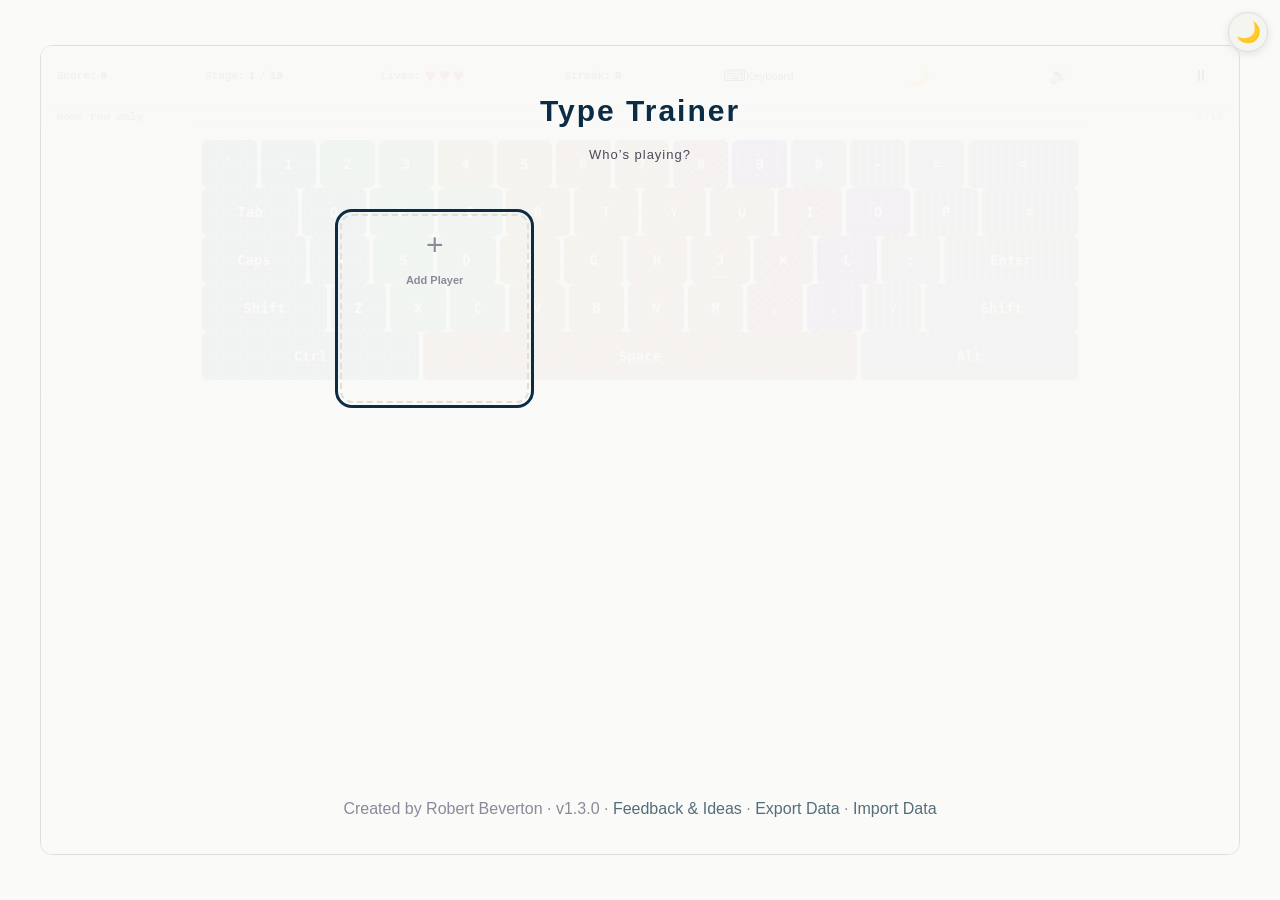
<file: index.html>
<!DOCTYPE html>
<html lang="en" data-theme="light">
<head>
  <meta charset="UTF-8">
  <meta name="viewport" content="width=device-width, initial-scale=1.0">
  <title>Type Trainer</title>
  <link rel="stylesheet" href="css/style.css">
</head>
<body>
  <!-- Mobile/tablet gate — shown when no physical keyboard is detected -->
  <div id="mobile-gate" class="mobile-gate" role="alert" aria-live="assertive" hidden>
    <div class="mobile-gate-content">
      <div class="mobile-gate-icon" aria-hidden="true">
        <svg width="80" height="80" viewBox="0 0 80 80" fill="none" xmlns="http://www.w3.org/2000/svg">
          <rect x="8" y="44" width="64" height="28" rx="4" stroke="currentColor" stroke-width="3" fill="none"/>
          <rect x="12" y="50" width="8" height="6" rx="1" fill="currentColor" opacity="0.5"/>
          <rect x="22" y="50" width="8" height="6" rx="1" fill="currentColor" opacity="0.5"/>
          <rect x="32" y="50" width="8" height="6" rx="1" fill="currentColor" opacity="0.5"/>
          <rect x="42" y="50" width="8" height="6" rx="1" fill="currentColor" opacity="0.5"/>
          <rect x="52" y="50" width="8" height="6" rx="1" fill="currentColor" opacity="0.5"/>
          <rect x="16" y="60" width="48" height="6" rx="1" fill="currentColor" opacity="0.5"/>
          <path d="M40 12 L40 36 M32 28 L40 36 L48 28" stroke="currentColor" stroke-width="3" stroke-linecap="round" stroke-linejoin="round"/>
        </svg>
      </div>
      <h1 class="mobile-gate-title">This game needs a keyboard!</h1>
      <p class="mobile-gate-message">Plug in a keyboard or try on a laptop or desktop computer.</p>
    </div>
  </div>

  <button id="global-theme-toggle" class="global-theme-toggle" aria-label="Toggle light/dark theme" title="Toggle theme">
    <span class="theme-icon" aria-hidden="true"></span>
  </button>

  <div id="game-wrapper">
    <!-- HUD bar: score, stage, lives, streak, buttons -->
    <div id="hud" class="hud" aria-label="Game status">
      <div class="hud-item">Score: <span id="hud-score-value" aria-live="polite">0</span></div>
      <div class="hud-item">Stage: <span id="hud-stage-current">1</span>/<span id="hud-stage-total">10</span></div>
      <div class="hud-item" id="hud-lives">Lives: <span id="hud-lives-value" aria-live="polite">&#9829;&#9829;&#9829;</span></div>
      <div class="hud-item hud-streak">Streak: <span id="hud-streak-value" aria-live="polite">0</span></div>
      <button id="keyboard-toggle" class="hud-btn keyboard-toggle-btn" aria-label="Toggle on-screen keyboard" title="Toggle keyboard">
        <span class="hud-btn__icon">&#9000;</span>
        <span class="hud-btn__label">Keyboard</span>
      </button>
      <button id="theme-toggle" class="hud-btn theme-toggle-btn" aria-label="Toggle theme" title="Toggle light/dark theme">
        <span class="theme-icon" aria-hidden="true"></span>
      </button>
      <button id="mute-btn" class="hud-btn mute-btn" aria-label="Mute audio" aria-pressed="false" title="Toggle sound">
        <span class="mute-icon" aria-hidden="true">&#x1F50A;</span>
      </button>
      <button id="pause-btn" class="hud-btn" aria-label="Pause game">⏸</button>
    </div>

    <!-- Stage progress bar -->
    <div id="stage-bar" class="stage-bar">
      <span id="play-stage-label" class="stage-label" aria-live="polite">Home row only</span>
      <div class="stage-track">
        <div id="play-prog-fill" class="stage-fill" style="width: 0%"></div>
      </div>
      <span id="play-prog-pct" class="stage-progress">0/10</span>
    </div>

    <!-- Play mode area -->
    <div id="play-area" class="play-area" hidden>
      <div id="play-canvas-wrap" class="canvas-wrap">
        <canvas id="game-canvas"></canvas>
      </div>
    </div>

    <!-- On-screen keyboard container -->
    <div id="keyboard" class="keyboard-container" aria-hidden="true">
      <!-- Keyboard rendered by js/keyboard.js -->
    </div>

    <!-- Typed buffer display (Play mode) -->
    <div id="typed-row" class="typed-row">
      <span id="typed-display" class="typed-display"></span>
    </div>

    <!-- Overlay container for modal screens -->
    <div id="overlay" class="overlay">
      <!-- Player select, mode select, pause, game over injected here -->
    </div>
  </div>

  <script type="module" src="js/main.js"></script>
</body>
</html>
</file>
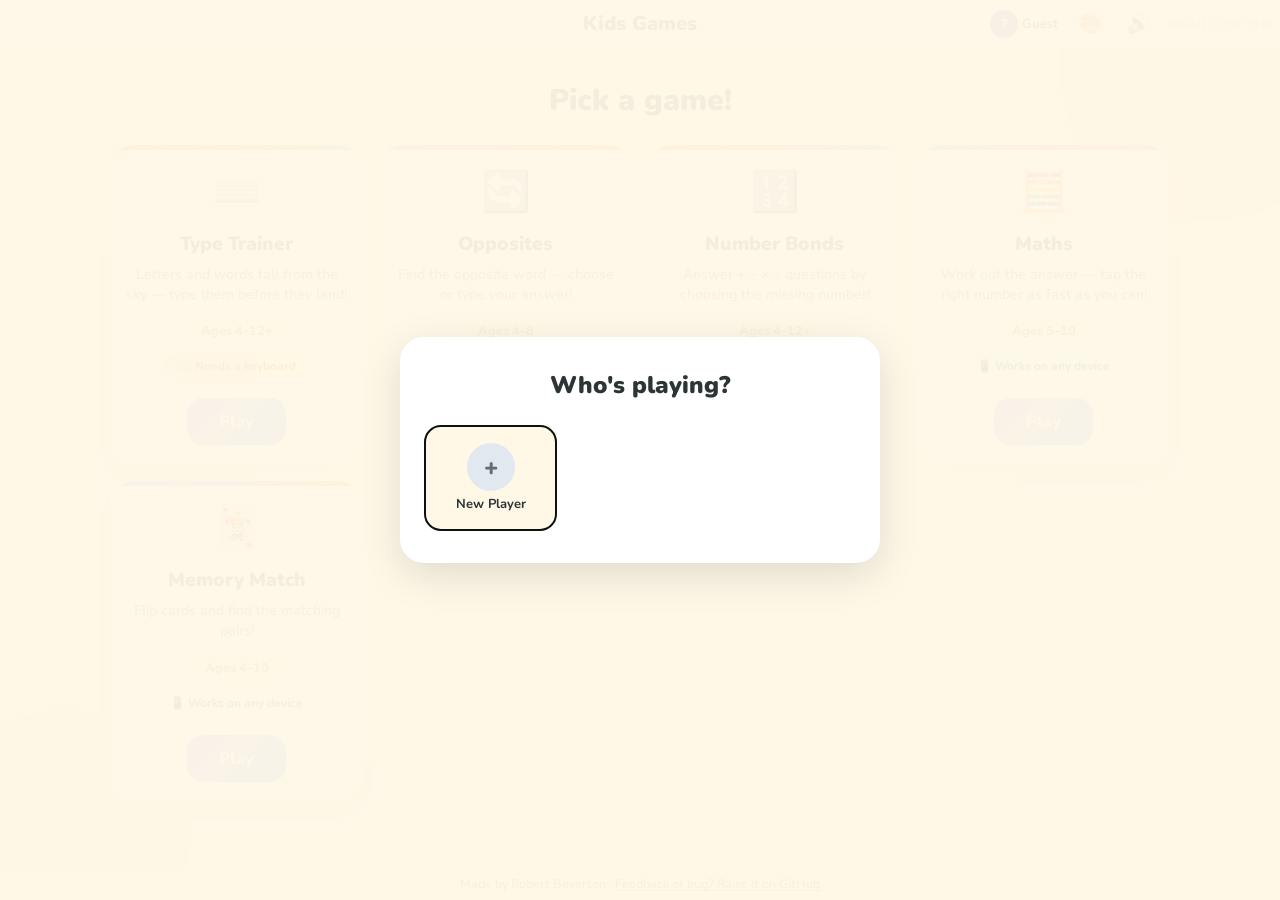
<file: docs/index.html>
<!DOCTYPE html>
<html lang="en" data-theme="colourful-light">
<head>
<meta charset="UTF-8">
<meta name="viewport" content="width=device-width, initial-scale=1.0">
<title>Kids Games</title>
<link rel="icon" href="data:image/svg+xml,<svg xmlns='http://www.w3.org/2000/svg' viewBox='0 0 100 100'><text y='.9em' font-size='90'>🎮</text></svg>">
<meta property="og:title" content="Kids Games">
<meta property="og:description" content="Fun, free, ad-free educational games for kids">
<meta property="og:type" content="website">
<link rel="preconnect" href="https://fonts.googleapis.com">
<link rel="preconnect" href="https://fonts.gstatic.com" crossorigin>
<link href="https://fonts.googleapis.com/css2?family=Nunito:wght@400;600;700;800;900&display=swap" rel="stylesheet">
<style>
/* shared/tokens.css — Design tokens for Kids Games hub
   Two themes: colourful-light, colourful-dark
   Set via data-theme attribute on <html> */

/* === Base Tokens (theme-agnostic) === */
:root {
  /* Typography */
  --font-family: 'Nunito', -apple-system, BlinkMacSystemFont, 'Segoe UI', Roboto, sans-serif;
  --font-mono: 'SF Mono', 'Cascadia Code', 'Consolas', monospace;

  /* Spacing scale */
  --space-xs: 4px;
  --space-sm: 8px;
  --space-md: 16px;
  --space-lg: 24px;
  --space-xl: 32px;
  --space-2xl: 48px;
  --space-3xl: 64px;  /* Oversized touch targets for young children */

  /* Border radius */
  --radius-sm: 4px;
  --radius-md: 8px;
  --radius-lg: 12px;
  --radius-xl: 16px;
  --radius-2xl: 24px;
  --radius-full: 9999px;

  /* Font sizes */
  --text-xs: 11px;   /* Admin/hint text only — not readable by ages 4-5 */
  --text-sm: 13px;   /* Secondary text — not reliable for pre-readers */
  --text-base: 16px;
  --text-lg: 20px;
  --text-xl: 24px;
  --text-2xl: 30px;
  --text-3xl: 36px;

  /* Transitions */
  --transition-fast: 150ms ease;
  --transition-normal: 300ms ease;

  /* === Usage Guide ===
     --bg:         Main page background
     --bg-surface: Elevated surfaces (cards, panels, modals)
     --bg-game:    Game play area (canvas container)
     --bg-overlay: Semi-transparent overlay behind modals

     Accent colours are for backgrounds, borders, and decorative fills.
     NOT safe as text colour on light themes — use --text-primary/secondary.
     On dark themes, all accents pass AA as text.
     Always pair colour feedback with animation/shape cues.

     --text-xs/--text-sm: Not readable by ages 4-5. Use --text-base+ for
     any content young children need to read.
  */

  /* TODO Phase 4: @media (prefers-contrast: more) overrides */

  /* Theme swatch colours — static, not theme-dependent (used by shell.css to preview each theme) */
  --swatch-colourful-light-bg: #FFF8E7;
  --swatch-colourful-light-border: #FF6B6B;
  --swatch-colourful-dark-bg: #1A1520;
  --swatch-colourful-dark-border: #C4A8FF;
}

/* === Colourful Light === */
:root[data-theme="colourful-light"] {
  /* Backgrounds */
  --bg: #FFF8E7;
  --bg-surface: #FFFFFF;
  --bg-game: #FFFFFF;
  --bg-overlay: rgba(255, 248, 231, 0.95);

  /* Text */
  --text-primary: #2D3436;
  --text-secondary: #636E72;
  --text-muted: #6E6E7E;       /* Darkened from #8A8A9A — 4.9:1 on white, 4.6:1 on cream */

  /* Borders */
  --border: #E2E8F0;
  --border-light: #EEEEEA;

  /* Shadows */
  --shadow: 0 8px 30px rgba(0,0,0,0.08);
  --shadow-lg: 0 12px 40px rgba(0,0,0,0.12);

  /* Accent colours — for backgrounds/borders/decorative use, NOT as text on light bg */
  --accent-primary: #FF6B6B;
  --accent-secondary: #4ECDC4;
  --accent-tertiary: #D4A300;   /* Darkened from #FFE66D — visible on cream (3.8:1) */
  --accent-purple: #A78BFA;
  --accent-warm: #FB923C;
  --accent-pink: #F472B6;
  --accent-blue: #60A5FA;

  /* Feedback */
  --success-bg: #D1FAE5;
  --success-text: #065F46;
  --error-bg: #FEE2E2;
  --error-text: #B91C1C;       /* Darkened from #DC2626 — 5.3:1 on error-bg */
  --warning-bg: #FEF3C7;
  --warning-text: #92400E;

  /* Buttons — MUST be solid colours, not gradients.
     Colourful gradient applied in component CSS via background: linear-gradient() */
  --btn-primary-bg: #7C5FE0;   /* Solid purple — used for border-color, outline, etc. */
  --btn-primary-text: #FFFFFF;  /* 4.8:1 on #7C5FE0 */
  --btn-primary-hover: #6A4FCC;
  --btn-secondary-bg: transparent;
  --btn-secondary-text: #2D3436;
  --btn-secondary-border: #E2E8F0;
  --btn-secondary-hover: #F5F5F0;

  /* HUD / Shell bar */
  --hud-bg: #FFFFFF;
  --hud-text: #2D3436;
  --hud-accent: #7C5FE0;       /* Darkened from #A78BFA — 4.6:1 on white */
}

/* === Colourful Dark === */
:root[data-theme="colourful-dark"] {
  /* Backgrounds */
  --bg: #1A1520;
  --bg-surface: #251E2C;
  --bg-game: #1A1520;
  --bg-overlay: rgba(26, 21, 32, 0.95);

  /* Text */
  --text-primary: #F0ECF4;
  --text-secondary: #BDB4C8;
  --text-muted: #9590A5;       /* Lightened from #8A8098 — 4.8:1 on surface */

  /* Borders */
  --border: #3A3244;
  --border-light: #2E2838;

  /* Shadows */
  --shadow: 0 8px 30px rgba(0,0,0,0.25);
  --shadow-lg: 0 12px 40px rgba(0,0,0,0.35);

  /* Accent colours (brighter for dark bg contrast) — all pass 7:1+ on dark bg */
  --accent-primary: #FF8A8A;
  --accent-secondary: #6EE7D8;
  --accent-tertiary: #F5DC78;   /* Slightly desaturated from #FFE66D — reduces halation */
  --accent-purple: #C4A8FF;
  --accent-warm: #FFB06A;
  --accent-pink: #F9A8D4;
  --accent-blue: #80B4FF;

  /* Feedback */
  --success-bg: rgba(52, 211, 153, 0.15);
  --success-text: #6EE7B7;
  --error-bg: rgba(255, 107, 107, 0.15);
  --error-text: #FF8A8A;
  --warning-bg: rgba(255, 230, 109, 0.15);
  --warning-text: #F5DC78;

  /* Buttons — solid colours only */
  --btn-primary-bg: #C4A8FF;
  --btn-primary-text: #1A1520;
  --btn-primary-hover: #A888EE;
  --btn-secondary-bg: transparent;
  --btn-secondary-text: #F0ECF4;
  --btn-secondary-border: #3A3244;
  --btn-secondary-hover: #2E2838;

  /* HUD / Shell bar */
  --hud-bg: #251E2C;
  --hud-text: #F0ECF4;
  --hud-accent: #C4A8FF;
}

/* === Reduced Motion === */
@media (prefers-reduced-motion: reduce) {
  *, *::before, *::after {
    animation: none !important;
    transition: none !important;
  }
}
/* shared/shell.css — Shell bar styles
   Uses kg- prefix on all class names to avoid conflicts with game CSS.
   All colours reference shared design tokens (var(--*)). */

/* Enforce [hidden] — author display rules (e.g. display:flex) override the
   user-agent's [hidden]{display:none}, so we must re-apply it explicitly. */
[hidden] { display: none !important; }

/* === Shell Bar === */
.kg-shell {
  position: fixed;
  top: 0;
  left: 0;
  right: 0;
  height: 48px;
  background: var(--hud-bg);
  border-bottom: 1px solid var(--border);
  display: flex;
  align-items: center;
  gap: var(--space-xs);
  padding: 0 var(--space-sm);
  z-index: 1000;
  font-family: var(--font-family);
}

/* Body offset — games/hub must add this so content isn't hidden under bar */
body {
  padding-top: 56px;
}

.kg-shell__btn {
  display: flex;
  align-items: center;
  gap: var(--space-xs);
  padding: var(--space-xs) var(--space-sm);
  min-height: 44px;
  min-width: 44px;
  background: none;
  border: none;
  border-radius: var(--radius-md);
  cursor: pointer;
  color: var(--hud-text);
  font-family: var(--font-family);
  font-size: var(--text-sm);
  font-weight: 700;
  transition: background var(--transition-fast);
  white-space: nowrap;
}

.kg-shell__btn:hover {
  background: var(--border);
}

.kg-shell__btn:focus-visible {
  outline: 2px solid var(--hud-accent);
  outline-offset: 2px;
}

.kg-shell__icon {
  font-size: var(--text-lg);
  line-height: 1;
}

.kg-shell__label {
  font-size: var(--text-sm);
  color: var(--hud-text);
}

.kg-shell__title {
  position: absolute;
  left: 50%;
  transform: translateX(-50%);
  font-size: var(--text-lg);
  font-weight: 900;
  color: var(--hud-text);
  white-space: nowrap;
  pointer-events: auto;
}

.kg-shell__home {
  text-decoration: none;
  border-radius: var(--radius-md);
  padding: 2px 8px;
  transition: background var(--transition-fast);
}

.kg-shell__home:hover {
  background: var(--border);
}

.kg-shell__spacer {
  flex: 1;
}

.kg-shell__version {
  font-size: 10px;
  font-family: var(--font-family);
  color: var(--hud-text);
  opacity: 0.35;
  white-space: nowrap;
  user-select: none;
}

.kg-shell__avatar {
  display: inline-flex;
  align-items: center;
  justify-content: center;
  width: 28px;
  height: 28px;
  border-radius: var(--radius-full);
  background: var(--hud-accent);
  color: var(--hud-bg);
  font-weight: 900;
  font-size: var(--text-sm);
}

/* === Games Dropdown === */
.kg-shell__games-wrap {
  position: relative;
}

.kg-games-dropdown {
  position: absolute;
  top: calc(100% + 4px);
  left: 0;
  background: var(--bg-surface);
  border: 1px solid var(--border);
  border-radius: var(--radius-lg);
  box-shadow: var(--shadow-lg);
  min-width: 180px;
  z-index: 1001;
  overflow: hidden;
}

.kg-game-link {
  display: flex;
  align-items: center;
  gap: var(--space-sm);
  padding: var(--space-sm) var(--space-md);
  color: var(--text-primary);
  text-decoration: none;
  font-family: var(--font-family);
  font-size: var(--text-base);
  font-weight: 700;
  transition: background var(--transition-fast);
  min-height: 44px;
}

.kg-game-link:hover {
  background: var(--border);
}

.kg-game-link__icon {
  font-size: var(--text-xl);
}

/* === Theme Dropdown === */
.kg-theme-dropdown {
  position: fixed;
  top: 52px;
  right: var(--space-sm);
  background: var(--bg-surface);
  border: 1px solid var(--border);
  border-radius: var(--radius-lg);
  box-shadow: var(--shadow-lg);
  min-width: 180px;
  z-index: 1001;
  overflow: hidden;
}

.kg-theme-option {
  display: flex;
  align-items: center;
  gap: var(--space-sm);
  width: 100%;
  padding: var(--space-sm) var(--space-md);
  background: none;
  border: none;
  cursor: pointer;
  color: var(--text-primary);
  font-family: var(--font-family);
  font-size: var(--text-base);
  font-weight: 700;
  text-align: left;
  transition: background var(--transition-fast);
  min-height: 44px;
}

.kg-theme-option:hover,
.kg-theme-option.active {
  background: var(--border);
}

.kg-theme-swatch {
  display: inline-block;
  width: 20px;
  height: 20px;
  border-radius: var(--radius-full);
  border: 2px solid var(--border);
  flex-shrink: 0;
}

.kg-theme-swatch--colourful-light { background: var(--swatch-colourful-light-bg); border-color: var(--swatch-colourful-light-border); }
.kg-theme-swatch--colourful-dark  { background: var(--swatch-colourful-dark-bg);  border-color: var(--swatch-colourful-dark-border); }

/* === Overlays === */
.kg-overlay {
  position: fixed;
  inset: 0;
  background: var(--bg-overlay);
  z-index: 1100;
  display: flex;
  align-items: center;
  justify-content: center;
  padding: var(--space-lg);
}

.kg-overlay__content {
  background: var(--bg-surface);
  border-radius: var(--radius-2xl);
  padding: var(--space-xl) var(--space-lg);
  box-shadow: var(--shadow-lg);
  width: 100%;
  max-width: 480px;
  max-height: calc(100vh - var(--space-2xl));
  overflow-y: auto;
}

.kg-overlay__heading {
  font-size: var(--text-xl);
  font-weight: 900;
  color: var(--text-primary);
  margin-bottom: var(--space-lg);
  text-align: center;
}

/* === Player Grid === */
.kg-player-grid {
  display: grid;
  grid-template-columns: repeat(auto-fill, minmax(120px, 1fr));
  gap: var(--space-md);
}

.kg-player-card {
  display: flex;
  flex-direction: column;
  align-items: center;
  gap: var(--space-xs);
  padding: var(--space-md) var(--space-sm);
  background: var(--bg);
  border: 2px solid var(--border);
  border-radius: var(--radius-xl);
  cursor: pointer;
  min-height: 44px;
  font-family: var(--font-family);
  transition: transform var(--transition-fast), box-shadow var(--transition-fast);
}

.kg-player-card:hover {
  transform: translateY(-2px);
  box-shadow: var(--shadow);
}

.kg-player-card--add {
  border-style: dashed;
  color: var(--text-secondary);
}

.kg-player-card__avatar {
  display: flex;
  align-items: center;
  justify-content: center;
  width: 48px;
  height: 48px;
  border-radius: var(--radius-full);
  background: var(--accent-purple);
  color: var(--bg-surface);
  font-size: var(--text-xl);
  font-weight: 900;
}

.kg-player-card--add .kg-player-card__avatar {
  background: var(--border);
  color: var(--text-secondary);
}

.kg-player-card__name {
  font-size: var(--text-sm);
  font-weight: 700;
  color: var(--text-primary);
  text-align: center;
  max-width: 100%;
  overflow: hidden;
  text-overflow: ellipsis;
  white-space: nowrap;
}

.kg-player-card__bracket {
  font-size: var(--text-xs);
  color: var(--text-muted);
}

/* === Add Player Form === */
.kg-form-label {
  display: block;
  font-size: var(--text-sm);
  font-weight: 700;
  color: var(--text-secondary);
  margin-bottom: var(--space-xs);
  font-family: var(--font-family);
}

.kg-form-input {
  display: block;
  width: 100%;
  padding: var(--space-sm) var(--space-md);
  border: 2px solid var(--border);
  border-radius: var(--radius-lg);
  font-family: var(--font-family);
  font-size: var(--text-base);
  font-weight: 600;
  color: var(--text-primary);
  background: var(--bg);
  margin-bottom: var(--space-md);
  box-sizing: border-box;
  min-height: 44px;
  transition: border-color var(--transition-fast);
}

.kg-form-input:focus {
  outline: none;
  border-color: var(--hud-accent);
}

.kg-form-fieldset {
  border: none;
  padding: 0;
  margin: 0 0 var(--space-md) 0;
}

.kg-age-toggle {
  display: flex;
  gap: var(--space-xs);
  margin-bottom: var(--space-md);
}

.kg-age-tab {
  flex: 1;
  padding: var(--space-xs) var(--space-sm);
  border: 2px solid var(--border);
  border-radius: var(--radius-lg);
  background: none;
  cursor: pointer;
  font-family: var(--font-family);
  font-size: var(--text-sm);
  font-weight: 700;
  color: var(--text-secondary);
  min-height: 44px;
  transition: all var(--transition-fast);
}

.kg-age-tab.active {
  background: var(--hud-accent);
  border-color: var(--hud-accent);
  color: var(--bg-surface);
}

.kg-form-field {
  margin-bottom: var(--space-sm);
}

.kg-form-actions {
  display: flex;
  gap: var(--space-sm);
  margin-top: var(--space-md);
}

/* === Buttons === */
.kg-btn {
  display: inline-flex;
  align-items: center;
  justify-content: center;
  padding: var(--space-sm) var(--space-lg);
  border-radius: var(--radius-xl);
  font-family: var(--font-family);
  font-size: var(--text-base);
  font-weight: 800;
  cursor: pointer;
  min-height: 48px;
  transition: all var(--transition-fast);
  border: 2px solid transparent;
}

.kg-btn--primary {
  background: var(--btn-primary-bg);
  color: var(--btn-primary-text);
  border-color: var(--btn-primary-bg);
  flex: 1;
}

.kg-btn--primary:hover:not(:disabled) {
  background: var(--btn-primary-hover);
  border-color: var(--btn-primary-hover);
}

.kg-btn--primary:disabled {
  opacity: 0.5;
  cursor: not-allowed;
}

.kg-btn--secondary {
  background: var(--btn-secondary-bg);
  color: var(--btn-secondary-text);
  border-color: var(--btn-secondary-border);
}

.kg-btn--secondary:hover {
  background: var(--btn-secondary-hover);
}

/* === Birthday nudge banner (Phase 4) === */
.kg-nudge-banner {
  width: 100%;
  margin-bottom: var(--space-sm);
  background: var(--warning-bg);
  border-radius: var(--radius-xl);
  padding: var(--space-sm) var(--space-md);
  display: flex;
  align-items: center;
  gap: var(--space-sm);
  font-family: var(--font-family);
  font-weight: 700;
  font-size: var(--text-sm);
  color: var(--text-primary);
  box-sizing: border-box;
}

.kg-nudge-banner__dismiss {
  background: none;
  border: none;
  cursor: pointer;
  font-size: var(--text-lg);
  color: var(--text-secondary);
  margin-left: auto;
  min-height: 44px;
  min-width: 44px;
  display: flex;
  align-items: center;
  justify-content: center;
}

/* === Responsive === */
@media (max-width: 540px) {
  .kg-shell__label {
    display: none;
  }
  .kg-shell__version {
    display: none;
  }
}

@media (max-width: 400px) {
  .kg-shell__title {
    display: none;
  }
  .kg-player-grid {
    grid-template-columns: repeat(2, 1fr);
  }
}
  * { margin: 0; padding: 0; box-sizing: border-box; }

  body {
    font-family: var(--font-family);
    background: var(--bg);
    min-height: 100vh;
    overflow-x: hidden;
    position: relative;
    padding-top: 56px;
  }

  /* Floating background shapes */
  body::before, body::after {
    content: '';
    position: fixed;
    border-radius: 50%;
    z-index: 0;
    opacity: 0.15;
    animation: floaty 8s ease-in-out infinite;
  }
  body::before {
    width: 300px; height: 300px;
    background: var(--accent-primary);
    top: -80px; right: -80px;
  }
  body::after {
    width: 250px; height: 250px;
    background: var(--accent-secondary);
    bottom: -60px; left: -60px;
    animation-delay: -4s;
  }

  @keyframes floaty {
    0%, 100% { transform: translate(0, 0) scale(1); }
    50% { transform: translate(15px, 20px) scale(1.05); }
  }

  .container {
    max-width: 1100px;
    margin: 0 auto;
    padding: 24px 20px 56px;
    position: relative;
    z-index: 1;
  }

  .games-grid {
    display: grid;
    grid-template-columns: repeat(auto-fit, minmax(220px, 1fr));
    gap: var(--space-md);
  }

  .game-card {
    background: var(--bg-surface);
    border-radius: var(--radius-2xl);
    padding: 20px 16px;
    box-shadow: var(--shadow);
    text-align: center;
    text-decoration: none;
    color: var(--text-primary);
    position: relative;
    overflow: hidden;
    transition: transform 0.25s, box-shadow 0.25s;
    display: flex;
    flex-direction: column;
    align-items: center;
    gap: 4px;
  }

  .game-card::before {
    content: '';
    position: absolute;
    top: 0; left: 0; right: 0;
    height: 5px;
  }

  .game-card:hover {
    transform: translateY(-6px);
    box-shadow: var(--shadow-lg);
  }

  .game-card:active {
    transform: translateY(-2px) scale(0.98);
  }

  .game-card.type-trainer::before {
    background: linear-gradient(90deg, var(--accent-primary), var(--accent-tertiary), var(--accent-secondary));
  }

  .game-card.opposites::before {
    background: linear-gradient(90deg, var(--accent-purple), var(--accent-primary), var(--accent-tertiary));
  }

  .game-card.number-bonds::before {
    background: linear-gradient(90deg, var(--accent-tertiary), var(--accent-primary), var(--accent-secondary));
  }

  .game-card.maths::before {
    background: linear-gradient(90deg, var(--accent-secondary), var(--accent-primary), var(--accent-purple));
  }

  .game-card.memory-match::before {
    background: linear-gradient(90deg, var(--accent-blue), var(--accent-purple), var(--accent-tertiary));
  }

  .game-card.coming-soon {
    opacity: 0.7;
    cursor: default;
    pointer-events: none;
  }

  .coming-soon-badge {
    display: inline-block;
    background: var(--bg);
    border-radius: var(--radius-lg);
    padding: 4px 14px;
    font-size: 0.8rem;
    font-weight: 700;
    color: var(--text-secondary);
    margin-bottom: 16px;
  }

  .game-icon {
    font-size: 2.5rem;
    margin-bottom: 8px;
    display: block;
  }

  .game-title {
    font-weight: 900;
    font-size: 1.2rem;
    margin-bottom: 4px;
  }

  .game-desc {
    font-size: 0.88rem;
    color: var(--text-secondary);
    font-weight: 600;
    margin-bottom: 10px;
    line-height: 1.4;
  }

  .game-badge {
    display: inline-block;
    background: var(--bg);
    border-radius: var(--radius-lg);
    padding: 4px 14px;
    font-size: 0.8rem;
    font-weight: 700;
    color: var(--text-secondary);
    margin-bottom: 6px;
  }

  .device-badge {
    display: inline-block;
    border-radius: var(--radius-lg);
    padding: 4px 14px;
    font-size: 0.75rem;
    font-weight: 700;
    margin-bottom: 16px;
  }

  .device-badge.any-device {
    background: var(--success-bg);
    color: var(--success-text);
  }

  .device-badge.keyboard-required {
    background: var(--warning-bg);
    color: var(--warning-text);
  }

  /* On touch-only devices, dim keyboard-required games and reorder grid */
  .touch-device .game-card.needs-keyboard {
    opacity: 0.55;
    order: 1;
  }
  .touch-device .game-card.needs-keyboard:hover {
    opacity: 0.8;
  }
  .touch-device .game-card:not(.needs-keyboard) {
    order: 0;
  }

  .play-btn {
    display: inline-block;
    background: linear-gradient(135deg, var(--accent-purple), var(--accent-blue));
    color: var(--btn-primary-text);
    border-radius: var(--radius-xl);
    padding: 12px 32px;
    font-family: var(--font-family);
    font-weight: 800;
    font-size: 1.05rem;
    transition: box-shadow 0.2s;
  }

  .game-card:hover .play-btn {
    box-shadow: 0 4px 15px rgba(167,139,250,0.3);
  }

  .kg-hub-welcome {
    font-size: var(--text-2xl);
    font-weight: 900;
    color: var(--text-primary);
    text-align: center;
    margin-bottom: var(--space-lg);
  }

  .hub-footer {
    position: fixed;
    bottom: 0; left: 0; right: 0;
    z-index: 10;
    text-align: center;
    padding: 8px 16px;
    font-size: 0.78rem;
    font-weight: 600;
    color: var(--text-secondary);
    background: var(--bg);
    border-top: 1px solid var(--bg-surface);
  }

  .hub-footer a {
    color: var(--text-secondary);
    text-decoration: underline;
    text-underline-offset: 2px;
  }

  .hub-footer a:hover { color: var(--text-primary); }

  @media (max-width: 480px) {
    .game-card { padding: 16px 12px; }
  }
</style>
</head>
<body data-page="hub">
<!-- Kids Games Shell Bar -->
<div id="kg-shell" class="kg-shell" role="banner">
  <!-- Games dropdown -->
  <div class="kg-shell__games-wrap">
    <button id="kg-games-btn" class="kg-shell__btn kg-shell__games-btn" aria-expanded="false" aria-controls="kg-games-dropdown">
      <span class="kg-shell__icon" aria-hidden="true">🎮</span>
      <span class="kg-shell__label">Games</span>
    </button>
    <div id="kg-games-dropdown" class="kg-games-dropdown" hidden>
      <!-- Populated by shell.js -->
    </div>
  </div>

  <!-- Page title — links home -->
  <a id="kg-page-title" class="kg-shell__title kg-shell__home" href="/kids-games/">Kids Games</a>

  <!-- Spacer -->
  <span class="kg-shell__spacer"></span>

  <!-- Player -->
  <button id="kg-player-btn" class="kg-shell__btn kg-shell__player-btn" aria-label="Switch player">
    <span id="kg-player-avatar" class="kg-shell__avatar">?</span>
    <span id="kg-player-name" class="kg-shell__label">Guest</span>
  </button>

  <!-- Theme picker -->
  <button id="kg-theme-btn" class="kg-shell__btn" aria-label="Change theme" aria-expanded="false" aria-controls="kg-theme-dropdown" title="Theme">
    <span id="kg-theme-icon" class="kg-shell__icon" aria-hidden="true">🎨</span>
  </button>

  <!-- Volume -->
  <button id="kg-volume-btn" class="kg-shell__btn" aria-label="Toggle sound" aria-pressed="false" title="Sound">
    <span id="kg-volume-icon" class="kg-shell__icon" aria-hidden="true">🔊</span>
  </button>

  <!-- Build version — injected by build.sh -->
  <span class="kg-shell__version" title="Build version">8e82121 31 Mar 23:18</span>
</div>

<!-- Player select overlay -->
<div id="kg-player-overlay" class="kg-overlay" hidden>
  <div class="kg-overlay__content kg-player-select" role="dialog" aria-labelledby="kg-player-heading">
    <h2 id="kg-player-heading" class="kg-overlay__heading">Who's playing?</h2>
    <div id="kg-player-grid" class="kg-player-grid">
      <!-- Player cards + "Add player" card populated by shell.js -->
    </div>
  </div>
</div>

<!-- Add player overlay -->
<div id="kg-addplayer-overlay" class="kg-overlay" hidden>
  <div class="kg-overlay__content kg-addplayer-form" role="dialog" aria-labelledby="kg-addplayer-heading">
    <h2 id="kg-addplayer-heading" class="kg-overlay__heading">New Player</h2>
    <form id="kg-addplayer-form">
      <label class="kg-form-label" for="kg-name-input">Name</label>
      <input id="kg-name-input" class="kg-form-input" type="text" maxlength="20" autocomplete="off" placeholder="Your name" required>

      <fieldset class="kg-form-fieldset">
        <legend class="kg-form-label">How old are you? (optional)</legend>
        <div class="kg-age-toggle" role="tablist">
          <button type="button" class="kg-age-tab active" data-mode="dob" role="tab" aria-selected="true">Date of birth</button>
          <button type="button" class="kg-age-tab" data-mode="age" role="tab" aria-selected="false">Age number</button>
        </div>

        <div id="kg-dob-field" class="kg-form-field" role="tabpanel">
          <label class="kg-form-label" for="kg-dob-input">Date of birth</label>
          <input id="kg-dob-input" class="kg-form-input" type="date">
        </div>

        <div id="kg-age-field" class="kg-form-field" role="tabpanel" hidden>
          <label class="kg-form-label" for="kg-age-input">Age</label>
          <input id="kg-age-input" class="kg-form-input" type="number" min="3" max="99">
        </div>
      </fieldset>

      <div class="kg-form-actions">
        <button type="submit" class="kg-btn kg-btn--primary" id="kg-addplayer-submit" disabled>Let's go!</button>
        <button type="button" class="kg-btn kg-btn--secondary" id="kg-addplayer-cancel">Back</button>
      </div>
    </form>
  </div>
</div>

<!-- Theme picker dropdown -->
<div id="kg-theme-dropdown" class="kg-theme-dropdown" hidden>
  <button class="kg-theme-option" data-theme="colourful-light">
    <span class="kg-theme-swatch kg-theme-swatch--colourful-light"></span>
    Light
  </button>
  <button class="kg-theme-option" data-theme="colourful-dark">
    <span class="kg-theme-swatch kg-theme-swatch--colourful-dark"></span>
    Dark
  </button>
</div>

<div class="container">
  <h1 id="kg-hub-welcome" class="kg-hub-welcome">Pick a game!</h1>

  <div class="games-grid">
    <a href="type-trainer.html" class="game-card type-trainer needs-keyboard">
      <span class="game-icon">⌨️</span>
      <div class="game-title">Type Trainer</div>
      <div class="game-desc">Letters and words fall from the sky — type them before they land!</div>
      <div class="game-badge">Ages 4–12+</div>
      <div class="device-badge keyboard-required">⌨️ Needs a keyboard</div>
      <span class="play-btn">Play</span>
    </a>

    <a href="opposites.html" class="game-card opposites">
      <span class="game-icon">🔄</span>
      <div class="game-title">Opposites</div>
      <div class="game-desc">Find the opposite word — choose or type your answer!</div>
      <div class="game-badge">Ages 4–8</div>
      <div class="device-badge any-device">📱 Works on any device</div>
      <span class="play-btn">Play</span>
    </a>

    <a href="number-bonds.html" class="game-card number-bonds">
      <span class="game-icon">🔢</span>
      <div class="game-title">Number Bonds</div>
      <div class="game-desc">Answer + − × ÷ questions by choosing the missing number!</div>
      <div class="game-badge">Ages 4–12+</div>
      <div class="device-badge any-device">📱 Works on any device</div>
      <span class="play-btn">Play</span>
    </a>

    <a href="maths.html" class="game-card maths">
      <span class="game-icon">🧮</span>
      <div class="game-title">Maths</div>
      <div class="game-desc">Work out the answer — tap the right number as fast as you can!</div>
      <div class="game-badge">Ages 5–10</div>
      <div class="device-badge any-device">📱 Works on any device</div>
      <span class="play-btn">Play</span>
    </a>

    <a href="memory-match.html" class="game-card memory-match">
      <span class="game-icon">🃏</span>
      <div class="game-title">Memory Match</div>
      <div class="game-desc">Flip cards and find the matching pairs!</div>
      <div class="game-badge">Ages 4–10</div>
      <div class="device-badge any-device">📱 Works on any device</div>
      <span class="play-btn">Play</span>
    </a>
  </div>
</div>

<footer class="hub-footer">
  Made by Robert Beverton &middot; <a href="https://github.com/RobertBeverton/kids-games/issues/new" target="_blank" rel="noopener">Feedback or bug? Raise it on GitHub</a>
</footer>

  <script>
(function() { 'use strict';
// shared/storage.js — Player profiles and namespaced game data
// NOTE: This file is concatenated INSIDE the shell IIFE by the build script.
// Do NOT wrap in its own IIFE.

const STORAGE_PREFIX = 'kidsgames_';
const PLAYERS_KEY = STORAGE_PREFIX + 'players';
const ACTIVE_KEY = STORAGE_PREFIX + 'activePlayer';

function _read(key) {
  try {
    const raw = localStorage.getItem(key);
    return raw === null ? null : JSON.parse(raw);
  } catch (e) {
    console.error('KidsGames: corrupt data for key', key, e);
    return null;
  }
}

function _write(key, val) {
  try {
    localStorage.setItem(key, JSON.stringify(val));
    return true;
  } catch (e) {
    console.error('KidsGames: storage write failed', key, e);
    return false;
  }
}

// Sanitise player names: letters/numbers/spaces/hyphens/apostrophes, max 20 chars
function sanitiseName(name) {
  return name.replace(/[^\p{L}\p{N} '\-]/gu, '').trim().slice(0, 20);
}

// Escape HTML to prevent injection when inserting into innerHTML
function escapeHtml(str) {
  const el = document.createElement('span');
  el.textContent = str;
  return el.innerHTML;
}

function getAllPlayers() {
  return _read(PLAYERS_KEY) || {};
}

function getPlayer(name) {
  const players = getAllPlayers();
  return players[name] || null;
}

function createPlayer(name, { dob, manualAge }) {
  name = sanitiseName(name);
  if (!name) return false;
  const players = getAllPlayers();
  if (players[name]) return false; // already exists
  players[name] = {
    name: name,
    dob: dob || null,
    manualAge: dob ? null : (manualAge || null),
    theme: getDefaultTheme(),
    createdAt: new Date().toISOString().slice(0, 10)
  };
  // Return the sanitised name on success so callers can look up the right key
  return _write(PLAYERS_KEY, players) ? name : false;
}

function savePlayer(name, data) {
  const players = getAllPlayers();
  if (!players[name]) return;
  players[name] = { ...players[name], ...data };
  _write(PLAYERS_KEY, players);
}

function deletePlayer(name) {
  const players = getAllPlayers();
  delete players[name];
  _write(PLAYERS_KEY, players);
  // Clean up game-specific data — match exact suffix pattern
  const suffix = '_' + name;
  try {
    Object.keys(localStorage).forEach(k => {
      if (k.startsWith(STORAGE_PREFIX) && k.endsWith(suffix) && k !== PLAYERS_KEY && k !== ACTIVE_KEY) {
        localStorage.removeItem(k);
      }
    });
  } catch (e) {
    console.error('KidsGames: failed to clean up game data for player', name, e);
  }
}

function getActivePlayer() {
  const name = _read(ACTIVE_KEY);
  return name ? getPlayer(name) : null;
}

function setActivePlayer(name) {
  _write(ACTIVE_KEY, name);
}

function getAgeBracket(player) {
  const age = getAge(player);
  if (age === null) return '6-8'; // fallback
  if (age <= 5) return '4-5';
  if (age <= 8) return '6-8';
  if (age <= 12) return '9-12';
  return '13+';
}

function getAge(player) {
  if (player.dob) {
    const today = new Date();
    const birth = new Date(player.dob);
    let age = today.getFullYear() - birth.getFullYear();
    const monthDiff = today.getMonth() - birth.getMonth();
    if (monthDiff < 0 || (monthDiff === 0 && today.getDate() < birth.getDate())) age--;
    return age;
  }
  return player.manualAge || null;
}

function getDefaultTheme() {
  return window.matchMedia && window.matchMedia('(prefers-color-scheme: dark)').matches
    ? 'colourful-dark' : 'colourful-light';
}

// Game-specific data
function loadGameData(gameId) {
  const player = getActivePlayer();
  if (!player) return {};
  return _read(STORAGE_PREFIX + gameId + '_' + player.name) || {};
}

function saveGameData(gameId, data) {
  const player = getActivePlayer();
  if (!player) return;
  _write(STORAGE_PREFIX + gameId + '_' + player.name, data);
}
// shared/shell.js — Shell bar logic
// NOTE: The build script wraps storage.js + shell.js together in a single IIFE.
// Storage functions (getPlayer, savePlayer, etc.) are available here without import.




  // --- Expose public API ---
  const _playerChangeListeners = [];

  window.KidsGames = {
    get player() {
      const p = getActivePlayer();
      if (!p) return null;
      return { name: p.name, ageBracket: getAgeBracket(p), theme: p.theme };
    },
    get muted() { return muted; },
    loadGameData: loadGameData,
    saveGameData: saveGameData,
    onPlayerChange(fn) { _playerChangeListeners.push(fn); },
  };

  function _notifyPlayerChange() {
    const ctx = window.KidsGames.player;
    _playerChangeListeners.forEach(fn => { try { fn(ctx); } catch(e) { console.error(e); } });
  }

  // --- Games list — update when adding new games ---
  const GAMES = [
    { id: 'type-trainer',  title: 'Type Trainer',  icon: '⌨️',  url: 'type-trainer.html',  needsKeyboard: true  },
    { id: 'opposites',     title: 'Opposites',      icon: '🔄',  url: 'opposites.html',     needsKeyboard: false },
    { id: 'number-bonds',  title: 'Number Bonds',   icon: '🔢',  url: 'number-bonds.html',  needsKeyboard: false },
  ];

  // --- Volume state ---
  let muted = false;

  // --- Migration helpers ---

  function bracketToAge(bracket) {
    const map = { '4-5': 5, '6-8': 7, '9-12': 10, 'Adult': 18, '13+': 18 };
    return map[bracket] || 7;
  }

  function migrateTypeTrainerData() {
    // Only run once
    if (localStorage.getItem('kidsgames_migrated_typetrainer')) return;

    let oldPlayers;
    try {
      oldPlayers = JSON.parse(localStorage.getItem('players') || 'null');
    } catch (e) {
      console.error('KidsGames: corrupt old player data, skipping migration', e);
      localStorage.setItem('kidsgames_migrated_typetrainer', 'true');
      return;
    }

    if (!oldPlayers || !oldPlayers.players) {
      localStorage.setItem('kidsgames_migrated_typetrainer', 'true');
      return;
    }

    // Migrate each player profile
    Object.entries(oldPlayers.players).forEach(([name, data]) => {
      if (!getPlayer(name)) {
        const theme = data.settings && data.settings.theme ? data.settings.theme : 'colourful-light';
        const themeMap = { 'light': 'colourful-light', 'dark': 'colourful-dark', 'clean-light': 'colourful-light', 'clean-dark': 'colourful-dark', 'colourful-light': 'colourful-light', 'colourful-dark': 'colourful-dark' };
        createPlayer(name, { dob: null, manualAge: bracketToAge(data.ageBracket) });
        savePlayer(name, { theme: themeMap[theme] || theme });
      }
      // Migrate game-specific data
      const key = STORAGE_PREFIX + 'typetrainer_' + name;
      _write(key, {
        highScore: data.highScore || 0,
        highestStage: data.highestStage || 0,
        totalGamesPlayed: data.totalGamesPlayed || 0,
        stats: data.stats || {},
        speedPreference: (data.settings && data.settings.speedPreference) || 1.8,
      });
    });

    // Set active player from old data
    const lastPlayer = localStorage.getItem('typingGame_lastPlayer');
    if (lastPlayer && getPlayer(lastPlayer)) {
      setActivePlayer(lastPlayer);
    }

    // Clean up old keys (only if migration succeeded)
    const newPlayers = getAllPlayers();
    if (Object.keys(newPlayers).length > 0) {
      localStorage.removeItem('players');
      localStorage.removeItem('currentPlayer');
      localStorage.removeItem('typingGame_theme');
      localStorage.removeItem('typingGame_lastPlayer');
    } else {
      console.error('KidsGames: migration wrote no players — keeping old keys as backup');
    }
    localStorage.setItem('kidsgames_migrated_typetrainer', 'true');
  }

  // --- Form helpers ---
  function _resetAddPlayerForm() {
    const nameInput = document.getElementById('kg-name-input');
    nameInput.value = '';
    nameInput.disabled = false;
    document.getElementById('kg-dob-input').value = '';
    document.getElementById('kg-age-input').value = '';
    document.getElementById('kg-addplayer-submit').disabled = true;
    document.getElementById('kg-addplayer-heading').textContent = 'New Player';
    // Reset to DoB tab
    document.querySelectorAll('.kg-age-tab').forEach(tab => {
      const isDob = tab.dataset.mode === 'dob';
      tab.classList.toggle('active', isDob);
      tab.setAttribute('aria-selected', isDob ? 'true' : 'false');
    });
    document.getElementById('kg-dob-field').hidden = false;
    document.getElementById('kg-age-field').hidden = true;
  }

  function _cancelAgeUpdate() {
    const form = document.getElementById('kg-addplayer-form');
    if (form._ageUpdateHandler) {
      form.removeEventListener('submit', form._ageUpdateHandler);
      form._ageUpdateHandler = null;
    }
    _resetAddPlayerForm();
  }

  // --- Age update (from nudge banner) ---
  function showAgeUpdate(player) {
    const addOverlay = document.getElementById('kg-addplayer-overlay');
    const playerOverlay = document.getElementById('kg-player-overlay');
    _cancelAgeUpdate(); // clean up any stale handler and reset form state
    document.getElementById('kg-addplayer-heading').textContent = 'Update age for ' + escapeHtml(player.name);
    const nameInput = document.getElementById('kg-name-input');
    nameInput.value = player.name;
    nameInput.disabled = true;
    document.getElementById('kg-addplayer-submit').disabled = false;
    playerOverlay.hidden = true;
    addOverlay.hidden = false;

    const form = document.getElementById('kg-addplayer-form');
    function handler(e) {
      e.preventDefault();
      const dob = document.getElementById('kg-dob-input').value || null;
      const manualAge = document.getElementById('kg-age-input').value
        ? parseInt(document.getElementById('kg-age-input').value) : null;
      savePlayer(player.name, {
        dob: dob || player.dob,
        manualAge: dob ? null : (manualAge || player.manualAge),
        lastAgeNudge: new Date().toISOString().slice(0, 10),
      });
      addOverlay.hidden = true;
      _cancelAgeUpdate();
      showPlayerSelect();
    }
    form._ageUpdateHandler = handler;
    form.addEventListener('submit', handler);
  }

  // --- OS colour scheme detection ---
  function applyOSThemePreference() {
    // Only applies if no active player (first visit or guest)
    if (getActivePlayer()) return;
    // Default to colourful-light for both light and no-preference
    const prefersDark = window.matchMedia('(prefers-color-scheme: dark)').matches;
    const theme = prefersDark ? 'colourful-dark' : 'colourful-light';
    document.documentElement.setAttribute('data-theme', theme);
  }

  // --- Init ---
  let _initialized = false;  // guard against double-invocation

  function initShell() {
    if (_initialized) return;
    _initialized = true;

    applyOSThemePreference();

    // Migrate old type trainer data (only runs once, only on type-trainer page)
    if (document.body.dataset.page === 'type-trainer') {
      migrateTypeTrainerData();
    }

    renderGamesDropdown();

    // Restrict DoB input to today (prevents negative ages from future dates)
    const dobInput = document.getElementById('kg-dob-input');
    if (dobInput) dobInput.max = new Date().toISOString().slice(0, 10);

    // Hide games dropdown button on the hub (hub IS the games list)
    if (document.body.dataset.page === 'hub') {
      document.getElementById('kg-games-btn').hidden = true;
    }

    const activePlayer = getActivePlayer();
    if (!activePlayer) {
      showPlayerSelect();
    } else {
      applyPlayer(activePlayer);
    }
    bindEvents();
  }

  // --- Player selection ---
  function getPlayersDueForNudge(players) {
    return Object.values(players).filter(p => {
      if (getAge(p) === null) return false;
      // Don't show if dismissed less than 7 days ago
      const lastSeen = p.lastAgeNudgeSeen || '2000-01-01';
      const daysSinceSeen = (Date.now() - new Date(lastSeen).getTime()) / 86400000;
      if (daysSinceSeen < 7) return false;
      // Show if it's been at least a year since last nudge
      const lastNudge = p.lastAgeNudge || p.createdAt;
      const daysSinceNudge = (Date.now() - new Date(lastNudge).getTime()) / 86400000;
      return daysSinceNudge >= 365;
    });
  }

  function showPlayerSelect() {
    const overlay = document.getElementById('kg-player-overlay');
    const grid = document.getElementById('kg-player-grid');
    const players = getAllPlayers();

    let html = '';
    Object.values(players).forEach(p => {
      const safeName = escapeHtml(p.name);
      const initial = escapeHtml(p.name.charAt(0).toUpperCase());
      const bracket = getAgeBracket(p);
      html += `
        <button class="kg-player-card" data-player="${p.name}">
          <span class="kg-player-card__avatar">${initial}</span>
          <span class="kg-player-card__name">${safeName}</span>
          <span class="kg-player-card__bracket">${bracket}</span>
        </button>`;
    });
    html += `
      <button class="kg-player-card kg-player-card--add" id="kg-add-player-btn" aria-label="Add new player">
        <span class="kg-player-card__avatar">+</span>
        <span class="kg-player-card__name">New Player</span>
      </button>`;

    const dueForNudge = getPlayersDueForNudge(players);
    const overlayContent = overlay.querySelector('.kg-overlay__content');
    // Remove any existing nudge banner
    const existingNudge = overlayContent.querySelector('.kg-nudge-banner');
    if (existingNudge) existingNudge.remove();

    if (dueForNudge.length > 0) {
      const names = dueForNudge.map(p => escapeHtml(p.name)).join(', ');
      const banner = document.createElement('div');
      banner.className = 'kg-nudge-banner';
      banner.innerHTML = `
        <span class="kg-nudge-banner__icon" aria-hidden="true">🎂</span>
        <span class="kg-nudge-banner__text">Time to check ages for ${names}!</span>
        <button class="kg-btn kg-btn--secondary kg-nudge-banner__btn" id="kg-nudge-update">Update ages</button>
        <button class="kg-nudge-banner__dismiss" aria-label="Dismiss age reminder">✕</button>
      `;
      overlayContent.insertBefore(banner, overlayContent.querySelector('.kg-overlay__heading').nextSibling);
    }

    grid.innerHTML = html;
    overlay.hidden = false;
    const firstCard = grid.querySelector('.kg-player-card');
    if (firstCard) firstCard.focus();

    if (dueForNudge.length > 0) {
      document.getElementById('kg-nudge-update')?.addEventListener('click', () => {
        showAgeUpdate(dueForNudge[0]);
      });
      overlayContent.querySelector('.kg-nudge-banner__dismiss')?.addEventListener('click', () => {
        dueForNudge.forEach(p => {
          savePlayer(p.name, { lastAgeNudgeSeen: new Date().toISOString().slice(0, 10) });
        });
        overlayContent.querySelector('.kg-nudge-banner')?.remove();
      });
    }
  }

  function applyPlayer(player) {
    setActivePlayer(player.name);
    // Migrate any clean theme stored before the theme reduction
    let theme = player.theme;
    if (theme === 'clean-light' || !theme) theme = 'colourful-light';
    else if (theme === 'clean-dark') theme = 'colourful-dark';
    if (theme !== player.theme) savePlayer(player.name, { theme });
    document.getElementById('kg-player-avatar').textContent = player.name.charAt(0).toUpperCase();
    document.getElementById('kg-player-name').textContent = player.name;
    document.documentElement.setAttribute('data-theme', theme);
    document.getElementById('kg-player-overlay').hidden = true;
    _notifyPlayerChange();
  }

  // --- Theme picker ---
  function setTheme(theme) {
    document.documentElement.setAttribute('data-theme', theme);
    const player = getActivePlayer();
    if (player) {
      savePlayer(player.name, { theme });
    }
  }

  function toggleThemeDropdown() {
    const dd = document.getElementById('kg-theme-dropdown');
    const btn = document.getElementById('kg-theme-btn');
    dd.hidden = !dd.hidden;
    btn.setAttribute('aria-expanded', !dd.hidden);
    if (!dd.hidden) {
      // Highlight current theme
      const current = document.documentElement.getAttribute('data-theme');
      dd.querySelectorAll('.kg-theme-option').forEach(b => {
        b.classList.toggle('active', b.dataset.theme === current);
      });
    }
  }

  // --- Games dropdown ---
  function renderGamesDropdown() {
    const dd = document.getElementById('kg-games-dropdown');
    dd.innerHTML = GAMES.map(g => `
      <a href="${g.url}" class="kg-game-link${g.needsKeyboard ? ' kg-needs-keyboard' : ''}">
        <span class="kg-game-link__icon">${g.icon}</span>
        <span class="kg-game-link__title">${escapeHtml(g.title)}</span>
      </a>
    `).join('');
  }

  // --- Volume ---
  function toggleMute() {
    muted = !muted;
    document.getElementById('kg-volume-icon').textContent = muted ? '🔇' : '🔊';
    document.getElementById('kg-volume-btn').setAttribute('aria-pressed', muted);
  }

  // --- Event binding ---
  function bindEvents() {
    // Games dropdown
    document.getElementById('kg-games-btn').addEventListener('click', () => {
      const dd = document.getElementById('kg-games-dropdown');
      const btn = document.getElementById('kg-games-btn');
      dd.hidden = !dd.hidden;
      btn.setAttribute('aria-expanded', !dd.hidden);
    });

    // Player button
    document.getElementById('kg-player-btn').addEventListener('click', showPlayerSelect);

    // Player card selection (delegated)
    document.getElementById('kg-player-grid').addEventListener('click', (e) => {
      const card = e.target.closest('.kg-player-card');
      if (!card) return;
      if (card.id === 'kg-add-player-btn') {
        document.getElementById('kg-player-overlay').hidden = true;
        _resetAddPlayerForm();
        document.getElementById('kg-addplayer-overlay').hidden = false;
        document.getElementById('kg-name-input').focus();
        return;
      }
      const name = card.dataset.player;
      const player = getPlayer(name);
      if (player) applyPlayer(player);
    });

    // Add player form
    document.getElementById('kg-addplayer-form').addEventListener('submit', (e) => {
      e.preventDefault();
      const name = document.getElementById('kg-name-input').value.trim();
      const dobInput = document.getElementById('kg-dob-input');
      const ageInput = document.getElementById('kg-age-input');
      const dob = dobInput.value || null;
      const manualAge = ageInput.value ? parseInt(ageInput.value) : null;

      if (!name) return;
      const created = createPlayer(name, { dob, manualAge });
      if (created) {
        const player = getPlayer(created);
        document.getElementById('kg-addplayer-overlay').hidden = true;
        _resetAddPlayerForm();
        applyPlayer(player);
      }
    });

    // Add player cancel
    document.getElementById('kg-addplayer-cancel').addEventListener('click', () => {
      document.getElementById('kg-addplayer-overlay').hidden = true;
      _cancelAgeUpdate();
      showPlayerSelect();
    });

    // Age toggle (dob vs manual)
    document.querySelectorAll('.kg-age-tab').forEach(tab => {
      tab.addEventListener('click', () => {
        document.querySelectorAll('.kg-age-tab').forEach(t => {
          t.classList.remove('active');
          t.setAttribute('aria-selected', 'false');
        });
        tab.classList.add('active');
        tab.setAttribute('aria-selected', 'true');
        const mode = tab.dataset.mode;
        document.getElementById('kg-dob-field').hidden = mode !== 'dob';
        document.getElementById('kg-age-field').hidden = mode !== 'age';
      });
    });

    // Enable submit when name is entered
    document.getElementById('kg-name-input').addEventListener('input', (e) => {
      document.getElementById('kg-addplayer-submit').disabled = !e.target.value.trim();
    });

    // Theme picker
    document.getElementById('kg-theme-btn').addEventListener('click', toggleThemeDropdown);
    document.getElementById('kg-theme-dropdown').addEventListener('click', (e) => {
      const option = e.target.closest('.kg-theme-option');
      if (!option) return;
      setTheme(option.dataset.theme);
      document.getElementById('kg-theme-dropdown').hidden = true;
      document.getElementById('kg-theme-btn').setAttribute('aria-expanded', 'false');
    });

    // Volume
    document.getElementById('kg-volume-btn').addEventListener('click', toggleMute);

    // Keyboard: Escape closes overlays/dropdowns, Tab traps focus in overlays
    document.addEventListener('keydown', (e) => {
      if (e.key === 'Escape') {
        const playerOverlay = document.getElementById('kg-player-overlay');
        const addOverlay = document.getElementById('kg-addplayer-overlay');
        const gamesDD = document.getElementById('kg-games-dropdown');
        const themeDD = document.getElementById('kg-theme-dropdown');

        if (!themeDD.hidden) {
          themeDD.hidden = true;
          document.getElementById('kg-theme-btn').setAttribute('aria-expanded', 'false');
          return;
        }
        if (!gamesDD.hidden) {
          gamesDD.hidden = true;
          document.getElementById('kg-games-btn').setAttribute('aria-expanded', 'false');
          return;
        }
        if (!addOverlay.hidden) { addOverlay.hidden = true; _cancelAgeUpdate(); showPlayerSelect(); return; }
        // Player overlay: only close if there's an active player (can't dismiss on first visit)
        if (!playerOverlay.hidden && getActivePlayer()) { playerOverlay.hidden = true; return; }
      }

      if (e.key === 'Tab') {
        const openOverlay = document.querySelector('.kg-overlay:not([hidden])');
        if (!openOverlay) return;
        const focusable = openOverlay.querySelectorAll('button:not([disabled]), input, select, textarea, a[href], [tabindex]:not([tabindex="-1"])');
        if (!focusable.length) return;
        const first = focusable[0];
        const last = focusable[focusable.length - 1];
        if (e.shiftKey && document.activeElement === first) {
          e.preventDefault(); last.focus();
        } else if (!e.shiftKey && document.activeElement === last) {
          e.preventDefault(); first.focus();
        }
      }
    });

    // Lock body scroll when overlay is open
    const scrollObserver = new MutationObserver(() => {
      const anyOpen = document.querySelector('.kg-overlay:not([hidden])');
      document.body.style.overflow = anyOpen ? 'hidden' : '';
    });
    document.querySelectorAll('.kg-overlay').forEach(o => {
      scrollObserver.observe(o, { attributes: true, attributeFilter: ['hidden'] });
    });

    // Close dropdowns on outside click
    document.addEventListener('click', (e) => {
      if (!e.target.closest('.kg-shell__games-wrap')) {
        document.getElementById('kg-games-dropdown').hidden = true;
        document.getElementById('kg-games-btn').setAttribute('aria-expanded', 'false');
      }
      if (!e.target.closest('#kg-theme-btn') && !e.target.closest('.kg-theme-dropdown')) {
        document.getElementById('kg-theme-dropdown').hidden = true;
        document.getElementById('kg-theme-btn').setAttribute('aria-expanded', 'false');
      }
    });

    // OS colour scheme: auto-switch theme when no player is logged in
    window.matchMedia('(prefers-color-scheme: dark)').addEventListener('change', (e) => {
      // Only auto-switch if no player has explicitly chosen a theme
      if (getActivePlayer()) return;
      const theme = e.matches ? 'colourful-dark' : 'colourful-light';
      document.documentElement.setAttribute('data-theme', theme);
    });
  }

  // --- Init on DOM ready ---
  if (document.readyState === 'loading') {
    document.addEventListener('DOMContentLoaded', initShell);
  } else {
    initShell();
  }

})();
  </script>
</body>
</html>
</file>
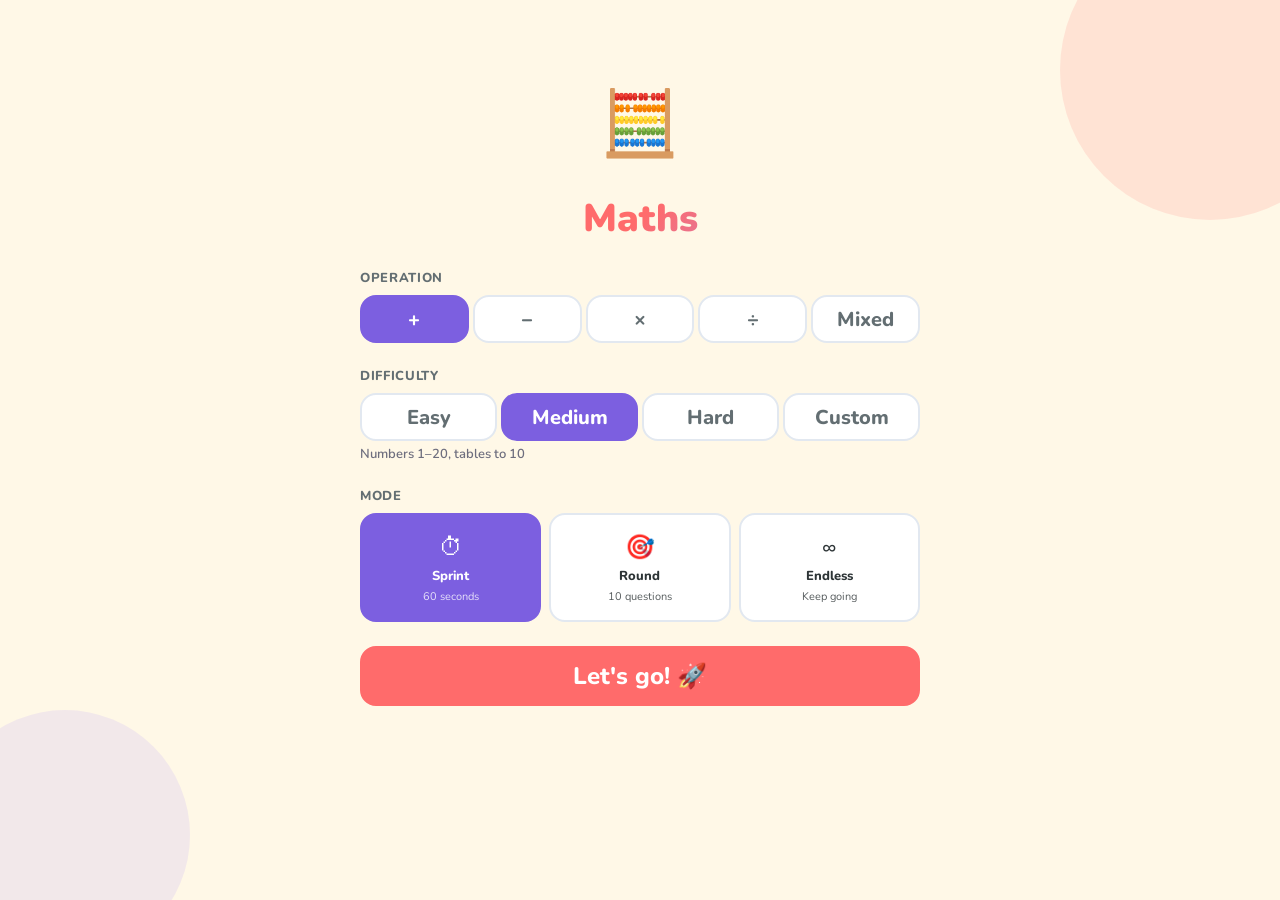
<file: games/maths/index.html>
<!DOCTYPE html>
<html lang="en" data-theme="colourful-light">
<head>
<meta charset="UTF-8">
<meta name="viewport" content="width=device-width, initial-scale=1.0">
<title>Maths</title>
<link href="https://fonts.googleapis.com/css2?family=Nunito:wght@400;600;700;800;900&display=swap" rel="stylesheet">
<link rel="stylesheet" href="../../shared/tokens.css">
<link rel="stylesheet" href="../../shared/shell.css">
<link rel="stylesheet" href="css/style.css">
</head>
<body data-page="maths" data-page-title="Maths">

<!-- Shell bar injected by build script -->

<div id="maths-app">

  <!-- SCREEN: Settings -->
  <div id="maths-settings" class="maths-screen maths-screen--settings">
    <div class="maths-settings-wrap">
      <div class="maths-logo">🧮</div>
      <h1 class="maths-title">Maths</h1>

      <!-- Operation -->
      <fieldset class="maths-fieldset">
        <legend class="maths-legend">Operation</legend>
        <div class="maths-toggle-row" id="maths-op-row">
          <button class="maths-toggle maths-toggle--active" data-op="+" aria-pressed="true">+</button>
          <button class="maths-toggle" data-op="-" aria-pressed="false">−</button>
          <button class="maths-toggle" data-op="*" aria-pressed="false">×</button>
          <button class="maths-toggle" data-op="/" aria-pressed="false">÷</button>
          <button class="maths-toggle" data-op="mixed" aria-pressed="false">Mixed</button>
        </div>
      </fieldset>

      <!-- Difficulty -->
      <fieldset class="maths-fieldset">
        <legend class="maths-legend">Difficulty</legend>
        <div class="maths-toggle-row" id="maths-diff-row">
          <button class="maths-toggle" data-diff="easy" aria-pressed="false">Easy</button>
          <button class="maths-toggle maths-toggle--active" data-diff="medium" aria-pressed="true">Medium</button>
          <button class="maths-toggle" data-diff="hard" aria-pressed="false">Hard</button>
          <button class="maths-toggle" data-diff="custom" aria-pressed="false">Custom</button>
        </div>
        <p class="maths-diff-hint" id="maths-diff-hint">Numbers 1–20, tables to 10</p>
      </fieldset>

      <!-- Custom options (hidden unless Custom selected) -->
      <div id="maths-custom-opts" class="maths-custom-opts" hidden>
        <div class="maths-custom-row">
          <label class="maths-label" for="maths-min">Min</label>
          <input id="maths-min" class="maths-input" type="number" value="-100" min="-9999" max="9999">
        </div>
        <div class="maths-custom-row">
          <label class="maths-label" for="maths-max">Max</label>
          <input id="maths-max" class="maths-input" type="number" value="100" min="-9999" max="9999">
        </div>
        <div class="maths-custom-row">
          <label class="maths-label" for="maths-table">Max table (×÷)</label>
          <input id="maths-table" class="maths-input" type="number" value="12" min="2" max="99">
        </div>
        <div class="maths-custom-row">
          <label class="maths-label">
            <input id="maths-negatives" type="checkbox"> Negative numbers
          </label>
        </div>
        <div class="maths-custom-row">
          <label class="maths-label">
            <input id="maths-decimals" type="checkbox"> Decimals (1dp)
          </label>
        </div>
        <div class="maths-complexity-row" id="maths-complexity-row">
          <span class="maths-complexity-badge" id="maths-complexity-badge">KS2</span>
          <span class="maths-complexity-ages" id="maths-complexity-ages">Ages 7–11</span>
          <span class="maths-complexity-example" id="maths-complexity-example">e.g. 12 + 7 = ?</span>
        </div>
      </div>

      <!-- Session Mode -->
      <fieldset class="maths-fieldset">
        <legend class="maths-legend">Mode</legend>
        <div class="maths-mode-row" id="maths-mode-row">
          <button class="maths-mode-btn maths-mode-btn--active" data-mode="sprint" aria-pressed="true">
            <span class="maths-mode-icon" aria-hidden="true">⏱</span>
            <span class="maths-mode-name">Sprint</span>
            <span class="maths-mode-desc">60 seconds</span>
          </button>
          <button class="maths-mode-btn" data-mode="round" aria-pressed="false">
            <span class="maths-mode-icon" aria-hidden="true">🎯</span>
            <span class="maths-mode-name">Round</span>
            <span class="maths-mode-desc">10 questions</span>
          </button>
          <button class="maths-mode-btn" data-mode="endless" aria-pressed="false">
            <span class="maths-mode-icon" aria-hidden="true">∞</span>
            <span class="maths-mode-name">Endless</span>
            <span class="maths-mode-desc">Keep going</span>
          </button>
        </div>
      </fieldset>

      <button id="maths-start-btn" class="maths-btn maths-btn--primary maths-btn--large">Let's go! 🚀</button>
    </div>
  </div>

  <!-- SCREEN: Game -->
  <div id="maths-game" class="maths-screen maths-screen--game" hidden>
    <div class="maths-hud">
      <span class="maths-hud-score">Score: <strong id="maths-score">0</strong></span>
      <span id="maths-hud-center" class="maths-hud-center"></span>
      <button id="maths-quit-btn" class="maths-btn maths-btn--ghost">✕</button>
    </div>
    <div class="maths-game-body">
      <div class="maths-question-wrap">
        <div class="maths-question" id="maths-question" aria-live="polite" aria-atomic="true"></div>
      </div>
      <div class="maths-choices" id="maths-choices" role="group" aria-label="Answer choices"></div>
    </div>
  </div>

  <!-- SCREEN: Results -->
  <div id="maths-results" class="maths-screen maths-screen--results" hidden>
    <div class="maths-results-wrap">
      <div class="maths-results-icon" id="maths-results-icon">🎉</div>
      <h2 class="maths-results-title" id="maths-results-title">Well done!</h2>
      <div class="maths-stats" id="maths-stats"></div>
      <div class="maths-results-actions">
        <button id="maths-play-again-btn" class="maths-btn maths-btn--primary">Play again</button>
        <button id="maths-change-settings-btn" class="maths-btn maths-btn--secondary">Change settings</button>
      </div>
    </div>
  </div>

</div>

<script type="module" src="js/main.js"></script>
</body>
</html>
</file>
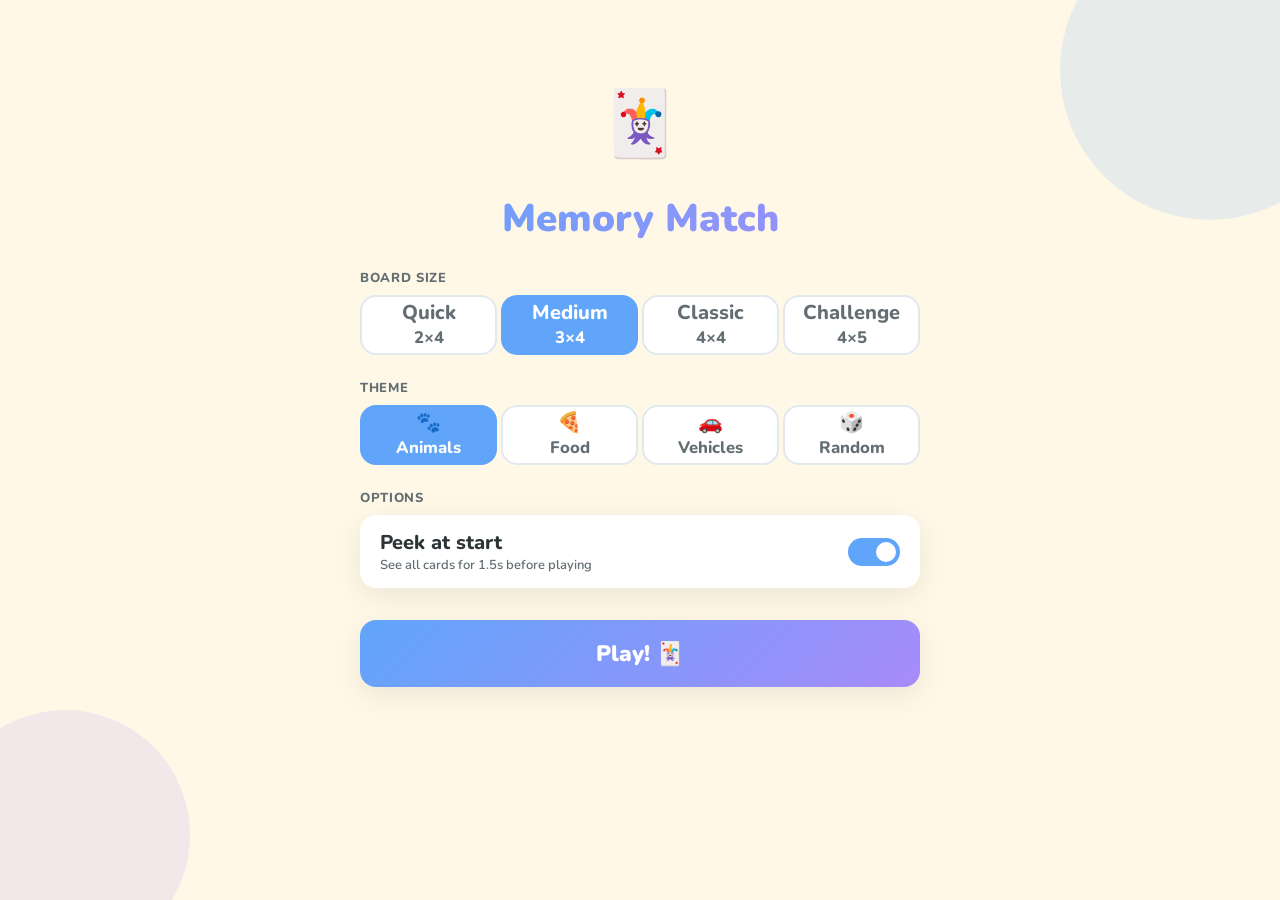
<file: games/memory-match/index.html>
<!DOCTYPE html>
<html lang="en" data-theme="colourful-light">
<head>
<meta charset="UTF-8">
<meta name="viewport" content="width=device-width, initial-scale=1.0">
<title>Memory Match</title>
<link href="https://fonts.googleapis.com/css2?family=Nunito:wght@400;600;700;800;900&display=swap" rel="stylesheet">
<link rel="stylesheet" href="../../shared/tokens.css">
<link rel="stylesheet" href="../../shared/shell.css">
<style>
/* ===== Reset + Body ===== */
* { margin: 0; padding: 0; box-sizing: border-box; }

body {
  font-family: var(--font-family);
  background: var(--bg);
  min-height: 100vh;
  overflow-x: hidden;
  position: relative;
  padding-top: 56px;
}

body::before, body::after {
  content: '';
  position: fixed;
  border-radius: 50%;
  z-index: 0;
  opacity: 0.15;
  animation: mmFloat 8s ease-in-out infinite;
  pointer-events: none;
}
body::before { width: 300px; height: 300px; background: var(--accent-blue); top: -80px; right: -80px; }
body::after  { width: 250px; height: 250px; background: var(--accent-purple); bottom: -60px; left: -60px; animation-delay: -4s; }

@keyframes mmFloat {
  0%,100% { transform: translate(0,0) scale(1); }
  50% { transform: translate(15px,20px) scale(1.05); }
}

/* ===== Screens ===== */
#mm-app { position: relative; z-index: 1; }
.mm-screen { min-height: calc(100vh - 56px); display: flex; align-items: flex-start; justify-content: center; padding: 24px 16px 48px; }
.mm-screen[hidden] { display: none !important; }

/* ===== Settings ===== */
.mm-settings-wrap {
  width: 100%;
  max-width: 560px;
  display: flex;
  flex-direction: column;
  gap: var(--space-lg);
}

.mm-logo { font-size: 4rem; text-align: center; animation: mmBounce 0.6s ease-out; }

@keyframes mmBounce {
  0% { transform: scale(0.5); opacity: 0; }
  60% { transform: scale(1.1); }
  100% { transform: scale(1); opacity: 1; }
}

.mm-title {
  font-size: 2.4rem;
  font-weight: 900;
  text-align: center;
  background: linear-gradient(135deg, var(--accent-blue), var(--accent-purple));
  -webkit-background-clip: text;
  -webkit-text-fill-color: transparent;
  background-clip: text;
}

.mm-fieldset { border: none; padding: 0; }

.mm-legend {
  font-size: var(--text-sm);
  font-weight: 800;
  color: var(--text-secondary);
  text-transform: uppercase;
  letter-spacing: 0.05em;
  margin-bottom: var(--space-sm);
  display: block;
}

.mm-toggle-row { display: flex; flex-wrap: wrap; gap: var(--space-xs); }

.mm-toggle {
  flex: 1;
  min-width: 64px;
  min-height: 48px;
  border: 2px solid var(--border);
  border-radius: var(--radius-xl);
  background: var(--bg-surface);
  font-family: var(--font-family);
  font-size: var(--text-lg);
  font-weight: 800;
  color: var(--text-secondary);
  cursor: pointer;
  transition: all var(--transition-fast);
  padding: 4px 8px;
  line-height: 1.2;
}
.mm-toggle:hover { border-color: var(--accent-blue); color: var(--accent-blue); }
.mm-toggle--active {
  background: var(--accent-blue);
  border-color: var(--accent-blue);
  color: #fff;
}
.mm-toggle--active:hover { background: var(--accent-blue); color: #fff; }

/* Peek toggle row */
.mm-peek-row {
  display: flex;
  align-items: center;
  justify-content: space-between;
  background: var(--bg-surface);
  border-radius: var(--radius-xl);
  padding: 14px 20px;
  box-shadow: var(--shadow);
}
.mm-peek-label {
  font-size: var(--text-lg);
  font-weight: 800;
  color: var(--text-primary);
}
.mm-peek-sub {
  font-size: var(--text-sm);
  color: var(--text-secondary);
  font-weight: 600;
  display: block;
}

/* Toggle switch */
.mm-switch { position: relative; display: inline-block; width: 52px; height: 28px; }
.mm-switch input { opacity: 0; width: 0; height: 0; }
.mm-slider {
  position: absolute; cursor: pointer; inset: 0;
  background: var(--border);
  border-radius: 28px;
  transition: background var(--transition-fast);
}
.mm-slider::before {
  content: '';
  position: absolute;
  width: 20px; height: 20px;
  left: 4px; top: 4px;
  background: #fff;
  border-radius: 50%;
  transition: transform var(--transition-fast);
}
.mm-switch input:checked + .mm-slider { background: var(--accent-blue); }
.mm-switch input:checked + .mm-slider::before { transform: translateX(24px); }

/* Play button */
.mm-play-btn {
  width: 100%;
  padding: 18px;
  border: none;
  border-radius: var(--radius-xl);
  background: linear-gradient(135deg, var(--accent-blue), var(--accent-purple));
  color: #fff;
  font-family: var(--font-family);
  font-size: 1.4rem;
  font-weight: 900;
  cursor: pointer;
  transition: transform var(--transition-fast), box-shadow var(--transition-fast);
  box-shadow: var(--shadow);
  margin-top: var(--space-sm);
}
.mm-play-btn:hover { transform: translateY(-2px); box-shadow: 0 8px 24px rgba(0,0,0,0.2); }
.mm-play-btn:active { transform: translateY(0); }

/* ===== Board Screen ===== */
.mm-board-inner {
  width: 100%;
  max-width: 600px;
  display: flex;
  flex-direction: column;
  gap: 12px;
}

.mm-hud {
  display: flex;
  justify-content: space-between;
  align-items: center;
  padding: 0 4px;
}

.mm-hud-back {
  background: none;
  border: none;
  font-size: 1.4rem;
  cursor: pointer;
  color: var(--text-secondary);
  font-family: var(--font-family);
  font-weight: 800;
  padding: 4px 8px;
}
.mm-hud-back:hover { color: var(--text-primary); }

.mm-hud-flips {
  font-size: var(--text-lg);
  font-weight: 800;
  color: var(--text-secondary);
}

.mm-grid {
  display: grid;
  gap: 6px;
}

/* ===== Cards ===== */
.mm-card {
  aspect-ratio: 3/4;
  cursor: pointer;
  perspective: 600px;
  -webkit-tap-highlight-color: transparent;
}

.mm-card-inner {
  width: 100%; height: 100%;
  position: relative;
  transform-style: preserve-3d;
  transition: transform 0.3s ease;
  border-radius: var(--radius-xl);
}

.mm-card--flipped .mm-card-inner,
.mm-card--matched .mm-card-inner {
  transform: rotateY(180deg);
}

.mm-card-back, .mm-card-front {
  position: absolute; inset: 0;
  border-radius: var(--radius-xl);
  backface-visibility: hidden;
  -webkit-backface-visibility: hidden;
  display: flex;
  align-items: center;
  justify-content: center;
}

.mm-card-back {
  background: linear-gradient(135deg, var(--accent-blue), var(--accent-purple));
  box-shadow: var(--shadow);
  font-size: 2rem;
  color: rgba(255,255,255,0.7);
  font-weight: 900;
}

.mm-card-front {
  background: var(--bg-surface);
  box-shadow: var(--shadow);
  transform: rotateY(180deg);
}

.mm-card-emoji {
  font-size: clamp(1.5rem, 5vw, 3rem);
  line-height: 1;
  user-select: none;
}

.mm-card--matched .mm-card-front {
  background: #d4f7e4;
  box-shadow: 0 0 0 3px #34c76f, var(--shadow);
}

@keyframes mmShake {
  0%,100% { transform: rotateY(180deg) translateX(0); }
  20% { transform: rotateY(180deg) translateX(-6px); }
  40% { transform: rotateY(180deg) translateX(6px); }
  60% { transform: rotateY(180deg) translateX(-4px); }
  80% { transform: rotateY(180deg) translateX(4px); }
}

.mm-card--mismatch .mm-card-inner {
  animation: mmShake 0.4s ease;
}

@keyframes mmPulse {
  0%,100% { transform: scale(1); }
  50% { transform: scale(1.08); }
}
@keyframes mmPulseGlow {
  0%,100% { box-shadow: var(--shadow); }
  50% { box-shadow: 0 0 0 4px var(--accent-blue), var(--shadow); }
}
.mm-card--hint { animation: mmPulse 0.6s ease 2; }
.mm-card--hint .mm-card-inner { animation: mmPulseGlow 0.6s ease 2; }

/* ===== Win Screen ===== */
.mm-win-wrap {
  width: 100%;
  max-width: 480px;
  text-align: center;
  display: flex;
  flex-direction: column;
  align-items: center;
  gap: var(--space-lg);
}

.mm-win-emoji {
  font-size: 5rem;
  animation: mmBounce 0.6s ease-out;
}

.mm-win-title {
  font-size: 2.8rem;
  font-weight: 900;
  background: linear-gradient(135deg, var(--accent-blue), var(--accent-purple));
  -webkit-background-clip: text;
  -webkit-text-fill-color: transparent;
  background-clip: text;
}

.mm-win-flips {
  font-size: 1.3rem;
  font-weight: 800;
  color: var(--text-secondary);
}

.mm-win-btn {
  width: 100%;
  padding: 16px;
  border: none;
  border-radius: var(--radius-xl);
  font-family: var(--font-family);
  font-size: 1.2rem;
  font-weight: 900;
  cursor: pointer;
  transition: transform var(--transition-fast);
}
.mm-win-btn:hover { transform: translateY(-2px); }
.mm-win-btn--primary {
  background: linear-gradient(135deg, var(--accent-blue), var(--accent-purple));
  color: #fff;
  box-shadow: var(--shadow);
}
.mm-win-btn--secondary {
  background: var(--bg-surface);
  color: var(--text-primary);
  border: 2px solid var(--border);
}
</style>
</head>
<body data-page="memory-match" data-page-title="Memory Match">

<!-- Shell bar injected by build script -->

<div id="mm-app">

  <!-- SCREEN: Settings -->
  <div id="mm-settings" class="mm-screen">
    <div class="mm-settings-wrap">
      <div class="mm-logo">🃏</div>
      <h1 class="mm-title">Memory Match</h1>

      <!-- Board Size -->
      <fieldset class="mm-fieldset">
        <legend class="mm-legend">Board Size</legend>
        <div class="mm-toggle-row" id="mm-size-row">
          <button class="mm-toggle" data-size="2x4" aria-pressed="false">Quick<br><small>2×4</small></button>
          <button class="mm-toggle mm-toggle--active" data-size="3x4" aria-pressed="true">Medium<br><small>3×4</small></button>
          <button class="mm-toggle" data-size="4x4" aria-pressed="false">Classic<br><small>4×4</small></button>
          <button class="mm-toggle" data-size="4x5" aria-pressed="false">Challenge<br><small>4×5</small></button>
        </div>
      </fieldset>

      <!-- Theme -->
      <fieldset class="mm-fieldset">
        <legend class="mm-legend">Theme</legend>
        <div class="mm-toggle-row" id="mm-theme-row">
          <button class="mm-toggle mm-toggle--active" data-theme="animals" aria-pressed="true">🐾<br><small>Animals</small></button>
          <button class="mm-toggle" data-theme="food" aria-pressed="false">🍕<br><small>Food</small></button>
          <button class="mm-toggle" data-theme="vehicles" aria-pressed="false">🚗<br><small>Vehicles</small></button>
          <button class="mm-toggle" data-theme="random" aria-pressed="false">🎲<br><small>Random</small></button>
        </div>
      </fieldset>

      <!-- Peek toggle -->
      <fieldset class="mm-fieldset">
        <legend class="mm-legend">Options</legend>
        <div class="mm-peek-row">
          <div>
            <span class="mm-peek-label">Peek at start</span>
            <span class="mm-peek-sub">See all cards for 1.5s before playing</span>
          </div>
          <label class="mm-switch" aria-label="Peek at start">
            <input type="checkbox" id="mm-peek-toggle" checked>
            <span class="mm-slider"></span>
          </label>
        </div>
      </fieldset>

      <button class="mm-play-btn" id="mm-play-btn">Play! 🃏</button>
    </div>
  </div>

  <!-- SCREEN: Board -->
  <div id="mm-board-screen" class="mm-screen" hidden>
    <!-- populated by JS -->
  </div>

  <!-- SCREEN: Win -->
  <div id="mm-win-screen" class="mm-screen" hidden>
    <!-- populated by JS -->
  </div>

</div>

<script>
// ===== STATE =====
const state = {
  size: '3x4',
  theme: 'animals',
  peek: true,
};

// ===== TOGGLE GROUPS =====
function initToggleGroup(rowId, stateKey) {
  const row = document.getElementById(rowId);
  row.addEventListener('click', e => {
    const btn = e.target.closest('[data-' + stateKey + ']');
    if (!btn || !row.contains(btn)) return;
    row.querySelectorAll('.mm-toggle').forEach(b => {
      b.classList.remove('mm-toggle--active');
      b.setAttribute('aria-pressed', 'false');
    });
    btn.classList.add('mm-toggle--active');
    btn.setAttribute('aria-pressed', 'true');
    state[stateKey] = btn.dataset[stateKey];
  });
}

initToggleGroup('mm-size-row', 'size');
initToggleGroup('mm-theme-row', 'theme');

document.getElementById('mm-peek-toggle').addEventListener('change', e => {
  state.peek = e.target.checked;
});

document.getElementById('mm-play-btn').addEventListener('click', startGame);

// ===== EMOJI POOLS =====
const EMOJIS = {
  animals:  ['🐶','🐱','🐭','🐹','🐰','🦊','🐻','🐼','🐨','🐯','🦁','🐸','🐵','🐔','🐧','🐦','🦆','🦉','🦋','🐢'],
  food:     ['🍎','🍊','🍋','🍇','🍓','🍒','🍕','🍔','🌮','🍦','🍩','🍪','🎂','🧁','🍫','🍬','🥐','🧇','🥞','🍿'],
  vehicles: ['🚗','🚕','🚙','🚌','🚎','🏎️','🚓','🚑','🚒','🚐','🛻','🚚','🚛','✈️','🚀','🛸','🚁','⛵','🚂','🚤'],
};

const SIZES = {
  '2x4': { cols: 2, rows: 4 },
  '3x4': { cols: 3, rows: 4 },
  '4x4': { cols: 4, rows: 4 },
  '4x5': { cols: 4, rows: 5 },
};

function shuffle(arr) {
  const a = [...arr];
  for (let i = a.length - 1; i > 0; i--) {
    const j = Math.floor(Math.random() * (i + 1));
    [a[i], a[j]] = [a[j], a[i]];
  }
  return a;
}

function buildDeck(theme, pairs) {
  let pool;
  if (theme === 'random') {
    pool = shuffle([...EMOJIS.animals, ...EMOJIS.food, ...EMOJIS.vehicles]);
  } else {
    pool = shuffle([...EMOJIS[theme]]);
  }
  const chosen = pool.slice(0, pairs);
  return shuffle([...chosen, ...chosen]);
}

// ===== GAME STATE =====
let flipped = [];
let matched = 0;
let flips = 0;
let locked = false;
let firstTap = true;

function showScreen(id) {
  ['mm-settings','mm-board-screen','mm-win-screen'].forEach(s => {
    document.getElementById(s).hidden = s !== id;
  });
}

function goSettings() {
  if (_peekTimer) { clearTimeout(_peekTimer); _peekTimer = null; locked = false; }
  window.removeEventListener('resize', handleResize);
  showScreen('mm-settings');
}

let _sizeArgs = null;
function handleResize() {
  if (!_sizeArgs) return;
  const grid = document.getElementById('mm-grid');
  if (grid) sizeCards(grid, _sizeArgs.cols, _sizeArgs.rows);
}

function sizeCards(grid, cols, rows) {
  let c = cols, r = rows;
  if (state.size === '4x5' && window.innerWidth > window.innerHeight) {
    c = 5; r = 4;
  }
  grid.style.gridTemplateColumns = `repeat(${c}, 1fr)`;
  const pad = 32, gap = 6, headerH = 56 + 56;
  const maxW = Math.floor((window.innerWidth - pad - gap * (c - 1)) / c);
  const maxH = Math.floor((window.innerHeight - headerH - pad - gap * (r - 1)) / r);
  const size = Math.min(maxW, maxH, 160);
  grid.querySelectorAll('.mm-card').forEach(card => {
    card.style.width = size + 'px';
    card.style.height = Math.floor(size * 4 / 3) + 'px';
  });
}

function startGame() {
  const { cols, rows } = SIZES[state.size];
  const pairs = cols * rows / 2;
  const deck = buildDeck(state.theme, pairs);

  window.removeEventListener('resize', handleResize);
  flipped = []; matched = 0; flips = 0; locked = false; firstTap = true;

  const boardScreen = document.getElementById('mm-board-screen');
  boardScreen.innerHTML = `
    <div class="mm-board-inner">
      <div class="mm-hud">
        <button class="mm-hud-back" id="mm-back-btn">← Settings</button>
        <div class="mm-hud-flips" id="mm-flips-display">0 flips</div>
      </div>
      <div class="mm-grid" id="mm-grid"
           style="grid-template-columns: repeat(${cols}, 1fr);">
      </div>
    </div>
  `;

  const grid = document.getElementById('mm-grid');
  _sizeArgs = { cols, rows };
  sizeCards(grid, cols, rows);
  window.addEventListener('resize', handleResize);

  deck.forEach((emoji, i) => {
    const card = document.createElement('div');
    card.className = 'mm-card';
    card.dataset.emoji = emoji;
    card.dataset.index = i;
    card.innerHTML = `
      <div class="mm-card-inner">
        <div class="mm-card-back">?</div>
        <div class="mm-card-front"><span class="mm-card-emoji">${emoji}</span></div>
      </div>
    `;
    card.addEventListener('click', () => onCardClick(card));
    grid.appendChild(card);
  });

  document.getElementById('mm-back-btn').addEventListener('click', goSettings);

  showScreen('mm-board-screen');
  if (state.peek) doPeek(grid);
}

function onCardClick(card) {
  if (locked) return;
  if (card.classList.contains('mm-card--flipped')) return;
  if (card.classList.contains('mm-card--matched')) return;
  if (flipped.length === 2) return;

  if (firstTap) {
    firstTap = false;
    showFirstPlayHint(card);
  }

  playSound('flip');
  card.classList.add('mm-card--flipped');
  flipped.push(card);
  flips++;
  const display = document.getElementById('mm-flips-display');
  if (display) display.textContent = flips + (flips === 1 ? ' flip' : ' flips');

  if (flipped.length === 2) {
    locked = true;
    setTimeout(evaluatePair, 350);
  }
}

function evaluatePair() {
  const [a, b] = flipped;
  if (a.dataset.emoji === b.dataset.emoji) {
    a.classList.add('mm-card--matched');
    b.classList.add('mm-card--matched');
    playSound('match');
    matched++;
    flipped = [];
    locked = false;
    const totalPairs = document.querySelectorAll('.mm-card').length / 2;
    if (matched === totalPairs) {
      setTimeout(showWin, 400);
    }
  } else {
    a.classList.add('mm-card--mismatch');
    b.classList.add('mm-card--mismatch');
    playSound('mismatch');
    setTimeout(() => {
      a.classList.remove('mm-card--flipped', 'mm-card--mismatch');
      b.classList.remove('mm-card--flipped', 'mm-card--mismatch');
      flipped = [];
      locked = false;
    }, 900);
  }
}

function showWin() {
  playSound('win');
  window.removeEventListener('resize', handleResize);
  const winScreen = document.getElementById('mm-win-screen');
  winScreen.innerHTML = `
    <div class="mm-win-wrap">
      <div class="mm-win-emoji">🎉</div>
      <div class="mm-win-title">You did it!</div>
      <div class="mm-win-flips">Matched all pairs in <strong>${flips}</strong> flip${flips === 1 ? '' : 's'}!</div>
      <button class="mm-win-btn mm-win-btn--primary" id="mm-play-again">Play Again 🃏</button>
      <button class="mm-win-btn mm-win-btn--secondary" id="mm-change-settings">Change Settings</button>
    </div>
  `;
  document.getElementById('mm-play-again').addEventListener('click', startGame);
  document.getElementById('mm-change-settings').addEventListener('click', goSettings);
  showScreen('mm-win-screen');
}

let _peekTimer = null;

function doPeek(grid) {
  locked = true;
  grid.querySelectorAll('.mm-card').forEach(card => {
    card.classList.add('mm-card--flipped');
  });
  _peekTimer = setTimeout(() => {
    _peekTimer = null;
    grid.querySelectorAll('.mm-card').forEach(card => {
      card.classList.remove('mm-card--flipped');
    });
    locked = false;
  }, 1500);
}

function showFirstPlayHint(tappedCard) {
  const candidates = [...document.querySelectorAll('.mm-card')]
    .filter(c => c !== tappedCard && !c.classList.contains('mm-card--matched'));
  if (!candidates.length) return;
  const hint = candidates[Math.floor(Math.random() * candidates.length)];
  hint.classList.add('mm-card--hint');
  hint.addEventListener('animationend', () => hint.classList.remove('mm-card--hint'), { once: true });
}

// ===== AUDIO =====
let audioCtx = null;

function getAudioCtx() {
  if (!audioCtx) audioCtx = new (window.AudioContext || window.webkitAudioContext)();
  return audioCtx;
}

function beep({ freq = 440, type = 'sine', gain = 0.3, duration = 0.1, delay = 0 } = {}) {
  try {
    const ctx = getAudioCtx();
    const osc = ctx.createOscillator();
    const g = ctx.createGain();
    osc.connect(g);
    g.connect(ctx.destination);
    osc.type = type;
    osc.frequency.setValueAtTime(freq, ctx.currentTime + delay);
    g.gain.setValueAtTime(gain, ctx.currentTime + delay);
    g.gain.exponentialRampToValueAtTime(0.001, ctx.currentTime + delay + duration);
    osc.start(ctx.currentTime + delay);
    osc.stop(ctx.currentTime + delay + duration + 0.05);
  } catch (e) { /* audio not available */ }
}

function playSound(type) {
  switch (type) {
    case 'flip':
      beep({ freq: 600, type: 'sine', gain: 0.15, duration: 0.08 });
      break;
    case 'match':
      beep({ freq: 523, gain: 0.25, duration: 0.15 });
      beep({ freq: 784, gain: 0.25, duration: 0.15, delay: 0.15 });
      break;
    case 'mismatch':
      beep({ freq: 220, type: 'triangle', gain: 0.2, duration: 0.2 });
      break;
    case 'win':
      [523, 659, 784, 1047].forEach((f, i) => {
        beep({ freq: f, gain: 0.25, duration: 0.18, delay: i * 0.18 });
      });
      break;
  }
}
</script>

</body>
</html>
</file>
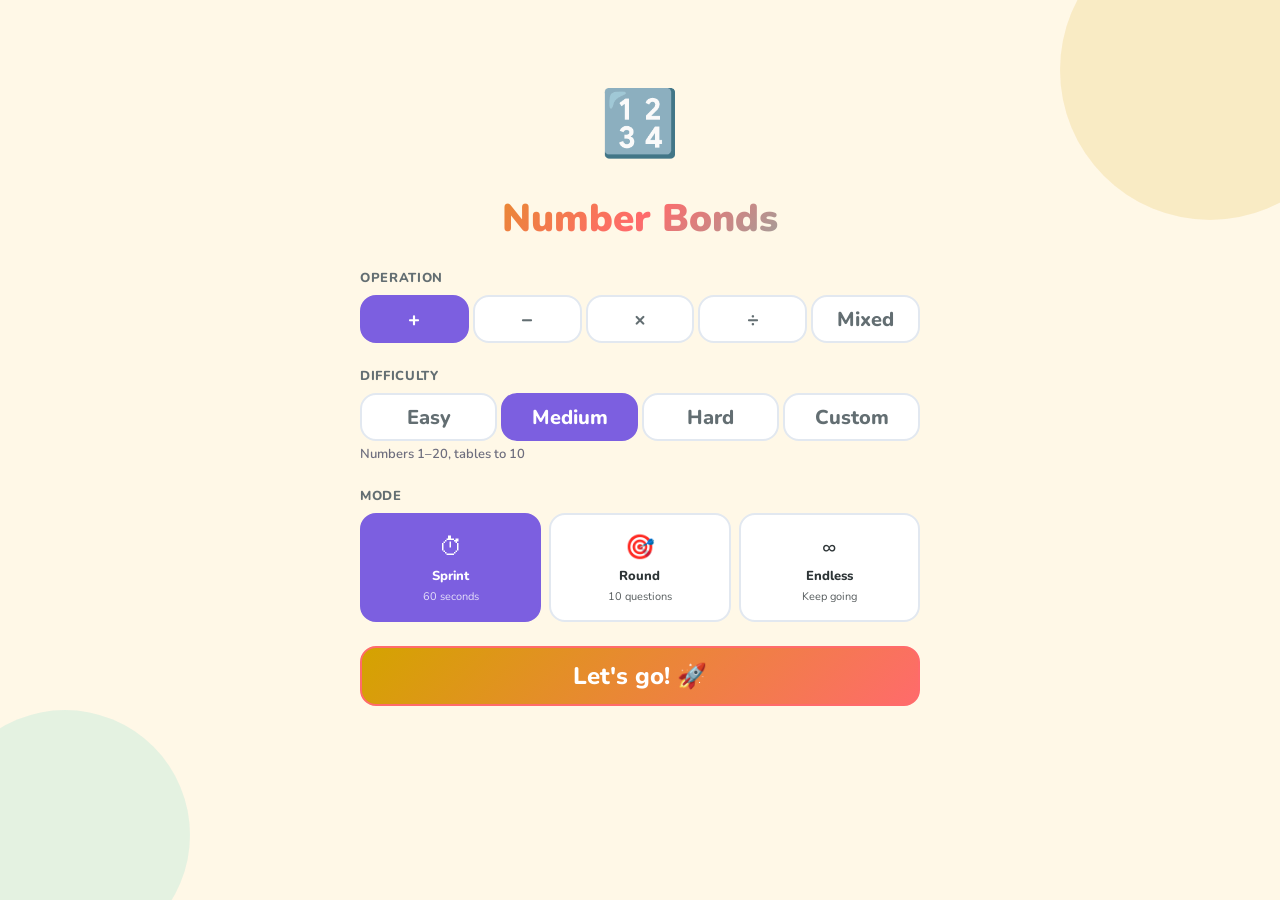
<file: games/number-bonds/index.html>
<!DOCTYPE html>
<html lang="en" data-theme="colourful-light">
<head>
<meta charset="UTF-8">
<meta name="viewport" content="width=device-width, initial-scale=1.0">
<title>Number Bonds</title>
<link href="https://fonts.googleapis.com/css2?family=Nunito:wght@400;600;700;800;900&display=swap" rel="stylesheet">
<link rel="stylesheet" href="../../shared/tokens.css">
<link rel="stylesheet" href="../../shared/shell.css">
<link rel="stylesheet" href="css/style.css">
</head>
<body data-page="number-bonds" data-page-title="Number Bonds">

<!-- Shell bar injected by build script -->

<div id="nb-app">

  <!-- SCREEN: Settings -->
  <div id="nb-settings" class="nb-screen nb-screen--settings">
    <div class="nb-settings-wrap">
      <div class="nb-logo">🔢</div>
      <h1 class="nb-title">Number Bonds</h1>

      <!-- Operation -->
      <fieldset class="nb-fieldset">
        <legend class="nb-legend">Operation</legend>
        <div class="nb-toggle-row" id="nb-op-row">
          <button class="nb-toggle nb-toggle--active" data-op="+" aria-pressed="true">+</button>
          <button class="nb-toggle" data-op="-" aria-pressed="false">−</button>
          <button class="nb-toggle" data-op="*" aria-pressed="false">×</button>
          <button class="nb-toggle" data-op="/" aria-pressed="false">÷</button>
          <button class="nb-toggle" data-op="mixed" aria-pressed="false">Mixed</button>
        </div>
      </fieldset>

      <!-- Difficulty -->
      <fieldset class="nb-fieldset">
        <legend class="nb-legend">Difficulty</legend>
        <div class="nb-toggle-row" id="nb-diff-row">
          <button class="nb-toggle" data-diff="easy" aria-pressed="false">Easy</button>
          <button class="nb-toggle nb-toggle--active" data-diff="medium" aria-pressed="true">Medium</button>
          <button class="nb-toggle" data-diff="hard" aria-pressed="false">Hard</button>
          <button class="nb-toggle" data-diff="custom" aria-pressed="false">Custom</button>
        </div>
        <p class="nb-diff-hint" id="nb-diff-hint">Numbers 1–20, tables to 10</p>
      </fieldset>

      <!-- Custom options (hidden unless Custom selected) -->
      <div id="nb-custom-opts" class="nb-custom-opts" hidden>
        <div class="nb-custom-row">
          <label class="nb-label" for="nb-min">Min</label>
          <input id="nb-min" class="nb-input" type="number" value="-100" min="-9999" max="9999">
        </div>
        <div class="nb-custom-row">
          <label class="nb-label" for="nb-max">Max</label>
          <input id="nb-max" class="nb-input" type="number" value="100" min="-9999" max="9999">
        </div>
        <div class="nb-custom-row">
          <label class="nb-label" for="nb-table">Max table (×÷)</label>
          <input id="nb-table" class="nb-input" type="number" value="12" min="2" max="99">
        </div>
        <div class="nb-custom-row">
          <label class="nb-label">
            <input id="nb-negatives" type="checkbox"> Negative numbers
          </label>
        </div>
        <div class="nb-custom-row">
          <label class="nb-label">
            <input id="nb-decimals" type="checkbox"> Decimals (1dp)
          </label>
        </div>
        <div class="nb-complexity-row" id="nb-complexity-row">
          <span class="nb-complexity-badge" id="nb-complexity-badge">KS2</span>
          <span class="nb-complexity-ages" id="nb-complexity-ages">Ages 7–11</span>
          <span class="nb-complexity-example" id="nb-complexity-example">e.g. 12 + ? = 20</span>
        </div>
      </div>

      <!-- Session Mode -->
      <fieldset class="nb-fieldset">
        <legend class="nb-legend">Mode</legend>
        <div class="nb-mode-row" id="nb-mode-row">
          <button class="nb-mode-btn nb-mode-btn--active" data-mode="sprint" aria-pressed="true">
            <span class="nb-mode-icon" aria-hidden="true">⏱</span>
            <span class="nb-mode-name">Sprint</span>
            <span class="nb-mode-desc">60 seconds</span>
          </button>
          <button class="nb-mode-btn" data-mode="round" aria-pressed="false">
            <span class="nb-mode-icon" aria-hidden="true">🎯</span>
            <span class="nb-mode-name">Round</span>
            <span class="nb-mode-desc">10 questions</span>
          </button>
          <button class="nb-mode-btn" data-mode="endless" aria-pressed="false">
            <span class="nb-mode-icon" aria-hidden="true">∞</span>
            <span class="nb-mode-name">Endless</span>
            <span class="nb-mode-desc">Keep going</span>
          </button>
        </div>
      </fieldset>

      <button id="nb-start-btn" class="nb-btn nb-btn--primary nb-btn--large">Let's go! 🚀</button>
    </div>
  </div>

  <!-- SCREEN: Game -->
  <div id="nb-game" class="nb-screen nb-screen--game" hidden>
    <div class="nb-hud">
      <span class="nb-hud-score">Score: <strong id="nb-score">0</strong></span>
      <span id="nb-hud-center" class="nb-hud-center"></span>
      <button id="nb-quit-btn" class="nb-btn nb-btn--ghost">✕</button>
    </div>
    <div class="nb-game-body">
      <div class="nb-question-wrap">
        <div class="nb-question" id="nb-question" aria-live="polite" aria-atomic="true"></div>
      </div>
      <div class="nb-choices" id="nb-choices" role="group" aria-label="Answer choices"></div>
    </div>
  </div>

  <!-- SCREEN: Results -->
  <div id="nb-results" class="nb-screen nb-screen--results" hidden>
    <div class="nb-results-wrap">
      <div class="nb-results-icon" id="nb-results-icon">🎉</div>
      <h2 class="nb-results-title" id="nb-results-title">Well done!</h2>
      <div class="nb-stats" id="nb-stats"></div>
      <div class="nb-results-actions">
        <button id="nb-play-again-btn" class="nb-btn nb-btn--primary">Play again</button>
        <button id="nb-change-settings-btn" class="nb-btn nb-btn--secondary">Change settings</button>
      </div>
    </div>
  </div>

</div>

<script type="module" src="js/main.js"></script>
</body>
</html>
</file>
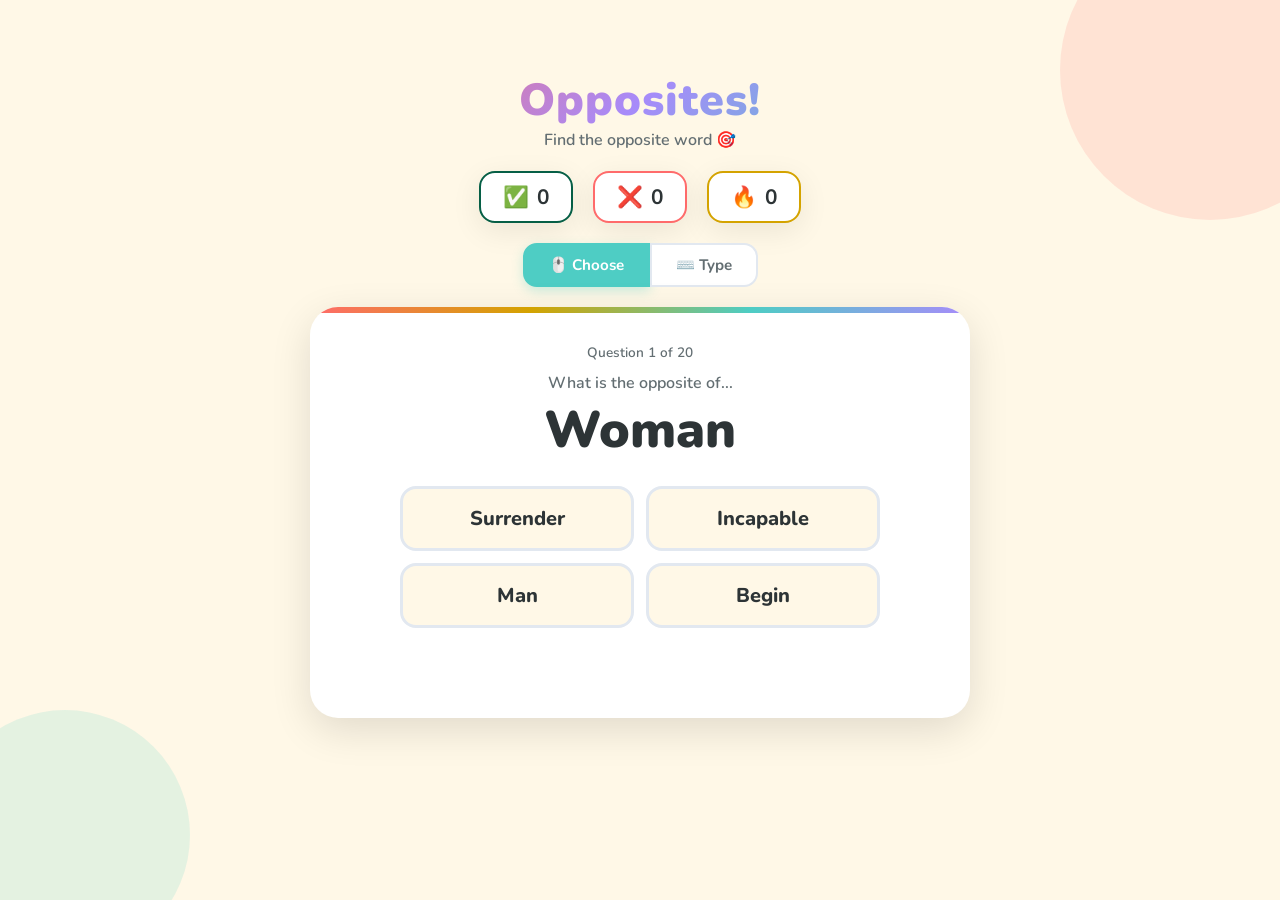
<file: games/opposites/index.html>
<!DOCTYPE html>
<html lang="en" data-theme="colourful-light">
<head>
<meta charset="UTF-8">
<meta name="viewport" content="width=device-width, initial-scale=1.0">
<title>Opposites Game!</title>
<link href="https://fonts.googleapis.com/css2?family=Nunito:wght@400;600;700;800;900&display=swap" rel="stylesheet">
<link rel="stylesheet" href="../../shared/tokens.css">
<style>
  * { margin: 0; padding: 0; box-sizing: border-box; }

  body {
    font-family: var(--font-family);
    background: var(--bg);
    min-height: 100vh;
    overflow-x: hidden;
    position: relative;
    padding-top: 56px;
  }

  /* Floating background shapes */
  body::before, body::after {
    content: '';
    position: fixed;
    border-radius: 50%;
    z-index: 0;
    opacity: 0.15;
    animation: floaty 8s ease-in-out infinite;
  }
  body::before {
    width: 300px; height: 300px;
    background: var(--accent-primary);
    top: -80px; right: -80px;
  }
  body::after {
    width: 250px; height: 250px;
    background: var(--accent-secondary);
    bottom: -60px; left: -60px;
    animation-delay: -4s;
  }

  @keyframes floaty {
    0%, 100% { transform: translate(0, 0) scale(1); }
    50% { transform: translate(15px, 20px) scale(1.05); }
  }

  .container {
    max-width: 700px;
    margin: 0 auto;
    padding: 20px;
    position: relative;
    z-index: 1;
  }

  /* HEADER */
  .header {
    text-align: center;
    margin-bottom: 20px;
  }

  .header h1 {
    font-family: var(--font-family); font-weight: 900;
    font-size: 2.8rem;
    background: linear-gradient(135deg, var(--accent-primary), var(--accent-purple), var(--accent-secondary));
    -webkit-background-clip: text;
    -webkit-text-fill-color: transparent;
    background-clip: text;
    letter-spacing: 1px;
    line-height: 1.1;
    margin-bottom: 4px;
    animation: titleBounce 0.6s ease-out;
  }

  @keyframes titleBounce {
    0% { transform: scale(0.5); opacity: 0; }
    60% { transform: scale(1.1); }
    100% { transform: scale(1); opacity: 1; }
  }

  .header .subtitle {
    font-size: 1rem;
    color: var(--text-secondary);
    font-weight: 600;
  }

  /* SCORE BAR */
  .score-bar {
    display: flex;
    justify-content: center;
    gap: 20px;
    margin-bottom: 20px;
    flex-wrap: wrap;
  }

  .score-item {
    background: var(--bg-surface);
    border-radius: 16px;
    padding: 10px 22px;
    box-shadow: var(--shadow);
    display: flex;
    align-items: center;
    gap: 8px;
    font-weight: 700;
    font-size: 1rem;
    border: 2px solid transparent;
    transition: transform 0.2s;
  }

  .score-item.correct { border-color: var(--success-text); }
  .score-item.wrong { border-color: var(--accent-primary); }
  .score-item.streak { border-color: var(--accent-tertiary); }

  .score-item .emoji { font-size: 1.3rem; }
  .score-item .num { font-size: 1.3rem; color: var(--text-primary); }

  .score-item.pop {
    animation: scorePop 0.35s ease-out;
  }
  @keyframes scorePop {
    0% { transform: scale(1); }
    50% { transform: scale(1.2); }
    100% { transform: scale(1); }
  }

  /* MODE TOGGLE */
  .mode-toggle {
    display: flex;
    justify-content: center;
    margin-bottom: 20px;
  }

  .toggle-btn {
    background: var(--bg-surface);
    border: 2px solid var(--border);
    padding: 10px 24px;
    font-family: var(--font-family);
    font-weight: 700;
    font-size: 0.95rem;
    cursor: pointer;
    transition: all 0.25s;
    color: var(--text-secondary);
  }

  .toggle-btn:first-child { border-radius: 14px 0 0 14px; }
  .toggle-btn:last-child { border-radius: 0 14px 14px 0; }

  .toggle-btn.active {
    background: var(--accent-secondary);
    border-color: var(--accent-secondary);
    color: var(--btn-primary-text);
    box-shadow: 0 4px 12px rgba(78, 205, 196, 0.3);
  }

  /* GAME CARD */
  .game-card {
    background: var(--bg-surface);
    border-radius: 28px;
    padding: 36px 28px;
    box-shadow: var(--shadow-lg);
    text-align: center;
    position: relative;
    overflow: hidden;
    transition: transform 0.3s;
  }

  .game-card::before {
    content: '';
    position: absolute;
    top: 0; left: 0; right: 0;
    height: 6px;
    background: linear-gradient(90deg, var(--accent-primary), var(--accent-tertiary), var(--accent-secondary), var(--accent-purple));
  }

  .progress-text {
    font-size: 0.85rem;
    color: var(--text-secondary);
    font-weight: 600;
    margin-bottom: 10px;
  }

  .prompt-label {
    font-size: 1rem;
    color: var(--text-secondary);
    font-weight: 600;
    margin-bottom: 6px;
  }

  .prompt-word {
    font-family: var(--font-family); font-weight: 900;
    font-size: 3.2rem;
    color: var(--text-primary);
    margin-bottom: 24px;
    animation: wordIn 0.4s ease-out;
    line-height: 1.2;
  }

  @keyframes wordIn {
    0% { transform: translateY(20px) scale(0.9); opacity: 0; }
    100% { transform: translateY(0) scale(1); opacity: 1; }
  }

  /* MULTIPLE CHOICE */
  .choices {
    display: grid;
    grid-template-columns: 1fr 1fr;
    gap: 12px;
    max-width: 480px;
    margin: 0 auto;
  }

  .choice-btn {
    background: var(--bg);
    border: 3px solid var(--border);
    border-radius: 16px;
    padding: 16px 12px;
    font-family: var(--font-family);
    font-weight: 800;
    font-size: 1.25rem;
    cursor: pointer;
    transition: all 0.2s;
    color: var(--text-primary);
    position: relative;
    overflow: hidden;
  }

  .choice-btn:hover {
    transform: translateY(-2px);
    border-color: var(--accent-purple);
    box-shadow: 0 6px 20px rgba(167, 139, 250, 0.2);
  }

  .choice-btn:active { transform: scale(0.97); }

  .choice-btn.correct-answer {
    background: var(--success-bg);
    border-color: var(--success-text);
    animation: correctShake 0.5s ease-out;
  }

  .choice-btn.wrong-answer {
    background: var(--error-bg);
    border-color: var(--accent-primary);
    animation: wrongShake 0.4s ease-out;
  }

  @keyframes correctShake {
    0% { transform: scale(1); }
    30% { transform: scale(1.08); }
    60% { transform: scale(0.97); }
    100% { transform: scale(1); }
  }

  @keyframes wrongShake {
    0%, 100% { transform: translateX(0); }
    20% { transform: translateX(-8px); }
    40% { transform: translateX(8px); }
    60% { transform: translateX(-5px); }
    80% { transform: translateX(5px); }
  }

  /* TYPING MODE */
  .type-area {
    max-width: 400px;
    margin: 0 auto;
  }

  .type-input {
    width: 100%;
    padding: 16px 20px;
    border: 3px solid var(--border);
    border-radius: 16px;
    font-family: var(--font-family);
    font-weight: 700;
    font-size: 1.3rem;
    text-align: center;
    outline: none;
    transition: border-color 0.25s;
    color: var(--text-primary);
    background: var(--bg);
  }

  .type-input:focus {
    border-color: var(--accent-purple);
    box-shadow: 0 0 0 4px rgba(167,139,250,0.15);
  }

  .type-input.correct-input {
    border-color: var(--success-text);
    background: var(--success-bg);
  }

  .type-input.wrong-input {
    border-color: var(--accent-primary);
    background: var(--error-bg);
    animation: wrongShake 0.4s ease-out;
  }

  .submit-btn {
    margin-top: 14px;
    background: linear-gradient(135deg, var(--accent-purple), var(--accent-blue));
    color: var(--btn-primary-text);
    border: none;
    border-radius: 14px;
    padding: 14px 40px;
    font-family: var(--font-family);
    font-weight: 800;
    font-size: 1.1rem;
    cursor: pointer;
    transition: all 0.25s;
    box-shadow: 0 4px 15px rgba(167,139,250,0.3);
  }

  .submit-btn:hover {
    transform: translateY(-2px);
    box-shadow: 0 6px 20px rgba(167,139,250,0.4);
  }

  .hint-text {
    margin-top: 12px;
    font-size: 0.85rem;
    color: var(--text-secondary);
    font-weight: 600;
  }

  /* FEEDBACK */
  .feedback {
    margin-top: 18px;
    font-weight: 800;
    font-size: 1.2rem;
    min-height: 36px;
    transition: opacity 0.3s;
  }

  .feedback.correct-fb { color: var(--success-text); }
  .feedback.wrong-fb { color: var(--accent-primary); }

  .accepted-answers {
    margin-top: 6px;
    font-size: 0.85rem;
    color: var(--text-secondary);
    font-weight: 600;
  }

  /* CELEBRATION PARTICLES */
  .particle {
    position: fixed;
    pointer-events: none;
    z-index: 100;
    font-size: 1.8rem;
    animation: particleFall 1.2s ease-in forwards;
  }

  @keyframes particleFall {
    0% { opacity: 1; transform: translateY(0) rotate(0deg) scale(1); }
    100% { opacity: 0; transform: translateY(120px) rotate(360deg) scale(0.3); }
  }

  /* END SCREEN */
  .end-screen {
    text-align: center;
    padding: 30px 20px;
  }

  .end-screen .trophy { font-size: 5rem; margin-bottom: 10px; animation: titleBounce 0.6s ease-out; }

  .end-screen h2 {
    font-family: var(--font-family); font-weight: 900;
    font-size: 2.2rem;
    color: var(--text-primary);
    margin-bottom: 6px;
  }

  .end-screen .final-score {
    font-size: 1.2rem;
    color: var(--text-secondary);
    font-weight: 700;
    margin-bottom: 8px;
  }

  .end-screen .stars {
    font-size: 2.5rem;
    margin-bottom: 20px;
  }

  .restart-btn {
    background: linear-gradient(135deg, var(--accent-primary), var(--accent-warm));
    color: var(--btn-primary-text);
    border: none;
    border-radius: 16px;
    padding: 16px 44px;
    font-family: var(--font-family); font-weight: 900;
    font-size: 1.3rem;
    cursor: pointer;
    transition: all 0.25s;
    box-shadow: 0 6px 20px rgba(255,107,107,0.3);
  }

  .restart-btn:hover {
    transform: translateY(-3px) scale(1.03);
    box-shadow: 0 8px 25px rgba(255,107,107,0.4);
  }

  /* RESPONSIVE */
  @media (max-width: 500px) {
    .header h1 { font-size: 2rem; }
    .prompt-word { font-size: 2.4rem; }
    .choice-btn { font-size: 1.05rem; padding: 13px 10px; }
    .choices { gap: 8px; }
    .game-card { padding: 28px 18px; }
    .score-bar { gap: 10px; }
    .score-item { padding: 8px 14px; font-size: 0.9rem; }
  }

</style>
</head>
<body data-page="opposites" data-page-title="Opposites">

<div class="container">
  <div class="header">
    <h1>Opposites!</h1>
    <p class="subtitle">Find the opposite word 🎯</p>
  </div>

  <div class="score-bar">
    <div class="score-item correct" id="correctBox">
      <span class="emoji">✅</span>
      <span class="num" id="correctCount">0</span>
    </div>
    <div class="score-item wrong" id="wrongBox">
      <span class="emoji">❌</span>
      <span class="num" id="wrongCount">0</span>
    </div>
    <div class="score-item streak" id="streakBox">
      <span class="emoji">🔥</span>
      <span class="num" id="streakCount">0</span>
    </div>
  </div>

  <div class="mode-toggle">
    <button class="toggle-btn active" id="choiceMode" onclick="setMode('choice')">🖱️ Choose</button>
    <button class="toggle-btn" id="typeMode" onclick="setMode('type')">⌨️ Type</button>
  </div>

  <div class="game-card" id="gameCard">
    <!-- Game content injected here -->
  </div>
</div>

<script>
// Read player context from shared shell
const BRACKET_CONFIG = {
  '4-5': { wordCount: 15, distractorCount: 2, showHint: true,  difficulties: ['easy'] },
  '6-8': { wordCount: 20, distractorCount: 3, showHint: true,  difficulties: ['easy', 'medium'] },
  '9-12': { wordCount: 30, distractorCount: 3, showHint: false, difficulties: ['easy', 'medium', 'hard'] },
  '13+':  { wordCount: 40, distractorCount: 3, showHint: false, difficulties: ['easy', 'medium', 'hard'] },
};
let ageBracket = (window.KidsGames && window.KidsGames.player) ? window.KidsGames.player.ageBracket : '6-8';
let config = BRACKET_CONFIG[ageBracket] || BRACKET_CONFIG['6-8'];

// Load saved data for current player
const savedData = window.KidsGames ? window.KidsGames.loadGameData('opposites') : {};
let lifetimeGames = savedData.gamesPlayed || 0;
let lifetimeBestStreak = savedData.bestStreak || 0;
let lifetimeBestScore = savedData.bestScore || 0;

// ---- WORD DATA ----
// BEGIN_WORD_PAIRS
const wordPairs = [
  {
    "word": "Awake",
    "opposites": [
      "asleep"
    ],
    "distractors": [
      "hate",
      "far",
      "open",
      "refuse",
      "recorded"
    ],
    "difficulty": "easy"
  },
  {
    "word": "Big",
    "opposites": [
      "little",
      "small"
    ],
    "distractors": [
      "hopeless",
      "general",
      "annual",
      "divide",
      "adjusted"
    ],
    "difficulty": "easy"
  },
  {
    "word": "Black",
    "opposites": [
      "white"
    ],
    "distractors": [
      "loss",
      "accept",
      "hopelessly",
      "breathless",
      "silence"
    ],
    "difficulty": "easy"
  },
  {
    "word": "Boy",
    "opposites": [
      "girl"
    ],
    "distractors": [
      "safe",
      "top",
      "sweet",
      "unbroken",
      "unfriendly"
    ],
    "difficulty": "easy"
  },
  {
    "word": "Brave",
    "opposites": [
      "timid"
    ],
    "distractors": [
      "unhappy",
      "cool",
      "pessimism",
      "run",
      "presence"
    ],
    "difficulty": "easy"
  },
  {
    "word": "Clean",
    "opposites": [
      "dirty",
      "messy"
    ],
    "distractors": [
      "opening",
      "weaken",
      "friend",
      "safety",
      "hopelessly"
    ],
    "difficulty": "easy"
  },
  {
    "word": "Come",
    "opposites": [
      "go",
      "leave"
    ],
    "distractors": [
      "angular",
      "empty",
      "rough",
      "distrust",
      "unloaded"
    ],
    "difficulty": "easy"
  },
  {
    "word": "Cry",
    "opposites": [
      "laugh",
      "smile"
    ],
    "distractors": [
      "find",
      "come",
      "discharge",
      "bounce",
      "early"
    ],
    "difficulty": "easy"
  },
  {
    "word": "Dark",
    "opposites": [
      "light"
    ],
    "distractors": [
      "comfort",
      "dangerous",
      "unofficial",
      "long",
      "inverse"
    ],
    "difficulty": "easy"
  },
  {
    "word": "Day",
    "opposites": [
      "night"
    ],
    "distractors": [
      "bound",
      "attack",
      "objective",
      "adjusted",
      "broken"
    ],
    "difficulty": "easy"
  },
  {
    "word": "Fast",
    "opposites": [
      "slow"
    ],
    "distractors": [
      "positive",
      "incapable",
      "past",
      "shut",
      "sleeping"
    ],
    "difficulty": "easy"
  },
  {
    "word": "Front",
    "opposites": [
      "back"
    ],
    "distractors": [
      "little",
      "allow",
      "inaccurate",
      "delay",
      "curved"
    ],
    "difficulty": "easy"
  },
  {
    "word": "Full",
    "opposites": [
      "empty"
    ],
    "distractors": [
      "there",
      "incomplete",
      "popular",
      "beautiful",
      "retreat"
    ],
    "difficulty": "easy"
  },
  {
    "word": "Give",
    "opposites": [
      "take"
    ],
    "distractors": [
      "minor",
      "exempt",
      "pleasure",
      "answer",
      "future"
    ],
    "difficulty": "easy"
  },
  {
    "word": "Good",
    "opposites": [
      "bad",
      "evil"
    ],
    "distractors": [
      "complexity",
      "strange",
      "night",
      "asleep",
      "inactive"
    ],
    "difficulty": "easy"
  },
  {
    "word": "Happy",
    "opposites": [
      "sad",
      "unhappy"
    ],
    "distractors": [
      "lady",
      "evil",
      "stand",
      "geographic",
      "ugly"
    ],
    "difficulty": "easy"
  },
  {
    "word": "Hard",
    "opposites": [
      "easy",
      "soft"
    ],
    "distractors": [
      "unhappy",
      "uncertain",
      "negative",
      "short",
      "sparkling"
    ],
    "difficulty": "easy"
  },
  {
    "word": "High",
    "opposites": [
      "low"
    ],
    "distractors": [
      "sadness",
      "yield",
      "preventive",
      "uneasy",
      "religious"
    ],
    "difficulty": "easy"
  },
  {
    "word": "Hot",
    "opposites": [
      "cold"
    ],
    "distractors": [
      "paid",
      "adopted",
      "queen",
      "like",
      "safety"
    ],
    "difficulty": "easy"
  },
  {
    "word": "Left",
    "opposites": [
      "right"
    ],
    "distractors": [
      "deficit",
      "juvenile",
      "unaware",
      "end",
      "sadness"
    ],
    "difficulty": "easy"
  },
  {
    "word": "Loud",
    "opposites": [
      "quiet",
      "soft"
    ],
    "distractors": [
      "uneven",
      "quickly",
      "delay",
      "vertical",
      "west"
    ],
    "difficulty": "easy"
  },
  {
    "word": "Love",
    "opposites": [
      "hate"
    ],
    "distractors": [
      "weak",
      "popular",
      "likely",
      "aged",
      "peace"
    ],
    "difficulty": "easy"
  },
  {
    "word": "Near",
    "opposites": [
      "far"
    ],
    "distractors": [
      "decrease",
      "empty",
      "acceptance",
      "natural",
      "spread"
    ],
    "difficulty": "easy"
  },
  {
    "word": "Nice",
    "opposites": [
      "nasty"
    ],
    "distractors": [
      "raise",
      "ample",
      "graceful",
      "unite",
      "top"
    ],
    "difficulty": "easy"
  },
  {
    "word": "Old",
    "opposites": [
      "new",
      "young"
    ],
    "distractors": [
      "bounce",
      "much",
      "cerebral",
      "like",
      "attached"
    ],
    "difficulty": "easy"
  },
  {
    "word": "On",
    "opposites": [
      "off"
    ],
    "distractors": [
      "domestic",
      "head",
      "contract",
      "few",
      "formal"
    ],
    "difficulty": "easy"
  },
  {
    "word": "Open",
    "opposites": [
      "close",
      "shut"
    ],
    "distractors": [
      "employee",
      "visible",
      "humble",
      "capitalism",
      "curved"
    ],
    "difficulty": "easy"
  },
  {
    "word": "Push",
    "opposites": [
      "pull"
    ],
    "distractors": [
      "decent",
      "little",
      "annual",
      "vertical",
      "agree"
    ],
    "difficulty": "easy"
  },
  {
    "word": "Run",
    "opposites": [
      "walk"
    ],
    "distractors": [
      "unloading",
      "indoors",
      "large",
      "confront",
      "decision"
    ],
    "difficulty": "easy"
  },
  {
    "word": "Sit",
    "opposites": [
      "stand"
    ],
    "distractors": [
      "sane",
      "injustice",
      "noisy",
      "future",
      "hostile"
    ],
    "difficulty": "easy"
  },
  {
    "word": "Stop",
    "opposites": [
      "begin",
      "continue",
      "go",
      "start"
    ],
    "distractors": [
      "blessed",
      "welcome",
      "useful",
      "dull",
      "specify"
    ],
    "difficulty": "easy"
  },
  {
    "word": "Sweet",
    "opposites": [
      "dry",
      "salty",
      "sour"
    ],
    "distractors": [
      "dormant",
      "opaque",
      "difficult",
      "pleasure",
      "early"
    ],
    "difficulty": "easy"
  },
  {
    "word": "Tall",
    "opposites": [
      "short",
      "small"
    ],
    "distractors": [
      "enter",
      "source",
      "out",
      "liability",
      "due"
    ],
    "difficulty": "easy"
  },
  {
    "word": "Top",
    "opposites": [
      "bottom",
      "side"
    ],
    "distractors": [
      "minus",
      "positive",
      "liability",
      "tangible",
      "directly"
    ],
    "difficulty": "easy"
  },
  {
    "word": "Up",
    "opposites": [
      "down"
    ],
    "distractors": [
      "passing",
      "failing",
      "front",
      "sink",
      "widen"
    ],
    "difficulty": "easy"
  },
  {
    "word": "Wet",
    "opposites": [
      "dry"
    ],
    "distractors": [
      "close",
      "supply",
      "there",
      "bless",
      "lesser"
    ],
    "difficulty": "easy"
  },
  {
    "word": "Win",
    "opposites": [
      "fail",
      "lose"
    ],
    "distractors": [
      "gather",
      "aged",
      "official",
      "stupid",
      "minor"
    ],
    "difficulty": "easy"
  },
  {
    "word": "Yes",
    "opposites": [
      "no"
    ],
    "distractors": [
      "frivolous",
      "sharp",
      "all",
      "boy",
      "begin"
    ],
    "difficulty": "easy"
  },
  {
    "word": "Absolute",
    "opposites": [
      "relative"
    ],
    "distractors": [
      "stretch",
      "small",
      "visible",
      "resist",
      "implicit"
    ],
    "difficulty": "hard"
  },
  {
    "word": "Relative",
    "opposites": [
      "absolute"
    ],
    "distractors": [
      "decreasing",
      "depressing",
      "victory",
      "feminine",
      "hate"
    ],
    "difficulty": "hard"
  },
  {
    "word": "Abstract",
    "opposites": [
      "concrete"
    ],
    "distractors": [
      "decreasing",
      "end",
      "opening",
      "easy",
      "fancy"
    ],
    "difficulty": "hard"
  },
  {
    "word": "Concrete",
    "opposites": [
      "abstract"
    ],
    "distractors": [
      "resist",
      "uneasy",
      "slowly",
      "discontent",
      "indirectly"
    ],
    "difficulty": "hard"
  },
  {
    "word": "Abundant",
    "opposites": [
      "scarce"
    ],
    "distractors": [
      "awake",
      "ability",
      "still",
      "upstream",
      "left"
    ],
    "difficulty": "hard"
  },
  {
    "word": "Scarce",
    "opposites": [
      "abundant"
    ],
    "distractors": [
      "far",
      "impatient",
      "have",
      "allow",
      "intensive"
    ],
    "difficulty": "hard"
  },
  {
    "word": "Accurate",
    "opposites": [
      "inaccurate"
    ],
    "distractors": [
      "lowered",
      "synthetic",
      "home",
      "head",
      "ugly"
    ],
    "difficulty": "hard"
  },
  {
    "word": "Inaccurate",
    "opposites": [
      "accurate"
    ],
    "distractors": [
      "timid",
      "ignore",
      "down",
      "fire",
      "asleep"
    ],
    "difficulty": "hard"
  },
  {
    "word": "Active",
    "opposites": [
      "inactive"
    ],
    "distractors": [
      "lose",
      "below",
      "miss",
      "expanded",
      "cooked"
    ],
    "difficulty": "hard"
  },
  {
    "word": "Inactive",
    "opposites": [
      "active"
    ],
    "distractors": [
      "foe",
      "side",
      "con",
      "eastern",
      "greater"
    ],
    "difficulty": "hard"
  },
  {
    "word": "Passive",
    "opposites": [
      "active"
    ],
    "distractors": [
      "sadly",
      "particular",
      "out",
      "formal",
      "slowly"
    ],
    "difficulty": "hard"
  },
  {
    "word": "Dormant",
    "opposites": [
      "active"
    ],
    "distractors": [
      "expand",
      "delay",
      "war",
      "first",
      "change"
    ],
    "difficulty": "hard"
  },
  {
    "word": "Quiet",
    "opposites": [
      "active"
    ],
    "distractors": [
      "immoral",
      "rational",
      "sister",
      "friend",
      "fancy"
    ],
    "difficulty": "hard"
  },
  {
    "word": "Acute",
    "opposites": [
      "chronic"
    ],
    "distractors": [
      "compound",
      "worthy",
      "some",
      "whole",
      "standing"
    ],
    "difficulty": "hard"
  },
  {
    "word": "Chronic",
    "opposites": [
      "acute"
    ],
    "distractors": [
      "local",
      "undue",
      "defensive",
      "love",
      "distrust"
    ],
    "difficulty": "hard"
  },
  {
    "word": "Adequate",
    "opposites": [
      "inadequate"
    ],
    "distractors": [
      "finish",
      "gradual",
      "distrust",
      "functional",
      "cry"
    ],
    "difficulty": "hard"
  },
  {
    "word": "Inadequate",
    "opposites": [
      "adequate"
    ],
    "distractors": [
      "unaware",
      "sunset",
      "pride",
      "preceding",
      "awkward"
    ],
    "difficulty": "hard"
  },
  {
    "word": "Alive",
    "opposites": [
      "dead"
    ],
    "distractors": [
      "manual",
      "tall",
      "nasty",
      "unaware",
      "wise"
    ],
    "difficulty": "hard"
  },
  {
    "word": "Dead",
    "opposites": [
      "alive"
    ],
    "distractors": [
      "low",
      "short",
      "plaintiff",
      "down",
      "bound"
    ],
    "difficulty": "medium"
  },
  {
    "word": "Live",
    "opposites": [
      "dead"
    ],
    "distractors": [
      "slowly",
      "incorrect",
      "heat",
      "tail",
      "difficulty"
    ],
    "difficulty": "medium"
  },
  {
    "word": "Ample",
    "opposites": [
      "meager"
    ],
    "distractors": [
      "rested",
      "hopeful",
      "move",
      "allow",
      "irregular"
    ],
    "difficulty": "hard"
  },
  {
    "word": "Meager",
    "opposites": [
      "ample"
    ],
    "distractors": [
      "unfamiliar",
      "stormy",
      "careful",
      "father",
      "separate"
    ],
    "difficulty": "hard"
  },
  {
    "word": "Analytic",
    "opposites": [
      "synthetic"
    ],
    "distractors": [
      "bare",
      "out",
      "irrelevant",
      "tangible",
      "rush"
    ],
    "difficulty": "hard"
  },
  {
    "word": "Synthetic",
    "opposites": [
      "analytic"
    ],
    "distractors": [
      "alive",
      "wife",
      "bull",
      "foot",
      "careless"
    ],
    "difficulty": "hard"
  },
  {
    "word": "Preceding",
    "opposites": [
      "succeeding"
    ],
    "distractors": [
      "anterior",
      "real",
      "fill",
      "official",
      "show"
    ],
    "difficulty": "hard"
  },
  {
    "word": "Succeeding",
    "opposites": [
      "preceding"
    ],
    "distractors": [
      "opaque",
      "seated",
      "slow",
      "unfamiliar",
      "there"
    ],
    "difficulty": "hard"
  },
  {
    "word": "Anterior",
    "opposites": [
      "posterior"
    ],
    "distractors": [
      "solid",
      "deaf",
      "dangerous",
      "outward",
      "short"
    ],
    "difficulty": "hard"
  },
  {
    "word": "Posterior",
    "opposites": [
      "anterior"
    ],
    "distractors": [
      "superior",
      "running",
      "forward",
      "verbal",
      "profit"
    ],
    "difficulty": "hard"
  },
  {
    "word": "Due",
    "opposites": [
      "undue"
    ],
    "distractors": [
      "retail",
      "careless",
      "acute",
      "bear",
      "publicly"
    ],
    "difficulty": "medium"
  },
  {
    "word": "Undue",
    "opposites": [
      "due"
    ],
    "distractors": [
      "happy",
      "calm",
      "shout",
      "heavy",
      "employed"
    ],
    "difficulty": "hard"
  },
  {
    "word": "Attached",
    "opposites": [
      "detached"
    ],
    "distractors": [
      "irregular",
      "down",
      "overhead",
      "free",
      "emotional"
    ],
    "difficulty": "hard"
  },
  {
    "word": "Detached",
    "opposites": [
      "attached"
    ],
    "distractors": [
      "analytic",
      "western",
      "unpopular",
      "black",
      "primary"
    ],
    "difficulty": "hard"
  },
  {
    "word": "Automatic",
    "opposites": [
      "manual"
    ],
    "distractors": [
      "greater",
      "go",
      "move",
      "sparkling",
      "liked"
    ],
    "difficulty": "hard"
  },
  {
    "word": "Manual",
    "opposites": [
      "automatic"
    ],
    "distractors": [
      "out",
      "prominence",
      "know",
      "go",
      "advance"
    ],
    "difficulty": "hard"
  },
  {
    "word": "Asleep",
    "opposites": [
      "awake"
    ],
    "distractors": [
      "king",
      "contract",
      "upstairs",
      "indirect",
      "unfamiliar"
    ],
    "difficulty": "hard"
  },
  {
    "word": "Aware",
    "opposites": [
      "unaware"
    ],
    "distractors": [
      "unmarried",
      "unfriendly",
      "meager",
      "clarity",
      "exclude"
    ],
    "difficulty": "hard"
  },
  {
    "word": "Unaware",
    "opposites": [
      "aware"
    ],
    "distractors": [
      "informally",
      "preceding",
      "admit",
      "few",
      "ample"
    ],
    "difficulty": "hard"
  },
  {
    "word": "Back",
    "opposites": [
      "front"
    ],
    "distractors": [
      "chronic",
      "indecision",
      "untouched",
      "wanted",
      "indirectly"
    ],
    "difficulty": "easy"
  },
  {
    "word": "Leading",
    "opposites": [
      "following"
    ],
    "distractors": [
      "lively",
      "ample",
      "welcome",
      "worst",
      "interior"
    ],
    "difficulty": "medium"
  },
  {
    "word": "Following",
    "opposites": [
      "leading"
    ],
    "distractors": [
      "automatic",
      "reward",
      "detached",
      "gain",
      "heavenly"
    ],
    "difficulty": "medium"
  },
  {
    "word": "Backward",
    "opposites": [
      "forward"
    ],
    "distractors": [
      "unreal",
      "loose",
      "studio",
      "inclined",
      "complexity"
    ],
    "difficulty": "hard"
  },
  {
    "word": "Forward",
    "opposites": [
      "backward"
    ],
    "distractors": [
      "minority",
      "abstract",
      "failure",
      "better",
      "rural"
    ],
    "difficulty": "medium"
  },
  {
    "word": "Reverse",
    "opposites": [
      "forward"
    ],
    "distractors": [
      "employer",
      "decision",
      "export",
      "ever",
      "more"
    ],
    "difficulty": "hard"
  },
  {
    "word": "Beautiful",
    "opposites": [
      "ugly"
    ],
    "distractors": [
      "unknown",
      "straight",
      "plaintiff",
      "weaken",
      "few"
    ],
    "difficulty": "medium"
  },
  {
    "word": "Ugly",
    "opposites": [
      "beautiful"
    ],
    "distractors": [
      "raised",
      "greater",
      "proud",
      "right",
      "sister"
    ],
    "difficulty": "hard"
  },
  {
    "word": "Best",
    "opposites": [
      "worst"
    ],
    "distractors": [
      "socialism",
      "immature",
      "stable",
      "more",
      "make"
    ],
    "difficulty": "easy"
  },
  {
    "word": "Worst",
    "opposites": [
      "best"
    ],
    "distractors": [
      "unaware",
      "day",
      "unstable",
      "birth",
      "anode"
    ],
    "difficulty": "hard"
  },
  {
    "word": "Better",
    "opposites": [
      "worse"
    ],
    "distractors": [
      "uncertain",
      "back",
      "indoors",
      "free",
      "increasing"
    ],
    "difficulty": "medium"
  },
  {
    "word": "Worse",
    "opposites": [
      "better"
    ],
    "distractors": [
      "greater",
      "incorrect",
      "orthodox",
      "automatic",
      "horizontal"
    ],
    "difficulty": "hard"
  },
  {
    "word": "White",
    "opposites": [
      "black"
    ],
    "distractors": [
      "secular",
      "hardened",
      "lively",
      "compound",
      "differ"
    ],
    "difficulty": "medium"
  },
  {
    "word": "Bold",
    "opposites": [
      "timid"
    ],
    "distractors": [
      "formally",
      "danger",
      "green",
      "figure",
      "allow"
    ],
    "difficulty": "hard"
  },
  {
    "word": "Timid",
    "opposites": [
      "bold"
    ],
    "distractors": [
      "bull",
      "unhappily",
      "dark",
      "niece",
      "hire"
    ],
    "difficulty": "hard"
  },
  {
    "word": "Breathing",
    "opposites": [
      "breathless"
    ],
    "distractors": [
      "finish",
      "mature",
      "lord",
      "unchanged",
      "cubic"
    ],
    "difficulty": "hard"
  },
  {
    "word": "Breathless",
    "opposites": [
      "breathing"
    ],
    "distractors": [
      "little",
      "uncommon",
      "dirty",
      "disagree",
      "failing"
    ],
    "difficulty": "hard"
  },
  {
    "word": "Light",
    "opposites": [
      "dark"
    ],
    "distractors": [
      "inverse",
      "unlimited",
      "found",
      "analysis",
      "domestic"
    ],
    "difficulty": "medium"
  },
  {
    "word": "Bright",
    "opposites": [
      "dull"
    ],
    "distractors": [
      "shrink",
      "off",
      "curly",
      "order",
      "joy"
    ],
    "difficulty": "hard"
  },
  {
    "word": "Dull",
    "opposites": [
      "bright"
    ],
    "distractors": [
      "little",
      "cool",
      "upstream",
      "cold",
      "chronic"
    ],
    "difficulty": "hard"
  },
  {
    "word": "Broken",
    "opposites": [
      "unbroken"
    ],
    "distractors": [
      "dull",
      "joy",
      "out",
      "exempt",
      "unloaded"
    ],
    "difficulty": "hard"
  },
  {
    "word": "Unbroken",
    "opposites": [
      "broken"
    ],
    "distractors": [
      "inaccurate",
      "boy",
      "northern",
      "charge",
      "correct"
    ],
    "difficulty": "hard"
  },
  {
    "word": "Calm",
    "opposites": [
      "stormy"
    ],
    "distractors": [
      "hope",
      "large",
      "uneasy",
      "refuse",
      "double"
    ],
    "difficulty": "hard"
  },
  {
    "word": "Stormy",
    "opposites": [
      "calm"
    ],
    "distractors": [
      "wholesale",
      "night",
      "sane",
      "presence",
      "day"
    ],
    "difficulty": "hard"
  },
  {
    "word": "Capable",
    "opposites": [
      "incapable"
    ],
    "distractors": [
      "far",
      "following",
      "innocence",
      "rugged",
      "hopelessly"
    ],
    "difficulty": "hard"
  },
  {
    "word": "Incapable",
    "opposites": [
      "capable"
    ],
    "distractors": [
      "win",
      "yield",
      "secular",
      "injustice",
      "retreat"
    ],
    "difficulty": "hard"
  },
  {
    "word": "Careful",
    "opposites": [
      "careless"
    ],
    "distractors": [
      "delicate",
      "junior",
      "sporadic",
      "abundant",
      "extensive"
    ],
    "difficulty": "hard"
  },
  {
    "word": "Careless",
    "opposites": [
      "careful"
    ],
    "distractors": [
      "preventive",
      "linger",
      "abstract",
      "impartial",
      "domestic"
    ],
    "difficulty": "hard"
  },
  {
    "word": "Certain",
    "opposites": [
      "uncertain"
    ],
    "distractors": [
      "supply",
      "running",
      "nephew",
      "changed",
      "bare"
    ],
    "difficulty": "medium"
  },
  {
    "word": "Uncertain",
    "opposites": [
      "certain"
    ],
    "distractors": [
      "encourage",
      "unloading",
      "irregular",
      "success",
      "curse"
    ],
    "difficulty": "hard"
  },
  {
    "word": "Adjusted",
    "opposites": [
      "unadjusted"
    ],
    "distractors": [
      "indirect",
      "heavy",
      "east",
      "show",
      "withdraw"
    ],
    "difficulty": "hard"
  },
  {
    "word": "Unadjusted",
    "opposites": [
      "adjusted"
    ],
    "distractors": [
      "explicit",
      "poor",
      "on",
      "external",
      "multiply"
    ],
    "difficulty": "hard"
  },
  {
    "word": "Changed",
    "opposites": [
      "unchanged"
    ],
    "distractors": [
      "south",
      "bore",
      "rich",
      "keep",
      "plaintiff"
    ],
    "difficulty": "medium"
  },
  {
    "word": "Unchanged",
    "opposites": [
      "changed"
    ],
    "distractors": [
      "mind",
      "withdraw",
      "seated",
      "like",
      "middle"
    ],
    "difficulty": "hard"
  },
  {
    "word": "Cheerful",
    "opposites": [
      "depressing"
    ],
    "distractors": [
      "set",
      "safety",
      "clear",
      "neutral",
      "relative"
    ],
    "difficulty": "hard"
  },
  {
    "word": "Depressing",
    "opposites": [
      "cheerful"
    ],
    "distractors": [
      "relaxed",
      "general",
      "closing",
      "hire",
      "strong"
    ],
    "difficulty": "hard"
  },
  {
    "word": "Dirty",
    "opposites": [
      "clean"
    ],
    "distractors": [
      "unorthodox",
      "mild",
      "prevent",
      "bend",
      "graceful"
    ],
    "difficulty": "hard"
  },
  {
    "word": "Clear",
    "opposites": [
      "opaque"
    ],
    "distractors": [
      "specific",
      "old",
      "foe",
      "fat",
      "rational"
    ],
    "difficulty": "medium"
  },
  {
    "word": "Opaque",
    "opposites": [
      "clear"
    ],
    "distractors": [
      "net",
      "short",
      "manual",
      "repel",
      "outside"
    ],
    "difficulty": "hard"
  },
  {
    "word": "Smart",
    "opposites": [
      "stupid"
    ],
    "distractors": [
      "living",
      "unwelcome",
      "irrational",
      "demand",
      "there"
    ],
    "difficulty": "hard"
  },
  {
    "word": "Stupid",
    "opposites": [
      "smart"
    ],
    "distractors": [
      "north",
      "run",
      "uncommon",
      "unknown",
      "implicit"
    ],
    "difficulty": "hard"
  },
  {
    "word": "Far",
    "opposites": [
      "near"
    ],
    "distractors": [
      "obscurity",
      "greater",
      "abstract",
      "clear",
      "asset"
    ],
    "difficulty": "medium"
  },
  {
    "word": "Distant",
    "opposites": [
      "close"
    ],
    "distractors": [
      "frivolous",
      "closed",
      "rush",
      "ride",
      "few"
    ],
    "difficulty": "hard"
  },
  {
    "word": "Close",
    "opposites": [
      "distant"
    ],
    "distractors": [
      "blind",
      "synthesis",
      "narrow",
      "uncommon",
      "possible"
    ],
    "difficulty": "medium"
  },
  {
    "word": "Common",
    "opposites": [
      "uncommon"
    ],
    "distractors": [
      "difficulty",
      "unfamiliar",
      "innocent",
      "inaccurate",
      "sleep"
    ],
    "difficulty": "medium"
  },
  {
    "word": "Uncommon",
    "opposites": [
      "common"
    ],
    "distractors": [
      "blind",
      "big",
      "wholly",
      "bounce",
      "outdoors"
    ],
    "difficulty": "hard"
  },
  {
    "word": "Usual",
    "opposites": [
      "unusual"
    ],
    "distractors": [
      "order",
      "stretch",
      "refuse",
      "multiply",
      "queen"
    ],
    "difficulty": "hard"
  },
  {
    "word": "Unusual",
    "opposites": [
      "usual"
    ],
    "distractors": [
      "finite",
      "permissive",
      "separate",
      "manual",
      "man"
    ],
    "difficulty": "hard"
  },
  {
    "word": "Compact",
    "opposites": [
      "loose"
    ],
    "distractors": [
      "nasty",
      "death",
      "few",
      "lord",
      "contracted"
    ],
    "difficulty": "hard"
  },
  {
    "word": "Loose",
    "opposites": [
      "compact"
    ],
    "distractors": [
      "repair",
      "immature",
      "decreasing",
      "military",
      "nephew"
    ],
    "difficulty": "hard"
  },
  {
    "word": "Whole",
    "opposites": [
      "half"
    ],
    "distractors": [
      "unrelated",
      "artificial",
      "real",
      "prominence",
      "married"
    ],
    "difficulty": "medium"
  },
  {
    "word": "Half",
    "opposites": [
      "whole"
    ],
    "distractors": [
      "finish",
      "sporadic",
      "slow",
      "urban",
      "man"
    ],
    "difficulty": "medium"
  },
  {
    "word": "Complete",
    "opposites": [
      "incomplete"
    ],
    "distractors": [
      "unpopular",
      "credit",
      "cheer",
      "unexpected",
      "tragedy"
    ],
    "difficulty": "medium"
  },
  {
    "word": "Incomplete",
    "opposites": [
      "complete"
    ],
    "distractors": [
      "location",
      "ripe",
      "regular",
      "pro",
      "differ"
    ],
    "difficulty": "hard"
  },
  {
    "word": "Contracted",
    "opposites": [
      "expanded"
    ],
    "distractors": [
      "awake",
      "minimum",
      "disliked",
      "domestic",
      "junior"
    ],
    "difficulty": "hard"
  },
  {
    "word": "Expanded",
    "opposites": [
      "contracted"
    ],
    "distractors": [
      "walk",
      "clarity",
      "particular",
      "child",
      "immortal"
    ],
    "difficulty": "hard"
  },
  {
    "word": "Continual",
    "opposites": [
      "sporadic"
    ],
    "distractors": [
      "tame",
      "double",
      "gain",
      "free",
      "narrow"
    ],
    "difficulty": "hard"
  },
  {
    "word": "Sporadic",
    "opposites": [
      "continual"
    ],
    "distractors": [
      "rested",
      "enter",
      "linger",
      "exclude",
      "decreased"
    ],
    "difficulty": "hard"
  },
  {
    "word": "Cooked",
    "opposites": [
      "raw"
    ],
    "distractors": [
      "father",
      "worse",
      "won",
      "foolish",
      "lord"
    ],
    "difficulty": "hard"
  },
  {
    "word": "Raw",
    "opposites": [
      "cooked"
    ],
    "distractors": [
      "happiness",
      "failure",
      "objective",
      "broken",
      "establish"
    ],
    "difficulty": "hard"
  },
  {
    "word": "Correct",
    "opposites": [
      "incorrect"
    ],
    "distractors": [
      "make",
      "heavenly",
      "uncle",
      "civilian",
      "local"
    ],
    "difficulty": "hard"
  },
  {
    "word": "Right",
    "opposites": [
      "left",
      "wrong"
    ],
    "distractors": [
      "allow",
      "closing",
      "delicate",
      "open",
      "passive"
    ],
    "difficulty": "easy"
  },
  {
    "word": "Incorrect",
    "opposites": [
      "correct"
    ],
    "distractors": [
      "horizontal",
      "side",
      "yin",
      "spread",
      "unaware"
    ],
    "difficulty": "hard"
  },
  {
    "word": "Wrong",
    "opposites": [
      "right"
    ],
    "distractors": [
      "spoken",
      "center",
      "liking",
      "ease",
      "fertile"
    ],
    "difficulty": "medium"
  },
  {
    "word": "Cubic",
    "opposites": [
      "linear"
    ],
    "distractors": [
      "contract",
      "prominence",
      "minus",
      "utopian",
      "irrational"
    ],
    "difficulty": "hard"
  },
  {
    "word": "Linear",
    "opposites": [
      "cubic"
    ],
    "distractors": [
      "hopeless",
      "delicate",
      "girl",
      "peace",
      "clean"
    ],
    "difficulty": "hard"
  },
  {
    "word": "Cursed",
    "opposites": [
      "blessed"
    ],
    "distractors": [
      "bless",
      "pull",
      "cheerful",
      "discontent",
      "different"
    ],
    "difficulty": "hard"
  },
  {
    "word": "Blessed",
    "opposites": [
      "cursed"
    ],
    "distractors": [
      "empty",
      "cheap",
      "buy",
      "union",
      "unworthy"
    ],
    "difficulty": "hard"
  },
  {
    "word": "Annual",
    "opposites": [
      "perennial"
    ],
    "distractors": [
      "dry",
      "acute",
      "decrease",
      "running",
      "loose"
    ],
    "difficulty": "hard"
  },
  {
    "word": "Perennial",
    "opposites": [
      "annual"
    ],
    "distractors": [
      "written",
      "right",
      "hide",
      "dry",
      "niece"
    ],
    "difficulty": "hard"
  },
  {
    "word": "Deaf",
    "opposites": [
      "hearing"
    ],
    "distractors": [
      "indirectly",
      "loading",
      "reward",
      "less",
      "expand"
    ],
    "difficulty": "hard"
  },
  {
    "word": "Hearing",
    "opposites": [
      "deaf"
    ],
    "distractors": [
      "verbal",
      "ground",
      "act",
      "stretch",
      "warm"
    ],
    "difficulty": "hard"
  },
  {
    "word": "Decent",
    "opposites": [
      "indecent"
    ],
    "distractors": [
      "other",
      "attend",
      "pro",
      "fine",
      "early"
    ],
    "difficulty": "hard"
  },
  {
    "word": "Indecent",
    "opposites": [
      "decent"
    ],
    "distractors": [
      "agree",
      "side",
      "liquid",
      "sad",
      "make"
    ],
    "difficulty": "hard"
  },
  {
    "word": "Deep",
    "opposites": [
      "shallow"
    ],
    "distractors": [
      "standing",
      "hope",
      "unloaded",
      "miss",
      "content"
    ],
    "difficulty": "medium"
  },
  {
    "word": "Shallow",
    "opposites": [
      "deep"
    ],
    "distractors": [
      "well",
      "falling",
      "defeat",
      "raised",
      "recorded"
    ],
    "difficulty": "hard"
  },
  {
    "word": "Definite",
    "opposites": [
      "indefinite"
    ],
    "distractors": [
      "single",
      "forward",
      "change",
      "liked",
      "heavenly"
    ],
    "difficulty": "hard"
  },
  {
    "word": "Indefinite",
    "opposites": [
      "definite"
    ],
    "distractors": [
      "unlimited",
      "objective",
      "fewer",
      "publicly",
      "ugly"
    ],
    "difficulty": "hard"
  },
  {
    "word": "Delicate",
    "opposites": [
      "rugged"
    ],
    "distractors": [
      "cursed",
      "preserved",
      "sudden",
      "plus",
      "inaction"
    ],
    "difficulty": "hard"
  },
  {
    "word": "Rugged",
    "opposites": [
      "delicate"
    ],
    "distractors": [
      "easy",
      "sunrise",
      "bound",
      "posterior",
      "center"
    ],
    "difficulty": "hard"
  },
  {
    "word": "Destroyed",
    "opposites": [
      "preserved"
    ],
    "distractors": [
      "related",
      "nasty",
      "informally",
      "wild",
      "round"
    ],
    "difficulty": "hard"
  },
  {
    "word": "Preserved",
    "opposites": [
      "destroyed"
    ],
    "distractors": [
      "succeeding",
      "aft",
      "equal",
      "urban",
      "absent"
    ],
    "difficulty": "hard"
  },
  {
    "word": "Difficult",
    "opposites": [
      "easy"
    ],
    "distractors": [
      "pull",
      "indecision",
      "union",
      "loud",
      "hit"
    ],
    "difficulty": "medium"
  },
  {
    "word": "Easy",
    "opposites": [
      "difficult"
    ],
    "distractors": [
      "ease",
      "positive",
      "untouched",
      "come",
      "inside"
    ],
    "difficulty": "medium"
  },
  {
    "word": "Direct",
    "opposites": [
      "indirect"
    ],
    "distractors": [
      "feminine",
      "shout",
      "primary",
      "refrain",
      "rural"
    ],
    "difficulty": "hard"
  },
  {
    "word": "Indirect",
    "opposites": [
      "direct"
    ],
    "distractors": [
      "outdoors",
      "admit",
      "mind",
      "narrowly",
      "show"
    ],
    "difficulty": "hard"
  },
  {
    "word": "Inverse",
    "opposites": [
      "direct"
    ],
    "distractors": [
      "waking",
      "functional",
      "downstairs",
      "empty",
      "literal"
    ],
    "difficulty": "hard"
  },
  {
    "word": "Sharp",
    "opposites": [
      "dull"
    ],
    "distractors": [
      "blind",
      "down",
      "sit",
      "absent",
      "subjective"
    ],
    "difficulty": "hard"
  },
  {
    "word": "Lively",
    "opposites": [
      "dull"
    ],
    "distractors": [
      "parent",
      "demand",
      "enjoy",
      "nominal",
      "freeze"
    ],
    "difficulty": "hard"
  },
  {
    "word": "Early",
    "opposites": [
      "late",
      "middle"
    ],
    "distractors": [
      "employed",
      "intangible",
      "expanded",
      "death",
      "quickly"
    ],
    "difficulty": "medium"
  },
  {
    "word": "Middle",
    "opposites": [
      "early",
      "late"
    ],
    "distractors": [
      "push",
      "public",
      "majority",
      "export",
      "lord"
    ],
    "difficulty": "medium"
  },
  {
    "word": "Late",
    "opposites": [
      "early",
      "middle"
    ],
    "distractors": [
      "push",
      "better",
      "capitalism",
      "senior",
      "wrong"
    ],
    "difficulty": "medium"
  },
  {
    "word": "Uneasy",
    "opposites": [
      "easy"
    ],
    "distractors": [
      "weak",
      "inner",
      "acute",
      "known",
      "unpopular"
    ],
    "difficulty": "hard"
  },
  {
    "word": "East",
    "opposites": [
      "west"
    ],
    "distractors": [
      "flat",
      "formal",
      "sparkling",
      "artificial",
      "offensive"
    ],
    "difficulty": "medium"
  },
  {
    "word": "West",
    "opposites": [
      "east"
    ],
    "distractors": [
      "surrender",
      "unpopular",
      "long",
      "complain",
      "have"
    ],
    "difficulty": "medium"
  },
  {
    "word": "Western",
    "opposites": [
      "eastern"
    ],
    "distractors": [
      "safe",
      "incoming",
      "yield",
      "best",
      "relaxed"
    ],
    "difficulty": "medium"
  },
  {
    "word": "Eastern",
    "opposites": [
      "western"
    ],
    "distractors": [
      "left",
      "curse",
      "slowly",
      "adequate",
      "unorthodox"
    ],
    "difficulty": "hard"
  },
  {
    "word": "Employed",
    "opposites": [
      "unemployed"
    ],
    "distractors": [
      "national",
      "friend",
      "automatic",
      "discourage",
      "bear"
    ],
    "difficulty": "hard"
  },
  {
    "word": "Unemployed",
    "opposites": [
      "employed"
    ],
    "distractors": [
      "concrete",
      "whisper",
      "sweet",
      "standing",
      "closing"
    ],
    "difficulty": "hard"
  },
  {
    "word": "Increased",
    "opposites": [
      "decreased"
    ],
    "distractors": [
      "loud",
      "birth",
      "preserved",
      "raised",
      "contracted"
    ],
    "difficulty": "hard"
  },
  {
    "word": "Decreased",
    "opposites": [
      "increased"
    ],
    "distractors": [
      "rested",
      "plaintiff",
      "distant",
      "cathode",
      "hostile"
    ],
    "difficulty": "hard"
  },
  {
    "word": "Even",
    "opposites": [
      "uneven"
    ],
    "distractors": [
      "tame",
      "wealth",
      "integrated",
      "break",
      "mental"
    ],
    "difficulty": "easy"
  },
  {
    "word": "Uneven",
    "opposites": [
      "even"
    ],
    "distractors": [
      "eastern",
      "synthesis",
      "particular",
      "admit",
      "contract"
    ],
    "difficulty": "hard"
  },
  {
    "word": "Odd",
    "opposites": [
      "even"
    ],
    "distractors": [
      "distant",
      "content",
      "establish",
      "uneasy",
      "moral"
    ],
    "difficulty": "hard"
  },
  {
    "word": "Expected",
    "opposites": [
      "unexpected"
    ],
    "distractors": [
      "depressing",
      "complexity",
      "open",
      "immoral",
      "ease"
    ],
    "difficulty": "hard"
  },
  {
    "word": "Unexpected",
    "opposites": [
      "expected"
    ],
    "distractors": [
      "credit",
      "unpleasant",
      "humble",
      "strengthen",
      "opening"
    ],
    "difficulty": "hard"
  },
  {
    "word": "Expensive",
    "opposites": [
      "cheap"
    ],
    "distractors": [
      "following",
      "weakness",
      "innocence",
      "attend",
      "pleasure"
    ],
    "difficulty": "hard"
  },
  {
    "word": "Cheap",
    "opposites": [
      "expensive"
    ],
    "distractors": [
      "hopeful",
      "uncertain",
      "prominence",
      "repel",
      "ripe"
    ],
    "difficulty": "hard"
  },
  {
    "word": "Explicit",
    "opposites": [
      "implicit"
    ],
    "distractors": [
      "lead",
      "inability",
      "sell",
      "compact",
      "linger"
    ],
    "difficulty": "hard"
  },
  {
    "word": "Implicit",
    "opposites": [
      "explicit"
    ],
    "distractors": [
      "express",
      "bore",
      "abundant",
      "alternate",
      "below"
    ],
    "difficulty": "hard"
  },
  {
    "word": "External",
    "opposites": [
      "internal"
    ],
    "distractors": [
      "insane",
      "king",
      "religious",
      "automatic",
      "increasing"
    ],
    "difficulty": "hard"
  },
  {
    "word": "Internal",
    "opposites": [
      "external"
    ],
    "distractors": [
      "juvenile",
      "new",
      "full",
      "urban",
      "issue"
    ],
    "difficulty": "hard"
  },
  {
    "word": "Outer",
    "opposites": [
      "inner"
    ],
    "distractors": [
      "downstream",
      "unchanged",
      "serious",
      "patient",
      "sadness"
    ],
    "difficulty": "hard"
  },
  {
    "word": "Inner",
    "opposites": [
      "outer"
    ],
    "distractors": [
      "enforce",
      "curved",
      "sunset",
      "preserved",
      "sighted"
    ],
    "difficulty": "hard"
  },
  {
    "word": "Outward",
    "opposites": [
      "inward"
    ],
    "distractors": [
      "unexpected",
      "forget",
      "badly",
      "aunt",
      "unlikely"
    ],
    "difficulty": "hard"
  },
  {
    "word": "Inward",
    "opposites": [
      "outward"
    ],
    "distractors": [
      "tragedy",
      "profit",
      "outdoors",
      "lie",
      "rising"
    ],
    "difficulty": "hard"
  },
  {
    "word": "Exterior",
    "opposites": [
      "interior"
    ],
    "distractors": [
      "tame",
      "blind",
      "fail",
      "know",
      "weakness"
    ],
    "difficulty": "hard"
  },
  {
    "word": "Interior",
    "opposites": [
      "exterior"
    ],
    "distractors": [
      "unlike",
      "moving",
      "vertical",
      "attend",
      "bold"
    ],
    "difficulty": "hard"
  },
  {
    "word": "Fair",
    "opposites": [
      "unfair"
    ],
    "distractors": [
      "short",
      "hollow",
      "hopeless",
      "bless",
      "dry"
    ],
    "difficulty": "hard"
  },
  {
    "word": "Unfair",
    "opposites": [
      "fair"
    ],
    "distractors": [
      "studio",
      "yang",
      "parent",
      "unpopular",
      "subjective"
    ],
    "difficulty": "hard"
  },
  {
    "word": "Familiar",
    "opposites": [
      "unfamiliar"
    ],
    "distractors": [
      "sit",
      "utopian",
      "natural",
      "internal",
      "downstairs"
    ],
    "difficulty": "hard"
  },
  {
    "word": "Unfamiliar",
    "opposites": [
      "familiar"
    ],
    "distractors": [
      "informal",
      "paid",
      "suffer",
      "glad",
      "unofficial"
    ],
    "difficulty": "hard"
  },
  {
    "word": "Strange",
    "opposites": [
      "familiar"
    ],
    "distractors": [
      "tight",
      "asset",
      "safety",
      "loaded",
      "advance"
    ],
    "difficulty": "hard"
  },
  {
    "word": "Slow",
    "opposites": [
      "fast"
    ],
    "distractors": [
      "front",
      "worthy",
      "unfamiliar",
      "bold",
      "away"
    ],
    "difficulty": "hard"
  },
  {
    "word": "Fat",
    "opposites": [
      "thin"
    ],
    "distractors": [
      "repair",
      "irregular",
      "upstream",
      "start",
      "enlist"
    ],
    "difficulty": "hard"
  },
  {
    "word": "Thin",
    "opposites": [
      "fat"
    ],
    "distractors": [
      "home",
      "innocence",
      "touched",
      "foot",
      "laugh"
    ],
    "difficulty": "hard"
  },
  {
    "word": "Fertile",
    "opposites": [
      "sterile"
    ],
    "distractors": [
      "uptown",
      "rough",
      "exit",
      "high",
      "broken"
    ],
    "difficulty": "hard"
  },
  {
    "word": "Sterile",
    "opposites": [
      "fertile"
    ],
    "distractors": [
      "female",
      "organic",
      "nominal",
      "guilt",
      "hopeless"
    ],
    "difficulty": "hard"
  },
  {
    "word": "Finite",
    "opposites": [
      "infinite"
    ],
    "distractors": [
      "intense",
      "lord",
      "justice",
      "mental",
      "rested"
    ],
    "difficulty": "hard"
  },
  {
    "word": "Infinite",
    "opposites": [
      "finite"
    ],
    "distractors": [
      "failing",
      "indirectly",
      "shut",
      "different",
      "confront"
    ],
    "difficulty": "hard"
  },
  {
    "word": "Opening",
    "opposites": [
      "closing"
    ],
    "distractors": [
      "retail",
      "nasty",
      "inside",
      "security",
      "all"
    ],
    "difficulty": "hard"
  },
  {
    "word": "Closing",
    "opposites": [
      "opening"
    ],
    "distractors": [
      "limited",
      "intense",
      "cold",
      "sudden",
      "compact"
    ],
    "difficulty": "hard"
  },
  {
    "word": "First",
    "opposites": [
      "last"
    ],
    "distractors": [
      "widen",
      "strange",
      "more",
      "unusual",
      "disagree"
    ],
    "difficulty": "easy"
  },
  {
    "word": "Last",
    "opposites": [
      "first"
    ],
    "distractors": [
      "here",
      "resist",
      "war",
      "outward",
      "unfamiliar"
    ],
    "difficulty": "easy"
  },
  {
    "word": "Second",
    "opposites": [
      "first"
    ],
    "distractors": [
      "friendly",
      "include",
      "rising",
      "unloaded",
      "freeze"
    ],
    "difficulty": "medium"
  },
  {
    "word": "Curly",
    "opposites": [
      "straight"
    ],
    "distractors": [
      "sound",
      "lose",
      "often",
      "liability",
      "saved"
    ],
    "difficulty": "hard"
  },
  {
    "word": "Straight",
    "opposites": [
      "curly"
    ],
    "distractors": [
      "careless",
      "equal",
      "slow",
      "unmarried",
      "evil"
    ],
    "difficulty": "medium"
  },
  {
    "word": "Fore",
    "opposites": [
      "aft"
    ],
    "distractors": [
      "future",
      "explicit",
      "green",
      "good",
      "sleep"
    ],
    "difficulty": "hard"
  },
  {
    "word": "Aft",
    "opposites": [
      "fore"
    ],
    "distractors": [
      "above",
      "contracted",
      "figurative",
      "active",
      "alive"
    ],
    "difficulty": "hard"
  },
  {
    "word": "Native",
    "opposites": [
      "adopted"
    ],
    "distractors": [
      "failing",
      "minor",
      "comfort",
      "contracted",
      "despair"
    ],
    "difficulty": "hard"
  },
  {
    "word": "Adopted",
    "opposites": [
      "native"
    ],
    "distractors": [
      "complain",
      "uptown",
      "adjusted",
      "full",
      "beauty"
    ],
    "difficulty": "hard"
  },
  {
    "word": "Foreign",
    "opposites": [
      "native"
    ],
    "distractors": [
      "hardened",
      "tense",
      "false",
      "multiple",
      "unofficial"
    ],
    "difficulty": "medium"
  },
  {
    "word": "Domestic",
    "opposites": [
      "foreign"
    ],
    "distractors": [
      "inner",
      "chronic",
      "incoming",
      "true",
      "far"
    ],
    "difficulty": "hard"
  },
  {
    "word": "Formal",
    "opposites": [
      "informal"
    ],
    "distractors": [
      "unite",
      "due",
      "emotional",
      "downtown",
      "back"
    ],
    "difficulty": "hard"
  },
  {
    "word": "Informal",
    "opposites": [
      "formal"
    ],
    "distractors": [
      "difficulty",
      "liking",
      "rejection",
      "inadequate",
      "destroyed"
    ],
    "difficulty": "hard"
  },
  {
    "word": "Free",
    "opposites": [
      "bound"
    ],
    "distractors": [
      "indefinite",
      "withdraw",
      "anode",
      "minimum",
      "white"
    ],
    "difficulty": "medium"
  },
  {
    "word": "Bound",
    "opposites": [
      "free"
    ],
    "distractors": [
      "seated",
      "usual",
      "increase",
      "defend",
      "square"
    ],
    "difficulty": "hard"
  },
  {
    "word": "Fresh",
    "opposites": [
      "preserved"
    ],
    "distractors": [
      "synthesis",
      "asset",
      "depart",
      "ending",
      "bad"
    ],
    "difficulty": "hard"
  },
  {
    "word": "Friendly",
    "opposites": [
      "unfriendly"
    ],
    "distractors": [
      "raise",
      "ever",
      "positive",
      "hollow",
      "verbal"
    ],
    "difficulty": "hard"
  },
  {
    "word": "Unfriendly",
    "opposites": [
      "friendly"
    ],
    "distractors": [
      "masculine",
      "distrust",
      "senior",
      "mild",
      "location"
    ],
    "difficulty": "hard"
  },
  {
    "word": "Hostile",
    "opposites": [
      "friendly"
    ],
    "distractors": [
      "success",
      "synthetic",
      "yang",
      "reject",
      "careful"
    ],
    "difficulty": "hard"
  },
  {
    "word": "Empty",
    "opposites": [
      "full"
    ],
    "distractors": [
      "attack",
      "aft",
      "victory",
      "domestic",
      "little"
    ],
    "difficulty": "hard"
  },
  {
    "word": "Functional",
    "opposites": [
      "organic"
    ],
    "distractors": [
      "husband",
      "best",
      "indirect",
      "lowered",
      "uneven"
    ],
    "difficulty": "hard"
  },
  {
    "word": "Organic",
    "opposites": [
      "functional"
    ],
    "distractors": [
      "retreat",
      "leading",
      "indirect",
      "black",
      "unrelated"
    ],
    "difficulty": "hard"
  },
  {
    "word": "General",
    "opposites": [
      "specific"
    ],
    "distractors": [
      "hollow",
      "disorder",
      "minority",
      "relaxed",
      "major"
    ],
    "difficulty": "medium"
  },
  {
    "word": "Specific",
    "opposites": [
      "general"
    ],
    "distractors": [
      "top",
      "steep",
      "dramatic",
      "sunrise",
      "saved"
    ],
    "difficulty": "medium"
  },
  {
    "word": "National",
    "opposites": [
      "local"
    ],
    "distractors": [
      "security",
      "all",
      "asleep",
      "order",
      "soft"
    ],
    "difficulty": "medium"
  },
  {
    "word": "Local",
    "opposites": [
      "national"
    ],
    "distractors": [
      "little",
      "set",
      "leave",
      "victory",
      "sound"
    ],
    "difficulty": "medium"
  },
  {
    "word": "Bad",
    "opposites": [
      "good"
    ],
    "distractors": [
      "king",
      "buy",
      "finite",
      "different",
      "close"
    ],
    "difficulty": "medium"
  },
  {
    "word": "Evil",
    "opposites": [
      "good"
    ],
    "distractors": [
      "hopefully",
      "national",
      "juvenile",
      "delicate",
      "lesser"
    ],
    "difficulty": "hard"
  },
  {
    "word": "Graceful",
    "opposites": [
      "awkward"
    ],
    "distractors": [
      "pass",
      "deaf",
      "aware",
      "synthetic",
      "west"
    ],
    "difficulty": "hard"
  },
  {
    "word": "Awkward",
    "opposites": [
      "graceful"
    ],
    "distractors": [
      "exit",
      "intensive",
      "reward",
      "cheer",
      "manage"
    ],
    "difficulty": "hard"
  },
  {
    "word": "Gradual",
    "opposites": [
      "sudden"
    ],
    "distractors": [
      "location",
      "dramatic",
      "complex",
      "complete",
      "intangible"
    ],
    "difficulty": "hard"
  },
  {
    "word": "Sudden",
    "opposites": [
      "gradual"
    ],
    "distractors": [
      "disorder",
      "minimum",
      "wealth",
      "real",
      "unlimited"
    ],
    "difficulty": "hard"
  },
  {
    "word": "Steep",
    "opposites": [
      "gradual"
    ],
    "distractors": [
      "visible",
      "slowly",
      "useless",
      "compound",
      "ugly"
    ],
    "difficulty": "hard"
  },
  {
    "word": "Unhappy",
    "opposites": [
      "happy"
    ],
    "distractors": [
      "penalty",
      "concrete",
      "joint",
      "mind",
      "moving"
    ],
    "difficulty": "hard"
  },
  {
    "word": "Soft",
    "opposites": [
      "hard"
    ],
    "distractors": [
      "sleeping",
      "passing",
      "push",
      "dull",
      "graceful"
    ],
    "difficulty": "hard"
  },
  {
    "word": "Heavenly",
    "opposites": [
      "earthly"
    ],
    "distractors": [
      "woman",
      "ease",
      "trust",
      "love",
      "hit"
    ],
    "difficulty": "hard"
  },
  {
    "word": "Earthly",
    "opposites": [
      "heavenly"
    ],
    "distractors": [
      "uncle",
      "unite",
      "likely",
      "difficulty",
      "concrete"
    ],
    "difficulty": "hard"
  },
  {
    "word": "Heavy",
    "opposites": [
      "light"
    ],
    "distractors": [
      "attack",
      "specify",
      "unexpected",
      "relaxed",
      "partly"
    ],
    "difficulty": "hard"
  },
  {
    "word": "Low",
    "opposites": [
      "high"
    ],
    "distractors": [
      "bear",
      "double",
      "long",
      "internal",
      "wisdom"
    ],
    "difficulty": "medium"
  },
  {
    "word": "Raised",
    "opposites": [
      "lowered"
    ],
    "distractors": [
      "blind",
      "sadness",
      "kern",
      "downtown",
      "bright"
    ],
    "difficulty": "hard"
  },
  {
    "word": "Lowered",
    "opposites": [
      "raised"
    ],
    "distractors": [
      "relaxed",
      "inorganic",
      "unrelated",
      "northern",
      "mortal"
    ],
    "difficulty": "hard"
  },
  {
    "word": "Home",
    "opposites": [
      "away"
    ],
    "distractors": [
      "queen",
      "changed",
      "early",
      "gross",
      "rich"
    ],
    "difficulty": "easy"
  },
  {
    "word": "Away",
    "opposites": [
      "home"
    ],
    "distractors": [
      "inaction",
      "dystopian",
      "dramatic",
      "lady",
      "emotional"
    ],
    "difficulty": "medium"
  },
  {
    "word": "Hopeful",
    "opposites": [
      "hopeless"
    ],
    "distractors": [
      "kern",
      "lose",
      "retail",
      "yes",
      "sparkling"
    ],
    "difficulty": "hard"
  },
  {
    "word": "Hopeless",
    "opposites": [
      "hopeful"
    ],
    "distractors": [
      "breathing",
      "much",
      "incoming",
      "still",
      "close"
    ],
    "difficulty": "hard"
  },
  {
    "word": "Horizontal",
    "opposites": [
      "inclined",
      "vertical"
    ],
    "distractors": [
      "stand",
      "nominal",
      "foolish",
      "fail",
      "big"
    ],
    "difficulty": "hard"
  },
  {
    "word": "Vertical",
    "opposites": [
      "horizontal",
      "inclined"
    ],
    "distractors": [
      "father",
      "formally",
      "inferior",
      "center",
      "alive"
    ],
    "difficulty": "hard"
  },
  {
    "word": "Inclined",
    "opposites": [
      "horizontal",
      "vertical"
    ],
    "distractors": [
      "interior",
      "partly",
      "impatient",
      "death",
      "generalize"
    ],
    "difficulty": "hard"
  },
  {
    "word": "Standing",
    "opposites": [
      "seated"
    ],
    "distractors": [
      "virtuous",
      "victory",
      "double",
      "lose",
      "chronic"
    ],
    "difficulty": "hard"
  },
  {
    "word": "Seated",
    "opposites": [
      "standing"
    ],
    "distractors": [
      "last",
      "like",
      "con",
      "raw",
      "lyric"
    ],
    "difficulty": "hard"
  },
  {
    "word": "Running",
    "opposites": [
      "standing"
    ],
    "distractors": [
      "compound",
      "discomfort",
      "falling",
      "loose",
      "sit"
    ],
    "difficulty": "medium"
  },
  {
    "word": "Passing",
    "opposites": [
      "running"
    ],
    "distractors": [
      "dislike",
      "end",
      "notice",
      "low",
      "wake"
    ],
    "difficulty": "hard"
  },
  {
    "word": "Cold",
    "opposites": [
      "hot"
    ],
    "distractors": [
      "lively",
      "moral",
      "wholesale",
      "good",
      "retreat"
    ],
    "difficulty": "medium"
  },
  {
    "word": "Incoming",
    "opposites": [
      "outgoing"
    ],
    "distractors": [
      "related",
      "broken",
      "specific",
      "far",
      "weak"
    ],
    "difficulty": "hard"
  },
  {
    "word": "Outgoing",
    "opposites": [
      "incoming"
    ],
    "distractors": [
      "uncommon",
      "juvenile",
      "equal",
      "difficult",
      "virtuous"
    ],
    "difficulty": "hard"
  },
  {
    "word": "Innocent",
    "opposites": [
      "guilty"
    ],
    "distractors": [
      "weaken",
      "major",
      "unwelcome",
      "night",
      "literal"
    ],
    "difficulty": "hard"
  },
  {
    "word": "Guilty",
    "opposites": [
      "innocent"
    ],
    "distractors": [
      "round",
      "yield",
      "divided",
      "tired",
      "away"
    ],
    "difficulty": "hard"
  },
  {
    "word": "Integrated",
    "opposites": [
      "segregated"
    ],
    "distractors": [
      "written",
      "wholesale",
      "indecent",
      "plus",
      "familiar"
    ],
    "difficulty": "hard"
  },
  {
    "word": "Segregated",
    "opposites": [
      "integrated"
    ],
    "distractors": [
      "ability",
      "welcome",
      "deny",
      "cubic",
      "manual"
    ],
    "difficulty": "hard"
  },
  {
    "word": "Glad",
    "opposites": [
      "sad"
    ],
    "distractors": [
      "loaded",
      "repel",
      "arrive",
      "center",
      "unofficial"
    ],
    "difficulty": "hard"
  },
  {
    "word": "Sad",
    "opposites": [
      "glad"
    ],
    "distractors": [
      "set",
      "decreasing",
      "like",
      "prevent",
      "black"
    ],
    "difficulty": "hard"
  },
  {
    "word": "Known",
    "opposites": [
      "unknown"
    ],
    "distractors": [
      "saved",
      "appear",
      "feminine",
      "trust",
      "clarity"
    ],
    "difficulty": "medium"
  },
  {
    "word": "Unknown",
    "opposites": [
      "known"
    ],
    "distractors": [
      "foe",
      "downstream",
      "indefinite",
      "smooth",
      "outdoors"
    ],
    "difficulty": "hard"
  },
  {
    "word": "Large",
    "opposites": [
      "small"
    ],
    "distractors": [
      "rising",
      "closed",
      "south",
      "retreat",
      "attack"
    ],
    "difficulty": "medium"
  },
  {
    "word": "Small",
    "opposites": [
      "large"
    ],
    "distractors": [
      "formally",
      "displeased",
      "spoken",
      "immortal",
      "fair"
    ],
    "difficulty": "medium"
  },
  {
    "word": "Little",
    "opposites": [
      "big"
    ],
    "distractors": [
      "comfort",
      "low",
      "patience",
      "plus",
      "unhappy"
    ],
    "difficulty": "medium"
  },
  {
    "word": "Greater",
    "opposites": [
      "lesser"
    ],
    "distractors": [
      "raise",
      "irrelevant",
      "accurate",
      "most",
      "avoid"
    ],
    "difficulty": "hard"
  },
  {
    "word": "Lesser",
    "opposites": [
      "greater"
    ],
    "distractors": [
      "rested",
      "night",
      "withdraw",
      "negative",
      "impossible"
    ],
    "difficulty": "hard"
  },
  {
    "word": "Like",
    "opposites": [
      "unlike",
      "dislike"
    ],
    "distractors": [
      "lord",
      "exit",
      "prevent",
      "bear",
      "destroyed"
    ],
    "difficulty": "easy"
  },
  {
    "word": "Unlike",
    "opposites": [
      "like"
    ],
    "distractors": [
      "dystopian",
      "yes",
      "contracted",
      "wanted",
      "silence"
    ],
    "difficulty": "hard"
  },
  {
    "word": "Likely",
    "opposites": [
      "unlikely"
    ],
    "distractors": [
      "north",
      "careless",
      "single",
      "rarely",
      "written"
    ],
    "difficulty": "medium"
  },
  {
    "word": "Unlikely",
    "opposites": [
      "likely"
    ],
    "distractors": [
      "happy",
      "begin",
      "decent",
      "relevant",
      "child"
    ],
    "difficulty": "hard"
  },
  {
    "word": "Limited",
    "opposites": [
      "unlimited"
    ],
    "distractors": [
      "easy",
      "leading",
      "tense",
      "interest",
      "small"
    ],
    "difficulty": "medium"
  },
  {
    "word": "Unlimited",
    "opposites": [
      "limited"
    ],
    "distractors": [
      "defensive",
      "death",
      "action",
      "noisy",
      "friend"
    ],
    "difficulty": "hard"
  },
  {
    "word": "Literal",
    "opposites": [
      "figurative"
    ],
    "distractors": [
      "ugly",
      "net",
      "woman",
      "above",
      "positive"
    ],
    "difficulty": "hard"
  },
  {
    "word": "Figurative",
    "opposites": [
      "literal"
    ],
    "distractors": [
      "less",
      "defeat",
      "contract",
      "discharge",
      "downstairs"
    ],
    "difficulty": "hard"
  },
  {
    "word": "Recorded",
    "opposites": [
      "live"
    ],
    "distractors": [
      "privately",
      "win",
      "answer",
      "manual",
      "soft"
    ],
    "difficulty": "hard"
  },
  {
    "word": "Loaded",
    "opposites": [
      "unloaded"
    ],
    "distractors": [
      "pride",
      "lead",
      "lyric",
      "local",
      "deny"
    ],
    "difficulty": "hard"
  },
  {
    "word": "Unloaded",
    "opposites": [
      "loaded"
    ],
    "distractors": [
      "light",
      "frivolous",
      "incapable",
      "lose",
      "happiness"
    ],
    "difficulty": "hard"
  },
  {
    "word": "Long",
    "opposites": [
      "short"
    ],
    "distractors": [
      "danger",
      "careless",
      "numerical",
      "western",
      "inaction"
    ],
    "difficulty": "easy"
  },
  {
    "word": "Short",
    "opposites": [
      "long"
    ],
    "distractors": [
      "mature",
      "sit",
      "inactive",
      "natural",
      "linger"
    ],
    "difficulty": "medium"
  },
  {
    "word": "Tight",
    "opposites": [
      "loose"
    ],
    "distractors": [
      "live",
      "male",
      "past",
      "pleasant",
      "separate"
    ],
    "difficulty": "hard"
  },
  {
    "word": "Lost",
    "opposites": [
      "found"
    ],
    "distractors": [
      "deep",
      "hopeful",
      "indirectly",
      "rich",
      "express"
    ],
    "difficulty": "medium"
  },
  {
    "word": "Found",
    "opposites": [
      "lost"
    ],
    "distractors": [
      "supply",
      "exit",
      "implicit",
      "increased",
      "expected"
    ],
    "difficulty": "medium"
  },
  {
    "word": "Saved",
    "opposites": [
      "lost"
    ],
    "distractors": [
      "reverse",
      "yang",
      "neutral",
      "failure",
      "deficit"
    ],
    "difficulty": "hard"
  },
  {
    "word": "Won",
    "opposites": [
      "lost"
    ],
    "distractors": [
      "raised",
      "invalid",
      "decision",
      "hearing",
      "gradual"
    ],
    "difficulty": "medium"
  },
  {
    "word": "Hardened",
    "opposites": [
      "soft"
    ],
    "distractors": [
      "weak",
      "despair",
      "outgoing",
      "curved",
      "innocent"
    ],
    "difficulty": "hard"
  },
  {
    "word": "Liked",
    "opposites": [
      "disliked"
    ],
    "distractors": [
      "nephew",
      "day",
      "buy",
      "tame",
      "lyric"
    ],
    "difficulty": "hard"
  },
  {
    "word": "Disliked",
    "opposites": [
      "liked"
    ],
    "distractors": [
      "credit",
      "narrowly",
      "inverse",
      "back",
      "double"
    ],
    "difficulty": "hard"
  },
  {
    "word": "Lyric",
    "opposites": [
      "dramatic"
    ],
    "distractors": [
      "closed",
      "trust",
      "mature",
      "hate",
      "same"
    ],
    "difficulty": "hard"
  },
  {
    "word": "Dramatic",
    "opposites": [
      "lyric"
    ],
    "distractors": [
      "war",
      "seated",
      "written",
      "green",
      "finite"
    ],
    "difficulty": "hard"
  },
  {
    "word": "Magnetic",
    "opposites": [
      "geographic"
    ],
    "distractors": [
      "minus",
      "divided",
      "cheerful",
      "heavenly",
      "negative"
    ],
    "difficulty": "hard"
  },
  {
    "word": "Geographic",
    "opposites": [
      "magnetic"
    ],
    "distractors": [
      "patience",
      "past",
      "ugliness",
      "married",
      "wealth"
    ],
    "difficulty": "hard"
  },
  {
    "word": "Major",
    "opposites": [
      "minor"
    ],
    "distractors": [
      "married",
      "near",
      "exempt",
      "father",
      "proud"
    ],
    "difficulty": "medium"
  },
  {
    "word": "Minor",
    "opposites": [
      "major"
    ],
    "distractors": [
      "literal",
      "dark",
      "express",
      "rejection",
      "content"
    ],
    "difficulty": "hard"
  },
  {
    "word": "Male",
    "opposites": [
      "female"
    ],
    "distractors": [
      "avoid",
      "quiet",
      "synthesis",
      "confront",
      "valid"
    ],
    "difficulty": "hard"
  },
  {
    "word": "Female",
    "opposites": [
      "male"
    ],
    "distractors": [
      "equal",
      "hardened",
      "raise",
      "notice",
      "graceful"
    ],
    "difficulty": "medium"
  },
  {
    "word": "Married",
    "opposites": [
      "unmarried"
    ],
    "distractors": [
      "particular",
      "keep",
      "inside",
      "unfriendly",
      "sorrow"
    ],
    "difficulty": "medium"
  },
  {
    "word": "Unmarried",
    "opposites": [
      "married"
    ],
    "distractors": [
      "unfair",
      "success",
      "seated",
      "cash",
      "expand"
    ],
    "difficulty": "hard"
  },
  {
    "word": "Masculine",
    "opposites": [
      "feminine"
    ],
    "distractors": [
      "widen",
      "break",
      "foe",
      "source",
      "linear"
    ],
    "difficulty": "hard"
  },
  {
    "word": "Feminine",
    "opposites": [
      "masculine"
    ],
    "distractors": [
      "pain",
      "capable",
      "pleasure",
      "foot",
      "abstract"
    ],
    "difficulty": "hard"
  },
  {
    "word": "Mature",
    "opposites": [
      "immature"
    ],
    "distractors": [
      "military",
      "lower",
      "multiple",
      "up",
      "clarity"
    ],
    "difficulty": "hard"
  },
  {
    "word": "Immature",
    "opposites": [
      "mature"
    ],
    "distractors": [
      "preventive",
      "ignore",
      "raw",
      "light",
      "male"
    ],
    "difficulty": "hard"
  },
  {
    "word": "Ripe",
    "opposites": [
      "green"
    ],
    "distractors": [
      "artificial",
      "admit",
      "round",
      "expected",
      "opening"
    ],
    "difficulty": "hard"
  },
  {
    "word": "Green",
    "opposites": [
      "ripe"
    ],
    "distractors": [
      "correct",
      "ride",
      "slowly",
      "personal",
      "indirectly"
    ],
    "difficulty": "medium"
  },
  {
    "word": "Maximum",
    "opposites": [
      "minimum"
    ],
    "distractors": [
      "invisible",
      "limited",
      "attend",
      "east",
      "guilty"
    ],
    "difficulty": "hard"
  },
  {
    "word": "Minimum",
    "opposites": [
      "maximum"
    ],
    "distractors": [
      "manage",
      "united",
      "bounce",
      "male",
      "deny"
    ],
    "difficulty": "hard"
  },
  {
    "word": "Mild",
    "opposites": [
      "intense"
    ],
    "distractors": [
      "defensive",
      "buy",
      "distant",
      "intangible",
      "following"
    ],
    "difficulty": "hard"
  },
  {
    "word": "Intense",
    "opposites": [
      "mild"
    ],
    "distractors": [
      "perennial",
      "whisper",
      "national",
      "loss",
      "freeze"
    ],
    "difficulty": "hard"
  },
  {
    "word": "Intensive",
    "opposites": [
      "extensive"
    ],
    "distractors": [
      "woman",
      "humble",
      "buy",
      "decrease",
      "personal"
    ],
    "difficulty": "hard"
  },
  {
    "word": "Extensive",
    "opposites": [
      "intensive"
    ],
    "distractors": [
      "light",
      "depart",
      "public",
      "good",
      "large"
    ],
    "difficulty": "hard"
  },
  {
    "word": "Military",
    "opposites": [
      "civilian"
    ],
    "distractors": [
      "there",
      "half",
      "sparkling",
      "mental",
      "uncle"
    ],
    "difficulty": "medium"
  },
  {
    "word": "Civilian",
    "opposites": [
      "military"
    ],
    "distractors": [
      "cheer",
      "uncle",
      "known",
      "indecision",
      "negative"
    ],
    "difficulty": "hard"
  },
  {
    "word": "Moral",
    "opposites": [
      "immoral"
    ],
    "distractors": [
      "issue",
      "despair",
      "plain",
      "depressing",
      "gain"
    ],
    "difficulty": "hard"
  },
  {
    "word": "Immoral",
    "opposites": [
      "moral"
    ],
    "distractors": [
      "steep",
      "thick",
      "on",
      "failure",
      "presence"
    ],
    "difficulty": "hard"
  },
  {
    "word": "Many",
    "opposites": [
      "few"
    ],
    "distractors": [
      "flat",
      "yang",
      "empty",
      "juvenile",
      "anterior"
    ],
    "difficulty": "easy"
  },
  {
    "word": "Few",
    "opposites": [
      "many"
    ],
    "distractors": [
      "sadness",
      "recall",
      "dry",
      "poverty",
      "immature"
    ],
    "difficulty": "medium"
  },
  {
    "word": "Much",
    "opposites": [
      "little"
    ],
    "distractors": [
      "defendant",
      "unrelated",
      "common",
      "annual",
      "active"
    ],
    "difficulty": "easy"
  },
  {
    "word": "More",
    "opposites": [
      "less"
    ],
    "distractors": [
      "absolute",
      "green",
      "useful",
      "close",
      "capable"
    ],
    "difficulty": "easy"
  },
  {
    "word": "Less",
    "opposites": [
      "more"
    ],
    "distractors": [
      "unhappy",
      "indoors",
      "wrong",
      "unprepared",
      "all"
    ],
    "difficulty": "medium"
  },
  {
    "word": "Most",
    "opposites": [
      "least"
    ],
    "distractors": [
      "religious",
      "queen",
      "disagree",
      "prominence",
      "publicly"
    ],
    "difficulty": "easy"
  },
  {
    "word": "Least",
    "opposites": [
      "most"
    ],
    "distractors": [
      "rural",
      "trust",
      "disagree",
      "disappear",
      "easy"
    ],
    "difficulty": "medium"
  },
  {
    "word": "Fewer",
    "opposites": [
      "more"
    ],
    "distractors": [
      "center",
      "child",
      "careful",
      "differ",
      "downstream"
    ],
    "difficulty": "hard"
  },
  {
    "word": "Mortal",
    "opposites": [
      "immortal"
    ],
    "distractors": [
      "tragedy",
      "related",
      "long",
      "top",
      "war"
    ],
    "difficulty": "hard"
  },
  {
    "word": "Immortal",
    "opposites": [
      "mortal"
    ],
    "distractors": [
      "religious",
      "fresh",
      "numerical",
      "coarse",
      "soft"
    ],
    "difficulty": "hard"
  },
  {
    "word": "Moving",
    "opposites": [
      "still"
    ],
    "distractors": [
      "impatient",
      "careful",
      "rejection",
      "physical",
      "hopefully"
    ],
    "difficulty": "medium"
  },
  {
    "word": "Still",
    "opposites": [
      "moving"
    ],
    "distractors": [
      "socialism",
      "past",
      "preceding",
      "noisy",
      "figurative"
    ],
    "difficulty": "easy"
  },
  {
    "word": "Natural",
    "opposites": [
      "unnatural"
    ],
    "distractors": [
      "unfair",
      "whole",
      "recall",
      "sparkling",
      "bright"
    ],
    "difficulty": "medium"
  },
  {
    "word": "Unnatural",
    "opposites": [
      "natural"
    ],
    "distractors": [
      "lady",
      "domestic",
      "offense",
      "hate",
      "liability"
    ],
    "difficulty": "hard"
  },
  {
    "word": "Artificial",
    "opposites": [
      "natural"
    ],
    "distractors": [
      "love",
      "acute",
      "ride",
      "northern",
      "away"
    ],
    "difficulty": "hard"
  },
  {
    "word": "Flat",
    "opposites": [
      "natural",
      "sharp"
    ],
    "distractors": [
      "incomplete",
      "set",
      "express",
      "straight",
      "automatic"
    ],
    "difficulty": "hard"
  },
  {
    "word": "Net",
    "opposites": [
      "gross"
    ],
    "distractors": [
      "exempt",
      "hit",
      "finish",
      "fore",
      "folly"
    ],
    "difficulty": "hard"
  },
  {
    "word": "Gross",
    "opposites": [
      "net"
    ],
    "distractors": [
      "bound",
      "lend",
      "sudden",
      "artificial",
      "stand"
    ],
    "difficulty": "hard"
  },
  {
    "word": "Nasty",
    "opposites": [
      "nice"
    ],
    "distractors": [
      "indefinite",
      "lower",
      "asset",
      "black",
      "loaded"
    ],
    "difficulty": "hard"
  },
  {
    "word": "North",
    "opposites": [
      "south"
    ],
    "distractors": [
      "indecent",
      "cooked",
      "publicly",
      "seated",
      "enjoy"
    ],
    "difficulty": "medium"
  },
  {
    "word": "South",
    "opposites": [
      "north"
    ],
    "distractors": [
      "odd",
      "clear",
      "husband",
      "open",
      "raw"
    ],
    "difficulty": "medium"
  },
  {
    "word": "Northern",
    "opposites": [
      "southern"
    ],
    "distractors": [
      "happy",
      "impartial",
      "arrive",
      "lower",
      "earthly"
    ],
    "difficulty": "hard"
  },
  {
    "word": "Southern",
    "opposites": [
      "northern"
    ],
    "distractors": [
      "distrust",
      "immortal",
      "hard",
      "odd",
      "small"
    ],
    "difficulty": "hard"
  },
  {
    "word": "Objective",
    "opposites": [
      "subjective"
    ],
    "distractors": [
      "adequate",
      "contracted",
      "refuse",
      "safe",
      "rarely"
    ],
    "difficulty": "hard"
  },
  {
    "word": "Subjective",
    "opposites": [
      "objective"
    ],
    "distractors": [
      "far",
      "confront",
      "posterior",
      "touched",
      "solid"
    ],
    "difficulty": "hard"
  },
  {
    "word": "Offensive",
    "opposites": [
      "defensive"
    ],
    "distractors": [
      "content",
      "patient",
      "unwilling",
      "majority",
      "dirty"
    ],
    "difficulty": "hard"
  },
  {
    "word": "Defensive",
    "opposites": [
      "offensive"
    ],
    "distractors": [
      "some",
      "unwanted",
      "empty",
      "comedy",
      "accurate"
    ],
    "difficulty": "hard"
  },
  {
    "word": "Official",
    "opposites": [
      "unofficial"
    ],
    "distractors": [
      "disappear",
      "go",
      "father",
      "well",
      "mature"
    ],
    "difficulty": "medium"
  },
  {
    "word": "Unofficial",
    "opposites": [
      "official"
    ],
    "distractors": [
      "unstable",
      "defense",
      "sweet",
      "preceding",
      "false"
    ],
    "difficulty": "hard"
  },
  {
    "word": "New",
    "opposites": [
      "old"
    ],
    "distractors": [
      "cerebral",
      "other",
      "rejection",
      "dirty",
      "uptown"
    ],
    "difficulty": "easy"
  },
  {
    "word": "Young",
    "opposites": [
      "old"
    ],
    "distractors": [
      "reduce",
      "numerical",
      "leading",
      "best",
      "mortal"
    ],
    "difficulty": "medium"
  },
  {
    "word": "Off",
    "opposites": [
      "on"
    ],
    "distractors": [
      "beginning",
      "indefinite",
      "attached",
      "expanded",
      "figurative"
    ],
    "difficulty": "easy"
  },
  {
    "word": "Shut",
    "opposites": [
      "open"
    ],
    "distractors": [
      "fall",
      "happiness",
      "wisdom",
      "pro",
      "reduce"
    ],
    "difficulty": "hard"
  },
  {
    "word": "Closed",
    "opposites": [
      "open"
    ],
    "distractors": [
      "still",
      "negative",
      "liability",
      "indirectly",
      "male"
    ],
    "difficulty": "hard"
  },
  {
    "word": "Opposite",
    "opposites": [
      "alternate"
    ],
    "distractors": [
      "all",
      "cool",
      "analysis",
      "junior",
      "careful"
    ],
    "difficulty": "hard"
  },
  {
    "word": "Alternate",
    "opposites": [
      "opposite"
    ],
    "distractors": [
      "enter",
      "safety",
      "distant",
      "child",
      "aunt"
    ],
    "difficulty": "hard"
  },
  {
    "word": "Inorganic",
    "opposites": [
      "organic"
    ],
    "distractors": [
      "gather",
      "wholesale",
      "widen",
      "free",
      "junior"
    ],
    "difficulty": "hard"
  },
  {
    "word": "Orthodox",
    "opposites": [
      "unorthodox"
    ],
    "distractors": [
      "some",
      "bad",
      "lean",
      "offensive",
      "succeed"
    ],
    "difficulty": "hard"
  },
  {
    "word": "Unorthodox",
    "opposites": [
      "orthodox"
    ],
    "distractors": [
      "all",
      "rational",
      "round",
      "delay",
      "calm"
    ],
    "difficulty": "hard"
  },
  {
    "word": "Outside",
    "opposites": [
      "inside"
    ],
    "distractors": [
      "moral",
      "sane",
      "mother",
      "outgoing",
      "pleasant"
    ],
    "difficulty": "medium"
  },
  {
    "word": "Inside",
    "opposites": [
      "outside"
    ],
    "distractors": [
      "preserved",
      "order",
      "bottom",
      "attached",
      "bright"
    ],
    "difficulty": "medium"
  },
  {
    "word": "Covered",
    "opposites": [
      "bare"
    ],
    "distractors": [
      "have",
      "white",
      "broken",
      "joint",
      "stormy"
    ],
    "difficulty": "hard"
  },
  {
    "word": "Bare",
    "opposites": [
      "covered"
    ],
    "distractors": [
      "avoid",
      "include",
      "patterned",
      "borrow",
      "cooked"
    ],
    "difficulty": "hard"
  },
  {
    "word": "Paid",
    "opposites": [
      "unpaid"
    ],
    "distractors": [
      "advance",
      "synthetic",
      "folly",
      "absence",
      "flat"
    ],
    "difficulty": "medium"
  },
  {
    "word": "Unpaid",
    "opposites": [
      "paid"
    ],
    "distractors": [
      "queen",
      "whole",
      "irrelevant",
      "inside",
      "mother"
    ],
    "difficulty": "hard"
  },
  {
    "word": "Partial",
    "opposites": [
      "impartial"
    ],
    "distractors": [
      "bless",
      "out",
      "widen",
      "chronic",
      "liked"
    ],
    "difficulty": "hard"
  },
  {
    "word": "Impartial",
    "opposites": [
      "partial"
    ],
    "distractors": [
      "inability",
      "civilian",
      "unorthodox",
      "unadjusted",
      "simplicity"
    ],
    "difficulty": "hard"
  },
  {
    "word": "Past",
    "opposites": [
      "future",
      "present"
    ],
    "distractors": [
      "welcome",
      "domestic",
      "easy",
      "employer",
      "divided"
    ],
    "difficulty": "medium"
  },
  {
    "word": "Present",
    "opposites": [
      "future",
      "past"
    ],
    "distractors": [
      "general",
      "depressing",
      "inorganic",
      "decrease",
      "mental"
    ],
    "difficulty": "medium"
  },
  {
    "word": "Future",
    "opposites": [
      "past",
      "present"
    ],
    "distractors": [
      "distant",
      "attack",
      "unloaded",
      "ugliness",
      "national"
    ],
    "difficulty": "medium"
  },
  {
    "word": "Patient",
    "opposites": [
      "impatient"
    ],
    "distractors": [
      "allow",
      "senior",
      "presence",
      "break",
      "establish"
    ],
    "difficulty": "hard"
  },
  {
    "word": "Impatient",
    "opposites": [
      "patient"
    ],
    "distractors": [
      "birth",
      "universal",
      "gain",
      "defense",
      "decrease"
    ],
    "difficulty": "hard"
  },
  {
    "word": "Permissive",
    "opposites": [
      "preventive"
    ],
    "distractors": [
      "open",
      "end",
      "employer",
      "exempt",
      "inaction"
    ],
    "difficulty": "hard"
  },
  {
    "word": "Preventive",
    "opposites": [
      "permissive"
    ],
    "distractors": [
      "greater",
      "sit",
      "implicit",
      "limited",
      "security"
    ],
    "difficulty": "hard"
  },
  {
    "word": "Personal",
    "opposites": [
      "impersonal"
    ],
    "distractors": [
      "resist",
      "intensive",
      "offensive",
      "orthodox",
      "come"
    ],
    "difficulty": "medium"
  },
  {
    "word": "Impersonal",
    "opposites": [
      "personal"
    ],
    "distractors": [
      "external",
      "hearing",
      "express",
      "employer",
      "emotional"
    ],
    "difficulty": "hard"
  },
  {
    "word": "Physical",
    "opposites": [
      "mental"
    ],
    "distractors": [
      "manual",
      "deaf",
      "accept",
      "happiness",
      "sweet"
    ],
    "difficulty": "hard"
  },
  {
    "word": "Mental",
    "opposites": [
      "physical"
    ],
    "distractors": [
      "bright",
      "deny",
      "indirectly",
      "free",
      "pleased"
    ],
    "difficulty": "hard"
  },
  {
    "word": "Secular",
    "opposites": [
      "religious"
    ],
    "distractors": [
      "rural",
      "all",
      "official",
      "inverse",
      "physical"
    ],
    "difficulty": "hard"
  },
  {
    "word": "Religious",
    "opposites": [
      "secular"
    ],
    "distractors": [
      "civilian",
      "widen",
      "moving",
      "level",
      "import"
    ],
    "difficulty": "hard"
  },
  {
    "word": "Plain",
    "opposites": [
      "patterned"
    ],
    "distractors": [
      "asset",
      "worse",
      "adequate",
      "direct",
      "inverse"
    ],
    "difficulty": "hard"
  },
  {
    "word": "Patterned",
    "opposites": [
      "plain"
    ],
    "distractors": [
      "whisper",
      "answer",
      "quiet",
      "woman",
      "best"
    ],
    "difficulty": "hard"
  },
  {
    "word": "Fancy",
    "opposites": [
      "plain"
    ],
    "distractors": [
      "unlikely",
      "verbal",
      "king",
      "same",
      "down"
    ],
    "difficulty": "hard"
  },
  {
    "word": "Pleasant",
    "opposites": [
      "unpleasant"
    ],
    "distractors": [
      "particular",
      "double",
      "center",
      "limited",
      "free"
    ],
    "difficulty": "hard"
  },
  {
    "word": "Unpleasant",
    "opposites": [
      "pleasant"
    ],
    "distractors": [
      "expand",
      "willing",
      "far",
      "off",
      "junior"
    ],
    "difficulty": "hard"
  },
  {
    "word": "Pleased",
    "opposites": [
      "displeased"
    ],
    "distractors": [
      "opaque",
      "found",
      "cash",
      "majority",
      "upstairs"
    ],
    "difficulty": "hard"
  },
  {
    "word": "Displeased",
    "opposites": [
      "pleased"
    ],
    "distractors": [
      "happily",
      "niece",
      "intense",
      "active",
      "hostile"
    ],
    "difficulty": "hard"
  },
  {
    "word": "Popular",
    "opposites": [
      "unpopular"
    ],
    "distractors": [
      "public",
      "ability",
      "dead",
      "cry",
      "second"
    ],
    "difficulty": "medium"
  },
  {
    "word": "Unpopular",
    "opposites": [
      "popular"
    ],
    "distractors": [
      "mature",
      "foreign",
      "break",
      "linear",
      "defend"
    ],
    "difficulty": "hard"
  },
  {
    "word": "Positive",
    "opposites": [
      "negative",
      "neutral"
    ],
    "distractors": [
      "outgoing",
      "lyric",
      "unnatural",
      "unusual",
      "cry"
    ],
    "difficulty": "hard"
  },
  {
    "word": "Negative",
    "opposites": [
      "neutral",
      "positive"
    ],
    "distractors": [
      "virtuous",
      "admit",
      "separate",
      "expected",
      "sporadic"
    ],
    "difficulty": "hard"
  },
  {
    "word": "Neutral",
    "opposites": [
      "negative",
      "positive"
    ],
    "distractors": [
      "popular",
      "above",
      "insecurity",
      "graceful",
      "invisible"
    ],
    "difficulty": "hard"
  },
  {
    "word": "Plus",
    "opposites": [
      "minus"
    ],
    "distractors": [
      "loading",
      "differ",
      "parent",
      "bounce",
      "inside"
    ],
    "difficulty": "hard"
  },
  {
    "word": "Minus",
    "opposites": [
      "plus"
    ],
    "distractors": [
      "aware",
      "humble",
      "refuse",
      "scarce",
      "blind"
    ],
    "difficulty": "hard"
  },
  {
    "word": "Possible",
    "opposites": [
      "impossible"
    ],
    "distractors": [
      "left",
      "curved",
      "forward",
      "moral",
      "ease"
    ],
    "difficulty": "medium"
  },
  {
    "word": "Impossible",
    "opposites": [
      "possible"
    ],
    "distractors": [
      "senior",
      "beauty",
      "nominal",
      "wake",
      "aged"
    ],
    "difficulty": "hard"
  },
  {
    "word": "Prepared",
    "opposites": [
      "unprepared"
    ],
    "distractors": [
      "rounded",
      "lyric",
      "distant",
      "nominal",
      "love"
    ],
    "difficulty": "hard"
  },
  {
    "word": "Unprepared",
    "opposites": [
      "prepared"
    ],
    "distractors": [
      "moving",
      "decreased",
      "hide",
      "answer",
      "strong"
    ],
    "difficulty": "hard"
  },
  {
    "word": "Absent",
    "opposites": [
      "present"
    ],
    "distractors": [
      "have",
      "war",
      "future",
      "breathing",
      "simple"
    ],
    "difficulty": "hard"
  },
  {
    "word": "Primary",
    "opposites": [
      "secondary"
    ],
    "distractors": [
      "unchanged",
      "away",
      "blind",
      "sound",
      "emotional"
    ],
    "difficulty": "hard"
  },
  {
    "word": "Secondary",
    "opposites": [
      "primary"
    ],
    "distractors": [
      "never",
      "reverse",
      "proud",
      "extensive",
      "confront"
    ],
    "difficulty": "hard"
  },
  {
    "word": "Basic",
    "opposites": [
      "incidental"
    ],
    "distractors": [
      "offensive",
      "empty",
      "north",
      "discontent",
      "employed"
    ],
    "difficulty": "hard"
  },
  {
    "word": "Incidental",
    "opposites": [
      "basic"
    ],
    "distractors": [
      "backward",
      "wide",
      "happiness",
      "far",
      "indirectly"
    ],
    "difficulty": "hard"
  },
  {
    "word": "Private",
    "opposites": [
      "public"
    ],
    "distractors": [
      "wide",
      "slow",
      "raise",
      "alternate",
      "orthodox"
    ],
    "difficulty": "medium"
  },
  {
    "word": "Public",
    "opposites": [
      "private"
    ],
    "distractors": [
      "disappear",
      "establish",
      "socialism",
      "act",
      "definite"
    ],
    "difficulty": "medium"
  },
  {
    "word": "Proud",
    "opposites": [
      "humble"
    ],
    "distractors": [
      "soft",
      "adjusted",
      "deep",
      "innocent",
      "sterile"
    ],
    "difficulty": "hard"
  },
  {
    "word": "Humble",
    "opposites": [
      "proud"
    ],
    "distractors": [
      "uneven",
      "pessimism",
      "preserved",
      "lose",
      "discharge"
    ],
    "difficulty": "hard"
  },
  {
    "word": "Noisy",
    "opposites": [
      "quiet"
    ],
    "distractors": [
      "girl",
      "backward",
      "cheap",
      "repel",
      "pain"
    ],
    "difficulty": "hard"
  },
  {
    "word": "Rational",
    "opposites": [
      "irrational"
    ],
    "distractors": [
      "useless",
      "dry",
      "whisper",
      "cathode",
      "lose"
    ],
    "difficulty": "hard"
  },
  {
    "word": "Irrational",
    "opposites": [
      "rational"
    ],
    "distractors": [
      "clarity",
      "solid",
      "source",
      "export",
      "defense"
    ],
    "difficulty": "hard"
  },
  {
    "word": "Emotional",
    "opposites": [
      "cerebral"
    ],
    "distractors": [
      "sadness",
      "fall",
      "mortal",
      "pleasure",
      "few"
    ],
    "difficulty": "hard"
  },
  {
    "word": "Cerebral",
    "opposites": [
      "emotional"
    ],
    "distractors": [
      "rugged",
      "single",
      "detached",
      "tense",
      "double"
    ],
    "difficulty": "hard"
  },
  {
    "word": "Real",
    "opposites": [
      "unreal"
    ],
    "distractors": [
      "pride",
      "ripe",
      "linger",
      "literal",
      "strength"
    ],
    "difficulty": "medium"
  },
  {
    "word": "Unreal",
    "opposites": [
      "real"
    ],
    "distractors": [
      "live",
      "unorthodox",
      "decreasing",
      "back",
      "extensive"
    ],
    "difficulty": "hard"
  },
  {
    "word": "Nominal",
    "opposites": [
      "real"
    ],
    "distractors": [
      "weak",
      "some",
      "absolute",
      "ample",
      "impersonal"
    ],
    "difficulty": "hard"
  },
  {
    "word": "Regular",
    "opposites": [
      "irregular"
    ],
    "distractors": [
      "have",
      "hardened",
      "backward",
      "socialism",
      "light"
    ],
    "difficulty": "hard"
  },
  {
    "word": "Irregular",
    "opposites": [
      "regular"
    ],
    "distractors": [
      "comedy",
      "minority",
      "decreasing",
      "neutral",
      "superior"
    ],
    "difficulty": "hard"
  },
  {
    "word": "Related",
    "opposites": [
      "unrelated"
    ],
    "distractors": [
      "obscurity",
      "finish",
      "leave",
      "include",
      "abundant"
    ],
    "difficulty": "medium"
  },
  {
    "word": "Unrelated",
    "opposites": [
      "related"
    ],
    "distractors": [
      "liquid",
      "deposit",
      "patience",
      "bear",
      "interior"
    ],
    "difficulty": "hard"
  },
  {
    "word": "Relevant",
    "opposites": [
      "irrelevant"
    ],
    "distractors": [
      "fewer",
      "analysis",
      "touched",
      "invisible",
      "rugged"
    ],
    "difficulty": "hard"
  },
  {
    "word": "Irrelevant",
    "opposites": [
      "relevant"
    ],
    "distractors": [
      "succeeding",
      "hollow",
      "adjusted",
      "withdraw",
      "new"
    ],
    "difficulty": "hard"
  },
  {
    "word": "Rich",
    "opposites": [
      "poor"
    ],
    "distractors": [
      "stay",
      "worse",
      "warm",
      "foot",
      "even"
    ],
    "difficulty": "hard"
  },
  {
    "word": "Poor",
    "opposites": [
      "rich"
    ],
    "distractors": [
      "abstract",
      "vertical",
      "sunset",
      "compound",
      "complex"
    ],
    "difficulty": "medium"
  },
  {
    "word": "Lean",
    "opposites": [
      "rich"
    ],
    "distractors": [
      "never",
      "ever",
      "yang",
      "sharp",
      "patient"
    ],
    "difficulty": "hard"
  },
  {
    "word": "Center",
    "opposites": [
      "left",
      "right"
    ],
    "distractors": [
      "patterned",
      "saved",
      "prepared",
      "unrelated",
      "raise"
    ],
    "difficulty": "medium"
  },
  {
    "word": "Round",
    "opposites": [
      "square"
    ],
    "distractors": [
      "subjective",
      "demand",
      "penalty",
      "adequate",
      "arrive"
    ],
    "difficulty": "medium"
  },
  {
    "word": "Square",
    "opposites": [
      "round"
    ],
    "distractors": [
      "pride",
      "adult",
      "south",
      "undue",
      "flat"
    ],
    "difficulty": "hard"
  },
  {
    "word": "Rounded",
    "opposites": [
      "angular"
    ],
    "distractors": [
      "unbroken",
      "increase",
      "cash",
      "minus",
      "found"
    ],
    "difficulty": "hard"
  },
  {
    "word": "Angular",
    "opposites": [
      "rounded"
    ],
    "distractors": [
      "passing",
      "freeze",
      "employee",
      "waking",
      "delicate"
    ],
    "difficulty": "hard"
  },
  {
    "word": "Rural",
    "opposites": [
      "urban"
    ],
    "distractors": [
      "north",
      "best",
      "injustice",
      "lord",
      "perennial"
    ],
    "difficulty": "hard"
  },
  {
    "word": "Urban",
    "opposites": [
      "rural"
    ],
    "distractors": [
      "inorganic",
      "extensive",
      "girl",
      "discomfort",
      "lady"
    ],
    "difficulty": "hard"
  },
  {
    "word": "Safe",
    "opposites": [
      "dangerous"
    ],
    "distractors": [
      "primary",
      "sporadic",
      "reward",
      "sleep",
      "worse"
    ],
    "difficulty": "medium"
  },
  {
    "word": "Dangerous",
    "opposites": [
      "safe"
    ],
    "distractors": [
      "extensive",
      "loading",
      "pleasant",
      "defense",
      "leave"
    ],
    "difficulty": "hard"
  },
  {
    "word": "Out",
    "opposites": [
      "safe"
    ],
    "distractors": [
      "artificial",
      "lend",
      "expanded",
      "queen",
      "security"
    ],
    "difficulty": "easy"
  },
  {
    "word": "Same",
    "opposites": [
      "different"
    ],
    "distractors": [
      "enforce",
      "include",
      "acceptance",
      "happily",
      "broken"
    ],
    "difficulty": "easy"
  },
  {
    "word": "Different",
    "opposites": [
      "same"
    ],
    "distractors": [
      "foot",
      "queen",
      "safe",
      "welcome",
      "present"
    ],
    "difficulty": "medium"
  },
  {
    "word": "Other",
    "opposites": [
      "same"
    ],
    "distractors": [
      "hot",
      "future",
      "intensive",
      "implicit",
      "informal"
    ],
    "difficulty": "easy"
  },
  {
    "word": "Sane",
    "opposites": [
      "insane"
    ],
    "distractors": [
      "official",
      "miss",
      "down",
      "unfamiliar",
      "national"
    ],
    "difficulty": "hard"
  },
  {
    "word": "Insane",
    "opposites": [
      "sane"
    ],
    "distractors": [
      "linear",
      "easy",
      "forward",
      "male",
      "lower"
    ],
    "difficulty": "hard"
  },
  {
    "word": "Senior",
    "opposites": [
      "junior"
    ],
    "distractors": [
      "certain",
      "decreasing",
      "charge",
      "slowly",
      "refrain"
    ],
    "difficulty": "hard"
  },
  {
    "word": "Junior",
    "opposites": [
      "senior"
    ],
    "distractors": [
      "include",
      "happily",
      "absolute",
      "king",
      "southern"
    ],
    "difficulty": "hard"
  },
  {
    "word": "Separate",
    "opposites": [
      "joint"
    ],
    "distractors": [
      "miss",
      "answer",
      "raw",
      "liability",
      "pleasant"
    ],
    "difficulty": "hard"
  },
  {
    "word": "Joint",
    "opposites": [
      "separate"
    ],
    "distractors": [
      "difficult",
      "late",
      "external",
      "have",
      "action"
    ],
    "difficulty": "hard"
  },
  {
    "word": "Serious",
    "opposites": [
      "frivolous"
    ],
    "distractors": [
      "charge",
      "fall",
      "find",
      "west",
      "widen"
    ],
    "difficulty": "medium"
  },
  {
    "word": "Frivolous",
    "opposites": [
      "serious"
    ],
    "distractors": [
      "compound",
      "accurate",
      "unrelated",
      "impatient",
      "loss"
    ],
    "difficulty": "hard"
  },
  {
    "word": "Sighted",
    "opposites": [
      "blind"
    ],
    "distractors": [
      "stretch",
      "earthly",
      "numerical",
      "yin",
      "saved"
    ],
    "difficulty": "hard"
  },
  {
    "word": "Blind",
    "opposites": [
      "sighted"
    ],
    "distractors": [
      "complain",
      "cheer",
      "go",
      "solid",
      "steep"
    ],
    "difficulty": "hard"
  },
  {
    "word": "Simple",
    "opposites": [
      "compound"
    ],
    "distractors": [
      "above",
      "heavy",
      "intensive",
      "find",
      "move"
    ],
    "difficulty": "medium"
  },
  {
    "word": "Compound",
    "opposites": [
      "simple"
    ],
    "distractors": [
      "tense",
      "refrain",
      "slow",
      "personal",
      "cash"
    ],
    "difficulty": "hard"
  },
  {
    "word": "Complex",
    "opposites": [
      "simple"
    ],
    "distractors": [
      "tail",
      "multiple",
      "weak",
      "gather",
      "tight"
    ],
    "difficulty": "hard"
  },
  {
    "word": "Single",
    "opposites": [
      "multiple"
    ],
    "distractors": [
      "content",
      "positive",
      "wanted",
      "sadly",
      "square"
    ],
    "difficulty": "medium"
  },
  {
    "word": "Multiple",
    "opposites": [
      "single"
    ],
    "distractors": [
      "middle",
      "hire",
      "infinite",
      "hide",
      "analysis"
    ],
    "difficulty": "hard"
  },
  {
    "word": "Double",
    "opposites": [
      "single"
    ],
    "distractors": [
      "cursed",
      "seated",
      "adequate",
      "living",
      "overhead"
    ],
    "difficulty": "medium"
  },
  {
    "word": "Verbal",
    "opposites": [
      "numerical"
    ],
    "distractors": [
      "secular",
      "finish",
      "adjusted",
      "laugh",
      "worn"
    ],
    "difficulty": "hard"
  },
  {
    "word": "Numerical",
    "opposites": [
      "verbal"
    ],
    "distractors": [
      "complete",
      "saved",
      "better",
      "attack",
      "early"
    ],
    "difficulty": "hard"
  },
  {
    "word": "Coarse",
    "opposites": [
      "fine"
    ],
    "distractors": [
      "limited",
      "liquid",
      "unwilling",
      "shallow",
      "attend"
    ],
    "difficulty": "hard"
  },
  {
    "word": "Fine",
    "opposites": [
      "coarse"
    ],
    "distractors": [
      "sighted",
      "bright",
      "functional",
      "hire",
      "hollow"
    ],
    "difficulty": "medium"
  },
  {
    "word": "Smooth",
    "opposites": [
      "rough"
    ],
    "distractors": [
      "alternate",
      "push",
      "poor",
      "inadequate",
      "private"
    ],
    "difficulty": "hard"
  },
  {
    "word": "Rough",
    "opposites": [
      "smooth"
    ],
    "distractors": [
      "wanted",
      "plain",
      "soft",
      "minus",
      "best"
    ],
    "difficulty": "hard"
  },
  {
    "word": "Solid",
    "opposites": [
      "liquid"
    ],
    "distractors": [
      "patterned",
      "general",
      "run",
      "less",
      "careful"
    ],
    "difficulty": "hard"
  },
  {
    "word": "Liquid",
    "opposites": [
      "solid"
    ],
    "distractors": [
      "stay",
      "friend",
      "northern",
      "leave",
      "deep"
    ],
    "difficulty": "hard"
  },
  {
    "word": "Hollow",
    "opposites": [
      "solid"
    ],
    "distractors": [
      "linear",
      "relative",
      "hardened",
      "exempt",
      "tired"
    ],
    "difficulty": "hard"
  },
  {
    "word": "Some",
    "opposites": [
      "all",
      "no"
    ],
    "distractors": [
      "prominence",
      "equal",
      "blessed",
      "lose",
      "sunrise"
    ],
    "difficulty": "easy"
  },
  {
    "word": "No",
    "opposites": [
      "all",
      "some"
    ],
    "distractors": [
      "relaxed",
      "smooth",
      "question",
      "clean",
      "beautiful"
    ],
    "difficulty": "easy"
  },
  {
    "word": "All",
    "opposites": [
      "no",
      "some"
    ],
    "distractors": [
      "left",
      "innocent",
      "free",
      "delicate",
      "con"
    ],
    "difficulty": "easy"
  },
  {
    "word": "Sparkling",
    "opposites": [
      "still"
    ],
    "distractors": [
      "disappear",
      "end",
      "sadly",
      "dangerous",
      "opaque"
    ],
    "difficulty": "hard"
  },
  {
    "word": "Spoken",
    "opposites": [
      "written"
    ],
    "distractors": [
      "raise",
      "disliked",
      "earthly",
      "mature",
      "loose"
    ],
    "difficulty": "hard"
  },
  {
    "word": "Written",
    "opposites": [
      "spoken"
    ],
    "distractors": [
      "passive",
      "heavy",
      "rounded",
      "hate",
      "enter"
    ],
    "difficulty": "medium"
  },
  {
    "word": "Stable",
    "opposites": [
      "unstable"
    ],
    "distractors": [
      "rise",
      "spoken",
      "anterior",
      "opaque",
      "wicked"
    ],
    "difficulty": "hard"
  },
  {
    "word": "Unstable",
    "opposites": [
      "stable"
    ],
    "distractors": [
      "liability",
      "here",
      "hard",
      "humility",
      "foolish"
    ],
    "difficulty": "hard"
  },
  {
    "word": "Curved",
    "opposites": [
      "straight"
    ],
    "distractors": [
      "ugliness",
      "home",
      "contract",
      "decent",
      "geographic"
    ],
    "difficulty": "hard"
  },
  {
    "word": "Strong",
    "opposites": [
      "weak"
    ],
    "distractors": [
      "sane",
      "big",
      "comedy",
      "outside",
      "raised"
    ],
    "difficulty": "medium"
  },
  {
    "word": "Weak",
    "opposites": [
      "strong"
    ],
    "distractors": [
      "tail",
      "center",
      "exterior",
      "man",
      "parent"
    ],
    "difficulty": "hard"
  },
  {
    "word": "Superior",
    "opposites": [
      "inferior"
    ],
    "distractors": [
      "white",
      "never",
      "past",
      "detached",
      "rarely"
    ],
    "difficulty": "hard"
  },
  {
    "word": "Inferior",
    "opposites": [
      "superior"
    ],
    "distractors": [
      "hopefully",
      "decreasing",
      "ride",
      "finish",
      "loud"
    ],
    "difficulty": "hard"
  },
  {
    "word": "Dry",
    "opposites": [
      "sweet"
    ],
    "distractors": [
      "absent",
      "relaxed",
      "inaccurate",
      "sadness",
      "impossible"
    ],
    "difficulty": "hard"
  },
  {
    "word": "Tame",
    "opposites": [
      "wild"
    ],
    "distractors": [
      "plain",
      "cold",
      "admit",
      "hard",
      "paid"
    ],
    "difficulty": "hard"
  },
  {
    "word": "Wild",
    "opposites": [
      "tame"
    ],
    "distractors": [
      "lower",
      "detached",
      "off",
      "raised",
      "remember"
    ],
    "difficulty": "hard"
  },
  {
    "word": "Tangible",
    "opposites": [
      "intangible"
    ],
    "distractors": [
      "employee",
      "pain",
      "unadjusted",
      "attract",
      "justice"
    ],
    "difficulty": "hard"
  },
  {
    "word": "Intangible",
    "opposites": [
      "tangible"
    ],
    "distractors": [
      "mind",
      "specify",
      "nasty",
      "right",
      "inaccurate"
    ],
    "difficulty": "hard"
  },
  {
    "word": "Tense",
    "opposites": [
      "relaxed"
    ],
    "distractors": [
      "unorthodox",
      "narrowly",
      "subjective",
      "kern",
      "defense"
    ],
    "difficulty": "hard"
  },
  {
    "word": "Relaxed",
    "opposites": [
      "tense"
    ],
    "distractors": [
      "expected",
      "attend",
      "discontent",
      "acceptance",
      "superior"
    ],
    "difficulty": "hard"
  },
  {
    "word": "Thick",
    "opposites": [
      "thin"
    ],
    "distractors": [
      "union",
      "false",
      "pride",
      "internal",
      "withdraw"
    ],
    "difficulty": "hard"
  },
  {
    "word": "Tired",
    "opposites": [
      "rested"
    ],
    "distractors": [
      "wrong",
      "anterior",
      "weaken",
      "raise",
      "spoken"
    ],
    "difficulty": "hard"
  },
  {
    "word": "Rested",
    "opposites": [
      "tired"
    ],
    "distractors": [
      "yes",
      "major",
      "closing",
      "accurate",
      "leave"
    ],
    "difficulty": "hard"
  },
  {
    "word": "Bottom",
    "opposites": [
      "side",
      "top"
    ],
    "distractors": [
      "opening",
      "scarce",
      "much",
      "military",
      "worn"
    ],
    "difficulty": "hard"
  },
  {
    "word": "Side",
    "opposites": [
      "bottom",
      "top"
    ],
    "distractors": [
      "humble",
      "fire",
      "hopefully",
      "tired",
      "incoming"
    ],
    "difficulty": "medium"
  },
  {
    "word": "Touched",
    "opposites": [
      "untouched"
    ],
    "distractors": [
      "yes",
      "shout",
      "adult",
      "familiar",
      "won"
    ],
    "difficulty": "hard"
  },
  {
    "word": "Untouched",
    "opposites": [
      "touched"
    ],
    "distractors": [
      "paid",
      "discourage",
      "passive",
      "girl",
      "gross"
    ],
    "difficulty": "hard"
  },
  {
    "word": "True",
    "opposites": [
      "false"
    ],
    "distractors": [
      "limited",
      "complete",
      "notice",
      "personal",
      "sighted"
    ],
    "difficulty": "medium"
  },
  {
    "word": "False",
    "opposites": [
      "true"
    ],
    "distractors": [
      "noisy",
      "agree",
      "compound",
      "minus",
      "offensive"
    ],
    "difficulty": "hard"
  },
  {
    "word": "Surface",
    "opposites": [
      "overhead"
    ],
    "distractors": [
      "exterior",
      "valid",
      "guilt",
      "invalid",
      "personal"
    ],
    "difficulty": "hard"
  },
  {
    "word": "Overhead",
    "opposites": [
      "surface"
    ],
    "distractors": [
      "suffer",
      "partly",
      "greater",
      "hide",
      "worst"
    ],
    "difficulty": "hard"
  },
  {
    "word": "United",
    "opposites": [
      "divided"
    ],
    "distractors": [
      "disappear",
      "dangerous",
      "reverse",
      "insane",
      "pessimism"
    ],
    "difficulty": "medium"
  },
  {
    "word": "Divided",
    "opposites": [
      "united"
    ],
    "distractors": [
      "issue",
      "implicit",
      "hopelessly",
      "major",
      "least"
    ],
    "difficulty": "hard"
  },
  {
    "word": "Rising",
    "opposites": [
      "falling"
    ],
    "distractors": [
      "adjusted",
      "beautiful",
      "unnatural",
      "husband",
      "male"
    ],
    "difficulty": "hard"
  },
  {
    "word": "Falling",
    "opposites": [
      "rising"
    ],
    "distractors": [
      "minimum",
      "numerical",
      "waking",
      "shrink",
      "same"
    ],
    "difficulty": "hard"
  },
  {
    "word": "Down",
    "opposites": [
      "up"
    ],
    "distractors": [
      "eastern",
      "war",
      "verbal",
      "unorthodox",
      "fine"
    ],
    "difficulty": "easy"
  },
  {
    "word": "Upstairs",
    "opposites": [
      "downstairs"
    ],
    "distractors": [
      "scarce",
      "disappear",
      "outside",
      "comedy",
      "serious"
    ],
    "difficulty": "hard"
  },
  {
    "word": "Downstairs",
    "opposites": [
      "upstairs"
    ],
    "distractors": [
      "literal",
      "hate",
      "leave",
      "ample",
      "leading"
    ],
    "difficulty": "hard"
  },
  {
    "word": "Upstream",
    "opposites": [
      "downstream"
    ],
    "distractors": [
      "sister",
      "hope",
      "unreal",
      "patient",
      "unwilling"
    ],
    "difficulty": "hard"
  },
  {
    "word": "Downstream",
    "opposites": [
      "upstream"
    ],
    "distractors": [
      "hide",
      "curse",
      "demand",
      "lively",
      "sweet"
    ],
    "difficulty": "hard"
  },
  {
    "word": "Uptown",
    "opposites": [
      "downtown"
    ],
    "distractors": [
      "hearing",
      "beginning",
      "cash",
      "interest",
      "blind"
    ],
    "difficulty": "hard"
  },
  {
    "word": "Downtown",
    "opposites": [
      "uptown"
    ],
    "distractors": [
      "wet",
      "contracted",
      "attached",
      "soft",
      "discontent"
    ],
    "difficulty": "hard"
  },
  {
    "word": "Useful",
    "opposites": [
      "useless"
    ],
    "distractors": [
      "socialism",
      "preventive",
      "present",
      "negative",
      "head"
    ],
    "difficulty": "hard"
  },
  {
    "word": "Useless",
    "opposites": [
      "useful"
    ],
    "distractors": [
      "top",
      "analysis",
      "difficult",
      "demand",
      "rough"
    ],
    "difficulty": "hard"
  },
  {
    "word": "Utopian",
    "opposites": [
      "dystopian"
    ],
    "distractors": [
      "mental",
      "secular",
      "double",
      "attack",
      "backward"
    ],
    "difficulty": "hard"
  },
  {
    "word": "Dystopian",
    "opposites": [
      "utopian"
    ],
    "distractors": [
      "beauty",
      "linear",
      "directly",
      "preventive",
      "proud"
    ],
    "difficulty": "hard"
  },
  {
    "word": "Valid",
    "opposites": [
      "invalid"
    ],
    "distractors": [
      "immoral",
      "friend",
      "unloaded",
      "standing",
      "far"
    ],
    "difficulty": "hard"
  },
  {
    "word": "Invalid",
    "opposites": [
      "valid"
    ],
    "distractors": [
      "open",
      "exclude",
      "inward",
      "wicked",
      "unworthy"
    ],
    "difficulty": "hard"
  },
  {
    "word": "Virtuous",
    "opposites": [
      "wicked"
    ],
    "distractors": [
      "possible",
      "absence",
      "uncommon",
      "known",
      "lie"
    ],
    "difficulty": "hard"
  },
  {
    "word": "Wicked",
    "opposites": [
      "virtuous"
    ],
    "distractors": [
      "glad",
      "danger",
      "numerical",
      "informal",
      "figure"
    ],
    "difficulty": "hard"
  },
  {
    "word": "Visible",
    "opposites": [
      "invisible"
    ],
    "distractors": [
      "won",
      "inaction",
      "upstream",
      "infinite",
      "whole"
    ],
    "difficulty": "hard"
  },
  {
    "word": "Invisible",
    "opposites": [
      "visible"
    ],
    "distractors": [
      "wrong",
      "back",
      "liquid",
      "even",
      "change"
    ],
    "difficulty": "hard"
  },
  {
    "word": "Wanted",
    "opposites": [
      "unwanted"
    ],
    "distractors": [
      "verbal",
      "timid",
      "deposit",
      "supply",
      "most"
    ],
    "difficulty": "medium"
  },
  {
    "word": "Unwanted",
    "opposites": [
      "wanted"
    ],
    "distractors": [
      "niece",
      "closed",
      "wake",
      "due",
      "retail"
    ],
    "difficulty": "hard"
  },
  {
    "word": "Warm",
    "opposites": [
      "cool"
    ],
    "distractors": [
      "informally",
      "dramatic",
      "feminine",
      "inverse",
      "laugh"
    ],
    "difficulty": "hard"
  },
  {
    "word": "Cool",
    "opposites": [
      "warm"
    ],
    "distractors": [
      "wake",
      "poverty",
      "despair",
      "odd",
      "enter"
    ],
    "difficulty": "medium"
  },
  {
    "word": "Increasing",
    "opposites": [
      "decreasing"
    ],
    "distractors": [
      "present",
      "welcome",
      "general",
      "loose",
      "opening"
    ],
    "difficulty": "hard"
  },
  {
    "word": "Decreasing",
    "opposites": [
      "increasing"
    ],
    "distractors": [
      "exit",
      "blessed",
      "heavenly",
      "depart",
      "downtown"
    ],
    "difficulty": "hard"
  },
  {
    "word": "Welcome",
    "opposites": [
      "unwelcome"
    ],
    "distractors": [
      "open",
      "past",
      "finish",
      "impatience",
      "impersonal"
    ],
    "difficulty": "hard"
  },
  {
    "word": "Unwelcome",
    "opposites": [
      "welcome"
    ],
    "distractors": [
      "tame",
      "take",
      "wholesale",
      "sporadic",
      "figure"
    ],
    "difficulty": "hard"
  },
  {
    "word": "Wide",
    "opposites": [
      "narrow"
    ],
    "distractors": [
      "bold",
      "undue",
      "intensive",
      "proud",
      "shrink"
    ],
    "difficulty": "hard"
  },
  {
    "word": "Narrow",
    "opposites": [
      "wide"
    ],
    "distractors": [
      "stretch",
      "untouched",
      "rarely",
      "unrelated",
      "gather"
    ],
    "difficulty": "hard"
  },
  {
    "word": "Willing",
    "opposites": [
      "unwilling"
    ],
    "distractors": [
      "related",
      "recall",
      "ugliness",
      "back",
      "incomplete"
    ],
    "difficulty": "hard"
  },
  {
    "word": "Unwilling",
    "opposites": [
      "willing"
    ],
    "distractors": [
      "much",
      "offense",
      "back",
      "rough",
      "dry"
    ],
    "difficulty": "hard"
  },
  {
    "word": "Wise",
    "opposites": [
      "foolish"
    ],
    "distractors": [
      "sink",
      "worthy",
      "young",
      "continual",
      "enforce"
    ],
    "difficulty": "hard"
  },
  {
    "word": "Foolish",
    "opposites": [
      "wise"
    ],
    "distractors": [
      "encourage",
      "wholesale",
      "aged",
      "trust",
      "internal"
    ],
    "difficulty": "hard"
  },
  {
    "word": "Worn",
    "opposites": [
      "new"
    ],
    "distractors": [
      "spread",
      "sporadic",
      "joint",
      "invisible",
      "dead"
    ],
    "difficulty": "hard"
  },
  {
    "word": "Worthy",
    "opposites": [
      "unworthy"
    ],
    "distractors": [
      "have",
      "complete",
      "worn",
      "preserved",
      "green"
    ],
    "difficulty": "hard"
  },
  {
    "word": "Unworthy",
    "opposites": [
      "worthy"
    ],
    "distractors": [
      "east",
      "middle",
      "mortal",
      "wake",
      "specific"
    ],
    "difficulty": "hard"
  },
  {
    "word": "Partly",
    "opposites": [
      "wholly"
    ],
    "distractors": [
      "shut",
      "worthy",
      "found",
      "reverse",
      "seated"
    ],
    "difficulty": "hard"
  },
  {
    "word": "Wholly",
    "opposites": [
      "partly"
    ],
    "distractors": [
      "fertile",
      "sadness",
      "wholesale",
      "literal",
      "incomplete"
    ],
    "difficulty": "hard"
  },
  {
    "word": "Well",
    "opposites": [
      "badly"
    ],
    "distractors": [
      "victory",
      "ripe",
      "comedy",
      "above",
      "broken"
    ],
    "difficulty": "easy"
  },
  {
    "word": "Badly",
    "opposites": [
      "well"
    ],
    "distractors": [
      "visible",
      "living",
      "employed",
      "weakness",
      "obscurity"
    ],
    "difficulty": "hard"
  },
  {
    "word": "Ever",
    "opposites": [
      "never"
    ],
    "distractors": [
      "difficult",
      "decreased",
      "father",
      "fall",
      "repair"
    ],
    "difficulty": "medium"
  },
  {
    "word": "Never",
    "opposites": [
      "ever"
    ],
    "distractors": [
      "analysis",
      "objective",
      "cathode",
      "abundant",
      "fail"
    ],
    "difficulty": "easy"
  },
  {
    "word": "Often",
    "opposites": [
      "rarely"
    ],
    "distractors": [
      "sit",
      "best",
      "active",
      "living",
      "charge"
    ],
    "difficulty": "medium"
  },
  {
    "word": "Rarely",
    "opposites": [
      "often"
    ],
    "distractors": [
      "difficulty",
      "small",
      "aunt",
      "adopted",
      "break"
    ],
    "difficulty": "hard"
  },
  {
    "word": "Happily",
    "opposites": [
      "sadly"
    ],
    "distractors": [
      "patience",
      "center",
      "answer",
      "hate",
      "sweet"
    ],
    "difficulty": "hard"
  },
  {
    "word": "Sadly",
    "opposites": [
      "happily"
    ],
    "distractors": [
      "dystopian",
      "pleasure",
      "hopelessly",
      "lyric",
      "offense"
    ],
    "difficulty": "hard"
  },
  {
    "word": "Unhappily",
    "opposites": [
      "happily"
    ],
    "distractors": [
      "immature",
      "overhead",
      "hopeful",
      "sell",
      "allow"
    ],
    "difficulty": "hard"
  },
  {
    "word": "Directly",
    "opposites": [
      "indirectly"
    ],
    "distractors": [
      "acceptance",
      "unreal",
      "married",
      "some",
      "unaware"
    ],
    "difficulty": "hard"
  },
  {
    "word": "Indirectly",
    "opposites": [
      "directly"
    ],
    "distractors": [
      "disorder",
      "synthetic",
      "inverse",
      "compound",
      "lean"
    ],
    "difficulty": "hard"
  },
  {
    "word": "Ahead",
    "opposites": [
      "back"
    ],
    "distractors": [
      "divided",
      "inferior",
      "second",
      "official",
      "particular"
    ],
    "difficulty": "medium"
  },
  {
    "word": "Below",
    "opposites": [
      "above"
    ],
    "distractors": [
      "decent",
      "moral",
      "contract",
      "less",
      "forget"
    ],
    "difficulty": "medium"
  },
  {
    "word": "Above",
    "opposites": [
      "below"
    ],
    "distractors": [
      "off",
      "humble",
      "cooked",
      "lose",
      "mental"
    ],
    "difficulty": "medium"
  },
  {
    "word": "Quickly",
    "opposites": [
      "slowly"
    ],
    "distractors": [
      "unwilling",
      "absence",
      "unchanged",
      "less",
      "lowered"
    ],
    "difficulty": "medium"
  },
  {
    "word": "Here",
    "opposites": [
      "there"
    ],
    "distractors": [
      "dry",
      "whole",
      "greater",
      "rough",
      "vertical"
    ],
    "difficulty": "easy"
  },
  {
    "word": "There",
    "opposites": [
      "here"
    ],
    "distractors": [
      "perennial",
      "capable",
      "acute",
      "dramatic",
      "neutral"
    ],
    "difficulty": "easy"
  },
  {
    "word": "Indoors",
    "opposites": [
      "outdoors"
    ],
    "distractors": [
      "tragedy",
      "square",
      "inclined",
      "lively",
      "kern"
    ],
    "difficulty": "hard"
  },
  {
    "word": "Outdoors",
    "opposites": [
      "indoors"
    ],
    "distractors": [
      "unnatural",
      "simplicity",
      "widen",
      "moral",
      "unfair"
    ],
    "difficulty": "hard"
  },
  {
    "word": "Slowly",
    "opposites": [
      "quickly"
    ],
    "distractors": [
      "attack",
      "lively",
      "valid",
      "unwilling",
      "tame"
    ],
    "difficulty": "hard"
  },
  {
    "word": "Publicly",
    "opposites": [
      "privately"
    ],
    "distractors": [
      "valid",
      "intense",
      "dystopian",
      "nice",
      "light"
    ],
    "difficulty": "hard"
  },
  {
    "word": "Privately",
    "opposites": [
      "publicly"
    ],
    "distractors": [
      "secondary",
      "unwanted",
      "spoken",
      "raised",
      "free"
    ],
    "difficulty": "hard"
  },
  {
    "word": "Informally",
    "opposites": [
      "formally"
    ],
    "distractors": [
      "decision",
      "outside",
      "dormant",
      "acute",
      "tight"
    ],
    "difficulty": "hard"
  },
  {
    "word": "Formally",
    "opposites": [
      "informally"
    ],
    "distractors": [
      "useful",
      "liability",
      "bull",
      "uncle",
      "intangible"
    ],
    "difficulty": "hard"
  },
  {
    "word": "Hopefully",
    "opposites": [
      "hopelessly"
    ],
    "distractors": [
      "won",
      "quickly",
      "dark",
      "depressing",
      "senior"
    ],
    "difficulty": "hard"
  },
  {
    "word": "Hopelessly",
    "opposites": [
      "hopefully"
    ],
    "distractors": [
      "incorrect",
      "large",
      "disappear",
      "permissive",
      "defend"
    ],
    "difficulty": "hard"
  },
  {
    "word": "Narrowly",
    "opposites": [
      "broadly"
    ],
    "distractors": [
      "emotional",
      "permissive",
      "active",
      "rational",
      "chronic"
    ],
    "difficulty": "hard"
  },
  {
    "word": "Broadly",
    "opposites": [
      "narrowly"
    ],
    "distractors": [
      "studio",
      "absence",
      "fat",
      "future",
      "failing"
    ],
    "difficulty": "hard"
  },
  {
    "word": "Pro",
    "opposites": [
      "con"
    ],
    "distractors": [
      "disliked",
      "back",
      "minus",
      "wanted",
      "solid"
    ],
    "difficulty": "hard"
  },
  {
    "word": "Con",
    "opposites": [
      "pro"
    ],
    "distractors": [
      "defend",
      "retail",
      "long",
      "fail",
      "death"
    ],
    "difficulty": "hard"
  },
  {
    "word": "Retail",
    "opposites": [
      "wholesale"
    ],
    "distractors": [
      "sink",
      "yin",
      "usual",
      "continual",
      "capable"
    ],
    "difficulty": "hard"
  },
  {
    "word": "Wholesale",
    "opposites": [
      "retail"
    ],
    "distractors": [
      "basic",
      "plain",
      "straighten",
      "offensive",
      "increase"
    ],
    "difficulty": "hard"
  },
  {
    "word": "Retreat",
    "opposites": [
      "advance"
    ],
    "distractors": [
      "permissive",
      "expand",
      "decent",
      "finite",
      "pessimism"
    ],
    "difficulty": "hard"
  },
  {
    "word": "Failing",
    "opposites": [
      "passing"
    ],
    "distractors": [
      "welcome",
      "emotional",
      "wicked",
      "concrete",
      "active"
    ],
    "difficulty": "hard"
  },
  {
    "word": "Finish",
    "opposites": [
      "start"
    ],
    "distractors": [
      "relative",
      "linear",
      "change",
      "north",
      "buy"
    ],
    "difficulty": "hard"
  },
  {
    "word": "Start",
    "opposites": [
      "finish"
    ],
    "distractors": [
      "tired",
      "worthy",
      "sparkling",
      "indefinite",
      "synthesis"
    ],
    "difficulty": "medium"
  },
  {
    "word": "Advance",
    "opposites": [
      "retreat"
    ],
    "distractors": [
      "unwilling",
      "annual",
      "unnatural",
      "ground",
      "less"
    ],
    "difficulty": "hard"
  },
  {
    "word": "Decrease",
    "opposites": [
      "increase"
    ],
    "distractors": [
      "late",
      "secondary",
      "question",
      "reject",
      "masculine"
    ],
    "difficulty": "hard"
  },
  {
    "word": "Increase",
    "opposites": [
      "decrease"
    ],
    "distractors": [
      "majority",
      "southern",
      "cool",
      "enforce",
      "decreasing"
    ],
    "difficulty": "medium"
  },
  {
    "word": "Loading",
    "opposites": [
      "unloading"
    ],
    "distractors": [
      "indirectly",
      "downstairs",
      "sleep",
      "anode",
      "masculine"
    ],
    "difficulty": "hard"
  },
  {
    "word": "Unloading",
    "opposites": [
      "loading"
    ],
    "distractors": [
      "rested",
      "fire",
      "high",
      "impersonal",
      "gross"
    ],
    "difficulty": "hard"
  },
  {
    "word": "Presence",
    "opposites": [
      "absence"
    ],
    "distractors": [
      "wife",
      "clear",
      "center",
      "decision",
      "intense"
    ],
    "difficulty": "hard"
  },
  {
    "word": "Absence",
    "opposites": [
      "presence"
    ],
    "distractors": [
      "linger",
      "boil",
      "peace",
      "liking",
      "push"
    ],
    "difficulty": "hard"
  },
  {
    "word": "Anode",
    "opposites": [
      "cathode"
    ],
    "distractors": [
      "liability",
      "tired",
      "small",
      "girl",
      "bore"
    ],
    "difficulty": "hard"
  },
  {
    "word": "Cathode",
    "opposites": [
      "anode"
    ],
    "distractors": [
      "raise",
      "complexity",
      "simplicity",
      "bad",
      "widen"
    ],
    "difficulty": "hard"
  },
  {
    "word": "Export",
    "opposites": [
      "import"
    ],
    "distractors": [
      "chronic",
      "decision",
      "true",
      "increased",
      "badly"
    ],
    "difficulty": "hard"
  },
  {
    "word": "Express",
    "opposites": [
      "local"
    ],
    "distractors": [
      "liking",
      "widen",
      "failure",
      "lie",
      "unpopular"
    ],
    "difficulty": "hard"
  },
  {
    "word": "Head",
    "opposites": [
      "tail"
    ],
    "distractors": [
      "definite",
      "unite",
      "source",
      "home",
      "tall"
    ],
    "difficulty": "medium"
  },
  {
    "word": "Import",
    "opposites": [
      "export"
    ],
    "distractors": [
      "impatience",
      "poverty",
      "clear",
      "familiar",
      "left"
    ],
    "difficulty": "hard"
  },
  {
    "word": "Location",
    "opposites": [
      "studio"
    ],
    "distractors": [
      "complex",
      "immoral",
      "square",
      "destroyed",
      "irrelevant"
    ],
    "difficulty": "hard"
  },
  {
    "word": "Studio",
    "opposites": [
      "location"
    ],
    "distractors": [
      "innocence",
      "last",
      "unrelated",
      "wicked",
      "lie"
    ],
    "difficulty": "hard"
  },
  {
    "word": "Tail",
    "opposites": [
      "head"
    ],
    "distractors": [
      "figure",
      "tense",
      "exclude",
      "disappear",
      "succeeding"
    ],
    "difficulty": "hard"
  },
  {
    "word": "Patience",
    "opposites": [
      "impatience"
    ],
    "distractors": [
      "night",
      "cursed",
      "worthy",
      "fore",
      "loading"
    ],
    "difficulty": "hard"
  },
  {
    "word": "Impatience",
    "opposites": [
      "patience"
    ],
    "distractors": [
      "moving",
      "lady",
      "touched",
      "never",
      "pleasant"
    ],
    "difficulty": "hard"
  },
  {
    "word": "Beauty",
    "opposites": [
      "ugliness"
    ],
    "distractors": [
      "immoral",
      "uneven",
      "stable",
      "indirectly",
      "unofficial"
    ],
    "difficulty": "hard"
  },
  {
    "word": "Ugliness",
    "opposites": [
      "beauty"
    ],
    "distractors": [
      "hopefully",
      "inside",
      "loss",
      "attract",
      "widen"
    ],
    "difficulty": "hard"
  },
  {
    "word": "Ease",
    "opposites": [
      "difficulty"
    ],
    "distractors": [
      "source",
      "defense",
      "take",
      "action",
      "large"
    ],
    "difficulty": "hard"
  },
  {
    "word": "Difficulty",
    "opposites": [
      "ease"
    ],
    "distractors": [
      "yang",
      "united",
      "unfamiliar",
      "horizontal",
      "unloaded"
    ],
    "difficulty": "hard"
  },
  {
    "word": "Simplicity",
    "opposites": [
      "complexity"
    ],
    "distractors": [
      "advance",
      "unmarried",
      "specific",
      "married",
      "charge"
    ],
    "difficulty": "hard"
  },
  {
    "word": "Complexity",
    "opposites": [
      "simplicity"
    ],
    "distractors": [
      "disliked",
      "insecurity",
      "fore",
      "war",
      "upstairs"
    ],
    "difficulty": "hard"
  },
  {
    "word": "Clarity",
    "opposites": [
      "obscurity"
    ],
    "distractors": [
      "much",
      "true",
      "alternate",
      "increase",
      "bend"
    ],
    "difficulty": "hard"
  },
  {
    "word": "Obscurity",
    "opposites": [
      "clarity"
    ],
    "distractors": [
      "widen",
      "unlimited",
      "liked",
      "loose",
      "patience"
    ],
    "difficulty": "hard"
  },
  {
    "word": "Justice",
    "opposites": [
      "injustice"
    ],
    "distractors": [
      "loss",
      "privately",
      "displeased",
      "incidental",
      "establish"
    ],
    "difficulty": "hard"
  },
  {
    "word": "Injustice",
    "opposites": [
      "justice"
    ],
    "distractors": [
      "off",
      "repel",
      "buy",
      "deep",
      "dramatic"
    ],
    "difficulty": "hard"
  },
  {
    "word": "Decision",
    "opposites": [
      "indecision"
    ],
    "distractors": [
      "scarce",
      "liked",
      "stay",
      "reverse",
      "shut"
    ],
    "difficulty": "medium"
  },
  {
    "word": "Indecision",
    "opposites": [
      "decision"
    ],
    "distractors": [
      "single",
      "girl",
      "innocent",
      "admit",
      "untouched"
    ],
    "difficulty": "hard"
  },
  {
    "word": "Wisdom",
    "opposites": [
      "folly"
    ],
    "distractors": [
      "informal",
      "closing",
      "succeed",
      "there",
      "likely"
    ],
    "difficulty": "hard"
  },
  {
    "word": "Folly",
    "opposites": [
      "wisdom"
    ],
    "distractors": [
      "unloading",
      "union",
      "unlikely",
      "linear",
      "dirty"
    ],
    "difficulty": "hard"
  },
  {
    "word": "Trust",
    "opposites": [
      "distrust"
    ],
    "distractors": [
      "tragedy",
      "accept",
      "indecision",
      "low",
      "home"
    ],
    "difficulty": "medium"
  },
  {
    "word": "Distrust",
    "opposites": [
      "trust"
    ],
    "distractors": [
      "acute",
      "plaintiff",
      "unhappily",
      "national",
      "despair"
    ],
    "difficulty": "hard"
  },
  {
    "word": "Sound",
    "opposites": [
      "silence"
    ],
    "distractors": [
      "sudden",
      "adequate",
      "careless",
      "rich",
      "net"
    ],
    "difficulty": "medium"
  },
  {
    "word": "Silence",
    "opposites": [
      "sound"
    ],
    "distractors": [
      "shrink",
      "relaxed",
      "careless",
      "source",
      "charge"
    ],
    "difficulty": "hard"
  },
  {
    "word": "Strength",
    "opposites": [
      "weakness"
    ],
    "distractors": [
      "linear",
      "clean",
      "pro",
      "inverse",
      "nominal"
    ],
    "difficulty": "hard"
  },
  {
    "word": "Weakness",
    "opposites": [
      "strength"
    ],
    "distractors": [
      "brother",
      "bottom",
      "side",
      "aunt",
      "infinite"
    ],
    "difficulty": "hard"
  },
  {
    "word": "Majority",
    "opposites": [
      "minority"
    ],
    "distractors": [
      "specify",
      "liked",
      "least",
      "won",
      "foot"
    ],
    "difficulty": "hard"
  },
  {
    "word": "Minority",
    "opposites": [
      "majority"
    ],
    "distractors": [
      "analytic",
      "gather",
      "breathless",
      "bear",
      "patience"
    ],
    "difficulty": "hard"
  },
  {
    "word": "Reward",
    "opposites": [
      "penalty"
    ],
    "distractors": [
      "gradual",
      "below",
      "include",
      "heat",
      "absolute"
    ],
    "difficulty": "hard"
  },
  {
    "word": "Asset",
    "opposites": [
      "liability"
    ],
    "distractors": [
      "expected",
      "round",
      "unexpected",
      "yes",
      "public"
    ],
    "difficulty": "hard"
  },
  {
    "word": "Liability",
    "opposites": [
      "asset"
    ],
    "distractors": [
      "set",
      "useless",
      "inward",
      "cheer",
      "lyric"
    ],
    "difficulty": "hard"
  },
  {
    "word": "Penalty",
    "opposites": [
      "reward"
    ],
    "distractors": [
      "absolute",
      "day",
      "unmarried",
      "express",
      "waking"
    ],
    "difficulty": "hard"
  },
  {
    "word": "Ability",
    "opposites": [
      "inability"
    ],
    "distractors": [
      "cheerful",
      "northern",
      "saved",
      "no",
      "living"
    ],
    "difficulty": "hard"
  },
  {
    "word": "Inability",
    "opposites": [
      "ability"
    ],
    "distractors": [
      "privately",
      "badly",
      "downtown",
      "incorrect",
      "wanted"
    ],
    "difficulty": "hard"
  },
  {
    "word": "Optimism",
    "opposites": [
      "pessimism"
    ],
    "distractors": [
      "wild",
      "limited",
      "strange",
      "find",
      "stupid"
    ],
    "difficulty": "hard"
  },
  {
    "word": "Pessimism",
    "opposites": [
      "optimism"
    ],
    "distractors": [
      "net",
      "late",
      "know",
      "written",
      "juvenile"
    ],
    "difficulty": "hard"
  },
  {
    "word": "Waking",
    "opposites": [
      "sleeping"
    ],
    "distractors": [
      "guilty",
      "contract",
      "inward",
      "good",
      "multiply"
    ],
    "difficulty": "hard"
  },
  {
    "word": "Sleeping",
    "opposites": [
      "waking"
    ],
    "distractors": [
      "objective",
      "depart",
      "male",
      "express",
      "woman"
    ],
    "difficulty": "hard"
  },
  {
    "word": "Analysis",
    "opposites": [
      "synthesis"
    ],
    "distractors": [
      "generalize",
      "strange",
      "expected",
      "yin",
      "hate"
    ],
    "difficulty": "hard"
  },
  {
    "word": "Synthesis",
    "opposites": [
      "analysis"
    ],
    "distractors": [
      "unreal",
      "pass",
      "different",
      "unwilling",
      "unnatural"
    ],
    "difficulty": "hard"
  },
  {
    "word": "Particular",
    "opposites": [
      "general"
    ],
    "distractors": [
      "bold",
      "irrational",
      "plaintiff",
      "calm",
      "outward"
    ],
    "difficulty": "medium"
  },
  {
    "word": "Beginning",
    "opposites": [
      "end",
      "middle"
    ],
    "distractors": [
      "annual",
      "touched",
      "moving",
      "standing",
      "come"
    ],
    "difficulty": "medium"
  },
  {
    "word": "End",
    "opposites": [
      "beginning",
      "middle"
    ],
    "distractors": [
      "known",
      "neutral",
      "heavenly",
      "fine",
      "whisper"
    ],
    "difficulty": "medium"
  },
  {
    "word": "Yang",
    "opposites": [
      "yin"
    ],
    "distractors": [
      "greater",
      "flat",
      "immature",
      "obscurity",
      "heat"
    ],
    "difficulty": "hard"
  },
  {
    "word": "Yin",
    "opposites": [
      "yang"
    ],
    "distractors": [
      "tail",
      "front",
      "sad",
      "bull",
      "impartial"
    ],
    "difficulty": "hard"
  },
  {
    "word": "Universal",
    "opposites": [
      "particular"
    ],
    "distractors": [
      "visible",
      "danger",
      "pull",
      "military",
      "war"
    ],
    "difficulty": "hard"
  },
  {
    "word": "Comedy",
    "opposites": [
      "tragedy"
    ],
    "distractors": [
      "uncommon",
      "hate",
      "male",
      "personal",
      "ground"
    ],
    "difficulty": "hard"
  },
  {
    "word": "Tragedy",
    "opposites": [
      "comedy"
    ],
    "distractors": [
      "empty",
      "unfriendly",
      "right",
      "touched",
      "preserved"
    ],
    "difficulty": "hard"
  },
  {
    "word": "Question",
    "opposites": [
      "answer"
    ],
    "distractors": [
      "no",
      "admit",
      "sleeping",
      "plain",
      "lean"
    ],
    "difficulty": "medium"
  },
  {
    "word": "Answer",
    "opposites": [
      "question"
    ],
    "distractors": [
      "safety",
      "broadly",
      "tense",
      "generalize",
      "here"
    ],
    "difficulty": "medium"
  },
  {
    "word": "Ending",
    "opposites": [
      "beginning"
    ],
    "distractors": [
      "keep",
      "man",
      "fail",
      "friendly",
      "resist"
    ],
    "difficulty": "hard"
  },
  {
    "word": "Failure",
    "opposites": [
      "success"
    ],
    "distractors": [
      "vertical",
      "sink",
      "whisper",
      "minority",
      "set"
    ],
    "difficulty": "hard"
  },
  {
    "word": "Success",
    "opposites": [
      "failure"
    ],
    "distractors": [
      "best",
      "never",
      "coarse",
      "rarely",
      "danger"
    ],
    "difficulty": "medium"
  },
  {
    "word": "Birth",
    "opposites": [
      "death"
    ],
    "distractors": [
      "present",
      "forward",
      "absence",
      "smart",
      "succeeding"
    ],
    "difficulty": "hard"
  },
  {
    "word": "Rise",
    "opposites": [
      "fall"
    ],
    "distractors": [
      "enforce",
      "hopelessly",
      "unwanted",
      "first",
      "tail"
    ],
    "difficulty": "hard"
  },
  {
    "word": "Death",
    "opposites": [
      "birth"
    ],
    "distractors": [
      "quickly",
      "delicate",
      "east",
      "unnatural",
      "unworthy"
    ],
    "difficulty": "medium"
  },
  {
    "word": "Fall",
    "opposites": [
      "rise"
    ],
    "distractors": [
      "single",
      "common",
      "sink",
      "curly",
      "shrink"
    ],
    "difficulty": "medium"
  },
  {
    "word": "Victory",
    "opposites": [
      "defeat"
    ],
    "distractors": [
      "justice",
      "upstairs",
      "bright",
      "welcome",
      "numerical"
    ],
    "difficulty": "hard"
  },
  {
    "word": "Defeat",
    "opposites": [
      "victory"
    ],
    "distractors": [
      "find",
      "dead",
      "some",
      "correct",
      "narrow"
    ],
    "difficulty": "hard"
  },
  {
    "word": "Pleasure",
    "opposites": [
      "pain"
    ],
    "distractors": [
      "lean",
      "sparkling",
      "absence",
      "meager",
      "decrease"
    ],
    "difficulty": "hard"
  },
  {
    "word": "Pain",
    "opposites": [
      "pleasure"
    ],
    "distractors": [
      "strong",
      "uncle",
      "allow",
      "intense",
      "heat"
    ],
    "difficulty": "medium"
  },
  {
    "word": "Liking",
    "opposites": [
      "dislike"
    ],
    "distractors": [
      "near",
      "private",
      "incoming",
      "hire",
      "boy"
    ],
    "difficulty": "hard"
  },
  {
    "word": "Dislike",
    "opposites": [
      "liking"
    ],
    "distractors": [
      "confront",
      "friendly",
      "difficulty",
      "unaware",
      "active"
    ],
    "difficulty": "hard"
  },
  {
    "word": "Pride",
    "opposites": [
      "humility"
    ],
    "distractors": [
      "safe",
      "young",
      "poverty",
      "posterior",
      "slowly"
    ],
    "difficulty": "hard"
  },
  {
    "word": "Humility",
    "opposites": [
      "pride"
    ],
    "distractors": [
      "synthetic",
      "automatic",
      "relaxed",
      "tall",
      "hardened"
    ],
    "difficulty": "hard"
  },
  {
    "word": "Happiness",
    "opposites": [
      "sadness"
    ],
    "distractors": [
      "irregular",
      "implicit",
      "gather",
      "wrong",
      "miss"
    ],
    "difficulty": "hard"
  },
  {
    "word": "Joy",
    "opposites": [
      "sorrow"
    ],
    "distractors": [
      "living",
      "rush",
      "foot",
      "angular",
      "patterned"
    ],
    "difficulty": "hard"
  },
  {
    "word": "Sadness",
    "opposites": [
      "happiness"
    ],
    "distractors": [
      "positive",
      "smooth",
      "unpleasant",
      "fancy",
      "ugly"
    ],
    "difficulty": "hard"
  },
  {
    "word": "Sorrow",
    "opposites": [
      "joy"
    ],
    "distractors": [
      "deficit",
      "king",
      "indoors",
      "right",
      "bull"
    ],
    "difficulty": "hard"
  },
  {
    "word": "Hope",
    "opposites": [
      "despair"
    ],
    "distractors": [
      "opposite",
      "usual",
      "cheap",
      "here",
      "secondary"
    ],
    "difficulty": "medium"
  },
  {
    "word": "Despair",
    "opposites": [
      "hope"
    ],
    "distractors": [
      "happily",
      "expanded",
      "fill",
      "organic",
      "yield"
    ],
    "difficulty": "hard"
  },
  {
    "word": "Hate",
    "opposites": [
      "love"
    ],
    "distractors": [
      "boy",
      "specify",
      "old",
      "masculine",
      "superior"
    ],
    "difficulty": "medium"
  },
  {
    "word": "Aged",
    "opposites": [
      "young"
    ],
    "distractors": [
      "wife",
      "stretch",
      "formally",
      "out",
      "indirectly"
    ],
    "difficulty": "hard"
  },
  {
    "word": "Living",
    "opposites": [
      "dead"
    ],
    "distractors": [
      "popular",
      "recall",
      "awkward",
      "inclined",
      "curved"
    ],
    "difficulty": "medium"
  },
  {
    "word": "Offense",
    "opposites": [
      "defense"
    ],
    "distractors": [
      "shut",
      "easy",
      "figurative",
      "fair",
      "boil"
    ],
    "difficulty": "hard"
  },
  {
    "word": "Defense",
    "opposites": [
      "offense"
    ],
    "distractors": [
      "hit",
      "stupid",
      "tall",
      "find",
      "husband"
    ],
    "difficulty": "hard"
  },
  {
    "word": "Capitalism",
    "opposites": [
      "socialism"
    ],
    "distractors": [
      "rounded",
      "ground",
      "miss",
      "hard",
      "raised"
    ],
    "difficulty": "hard"
  },
  {
    "word": "Socialism",
    "opposites": [
      "capitalism"
    ],
    "distractors": [
      "straight",
      "attached",
      "certain",
      "weakness",
      "up"
    ],
    "difficulty": "hard"
  },
  {
    "word": "Foot",
    "opposites": [
      "head"
    ],
    "distractors": [
      "coarse",
      "liability",
      "uncle",
      "danger",
      "dormant"
    ],
    "difficulty": "hard"
  },
  {
    "word": "Adult",
    "opposites": [
      "juvenile"
    ],
    "distractors": [
      "hopeful",
      "accept",
      "inaccurate",
      "irrational",
      "simple"
    ],
    "difficulty": "hard"
  },
  {
    "word": "Juvenile",
    "opposites": [
      "adult"
    ],
    "distractors": [
      "steep",
      "indoors",
      "fresh",
      "whisper",
      "raise"
    ],
    "difficulty": "hard"
  },
  {
    "word": "Defendant",
    "opposites": [
      "plaintiff"
    ],
    "distractors": [
      "live",
      "annual",
      "invisible",
      "lyric",
      "steep"
    ],
    "difficulty": "hard"
  },
  {
    "word": "Friend",
    "opposites": [
      "foe"
    ],
    "distractors": [
      "fire",
      "ignore",
      "beauty",
      "less",
      "ease"
    ],
    "difficulty": "medium"
  },
  {
    "word": "Aunt",
    "opposites": [
      "uncle"
    ],
    "distractors": [
      "asset",
      "repel",
      "sister",
      "establish",
      "least"
    ],
    "difficulty": "hard"
  },
  {
    "word": "Bear",
    "opposites": [
      "bull"
    ],
    "distractors": [
      "heavenly",
      "immature",
      "hearing",
      "husband",
      "partly"
    ],
    "difficulty": "hard"
  },
  {
    "word": "Brother",
    "opposites": [
      "sister"
    ],
    "distractors": [
      "empty",
      "rich",
      "feminine",
      "literal",
      "preceding"
    ],
    "difficulty": "medium"
  },
  {
    "word": "Bull",
    "opposites": [
      "bear"
    ],
    "distractors": [
      "start",
      "sound",
      "mind",
      "expected",
      "fall"
    ],
    "difficulty": "hard"
  },
  {
    "word": "Child",
    "opposites": [
      "parent"
    ],
    "distractors": [
      "demand",
      "different",
      "finish",
      "useless",
      "passive"
    ],
    "difficulty": "medium"
  },
  {
    "word": "Girl",
    "opposites": [
      "boy"
    ],
    "distractors": [
      "off",
      "offense",
      "sister",
      "positive",
      "walk"
    ],
    "difficulty": "medium"
  },
  {
    "word": "Employee",
    "opposites": [
      "employer"
    ],
    "distractors": [
      "ever",
      "less",
      "prominence",
      "center",
      "irregular"
    ],
    "difficulty": "hard"
  },
  {
    "word": "Employer",
    "opposites": [
      "employee"
    ],
    "distractors": [
      "indefinite",
      "feminine",
      "pleasant",
      "inner",
      "whisper"
    ],
    "difficulty": "hard"
  },
  {
    "word": "Father",
    "opposites": [
      "mother"
    ],
    "distractors": [
      "here",
      "thick",
      "raised",
      "specific",
      "feminine"
    ],
    "difficulty": "medium"
  },
  {
    "word": "Foe",
    "opposites": [
      "friend"
    ],
    "distractors": [
      "sunset",
      "decent",
      "bounce",
      "weak",
      "meager"
    ],
    "difficulty": "hard"
  },
  {
    "word": "Husband",
    "opposites": [
      "wife"
    ],
    "distractors": [
      "unloading",
      "irrelevant",
      "center",
      "start",
      "sadly"
    ],
    "difficulty": "medium"
  },
  {
    "word": "King",
    "opposites": [
      "queen"
    ],
    "distractors": [
      "incorrect",
      "impossible",
      "home",
      "outgoing",
      "last"
    ],
    "difficulty": "medium"
  },
  {
    "word": "Lady",
    "opposites": [
      "lord"
    ],
    "distractors": [
      "net",
      "socialism",
      "reverse",
      "rough",
      "mental"
    ],
    "difficulty": "hard"
  },
  {
    "word": "Lord",
    "opposites": [
      "lady"
    ],
    "distractors": [
      "dull",
      "above",
      "freeze",
      "exempt",
      "familiar"
    ],
    "difficulty": "medium"
  },
  {
    "word": "Man",
    "opposites": [
      "woman"
    ],
    "distractors": [
      "chronic",
      "lesser",
      "unpleasant",
      "uncle",
      "waking"
    ],
    "difficulty": "easy"
  },
  {
    "word": "Mother",
    "opposites": [
      "father"
    ],
    "distractors": [
      "optimism",
      "abstract",
      "unaware",
      "interior",
      "buy"
    ],
    "difficulty": "medium"
  },
  {
    "word": "Nephew",
    "opposites": [
      "niece"
    ],
    "distractors": [
      "surrender",
      "wisdom",
      "freeze",
      "sister",
      "decrease"
    ],
    "difficulty": "hard"
  },
  {
    "word": "Niece",
    "opposites": [
      "nephew"
    ],
    "distractors": [
      "fresh",
      "untouched",
      "aft",
      "nasty",
      "ripe"
    ],
    "difficulty": "hard"
  },
  {
    "word": "Parent",
    "opposites": [
      "child"
    ],
    "distractors": [
      "happy",
      "foreign",
      "unfair",
      "refuse",
      "uncommon"
    ],
    "difficulty": "hard"
  },
  {
    "word": "Plaintiff",
    "opposites": [
      "defendant"
    ],
    "distractors": [
      "deny",
      "whisper",
      "untouched",
      "home",
      "union"
    ],
    "difficulty": "hard"
  },
  {
    "word": "Queen",
    "opposites": [
      "king"
    ],
    "distractors": [
      "pessimism",
      "danger",
      "second",
      "public",
      "low"
    ],
    "difficulty": "hard"
  },
  {
    "word": "Sister",
    "opposites": [
      "brother"
    ],
    "distractors": [
      "retail",
      "fewer",
      "raise",
      "lost",
      "popular"
    ],
    "difficulty": "hard"
  },
  {
    "word": "Uncle",
    "opposites": [
      "aunt"
    ],
    "distractors": [
      "dry",
      "ahead",
      "adult",
      "partial",
      "intense"
    ],
    "difficulty": "hard"
  },
  {
    "word": "Wife",
    "opposites": [
      "husband"
    ],
    "distractors": [
      "sad",
      "impartial",
      "narrow",
      "dystopian",
      "dry"
    ],
    "difficulty": "medium"
  },
  {
    "word": "Woman",
    "opposites": [
      "man"
    ],
    "distractors": [
      "incapable",
      "take",
      "begin",
      "tangible",
      "surrender"
    ],
    "difficulty": "medium"
  },
  {
    "word": "Gain",
    "opposites": [
      "loss"
    ],
    "distractors": [
      "most",
      "last",
      "mental",
      "moral",
      "rich"
    ],
    "difficulty": "hard"
  },
  {
    "word": "Loss",
    "opposites": [
      "gain"
    ],
    "distractors": [
      "active",
      "presence",
      "empty",
      "refuse",
      "deep"
    ],
    "difficulty": "medium"
  },
  {
    "word": "Credit",
    "opposites": [
      "cash"
    ],
    "distractors": [
      "hard",
      "sad",
      "wholesale",
      "injustice",
      "simplicity"
    ],
    "difficulty": "medium"
  },
  {
    "word": "Cash",
    "opposites": [
      "credit"
    ],
    "distractors": [
      "repair",
      "round",
      "male",
      "preserved",
      "thin"
    ],
    "difficulty": "hard"
  },
  {
    "word": "Demand",
    "opposites": [
      "supply"
    ],
    "distractors": [
      "flat",
      "graceful",
      "displeased",
      "import",
      "differ"
    ],
    "difficulty": "hard"
  },
  {
    "word": "Sink",
    "opposites": [
      "source"
    ],
    "distractors": [
      "hopeless",
      "invalid",
      "pro",
      "brother",
      "acceptance"
    ],
    "difficulty": "hard"
  },
  {
    "word": "Source",
    "opposites": [
      "sink"
    ],
    "distractors": [
      "objective",
      "guilty",
      "attack",
      "unite",
      "upstairs"
    ],
    "difficulty": "medium"
  },
  {
    "word": "Supply",
    "opposites": [
      "demand"
    ],
    "distractors": [
      "heat",
      "aged",
      "reject",
      "upstream",
      "unstable"
    ],
    "difficulty": "hard"
  },
  {
    "word": "Deficit",
    "opposites": [
      "lead"
    ],
    "distractors": [
      "employed",
      "remember",
      "bend",
      "unorthodox",
      "unemployed"
    ],
    "difficulty": "hard"
  },
  {
    "word": "Lead",
    "opposites": [
      "deficit"
    ],
    "distractors": [
      "annual",
      "repair",
      "hopefully",
      "upstairs",
      "inner"
    ],
    "difficulty": "medium"
  },
  {
    "word": "Acceptance",
    "opposites": [
      "rejection"
    ],
    "distractors": [
      "publicly",
      "aged",
      "analytic",
      "badly",
      "up"
    ],
    "difficulty": "hard"
  },
  {
    "word": "Rejection",
    "opposites": [
      "acceptance"
    ],
    "distractors": [
      "leading",
      "let",
      "nephew",
      "dormant",
      "defend"
    ],
    "difficulty": "hard"
  },
  {
    "word": "Order",
    "opposites": [
      "disorder"
    ],
    "distractors": [
      "come",
      "irrelevant",
      "linear",
      "pain",
      "awkward"
    ],
    "difficulty": "medium"
  },
  {
    "word": "Peace",
    "opposites": [
      "war"
    ],
    "distractors": [
      "detached",
      "sunset",
      "rugged",
      "day",
      "friendly"
    ],
    "difficulty": "medium"
  },
  {
    "word": "Disorder",
    "opposites": [
      "order"
    ],
    "distractors": [
      "unwanted",
      "all",
      "plain",
      "synthetic",
      "tragedy"
    ],
    "difficulty": "hard"
  },
  {
    "word": "War",
    "opposites": [
      "peace"
    ],
    "distractors": [
      "sorrow",
      "man",
      "comedy",
      "overhead",
      "employer"
    ],
    "difficulty": "medium"
  },
  {
    "word": "Innocence",
    "opposites": [
      "guilt"
    ],
    "distractors": [
      "down",
      "hard",
      "come",
      "directly",
      "con"
    ],
    "difficulty": "hard"
  },
  {
    "word": "Guilt",
    "opposites": [
      "innocence"
    ],
    "distractors": [
      "relevant",
      "full",
      "high",
      "sadly",
      "begin"
    ],
    "difficulty": "hard"
  },
  {
    "word": "Action",
    "opposites": [
      "inaction"
    ],
    "distractors": [
      "literal",
      "above",
      "hardened",
      "high",
      "visible"
    ],
    "difficulty": "medium"
  },
  {
    "word": "Inaction",
    "opposites": [
      "action"
    ],
    "distractors": [
      "lend",
      "comfort",
      "uncle",
      "insane",
      "bounce"
    ],
    "difficulty": "hard"
  },
  {
    "word": "Separation",
    "opposites": [
      "union"
    ],
    "distractors": [
      "explicit",
      "cheerful",
      "stormy",
      "badly",
      "indefinite"
    ],
    "difficulty": "hard"
  },
  {
    "word": "Union",
    "opposites": [
      "separation"
    ],
    "distractors": [
      "raised",
      "unfamiliar",
      "answer",
      "often",
      "passing"
    ],
    "difficulty": "medium"
  },
  {
    "word": "Prominence",
    "opposites": [
      "obscurity"
    ],
    "distractors": [
      "act",
      "inside",
      "greater",
      "bend",
      "public"
    ],
    "difficulty": "hard"
  },
  {
    "word": "Comfort",
    "opposites": [
      "discomfort"
    ],
    "distractors": [
      "reverse",
      "plain",
      "unreal",
      "stable",
      "anode"
    ],
    "difficulty": "hard"
  },
  {
    "word": "Discomfort",
    "opposites": [
      "comfort"
    ],
    "distractors": [
      "away",
      "separation",
      "national",
      "feminine",
      "supply"
    ],
    "difficulty": "hard"
  },
  {
    "word": "Wealth",
    "opposites": [
      "poverty"
    ],
    "distractors": [
      "succeed",
      "ugly",
      "bear",
      "juvenile",
      "discharge"
    ],
    "difficulty": "hard"
  },
  {
    "word": "Poverty",
    "opposites": [
      "wealth"
    ],
    "distractors": [
      "tall",
      "broken",
      "unreal",
      "displeased",
      "unpleasant"
    ],
    "difficulty": "hard"
  },
  {
    "word": "Safety",
    "opposites": [
      "danger"
    ],
    "distractors": [
      "retail",
      "bottom",
      "live",
      "sadness",
      "day"
    ],
    "difficulty": "hard"
  },
  {
    "word": "Security",
    "opposites": [
      "insecurity"
    ],
    "distractors": [
      "poverty",
      "decreased",
      "worst",
      "invalid",
      "joint"
    ],
    "difficulty": "medium"
  },
  {
    "word": "Danger",
    "opposites": [
      "safety"
    ],
    "distractors": [
      "defense",
      "move",
      "gross",
      "cathode",
      "calm"
    ],
    "difficulty": "hard"
  },
  {
    "word": "Insecurity",
    "opposites": [
      "security"
    ],
    "distractors": [
      "rarely",
      "scarce",
      "graceful",
      "foreign",
      "war"
    ],
    "difficulty": "hard"
  },
  {
    "word": "Night",
    "opposites": [
      "day"
    ],
    "distractors": [
      "express",
      "bottom",
      "unlikely",
      "passive",
      "following"
    ],
    "difficulty": "medium"
  },
  {
    "word": "Sunrise",
    "opposites": [
      "sunset"
    ],
    "distractors": [
      "supply",
      "short",
      "privately",
      "absence",
      "girl"
    ],
    "difficulty": "hard"
  },
  {
    "word": "Sunset",
    "opposites": [
      "sunrise"
    ],
    "distractors": [
      "top",
      "explicit",
      "many",
      "hard",
      "fore"
    ],
    "difficulty": "hard"
  },
  {
    "word": "Sleep",
    "opposites": [
      "wake"
    ],
    "distractors": [
      "wisdom",
      "decent",
      "complain",
      "prevent",
      "reduce"
    ],
    "difficulty": "medium"
  },
  {
    "word": "Wake",
    "opposites": [
      "sleep"
    ],
    "distractors": [
      "prevent",
      "proud",
      "backward",
      "masculine",
      "late"
    ],
    "difficulty": "hard"
  },
  {
    "word": "Relax",
    "opposites": [
      "tense"
    ],
    "distractors": [
      "anode",
      "raised",
      "express",
      "yield",
      "prepared"
    ],
    "difficulty": "hard"
  },
  {
    "word": "Laugh",
    "opposites": [
      "cry"
    ],
    "distractors": [
      "loss",
      "slowly",
      "nasty",
      "plus",
      "expand"
    ],
    "difficulty": "hard"
  },
  {
    "word": "Reduce",
    "opposites": [
      "gain"
    ],
    "distractors": [
      "reject",
      "annual",
      "depart",
      "peace",
      "freeze"
    ],
    "difficulty": "hard"
  },
  {
    "word": "Change",
    "opposites": [
      "stay"
    ],
    "distractors": [
      "reverse",
      "virtuous",
      "confront",
      "shut",
      "inadequate"
    ],
    "difficulty": "medium"
  },
  {
    "word": "Stay",
    "opposites": [
      "change"
    ],
    "distractors": [
      "incapable",
      "sighted",
      "gradual",
      "following",
      "defensive"
    ],
    "difficulty": "medium"
  },
  {
    "word": "Strengthen",
    "opposites": [
      "weaken"
    ],
    "distractors": [
      "waking",
      "gather",
      "figure",
      "majority",
      "public"
    ],
    "difficulty": "hard"
  },
  {
    "word": "Weaken",
    "opposites": [
      "strengthen"
    ],
    "distractors": [
      "stand",
      "natural",
      "stop",
      "humility",
      "limited"
    ],
    "difficulty": "hard"
  },
  {
    "word": "Shrink",
    "opposites": [
      "stretch"
    ],
    "distractors": [
      "go",
      "solid",
      "upstream",
      "bad",
      "bare"
    ],
    "difficulty": "hard"
  },
  {
    "word": "Contract",
    "opposites": [
      "expand"
    ],
    "distractors": [
      "wholesale",
      "fancy",
      "junior",
      "inward",
      "cash"
    ],
    "difficulty": "hard"
  },
  {
    "word": "Stretch",
    "opposites": [
      "shrink"
    ],
    "distractors": [
      "decision",
      "father",
      "popular",
      "white",
      "attract"
    ],
    "difficulty": "hard"
  },
  {
    "word": "Repair",
    "opposites": [
      "break"
    ],
    "distractors": [
      "question",
      "male",
      "enjoy",
      "horizontal",
      "laugh"
    ],
    "difficulty": "hard"
  },
  {
    "word": "Widen",
    "opposites": [
      "narrow"
    ],
    "distractors": [
      "back",
      "worst",
      "lesser",
      "difficult",
      "popular"
    ],
    "difficulty": "hard"
  },
  {
    "word": "Begin",
    "opposites": [
      "end"
    ],
    "distractors": [
      "relax",
      "go",
      "happiness",
      "difficult",
      "reject"
    ],
    "difficulty": "hard"
  },
  {
    "word": "Heat",
    "opposites": [
      "cool"
    ],
    "distractors": [
      "prepared",
      "much",
      "past",
      "cheerful",
      "bright"
    ],
    "difficulty": "hard"
  },
  {
    "word": "Freeze",
    "opposites": [
      "boil"
    ],
    "distractors": [
      "clean",
      "intense",
      "verbal",
      "impartial",
      "surrender"
    ],
    "difficulty": "hard"
  },
  {
    "word": "Boil",
    "opposites": [
      "freeze"
    ],
    "distractors": [
      "unlike",
      "uncertain",
      "correct",
      "timid",
      "exterior"
    ],
    "difficulty": "hard"
  },
  {
    "word": "Appear",
    "opposites": [
      "disappear"
    ],
    "distractors": [
      "senior",
      "smooth",
      "start",
      "failing",
      "wide"
    ],
    "difficulty": "hard"
  },
  {
    "word": "Disappear",
    "opposites": [
      "appear"
    ],
    "distractors": [
      "regular",
      "adjusted",
      "open",
      "breathless",
      "inside"
    ],
    "difficulty": "hard"
  },
  {
    "word": "Fill",
    "opposites": [
      "empty"
    ],
    "distractors": [
      "failing",
      "broken",
      "asset",
      "liability",
      "move"
    ],
    "difficulty": "hard"
  },
  {
    "word": "Rush",
    "opposites": [
      "delay"
    ],
    "distractors": [
      "moving",
      "plus",
      "full",
      "magnetic",
      "rich"
    ],
    "difficulty": "hard"
  },
  {
    "word": "Delay",
    "opposites": [
      "rush"
    ],
    "distractors": [
      "impossible",
      "discontent",
      "worse",
      "heat",
      "decrease"
    ],
    "difficulty": "hard"
  },
  {
    "word": "Know",
    "opposites": [
      "ignore"
    ],
    "distractors": [
      "home",
      "studio",
      "partly",
      "unemployed",
      "deficit"
    ],
    "difficulty": "easy"
  },
  {
    "word": "Ignore",
    "opposites": [
      "know"
    ],
    "distractors": [
      "popular",
      "unemployed",
      "blessed",
      "like",
      "mature"
    ],
    "difficulty": "hard"
  },
  {
    "word": "Remember",
    "opposites": [
      "forget"
    ],
    "distractors": [
      "lesser",
      "uptown",
      "deep",
      "anterior",
      "eastern"
    ],
    "difficulty": "medium"
  },
  {
    "word": "Forget",
    "opposites": [
      "remember"
    ],
    "distractors": [
      "serious",
      "figurative",
      "rural",
      "masculine",
      "united"
    ],
    "difficulty": "medium"
  },
  {
    "word": "Mind",
    "opposites": [
      "forget"
    ],
    "distractors": [
      "bore",
      "backward",
      "past",
      "running",
      "horizontal"
    ],
    "difficulty": "medium"
  },
  {
    "word": "Exclude",
    "opposites": [
      "include"
    ],
    "distractors": [
      "stretch",
      "death",
      "useless",
      "weakness",
      "comedy"
    ],
    "difficulty": "hard"
  },
  {
    "word": "Multiply",
    "opposites": [
      "divide"
    ],
    "distractors": [
      "thin",
      "spoken",
      "cheerful",
      "wrong",
      "green"
    ],
    "difficulty": "hard"
  },
  {
    "word": "Divide",
    "opposites": [
      "multiply"
    ],
    "distractors": [
      "come",
      "private",
      "nasty",
      "ending",
      "popular"
    ],
    "difficulty": "hard"
  },
  {
    "word": "Include",
    "opposites": [
      "exclude"
    ],
    "distractors": [
      "buy",
      "flat",
      "compound",
      "south",
      "insane"
    ],
    "difficulty": "medium"
  },
  {
    "word": "Reject",
    "opposites": [
      "accept"
    ],
    "distractors": [
      "fire",
      "recall",
      "defendant",
      "weakness",
      "cubic"
    ],
    "difficulty": "hard"
  },
  {
    "word": "Accept",
    "opposites": [
      "reject"
    ],
    "distractors": [
      "feminine",
      "least",
      "optimism",
      "action",
      "opening"
    ],
    "difficulty": "hard"
  },
  {
    "word": "Refuse",
    "opposites": [
      "accept"
    ],
    "distractors": [
      "untouched",
      "immoral",
      "expensive",
      "proud",
      "less"
    ],
    "difficulty": "hard"
  },
  {
    "word": "Disagree",
    "opposites": [
      "agree"
    ],
    "distractors": [
      "magnetic",
      "remember",
      "action",
      "pride",
      "upstream"
    ],
    "difficulty": "hard"
  },
  {
    "word": "Agree",
    "opposites": [
      "disagree"
    ],
    "distractors": [
      "beauty",
      "interest",
      "home",
      "still",
      "pleasant"
    ],
    "difficulty": "hard"
  },
  {
    "word": "Avoid",
    "opposites": [
      "confront"
    ],
    "distractors": [
      "short",
      "hire",
      "walk",
      "secondary",
      "impatient"
    ],
    "difficulty": "hard"
  },
  {
    "word": "Confront",
    "opposites": [
      "avoid"
    ],
    "distractors": [
      "far",
      "absence",
      "infinite",
      "silence",
      "formally"
    ],
    "difficulty": "hard"
  },
  {
    "word": "Deny",
    "opposites": [
      "admit"
    ],
    "distractors": [
      "implicit",
      "sink",
      "spread",
      "pro",
      "push"
    ],
    "difficulty": "hard"
  },
  {
    "word": "Admit",
    "opposites": [
      "deny"
    ],
    "distractors": [
      "boil",
      "curved",
      "sunrise",
      "native",
      "blind"
    ],
    "difficulty": "hard"
  },
  {
    "word": "Cheer",
    "opposites": [
      "complain"
    ],
    "distractors": [
      "suffer",
      "magnetic",
      "have",
      "innocence",
      "automatic"
    ],
    "difficulty": "hard"
  },
  {
    "word": "Curse",
    "opposites": [
      "bless"
    ],
    "distractors": [
      "establish",
      "bend",
      "irregular",
      "sister",
      "invalid"
    ],
    "difficulty": "hard"
  },
  {
    "word": "Bless",
    "opposites": [
      "curse"
    ],
    "distractors": [
      "blessed",
      "pride",
      "ripe",
      "lowered",
      "passing"
    ],
    "difficulty": "hard"
  },
  {
    "word": "Make",
    "opposites": [
      "break"
    ],
    "distractors": [
      "employee",
      "difficult",
      "change",
      "safe",
      "arrive"
    ],
    "difficulty": "easy"
  },
  {
    "word": "Complain",
    "opposites": [
      "cheer"
    ],
    "distractors": [
      "unpleasant",
      "back",
      "smooth",
      "asset",
      "untouched"
    ],
    "difficulty": "hard"
  },
  {
    "word": "Shout",
    "opposites": [
      "whisper"
    ],
    "distractors": [
      "obscurity",
      "rational",
      "below",
      "warm",
      "war"
    ],
    "difficulty": "hard"
  },
  {
    "word": "Whisper",
    "opposites": [
      "shout"
    ],
    "distractors": [
      "square",
      "privately",
      "yes",
      "depart",
      "impartial"
    ],
    "difficulty": "hard"
  },
  {
    "word": "Expand",
    "opposites": [
      "contract"
    ],
    "distractors": [
      "wealth",
      "borrow",
      "quickly",
      "weakness",
      "sorrow"
    ],
    "difficulty": "hard"
  },
  {
    "word": "Specify",
    "opposites": [
      "generalize"
    ],
    "distractors": [
      "white",
      "dirty",
      "gather",
      "inclined",
      "girl"
    ],
    "difficulty": "hard"
  },
  {
    "word": "Generalize",
    "opposites": [
      "specify"
    ],
    "distractors": [
      "lady",
      "covered",
      "western",
      "socialism",
      "yin"
    ],
    "difficulty": "hard"
  },
  {
    "word": "Enlist",
    "opposites": [
      "discharge"
    ],
    "distractors": [
      "inaccurate",
      "presence",
      "defense",
      "gain",
      "socialism"
    ],
    "difficulty": "hard"
  },
  {
    "word": "Discharge",
    "opposites": [
      "enlist"
    ],
    "distractors": [
      "noisy",
      "bless",
      "gross",
      "linger",
      "insane"
    ],
    "difficulty": "hard"
  },
  {
    "word": "Lose",
    "opposites": [
      "win"
    ],
    "distractors": [
      "cheerful",
      "fast",
      "careful",
      "segregated",
      "organic"
    ],
    "difficulty": "medium"
  },
  {
    "word": "Surrender",
    "opposites": [
      "resist"
    ],
    "distractors": [
      "welcome",
      "avoid",
      "worthy",
      "advance",
      "complexity"
    ],
    "difficulty": "hard"
  },
  {
    "word": "Resist",
    "opposites": [
      "surrender"
    ],
    "distractors": [
      "rejection",
      "beauty",
      "empty",
      "numerical",
      "patterned"
    ],
    "difficulty": "hard"
  },
  {
    "word": "Attack",
    "opposites": [
      "defend"
    ],
    "distractors": [
      "absent",
      "weak",
      "attract",
      "credit",
      "folly"
    ],
    "difficulty": "medium"
  },
  {
    "word": "Defend",
    "opposites": [
      "attack"
    ],
    "distractors": [
      "disorder",
      "virtuous",
      "rugged",
      "off",
      "on"
    ],
    "difficulty": "hard"
  },
  {
    "word": "Hit",
    "opposites": [
      "miss"
    ],
    "distractors": [
      "overhead",
      "changed",
      "male",
      "lean",
      "white"
    ],
    "difficulty": "medium"
  },
  {
    "word": "Miss",
    "opposites": [
      "hit"
    ],
    "distractors": [
      "close",
      "have",
      "fill",
      "deaf",
      "opposite"
    ],
    "difficulty": "medium"
  },
  {
    "word": "Break",
    "opposites": [
      "repair"
    ],
    "distractors": [
      "civilian",
      "new",
      "all",
      "move",
      "straight"
    ],
    "difficulty": "medium"
  },
  {
    "word": "Spread",
    "opposites": [
      "gather"
    ],
    "distractors": [
      "partly",
      "overhead",
      "opposite",
      "bottom",
      "capable"
    ],
    "difficulty": "hard"
  },
  {
    "word": "Gather",
    "opposites": [
      "spread"
    ],
    "distractors": [
      "blind",
      "repair",
      "separation",
      "hollow",
      "less"
    ],
    "difficulty": "hard"
  },
  {
    "word": "Pull",
    "opposites": [
      "push"
    ],
    "distractors": [
      "detached",
      "mature",
      "active",
      "deposit",
      "wake"
    ],
    "difficulty": "hard"
  },
  {
    "word": "Charge",
    "opposites": [
      "discharge"
    ],
    "distractors": [
      "distant",
      "nice",
      "new",
      "foot",
      "dirty"
    ],
    "difficulty": "medium"
  },
  {
    "word": "Attract",
    "opposites": [
      "repel"
    ],
    "distractors": [
      "gain",
      "show",
      "east",
      "include",
      "away"
    ],
    "difficulty": "hard"
  },
  {
    "word": "Repel",
    "opposites": [
      "attract"
    ],
    "distractors": [
      "wise",
      "odd",
      "retail",
      "lively",
      "net"
    ],
    "difficulty": "hard"
  },
  {
    "word": "Stand",
    "opposites": [
      "lie",
      "sit"
    ],
    "distractors": [
      "loading",
      "different",
      "weak",
      "sudden",
      "enjoy"
    ],
    "difficulty": "medium"
  },
  {
    "word": "Lie",
    "opposites": [
      "sit",
      "stand"
    ],
    "distractors": [
      "unreal",
      "pain",
      "outward",
      "exterior",
      "hate"
    ],
    "difficulty": "hard"
  },
  {
    "word": "Raise",
    "opposites": [
      "level"
    ],
    "distractors": [
      "girl",
      "junior",
      "private",
      "sit",
      "exclude"
    ],
    "difficulty": "hard"
  },
  {
    "word": "Level",
    "opposites": [
      "raise"
    ],
    "distractors": [
      "figure",
      "sterile",
      "rough",
      "silence",
      "sane"
    ],
    "difficulty": "medium"
  },
  {
    "word": "Content",
    "opposites": [
      "discontent"
    ],
    "distractors": [
      "prepared",
      "brave",
      "security",
      "informal",
      "curly"
    ],
    "difficulty": "medium"
  },
  {
    "word": "Discontent",
    "opposites": [
      "content"
    ],
    "distractors": [
      "unloaded",
      "bless",
      "safety",
      "find",
      "linger"
    ],
    "difficulty": "hard"
  },
  {
    "word": "Encourage",
    "opposites": [
      "discourage"
    ],
    "distractors": [
      "anterior",
      "ease",
      "uncertain",
      "notice",
      "quickly"
    ],
    "difficulty": "hard"
  },
  {
    "word": "Discourage",
    "opposites": [
      "encourage"
    ],
    "distractors": [
      "exterior",
      "permissive",
      "still",
      "fertile",
      "spoken"
    ],
    "difficulty": "hard"
  },
  {
    "word": "Interest",
    "opposites": [
      "bore"
    ],
    "distractors": [
      "far",
      "known",
      "parent",
      "downstairs",
      "rarely"
    ],
    "difficulty": "medium"
  },
  {
    "word": "Bore",
    "opposites": [
      "interest"
    ],
    "distractors": [
      "hope",
      "moral",
      "reward",
      "impossible",
      "end"
    ],
    "difficulty": "hard"
  },
  {
    "word": "Go",
    "opposites": [
      "come"
    ],
    "distractors": [
      "secondary",
      "folly",
      "distant",
      "alternate",
      "outside"
    ],
    "difficulty": "easy"
  },
  {
    "word": "Move",
    "opposites": [
      "stay"
    ],
    "distractors": [
      "spoken",
      "tragedy",
      "even",
      "kern",
      "sister"
    ],
    "difficulty": "medium"
  },
  {
    "word": "Walk",
    "opposites": [
      "ride"
    ],
    "distractors": [
      "danger",
      "show",
      "married",
      "ground",
      "distrust"
    ],
    "difficulty": "medium"
  },
  {
    "word": "Ride",
    "opposites": [
      "walk"
    ],
    "distractors": [
      "worse",
      "queen",
      "incorrect",
      "moral",
      "uncommon"
    ],
    "difficulty": "hard"
  },
  {
    "word": "Set",
    "opposites": [
      "rise"
    ],
    "distractors": [
      "heavy",
      "maximum",
      "common",
      "outer",
      "plain"
    ],
    "difficulty": "medium"
  },
  {
    "word": "Lower",
    "opposites": [
      "higher",
      "raise"
    ],
    "distractors": [
      "guilt",
      "perennial",
      "unwelcome",
      "impossible",
      "square"
    ],
    "difficulty": "medium"
  },
  {
    "word": "Arrive",
    "opposites": [
      "leave"
    ],
    "distractors": [
      "minority",
      "cursed",
      "impatience",
      "negative",
      "safe"
    ],
    "difficulty": "hard"
  },
  {
    "word": "Depart",
    "opposites": [
      "stay"
    ],
    "distractors": [
      "inward",
      "falling",
      "happiness",
      "here",
      "guilt"
    ],
    "difficulty": "hard"
  },
  {
    "word": "Leave",
    "opposites": [
      "arrive"
    ],
    "distractors": [
      "defense",
      "uneven",
      "failing",
      "western",
      "downstairs"
    ],
    "difficulty": "medium"
  },
  {
    "word": "Exit",
    "opposites": [
      "enter"
    ],
    "distractors": [
      "disliked",
      "annual",
      "exterior",
      "many",
      "solid"
    ],
    "difficulty": "hard"
  },
  {
    "word": "Enter",
    "opposites": [
      "exit"
    ],
    "distractors": [
      "answer",
      "inadequate",
      "partial",
      "day",
      "divided"
    ],
    "difficulty": "hard"
  },
  {
    "word": "Straighten",
    "opposites": [
      "bend"
    ],
    "distractors": [
      "cubic",
      "fat",
      "act",
      "neutral",
      "unloading"
    ],
    "difficulty": "hard"
  },
  {
    "word": "Bend",
    "opposites": [
      "straighten"
    ],
    "distractors": [
      "unwanted",
      "aunt",
      "useful",
      "irregular",
      "deficit"
    ],
    "difficulty": "hard"
  },
  {
    "word": "Linger",
    "opposites": [
      "rush"
    ],
    "distractors": [
      "downstream",
      "lean",
      "sleep",
      "double",
      "upstairs"
    ],
    "difficulty": "hard"
  },
  {
    "word": "Suffer",
    "opposites": [
      "enjoy"
    ],
    "distractors": [
      "eastern",
      "worst",
      "anode",
      "sweet",
      "enter"
    ],
    "difficulty": "hard"
  },
  {
    "word": "Enjoy",
    "opposites": [
      "suffer"
    ],
    "distractors": [
      "discharge",
      "hostile",
      "geographic",
      "top",
      "literal"
    ],
    "difficulty": "medium"
  },
  {
    "word": "Notice",
    "opposites": [
      "ignore"
    ],
    "distractors": [
      "specific",
      "here",
      "disliked",
      "employed",
      "encourage"
    ],
    "difficulty": "hard"
  },
  {
    "word": "Show",
    "opposites": [
      "hide"
    ],
    "distractors": [
      "spoken",
      "cathode",
      "accept",
      "charge",
      "defend"
    ],
    "difficulty": "medium"
  },
  {
    "word": "Hide",
    "opposites": [
      "show"
    ],
    "distractors": [
      "useless",
      "broadly",
      "unwelcome",
      "stupid",
      "tail"
    ],
    "difficulty": "hard"
  },
  {
    "word": "Keep",
    "opposites": [
      "lose"
    ],
    "distractors": [
      "far",
      "lesser",
      "stand",
      "privately",
      "recall"
    ],
    "difficulty": "medium"
  },
  {
    "word": "Take",
    "opposites": [
      "give"
    ],
    "distractors": [
      "personal",
      "privately",
      "issue",
      "expand",
      "scarce"
    ],
    "difficulty": "easy"
  },
  {
    "word": "Buy",
    "opposites": [
      "sell"
    ],
    "distractors": [
      "enlist",
      "shrink",
      "complex",
      "hopefully",
      "friendly"
    ],
    "difficulty": "medium"
  },
  {
    "word": "Sell",
    "opposites": [
      "buy"
    ],
    "distractors": [
      "out",
      "uncertain",
      "forget",
      "exempt",
      "bear"
    ],
    "difficulty": "hard"
  },
  {
    "word": "Bounce",
    "opposites": [
      "clear"
    ],
    "distractors": [
      "bless",
      "inclined",
      "unmarried",
      "top",
      "solid"
    ],
    "difficulty": "hard"
  },
  {
    "word": "Allow",
    "opposites": [
      "deny"
    ],
    "distractors": [
      "unknown",
      "opposite",
      "hire",
      "timid",
      "simple"
    ],
    "difficulty": "medium"
  },
  {
    "word": "Profit",
    "opposites": [
      "lose"
    ],
    "distractors": [
      "uncommon",
      "lie",
      "borrow",
      "heavenly",
      "native"
    ],
    "difficulty": "hard"
  },
  {
    "word": "Find",
    "opposites": [
      "lose"
    ],
    "distractors": [
      "withdraw",
      "exclude",
      "folly",
      "order",
      "orthodox"
    ],
    "difficulty": "medium"
  },
  {
    "word": "Deposit",
    "opposites": [
      "withdraw"
    ],
    "distractors": [
      "sleep",
      "beginning",
      "dislike",
      "other",
      "west"
    ],
    "difficulty": "hard"
  },
  {
    "word": "Withdraw",
    "opposites": [
      "deposit"
    ],
    "distractors": [
      "universal",
      "blessed",
      "bore",
      "straight",
      "kern"
    ],
    "difficulty": "hard"
  },
  {
    "word": "Borrow",
    "opposites": [
      "lend"
    ],
    "distractors": [
      "straight",
      "take",
      "analytic",
      "import",
      "orthodox"
    ],
    "difficulty": "hard"
  },
  {
    "word": "Lend",
    "opposites": [
      "borrow"
    ],
    "distractors": [
      "indirectly",
      "short",
      "reward",
      "there",
      "employed"
    ],
    "difficulty": "hard"
  },
  {
    "word": "Kern",
    "opposites": [
      "kern"
    ],
    "distractors": [
      "immortal",
      "safety",
      "geographic",
      "lyric",
      "tail"
    ],
    "difficulty": "hard"
  },
  {
    "word": "Act",
    "opposites": [
      "refrain"
    ],
    "distractors": [
      "greater",
      "willing",
      "credit",
      "lend",
      "calm"
    ],
    "difficulty": "medium"
  },
  {
    "word": "Fire",
    "opposites": [
      "hire"
    ],
    "distractors": [
      "wrong",
      "cheer",
      "go",
      "relevant",
      "analytic"
    ],
    "difficulty": "medium"
  },
  {
    "word": "Hire",
    "opposites": [
      "fire"
    ],
    "distractors": [
      "recorded",
      "bull",
      "contracted",
      "wealth",
      "correct"
    ],
    "difficulty": "hard"
  },
  {
    "word": "Let",
    "opposites": [
      "allow",
      "permit"
    ],
    "distractors": [
      "standing",
      "deep",
      "wake",
      "fewer",
      "enforce"
    ],
    "difficulty": "medium"
  },
  {
    "word": "Establish",
    "opposites": [
      "abolish"
    ],
    "distractors": [
      "vertical",
      "discharge",
      "woman",
      "secondary",
      "downstairs"
    ],
    "difficulty": "hard"
  },
  {
    "word": "Abolish",
    "opposites": [
      "establish"
    ],
    "distractors": [
      "deaf",
      "ease",
      "dislike",
      "like",
      "victory"
    ],
    "difficulty": "hard"
  },
  {
    "word": "Prevent",
    "opposites": [
      "let"
    ],
    "distractors": [
      "poor",
      "fancy",
      "liquid",
      "following",
      "pride"
    ],
    "difficulty": "hard"
  },
  {
    "word": "Unite",
    "opposites": [
      "divide"
    ],
    "distractors": [
      "enter",
      "spread",
      "broken",
      "emotional",
      "unwilling"
    ],
    "difficulty": "hard"
  },
  {
    "word": "Issue",
    "opposites": [
      "recall"
    ],
    "distractors": [
      "admit",
      "loaded",
      "action",
      "impersonal",
      "no"
    ],
    "difficulty": "medium"
  },
  {
    "word": "Recall",
    "opposites": [
      "issue"
    ],
    "distractors": [
      "down",
      "unnatural",
      "clarity",
      "black",
      "attract"
    ],
    "difficulty": "hard"
  },
  {
    "word": "Manage",
    "opposites": [
      "fail"
    ],
    "distractors": [
      "know",
      "broken",
      "rush",
      "written",
      "happiness"
    ],
    "difficulty": "hard"
  },
  {
    "word": "Fail",
    "opposites": [
      "pass"
    ],
    "distractors": [
      "lady",
      "union",
      "unpaid",
      "anterior",
      "enter"
    ],
    "difficulty": "hard"
  },
  {
    "word": "Pass",
    "opposites": [
      "fail"
    ],
    "distractors": [
      "below",
      "proud",
      "friendly",
      "sane",
      "issue"
    ],
    "difficulty": "medium"
  },
  {
    "word": "Succeed",
    "opposites": [
      "fail"
    ],
    "distractors": [
      "foreign",
      "useful",
      "lesser",
      "mortal",
      "enforce"
    ],
    "difficulty": "hard"
  },
  {
    "word": "Enforce",
    "opposites": [
      "exempt"
    ],
    "distractors": [
      "found",
      "objective",
      "hopelessly",
      "ease",
      "cooked"
    ],
    "difficulty": "hard"
  },
  {
    "word": "Exempt",
    "opposites": [
      "enforce"
    ],
    "distractors": [
      "cathode",
      "divided",
      "ride",
      "new",
      "sink"
    ],
    "difficulty": "hard"
  },
  {
    "word": "Attend",
    "opposites": [
      "miss"
    ],
    "distractors": [
      "lose",
      "dormant",
      "inactive",
      "careful",
      "fall"
    ],
    "difficulty": "hard"
  },
  {
    "word": "Have",
    "opposites": [
      "lack"
    ],
    "distractors": [
      "interest",
      "refrain",
      "stable",
      "hard",
      "complete"
    ],
    "difficulty": "easy"
  },
  {
    "word": "Equal",
    "opposites": [
      "differ"
    ],
    "distractors": [
      "inverse",
      "complex",
      "sparkling",
      "awake",
      "other"
    ],
    "difficulty": "hard"
  },
  {
    "word": "Differ",
    "opposites": [
      "equal"
    ],
    "distractors": [
      "first",
      "order",
      "correct",
      "juvenile",
      "immature"
    ],
    "difficulty": "hard"
  },
  {
    "word": "Yield",
    "opposites": [
      "stand"
    ],
    "distractors": [
      "sharp",
      "unlimited",
      "broken",
      "brother",
      "past"
    ],
    "difficulty": "hard"
  },
  {
    "word": "Refrain",
    "opposites": [
      "act"
    ],
    "distractors": [
      "seated",
      "worst",
      "secular",
      "lady",
      "adult"
    ],
    "difficulty": "hard"
  }
];
// END_WORD_PAIRS

// ---- AUDIO CONTEXT (sound effects) ----
let audioCtx;
function getAudioCtx() {
  if (!audioCtx) audioCtx = new (window.AudioContext || window.webkitAudioContext)();
  return audioCtx;
}

function playCorrectSound() {
  try {
    const ctx = getAudioCtx();
    const osc = ctx.createOscillator();
    const gain = ctx.createGain();
    osc.connect(gain); gain.connect(ctx.destination);
    osc.type = 'sine';
    osc.frequency.setValueAtTime(523, ctx.currentTime);
    osc.frequency.setValueAtTime(659, ctx.currentTime + 0.1);
    osc.frequency.setValueAtTime(784, ctx.currentTime + 0.2);
    gain.gain.setValueAtTime(0.3, ctx.currentTime);
    gain.gain.exponentialRampToValueAtTime(0.01, ctx.currentTime + 0.4);
    osc.start(); osc.stop(ctx.currentTime + 0.4);
  } catch(e) {}
}

function playWrongSound() {
  try {
    const ctx = getAudioCtx();
    const osc = ctx.createOscillator();
    const gain = ctx.createGain();
    osc.connect(gain); gain.connect(ctx.destination);
    osc.type = 'sawtooth';
    osc.frequency.setValueAtTime(200, ctx.currentTime);
    osc.frequency.setValueAtTime(150, ctx.currentTime + 0.15);
    gain.gain.setValueAtTime(0.2, ctx.currentTime);
    gain.gain.exponentialRampToValueAtTime(0.01, ctx.currentTime + 0.3);
    osc.start(); osc.stop(ctx.currentTime + 0.3);
  } catch(e) {}
}

function playFinishSound() {
  try {
    const ctx = getAudioCtx();
    [523, 659, 784, 1047].forEach((f, i) => {
      const osc = ctx.createOscillator();
      const gain = ctx.createGain();
      osc.connect(gain); gain.connect(ctx.destination);
      osc.type = 'sine';
      osc.frequency.setValueAtTime(f, ctx.currentTime + i * 0.15);
      gain.gain.setValueAtTime(0.25, ctx.currentTime + i * 0.15);
      gain.gain.exponentialRampToValueAtTime(0.01, ctx.currentTime + i * 0.15 + 0.4);
      osc.start(ctx.currentTime + i * 0.15);
      osc.stop(ctx.currentTime + i * 0.15 + 0.4);
    });
  } catch(e) {}
}

// ---- PARTICLES ----
function spawnParticles(x, y) {
  const emojis = ['⭐', '🎉', '✨', '💫', '🌟', '🥳'];
  for (let i = 0; i < 6; i++) {
    const el = document.createElement('div');
    el.className = 'particle';
    el.textContent = emojis[Math.floor(Math.random() * emojis.length)];
    el.style.left = (x + (Math.random() - 0.5) * 80) + 'px';
    el.style.top = (y + (Math.random() - 0.5) * 40) + 'px';
    document.body.appendChild(el);
    setTimeout(() => el.remove(), 1300);
  }
}

// ---- GAME STATE ----
let mode = 'choice'; // 'choice' or 'type'
let currentIndex = 0;
let correctScore = 0;
let wrongScore = 0;
let streak = 0;
let bestStreak = 0;
let shuffledPairs = [];
let answered = false;

function shuffle(arr) {
  const a = [...arr];
  for (let i = a.length - 1; i > 0; i--) {
    const j = Math.floor(Math.random() * (i + 1));
    [a[i], a[j]] = [a[j], a[i]];
  }
  return a;
}

function setMode(m) {
  mode = m;
  document.getElementById('choiceMode').classList.toggle('active', m === 'choice');
  document.getElementById('typeMode').classList.toggle('active', m === 'type');
  if (!answered) renderQuestion();
}

function startGame() {
  const allowedDifficulties = config.difficulties || ['easy', 'medium', 'hard'];
  const pool = wordPairs.filter(p => allowedDifficulties.includes(p.difficulty || 'hard'));
  shuffledPairs = shuffle(pool).slice(0, config.wordCount);
  currentIndex = 0;
  correctScore = 0;
  wrongScore = 0;
  streak = 0;
  bestStreak = 0;
  updateScores();
  renderQuestion();
}

function updateScores() {
  document.getElementById('correctCount').textContent = correctScore;
  document.getElementById('wrongCount').textContent = wrongScore;
  document.getElementById('streakCount').textContent = streak;
}

function popScore(id) {
  const el = document.getElementById(id);
  el.classList.remove('pop');
  void el.offsetWidth;
  el.classList.add('pop');
}

function renderQuestion() {
  answered = false;
  const pair = shuffledPairs[currentIndex];
  const card = document.getElementById('gameCard');

  let html = `
    <div class="progress-text">Question ${currentIndex + 1} of ${shuffledPairs.length}</div>
    <div class="prompt-label">What is the opposite of...</div>
    <div class="prompt-word">${pair.word}</div>
  `;

  if (mode === 'choice') {
    // Pick 1 correct answer and 3 distractors (only from this word's own distractor list)
    const correctOne = pair.opposites[Math.floor(Math.random() * pair.opposites.length)];
    const wrongOnes = shuffle(pair.distractors).slice(0, config.distractorCount);
    const options = shuffle([correctOne, ...wrongOnes]);

    html += `<div class="choices">`;
    options.forEach((opt, i) => {
      html += `<button class="choice-btn" id="opt${i}" onclick="checkChoice(this, '${opt.replace(/'/g, "\\'")}')">${capitalize(opt)}</button>`;
    });
    html += `</div>`;
  } else {
    html += `
      <div class="type-area">
        <input class="type-input" id="typeInput" type="text" placeholder="Type the opposite..." autocomplete="off" autofocus />
        <br>
        <button class="submit-btn" onclick="checkTyped()">Check! ✨</button>
      </div>
    `;
    if (mode === 'type' && config.showHint) {
      html += `<div class="hint-text">Any correct opposite counts!</div>`;
    }
  }

  html += `<div class="feedback" id="feedback"></div>`;
  card.innerHTML = html;

  if (mode === 'type') {
    const input = document.getElementById('typeInput');
    input.focus();
    input.addEventListener('keydown', (e) => {
      if (e.key === 'Enter') checkTyped();
    });
  }
}

function capitalize(s) { return s.charAt(0).toUpperCase() + s.slice(1); }

function checkChoice(btn, chosen) {
  if (answered) return;
  answered = true;
  const pair = shuffledPairs[currentIndex];
  const isCorrect = pair.opposites.some(o => o.toLowerCase() === chosen.toLowerCase());

  const fb = document.getElementById('feedback');
  if (isCorrect) {
    btn.classList.add('correct-answer');
    handleCorrect(fb, pair, btn);
  } else {
    btn.classList.add('wrong-answer');
    handleWrong(fb, pair);
    // Highlight a correct one
    document.querySelectorAll('.choice-btn').forEach(b => {
      if (pair.opposites.some(o => o.toLowerCase() === b.textContent.trim().toLowerCase())) {
        setTimeout(() => b.classList.add('correct-answer'), 400);
      }
    });
  }
}

// Reduce a typed word to its base form so tense/plural variants are accepted.
// e.g. "lost" → "lose", "started" → "start", "runs" → "run"
function normalizeTyped(w) {
  const irregulars = {
    lost:'lose', won:'win', went:'go', ran:'run', sat:'sit',
    stood:'stand', came:'come', gave:'give', took:'take', fell:'fall',
    rose:'rise', broke:'break', chose:'choose', froze:'freeze',
    hid:'hide', woke:'wake', sang:'sing', rang:'ring', wept:'weep',
    slept:'sleep', kept:'keep', felt:'feel', heard:'hear', held:'hold',
    led:'lead', met:'meet', paid:'pay', said:'say', sent:'send',
    spent:'spend', taught:'teach', told:'tell', thought:'think',
    brought:'bring', caught:'catch', bought:'buy', fought:'fight',
    found:'find', left:'leave', made:'make', got:'get', built:'build',
    hated:'hate', loved:'love', cried:'cry', tried:'try',
  };
  if (irregulars[w]) return irregulars[w];
  // -ed: walked→walk, stopped→stop, tried→try
  if (w.endsWith('ied') && w.length > 4) return w.slice(0, -3) + 'y';
  if (w.endsWith('ed') && w.length > 4) {
    const s = w.slice(0, -2);
    if (s.length > 2 && s.at(-1) === s.at(-2) && !'aeiou'.includes(s.at(-1)))
      return s.slice(0, -1); // stopped→stop
    return s; // walked→walk
  }
  // -ing: walking→walk, running→run
  if (w.endsWith('ing') && w.length > 5) {
    const s = w.slice(0, -3);
    if (s.length > 2 && s.at(-1) === s.at(-2) && !'aeiou'.includes(s.at(-1)))
      return s.slice(0, -1); // running→run
    return s.length >= 2 ? s : w;
  }
  // -s: loses→lose, runs→run (not: class, grass)
  if (w.endsWith('s') && !w.endsWith('ss') && w.length > 3) return w.slice(0, -1);
  return w;
}

function checkTyped() {
  if (answered) return;
  const input = document.getElementById('typeInput');
  const value = input.value.trim().toLowerCase();
  if (!value) return;

  answered = true;
  const pair = shuffledPairs[currentIndex];
  const normalized = normalizeTyped(value);
  const isCorrect = pair.opposites.some(o => {
    const ov = o.toLowerCase();
    return ov === value || ov === normalized;
  });

  const fb = document.getElementById('feedback');
  if (isCorrect) {
    input.classList.add('correct-input');
    handleCorrect(fb, pair, input);
  } else {
    input.classList.add('wrong-input');
    handleWrong(fb, pair);
  }
}

function handleCorrect(fb, pair, el) {
  correctScore++;
  streak++;
  if (streak > bestStreak) bestStreak = streak;
  updateScores();
  popScore('correctBox');
  popScore('streakBox');
  playCorrectSound();

  const rect = el.getBoundingClientRect();
  spawnParticles(rect.left + rect.width / 2, rect.top);

  const messages = ['Amazing! 🎉', 'You got it! ⭐', 'Super! 🌟', 'Wow! 💫', 'Nailed it! 🥳', 'Brilliant! ✨', 'Yes! 🎯'];
  fb.className = 'feedback correct-fb';
  fb.innerHTML = messages[Math.floor(Math.random() * messages.length)];
  fb.innerHTML += `<div class="accepted-answers">Also accepted: ${pair.opposites.map(capitalize).join(', ')}</div>`;

  setTimeout(nextQuestion, 1800);
}

function handleWrong(fb, pair) {
  wrongScore++;
  streak = 0;
  updateScores();
  popScore('wrongBox');
  popScore('streakBox');
  playWrongSound();

  const messages = ['Not quite!', 'Oops!', 'Try again next time!', 'So close!'];
  fb.className = 'feedback wrong-fb';
  fb.innerHTML = messages[Math.floor(Math.random() * messages.length)];
  fb.innerHTML += `<div class="accepted-answers">Correct answers: ${pair.opposites.map(capitalize).join(', ')}</div>`;

  setTimeout(nextQuestion, 2200);
}

function nextQuestion() {
  currentIndex++;
  if (currentIndex >= shuffledPairs.length) {
    showEndScreen();
  } else {
    renderQuestion();
  }
}

function showEndScreen() {
  // Update and save lifetime stats
  lifetimeGames++;
  if (bestStreak > lifetimeBestStreak) lifetimeBestStreak = bestStreak;
  if (correctScore > lifetimeBestScore) lifetimeBestScore = correctScore;
  if (window.KidsGames) {
    window.KidsGames.saveGameData('opposites', {
      gamesPlayed: lifetimeGames,
      bestStreak: lifetimeBestStreak,
      bestScore: lifetimeBestScore,
      lastPlayed: new Date().toISOString().slice(0, 10),
    });
  }
  playFinishSound();
  const pct = Math.round((correctScore / shuffledPairs.length) * 100);
  let stars = '';
  if (pct >= 90) stars = '⭐⭐⭐';
  else if (pct >= 70) stars = '⭐⭐';
  else if (pct >= 50) stars = '⭐';
  else stars = '💪';

  let message = '';
  if (pct >= 90) message = 'You\'re an Opposites Champion!';
  else if (pct >= 70) message = 'Great job!';
  else if (pct >= 50) message = 'Good effort!';
  else message = 'Keep practicing!';

  const card = document.getElementById('gameCard');
  card.innerHTML = `
    <div class="end-screen">
      <div class="trophy">🏆</div>
      <h2>${message}</h2>
      <div class="final-score">${correctScore} out of ${shuffledPairs.length} correct (${pct}%)</div>
      <div class="final-score">Best streak: ${bestStreak} 🔥</div>
      <div class="stars">${stars}</div>
      <button class="restart-btn" onclick="startGame()">Play Again! 🔄</button>
    </div>
  `;

  if (lifetimeGames > 1) {
    const statsDiv = document.createElement('div');
    statsDiv.className = 'final-score';
    statsDiv.style.cssText = 'margin-top: 8px; opacity: 0.7;';
    statsDiv.textContent = `Personal best: ${lifetimeBestScore} · Best streak: ${lifetimeBestStreak} · Games: ${lifetimeGames}`;
    document.querySelector('.end-screen').appendChild(statsDiv);
  }

  // Big celebration particles
  setTimeout(() => {
    for (let i = 0; i < 3; i++) {
      setTimeout(() => spawnParticles(
        window.innerWidth / 2 + (Math.random() - 0.5) * 200,
        window.innerHeight / 3
      ), i * 200);
    }
  }, 300);
}

// ---- START ----
startGame();

// Re-apply age bracket if player is selected after page load (e.g. first visit, cache clear)
if (window.KidsGames) {
  window.KidsGames.onPlayerChange(function(ctx) {
    const newBracket = ctx ? ctx.ageBracket : '6-8';
    if (newBracket !== ageBracket) {
      ageBracket = newBracket;
      config = BRACKET_CONFIG[ageBracket] || BRACKET_CONFIG['6-8'];
      startGame();
    }
  });
}
</script>
</body>
</html>
</file>
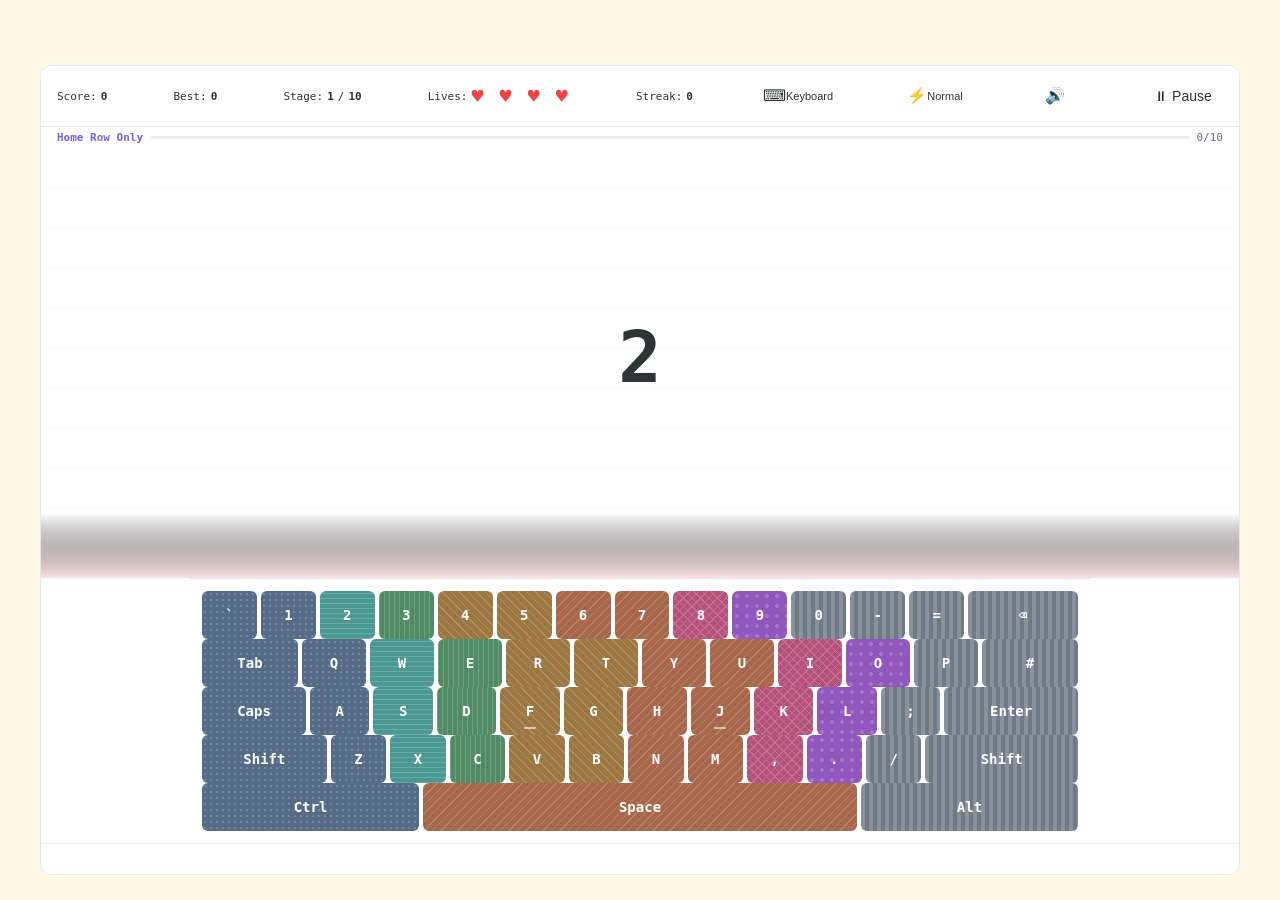
<file: games/type-trainer/index.html>
<!DOCTYPE html>
<html lang="en" data-theme="colourful-light">
<head>
  <meta charset="UTF-8">
  <meta name="viewport" content="width=device-width, initial-scale=1.0">
  <title>Type Trainer</title>
  <link rel="stylesheet" href="../../shared/tokens.css">
  <link rel="stylesheet" href="css/style.css">
</head>
<body data-page="type-trainer" data-page-title="Type Trainer">

  <div id="game-wrapper">
    <!-- HUD bar: score, stage, lives, streak, buttons -->
    <div id="hud" class="hud" aria-label="Game status">
      <div class="hud-item">Score: <span id="hud-score-value" aria-live="polite">0</span></div>
      <div class="hud-item">Best: <span id="hud-best-value">0</span></div>
      <div class="hud-item">Stage: <span id="hud-stage-current">1</span>/<span id="hud-stage-total">10</span></div>
      <div class="hud-item" id="hud-lives">Lives: <span id="hud-lives-value" aria-live="polite">&#9829;&#9829;&#9829;</span></div>
      <div class="hud-item hud-streak">Streak: <span id="hud-streak-value" aria-live="polite">0</span></div>
      <button id="keyboard-toggle" class="hud-btn keyboard-toggle-btn" aria-label="Toggle on-screen keyboard" title="Toggle keyboard">
        <span class="hud-btn__icon">&#9000;</span>
        <span class="hud-btn__label">Keyboard</span>
      </button>
      <div class="hud-speed-wrap">
        <button id="speed-btn" class="hud-btn" aria-label="Change difficulty" aria-expanded="false" aria-controls="speed-dropdown">
          <span class="hud-btn__icon">⚡</span>
          <span class="hud-btn__label" id="speed-label">Normal</span>
        </button>
        <div id="speed-dropdown" class="speed-dropdown" hidden>
          <!-- Populated by main.js -->
        </div>
      </div>
      <button id="mute-btn" class="hud-btn mute-btn" aria-label="Mute audio" aria-pressed="false" title="Toggle sound">
        <span class="mute-icon" aria-hidden="true">&#x1F50A;</span>
      </button>
      <button id="pause-btn" class="hud-btn" aria-label="Pause game">⏸</button>
    </div>

    <!-- Stage progress bar -->
    <div id="stage-bar" class="stage-bar">
      <span id="play-stage-label" class="stage-label" aria-live="polite">Home row only</span>
      <div class="stage-track">
        <div id="play-prog-fill" class="stage-fill" style="width: 0%"></div>
      </div>
      <span id="play-prog-pct" class="stage-progress">0/10</span>
    </div>

    <!-- Play mode area -->
    <div id="play-area" class="play-area" hidden>
      <div id="play-canvas-wrap" class="canvas-wrap">
        <canvas id="game-canvas"></canvas>
      </div>
    </div>

    <!-- On-screen keyboard container -->
    <div id="keyboard" class="keyboard-container" aria-hidden="true">
      <!-- Keyboard rendered by js/keyboard.js -->
    </div>

    <!-- Typed buffer display (Play mode) -->
    <div id="typed-row" class="typed-row">
      <span id="typed-display" class="typed-display"></span>
    </div>

    <!-- Overlay container for modal screens -->
    <div id="overlay" class="overlay">
      <!-- Player select, mode select, pause, game over injected here -->
    </div>
  </div>

  <script type="module" src="js/main.js"></script>
</body>
</html>
</file>
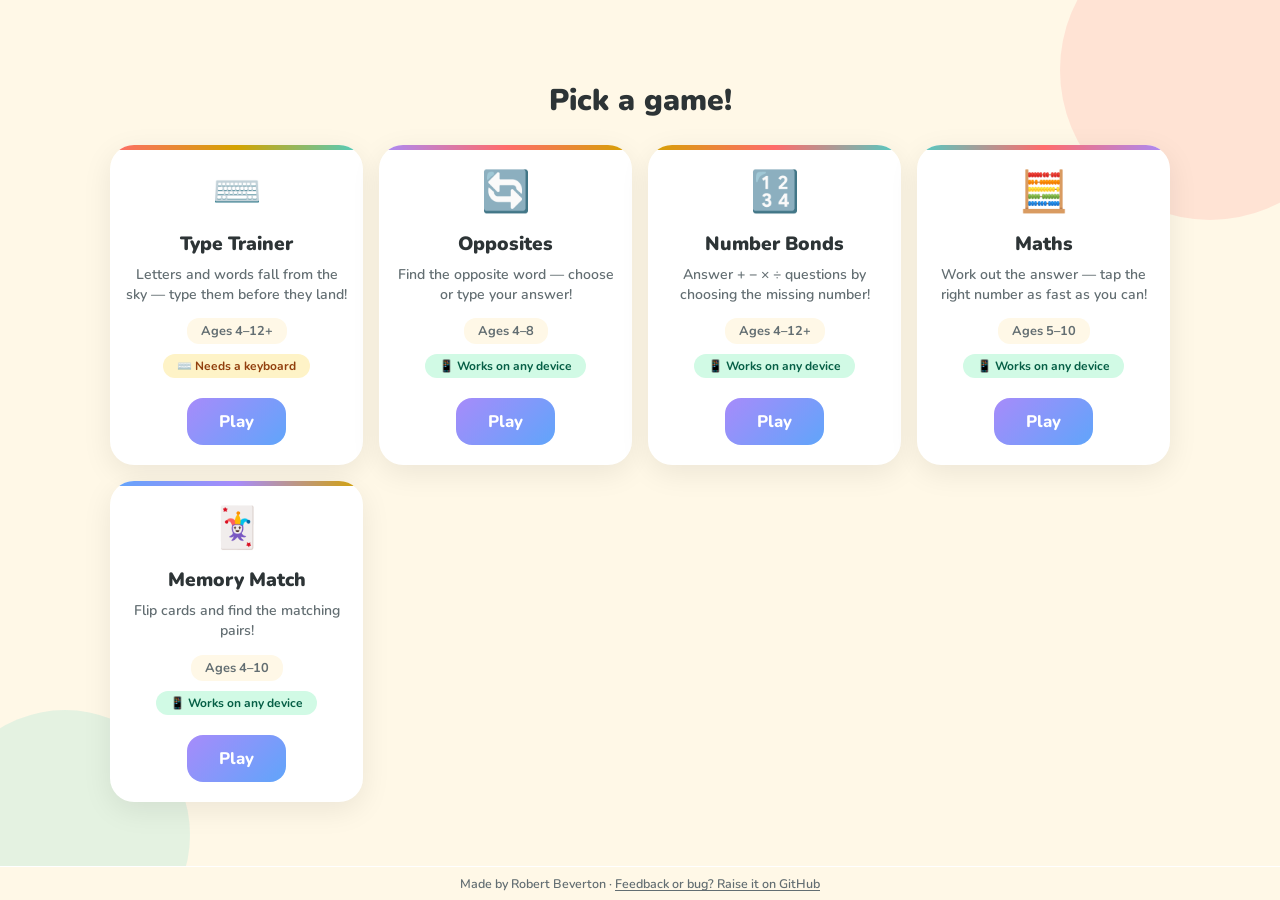
<file: hub.html>
<!DOCTYPE html>
<html lang="en" data-theme="colourful-light">
<head>
<meta charset="UTF-8">
<meta name="viewport" content="width=device-width, initial-scale=1.0">
<title>Kids Games</title>
<link rel="icon" href="data:image/svg+xml,<svg xmlns='http://www.w3.org/2000/svg' viewBox='0 0 100 100'><text y='.9em' font-size='90'>🎮</text></svg>">
<meta property="og:title" content="Kids Games">
<meta property="og:description" content="Fun, free, ad-free educational games for kids">
<meta property="og:type" content="website">
<link rel="preconnect" href="https://fonts.googleapis.com">
<link rel="preconnect" href="https://fonts.gstatic.com" crossorigin>
<link href="https://fonts.googleapis.com/css2?family=Nunito:wght@400;600;700;800;900&display=swap" rel="stylesheet">
<link rel="stylesheet" href="shared/tokens.css">
<style>
  * { margin: 0; padding: 0; box-sizing: border-box; }

  body {
    font-family: var(--font-family);
    background: var(--bg);
    min-height: 100vh;
    overflow-x: hidden;
    position: relative;
    padding-top: 56px;
  }

  /* Floating background shapes */
  body::before, body::after {
    content: '';
    position: fixed;
    border-radius: 50%;
    z-index: 0;
    opacity: 0.15;
    animation: floaty 8s ease-in-out infinite;
  }
  body::before {
    width: 300px; height: 300px;
    background: var(--accent-primary);
    top: -80px; right: -80px;
  }
  body::after {
    width: 250px; height: 250px;
    background: var(--accent-secondary);
    bottom: -60px; left: -60px;
    animation-delay: -4s;
  }

  @keyframes floaty {
    0%, 100% { transform: translate(0, 0) scale(1); }
    50% { transform: translate(15px, 20px) scale(1.05); }
  }

  .container {
    max-width: 1100px;
    margin: 0 auto;
    padding: 24px 20px 56px;
    position: relative;
    z-index: 1;
  }

  .games-grid {
    display: grid;
    grid-template-columns: repeat(auto-fit, minmax(220px, 1fr));
    gap: var(--space-md);
  }

  .game-card {
    background: var(--bg-surface);
    border-radius: var(--radius-2xl);
    padding: 20px 16px;
    box-shadow: var(--shadow);
    text-align: center;
    text-decoration: none;
    color: var(--text-primary);
    position: relative;
    overflow: hidden;
    transition: transform 0.25s, box-shadow 0.25s;
    display: flex;
    flex-direction: column;
    align-items: center;
    gap: 4px;
  }

  .game-card::before {
    content: '';
    position: absolute;
    top: 0; left: 0; right: 0;
    height: 5px;
  }

  .game-card:hover {
    transform: translateY(-6px);
    box-shadow: var(--shadow-lg);
  }

  .game-card:active {
    transform: translateY(-2px) scale(0.98);
  }

  .game-card.type-trainer::before {
    background: linear-gradient(90deg, var(--accent-primary), var(--accent-tertiary), var(--accent-secondary));
  }

  .game-card.opposites::before {
    background: linear-gradient(90deg, var(--accent-purple), var(--accent-primary), var(--accent-tertiary));
  }

  .game-card.number-bonds::before {
    background: linear-gradient(90deg, var(--accent-tertiary), var(--accent-primary), var(--accent-secondary));
  }

  .game-card.maths::before {
    background: linear-gradient(90deg, var(--accent-secondary), var(--accent-primary), var(--accent-purple));
  }

  .game-card.memory-match::before {
    background: linear-gradient(90deg, var(--accent-blue), var(--accent-purple), var(--accent-tertiary));
  }

  .game-card.coming-soon {
    opacity: 0.7;
    cursor: default;
    pointer-events: none;
  }

  .coming-soon-badge {
    display: inline-block;
    background: var(--bg);
    border-radius: var(--radius-lg);
    padding: 4px 14px;
    font-size: 0.8rem;
    font-weight: 700;
    color: var(--text-secondary);
    margin-bottom: 16px;
  }

  .game-icon {
    font-size: 2.5rem;
    margin-bottom: 8px;
    display: block;
  }

  .game-title {
    font-weight: 900;
    font-size: 1.2rem;
    margin-bottom: 4px;
  }

  .game-desc {
    font-size: 0.88rem;
    color: var(--text-secondary);
    font-weight: 600;
    margin-bottom: 10px;
    line-height: 1.4;
  }

  .game-badge {
    display: inline-block;
    background: var(--bg);
    border-radius: var(--radius-lg);
    padding: 4px 14px;
    font-size: 0.8rem;
    font-weight: 700;
    color: var(--text-secondary);
    margin-bottom: 6px;
  }

  .device-badge {
    display: inline-block;
    border-radius: var(--radius-lg);
    padding: 4px 14px;
    font-size: 0.75rem;
    font-weight: 700;
    margin-bottom: 16px;
  }

  .device-badge.any-device {
    background: var(--success-bg);
    color: var(--success-text);
  }

  .device-badge.keyboard-required {
    background: var(--warning-bg);
    color: var(--warning-text);
  }

  /* On touch-only devices, dim keyboard-required games and reorder grid */
  .touch-device .game-card.needs-keyboard {
    opacity: 0.55;
    order: 1;
  }
  .touch-device .game-card.needs-keyboard:hover {
    opacity: 0.8;
  }
  .touch-device .game-card:not(.needs-keyboard) {
    order: 0;
  }

  .play-btn {
    display: inline-block;
    background: linear-gradient(135deg, var(--accent-purple), var(--accent-blue));
    color: var(--btn-primary-text);
    border-radius: var(--radius-xl);
    padding: 12px 32px;
    font-family: var(--font-family);
    font-weight: 800;
    font-size: 1.05rem;
    transition: box-shadow 0.2s;
  }

  .game-card:hover .play-btn {
    box-shadow: 0 4px 15px rgba(167,139,250,0.3);
  }

  .kg-hub-welcome {
    font-size: var(--text-2xl);
    font-weight: 900;
    color: var(--text-primary);
    text-align: center;
    margin-bottom: var(--space-lg);
  }

  .hub-footer {
    position: fixed;
    bottom: 0; left: 0; right: 0;
    z-index: 10;
    text-align: center;
    padding: 8px 16px;
    font-size: 0.78rem;
    font-weight: 600;
    color: var(--text-secondary);
    background: var(--bg);
    border-top: 1px solid var(--bg-surface);
  }

  .hub-footer a {
    color: var(--text-secondary);
    text-decoration: underline;
    text-underline-offset: 2px;
  }

  .hub-footer a:hover { color: var(--text-primary); }

  @media (max-width: 480px) {
    .game-card { padding: 16px 12px; }
  }
</style>
</head>
<body data-page="hub">

<div class="container">
  <h1 id="kg-hub-welcome" class="kg-hub-welcome">Pick a game!</h1>

  <div class="games-grid">
    <a href="type-trainer.html" class="game-card type-trainer needs-keyboard">
      <span class="game-icon">⌨️</span>
      <div class="game-title">Type Trainer</div>
      <div class="game-desc">Letters and words fall from the sky — type them before they land!</div>
      <div class="game-badge">Ages 4–12+</div>
      <div class="device-badge keyboard-required">⌨️ Needs a keyboard</div>
      <span class="play-btn">Play</span>
    </a>

    <a href="opposites.html" class="game-card opposites">
      <span class="game-icon">🔄</span>
      <div class="game-title">Opposites</div>
      <div class="game-desc">Find the opposite word — choose or type your answer!</div>
      <div class="game-badge">Ages 4–8</div>
      <div class="device-badge any-device">📱 Works on any device</div>
      <span class="play-btn">Play</span>
    </a>

    <a href="number-bonds.html" class="game-card number-bonds">
      <span class="game-icon">🔢</span>
      <div class="game-title">Number Bonds</div>
      <div class="game-desc">Answer + − × ÷ questions by choosing the missing number!</div>
      <div class="game-badge">Ages 4–12+</div>
      <div class="device-badge any-device">📱 Works on any device</div>
      <span class="play-btn">Play</span>
    </a>

    <a href="maths.html" class="game-card maths">
      <span class="game-icon">🧮</span>
      <div class="game-title">Maths</div>
      <div class="game-desc">Work out the answer — tap the right number as fast as you can!</div>
      <div class="game-badge">Ages 5–10</div>
      <div class="device-badge any-device">📱 Works on any device</div>
      <span class="play-btn">Play</span>
    </a>

    <a href="memory-match.html" class="game-card memory-match">
      <span class="game-icon">🃏</span>
      <div class="game-title">Memory Match</div>
      <div class="game-desc">Flip cards and find the matching pairs!</div>
      <div class="game-badge">Ages 4–10</div>
      <div class="device-badge any-device">📱 Works on any device</div>
      <span class="play-btn">Play</span>
    </a>
  </div>
</div>

<footer class="hub-footer">
  Made by Robert Beverton &middot; <a href="https://github.com/RobertBeverton/kids-games/issues/new" target="_blank" rel="noopener">Feedback or bug? Raise it on GitHub</a>
</footer>

</body>
</html>
</file>
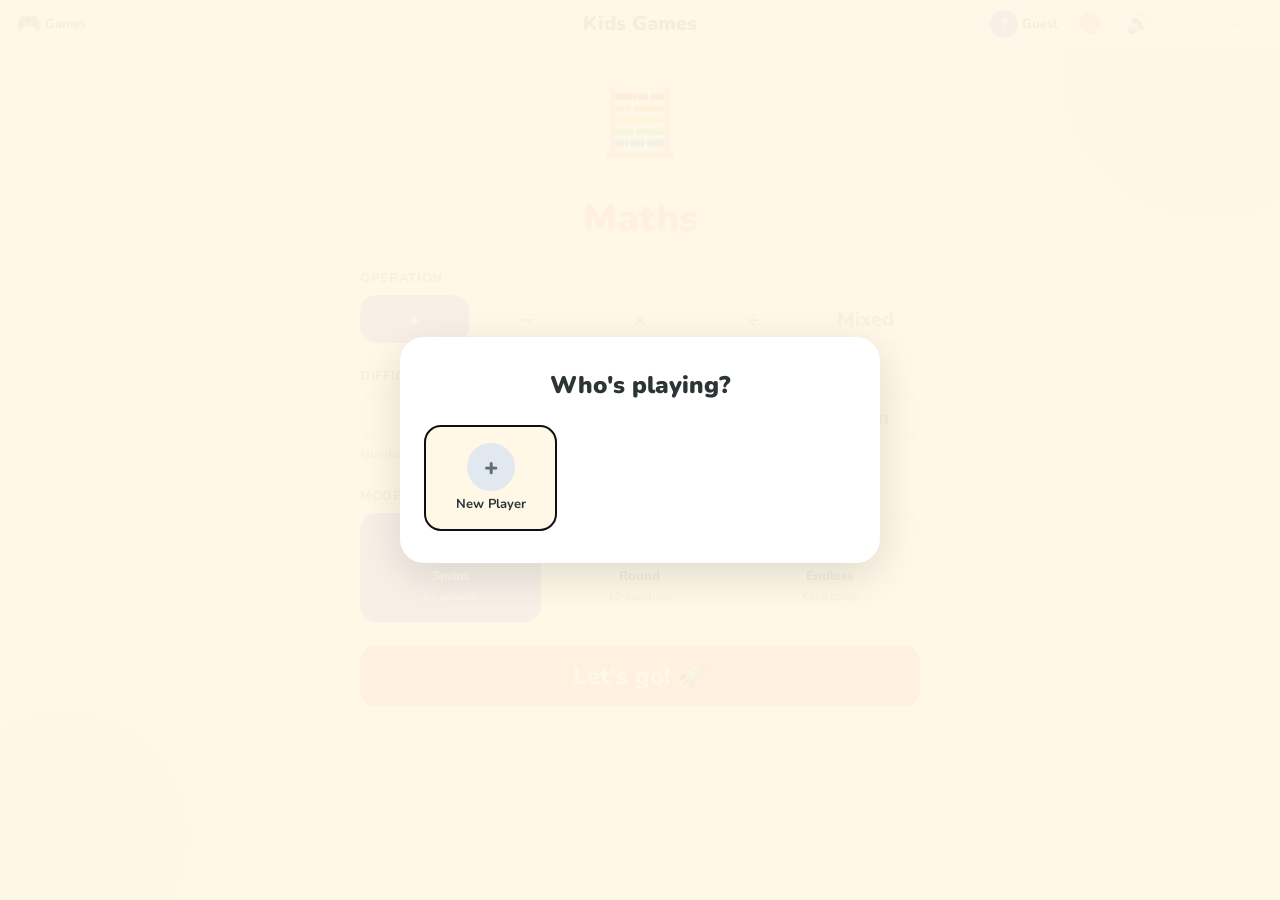
<file: docs/maths.html>
<!DOCTYPE html>
<html lang="en" data-theme="colourful-light">
<head>
<meta charset="UTF-8">
<meta name="viewport" content="width=device-width, initial-scale=1.0">
<title>Maths</title>
<link href="https://fonts.googleapis.com/css2?family=Nunito:wght@400;600;700;800;900&display=swap" rel="stylesheet">
  <style>
/* shared/tokens.css — Design tokens for Kids Games hub
   Two themes: colourful-light, colourful-dark
   Set via data-theme attribute on <html> */

/* === Base Tokens (theme-agnostic) === */
:root {
  /* Typography */
  --font-family: 'Nunito', -apple-system, BlinkMacSystemFont, 'Segoe UI', Roboto, sans-serif;
  --font-mono: 'SF Mono', 'Cascadia Code', 'Consolas', monospace;

  /* Spacing scale */
  --space-xs: 4px;
  --space-sm: 8px;
  --space-md: 16px;
  --space-lg: 24px;
  --space-xl: 32px;
  --space-2xl: 48px;
  --space-3xl: 64px;  /* Oversized touch targets for young children */

  /* Border radius */
  --radius-sm: 4px;
  --radius-md: 8px;
  --radius-lg: 12px;
  --radius-xl: 16px;
  --radius-2xl: 24px;
  --radius-full: 9999px;

  /* Font sizes */
  --text-xs: 11px;   /* Admin/hint text only — not readable by ages 4-5 */
  --text-sm: 13px;   /* Secondary text — not reliable for pre-readers */
  --text-base: 16px;
  --text-lg: 20px;
  --text-xl: 24px;
  --text-2xl: 30px;
  --text-3xl: 36px;

  /* Transitions */
  --transition-fast: 150ms ease;
  --transition-normal: 300ms ease;

  /* === Usage Guide ===
     --bg:         Main page background
     --bg-surface: Elevated surfaces (cards, panels, modals)
     --bg-game:    Game play area (canvas container)
     --bg-overlay: Semi-transparent overlay behind modals

     Accent colours are for backgrounds, borders, and decorative fills.
     NOT safe as text colour on light themes — use --text-primary/secondary.
     On dark themes, all accents pass AA as text.
     Always pair colour feedback with animation/shape cues.

     --text-xs/--text-sm: Not readable by ages 4-5. Use --text-base+ for
     any content young children need to read.
  */

  /* TODO Phase 4: @media (prefers-contrast: more) overrides */

  /* Theme swatch colours — static, not theme-dependent (used by shell.css to preview each theme) */
  --swatch-colourful-light-bg: #FFF8E7;
  --swatch-colourful-light-border: #FF6B6B;
  --swatch-colourful-dark-bg: #1A1520;
  --swatch-colourful-dark-border: #C4A8FF;
}

/* === Colourful Light === */
:root[data-theme="colourful-light"] {
  /* Backgrounds */
  --bg: #FFF8E7;
  --bg-surface: #FFFFFF;
  --bg-game: #FFFFFF;
  --bg-overlay: rgba(255, 248, 231, 0.95);

  /* Text */
  --text-primary: #2D3436;
  --text-secondary: #636E72;
  --text-muted: #6E6E7E;       /* Darkened from #8A8A9A — 4.9:1 on white, 4.6:1 on cream */

  /* Borders */
  --border: #E2E8F0;
  --border-light: #EEEEEA;

  /* Shadows */
  --shadow: 0 8px 30px rgba(0,0,0,0.08);
  --shadow-lg: 0 12px 40px rgba(0,0,0,0.12);

  /* Accent colours — for backgrounds/borders/decorative use, NOT as text on light bg */
  --accent-primary: #FF6B6B;
  --accent-secondary: #4ECDC4;
  --accent-tertiary: #D4A300;   /* Darkened from #FFE66D — visible on cream (3.8:1) */
  --accent-purple: #A78BFA;
  --accent-warm: #FB923C;
  --accent-pink: #F472B6;
  --accent-blue: #60A5FA;

  /* Feedback */
  --success-bg: #D1FAE5;
  --success-text: #065F46;
  --error-bg: #FEE2E2;
  --error-text: #B91C1C;       /* Darkened from #DC2626 — 5.3:1 on error-bg */
  --warning-bg: #FEF3C7;
  --warning-text: #92400E;

  /* Buttons — MUST be solid colours, not gradients.
     Colourful gradient applied in component CSS via background: linear-gradient() */
  --btn-primary-bg: #7C5FE0;   /* Solid purple — used for border-color, outline, etc. */
  --btn-primary-text: #FFFFFF;  /* 4.8:1 on #7C5FE0 */
  --btn-primary-hover: #6A4FCC;
  --btn-secondary-bg: transparent;
  --btn-secondary-text: #2D3436;
  --btn-secondary-border: #E2E8F0;
  --btn-secondary-hover: #F5F5F0;

  /* HUD / Shell bar */
  --hud-bg: #FFFFFF;
  --hud-text: #2D3436;
  --hud-accent: #7C5FE0;       /* Darkened from #A78BFA — 4.6:1 on white */
}

/* === Colourful Dark === */
:root[data-theme="colourful-dark"] {
  /* Backgrounds */
  --bg: #1A1520;
  --bg-surface: #251E2C;
  --bg-game: #1A1520;
  --bg-overlay: rgba(26, 21, 32, 0.95);

  /* Text */
  --text-primary: #F0ECF4;
  --text-secondary: #BDB4C8;
  --text-muted: #9590A5;       /* Lightened from #8A8098 — 4.8:1 on surface */

  /* Borders */
  --border: #3A3244;
  --border-light: #2E2838;

  /* Shadows */
  --shadow: 0 8px 30px rgba(0,0,0,0.25);
  --shadow-lg: 0 12px 40px rgba(0,0,0,0.35);

  /* Accent colours (brighter for dark bg contrast) — all pass 7:1+ on dark bg */
  --accent-primary: #FF8A8A;
  --accent-secondary: #6EE7D8;
  --accent-tertiary: #F5DC78;   /* Slightly desaturated from #FFE66D — reduces halation */
  --accent-purple: #C4A8FF;
  --accent-warm: #FFB06A;
  --accent-pink: #F9A8D4;
  --accent-blue: #80B4FF;

  /* Feedback */
  --success-bg: rgba(52, 211, 153, 0.15);
  --success-text: #6EE7B7;
  --error-bg: rgba(255, 107, 107, 0.15);
  --error-text: #FF8A8A;
  --warning-bg: rgba(255, 230, 109, 0.15);
  --warning-text: #F5DC78;

  /* Buttons — solid colours only */
  --btn-primary-bg: #C4A8FF;
  --btn-primary-text: #1A1520;
  --btn-primary-hover: #A888EE;
  --btn-secondary-bg: transparent;
  --btn-secondary-text: #F0ECF4;
  --btn-secondary-border: #3A3244;
  --btn-secondary-hover: #2E2838;

  /* HUD / Shell bar */
  --hud-bg: #251E2C;
  --hud-text: #F0ECF4;
  --hud-accent: #C4A8FF;
}

/* === Reduced Motion === */
@media (prefers-reduced-motion: reduce) {
  *, *::before, *::after {
    animation: none !important;
    transition: none !important;
  }
}
/* shared/shell.css — Shell bar styles
   Uses kg- prefix on all class names to avoid conflicts with game CSS.
   All colours reference shared design tokens (var(--*)). */

/* Enforce [hidden] — author display rules (e.g. display:flex) override the
   user-agent's [hidden]{display:none}, so we must re-apply it explicitly. */
[hidden] { display: none !important; }

/* === Shell Bar === */
.kg-shell {
  position: fixed;
  top: 0;
  left: 0;
  right: 0;
  height: 48px;
  background: var(--hud-bg);
  border-bottom: 1px solid var(--border);
  display: flex;
  align-items: center;
  gap: var(--space-xs);
  padding: 0 var(--space-sm);
  z-index: 1000;
  font-family: var(--font-family);
}

/* Body offset — games/hub must add this so content isn't hidden under bar */
body {
  padding-top: 56px;
}

.kg-shell__btn {
  display: flex;
  align-items: center;
  gap: var(--space-xs);
  padding: var(--space-xs) var(--space-sm);
  min-height: 44px;
  min-width: 44px;
  background: none;
  border: none;
  border-radius: var(--radius-md);
  cursor: pointer;
  color: var(--hud-text);
  font-family: var(--font-family);
  font-size: var(--text-sm);
  font-weight: 700;
  transition: background var(--transition-fast);
  white-space: nowrap;
}

.kg-shell__btn:hover {
  background: var(--border);
}

.kg-shell__btn:focus-visible {
  outline: 2px solid var(--hud-accent);
  outline-offset: 2px;
}

.kg-shell__icon {
  font-size: var(--text-lg);
  line-height: 1;
}

.kg-shell__label {
  font-size: var(--text-sm);
  color: var(--hud-text);
}

.kg-shell__title {
  position: absolute;
  left: 50%;
  transform: translateX(-50%);
  font-size: var(--text-lg);
  font-weight: 900;
  color: var(--hud-text);
  white-space: nowrap;
  pointer-events: auto;
}

.kg-shell__home {
  text-decoration: none;
  border-radius: var(--radius-md);
  padding: 2px 8px;
  transition: background var(--transition-fast);
}

.kg-shell__home:hover {
  background: var(--border);
}

.kg-shell__spacer {
  flex: 1;
}

.kg-shell__version {
  font-size: 10px;
  font-family: var(--font-family);
  color: var(--hud-text);
  opacity: 0.35;
  white-space: nowrap;
  user-select: none;
}

.kg-shell__avatar {
  display: inline-flex;
  align-items: center;
  justify-content: center;
  width: 28px;
  height: 28px;
  border-radius: var(--radius-full);
  background: var(--hud-accent);
  color: var(--hud-bg);
  font-weight: 900;
  font-size: var(--text-sm);
}

/* === Games Dropdown === */
.kg-shell__games-wrap {
  position: relative;
}

.kg-games-dropdown {
  position: absolute;
  top: calc(100% + 4px);
  left: 0;
  background: var(--bg-surface);
  border: 1px solid var(--border);
  border-radius: var(--radius-lg);
  box-shadow: var(--shadow-lg);
  min-width: 180px;
  z-index: 1001;
  overflow: hidden;
}

.kg-game-link {
  display: flex;
  align-items: center;
  gap: var(--space-sm);
  padding: var(--space-sm) var(--space-md);
  color: var(--text-primary);
  text-decoration: none;
  font-family: var(--font-family);
  font-size: var(--text-base);
  font-weight: 700;
  transition: background var(--transition-fast);
  min-height: 44px;
}

.kg-game-link:hover {
  background: var(--border);
}

.kg-game-link__icon {
  font-size: var(--text-xl);
}

/* === Theme Dropdown === */
.kg-theme-dropdown {
  position: fixed;
  top: 52px;
  right: var(--space-sm);
  background: var(--bg-surface);
  border: 1px solid var(--border);
  border-radius: var(--radius-lg);
  box-shadow: var(--shadow-lg);
  min-width: 180px;
  z-index: 1001;
  overflow: hidden;
}

.kg-theme-option {
  display: flex;
  align-items: center;
  gap: var(--space-sm);
  width: 100%;
  padding: var(--space-sm) var(--space-md);
  background: none;
  border: none;
  cursor: pointer;
  color: var(--text-primary);
  font-family: var(--font-family);
  font-size: var(--text-base);
  font-weight: 700;
  text-align: left;
  transition: background var(--transition-fast);
  min-height: 44px;
}

.kg-theme-option:hover,
.kg-theme-option.active {
  background: var(--border);
}

.kg-theme-swatch {
  display: inline-block;
  width: 20px;
  height: 20px;
  border-radius: var(--radius-full);
  border: 2px solid var(--border);
  flex-shrink: 0;
}

.kg-theme-swatch--colourful-light { background: var(--swatch-colourful-light-bg); border-color: var(--swatch-colourful-light-border); }
.kg-theme-swatch--colourful-dark  { background: var(--swatch-colourful-dark-bg);  border-color: var(--swatch-colourful-dark-border); }

/* === Overlays === */
.kg-overlay {
  position: fixed;
  inset: 0;
  background: var(--bg-overlay);
  z-index: 1100;
  display: flex;
  align-items: center;
  justify-content: center;
  padding: var(--space-lg);
}

.kg-overlay__content {
  background: var(--bg-surface);
  border-radius: var(--radius-2xl);
  padding: var(--space-xl) var(--space-lg);
  box-shadow: var(--shadow-lg);
  width: 100%;
  max-width: 480px;
  max-height: calc(100vh - var(--space-2xl));
  overflow-y: auto;
}

.kg-overlay__heading {
  font-size: var(--text-xl);
  font-weight: 900;
  color: var(--text-primary);
  margin-bottom: var(--space-lg);
  text-align: center;
}

/* === Player Grid === */
.kg-player-grid {
  display: grid;
  grid-template-columns: repeat(auto-fill, minmax(120px, 1fr));
  gap: var(--space-md);
}

.kg-player-card {
  display: flex;
  flex-direction: column;
  align-items: center;
  gap: var(--space-xs);
  padding: var(--space-md) var(--space-sm);
  background: var(--bg);
  border: 2px solid var(--border);
  border-radius: var(--radius-xl);
  cursor: pointer;
  min-height: 44px;
  font-family: var(--font-family);
  transition: transform var(--transition-fast), box-shadow var(--transition-fast);
}

.kg-player-card:hover {
  transform: translateY(-2px);
  box-shadow: var(--shadow);
}

.kg-player-card--add {
  border-style: dashed;
  color: var(--text-secondary);
}

.kg-player-card__avatar {
  display: flex;
  align-items: center;
  justify-content: center;
  width: 48px;
  height: 48px;
  border-radius: var(--radius-full);
  background: var(--accent-purple);
  color: var(--bg-surface);
  font-size: var(--text-xl);
  font-weight: 900;
}

.kg-player-card--add .kg-player-card__avatar {
  background: var(--border);
  color: var(--text-secondary);
}

.kg-player-card__name {
  font-size: var(--text-sm);
  font-weight: 700;
  color: var(--text-primary);
  text-align: center;
  max-width: 100%;
  overflow: hidden;
  text-overflow: ellipsis;
  white-space: nowrap;
}

.kg-player-card__bracket {
  font-size: var(--text-xs);
  color: var(--text-muted);
}

/* === Add Player Form === */
.kg-form-label {
  display: block;
  font-size: var(--text-sm);
  font-weight: 700;
  color: var(--text-secondary);
  margin-bottom: var(--space-xs);
  font-family: var(--font-family);
}

.kg-form-input {
  display: block;
  width: 100%;
  padding: var(--space-sm) var(--space-md);
  border: 2px solid var(--border);
  border-radius: var(--radius-lg);
  font-family: var(--font-family);
  font-size: var(--text-base);
  font-weight: 600;
  color: var(--text-primary);
  background: var(--bg);
  margin-bottom: var(--space-md);
  box-sizing: border-box;
  min-height: 44px;
  transition: border-color var(--transition-fast);
}

.kg-form-input:focus {
  outline: none;
  border-color: var(--hud-accent);
}

.kg-form-fieldset {
  border: none;
  padding: 0;
  margin: 0 0 var(--space-md) 0;
}

.kg-age-toggle {
  display: flex;
  gap: var(--space-xs);
  margin-bottom: var(--space-md);
}

.kg-age-tab {
  flex: 1;
  padding: var(--space-xs) var(--space-sm);
  border: 2px solid var(--border);
  border-radius: var(--radius-lg);
  background: none;
  cursor: pointer;
  font-family: var(--font-family);
  font-size: var(--text-sm);
  font-weight: 700;
  color: var(--text-secondary);
  min-height: 44px;
  transition: all var(--transition-fast);
}

.kg-age-tab.active {
  background: var(--hud-accent);
  border-color: var(--hud-accent);
  color: var(--bg-surface);
}

.kg-form-field {
  margin-bottom: var(--space-sm);
}

.kg-form-actions {
  display: flex;
  gap: var(--space-sm);
  margin-top: var(--space-md);
}

/* === Buttons === */
.kg-btn {
  display: inline-flex;
  align-items: center;
  justify-content: center;
  padding: var(--space-sm) var(--space-lg);
  border-radius: var(--radius-xl);
  font-family: var(--font-family);
  font-size: var(--text-base);
  font-weight: 800;
  cursor: pointer;
  min-height: 48px;
  transition: all var(--transition-fast);
  border: 2px solid transparent;
}

.kg-btn--primary {
  background: var(--btn-primary-bg);
  color: var(--btn-primary-text);
  border-color: var(--btn-primary-bg);
  flex: 1;
}

.kg-btn--primary:hover:not(:disabled) {
  background: var(--btn-primary-hover);
  border-color: var(--btn-primary-hover);
}

.kg-btn--primary:disabled {
  opacity: 0.5;
  cursor: not-allowed;
}

.kg-btn--secondary {
  background: var(--btn-secondary-bg);
  color: var(--btn-secondary-text);
  border-color: var(--btn-secondary-border);
}

.kg-btn--secondary:hover {
  background: var(--btn-secondary-hover);
}

/* === Birthday nudge banner (Phase 4) === */
.kg-nudge-banner {
  width: 100%;
  margin-bottom: var(--space-sm);
  background: var(--warning-bg);
  border-radius: var(--radius-xl);
  padding: var(--space-sm) var(--space-md);
  display: flex;
  align-items: center;
  gap: var(--space-sm);
  font-family: var(--font-family);
  font-weight: 700;
  font-size: var(--text-sm);
  color: var(--text-primary);
  box-sizing: border-box;
}

.kg-nudge-banner__dismiss {
  background: none;
  border: none;
  cursor: pointer;
  font-size: var(--text-lg);
  color: var(--text-secondary);
  margin-left: auto;
  min-height: 44px;
  min-width: 44px;
  display: flex;
  align-items: center;
  justify-content: center;
}

/* === Responsive === */
@media (max-width: 540px) {
  .kg-shell__label {
    display: none;
  }
  .kg-shell__version {
    display: none;
  }
}

@media (max-width: 400px) {
  .kg-shell__title {
    display: none;
  }
  .kg-player-grid {
    grid-template-columns: repeat(2, 1fr);
  }
}
/* Maths — game styles */

* { margin: 0; padding: 0; box-sizing: border-box; }

body {
  font-family: var(--font-family);
  background: var(--bg);
  min-height: 100vh;
  overflow-x: hidden;
  position: relative;
  padding-top: 56px;
}

body::before, body::after {
  content: '';
  position: fixed;
  border-radius: 50%;
  z-index: 0;
  opacity: 0.15;
  animation: mathsFloat 8s ease-in-out infinite;
  pointer-events: none;
}
body::before { width: 300px; height: 300px; background: var(--accent-primary); top: -80px; right: -80px; }
body::after  { width: 250px; height: 250px; background: var(--accent-purple); bottom: -60px; left: -60px; animation-delay: -4s; }

@keyframes mathsFloat {
  0%,100% { transform: translate(0,0) scale(1); }
  50% { transform: translate(15px,20px) scale(1.05); }
}

/* === Screens === */

#maths-app {
  position: relative;
  z-index: 1;
}

.maths-screen {
  min-height: calc(100vh - 56px);
  display: flex;
  align-items: flex-start;
  justify-content: center;
  padding: 24px 16px 48px;
}

.maths-screen[hidden] { display: none !important; }

/* === Settings Screen === */

.maths-settings-wrap {
  width: 100%;
  max-width: 560px;
  display: flex;
  flex-direction: column;
  gap: var(--space-lg);
}

.maths-logo {
  font-size: 4rem;
  text-align: center;
  animation: mathsBounce 0.6s ease-out;
}

@keyframes mathsBounce {
  0% { transform: scale(0.5); opacity: 0; }
  60% { transform: scale(1.1); }
  100% { transform: scale(1); opacity: 1; }
}

.maths-title {
  font-size: 2.4rem;
  font-weight: 900;
  text-align: center;
  background: linear-gradient(135deg, var(--accent-primary), var(--accent-primary), var(--accent-purple));
  -webkit-background-clip: text;
  -webkit-text-fill-color: transparent;
  background-clip: text;
}

/* Fieldsets */
.maths-fieldset {
  border: none;
  padding: 0;
}

.maths-legend {
  font-size: var(--text-sm);
  font-weight: 800;
  color: var(--text-secondary);
  text-transform: uppercase;
  letter-spacing: 0.05em;
  margin-bottom: var(--space-sm);
  display: block;
}

/* Operation + Difficulty toggles */
.maths-toggle-row {
  display: flex;
  flex-wrap: wrap;
  gap: var(--space-xs);
}

.maths-toggle {
  flex: 1;
  min-width: 56px;
  min-height: 48px;
  border: 2px solid var(--border);
  border-radius: var(--radius-xl);
  background: var(--bg-surface);
  font-family: var(--font-family);
  font-size: var(--text-lg);
  font-weight: 800;
  color: var(--text-secondary);
  cursor: pointer;
  transition: all var(--transition-fast);
}

.maths-toggle:hover {
  border-color: var(--hud-accent);
  color: var(--hud-accent);
}

.maths-toggle--active {
  background: var(--hud-accent);
  border-color: var(--hud-accent);
  color: var(--bg-surface);
}

.maths-toggle--active:hover {
  color: var(--bg-surface);
}

.maths-diff-hint {
  font-size: var(--text-sm);
  color: var(--text-muted);
  font-weight: 600;
  margin-top: var(--space-xs);
}

/* Custom options */
.maths-custom-opts {
  background: var(--bg-surface);
  border-radius: var(--radius-xl);
  padding: var(--space-md);
  display: flex;
  flex-direction: column;
  gap: var(--space-sm);
  border: 1px solid var(--border);
}

.maths-custom-row {
  display: flex;
  align-items: center;
  gap: var(--space-sm);
}

.maths-label {
  font-size: var(--text-sm);
  font-weight: 700;
  color: var(--text-primary);
  flex: 1;
}

.maths-input {
  width: 90px;
  padding: var(--space-xs) var(--space-sm);
  border: 2px solid var(--border);
  border-radius: var(--radius-md);
  font-family: var(--font-family);
  font-size: var(--text-base);
  font-weight: 700;
  color: var(--text-primary);
  background: var(--bg);
  text-align: center;
}

.maths-input:focus {
  outline: none;
  border-color: var(--hud-accent);
}
.maths-input:focus-visible {
  outline: 2px solid var(--hud-accent);
  border-color: var(--hud-accent);
  outline-offset: 2px;
}

/* Mode buttons */
.maths-mode-row {
  display: grid;
  grid-template-columns: repeat(3, 1fr);
  gap: var(--space-sm);
}

.maths-mode-btn {
  display: flex;
  flex-direction: column;
  align-items: center;
  gap: 4px;
  padding: var(--space-md) var(--space-sm);
  border: 2px solid var(--border);
  border-radius: var(--radius-xl);
  background: var(--bg-surface);
  color: var(--text-primary);
  cursor: pointer;
  font-family: var(--font-family);
  transition: all var(--transition-fast);
  min-height: 80px;
}

.maths-mode-btn:hover {
  border-color: var(--hud-accent);
}

.maths-mode-btn--active {
  background: var(--hud-accent);
  border-color: var(--hud-accent);
  color: var(--bg-surface);
}

.maths-mode-icon { font-size: 1.5rem; }
.maths-mode-name { font-size: var(--text-sm); font-weight: 800; }
.maths-mode-desc { font-size: var(--text-xs); opacity: 0.8; }

/* Buttons */
.maths-btn {
  display: inline-flex;
  align-items: center;
  justify-content: center;
  padding: var(--space-sm) var(--space-xl);
  border-radius: var(--radius-xl);
  font-family: var(--font-family);
  font-size: var(--text-base);
  font-weight: 800;
  cursor: pointer;
  min-height: 48px;
  border: 2px solid transparent;
  transition: all var(--transition-fast);
}

.maths-btn--primary {
  background: linear-gradient(135deg, var(--accent-primary), var(--accent-primary));
  color: var(--bg-surface);
  border-color: var(--accent-primary);
  width: 100%;
}

.maths-btn--primary:hover { filter: brightness(1.05); }

.maths-btn--secondary {
  background: var(--bg-surface);
  color: var(--text-primary);
  border-color: var(--border);
}

.maths-btn--secondary:hover { background: var(--border); }

.maths-btn--ghost {
  background: none;
  color: var(--text-secondary);
  border-color: var(--border);
  font-size: var(--text-sm);
  padding: var(--space-xs) var(--space-md);
  min-height: 44px;
}

.maths-toggle:focus-visible,
.maths-mode-btn:focus-visible,
.maths-btn:focus-visible {
  outline: 2px solid var(--hud-accent);
  outline-offset: 2px;
}

.maths-btn--large { font-size: var(--text-xl); min-height: 60px; }

/* === Game Screen === */

.maths-screen--game {
  flex-direction: column;
  align-items: stretch;
  padding: 0;
}

.maths-hud {
  display: flex;
  align-items: center;
  justify-content: space-between;
  width: 100%;
  padding: var(--space-sm) var(--space-md);
  border-bottom: 1px solid var(--border);
  background: var(--bg-surface);
  min-height: 48px;
  gap: var(--space-sm);
}

.maths-hud-score {
  font-size: var(--text-base);
  font-weight: 700;
  color: var(--text-primary);
  min-width: 80px;
}

.maths-hud-center {
  font-size: var(--text-base);
  font-weight: 800;
  color: var(--hud-accent);
  text-align: center;
  flex: 1;
}

/* Game body — centres question + choices as one unit */
.maths-game-body {
  flex: 1;
  display: flex;
  flex-direction: column;
  align-items: center;
  justify-content: center;
  width: 100%;
  gap: var(--space-xl);
  padding: var(--space-lg) var(--space-md) var(--space-2xl);
}

/* Question display */
.maths-question-wrap {
  display: flex;
  align-items: center;
  justify-content: center;
  width: 100%;
}

.maths-question {
  /* clamp(2rem, 8vw, 4rem) works for short equations.
     For custom mode with 3+ digit numbers (e.g. "? × 144 = 1728"),
     main.js must add class .maths-question--long which overrides to clamp(1.2rem, 4vw, 2.4rem). */
  font-size: clamp(2rem, 8vw, 4rem);
  font-weight: 900;
  color: var(--text-primary);
  text-align: center;
  line-height: 1.2;
}

.maths-question--long {
  font-size: clamp(1.2rem, 4vw, 2.4rem);
}

.maths-question .maths-blank {
  display: inline-block;
  min-width: 2ch;
  padding: 0 8px;
  border-bottom: 4px solid var(--accent-primary);
  color: var(--accent-primary);
}

/* Answer choices */
.maths-choices {
  display: grid;
  grid-template-columns: 1fr 1fr;
  gap: var(--space-sm);
  padding: var(--space-md);
  width: 100%;
  max-width: 480px;
  margin: 0 auto;
}

.maths-choice {
  display: flex;
  align-items: center;
  justify-content: center;
  min-height: 72px;
  font-size: clamp(1.2rem, 5vw, 2rem);
  font-weight: 900;
  border: 3px solid var(--border);
  border-radius: var(--radius-xl);
  background: var(--bg-surface);
  color: var(--text-primary);
  cursor: pointer;
  font-family: var(--font-family);
  transition: all var(--transition-fast);
  box-shadow: var(--shadow);
  -webkit-tap-highlight-color: transparent;
}

@media (hover: hover) {
  .maths-choice:hover:not(:disabled) {
    border-color: var(--hud-accent);
    transform: translateY(-2px);
    box-shadow: var(--shadow-lg);
  }
}

.maths-choice:active:not(:disabled) {
  transform: translateY(0);
}

.maths-choice--correct {
  background: var(--success-bg);
  border-color: var(--success-text);
  color: var(--success-text);
  animation: mathsCorrect 0.4s ease-out;
}

.maths-choice--wrong {
  background: var(--error-bg);
  border-color: var(--error-text);
  color: var(--error-text);
  animation: mathsWrong 0.4s ease-out;
}

.maths-choice--reveal {
  background: var(--success-bg);
  border-color: var(--success-text);
  color: var(--success-text);
}

@keyframes mathsCorrect {
  0% { transform: scale(1); }
  50% { transform: scale(1.08); }
  100% { transform: scale(1); }
}

@keyframes mathsWrong {
  0%,100% { transform: translateX(0); }
  20% { transform: translateX(-6px); }
  40% { transform: translateX(6px); }
  60% { transform: translateX(-4px); }
  80% { transform: translateX(4px); }
}

/* === Results Screen === */

.maths-results-wrap {
  width: 100%;
  max-width: 480px;
  text-align: center;
  display: flex;
  flex-direction: column;
  gap: var(--space-lg);
  align-items: center;
}

.maths-results-icon {
  font-size: 5rem;
  animation: mathsBounce 0.6s ease-out;
}

.maths-results-title {
  font-size: var(--text-3xl);
  font-weight: 900;
  color: var(--text-primary);
}

.maths-stats {
  background: var(--bg-surface);
  border-radius: var(--radius-2xl);
  padding: var(--space-xl);
  box-shadow: var(--shadow);
  width: 100%;
  display: flex;
  flex-direction: column;
  gap: var(--space-md);
}

.maths-stat-row {
  display: flex;
  justify-content: space-between;
  align-items: center;
  font-size: var(--text-base);
  font-weight: 700;
}

.maths-stat-label { color: var(--text-secondary); }
.maths-stat-value { font-size: var(--text-xl); font-weight: 900; color: var(--text-primary); }
.maths-stat-value--best { color: var(--hud-accent); }

.maths-results-actions {
  display: flex;
  flex-direction: column;
  gap: var(--space-sm);
  width: 100%;
}

/* Complexity indicator */
.maths-complexity-row {
  display: flex;
  align-items: center;
  gap: var(--space-sm);
  padding-top: var(--space-xs);
  border-top: 1px solid var(--border);
  flex-wrap: wrap;
}

.maths-complexity-badge {
  font-size: var(--text-xs);
  font-weight: 800;
  padding: 2px 8px;
  border-radius: var(--radius-md);
  color: #fff;
}

.maths-complexity-ages {
  font-size: var(--text-xs);
  color: var(--text-muted);
  font-weight: 600;
}

.maths-complexity-example {
  font-size: var(--text-sm);
  font-weight: 700;
  color: var(--text-primary);
  margin-left: auto;
}

/* === Responsive === */

@media (max-width: 400px) {
  .maths-toggle { font-size: var(--text-base); }
  .maths-mode-row { grid-template-columns: 1fr; }
}

/* === Reduced motion === */
@media (prefers-reduced-motion: reduce) {
  *, *::before, *::after {
    animation: none !important;
    transition: none !important;
  }
}

/* Hint glow — shown on correct button after idle timer fires */
@keyframes mathsHintGlow {
  0%, 100% { box-shadow: 0 0 0 0 rgba(251, 191, 36, 0); }
  50%       { box-shadow: 0 0 0 12px rgba(251, 191, 36, 0.55); }
}

.maths-choice--hint {
  animation: mathsHintGlow 1.4s ease-in-out infinite;
}

@media (prefers-reduced-motion: reduce) {
  .maths-choice--hint {
    animation: none;
    box-shadow: 0 0 0 4px rgba(251, 191, 36, 0.7);
  }
}
  </style>
</head>
<body data-page="maths" data-page-title="Maths">
<!-- Kids Games Shell Bar -->
<div id="kg-shell" class="kg-shell" role="banner">
  <!-- Games dropdown -->
  <div class="kg-shell__games-wrap">
    <button id="kg-games-btn" class="kg-shell__btn kg-shell__games-btn" aria-expanded="false" aria-controls="kg-games-dropdown">
      <span class="kg-shell__icon" aria-hidden="true">🎮</span>
      <span class="kg-shell__label">Games</span>
    </button>
    <div id="kg-games-dropdown" class="kg-games-dropdown" hidden>
      <!-- Populated by shell.js -->
    </div>
  </div>

  <!-- Page title — links home -->
  <a id="kg-page-title" class="kg-shell__title kg-shell__home" href="/kids-games/">Kids Games</a>

  <!-- Spacer -->
  <span class="kg-shell__spacer"></span>

  <!-- Player -->
  <button id="kg-player-btn" class="kg-shell__btn kg-shell__player-btn" aria-label="Switch player">
    <span id="kg-player-avatar" class="kg-shell__avatar">?</span>
    <span id="kg-player-name" class="kg-shell__label">Guest</span>
  </button>

  <!-- Theme picker -->
  <button id="kg-theme-btn" class="kg-shell__btn" aria-label="Change theme" aria-expanded="false" aria-controls="kg-theme-dropdown" title="Theme">
    <span id="kg-theme-icon" class="kg-shell__icon" aria-hidden="true">🎨</span>
  </button>

  <!-- Volume -->
  <button id="kg-volume-btn" class="kg-shell__btn" aria-label="Toggle sound" aria-pressed="false" title="Sound">
    <span id="kg-volume-icon" class="kg-shell__icon" aria-hidden="true">🔊</span>
  </button>

  <!-- Build version — injected by build.sh -->
  <span class="kg-shell__version" title="Build version">8e82121 31 Mar 23:18</span>
</div>

<!-- Player select overlay -->
<div id="kg-player-overlay" class="kg-overlay" hidden>
  <div class="kg-overlay__content kg-player-select" role="dialog" aria-labelledby="kg-player-heading">
    <h2 id="kg-player-heading" class="kg-overlay__heading">Who's playing?</h2>
    <div id="kg-player-grid" class="kg-player-grid">
      <!-- Player cards + "Add player" card populated by shell.js -->
    </div>
  </div>
</div>

<!-- Add player overlay -->
<div id="kg-addplayer-overlay" class="kg-overlay" hidden>
  <div class="kg-overlay__content kg-addplayer-form" role="dialog" aria-labelledby="kg-addplayer-heading">
    <h2 id="kg-addplayer-heading" class="kg-overlay__heading">New Player</h2>
    <form id="kg-addplayer-form">
      <label class="kg-form-label" for="kg-name-input">Name</label>
      <input id="kg-name-input" class="kg-form-input" type="text" maxlength="20" autocomplete="off" placeholder="Your name" required>

      <fieldset class="kg-form-fieldset">
        <legend class="kg-form-label">How old are you? (optional)</legend>
        <div class="kg-age-toggle" role="tablist">
          <button type="button" class="kg-age-tab active" data-mode="dob" role="tab" aria-selected="true">Date of birth</button>
          <button type="button" class="kg-age-tab" data-mode="age" role="tab" aria-selected="false">Age number</button>
        </div>

        <div id="kg-dob-field" class="kg-form-field" role="tabpanel">
          <label class="kg-form-label" for="kg-dob-input">Date of birth</label>
          <input id="kg-dob-input" class="kg-form-input" type="date">
        </div>

        <div id="kg-age-field" class="kg-form-field" role="tabpanel" hidden>
          <label class="kg-form-label" for="kg-age-input">Age</label>
          <input id="kg-age-input" class="kg-form-input" type="number" min="3" max="99">
        </div>
      </fieldset>

      <div class="kg-form-actions">
        <button type="submit" class="kg-btn kg-btn--primary" id="kg-addplayer-submit" disabled>Let's go!</button>
        <button type="button" class="kg-btn kg-btn--secondary" id="kg-addplayer-cancel">Back</button>
      </div>
    </form>
  </div>
</div>

<!-- Theme picker dropdown -->
<div id="kg-theme-dropdown" class="kg-theme-dropdown" hidden>
  <button class="kg-theme-option" data-theme="colourful-light">
    <span class="kg-theme-swatch kg-theme-swatch--colourful-light"></span>
    Light
  </button>
  <button class="kg-theme-option" data-theme="colourful-dark">
    <span class="kg-theme-swatch kg-theme-swatch--colourful-dark"></span>
    Dark
  </button>
</div>

<!-- Shell bar injected by build script -->

<div id="maths-app">

  <!-- SCREEN: Settings -->
  <div id="maths-settings" class="maths-screen maths-screen--settings">
    <div class="maths-settings-wrap">
      <div class="maths-logo">🧮</div>
      <h1 class="maths-title">Maths</h1>

      <!-- Operation -->
      <fieldset class="maths-fieldset">
        <legend class="maths-legend">Operation</legend>
        <div class="maths-toggle-row" id="maths-op-row">
          <button class="maths-toggle maths-toggle--active" data-op="+" aria-pressed="true">+</button>
          <button class="maths-toggle" data-op="-" aria-pressed="false">−</button>
          <button class="maths-toggle" data-op="*" aria-pressed="false">×</button>
          <button class="maths-toggle" data-op="/" aria-pressed="false">÷</button>
          <button class="maths-toggle" data-op="mixed" aria-pressed="false">Mixed</button>
        </div>
      </fieldset>

      <!-- Difficulty -->
      <fieldset class="maths-fieldset">
        <legend class="maths-legend">Difficulty</legend>
        <div class="maths-toggle-row" id="maths-diff-row">
          <button class="maths-toggle" data-diff="easy" aria-pressed="false">Easy</button>
          <button class="maths-toggle maths-toggle--active" data-diff="medium" aria-pressed="true">Medium</button>
          <button class="maths-toggle" data-diff="hard" aria-pressed="false">Hard</button>
          <button class="maths-toggle" data-diff="custom" aria-pressed="false">Custom</button>
        </div>
        <p class="maths-diff-hint" id="maths-diff-hint">Numbers 1–20, tables to 10</p>
      </fieldset>

      <!-- Custom options (hidden unless Custom selected) -->
      <div id="maths-custom-opts" class="maths-custom-opts" hidden>
        <div class="maths-custom-row">
          <label class="maths-label" for="maths-min">Min</label>
          <input id="maths-min" class="maths-input" type="number" value="-100" min="-9999" max="9999">
        </div>
        <div class="maths-custom-row">
          <label class="maths-label" for="maths-max">Max</label>
          <input id="maths-max" class="maths-input" type="number" value="100" min="-9999" max="9999">
        </div>
        <div class="maths-custom-row">
          <label class="maths-label" for="maths-table">Max table (×÷)</label>
          <input id="maths-table" class="maths-input" type="number" value="12" min="2" max="99">
        </div>
        <div class="maths-custom-row">
          <label class="maths-label">
            <input id="maths-negatives" type="checkbox"> Negative numbers
          </label>
        </div>
        <div class="maths-custom-row">
          <label class="maths-label">
            <input id="maths-decimals" type="checkbox"> Decimals (1dp)
          </label>
        </div>
        <div class="maths-complexity-row" id="maths-complexity-row">
          <span class="maths-complexity-badge" id="maths-complexity-badge">KS2</span>
          <span class="maths-complexity-ages" id="maths-complexity-ages">Ages 7–11</span>
          <span class="maths-complexity-example" id="maths-complexity-example">e.g. 12 + 7 = ?</span>
        </div>
      </div>

      <!-- Session Mode -->
      <fieldset class="maths-fieldset">
        <legend class="maths-legend">Mode</legend>
        <div class="maths-mode-row" id="maths-mode-row">
          <button class="maths-mode-btn maths-mode-btn--active" data-mode="sprint" aria-pressed="true">
            <span class="maths-mode-icon" aria-hidden="true">⏱</span>
            <span class="maths-mode-name">Sprint</span>
            <span class="maths-mode-desc">60 seconds</span>
          </button>
          <button class="maths-mode-btn" data-mode="round" aria-pressed="false">
            <span class="maths-mode-icon" aria-hidden="true">🎯</span>
            <span class="maths-mode-name">Round</span>
            <span class="maths-mode-desc">10 questions</span>
          </button>
          <button class="maths-mode-btn" data-mode="endless" aria-pressed="false">
            <span class="maths-mode-icon" aria-hidden="true">∞</span>
            <span class="maths-mode-name">Endless</span>
            <span class="maths-mode-desc">Keep going</span>
          </button>
        </div>
      </fieldset>

      <button id="maths-start-btn" class="maths-btn maths-btn--primary maths-btn--large">Let's go! 🚀</button>
    </div>
  </div>

  <!-- SCREEN: Game -->
  <div id="maths-game" class="maths-screen maths-screen--game" hidden>
    <div class="maths-hud">
      <span class="maths-hud-score">Score: <strong id="maths-score">0</strong></span>
      <span id="maths-hud-center" class="maths-hud-center"></span>
      <button id="maths-quit-btn" class="maths-btn maths-btn--ghost">✕</button>
    </div>
    <div class="maths-game-body">
      <div class="maths-question-wrap">
        <div class="maths-question" id="maths-question" aria-live="polite" aria-atomic="true"></div>
      </div>
      <div class="maths-choices" id="maths-choices" role="group" aria-label="Answer choices"></div>
    </div>
  </div>

  <!-- SCREEN: Results -->
  <div id="maths-results" class="maths-screen maths-screen--results" hidden>
    <div class="maths-results-wrap">
      <div class="maths-results-icon" id="maths-results-icon">🎉</div>
      <h2 class="maths-results-title" id="maths-results-title">Well done!</h2>
      <div class="maths-stats" id="maths-stats"></div>
      <div class="maths-results-actions">
        <button id="maths-play-again-btn" class="maths-btn maths-btn--primary">Play again</button>
        <button id="maths-change-settings-btn" class="maths-btn maths-btn--secondary">Change settings</button>
      </div>
    </div>
  </div>

</div>

  <script>
(function() { 'use strict';
// shared/storage.js — Player profiles and namespaced game data
// NOTE: This file is concatenated INSIDE the shell IIFE by the build script.
// Do NOT wrap in its own IIFE.

const STORAGE_PREFIX = 'kidsgames_';
const PLAYERS_KEY = STORAGE_PREFIX + 'players';
const ACTIVE_KEY = STORAGE_PREFIX + 'activePlayer';

function _read(key) {
  try {
    const raw = localStorage.getItem(key);
    return raw === null ? null : JSON.parse(raw);
  } catch (e) {
    console.error('KidsGames: corrupt data for key', key, e);
    return null;
  }
}

function _write(key, val) {
  try {
    localStorage.setItem(key, JSON.stringify(val));
    return true;
  } catch (e) {
    console.error('KidsGames: storage write failed', key, e);
    return false;
  }
}

// Sanitise player names: letters/numbers/spaces/hyphens/apostrophes, max 20 chars
function sanitiseName(name) {
  return name.replace(/[^\p{L}\p{N} '\-]/gu, '').trim().slice(0, 20);
}

// Escape HTML to prevent injection when inserting into innerHTML
function escapeHtml(str) {
  const el = document.createElement('span');
  el.textContent = str;
  return el.innerHTML;
}

function getAllPlayers() {
  return _read(PLAYERS_KEY) || {};
}

function getPlayer(name) {
  const players = getAllPlayers();
  return players[name] || null;
}

function createPlayer(name, { dob, manualAge }) {
  name = sanitiseName(name);
  if (!name) return false;
  const players = getAllPlayers();
  if (players[name]) return false; // already exists
  players[name] = {
    name: name,
    dob: dob || null,
    manualAge: dob ? null : (manualAge || null),
    theme: getDefaultTheme(),
    createdAt: new Date().toISOString().slice(0, 10)
  };
  // Return the sanitised name on success so callers can look up the right key
  return _write(PLAYERS_KEY, players) ? name : false;
}

function savePlayer(name, data) {
  const players = getAllPlayers();
  if (!players[name]) return;
  players[name] = { ...players[name], ...data };
  _write(PLAYERS_KEY, players);
}

function deletePlayer(name) {
  const players = getAllPlayers();
  delete players[name];
  _write(PLAYERS_KEY, players);
  // Clean up game-specific data — match exact suffix pattern
  const suffix = '_' + name;
  try {
    Object.keys(localStorage).forEach(k => {
      if (k.startsWith(STORAGE_PREFIX) && k.endsWith(suffix) && k !== PLAYERS_KEY && k !== ACTIVE_KEY) {
        localStorage.removeItem(k);
      }
    });
  } catch (e) {
    console.error('KidsGames: failed to clean up game data for player', name, e);
  }
}

function getActivePlayer() {
  const name = _read(ACTIVE_KEY);
  return name ? getPlayer(name) : null;
}

function setActivePlayer(name) {
  _write(ACTIVE_KEY, name);
}

function getAgeBracket(player) {
  const age = getAge(player);
  if (age === null) return '6-8'; // fallback
  if (age <= 5) return '4-5';
  if (age <= 8) return '6-8';
  if (age <= 12) return '9-12';
  return '13+';
}

function getAge(player) {
  if (player.dob) {
    const today = new Date();
    const birth = new Date(player.dob);
    let age = today.getFullYear() - birth.getFullYear();
    const monthDiff = today.getMonth() - birth.getMonth();
    if (monthDiff < 0 || (monthDiff === 0 && today.getDate() < birth.getDate())) age--;
    return age;
  }
  return player.manualAge || null;
}

function getDefaultTheme() {
  return window.matchMedia && window.matchMedia('(prefers-color-scheme: dark)').matches
    ? 'colourful-dark' : 'colourful-light';
}

// Game-specific data
function loadGameData(gameId) {
  const player = getActivePlayer();
  if (!player) return {};
  return _read(STORAGE_PREFIX + gameId + '_' + player.name) || {};
}

function saveGameData(gameId, data) {
  const player = getActivePlayer();
  if (!player) return;
  _write(STORAGE_PREFIX + gameId + '_' + player.name, data);
}
// shared/shell.js — Shell bar logic
// NOTE: The build script wraps storage.js + shell.js together in a single IIFE.
// Storage functions (getPlayer, savePlayer, etc.) are available here without import.




  // --- Expose public API ---
  const _playerChangeListeners = [];

  window.KidsGames = {
    get player() {
      const p = getActivePlayer();
      if (!p) return null;
      return { name: p.name, ageBracket: getAgeBracket(p), theme: p.theme };
    },
    get muted() { return muted; },
    loadGameData: loadGameData,
    saveGameData: saveGameData,
    onPlayerChange(fn) { _playerChangeListeners.push(fn); },
  };

  function _notifyPlayerChange() {
    const ctx = window.KidsGames.player;
    _playerChangeListeners.forEach(fn => { try { fn(ctx); } catch(e) { console.error(e); } });
  }

  // --- Games list — update when adding new games ---
  const GAMES = [
    { id: 'type-trainer',  title: 'Type Trainer',  icon: '⌨️',  url: 'type-trainer.html',  needsKeyboard: true  },
    { id: 'opposites',     title: 'Opposites',      icon: '🔄',  url: 'opposites.html',     needsKeyboard: false },
    { id: 'number-bonds',  title: 'Number Bonds',   icon: '🔢',  url: 'number-bonds.html',  needsKeyboard: false },
  ];

  // --- Volume state ---
  let muted = false;

  // --- Migration helpers ---

  function bracketToAge(bracket) {
    const map = { '4-5': 5, '6-8': 7, '9-12': 10, 'Adult': 18, '13+': 18 };
    return map[bracket] || 7;
  }

  function migrateTypeTrainerData() {
    // Only run once
    if (localStorage.getItem('kidsgames_migrated_typetrainer')) return;

    let oldPlayers;
    try {
      oldPlayers = JSON.parse(localStorage.getItem('players') || 'null');
    } catch (e) {
      console.error('KidsGames: corrupt old player data, skipping migration', e);
      localStorage.setItem('kidsgames_migrated_typetrainer', 'true');
      return;
    }

    if (!oldPlayers || !oldPlayers.players) {
      localStorage.setItem('kidsgames_migrated_typetrainer', 'true');
      return;
    }

    // Migrate each player profile
    Object.entries(oldPlayers.players).forEach(([name, data]) => {
      if (!getPlayer(name)) {
        const theme = data.settings && data.settings.theme ? data.settings.theme : 'colourful-light';
        const themeMap = { 'light': 'colourful-light', 'dark': 'colourful-dark', 'clean-light': 'colourful-light', 'clean-dark': 'colourful-dark', 'colourful-light': 'colourful-light', 'colourful-dark': 'colourful-dark' };
        createPlayer(name, { dob: null, manualAge: bracketToAge(data.ageBracket) });
        savePlayer(name, { theme: themeMap[theme] || theme });
      }
      // Migrate game-specific data
      const key = STORAGE_PREFIX + 'typetrainer_' + name;
      _write(key, {
        highScore: data.highScore || 0,
        highestStage: data.highestStage || 0,
        totalGamesPlayed: data.totalGamesPlayed || 0,
        stats: data.stats || {},
        speedPreference: (data.settings && data.settings.speedPreference) || 1.8,
      });
    });

    // Set active player from old data
    const lastPlayer = localStorage.getItem('typingGame_lastPlayer');
    if (lastPlayer && getPlayer(lastPlayer)) {
      setActivePlayer(lastPlayer);
    }

    // Clean up old keys (only if migration succeeded)
    const newPlayers = getAllPlayers();
    if (Object.keys(newPlayers).length > 0) {
      localStorage.removeItem('players');
      localStorage.removeItem('currentPlayer');
      localStorage.removeItem('typingGame_theme');
      localStorage.removeItem('typingGame_lastPlayer');
    } else {
      console.error('KidsGames: migration wrote no players — keeping old keys as backup');
    }
    localStorage.setItem('kidsgames_migrated_typetrainer', 'true');
  }

  // --- Form helpers ---
  function _resetAddPlayerForm() {
    const nameInput = document.getElementById('kg-name-input');
    nameInput.value = '';
    nameInput.disabled = false;
    document.getElementById('kg-dob-input').value = '';
    document.getElementById('kg-age-input').value = '';
    document.getElementById('kg-addplayer-submit').disabled = true;
    document.getElementById('kg-addplayer-heading').textContent = 'New Player';
    // Reset to DoB tab
    document.querySelectorAll('.kg-age-tab').forEach(tab => {
      const isDob = tab.dataset.mode === 'dob';
      tab.classList.toggle('active', isDob);
      tab.setAttribute('aria-selected', isDob ? 'true' : 'false');
    });
    document.getElementById('kg-dob-field').hidden = false;
    document.getElementById('kg-age-field').hidden = true;
  }

  function _cancelAgeUpdate() {
    const form = document.getElementById('kg-addplayer-form');
    if (form._ageUpdateHandler) {
      form.removeEventListener('submit', form._ageUpdateHandler);
      form._ageUpdateHandler = null;
    }
    _resetAddPlayerForm();
  }

  // --- Age update (from nudge banner) ---
  function showAgeUpdate(player) {
    const addOverlay = document.getElementById('kg-addplayer-overlay');
    const playerOverlay = document.getElementById('kg-player-overlay');
    _cancelAgeUpdate(); // clean up any stale handler and reset form state
    document.getElementById('kg-addplayer-heading').textContent = 'Update age for ' + escapeHtml(player.name);
    const nameInput = document.getElementById('kg-name-input');
    nameInput.value = player.name;
    nameInput.disabled = true;
    document.getElementById('kg-addplayer-submit').disabled = false;
    playerOverlay.hidden = true;
    addOverlay.hidden = false;

    const form = document.getElementById('kg-addplayer-form');
    function handler(e) {
      e.preventDefault();
      const dob = document.getElementById('kg-dob-input').value || null;
      const manualAge = document.getElementById('kg-age-input').value
        ? parseInt(document.getElementById('kg-age-input').value) : null;
      savePlayer(player.name, {
        dob: dob || player.dob,
        manualAge: dob ? null : (manualAge || player.manualAge),
        lastAgeNudge: new Date().toISOString().slice(0, 10),
      });
      addOverlay.hidden = true;
      _cancelAgeUpdate();
      showPlayerSelect();
    }
    form._ageUpdateHandler = handler;
    form.addEventListener('submit', handler);
  }

  // --- OS colour scheme detection ---
  function applyOSThemePreference() {
    // Only applies if no active player (first visit or guest)
    if (getActivePlayer()) return;
    // Default to colourful-light for both light and no-preference
    const prefersDark = window.matchMedia('(prefers-color-scheme: dark)').matches;
    const theme = prefersDark ? 'colourful-dark' : 'colourful-light';
    document.documentElement.setAttribute('data-theme', theme);
  }

  // --- Init ---
  let _initialized = false;  // guard against double-invocation

  function initShell() {
    if (_initialized) return;
    _initialized = true;

    applyOSThemePreference();

    // Migrate old type trainer data (only runs once, only on type-trainer page)
    if (document.body.dataset.page === 'type-trainer') {
      migrateTypeTrainerData();
    }

    renderGamesDropdown();

    // Restrict DoB input to today (prevents negative ages from future dates)
    const dobInput = document.getElementById('kg-dob-input');
    if (dobInput) dobInput.max = new Date().toISOString().slice(0, 10);

    // Hide games dropdown button on the hub (hub IS the games list)
    if (document.body.dataset.page === 'hub') {
      document.getElementById('kg-games-btn').hidden = true;
    }

    const activePlayer = getActivePlayer();
    if (!activePlayer) {
      showPlayerSelect();
    } else {
      applyPlayer(activePlayer);
    }
    bindEvents();
  }

  // --- Player selection ---
  function getPlayersDueForNudge(players) {
    return Object.values(players).filter(p => {
      if (getAge(p) === null) return false;
      // Don't show if dismissed less than 7 days ago
      const lastSeen = p.lastAgeNudgeSeen || '2000-01-01';
      const daysSinceSeen = (Date.now() - new Date(lastSeen).getTime()) / 86400000;
      if (daysSinceSeen < 7) return false;
      // Show if it's been at least a year since last nudge
      const lastNudge = p.lastAgeNudge || p.createdAt;
      const daysSinceNudge = (Date.now() - new Date(lastNudge).getTime()) / 86400000;
      return daysSinceNudge >= 365;
    });
  }

  function showPlayerSelect() {
    const overlay = document.getElementById('kg-player-overlay');
    const grid = document.getElementById('kg-player-grid');
    const players = getAllPlayers();

    let html = '';
    Object.values(players).forEach(p => {
      const safeName = escapeHtml(p.name);
      const initial = escapeHtml(p.name.charAt(0).toUpperCase());
      const bracket = getAgeBracket(p);
      html += `
        <button class="kg-player-card" data-player="${p.name}">
          <span class="kg-player-card__avatar">${initial}</span>
          <span class="kg-player-card__name">${safeName}</span>
          <span class="kg-player-card__bracket">${bracket}</span>
        </button>`;
    });
    html += `
      <button class="kg-player-card kg-player-card--add" id="kg-add-player-btn" aria-label="Add new player">
        <span class="kg-player-card__avatar">+</span>
        <span class="kg-player-card__name">New Player</span>
      </button>`;

    const dueForNudge = getPlayersDueForNudge(players);
    const overlayContent = overlay.querySelector('.kg-overlay__content');
    // Remove any existing nudge banner
    const existingNudge = overlayContent.querySelector('.kg-nudge-banner');
    if (existingNudge) existingNudge.remove();

    if (dueForNudge.length > 0) {
      const names = dueForNudge.map(p => escapeHtml(p.name)).join(', ');
      const banner = document.createElement('div');
      banner.className = 'kg-nudge-banner';
      banner.innerHTML = `
        <span class="kg-nudge-banner__icon" aria-hidden="true">🎂</span>
        <span class="kg-nudge-banner__text">Time to check ages for ${names}!</span>
        <button class="kg-btn kg-btn--secondary kg-nudge-banner__btn" id="kg-nudge-update">Update ages</button>
        <button class="kg-nudge-banner__dismiss" aria-label="Dismiss age reminder">✕</button>
      `;
      overlayContent.insertBefore(banner, overlayContent.querySelector('.kg-overlay__heading').nextSibling);
    }

    grid.innerHTML = html;
    overlay.hidden = false;
    const firstCard = grid.querySelector('.kg-player-card');
    if (firstCard) firstCard.focus();

    if (dueForNudge.length > 0) {
      document.getElementById('kg-nudge-update')?.addEventListener('click', () => {
        showAgeUpdate(dueForNudge[0]);
      });
      overlayContent.querySelector('.kg-nudge-banner__dismiss')?.addEventListener('click', () => {
        dueForNudge.forEach(p => {
          savePlayer(p.name, { lastAgeNudgeSeen: new Date().toISOString().slice(0, 10) });
        });
        overlayContent.querySelector('.kg-nudge-banner')?.remove();
      });
    }
  }

  function applyPlayer(player) {
    setActivePlayer(player.name);
    // Migrate any clean theme stored before the theme reduction
    let theme = player.theme;
    if (theme === 'clean-light' || !theme) theme = 'colourful-light';
    else if (theme === 'clean-dark') theme = 'colourful-dark';
    if (theme !== player.theme) savePlayer(player.name, { theme });
    document.getElementById('kg-player-avatar').textContent = player.name.charAt(0).toUpperCase();
    document.getElementById('kg-player-name').textContent = player.name;
    document.documentElement.setAttribute('data-theme', theme);
    document.getElementById('kg-player-overlay').hidden = true;
    _notifyPlayerChange();
  }

  // --- Theme picker ---
  function setTheme(theme) {
    document.documentElement.setAttribute('data-theme', theme);
    const player = getActivePlayer();
    if (player) {
      savePlayer(player.name, { theme });
    }
  }

  function toggleThemeDropdown() {
    const dd = document.getElementById('kg-theme-dropdown');
    const btn = document.getElementById('kg-theme-btn');
    dd.hidden = !dd.hidden;
    btn.setAttribute('aria-expanded', !dd.hidden);
    if (!dd.hidden) {
      // Highlight current theme
      const current = document.documentElement.getAttribute('data-theme');
      dd.querySelectorAll('.kg-theme-option').forEach(b => {
        b.classList.toggle('active', b.dataset.theme === current);
      });
    }
  }

  // --- Games dropdown ---
  function renderGamesDropdown() {
    const dd = document.getElementById('kg-games-dropdown');
    dd.innerHTML = GAMES.map(g => `
      <a href="${g.url}" class="kg-game-link${g.needsKeyboard ? ' kg-needs-keyboard' : ''}">
        <span class="kg-game-link__icon">${g.icon}</span>
        <span class="kg-game-link__title">${escapeHtml(g.title)}</span>
      </a>
    `).join('');
  }

  // --- Volume ---
  function toggleMute() {
    muted = !muted;
    document.getElementById('kg-volume-icon').textContent = muted ? '🔇' : '🔊';
    document.getElementById('kg-volume-btn').setAttribute('aria-pressed', muted);
  }

  // --- Event binding ---
  function bindEvents() {
    // Games dropdown
    document.getElementById('kg-games-btn').addEventListener('click', () => {
      const dd = document.getElementById('kg-games-dropdown');
      const btn = document.getElementById('kg-games-btn');
      dd.hidden = !dd.hidden;
      btn.setAttribute('aria-expanded', !dd.hidden);
    });

    // Player button
    document.getElementById('kg-player-btn').addEventListener('click', showPlayerSelect);

    // Player card selection (delegated)
    document.getElementById('kg-player-grid').addEventListener('click', (e) => {
      const card = e.target.closest('.kg-player-card');
      if (!card) return;
      if (card.id === 'kg-add-player-btn') {
        document.getElementById('kg-player-overlay').hidden = true;
        _resetAddPlayerForm();
        document.getElementById('kg-addplayer-overlay').hidden = false;
        document.getElementById('kg-name-input').focus();
        return;
      }
      const name = card.dataset.player;
      const player = getPlayer(name);
      if (player) applyPlayer(player);
    });

    // Add player form
    document.getElementById('kg-addplayer-form').addEventListener('submit', (e) => {
      e.preventDefault();
      const name = document.getElementById('kg-name-input').value.trim();
      const dobInput = document.getElementById('kg-dob-input');
      const ageInput = document.getElementById('kg-age-input');
      const dob = dobInput.value || null;
      const manualAge = ageInput.value ? parseInt(ageInput.value) : null;

      if (!name) return;
      const created = createPlayer(name, { dob, manualAge });
      if (created) {
        const player = getPlayer(created);
        document.getElementById('kg-addplayer-overlay').hidden = true;
        _resetAddPlayerForm();
        applyPlayer(player);
      }
    });

    // Add player cancel
    document.getElementById('kg-addplayer-cancel').addEventListener('click', () => {
      document.getElementById('kg-addplayer-overlay').hidden = true;
      _cancelAgeUpdate();
      showPlayerSelect();
    });

    // Age toggle (dob vs manual)
    document.querySelectorAll('.kg-age-tab').forEach(tab => {
      tab.addEventListener('click', () => {
        document.querySelectorAll('.kg-age-tab').forEach(t => {
          t.classList.remove('active');
          t.setAttribute('aria-selected', 'false');
        });
        tab.classList.add('active');
        tab.setAttribute('aria-selected', 'true');
        const mode = tab.dataset.mode;
        document.getElementById('kg-dob-field').hidden = mode !== 'dob';
        document.getElementById('kg-age-field').hidden = mode !== 'age';
      });
    });

    // Enable submit when name is entered
    document.getElementById('kg-name-input').addEventListener('input', (e) => {
      document.getElementById('kg-addplayer-submit').disabled = !e.target.value.trim();
    });

    // Theme picker
    document.getElementById('kg-theme-btn').addEventListener('click', toggleThemeDropdown);
    document.getElementById('kg-theme-dropdown').addEventListener('click', (e) => {
      const option = e.target.closest('.kg-theme-option');
      if (!option) return;
      setTheme(option.dataset.theme);
      document.getElementById('kg-theme-dropdown').hidden = true;
      document.getElementById('kg-theme-btn').setAttribute('aria-expanded', 'false');
    });

    // Volume
    document.getElementById('kg-volume-btn').addEventListener('click', toggleMute);

    // Keyboard: Escape closes overlays/dropdowns, Tab traps focus in overlays
    document.addEventListener('keydown', (e) => {
      if (e.key === 'Escape') {
        const playerOverlay = document.getElementById('kg-player-overlay');
        const addOverlay = document.getElementById('kg-addplayer-overlay');
        const gamesDD = document.getElementById('kg-games-dropdown');
        const themeDD = document.getElementById('kg-theme-dropdown');

        if (!themeDD.hidden) {
          themeDD.hidden = true;
          document.getElementById('kg-theme-btn').setAttribute('aria-expanded', 'false');
          return;
        }
        if (!gamesDD.hidden) {
          gamesDD.hidden = true;
          document.getElementById('kg-games-btn').setAttribute('aria-expanded', 'false');
          return;
        }
        if (!addOverlay.hidden) { addOverlay.hidden = true; _cancelAgeUpdate(); showPlayerSelect(); return; }
        // Player overlay: only close if there's an active player (can't dismiss on first visit)
        if (!playerOverlay.hidden && getActivePlayer()) { playerOverlay.hidden = true; return; }
      }

      if (e.key === 'Tab') {
        const openOverlay = document.querySelector('.kg-overlay:not([hidden])');
        if (!openOverlay) return;
        const focusable = openOverlay.querySelectorAll('button:not([disabled]), input, select, textarea, a[href], [tabindex]:not([tabindex="-1"])');
        if (!focusable.length) return;
        const first = focusable[0];
        const last = focusable[focusable.length - 1];
        if (e.shiftKey && document.activeElement === first) {
          e.preventDefault(); last.focus();
        } else if (!e.shiftKey && document.activeElement === last) {
          e.preventDefault(); first.focus();
        }
      }
    });

    // Lock body scroll when overlay is open
    const scrollObserver = new MutationObserver(() => {
      const anyOpen = document.querySelector('.kg-overlay:not([hidden])');
      document.body.style.overflow = anyOpen ? 'hidden' : '';
    });
    document.querySelectorAll('.kg-overlay').forEach(o => {
      scrollObserver.observe(o, { attributes: true, attributeFilter: ['hidden'] });
    });

    // Close dropdowns on outside click
    document.addEventListener('click', (e) => {
      if (!e.target.closest('.kg-shell__games-wrap')) {
        document.getElementById('kg-games-dropdown').hidden = true;
        document.getElementById('kg-games-btn').setAttribute('aria-expanded', 'false');
      }
      if (!e.target.closest('#kg-theme-btn') && !e.target.closest('.kg-theme-dropdown')) {
        document.getElementById('kg-theme-dropdown').hidden = true;
        document.getElementById('kg-theme-btn').setAttribute('aria-expanded', 'false');
      }
    });

    // OS colour scheme: auto-switch theme when no player is logged in
    window.matchMedia('(prefers-color-scheme: dark)').addEventListener('change', (e) => {
      // Only auto-switch if no player has explicitly chosen a theme
      if (getActivePlayer()) return;
      const theme = e.matches ? 'colourful-dark' : 'colourful-light';
      document.documentElement.setAttribute('data-theme', theme);
    });
  }

  // --- Init on DOM ready ---
  if (document.readyState === 'loading') {
    document.addEventListener('DOMContentLoaded', initShell);
  } else {
    initShell();
  }

})();
// --- questions.js ---
// questions.js — Maths game question and distractor generation

/**
 * Generate a single question. The result is always the blank (answer).
 * @param {string} op  '+' | '-' | '*' | '/' | 'mixed'
 * @param {object} settings  { min, max, maxTable, negatives, decimals }
 * @returns {{ left, op, right, result, answer }}
 */
function generateQuestion(op, settings) {
  const { min, max, maxTable, negatives, decimals } = settings;
  const resolvedOp = op === 'mixed'
    ? ['+', '-', '*', '/'][Math.floor(Math.random() * 4)]
    : op;

  let left, right, result;

  switch (resolvedOp) {
    case '+': {
      left = randInt(min, max);
      right = randInt(min, max);
      if (decimals) {
        left = round1dp(left + randInt(0, 9) / 10);
        right = round1dp(right + randInt(0, 9) / 10);
      }
      result = round1dp(left + right);
      break;
    }
    case '-': {
      if (negatives) {
        left = randInt(min, max);
        right = randInt(min, max);
      } else {
        const a = randInt(min, max);
        const b = randInt(min, max);
        left = Math.max(a, b);
        right = Math.min(a, b);
      }
      if (decimals) {
        left = round1dp(left + randInt(0, 9) / 10);
        right = round1dp(right + randInt(0, 9) / 10);
        if (!negatives && left < right) [left, right] = [right, left];
      }
      result = round1dp(left - right);
      break;
    }
    case '*': {
      left = randInt(1, maxTable);
      right = randInt(1, maxTable);
      result = left * right;
      break;
    }
    case '/': {
      right = randInt(1, maxTable);       // divisor
      result = randInt(1, maxTable);      // quotient
      left = right * result;              // dividend
      break;
    }
    default:
      throw new Error(`Unknown op: ${resolvedOp}`);
  }

  // The blank is always the result — this is the core difference from Number Bonds
  return { left, op: resolvedOp, right, result, answer: result };
}

/**
 * Generate wrong answer choices.
 * @param {number} answer  The correct answer (always the result)
 * @param {string} op
 * @param {object} settings  { min, max, maxTable, negatives, decimals }
 * @param {number} count  Default 3
 * @returns {number[]}
 */
function generateDistractors(answer, op, settings, count = 3) {
  const { negatives, decimals, maxTable = 12 } = settings;
  const candidates = new Set();
  let attempts = 0;

  while (candidates.size < count && attempts < 200) {
    attempts++;
    let candidate;

    if (op === '*' || op === '/') {
      // Use factor-based steps: find divisors of answer within [2, maxTable],
      // then step by that factor. This ensures distractors are adjacent
      // multiples of a shared factor, avoiding parity tells (e.g. ±1 from 56
      // gives 55/57 which are not reachable by any factor of 56).
      // We then verify the candidate is itself a valid table product.
      const factors = [];
      for (let f = 2; f <= maxTable; f++) {
        if (answer % f === 0) factors.push(f);
      }
      const step = factors.length > 0
        ? factors[Math.floor(Math.random() * factors.length)]
        : randInt(2, Math.max(2, Math.floor(maxTable / 2)));
      candidate = answer + step * (Math.random() < 0.5 ? 1 : -1);
      // Only accept if the candidate is itself a valid table product
      let isTableProduct = false;
      for (let a = 1; a <= maxTable && !isTableProduct; a++) {
        const b = candidate / a;
        if (Number.isInteger(b) && b >= 1 && b <= maxTable) isTableProduct = true;
      }
      if (!isTableProduct) continue;
    } else {
      // +/−: cluster near the result with a small offset
      const offset = randInt(1, 5) * (Math.random() < 0.5 ? 1 : -1);
      candidate = answer + offset;
    }

    if (decimals) candidate = round1dp(candidate);
    else candidate = Math.round(candidate);

    if (candidate === answer) continue;
    if (!negatives && candidate < 0) continue;
    if ((op === '*' || op === '/') && candidate <= 0) continue;
    if (candidates.has(candidate)) continue;

    candidates.add(candidate);
  }

  // Fallback: draw from pool of valid table products (for */÷) or sequential offsets (+/−)
  if (op === '*' || op === '/') {
    const pool = [];
    for (let a = 1; a <= maxTable; a++) {
      for (let b = 1; b <= maxTable; b++) {
        const p = a * b;
        if (p !== answer && !candidates.has(p)) pool.push(p);
      }
    }
    // Deduplicate and sort by proximity to answer
    const uniquePool = [...new Set(pool)].sort((a, b) => Math.abs(a - answer) - Math.abs(b - answer));
    for (const p of uniquePool) {
      if (candidates.size >= count) break;
      candidates.add(p);
    }
  } else {
    let fallback = 1;
    while (candidates.size < count) {
      const c = answer + fallback;
      if (c !== answer && !candidates.has(c)) candidates.add(c);
      fallback++;
    }
  }

  return [...candidates];
}

// --- Helpers ---

function randInt(min, max) {
  if (min > max) [min, max] = [max, min];
  return Math.floor(Math.random() * (max - min + 1)) + min;
}

function round1dp(n) {
  return Math.round(n * 10) / 10;
}

// --- game.js ---
// game.js — GameSession: manages one play session

const SPRINT_DURATION = 60;
const ROUND_QUESTIONS = 10;
const POINTS_CORRECT = 10;
const STREAK_BONUS = 2;
const ANSWER_PAUSE_MS = 600;

class GameSession {
  constructor({ op, mode, range, onQuestion, onAnswer, onScore, onEnd, onHint }) {
    this.op = op;
    this.mode = mode;
    this.range = range;
    this.onQuestion = onQuestion;
    this.onAnswer = onAnswer;
    this.onScore = onScore;
    this.onEnd = onEnd;
    this.onHint = onHint ?? null;

    this.score = 0;
    this.streak = 0;
    this.bestStreak = 0;
    this.correct = 0;
    this.total = 0;
    this.questionNum = 0;
    this.timeLeft = SPRINT_DURATION;
    this.startTime = null;
    this._timer = null;
    this._hintTimer = null;
    this._active = false;
    this._currentQuestion = null;
    this._answerLocked = false;
    this._awaitingConfirmation = false;
  }

  start() {
    this._active = true;
    this.startTime = Date.now();
    if (this.mode === 'sprint') {
      this._startTimer();
    }
    this._nextQuestion();
  }

  answer(value) {
    if (!this._active) return;

    // Confirmation state: correct button shown after wrong answer (Round/Endless only).
    // Only the correct answer advances; all other taps are ignored.
    if (this._awaitingConfirmation) {
      if (value === this._currentQuestion.answer) {
        this._awaitingConfirmation = false;
        this.onAnswer({ correct: true, correctAnswer: this._currentQuestion.answer, chosen: value });
        this.onScore(this._hudState());
        setTimeout(() => this._advance(), ANSWER_PAUSE_MS);
      }
      return;
    }

    if (this._answerLocked) return;
    this._answerLocked = true;

    const q = this._currentQuestion;
    const isCorrect = value === q.answer;
    this.total++;

    if (isCorrect) {
      this.correct++;
      this.streak++;
      if (this.streak > this.bestStreak) this.bestStreak = this.streak;
      this.score += POINTS_CORRECT + (this.streak - 1) * STREAK_BONUS;
      this.onAnswer({ correct: true, correctAnswer: q.answer, chosen: value });
      this.onScore(this._hudState());
      setTimeout(() => this._advance(), ANSWER_PAUSE_MS);
    } else {
      this.streak = 0;
      if (this.mode === 'sprint') {
        // Sprint: auto-advance after pause, no confirmation
        this.onAnswer({ correct: false, correctAnswer: q.answer, chosen: value });
        this.onScore(this._hudState());
        setTimeout(() => this._advance(), ANSWER_PAUSE_MS);
      } else {
        // Round/Endless: reveal correct answer, wait for player to tap it
        this._awaitingConfirmation = true;
        this._answerLocked = false;
        this._clearHintTimer();
        this.onAnswer({ correct: false, correctAnswer: q.answer, chosen: value, requiresConfirmation: true });
        this.onScore(this._hudState());
      }
    }
  }

  end({ quit = false } = {}) {
    if (!this._active) return;
    this._active = false;
    clearInterval(this._timer);
    this._clearHintTimer();
    const timeTaken = this.mode !== 'endless'
      ? Math.round((Date.now() - this.startTime) / 1000)
      : null;
    this.onEnd({
      score: this.score,
      accuracy: this.total > 0 ? Math.round((this.correct / this.total) * 100) : 0,
      bestStreak: this.bestStreak,
      timeTaken,
      quit,
    });
  }

  _advance() {
    if (!this._active) return;
    this._answerLocked = false;
    this._clearHintTimer();
    if (this.mode === 'round' && this.questionNum >= ROUND_QUESTIONS) {
      this.end();
    } else {
      this._nextQuestion();
    }
  }

  _nextQuestion() {
    this.questionNum++;
    const q = generateQuestion(this.op, this.range);
    this._currentQuestion = q;
    const distractors = generateDistractors(q.answer, q.op, this.range);
    const choices = shuffle([q.answer, ...distractors]);
    this.onQuestion(q, choices);
    this.onScore(this._hudState());
    this._startHintTimer();
  }

  _hintDelay() {
    if (this.mode === 'sprint') return null;
    const diff = this.range._difficulty;
    if (diff === 'easy') return 15;
    if (diff === 'medium') return 25;
    return null;
  }

  _startHintTimer() {
    this._clearHintTimer();
    const seconds = this._hintDelay();
    if (!seconds || !this.onHint) return;
    this._hintTimer = setTimeout(() => {
      if (this._active && !this._awaitingConfirmation) this.onHint();
    }, seconds * 1000);
  }

  _clearHintTimer() {
    clearTimeout(this._hintTimer);
    this._hintTimer = null;
  }

  _hudState() {
    return {
      score: this.score,
      mode: this.mode,
      timeLeft: this.timeLeft,
      questionNum: this.questionNum,
      totalQuestions: ROUND_QUESTIONS,
    };
  }

  _startTimer() {
    this._timer = setInterval(() => {
      this.timeLeft--;
      this.onScore(this._hudState());
      if (this.timeLeft <= 0) {
        clearInterval(this._timer);
        this.end();
      }
    }, 1000);
  }
}

function shuffle(arr) {
  const a = [...arr];
  for (let i = a.length - 1; i > 0; i--) {
    const j = Math.floor(Math.random() * (i + 1));
    [a[i], a[j]] = [a[j], a[i]];
  }
  return a;
}

// --- main.js ---
// main.js — Entry point, wires settings + game together

// --- Settings state ---
let settings = {
  op: '+',
  difficulty: 'medium',
  mode: 'sprint',
  custom: { min: 1, max: 100, maxTable: 12, negatives: false, decimals: false }
};

const DIFFICULTY_PRESETS = {
  easy:   { min: 1, max: 10,  maxTable: 5,  negatives: false, decimals: false, hint: 'Numbers 1–10, tables to 5' },
  medium: { min: 1, max: 20,  maxTable: 10, negatives: false, decimals: false, hint: 'Numbers 1–20, tables to 10' },
  hard:   { min: 1, max: 100, maxTable: 12, negatives: false, decimals: false, hint: 'Numbers 1–100, tables to 12' },
  custom: { hint: 'Your own settings' },
};

// --- DOM refs ---
const screens = {
  settings: document.getElementById('maths-settings'),
  game:     document.getElementById('maths-game'),
  results:  document.getElementById('maths-results'),
};

// --- Boot ---
loadSettings();
initSettingsScreen();
showScreen('settings');

// --- Initialise settings screen ---
function initSettingsScreen() {
  // Operation toggles
  document.getElementById('maths-op-row').addEventListener('click', e => {
    const btn = e.target.closest('[data-op]');
    if (!btn) return;
    settings.op = btn.dataset.op;
    updateToggles('maths-op-row', 'data-op', settings.op);
    if (settings.difficulty === 'custom') updateComplexityPreview();
  });

  // Difficulty toggles
  document.getElementById('maths-diff-row').addEventListener('click', e => {
    const btn = e.target.closest('[data-diff]');
    if (!btn) return;
    settings.difficulty = btn.dataset.diff;
    updateToggles('maths-diff-row', 'data-diff', settings.difficulty);
    updateDifficultyHint();
    document.getElementById('maths-custom-opts').hidden = settings.difficulty !== 'custom';
    if (settings.difficulty === 'custom') updateComplexityPreview();
  });

  // Mode buttons
  document.getElementById('maths-mode-row').addEventListener('click', e => {
    const btn = e.target.closest('[data-mode]');
    if (!btn) return;
    settings.mode = btn.dataset.mode;
    updateModeButtons();
  });

  // Custom inputs
  document.getElementById('maths-min').addEventListener('input', e => {
    settings.custom.min = Number(e.target.value);
    updateComplexityPreview();
  });
  document.getElementById('maths-max').addEventListener('input', e => {
    settings.custom.max = Number(e.target.value);
    updateComplexityPreview();
  });
  document.getElementById('maths-table').addEventListener('input', e => {
    settings.custom.maxTable = Number(e.target.value);
    updateComplexityPreview();
  });
  document.getElementById('maths-negatives').addEventListener('change', e => {
    settings.custom.negatives = e.target.checked;
    updateComplexityPreview();
  });
  document.getElementById('maths-decimals').addEventListener('change', e => {
    settings.custom.decimals = e.target.checked;
    updateComplexityPreview();
  });

  // Start button
  document.getElementById('maths-start-btn').addEventListener('click', startGame);

  // Restore saved settings into UI
  applySettingsToUI();
}

function updateToggles(rowId, attr, activeVal) {
  document.getElementById(rowId).querySelectorAll(`[${attr}]`).forEach(btn => {
    const active = btn.dataset[attr.replace('data-', '')] === activeVal;
    btn.classList.toggle('maths-toggle--active', active);
    btn.setAttribute('aria-pressed', active ? 'true' : 'false');
  });
}

function updateModeButtons() {
  document.getElementById('maths-mode-row').querySelectorAll('[data-mode]').forEach(btn => {
    const active = btn.dataset.mode === settings.mode;
    btn.classList.toggle('maths-mode-btn--active', active);
    btn.setAttribute('aria-pressed', active ? 'true' : 'false');
  });
}

function updateDifficultyHint() {
  const preset = DIFFICULTY_PRESETS[settings.difficulty];
  document.getElementById('maths-diff-hint').textContent = preset.hint;
}

function applySettingsToUI() {
  updateToggles('maths-op-row', 'data-op', settings.op);
  updateToggles('maths-diff-row', 'data-diff', settings.difficulty);
  updateModeButtons();
  updateDifficultyHint();
  document.getElementById('maths-custom-opts').hidden = settings.difficulty !== 'custom';
  document.getElementById('maths-min').value = settings.custom.min;
  document.getElementById('maths-max').value = settings.custom.max;
  document.getElementById('maths-table').value = settings.custom.maxTable;
  document.getElementById('maths-negatives').checked = settings.custom.negatives;
  document.getElementById('maths-decimals').checked = settings.custom.decimals;
  if (settings.difficulty === 'custom') updateComplexityPreview();
}

function getActiveRange() {
  if (settings.difficulty === 'custom') return { ...settings.custom, _difficulty: 'custom' };
  const p = DIFFICULTY_PRESETS[settings.difficulty];
  return { min: p.min, max: p.max, maxTable: p.maxTable, negatives: p.negatives, decimals: p.decimals, _difficulty: settings.difficulty };
}

// --- Complexity indicator (custom mode only) ---

const COMPLEXITY_LEVELS = {
  preschool: { label: 'Preschool', ages: 'Ages 3–5',   colour: '#4caf50' },
  ks1:       { label: 'KS1',       ages: 'Ages 5–7',   colour: '#3b9acd' },
  ks2:       { label: 'KS2',       ages: 'Ages 7–11',  colour: '#f5a623' },
  ks3:       { label: 'KS3',       ages: 'Ages 11–14', colour: '#e07a00' },
  challenge: { label: 'Challenge', ages: 'Advanced',   colour: '#e53935' },
};

function computeComplexity(op, custom) {
  const { max, maxTable, negatives, decimals } = custom;
  if (negatives || decimals) return 'challenge';
  const addSubLevel =
    max > 100 ? 'challenge' :
    max > 20  ? 'ks3'       :
    max > 10  ? 'ks2'       :
    max > 5   ? 'ks1'       : 'preschool';
  const mulDivLevel =
    maxTable > 12 ? 'challenge' :
    maxTable > 10 ? 'ks3'       :
    maxTable > 5  ? 'ks2'       :
    maxTable > 2  ? 'ks1'       : 'preschool';
  if (op === '+' || op === '-') return addSubLevel;
  if (op === '*' || op === '/') return mulDivLevel;
  const order = ['preschool', 'ks1', 'ks2', 'ks3', 'challenge'];
  return order[Math.max(order.indexOf(addSubLevel), order.indexOf(mulDivLevel))];
}

function buildMathsExampleQuestion(op, custom) {
  const { max, maxTable } = custom;
  const effectiveOp = (op === '*' || op === '/') ? '*' : '+';
  if (effectiveOp === '+') {
    const a = Math.round(max * 0.6);
    const b = Math.round(max * 0.35);
    return `${a} + ${b} = ?`;
  }
  const a = Math.max(2, maxTable - 1);
  return `${a} × ${maxTable} = ?`;
}

function updateComplexityPreview() {
  const level = computeComplexity(settings.op, settings.custom);
  const info = COMPLEXITY_LEVELS[level];
  const badge = document.getElementById('maths-complexity-badge');
  badge.textContent = info.label;
  badge.style.background = info.colour;
  document.getElementById('maths-complexity-ages').textContent = info.ages;
  document.getElementById('maths-complexity-example').textContent =
    'e.g. ' + buildMathsExampleQuestion(settings.op, settings.custom);
}

// --- Screen management ---
function showScreen(name) {
  Object.keys(screens).forEach(k => screens[k].hidden = k !== name);
}

// --- Persistence ---
function saveSettings() {
  try {
    if (window.KidsGames) {
      const d = window.KidsGames.loadGameData('maths') || {};
      window.KidsGames.saveGameData('maths', { ...d, settings });
    } else {
      localStorage.setItem('maths_settings', JSON.stringify(settings));
    }
  } catch (e) { /* ignore */ }
}

function loadSettings() {
  try {
    let saved;
    if (window.KidsGames) {
      const d = window.KidsGames.loadGameData('maths');
      saved = d?.settings;
    } else {
      const raw = localStorage.getItem('maths_settings');
      saved = raw ? JSON.parse(raw) : null;
    }
    if (saved) {
      settings = { ...settings, ...saved };
    }
  } catch (e) { /* ignore */ }
  applyAgeBracketDefault();
}

function applyAgeBracketDefault() {
  // Only if no settings have been saved yet
  try {
    const existing = window.KidsGames?.loadGameData('maths');
    if (existing?.settings?.difficulty) return; // already set
    const bracket = window.KidsGames?.player?.ageBracket;
    if (bracket === '4-5') settings.difficulty = 'easy';
    else if (bracket === '9-12') settings.difficulty = 'hard';
    else settings.difficulty = 'medium';
  } catch (e) { /* ignore */ }
}

// --- Game start ---
let activeSession = null;

function startGame() {
  saveSettings();
  const range = getActiveRange();
  activeSession = new GameSession({
    op: settings.op,
    mode: settings.mode,
    range,
    onQuestion: renderQuestion,
    onAnswer: renderAnswerFeedback,
    onScore: renderHud,
    onEnd: showResults,
    onHint: () => {
      document.getElementById('maths-choices')
        ?.querySelectorAll('.maths-choice')
        .forEach(btn => {
          if (Number(btn.textContent) === activeSession._currentQuestion.answer) {
            btn.classList.add('maths-choice--hint');
          }
        });
    },
  });
  showScreen('game');
  initGameScreen();
  activeSession.start();
}

function initGameScreen() {
  const quitBtn = document.getElementById('maths-quit-btn');
  quitBtn.hidden = false;
  quitBtn.onclick = () => {
    activeSession?.end({ quit: true });
  };
}

// --- Question rendering ---
function renderQuestion(question, choiceNums) {
  const { left, op, right, result } = question;
  const opStr = { '+': '+', '-': '−', '*': '×', '/': '÷' }[op] ?? op;
  const safeLeft = Number(left);
  const safeRight = Number(right);
  const safeResult = Number(result);
  // Render equation with blank
  const html = `${safeLeft} ${opStr} ${safeRight} = <span class="maths-blank">?</span>`;
  const hasLargeNum = [safeLeft, safeRight, safeResult].some(n => Math.abs(n) >= 100);
  const qEl = document.getElementById('maths-question');
  qEl.innerHTML = html;
  qEl.classList.toggle('maths-question--long', hasLargeNum);

  // Render choice buttons
  const choicesEl = document.getElementById('maths-choices');
  document.activeElement?.blur();
  choicesEl.innerHTML = '';
  choiceNums.forEach(num => {
    const btn = document.createElement('button');
    btn.className = 'maths-choice';
    btn.textContent = num;
    btn.setAttribute('aria-label', `Answer: ${num}`);
    btn.addEventListener('click', () => activeSession?.answer(num));
    choicesEl.appendChild(btn);
  });
}

function renderAnswerFeedback({ correct, correctAnswer, chosen, requiresConfirmation }) {
  document.getElementById('maths-choices')?.querySelectorAll('.maths-choice').forEach(btn => {
    btn.classList.remove('maths-choice--hint');
    const num = Number(btn.textContent);
    if (num === correctAnswer) {
      btn.classList.add('maths-choice--reveal');
      if (!requiresConfirmation) btn.disabled = true;
    } else {
      btn.disabled = true;
      if (num === chosen && !correct) btn.classList.add('maths-choice--wrong');
    }
    if (num === chosen && correct) btn.classList.add('maths-choice--correct');
  });
}

function renderHud(hudState) {
  document.getElementById('maths-score').textContent = hudState.score;
  const center = document.getElementById('maths-hud-center');
  if (hudState.mode === 'sprint') {
    center.textContent = `⏱ ${hudState.timeLeft}s`;
  } else if (hudState.mode === 'round') {
    center.textContent = `${hudState.questionNum} / ${hudState.totalQuestions}`;
  } else {
    center.textContent = '';
  }
}

// --- Results rendering ---
function showResults(stats) {
  // Use accuracy % so thresholds work consistently across all modes and score ranges
  document.getElementById('maths-results-icon').textContent = stats.accuracy >= 80 ? '🏆' : stats.accuracy >= 50 ? '⭐' : '💪';
  document.getElementById('maths-results-title').textContent =
    stats.accuracy >= 80 ? 'Amazing!' : stats.accuracy >= 50 ? 'Well done!' : 'Keep practising!';

  const isBest = savePersonalBest(stats);

  const statsEl = document.getElementById('maths-stats');
  statsEl.innerHTML = `
    <div class="maths-stat-row">
      <span class="maths-stat-label">Score</span>
      <span class="maths-stat-value${isBest ? ' maths-stat-value--best' : ''}">${stats.score}${isBest ? ' ★' : ''}</span>
    </div>
    <div class="maths-stat-row">
      <span class="maths-stat-label">Accuracy</span>
      <span class="maths-stat-value">${stats.accuracy}%</span>
    </div>
    <div class="maths-stat-row">
      <span class="maths-stat-label">Best streak</span>
      <span class="maths-stat-value">${stats.bestStreak}</span>
    </div>
    ${stats.timeTaken ? `<div class="maths-stat-row">
      <span class="maths-stat-label">Time</span>
      <span class="maths-stat-value">${stats.timeTaken}s</span>
    </div>` : ''}
  `;

  document.getElementById('maths-play-again-btn').onclick = startGame;
  document.getElementById('maths-change-settings-btn').onclick = () => showScreen('settings');
  document.getElementById('maths-play-again-btn').className =
    stats.quit ? 'maths-btn maths-btn--secondary' : 'maths-btn maths-btn--primary';
  document.getElementById('maths-change-settings-btn').className =
    stats.quit ? 'maths-btn maths-btn--primary' : 'maths-btn maths-btn--secondary';
  showScreen('results');
}

function savePersonalBest(stats) {
  const key = `pb_${settings.op}_${settings.difficulty}_${settings.mode}`;
  try {
    let current;
    if (window.KidsGames) {
      const store = window.KidsGames.loadGameData('maths') || {};
      current = store[key] || 0;
      if (stats.score > current) {
        window.KidsGames.saveGameData('maths', { ...store, [key]: stats.score });
        return true;
      }
    } else {
      current = Number(localStorage.getItem(`maths_${key}`)) || 0;
      if (stats.score > current) {
        localStorage.setItem(`maths_${key}`, stats.score);
        return true;
      }
    }
  } catch (e) { /* ignore */ }
  return false;
}

// --- Shell player change ---
if (window.KidsGames) {
  window.KidsGames.onPlayerChange(() => {
    loadSettings();
    applySettingsToUI();
  });
}

  </script>
</body>
</html>
</file>
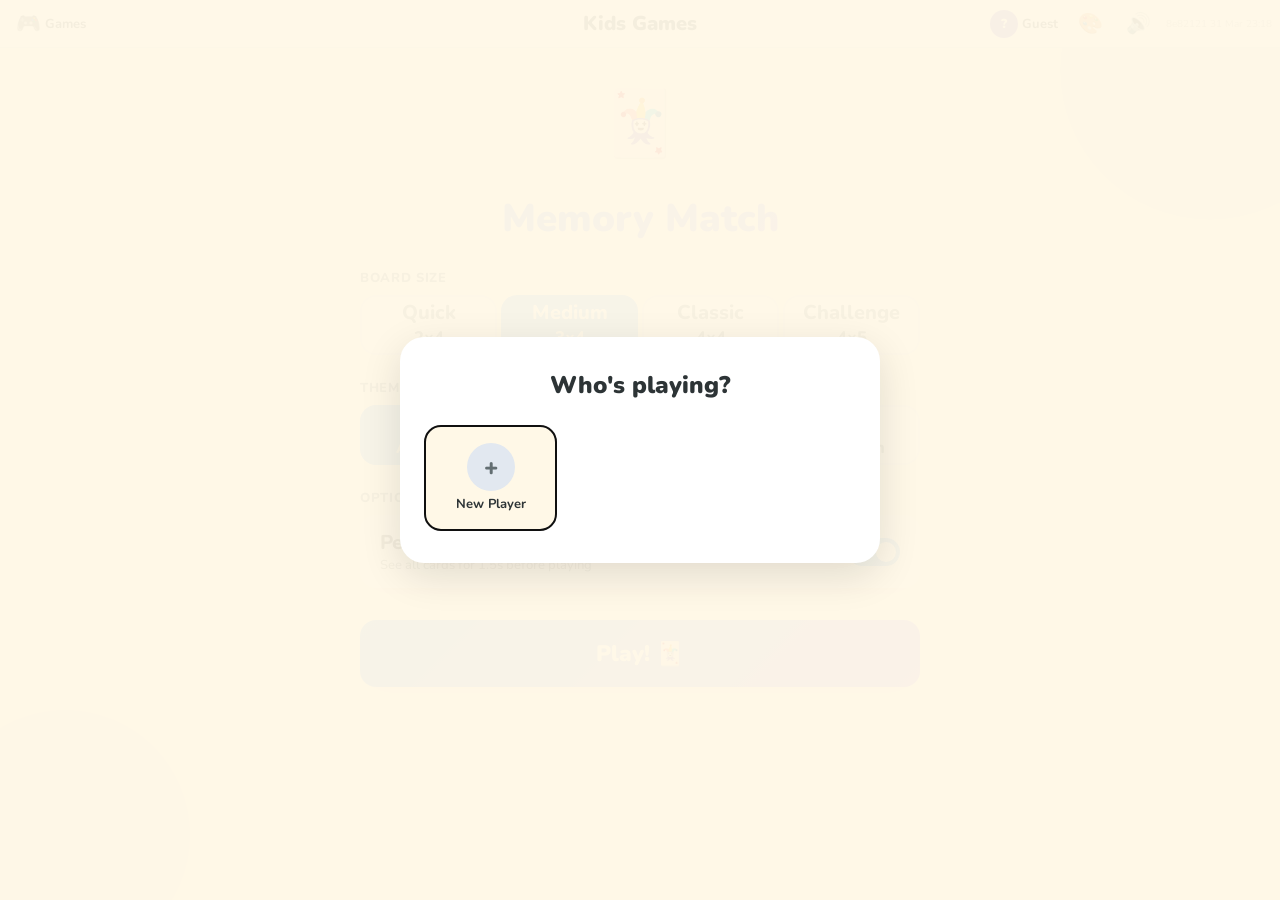
<file: docs/memory-match.html>
<!DOCTYPE html>
<html lang="en" data-theme="colourful-light">
<head>
<meta charset="UTF-8">
<meta name="viewport" content="width=device-width, initial-scale=1.0">
<title>Memory Match</title>
<link href="https://fonts.googleapis.com/css2?family=Nunito:wght@400;600;700;800;900&display=swap" rel="stylesheet">
<style>
/* shared/tokens.css — Design tokens for Kids Games hub
   Two themes: colourful-light, colourful-dark
   Set via data-theme attribute on <html> */

/* === Base Tokens (theme-agnostic) === */
:root {
  /* Typography */
  --font-family: 'Nunito', -apple-system, BlinkMacSystemFont, 'Segoe UI', Roboto, sans-serif;
  --font-mono: 'SF Mono', 'Cascadia Code', 'Consolas', monospace;

  /* Spacing scale */
  --space-xs: 4px;
  --space-sm: 8px;
  --space-md: 16px;
  --space-lg: 24px;
  --space-xl: 32px;
  --space-2xl: 48px;
  --space-3xl: 64px;  /* Oversized touch targets for young children */

  /* Border radius */
  --radius-sm: 4px;
  --radius-md: 8px;
  --radius-lg: 12px;
  --radius-xl: 16px;
  --radius-2xl: 24px;
  --radius-full: 9999px;

  /* Font sizes */
  --text-xs: 11px;   /* Admin/hint text only — not readable by ages 4-5 */
  --text-sm: 13px;   /* Secondary text — not reliable for pre-readers */
  --text-base: 16px;
  --text-lg: 20px;
  --text-xl: 24px;
  --text-2xl: 30px;
  --text-3xl: 36px;

  /* Transitions */
  --transition-fast: 150ms ease;
  --transition-normal: 300ms ease;

  /* === Usage Guide ===
     --bg:         Main page background
     --bg-surface: Elevated surfaces (cards, panels, modals)
     --bg-game:    Game play area (canvas container)
     --bg-overlay: Semi-transparent overlay behind modals

     Accent colours are for backgrounds, borders, and decorative fills.
     NOT safe as text colour on light themes — use --text-primary/secondary.
     On dark themes, all accents pass AA as text.
     Always pair colour feedback with animation/shape cues.

     --text-xs/--text-sm: Not readable by ages 4-5. Use --text-base+ for
     any content young children need to read.
  */

  /* TODO Phase 4: @media (prefers-contrast: more) overrides */

  /* Theme swatch colours — static, not theme-dependent (used by shell.css to preview each theme) */
  --swatch-colourful-light-bg: #FFF8E7;
  --swatch-colourful-light-border: #FF6B6B;
  --swatch-colourful-dark-bg: #1A1520;
  --swatch-colourful-dark-border: #C4A8FF;
}

/* === Colourful Light === */
:root[data-theme="colourful-light"] {
  /* Backgrounds */
  --bg: #FFF8E7;
  --bg-surface: #FFFFFF;
  --bg-game: #FFFFFF;
  --bg-overlay: rgba(255, 248, 231, 0.95);

  /* Text */
  --text-primary: #2D3436;
  --text-secondary: #636E72;
  --text-muted: #6E6E7E;       /* Darkened from #8A8A9A — 4.9:1 on white, 4.6:1 on cream */

  /* Borders */
  --border: #E2E8F0;
  --border-light: #EEEEEA;

  /* Shadows */
  --shadow: 0 8px 30px rgba(0,0,0,0.08);
  --shadow-lg: 0 12px 40px rgba(0,0,0,0.12);

  /* Accent colours — for backgrounds/borders/decorative use, NOT as text on light bg */
  --accent-primary: #FF6B6B;
  --accent-secondary: #4ECDC4;
  --accent-tertiary: #D4A300;   /* Darkened from #FFE66D — visible on cream (3.8:1) */
  --accent-purple: #A78BFA;
  --accent-warm: #FB923C;
  --accent-pink: #F472B6;
  --accent-blue: #60A5FA;

  /* Feedback */
  --success-bg: #D1FAE5;
  --success-text: #065F46;
  --error-bg: #FEE2E2;
  --error-text: #B91C1C;       /* Darkened from #DC2626 — 5.3:1 on error-bg */
  --warning-bg: #FEF3C7;
  --warning-text: #92400E;

  /* Buttons — MUST be solid colours, not gradients.
     Colourful gradient applied in component CSS via background: linear-gradient() */
  --btn-primary-bg: #7C5FE0;   /* Solid purple — used for border-color, outline, etc. */
  --btn-primary-text: #FFFFFF;  /* 4.8:1 on #7C5FE0 */
  --btn-primary-hover: #6A4FCC;
  --btn-secondary-bg: transparent;
  --btn-secondary-text: #2D3436;
  --btn-secondary-border: #E2E8F0;
  --btn-secondary-hover: #F5F5F0;

  /* HUD / Shell bar */
  --hud-bg: #FFFFFF;
  --hud-text: #2D3436;
  --hud-accent: #7C5FE0;       /* Darkened from #A78BFA — 4.6:1 on white */
}

/* === Colourful Dark === */
:root[data-theme="colourful-dark"] {
  /* Backgrounds */
  --bg: #1A1520;
  --bg-surface: #251E2C;
  --bg-game: #1A1520;
  --bg-overlay: rgba(26, 21, 32, 0.95);

  /* Text */
  --text-primary: #F0ECF4;
  --text-secondary: #BDB4C8;
  --text-muted: #9590A5;       /* Lightened from #8A8098 — 4.8:1 on surface */

  /* Borders */
  --border: #3A3244;
  --border-light: #2E2838;

  /* Shadows */
  --shadow: 0 8px 30px rgba(0,0,0,0.25);
  --shadow-lg: 0 12px 40px rgba(0,0,0,0.35);

  /* Accent colours (brighter for dark bg contrast) — all pass 7:1+ on dark bg */
  --accent-primary: #FF8A8A;
  --accent-secondary: #6EE7D8;
  --accent-tertiary: #F5DC78;   /* Slightly desaturated from #FFE66D — reduces halation */
  --accent-purple: #C4A8FF;
  --accent-warm: #FFB06A;
  --accent-pink: #F9A8D4;
  --accent-blue: #80B4FF;

  /* Feedback */
  --success-bg: rgba(52, 211, 153, 0.15);
  --success-text: #6EE7B7;
  --error-bg: rgba(255, 107, 107, 0.15);
  --error-text: #FF8A8A;
  --warning-bg: rgba(255, 230, 109, 0.15);
  --warning-text: #F5DC78;

  /* Buttons — solid colours only */
  --btn-primary-bg: #C4A8FF;
  --btn-primary-text: #1A1520;
  --btn-primary-hover: #A888EE;
  --btn-secondary-bg: transparent;
  --btn-secondary-text: #F0ECF4;
  --btn-secondary-border: #3A3244;
  --btn-secondary-hover: #2E2838;

  /* HUD / Shell bar */
  --hud-bg: #251E2C;
  --hud-text: #F0ECF4;
  --hud-accent: #C4A8FF;
}

/* === Reduced Motion === */
@media (prefers-reduced-motion: reduce) {
  *, *::before, *::after {
    animation: none !important;
    transition: none !important;
  }
}
/* shared/shell.css — Shell bar styles
   Uses kg- prefix on all class names to avoid conflicts with game CSS.
   All colours reference shared design tokens (var(--*)). */

/* Enforce [hidden] — author display rules (e.g. display:flex) override the
   user-agent's [hidden]{display:none}, so we must re-apply it explicitly. */
[hidden] { display: none !important; }

/* === Shell Bar === */
.kg-shell {
  position: fixed;
  top: 0;
  left: 0;
  right: 0;
  height: 48px;
  background: var(--hud-bg);
  border-bottom: 1px solid var(--border);
  display: flex;
  align-items: center;
  gap: var(--space-xs);
  padding: 0 var(--space-sm);
  z-index: 1000;
  font-family: var(--font-family);
}

/* Body offset — games/hub must add this so content isn't hidden under bar */
body {
  padding-top: 56px;
}

.kg-shell__btn {
  display: flex;
  align-items: center;
  gap: var(--space-xs);
  padding: var(--space-xs) var(--space-sm);
  min-height: 44px;
  min-width: 44px;
  background: none;
  border: none;
  border-radius: var(--radius-md);
  cursor: pointer;
  color: var(--hud-text);
  font-family: var(--font-family);
  font-size: var(--text-sm);
  font-weight: 700;
  transition: background var(--transition-fast);
  white-space: nowrap;
}

.kg-shell__btn:hover {
  background: var(--border);
}

.kg-shell__btn:focus-visible {
  outline: 2px solid var(--hud-accent);
  outline-offset: 2px;
}

.kg-shell__icon {
  font-size: var(--text-lg);
  line-height: 1;
}

.kg-shell__label {
  font-size: var(--text-sm);
  color: var(--hud-text);
}

.kg-shell__title {
  position: absolute;
  left: 50%;
  transform: translateX(-50%);
  font-size: var(--text-lg);
  font-weight: 900;
  color: var(--hud-text);
  white-space: nowrap;
  pointer-events: auto;
}

.kg-shell__home {
  text-decoration: none;
  border-radius: var(--radius-md);
  padding: 2px 8px;
  transition: background var(--transition-fast);
}

.kg-shell__home:hover {
  background: var(--border);
}

.kg-shell__spacer {
  flex: 1;
}

.kg-shell__version {
  font-size: 10px;
  font-family: var(--font-family);
  color: var(--hud-text);
  opacity: 0.35;
  white-space: nowrap;
  user-select: none;
}

.kg-shell__avatar {
  display: inline-flex;
  align-items: center;
  justify-content: center;
  width: 28px;
  height: 28px;
  border-radius: var(--radius-full);
  background: var(--hud-accent);
  color: var(--hud-bg);
  font-weight: 900;
  font-size: var(--text-sm);
}

/* === Games Dropdown === */
.kg-shell__games-wrap {
  position: relative;
}

.kg-games-dropdown {
  position: absolute;
  top: calc(100% + 4px);
  left: 0;
  background: var(--bg-surface);
  border: 1px solid var(--border);
  border-radius: var(--radius-lg);
  box-shadow: var(--shadow-lg);
  min-width: 180px;
  z-index: 1001;
  overflow: hidden;
}

.kg-game-link {
  display: flex;
  align-items: center;
  gap: var(--space-sm);
  padding: var(--space-sm) var(--space-md);
  color: var(--text-primary);
  text-decoration: none;
  font-family: var(--font-family);
  font-size: var(--text-base);
  font-weight: 700;
  transition: background var(--transition-fast);
  min-height: 44px;
}

.kg-game-link:hover {
  background: var(--border);
}

.kg-game-link__icon {
  font-size: var(--text-xl);
}

/* === Theme Dropdown === */
.kg-theme-dropdown {
  position: fixed;
  top: 52px;
  right: var(--space-sm);
  background: var(--bg-surface);
  border: 1px solid var(--border);
  border-radius: var(--radius-lg);
  box-shadow: var(--shadow-lg);
  min-width: 180px;
  z-index: 1001;
  overflow: hidden;
}

.kg-theme-option {
  display: flex;
  align-items: center;
  gap: var(--space-sm);
  width: 100%;
  padding: var(--space-sm) var(--space-md);
  background: none;
  border: none;
  cursor: pointer;
  color: var(--text-primary);
  font-family: var(--font-family);
  font-size: var(--text-base);
  font-weight: 700;
  text-align: left;
  transition: background var(--transition-fast);
  min-height: 44px;
}

.kg-theme-option:hover,
.kg-theme-option.active {
  background: var(--border);
}

.kg-theme-swatch {
  display: inline-block;
  width: 20px;
  height: 20px;
  border-radius: var(--radius-full);
  border: 2px solid var(--border);
  flex-shrink: 0;
}

.kg-theme-swatch--colourful-light { background: var(--swatch-colourful-light-bg); border-color: var(--swatch-colourful-light-border); }
.kg-theme-swatch--colourful-dark  { background: var(--swatch-colourful-dark-bg);  border-color: var(--swatch-colourful-dark-border); }

/* === Overlays === */
.kg-overlay {
  position: fixed;
  inset: 0;
  background: var(--bg-overlay);
  z-index: 1100;
  display: flex;
  align-items: center;
  justify-content: center;
  padding: var(--space-lg);
}

.kg-overlay__content {
  background: var(--bg-surface);
  border-radius: var(--radius-2xl);
  padding: var(--space-xl) var(--space-lg);
  box-shadow: var(--shadow-lg);
  width: 100%;
  max-width: 480px;
  max-height: calc(100vh - var(--space-2xl));
  overflow-y: auto;
}

.kg-overlay__heading {
  font-size: var(--text-xl);
  font-weight: 900;
  color: var(--text-primary);
  margin-bottom: var(--space-lg);
  text-align: center;
}

/* === Player Grid === */
.kg-player-grid {
  display: grid;
  grid-template-columns: repeat(auto-fill, minmax(120px, 1fr));
  gap: var(--space-md);
}

.kg-player-card {
  display: flex;
  flex-direction: column;
  align-items: center;
  gap: var(--space-xs);
  padding: var(--space-md) var(--space-sm);
  background: var(--bg);
  border: 2px solid var(--border);
  border-radius: var(--radius-xl);
  cursor: pointer;
  min-height: 44px;
  font-family: var(--font-family);
  transition: transform var(--transition-fast), box-shadow var(--transition-fast);
}

.kg-player-card:hover {
  transform: translateY(-2px);
  box-shadow: var(--shadow);
}

.kg-player-card--add {
  border-style: dashed;
  color: var(--text-secondary);
}

.kg-player-card__avatar {
  display: flex;
  align-items: center;
  justify-content: center;
  width: 48px;
  height: 48px;
  border-radius: var(--radius-full);
  background: var(--accent-purple);
  color: var(--bg-surface);
  font-size: var(--text-xl);
  font-weight: 900;
}

.kg-player-card--add .kg-player-card__avatar {
  background: var(--border);
  color: var(--text-secondary);
}

.kg-player-card__name {
  font-size: var(--text-sm);
  font-weight: 700;
  color: var(--text-primary);
  text-align: center;
  max-width: 100%;
  overflow: hidden;
  text-overflow: ellipsis;
  white-space: nowrap;
}

.kg-player-card__bracket {
  font-size: var(--text-xs);
  color: var(--text-muted);
}

/* === Add Player Form === */
.kg-form-label {
  display: block;
  font-size: var(--text-sm);
  font-weight: 700;
  color: var(--text-secondary);
  margin-bottom: var(--space-xs);
  font-family: var(--font-family);
}

.kg-form-input {
  display: block;
  width: 100%;
  padding: var(--space-sm) var(--space-md);
  border: 2px solid var(--border);
  border-radius: var(--radius-lg);
  font-family: var(--font-family);
  font-size: var(--text-base);
  font-weight: 600;
  color: var(--text-primary);
  background: var(--bg);
  margin-bottom: var(--space-md);
  box-sizing: border-box;
  min-height: 44px;
  transition: border-color var(--transition-fast);
}

.kg-form-input:focus {
  outline: none;
  border-color: var(--hud-accent);
}

.kg-form-fieldset {
  border: none;
  padding: 0;
  margin: 0 0 var(--space-md) 0;
}

.kg-age-toggle {
  display: flex;
  gap: var(--space-xs);
  margin-bottom: var(--space-md);
}

.kg-age-tab {
  flex: 1;
  padding: var(--space-xs) var(--space-sm);
  border: 2px solid var(--border);
  border-radius: var(--radius-lg);
  background: none;
  cursor: pointer;
  font-family: var(--font-family);
  font-size: var(--text-sm);
  font-weight: 700;
  color: var(--text-secondary);
  min-height: 44px;
  transition: all var(--transition-fast);
}

.kg-age-tab.active {
  background: var(--hud-accent);
  border-color: var(--hud-accent);
  color: var(--bg-surface);
}

.kg-form-field {
  margin-bottom: var(--space-sm);
}

.kg-form-actions {
  display: flex;
  gap: var(--space-sm);
  margin-top: var(--space-md);
}

/* === Buttons === */
.kg-btn {
  display: inline-flex;
  align-items: center;
  justify-content: center;
  padding: var(--space-sm) var(--space-lg);
  border-radius: var(--radius-xl);
  font-family: var(--font-family);
  font-size: var(--text-base);
  font-weight: 800;
  cursor: pointer;
  min-height: 48px;
  transition: all var(--transition-fast);
  border: 2px solid transparent;
}

.kg-btn--primary {
  background: var(--btn-primary-bg);
  color: var(--btn-primary-text);
  border-color: var(--btn-primary-bg);
  flex: 1;
}

.kg-btn--primary:hover:not(:disabled) {
  background: var(--btn-primary-hover);
  border-color: var(--btn-primary-hover);
}

.kg-btn--primary:disabled {
  opacity: 0.5;
  cursor: not-allowed;
}

.kg-btn--secondary {
  background: var(--btn-secondary-bg);
  color: var(--btn-secondary-text);
  border-color: var(--btn-secondary-border);
}

.kg-btn--secondary:hover {
  background: var(--btn-secondary-hover);
}

/* === Birthday nudge banner (Phase 4) === */
.kg-nudge-banner {
  width: 100%;
  margin-bottom: var(--space-sm);
  background: var(--warning-bg);
  border-radius: var(--radius-xl);
  padding: var(--space-sm) var(--space-md);
  display: flex;
  align-items: center;
  gap: var(--space-sm);
  font-family: var(--font-family);
  font-weight: 700;
  font-size: var(--text-sm);
  color: var(--text-primary);
  box-sizing: border-box;
}

.kg-nudge-banner__dismiss {
  background: none;
  border: none;
  cursor: pointer;
  font-size: var(--text-lg);
  color: var(--text-secondary);
  margin-left: auto;
  min-height: 44px;
  min-width: 44px;
  display: flex;
  align-items: center;
  justify-content: center;
}

/* === Responsive === */
@media (max-width: 540px) {
  .kg-shell__label {
    display: none;
  }
  .kg-shell__version {
    display: none;
  }
}

@media (max-width: 400px) {
  .kg-shell__title {
    display: none;
  }
  .kg-player-grid {
    grid-template-columns: repeat(2, 1fr);
  }
}
/* ===== Reset + Body ===== */
* { margin: 0; padding: 0; box-sizing: border-box; }

body {
  font-family: var(--font-family);
  background: var(--bg);
  min-height: 100vh;
  overflow-x: hidden;
  position: relative;
  padding-top: 56px;
}

body::before, body::after {
  content: '';
  position: fixed;
  border-radius: 50%;
  z-index: 0;
  opacity: 0.15;
  animation: mmFloat 8s ease-in-out infinite;
  pointer-events: none;
}
body::before { width: 300px; height: 300px; background: var(--accent-blue); top: -80px; right: -80px; }
body::after  { width: 250px; height: 250px; background: var(--accent-purple); bottom: -60px; left: -60px; animation-delay: -4s; }

@keyframes mmFloat {
  0%,100% { transform: translate(0,0) scale(1); }
  50% { transform: translate(15px,20px) scale(1.05); }
}

/* ===== Screens ===== */
#mm-app { position: relative; z-index: 1; }
.mm-screen { min-height: calc(100vh - 56px); display: flex; align-items: flex-start; justify-content: center; padding: 24px 16px 48px; }
.mm-screen[hidden] { display: none !important; }

/* ===== Settings ===== */
.mm-settings-wrap {
  width: 100%;
  max-width: 560px;
  display: flex;
  flex-direction: column;
  gap: var(--space-lg);
}

.mm-logo { font-size: 4rem; text-align: center; animation: mmBounce 0.6s ease-out; }

@keyframes mmBounce {
  0% { transform: scale(0.5); opacity: 0; }
  60% { transform: scale(1.1); }
  100% { transform: scale(1); opacity: 1; }
}

.mm-title {
  font-size: 2.4rem;
  font-weight: 900;
  text-align: center;
  background: linear-gradient(135deg, var(--accent-blue), var(--accent-purple));
  -webkit-background-clip: text;
  -webkit-text-fill-color: transparent;
  background-clip: text;
}

.mm-fieldset { border: none; padding: 0; }

.mm-legend {
  font-size: var(--text-sm);
  font-weight: 800;
  color: var(--text-secondary);
  text-transform: uppercase;
  letter-spacing: 0.05em;
  margin-bottom: var(--space-sm);
  display: block;
}

.mm-toggle-row { display: flex; flex-wrap: wrap; gap: var(--space-xs); }

.mm-toggle {
  flex: 1;
  min-width: 64px;
  min-height: 48px;
  border: 2px solid var(--border);
  border-radius: var(--radius-xl);
  background: var(--bg-surface);
  font-family: var(--font-family);
  font-size: var(--text-lg);
  font-weight: 800;
  color: var(--text-secondary);
  cursor: pointer;
  transition: all var(--transition-fast);
  padding: 4px 8px;
  line-height: 1.2;
}
.mm-toggle:hover { border-color: var(--accent-blue); color: var(--accent-blue); }
.mm-toggle--active {
  background: var(--accent-blue);
  border-color: var(--accent-blue);
  color: #fff;
}
.mm-toggle--active:hover { background: var(--accent-blue); color: #fff; }

/* Peek toggle row */
.mm-peek-row {
  display: flex;
  align-items: center;
  justify-content: space-between;
  background: var(--bg-surface);
  border-radius: var(--radius-xl);
  padding: 14px 20px;
  box-shadow: var(--shadow);
}
.mm-peek-label {
  font-size: var(--text-lg);
  font-weight: 800;
  color: var(--text-primary);
}
.mm-peek-sub {
  font-size: var(--text-sm);
  color: var(--text-secondary);
  font-weight: 600;
  display: block;
}

/* Toggle switch */
.mm-switch { position: relative; display: inline-block; width: 52px; height: 28px; }
.mm-switch input { opacity: 0; width: 0; height: 0; }
.mm-slider {
  position: absolute; cursor: pointer; inset: 0;
  background: var(--border);
  border-radius: 28px;
  transition: background var(--transition-fast);
}
.mm-slider::before {
  content: '';
  position: absolute;
  width: 20px; height: 20px;
  left: 4px; top: 4px;
  background: #fff;
  border-radius: 50%;
  transition: transform var(--transition-fast);
}
.mm-switch input:checked + .mm-slider { background: var(--accent-blue); }
.mm-switch input:checked + .mm-slider::before { transform: translateX(24px); }

/* Play button */
.mm-play-btn {
  width: 100%;
  padding: 18px;
  border: none;
  border-radius: var(--radius-xl);
  background: linear-gradient(135deg, var(--accent-blue), var(--accent-purple));
  color: #fff;
  font-family: var(--font-family);
  font-size: 1.4rem;
  font-weight: 900;
  cursor: pointer;
  transition: transform var(--transition-fast), box-shadow var(--transition-fast);
  box-shadow: var(--shadow);
  margin-top: var(--space-sm);
}
.mm-play-btn:hover { transform: translateY(-2px); box-shadow: 0 8px 24px rgba(0,0,0,0.2); }
.mm-play-btn:active { transform: translateY(0); }

/* ===== Board Screen ===== */
.mm-board-inner {
  width: 100%;
  max-width: 600px;
  display: flex;
  flex-direction: column;
  gap: 12px;
}

.mm-hud {
  display: flex;
  justify-content: space-between;
  align-items: center;
  padding: 0 4px;
}

.mm-hud-back {
  background: none;
  border: none;
  font-size: 1.4rem;
  cursor: pointer;
  color: var(--text-secondary);
  font-family: var(--font-family);
  font-weight: 800;
  padding: 4px 8px;
}
.mm-hud-back:hover { color: var(--text-primary); }

.mm-hud-flips {
  font-size: var(--text-lg);
  font-weight: 800;
  color: var(--text-secondary);
}

.mm-grid {
  display: grid;
  gap: 6px;
}

/* ===== Cards ===== */
.mm-card {
  aspect-ratio: 3/4;
  cursor: pointer;
  perspective: 600px;
  -webkit-tap-highlight-color: transparent;
}

.mm-card-inner {
  width: 100%; height: 100%;
  position: relative;
  transform-style: preserve-3d;
  transition: transform 0.3s ease;
  border-radius: var(--radius-xl);
}

.mm-card--flipped .mm-card-inner,
.mm-card--matched .mm-card-inner {
  transform: rotateY(180deg);
}

.mm-card-back, .mm-card-front {
  position: absolute; inset: 0;
  border-radius: var(--radius-xl);
  backface-visibility: hidden;
  -webkit-backface-visibility: hidden;
  display: flex;
  align-items: center;
  justify-content: center;
}

.mm-card-back {
  background: linear-gradient(135deg, var(--accent-blue), var(--accent-purple));
  box-shadow: var(--shadow);
  font-size: 2rem;
  color: rgba(255,255,255,0.7);
  font-weight: 900;
}

.mm-card-front {
  background: var(--bg-surface);
  box-shadow: var(--shadow);
  transform: rotateY(180deg);
}

.mm-card-emoji {
  font-size: clamp(1.5rem, 5vw, 3rem);
  line-height: 1;
  user-select: none;
}

.mm-card--matched .mm-card-front {
  background: #d4f7e4;
  box-shadow: 0 0 0 3px #34c76f, var(--shadow);
}

@keyframes mmShake {
  0%,100% { transform: rotateY(180deg) translateX(0); }
  20% { transform: rotateY(180deg) translateX(-6px); }
  40% { transform: rotateY(180deg) translateX(6px); }
  60% { transform: rotateY(180deg) translateX(-4px); }
  80% { transform: rotateY(180deg) translateX(4px); }
}

.mm-card--mismatch .mm-card-inner {
  animation: mmShake 0.4s ease;
}

@keyframes mmPulse {
  0%,100% { transform: scale(1); }
  50% { transform: scale(1.08); }
}
@keyframes mmPulseGlow {
  0%,100% { box-shadow: var(--shadow); }
  50% { box-shadow: 0 0 0 4px var(--accent-blue), var(--shadow); }
}
.mm-card--hint { animation: mmPulse 0.6s ease 2; }
.mm-card--hint .mm-card-inner { animation: mmPulseGlow 0.6s ease 2; }

/* ===== Win Screen ===== */
.mm-win-wrap {
  width: 100%;
  max-width: 480px;
  text-align: center;
  display: flex;
  flex-direction: column;
  align-items: center;
  gap: var(--space-lg);
}

.mm-win-emoji {
  font-size: 5rem;
  animation: mmBounce 0.6s ease-out;
}

.mm-win-title {
  font-size: 2.8rem;
  font-weight: 900;
  background: linear-gradient(135deg, var(--accent-blue), var(--accent-purple));
  -webkit-background-clip: text;
  -webkit-text-fill-color: transparent;
  background-clip: text;
}

.mm-win-flips {
  font-size: 1.3rem;
  font-weight: 800;
  color: var(--text-secondary);
}

.mm-win-btn {
  width: 100%;
  padding: 16px;
  border: none;
  border-radius: var(--radius-xl);
  font-family: var(--font-family);
  font-size: 1.2rem;
  font-weight: 900;
  cursor: pointer;
  transition: transform var(--transition-fast);
}
.mm-win-btn:hover { transform: translateY(-2px); }
.mm-win-btn--primary {
  background: linear-gradient(135deg, var(--accent-blue), var(--accent-purple));
  color: #fff;
  box-shadow: var(--shadow);
}
.mm-win-btn--secondary {
  background: var(--bg-surface);
  color: var(--text-primary);
  border: 2px solid var(--border);
}
</style>
</head>
<body data-page="memory-match" data-page-title="Memory Match">
<!-- Kids Games Shell Bar -->
<div id="kg-shell" class="kg-shell" role="banner">
  <!-- Games dropdown -->
  <div class="kg-shell__games-wrap">
    <button id="kg-games-btn" class="kg-shell__btn kg-shell__games-btn" aria-expanded="false" aria-controls="kg-games-dropdown">
      <span class="kg-shell__icon" aria-hidden="true">🎮</span>
      <span class="kg-shell__label">Games</span>
    </button>
    <div id="kg-games-dropdown" class="kg-games-dropdown" hidden>
      <!-- Populated by shell.js -->
    </div>
  </div>

  <!-- Page title — links home -->
  <a id="kg-page-title" class="kg-shell__title kg-shell__home" href="/kids-games/">Kids Games</a>

  <!-- Spacer -->
  <span class="kg-shell__spacer"></span>

  <!-- Player -->
  <button id="kg-player-btn" class="kg-shell__btn kg-shell__player-btn" aria-label="Switch player">
    <span id="kg-player-avatar" class="kg-shell__avatar">?</span>
    <span id="kg-player-name" class="kg-shell__label">Guest</span>
  </button>

  <!-- Theme picker -->
  <button id="kg-theme-btn" class="kg-shell__btn" aria-label="Change theme" aria-expanded="false" aria-controls="kg-theme-dropdown" title="Theme">
    <span id="kg-theme-icon" class="kg-shell__icon" aria-hidden="true">🎨</span>
  </button>

  <!-- Volume -->
  <button id="kg-volume-btn" class="kg-shell__btn" aria-label="Toggle sound" aria-pressed="false" title="Sound">
    <span id="kg-volume-icon" class="kg-shell__icon" aria-hidden="true">🔊</span>
  </button>

  <!-- Build version — injected by build.sh -->
  <span class="kg-shell__version" title="Build version">8e82121 31 Mar 23:18</span>
</div>

<!-- Player select overlay -->
<div id="kg-player-overlay" class="kg-overlay" hidden>
  <div class="kg-overlay__content kg-player-select" role="dialog" aria-labelledby="kg-player-heading">
    <h2 id="kg-player-heading" class="kg-overlay__heading">Who's playing?</h2>
    <div id="kg-player-grid" class="kg-player-grid">
      <!-- Player cards + "Add player" card populated by shell.js -->
    </div>
  </div>
</div>

<!-- Add player overlay -->
<div id="kg-addplayer-overlay" class="kg-overlay" hidden>
  <div class="kg-overlay__content kg-addplayer-form" role="dialog" aria-labelledby="kg-addplayer-heading">
    <h2 id="kg-addplayer-heading" class="kg-overlay__heading">New Player</h2>
    <form id="kg-addplayer-form">
      <label class="kg-form-label" for="kg-name-input">Name</label>
      <input id="kg-name-input" class="kg-form-input" type="text" maxlength="20" autocomplete="off" placeholder="Your name" required>

      <fieldset class="kg-form-fieldset">
        <legend class="kg-form-label">How old are you? (optional)</legend>
        <div class="kg-age-toggle" role="tablist">
          <button type="button" class="kg-age-tab active" data-mode="dob" role="tab" aria-selected="true">Date of birth</button>
          <button type="button" class="kg-age-tab" data-mode="age" role="tab" aria-selected="false">Age number</button>
        </div>

        <div id="kg-dob-field" class="kg-form-field" role="tabpanel">
          <label class="kg-form-label" for="kg-dob-input">Date of birth</label>
          <input id="kg-dob-input" class="kg-form-input" type="date">
        </div>

        <div id="kg-age-field" class="kg-form-field" role="tabpanel" hidden>
          <label class="kg-form-label" for="kg-age-input">Age</label>
          <input id="kg-age-input" class="kg-form-input" type="number" min="3" max="99">
        </div>
      </fieldset>

      <div class="kg-form-actions">
        <button type="submit" class="kg-btn kg-btn--primary" id="kg-addplayer-submit" disabled>Let's go!</button>
        <button type="button" class="kg-btn kg-btn--secondary" id="kg-addplayer-cancel">Back</button>
      </div>
    </form>
  </div>
</div>

<!-- Theme picker dropdown -->
<div id="kg-theme-dropdown" class="kg-theme-dropdown" hidden>
  <button class="kg-theme-option" data-theme="colourful-light">
    <span class="kg-theme-swatch kg-theme-swatch--colourful-light"></span>
    Light
  </button>
  <button class="kg-theme-option" data-theme="colourful-dark">
    <span class="kg-theme-swatch kg-theme-swatch--colourful-dark"></span>
    Dark
  </button>
</div>

<!-- Shell bar injected by build script -->

<div id="mm-app">

  <!-- SCREEN: Settings -->
  <div id="mm-settings" class="mm-screen">
    <div class="mm-settings-wrap">
      <div class="mm-logo">🃏</div>
      <h1 class="mm-title">Memory Match</h1>

      <!-- Board Size -->
      <fieldset class="mm-fieldset">
        <legend class="mm-legend">Board Size</legend>
        <div class="mm-toggle-row" id="mm-size-row">
          <button class="mm-toggle" data-size="2x4" aria-pressed="false">Quick<br><small>2×4</small></button>
          <button class="mm-toggle mm-toggle--active" data-size="3x4" aria-pressed="true">Medium<br><small>3×4</small></button>
          <button class="mm-toggle" data-size="4x4" aria-pressed="false">Classic<br><small>4×4</small></button>
          <button class="mm-toggle" data-size="4x5" aria-pressed="false">Challenge<br><small>4×5</small></button>
        </div>
      </fieldset>

      <!-- Theme -->
      <fieldset class="mm-fieldset">
        <legend class="mm-legend">Theme</legend>
        <div class="mm-toggle-row" id="mm-theme-row">
          <button class="mm-toggle mm-toggle--active" data-theme="animals" aria-pressed="true">🐾<br><small>Animals</small></button>
          <button class="mm-toggle" data-theme="food" aria-pressed="false">🍕<br><small>Food</small></button>
          <button class="mm-toggle" data-theme="vehicles" aria-pressed="false">🚗<br><small>Vehicles</small></button>
          <button class="mm-toggle" data-theme="random" aria-pressed="false">🎲<br><small>Random</small></button>
        </div>
      </fieldset>

      <!-- Peek toggle -->
      <fieldset class="mm-fieldset">
        <legend class="mm-legend">Options</legend>
        <div class="mm-peek-row">
          <div>
            <span class="mm-peek-label">Peek at start</span>
            <span class="mm-peek-sub">See all cards for 1.5s before playing</span>
          </div>
          <label class="mm-switch" aria-label="Peek at start">
            <input type="checkbox" id="mm-peek-toggle" checked>
            <span class="mm-slider"></span>
          </label>
        </div>
      </fieldset>

      <button class="mm-play-btn" id="mm-play-btn">Play! 🃏</button>
    </div>
  </div>

  <!-- SCREEN: Board -->
  <div id="mm-board-screen" class="mm-screen" hidden>
    <!-- populated by JS -->
  </div>

  <!-- SCREEN: Win -->
  <div id="mm-win-screen" class="mm-screen" hidden>
    <!-- populated by JS -->
  </div>

</div>

  <script>
(function() { 'use strict';
// shared/storage.js — Player profiles and namespaced game data
// NOTE: This file is concatenated INSIDE the shell IIFE by the build script.
// Do NOT wrap in its own IIFE.

const STORAGE_PREFIX = 'kidsgames_';
const PLAYERS_KEY = STORAGE_PREFIX + 'players';
const ACTIVE_KEY = STORAGE_PREFIX + 'activePlayer';

function _read(key) {
  try {
    const raw = localStorage.getItem(key);
    return raw === null ? null : JSON.parse(raw);
  } catch (e) {
    console.error('KidsGames: corrupt data for key', key, e);
    return null;
  }
}

function _write(key, val) {
  try {
    localStorage.setItem(key, JSON.stringify(val));
    return true;
  } catch (e) {
    console.error('KidsGames: storage write failed', key, e);
    return false;
  }
}

// Sanitise player names: letters/numbers/spaces/hyphens/apostrophes, max 20 chars
function sanitiseName(name) {
  return name.replace(/[^\p{L}\p{N} '\-]/gu, '').trim().slice(0, 20);
}

// Escape HTML to prevent injection when inserting into innerHTML
function escapeHtml(str) {
  const el = document.createElement('span');
  el.textContent = str;
  return el.innerHTML;
}

function getAllPlayers() {
  return _read(PLAYERS_KEY) || {};
}

function getPlayer(name) {
  const players = getAllPlayers();
  return players[name] || null;
}

function createPlayer(name, { dob, manualAge }) {
  name = sanitiseName(name);
  if (!name) return false;
  const players = getAllPlayers();
  if (players[name]) return false; // already exists
  players[name] = {
    name: name,
    dob: dob || null,
    manualAge: dob ? null : (manualAge || null),
    theme: getDefaultTheme(),
    createdAt: new Date().toISOString().slice(0, 10)
  };
  // Return the sanitised name on success so callers can look up the right key
  return _write(PLAYERS_KEY, players) ? name : false;
}

function savePlayer(name, data) {
  const players = getAllPlayers();
  if (!players[name]) return;
  players[name] = { ...players[name], ...data };
  _write(PLAYERS_KEY, players);
}

function deletePlayer(name) {
  const players = getAllPlayers();
  delete players[name];
  _write(PLAYERS_KEY, players);
  // Clean up game-specific data — match exact suffix pattern
  const suffix = '_' + name;
  try {
    Object.keys(localStorage).forEach(k => {
      if (k.startsWith(STORAGE_PREFIX) && k.endsWith(suffix) && k !== PLAYERS_KEY && k !== ACTIVE_KEY) {
        localStorage.removeItem(k);
      }
    });
  } catch (e) {
    console.error('KidsGames: failed to clean up game data for player', name, e);
  }
}

function getActivePlayer() {
  const name = _read(ACTIVE_KEY);
  return name ? getPlayer(name) : null;
}

function setActivePlayer(name) {
  _write(ACTIVE_KEY, name);
}

function getAgeBracket(player) {
  const age = getAge(player);
  if (age === null) return '6-8'; // fallback
  if (age <= 5) return '4-5';
  if (age <= 8) return '6-8';
  if (age <= 12) return '9-12';
  return '13+';
}

function getAge(player) {
  if (player.dob) {
    const today = new Date();
    const birth = new Date(player.dob);
    let age = today.getFullYear() - birth.getFullYear();
    const monthDiff = today.getMonth() - birth.getMonth();
    if (monthDiff < 0 || (monthDiff === 0 && today.getDate() < birth.getDate())) age--;
    return age;
  }
  return player.manualAge || null;
}

function getDefaultTheme() {
  return window.matchMedia && window.matchMedia('(prefers-color-scheme: dark)').matches
    ? 'colourful-dark' : 'colourful-light';
}

// Game-specific data
function loadGameData(gameId) {
  const player = getActivePlayer();
  if (!player) return {};
  return _read(STORAGE_PREFIX + gameId + '_' + player.name) || {};
}

function saveGameData(gameId, data) {
  const player = getActivePlayer();
  if (!player) return;
  _write(STORAGE_PREFIX + gameId + '_' + player.name, data);
}
// shared/shell.js — Shell bar logic
// NOTE: The build script wraps storage.js + shell.js together in a single IIFE.
// Storage functions (getPlayer, savePlayer, etc.) are available here without import.




  // --- Expose public API ---
  const _playerChangeListeners = [];

  window.KidsGames = {
    get player() {
      const p = getActivePlayer();
      if (!p) return null;
      return { name: p.name, ageBracket: getAgeBracket(p), theme: p.theme };
    },
    get muted() { return muted; },
    loadGameData: loadGameData,
    saveGameData: saveGameData,
    onPlayerChange(fn) { _playerChangeListeners.push(fn); },
  };

  function _notifyPlayerChange() {
    const ctx = window.KidsGames.player;
    _playerChangeListeners.forEach(fn => { try { fn(ctx); } catch(e) { console.error(e); } });
  }

  // --- Games list — update when adding new games ---
  const GAMES = [
    { id: 'type-trainer',  title: 'Type Trainer',  icon: '⌨️',  url: 'type-trainer.html',  needsKeyboard: true  },
    { id: 'opposites',     title: 'Opposites',      icon: '🔄',  url: 'opposites.html',     needsKeyboard: false },
    { id: 'number-bonds',  title: 'Number Bonds',   icon: '🔢',  url: 'number-bonds.html',  needsKeyboard: false },
  ];

  // --- Volume state ---
  let muted = false;

  // --- Migration helpers ---

  function bracketToAge(bracket) {
    const map = { '4-5': 5, '6-8': 7, '9-12': 10, 'Adult': 18, '13+': 18 };
    return map[bracket] || 7;
  }

  function migrateTypeTrainerData() {
    // Only run once
    if (localStorage.getItem('kidsgames_migrated_typetrainer')) return;

    let oldPlayers;
    try {
      oldPlayers = JSON.parse(localStorage.getItem('players') || 'null');
    } catch (e) {
      console.error('KidsGames: corrupt old player data, skipping migration', e);
      localStorage.setItem('kidsgames_migrated_typetrainer', 'true');
      return;
    }

    if (!oldPlayers || !oldPlayers.players) {
      localStorage.setItem('kidsgames_migrated_typetrainer', 'true');
      return;
    }

    // Migrate each player profile
    Object.entries(oldPlayers.players).forEach(([name, data]) => {
      if (!getPlayer(name)) {
        const theme = data.settings && data.settings.theme ? data.settings.theme : 'colourful-light';
        const themeMap = { 'light': 'colourful-light', 'dark': 'colourful-dark', 'clean-light': 'colourful-light', 'clean-dark': 'colourful-dark', 'colourful-light': 'colourful-light', 'colourful-dark': 'colourful-dark' };
        createPlayer(name, { dob: null, manualAge: bracketToAge(data.ageBracket) });
        savePlayer(name, { theme: themeMap[theme] || theme });
      }
      // Migrate game-specific data
      const key = STORAGE_PREFIX + 'typetrainer_' + name;
      _write(key, {
        highScore: data.highScore || 0,
        highestStage: data.highestStage || 0,
        totalGamesPlayed: data.totalGamesPlayed || 0,
        stats: data.stats || {},
        speedPreference: (data.settings && data.settings.speedPreference) || 1.8,
      });
    });

    // Set active player from old data
    const lastPlayer = localStorage.getItem('typingGame_lastPlayer');
    if (lastPlayer && getPlayer(lastPlayer)) {
      setActivePlayer(lastPlayer);
    }

    // Clean up old keys (only if migration succeeded)
    const newPlayers = getAllPlayers();
    if (Object.keys(newPlayers).length > 0) {
      localStorage.removeItem('players');
      localStorage.removeItem('currentPlayer');
      localStorage.removeItem('typingGame_theme');
      localStorage.removeItem('typingGame_lastPlayer');
    } else {
      console.error('KidsGames: migration wrote no players — keeping old keys as backup');
    }
    localStorage.setItem('kidsgames_migrated_typetrainer', 'true');
  }

  // --- Form helpers ---
  function _resetAddPlayerForm() {
    const nameInput = document.getElementById('kg-name-input');
    nameInput.value = '';
    nameInput.disabled = false;
    document.getElementById('kg-dob-input').value = '';
    document.getElementById('kg-age-input').value = '';
    document.getElementById('kg-addplayer-submit').disabled = true;
    document.getElementById('kg-addplayer-heading').textContent = 'New Player';
    // Reset to DoB tab
    document.querySelectorAll('.kg-age-tab').forEach(tab => {
      const isDob = tab.dataset.mode === 'dob';
      tab.classList.toggle('active', isDob);
      tab.setAttribute('aria-selected', isDob ? 'true' : 'false');
    });
    document.getElementById('kg-dob-field').hidden = false;
    document.getElementById('kg-age-field').hidden = true;
  }

  function _cancelAgeUpdate() {
    const form = document.getElementById('kg-addplayer-form');
    if (form._ageUpdateHandler) {
      form.removeEventListener('submit', form._ageUpdateHandler);
      form._ageUpdateHandler = null;
    }
    _resetAddPlayerForm();
  }

  // --- Age update (from nudge banner) ---
  function showAgeUpdate(player) {
    const addOverlay = document.getElementById('kg-addplayer-overlay');
    const playerOverlay = document.getElementById('kg-player-overlay');
    _cancelAgeUpdate(); // clean up any stale handler and reset form state
    document.getElementById('kg-addplayer-heading').textContent = 'Update age for ' + escapeHtml(player.name);
    const nameInput = document.getElementById('kg-name-input');
    nameInput.value = player.name;
    nameInput.disabled = true;
    document.getElementById('kg-addplayer-submit').disabled = false;
    playerOverlay.hidden = true;
    addOverlay.hidden = false;

    const form = document.getElementById('kg-addplayer-form');
    function handler(e) {
      e.preventDefault();
      const dob = document.getElementById('kg-dob-input').value || null;
      const manualAge = document.getElementById('kg-age-input').value
        ? parseInt(document.getElementById('kg-age-input').value) : null;
      savePlayer(player.name, {
        dob: dob || player.dob,
        manualAge: dob ? null : (manualAge || player.manualAge),
        lastAgeNudge: new Date().toISOString().slice(0, 10),
      });
      addOverlay.hidden = true;
      _cancelAgeUpdate();
      showPlayerSelect();
    }
    form._ageUpdateHandler = handler;
    form.addEventListener('submit', handler);
  }

  // --- OS colour scheme detection ---
  function applyOSThemePreference() {
    // Only applies if no active player (first visit or guest)
    if (getActivePlayer()) return;
    // Default to colourful-light for both light and no-preference
    const prefersDark = window.matchMedia('(prefers-color-scheme: dark)').matches;
    const theme = prefersDark ? 'colourful-dark' : 'colourful-light';
    document.documentElement.setAttribute('data-theme', theme);
  }

  // --- Init ---
  let _initialized = false;  // guard against double-invocation

  function initShell() {
    if (_initialized) return;
    _initialized = true;

    applyOSThemePreference();

    // Migrate old type trainer data (only runs once, only on type-trainer page)
    if (document.body.dataset.page === 'type-trainer') {
      migrateTypeTrainerData();
    }

    renderGamesDropdown();

    // Restrict DoB input to today (prevents negative ages from future dates)
    const dobInput = document.getElementById('kg-dob-input');
    if (dobInput) dobInput.max = new Date().toISOString().slice(0, 10);

    // Hide games dropdown button on the hub (hub IS the games list)
    if (document.body.dataset.page === 'hub') {
      document.getElementById('kg-games-btn').hidden = true;
    }

    const activePlayer = getActivePlayer();
    if (!activePlayer) {
      showPlayerSelect();
    } else {
      applyPlayer(activePlayer);
    }
    bindEvents();
  }

  // --- Player selection ---
  function getPlayersDueForNudge(players) {
    return Object.values(players).filter(p => {
      if (getAge(p) === null) return false;
      // Don't show if dismissed less than 7 days ago
      const lastSeen = p.lastAgeNudgeSeen || '2000-01-01';
      const daysSinceSeen = (Date.now() - new Date(lastSeen).getTime()) / 86400000;
      if (daysSinceSeen < 7) return false;
      // Show if it's been at least a year since last nudge
      const lastNudge = p.lastAgeNudge || p.createdAt;
      const daysSinceNudge = (Date.now() - new Date(lastNudge).getTime()) / 86400000;
      return daysSinceNudge >= 365;
    });
  }

  function showPlayerSelect() {
    const overlay = document.getElementById('kg-player-overlay');
    const grid = document.getElementById('kg-player-grid');
    const players = getAllPlayers();

    let html = '';
    Object.values(players).forEach(p => {
      const safeName = escapeHtml(p.name);
      const initial = escapeHtml(p.name.charAt(0).toUpperCase());
      const bracket = getAgeBracket(p);
      html += `
        <button class="kg-player-card" data-player="${p.name}">
          <span class="kg-player-card__avatar">${initial}</span>
          <span class="kg-player-card__name">${safeName}</span>
          <span class="kg-player-card__bracket">${bracket}</span>
        </button>`;
    });
    html += `
      <button class="kg-player-card kg-player-card--add" id="kg-add-player-btn" aria-label="Add new player">
        <span class="kg-player-card__avatar">+</span>
        <span class="kg-player-card__name">New Player</span>
      </button>`;

    const dueForNudge = getPlayersDueForNudge(players);
    const overlayContent = overlay.querySelector('.kg-overlay__content');
    // Remove any existing nudge banner
    const existingNudge = overlayContent.querySelector('.kg-nudge-banner');
    if (existingNudge) existingNudge.remove();

    if (dueForNudge.length > 0) {
      const names = dueForNudge.map(p => escapeHtml(p.name)).join(', ');
      const banner = document.createElement('div');
      banner.className = 'kg-nudge-banner';
      banner.innerHTML = `
        <span class="kg-nudge-banner__icon" aria-hidden="true">🎂</span>
        <span class="kg-nudge-banner__text">Time to check ages for ${names}!</span>
        <button class="kg-btn kg-btn--secondary kg-nudge-banner__btn" id="kg-nudge-update">Update ages</button>
        <button class="kg-nudge-banner__dismiss" aria-label="Dismiss age reminder">✕</button>
      `;
      overlayContent.insertBefore(banner, overlayContent.querySelector('.kg-overlay__heading').nextSibling);
    }

    grid.innerHTML = html;
    overlay.hidden = false;
    const firstCard = grid.querySelector('.kg-player-card');
    if (firstCard) firstCard.focus();

    if (dueForNudge.length > 0) {
      document.getElementById('kg-nudge-update')?.addEventListener('click', () => {
        showAgeUpdate(dueForNudge[0]);
      });
      overlayContent.querySelector('.kg-nudge-banner__dismiss')?.addEventListener('click', () => {
        dueForNudge.forEach(p => {
          savePlayer(p.name, { lastAgeNudgeSeen: new Date().toISOString().slice(0, 10) });
        });
        overlayContent.querySelector('.kg-nudge-banner')?.remove();
      });
    }
  }

  function applyPlayer(player) {
    setActivePlayer(player.name);
    // Migrate any clean theme stored before the theme reduction
    let theme = player.theme;
    if (theme === 'clean-light' || !theme) theme = 'colourful-light';
    else if (theme === 'clean-dark') theme = 'colourful-dark';
    if (theme !== player.theme) savePlayer(player.name, { theme });
    document.getElementById('kg-player-avatar').textContent = player.name.charAt(0).toUpperCase();
    document.getElementById('kg-player-name').textContent = player.name;
    document.documentElement.setAttribute('data-theme', theme);
    document.getElementById('kg-player-overlay').hidden = true;
    _notifyPlayerChange();
  }

  // --- Theme picker ---
  function setTheme(theme) {
    document.documentElement.setAttribute('data-theme', theme);
    const player = getActivePlayer();
    if (player) {
      savePlayer(player.name, { theme });
    }
  }

  function toggleThemeDropdown() {
    const dd = document.getElementById('kg-theme-dropdown');
    const btn = document.getElementById('kg-theme-btn');
    dd.hidden = !dd.hidden;
    btn.setAttribute('aria-expanded', !dd.hidden);
    if (!dd.hidden) {
      // Highlight current theme
      const current = document.documentElement.getAttribute('data-theme');
      dd.querySelectorAll('.kg-theme-option').forEach(b => {
        b.classList.toggle('active', b.dataset.theme === current);
      });
    }
  }

  // --- Games dropdown ---
  function renderGamesDropdown() {
    const dd = document.getElementById('kg-games-dropdown');
    dd.innerHTML = GAMES.map(g => `
      <a href="${g.url}" class="kg-game-link${g.needsKeyboard ? ' kg-needs-keyboard' : ''}">
        <span class="kg-game-link__icon">${g.icon}</span>
        <span class="kg-game-link__title">${escapeHtml(g.title)}</span>
      </a>
    `).join('');
  }

  // --- Volume ---
  function toggleMute() {
    muted = !muted;
    document.getElementById('kg-volume-icon').textContent = muted ? '🔇' : '🔊';
    document.getElementById('kg-volume-btn').setAttribute('aria-pressed', muted);
  }

  // --- Event binding ---
  function bindEvents() {
    // Games dropdown
    document.getElementById('kg-games-btn').addEventListener('click', () => {
      const dd = document.getElementById('kg-games-dropdown');
      const btn = document.getElementById('kg-games-btn');
      dd.hidden = !dd.hidden;
      btn.setAttribute('aria-expanded', !dd.hidden);
    });

    // Player button
    document.getElementById('kg-player-btn').addEventListener('click', showPlayerSelect);

    // Player card selection (delegated)
    document.getElementById('kg-player-grid').addEventListener('click', (e) => {
      const card = e.target.closest('.kg-player-card');
      if (!card) return;
      if (card.id === 'kg-add-player-btn') {
        document.getElementById('kg-player-overlay').hidden = true;
        _resetAddPlayerForm();
        document.getElementById('kg-addplayer-overlay').hidden = false;
        document.getElementById('kg-name-input').focus();
        return;
      }
      const name = card.dataset.player;
      const player = getPlayer(name);
      if (player) applyPlayer(player);
    });

    // Add player form
    document.getElementById('kg-addplayer-form').addEventListener('submit', (e) => {
      e.preventDefault();
      const name = document.getElementById('kg-name-input').value.trim();
      const dobInput = document.getElementById('kg-dob-input');
      const ageInput = document.getElementById('kg-age-input');
      const dob = dobInput.value || null;
      const manualAge = ageInput.value ? parseInt(ageInput.value) : null;

      if (!name) return;
      const created = createPlayer(name, { dob, manualAge });
      if (created) {
        const player = getPlayer(created);
        document.getElementById('kg-addplayer-overlay').hidden = true;
        _resetAddPlayerForm();
        applyPlayer(player);
      }
    });

    // Add player cancel
    document.getElementById('kg-addplayer-cancel').addEventListener('click', () => {
      document.getElementById('kg-addplayer-overlay').hidden = true;
      _cancelAgeUpdate();
      showPlayerSelect();
    });

    // Age toggle (dob vs manual)
    document.querySelectorAll('.kg-age-tab').forEach(tab => {
      tab.addEventListener('click', () => {
        document.querySelectorAll('.kg-age-tab').forEach(t => {
          t.classList.remove('active');
          t.setAttribute('aria-selected', 'false');
        });
        tab.classList.add('active');
        tab.setAttribute('aria-selected', 'true');
        const mode = tab.dataset.mode;
        document.getElementById('kg-dob-field').hidden = mode !== 'dob';
        document.getElementById('kg-age-field').hidden = mode !== 'age';
      });
    });

    // Enable submit when name is entered
    document.getElementById('kg-name-input').addEventListener('input', (e) => {
      document.getElementById('kg-addplayer-submit').disabled = !e.target.value.trim();
    });

    // Theme picker
    document.getElementById('kg-theme-btn').addEventListener('click', toggleThemeDropdown);
    document.getElementById('kg-theme-dropdown').addEventListener('click', (e) => {
      const option = e.target.closest('.kg-theme-option');
      if (!option) return;
      setTheme(option.dataset.theme);
      document.getElementById('kg-theme-dropdown').hidden = true;
      document.getElementById('kg-theme-btn').setAttribute('aria-expanded', 'false');
    });

    // Volume
    document.getElementById('kg-volume-btn').addEventListener('click', toggleMute);

    // Keyboard: Escape closes overlays/dropdowns, Tab traps focus in overlays
    document.addEventListener('keydown', (e) => {
      if (e.key === 'Escape') {
        const playerOverlay = document.getElementById('kg-player-overlay');
        const addOverlay = document.getElementById('kg-addplayer-overlay');
        const gamesDD = document.getElementById('kg-games-dropdown');
        const themeDD = document.getElementById('kg-theme-dropdown');

        if (!themeDD.hidden) {
          themeDD.hidden = true;
          document.getElementById('kg-theme-btn').setAttribute('aria-expanded', 'false');
          return;
        }
        if (!gamesDD.hidden) {
          gamesDD.hidden = true;
          document.getElementById('kg-games-btn').setAttribute('aria-expanded', 'false');
          return;
        }
        if (!addOverlay.hidden) { addOverlay.hidden = true; _cancelAgeUpdate(); showPlayerSelect(); return; }
        // Player overlay: only close if there's an active player (can't dismiss on first visit)
        if (!playerOverlay.hidden && getActivePlayer()) { playerOverlay.hidden = true; return; }
      }

      if (e.key === 'Tab') {
        const openOverlay = document.querySelector('.kg-overlay:not([hidden])');
        if (!openOverlay) return;
        const focusable = openOverlay.querySelectorAll('button:not([disabled]), input, select, textarea, a[href], [tabindex]:not([tabindex="-1"])');
        if (!focusable.length) return;
        const first = focusable[0];
        const last = focusable[focusable.length - 1];
        if (e.shiftKey && document.activeElement === first) {
          e.preventDefault(); last.focus();
        } else if (!e.shiftKey && document.activeElement === last) {
          e.preventDefault(); first.focus();
        }
      }
    });

    // Lock body scroll when overlay is open
    const scrollObserver = new MutationObserver(() => {
      const anyOpen = document.querySelector('.kg-overlay:not([hidden])');
      document.body.style.overflow = anyOpen ? 'hidden' : '';
    });
    document.querySelectorAll('.kg-overlay').forEach(o => {
      scrollObserver.observe(o, { attributes: true, attributeFilter: ['hidden'] });
    });

    // Close dropdowns on outside click
    document.addEventListener('click', (e) => {
      if (!e.target.closest('.kg-shell__games-wrap')) {
        document.getElementById('kg-games-dropdown').hidden = true;
        document.getElementById('kg-games-btn').setAttribute('aria-expanded', 'false');
      }
      if (!e.target.closest('#kg-theme-btn') && !e.target.closest('.kg-theme-dropdown')) {
        document.getElementById('kg-theme-dropdown').hidden = true;
        document.getElementById('kg-theme-btn').setAttribute('aria-expanded', 'false');
      }
    });

    // OS colour scheme: auto-switch theme when no player is logged in
    window.matchMedia('(prefers-color-scheme: dark)').addEventListener('change', (e) => {
      // Only auto-switch if no player has explicitly chosen a theme
      if (getActivePlayer()) return;
      const theme = e.matches ? 'colourful-dark' : 'colourful-light';
      document.documentElement.setAttribute('data-theme', theme);
    });
  }

  // --- Init on DOM ready ---
  if (document.readyState === 'loading') {
    document.addEventListener('DOMContentLoaded', initShell);
  } else {
    initShell();
  }

})();
  </script>
<script>
// ===== STATE =====
const state = {
  size: '3x4',
  theme: 'animals',
  peek: true,
};

// ===== TOGGLE GROUPS =====
function initToggleGroup(rowId, stateKey) {
  const row = document.getElementById(rowId);
  row.addEventListener('click', e => {
    const btn = e.target.closest('[data-' + stateKey + ']');
    if (!btn || !row.contains(btn)) return;
    row.querySelectorAll('.mm-toggle').forEach(b => {
      b.classList.remove('mm-toggle--active');
      b.setAttribute('aria-pressed', 'false');
    });
    btn.classList.add('mm-toggle--active');
    btn.setAttribute('aria-pressed', 'true');
    state[stateKey] = btn.dataset[stateKey];
  });
}

initToggleGroup('mm-size-row', 'size');
initToggleGroup('mm-theme-row', 'theme');

document.getElementById('mm-peek-toggle').addEventListener('change', e => {
  state.peek = e.target.checked;
});

document.getElementById('mm-play-btn').addEventListener('click', startGame);

// ===== EMOJI POOLS =====
const EMOJIS = {
  animals:  ['🐶','🐱','🐭','🐹','🐰','🦊','🐻','🐼','🐨','🐯','🦁','🐸','🐵','🐔','🐧','🐦','🦆','🦉','🦋','🐢'],
  food:     ['🍎','🍊','🍋','🍇','🍓','🍒','🍕','🍔','🌮','🍦','🍩','🍪','🎂','🧁','🍫','🍬','🥐','🧇','🥞','🍿'],
  vehicles: ['🚗','🚕','🚙','🚌','🚎','🏎️','🚓','🚑','🚒','🚐','🛻','🚚','🚛','✈️','🚀','🛸','🚁','⛵','🚂','🚤'],
};

const SIZES = {
  '2x4': { cols: 2, rows: 4 },
  '3x4': { cols: 3, rows: 4 },
  '4x4': { cols: 4, rows: 4 },
  '4x5': { cols: 4, rows: 5 },
};

function shuffle(arr) {
  const a = [...arr];
  for (let i = a.length - 1; i > 0; i--) {
    const j = Math.floor(Math.random() * (i + 1));
    [a[i], a[j]] = [a[j], a[i]];
  }
  return a;
}

function buildDeck(theme, pairs) {
  let pool;
  if (theme === 'random') {
    pool = shuffle([...EMOJIS.animals, ...EMOJIS.food, ...EMOJIS.vehicles]);
  } else {
    pool = shuffle([...EMOJIS[theme]]);
  }
  const chosen = pool.slice(0, pairs);
  return shuffle([...chosen, ...chosen]);
}

// ===== GAME STATE =====
let flipped = [];
let matched = 0;
let flips = 0;
let locked = false;
let firstTap = true;

function showScreen(id) {
  ['mm-settings','mm-board-screen','mm-win-screen'].forEach(s => {
    document.getElementById(s).hidden = s !== id;
  });
}

function goSettings() {
  if (_peekTimer) { clearTimeout(_peekTimer); _peekTimer = null; locked = false; }
  window.removeEventListener('resize', handleResize);
  showScreen('mm-settings');
}

let _sizeArgs = null;
function handleResize() {
  if (!_sizeArgs) return;
  const grid = document.getElementById('mm-grid');
  if (grid) sizeCards(grid, _sizeArgs.cols, _sizeArgs.rows);
}

function sizeCards(grid, cols, rows) {
  let c = cols, r = rows;
  if (state.size === '4x5' && window.innerWidth > window.innerHeight) {
    c = 5; r = 4;
  }
  grid.style.gridTemplateColumns = `repeat(${c}, 1fr)`;
  const pad = 32, gap = 6, headerH = 56 + 56;
  const maxW = Math.floor((window.innerWidth - pad - gap * (c - 1)) / c);
  const maxH = Math.floor((window.innerHeight - headerH - pad - gap * (r - 1)) / r);
  const size = Math.min(maxW, maxH, 160);
  grid.querySelectorAll('.mm-card').forEach(card => {
    card.style.width = size + 'px';
    card.style.height = Math.floor(size * 4 / 3) + 'px';
  });
}

function startGame() {
  const { cols, rows } = SIZES[state.size];
  const pairs = cols * rows / 2;
  const deck = buildDeck(state.theme, pairs);

  window.removeEventListener('resize', handleResize);
  flipped = []; matched = 0; flips = 0; locked = false; firstTap = true;

  const boardScreen = document.getElementById('mm-board-screen');
  boardScreen.innerHTML = `
    <div class="mm-board-inner">
      <div class="mm-hud">
        <button class="mm-hud-back" id="mm-back-btn">← Settings</button>
        <div class="mm-hud-flips" id="mm-flips-display">0 flips</div>
      </div>
      <div class="mm-grid" id="mm-grid"
           style="grid-template-columns: repeat(${cols}, 1fr);">
      </div>
    </div>
  `;

  const grid = document.getElementById('mm-grid');
  _sizeArgs = { cols, rows };
  sizeCards(grid, cols, rows);
  window.addEventListener('resize', handleResize);

  deck.forEach((emoji, i) => {
    const card = document.createElement('div');
    card.className = 'mm-card';
    card.dataset.emoji = emoji;
    card.dataset.index = i;
    card.innerHTML = `
      <div class="mm-card-inner">
        <div class="mm-card-back">?</div>
        <div class="mm-card-front"><span class="mm-card-emoji">${emoji}</span></div>
      </div>
    `;
    card.addEventListener('click', () => onCardClick(card));
    grid.appendChild(card);
  });

  document.getElementById('mm-back-btn').addEventListener('click', goSettings);

  showScreen('mm-board-screen');
  if (state.peek) doPeek(grid);
}

function onCardClick(card) {
  if (locked) return;
  if (card.classList.contains('mm-card--flipped')) return;
  if (card.classList.contains('mm-card--matched')) return;
  if (flipped.length === 2) return;

  if (firstTap) {
    firstTap = false;
    showFirstPlayHint(card);
  }

  playSound('flip');
  card.classList.add('mm-card--flipped');
  flipped.push(card);
  flips++;
  const display = document.getElementById('mm-flips-display');
  if (display) display.textContent = flips + (flips === 1 ? ' flip' : ' flips');

  if (flipped.length === 2) {
    locked = true;
    setTimeout(evaluatePair, 350);
  }
}

function evaluatePair() {
  const [a, b] = flipped;
  if (a.dataset.emoji === b.dataset.emoji) {
    a.classList.add('mm-card--matched');
    b.classList.add('mm-card--matched');
    playSound('match');
    matched++;
    flipped = [];
    locked = false;
    const totalPairs = document.querySelectorAll('.mm-card').length / 2;
    if (matched === totalPairs) {
      setTimeout(showWin, 400);
    }
  } else {
    a.classList.add('mm-card--mismatch');
    b.classList.add('mm-card--mismatch');
    playSound('mismatch');
    setTimeout(() => {
      a.classList.remove('mm-card--flipped', 'mm-card--mismatch');
      b.classList.remove('mm-card--flipped', 'mm-card--mismatch');
      flipped = [];
      locked = false;
    }, 900);
  }
}

function showWin() {
  playSound('win');
  window.removeEventListener('resize', handleResize);
  const winScreen = document.getElementById('mm-win-screen');
  winScreen.innerHTML = `
    <div class="mm-win-wrap">
      <div class="mm-win-emoji">🎉</div>
      <div class="mm-win-title">You did it!</div>
      <div class="mm-win-flips">Matched all pairs in <strong>${flips}</strong> flip${flips === 1 ? '' : 's'}!</div>
      <button class="mm-win-btn mm-win-btn--primary" id="mm-play-again">Play Again 🃏</button>
      <button class="mm-win-btn mm-win-btn--secondary" id="mm-change-settings">Change Settings</button>
    </div>
  `;
  document.getElementById('mm-play-again').addEventListener('click', startGame);
  document.getElementById('mm-change-settings').addEventListener('click', goSettings);
  showScreen('mm-win-screen');
}

let _peekTimer = null;

function doPeek(grid) {
  locked = true;
  grid.querySelectorAll('.mm-card').forEach(card => {
    card.classList.add('mm-card--flipped');
  });
  _peekTimer = setTimeout(() => {
    _peekTimer = null;
    grid.querySelectorAll('.mm-card').forEach(card => {
      card.classList.remove('mm-card--flipped');
    });
    locked = false;
  }, 1500);
}

function showFirstPlayHint(tappedCard) {
  const candidates = [...document.querySelectorAll('.mm-card')]
    .filter(c => c !== tappedCard && !c.classList.contains('mm-card--matched'));
  if (!candidates.length) return;
  const hint = candidates[Math.floor(Math.random() * candidates.length)];
  hint.classList.add('mm-card--hint');
  hint.addEventListener('animationend', () => hint.classList.remove('mm-card--hint'), { once: true });
}

// ===== AUDIO =====
let audioCtx = null;

function getAudioCtx() {
  if (!audioCtx) audioCtx = new (window.AudioContext || window.webkitAudioContext)();
  return audioCtx;
}

function beep({ freq = 440, type = 'sine', gain = 0.3, duration = 0.1, delay = 0 } = {}) {
  try {
    const ctx = getAudioCtx();
    const osc = ctx.createOscillator();
    const g = ctx.createGain();
    osc.connect(g);
    g.connect(ctx.destination);
    osc.type = type;
    osc.frequency.setValueAtTime(freq, ctx.currentTime + delay);
    g.gain.setValueAtTime(gain, ctx.currentTime + delay);
    g.gain.exponentialRampToValueAtTime(0.001, ctx.currentTime + delay + duration);
    osc.start(ctx.currentTime + delay);
    osc.stop(ctx.currentTime + delay + duration + 0.05);
  } catch (e) { /* audio not available */ }
}

function playSound(type) {
  switch (type) {
    case 'flip':
      beep({ freq: 600, type: 'sine', gain: 0.15, duration: 0.08 });
      break;
    case 'match':
      beep({ freq: 523, gain: 0.25, duration: 0.15 });
      beep({ freq: 784, gain: 0.25, duration: 0.15, delay: 0.15 });
      break;
    case 'mismatch':
      beep({ freq: 220, type: 'triangle', gain: 0.2, duration: 0.2 });
      break;
    case 'win':
      [523, 659, 784, 1047].forEach((f, i) => {
        beep({ freq: f, gain: 0.25, duration: 0.18, delay: i * 0.18 });
      });
      break;
  }
}
</script>

</body>
</html>
</file>
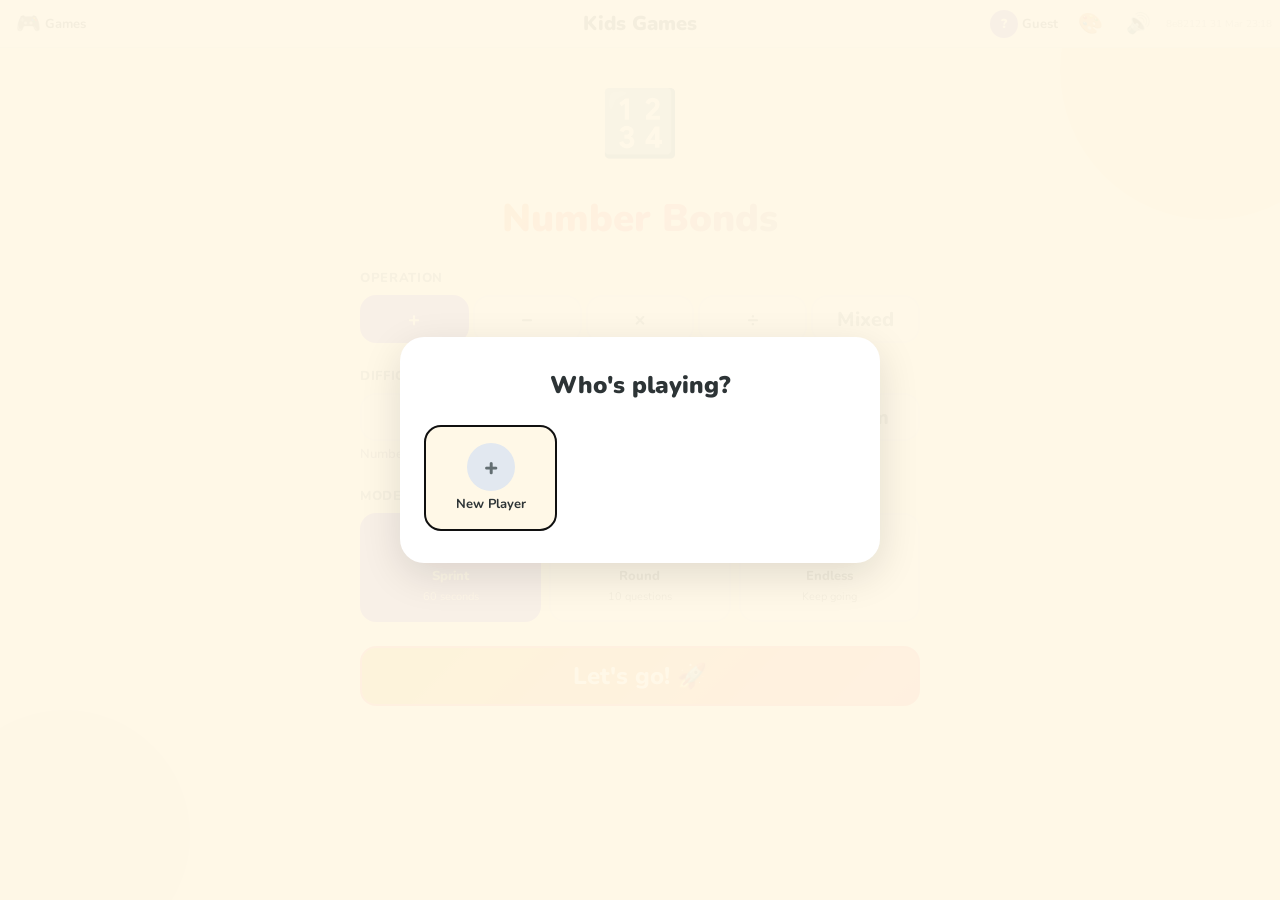
<file: docs/number-bonds.html>
<!DOCTYPE html>
<html lang="en" data-theme="colourful-light">
<head>
<meta charset="UTF-8">
<meta name="viewport" content="width=device-width, initial-scale=1.0">
<title>Number Bonds</title>
<link href="https://fonts.googleapis.com/css2?family=Nunito:wght@400;600;700;800;900&display=swap" rel="stylesheet">
  <style>
/* shared/tokens.css — Design tokens for Kids Games hub
   Two themes: colourful-light, colourful-dark
   Set via data-theme attribute on <html> */

/* === Base Tokens (theme-agnostic) === */
:root {
  /* Typography */
  --font-family: 'Nunito', -apple-system, BlinkMacSystemFont, 'Segoe UI', Roboto, sans-serif;
  --font-mono: 'SF Mono', 'Cascadia Code', 'Consolas', monospace;

  /* Spacing scale */
  --space-xs: 4px;
  --space-sm: 8px;
  --space-md: 16px;
  --space-lg: 24px;
  --space-xl: 32px;
  --space-2xl: 48px;
  --space-3xl: 64px;  /* Oversized touch targets for young children */

  /* Border radius */
  --radius-sm: 4px;
  --radius-md: 8px;
  --radius-lg: 12px;
  --radius-xl: 16px;
  --radius-2xl: 24px;
  --radius-full: 9999px;

  /* Font sizes */
  --text-xs: 11px;   /* Admin/hint text only — not readable by ages 4-5 */
  --text-sm: 13px;   /* Secondary text — not reliable for pre-readers */
  --text-base: 16px;
  --text-lg: 20px;
  --text-xl: 24px;
  --text-2xl: 30px;
  --text-3xl: 36px;

  /* Transitions */
  --transition-fast: 150ms ease;
  --transition-normal: 300ms ease;

  /* === Usage Guide ===
     --bg:         Main page background
     --bg-surface: Elevated surfaces (cards, panels, modals)
     --bg-game:    Game play area (canvas container)
     --bg-overlay: Semi-transparent overlay behind modals

     Accent colours are for backgrounds, borders, and decorative fills.
     NOT safe as text colour on light themes — use --text-primary/secondary.
     On dark themes, all accents pass AA as text.
     Always pair colour feedback with animation/shape cues.

     --text-xs/--text-sm: Not readable by ages 4-5. Use --text-base+ for
     any content young children need to read.
  */

  /* TODO Phase 4: @media (prefers-contrast: more) overrides */

  /* Theme swatch colours — static, not theme-dependent (used by shell.css to preview each theme) */
  --swatch-colourful-light-bg: #FFF8E7;
  --swatch-colourful-light-border: #FF6B6B;
  --swatch-colourful-dark-bg: #1A1520;
  --swatch-colourful-dark-border: #C4A8FF;
}

/* === Colourful Light === */
:root[data-theme="colourful-light"] {
  /* Backgrounds */
  --bg: #FFF8E7;
  --bg-surface: #FFFFFF;
  --bg-game: #FFFFFF;
  --bg-overlay: rgba(255, 248, 231, 0.95);

  /* Text */
  --text-primary: #2D3436;
  --text-secondary: #636E72;
  --text-muted: #6E6E7E;       /* Darkened from #8A8A9A — 4.9:1 on white, 4.6:1 on cream */

  /* Borders */
  --border: #E2E8F0;
  --border-light: #EEEEEA;

  /* Shadows */
  --shadow: 0 8px 30px rgba(0,0,0,0.08);
  --shadow-lg: 0 12px 40px rgba(0,0,0,0.12);

  /* Accent colours — for backgrounds/borders/decorative use, NOT as text on light bg */
  --accent-primary: #FF6B6B;
  --accent-secondary: #4ECDC4;
  --accent-tertiary: #D4A300;   /* Darkened from #FFE66D — visible on cream (3.8:1) */
  --accent-purple: #A78BFA;
  --accent-warm: #FB923C;
  --accent-pink: #F472B6;
  --accent-blue: #60A5FA;

  /* Feedback */
  --success-bg: #D1FAE5;
  --success-text: #065F46;
  --error-bg: #FEE2E2;
  --error-text: #B91C1C;       /* Darkened from #DC2626 — 5.3:1 on error-bg */
  --warning-bg: #FEF3C7;
  --warning-text: #92400E;

  /* Buttons — MUST be solid colours, not gradients.
     Colourful gradient applied in component CSS via background: linear-gradient() */
  --btn-primary-bg: #7C5FE0;   /* Solid purple — used for border-color, outline, etc. */
  --btn-primary-text: #FFFFFF;  /* 4.8:1 on #7C5FE0 */
  --btn-primary-hover: #6A4FCC;
  --btn-secondary-bg: transparent;
  --btn-secondary-text: #2D3436;
  --btn-secondary-border: #E2E8F0;
  --btn-secondary-hover: #F5F5F0;

  /* HUD / Shell bar */
  --hud-bg: #FFFFFF;
  --hud-text: #2D3436;
  --hud-accent: #7C5FE0;       /* Darkened from #A78BFA — 4.6:1 on white */
}

/* === Colourful Dark === */
:root[data-theme="colourful-dark"] {
  /* Backgrounds */
  --bg: #1A1520;
  --bg-surface: #251E2C;
  --bg-game: #1A1520;
  --bg-overlay: rgba(26, 21, 32, 0.95);

  /* Text */
  --text-primary: #F0ECF4;
  --text-secondary: #BDB4C8;
  --text-muted: #9590A5;       /* Lightened from #8A8098 — 4.8:1 on surface */

  /* Borders */
  --border: #3A3244;
  --border-light: #2E2838;

  /* Shadows */
  --shadow: 0 8px 30px rgba(0,0,0,0.25);
  --shadow-lg: 0 12px 40px rgba(0,0,0,0.35);

  /* Accent colours (brighter for dark bg contrast) — all pass 7:1+ on dark bg */
  --accent-primary: #FF8A8A;
  --accent-secondary: #6EE7D8;
  --accent-tertiary: #F5DC78;   /* Slightly desaturated from #FFE66D — reduces halation */
  --accent-purple: #C4A8FF;
  --accent-warm: #FFB06A;
  --accent-pink: #F9A8D4;
  --accent-blue: #80B4FF;

  /* Feedback */
  --success-bg: rgba(52, 211, 153, 0.15);
  --success-text: #6EE7B7;
  --error-bg: rgba(255, 107, 107, 0.15);
  --error-text: #FF8A8A;
  --warning-bg: rgba(255, 230, 109, 0.15);
  --warning-text: #F5DC78;

  /* Buttons — solid colours only */
  --btn-primary-bg: #C4A8FF;
  --btn-primary-text: #1A1520;
  --btn-primary-hover: #A888EE;
  --btn-secondary-bg: transparent;
  --btn-secondary-text: #F0ECF4;
  --btn-secondary-border: #3A3244;
  --btn-secondary-hover: #2E2838;

  /* HUD / Shell bar */
  --hud-bg: #251E2C;
  --hud-text: #F0ECF4;
  --hud-accent: #C4A8FF;
}

/* === Reduced Motion === */
@media (prefers-reduced-motion: reduce) {
  *, *::before, *::after {
    animation: none !important;
    transition: none !important;
  }
}
/* shared/shell.css — Shell bar styles
   Uses kg- prefix on all class names to avoid conflicts with game CSS.
   All colours reference shared design tokens (var(--*)). */

/* Enforce [hidden] — author display rules (e.g. display:flex) override the
   user-agent's [hidden]{display:none}, so we must re-apply it explicitly. */
[hidden] { display: none !important; }

/* === Shell Bar === */
.kg-shell {
  position: fixed;
  top: 0;
  left: 0;
  right: 0;
  height: 48px;
  background: var(--hud-bg);
  border-bottom: 1px solid var(--border);
  display: flex;
  align-items: center;
  gap: var(--space-xs);
  padding: 0 var(--space-sm);
  z-index: 1000;
  font-family: var(--font-family);
}

/* Body offset — games/hub must add this so content isn't hidden under bar */
body {
  padding-top: 56px;
}

.kg-shell__btn {
  display: flex;
  align-items: center;
  gap: var(--space-xs);
  padding: var(--space-xs) var(--space-sm);
  min-height: 44px;
  min-width: 44px;
  background: none;
  border: none;
  border-radius: var(--radius-md);
  cursor: pointer;
  color: var(--hud-text);
  font-family: var(--font-family);
  font-size: var(--text-sm);
  font-weight: 700;
  transition: background var(--transition-fast);
  white-space: nowrap;
}

.kg-shell__btn:hover {
  background: var(--border);
}

.kg-shell__btn:focus-visible {
  outline: 2px solid var(--hud-accent);
  outline-offset: 2px;
}

.kg-shell__icon {
  font-size: var(--text-lg);
  line-height: 1;
}

.kg-shell__label {
  font-size: var(--text-sm);
  color: var(--hud-text);
}

.kg-shell__title {
  position: absolute;
  left: 50%;
  transform: translateX(-50%);
  font-size: var(--text-lg);
  font-weight: 900;
  color: var(--hud-text);
  white-space: nowrap;
  pointer-events: auto;
}

.kg-shell__home {
  text-decoration: none;
  border-radius: var(--radius-md);
  padding: 2px 8px;
  transition: background var(--transition-fast);
}

.kg-shell__home:hover {
  background: var(--border);
}

.kg-shell__spacer {
  flex: 1;
}

.kg-shell__version {
  font-size: 10px;
  font-family: var(--font-family);
  color: var(--hud-text);
  opacity: 0.35;
  white-space: nowrap;
  user-select: none;
}

.kg-shell__avatar {
  display: inline-flex;
  align-items: center;
  justify-content: center;
  width: 28px;
  height: 28px;
  border-radius: var(--radius-full);
  background: var(--hud-accent);
  color: var(--hud-bg);
  font-weight: 900;
  font-size: var(--text-sm);
}

/* === Games Dropdown === */
.kg-shell__games-wrap {
  position: relative;
}

.kg-games-dropdown {
  position: absolute;
  top: calc(100% + 4px);
  left: 0;
  background: var(--bg-surface);
  border: 1px solid var(--border);
  border-radius: var(--radius-lg);
  box-shadow: var(--shadow-lg);
  min-width: 180px;
  z-index: 1001;
  overflow: hidden;
}

.kg-game-link {
  display: flex;
  align-items: center;
  gap: var(--space-sm);
  padding: var(--space-sm) var(--space-md);
  color: var(--text-primary);
  text-decoration: none;
  font-family: var(--font-family);
  font-size: var(--text-base);
  font-weight: 700;
  transition: background var(--transition-fast);
  min-height: 44px;
}

.kg-game-link:hover {
  background: var(--border);
}

.kg-game-link__icon {
  font-size: var(--text-xl);
}

/* === Theme Dropdown === */
.kg-theme-dropdown {
  position: fixed;
  top: 52px;
  right: var(--space-sm);
  background: var(--bg-surface);
  border: 1px solid var(--border);
  border-radius: var(--radius-lg);
  box-shadow: var(--shadow-lg);
  min-width: 180px;
  z-index: 1001;
  overflow: hidden;
}

.kg-theme-option {
  display: flex;
  align-items: center;
  gap: var(--space-sm);
  width: 100%;
  padding: var(--space-sm) var(--space-md);
  background: none;
  border: none;
  cursor: pointer;
  color: var(--text-primary);
  font-family: var(--font-family);
  font-size: var(--text-base);
  font-weight: 700;
  text-align: left;
  transition: background var(--transition-fast);
  min-height: 44px;
}

.kg-theme-option:hover,
.kg-theme-option.active {
  background: var(--border);
}

.kg-theme-swatch {
  display: inline-block;
  width: 20px;
  height: 20px;
  border-radius: var(--radius-full);
  border: 2px solid var(--border);
  flex-shrink: 0;
}

.kg-theme-swatch--colourful-light { background: var(--swatch-colourful-light-bg); border-color: var(--swatch-colourful-light-border); }
.kg-theme-swatch--colourful-dark  { background: var(--swatch-colourful-dark-bg);  border-color: var(--swatch-colourful-dark-border); }

/* === Overlays === */
.kg-overlay {
  position: fixed;
  inset: 0;
  background: var(--bg-overlay);
  z-index: 1100;
  display: flex;
  align-items: center;
  justify-content: center;
  padding: var(--space-lg);
}

.kg-overlay__content {
  background: var(--bg-surface);
  border-radius: var(--radius-2xl);
  padding: var(--space-xl) var(--space-lg);
  box-shadow: var(--shadow-lg);
  width: 100%;
  max-width: 480px;
  max-height: calc(100vh - var(--space-2xl));
  overflow-y: auto;
}

.kg-overlay__heading {
  font-size: var(--text-xl);
  font-weight: 900;
  color: var(--text-primary);
  margin-bottom: var(--space-lg);
  text-align: center;
}

/* === Player Grid === */
.kg-player-grid {
  display: grid;
  grid-template-columns: repeat(auto-fill, minmax(120px, 1fr));
  gap: var(--space-md);
}

.kg-player-card {
  display: flex;
  flex-direction: column;
  align-items: center;
  gap: var(--space-xs);
  padding: var(--space-md) var(--space-sm);
  background: var(--bg);
  border: 2px solid var(--border);
  border-radius: var(--radius-xl);
  cursor: pointer;
  min-height: 44px;
  font-family: var(--font-family);
  transition: transform var(--transition-fast), box-shadow var(--transition-fast);
}

.kg-player-card:hover {
  transform: translateY(-2px);
  box-shadow: var(--shadow);
}

.kg-player-card--add {
  border-style: dashed;
  color: var(--text-secondary);
}

.kg-player-card__avatar {
  display: flex;
  align-items: center;
  justify-content: center;
  width: 48px;
  height: 48px;
  border-radius: var(--radius-full);
  background: var(--accent-purple);
  color: var(--bg-surface);
  font-size: var(--text-xl);
  font-weight: 900;
}

.kg-player-card--add .kg-player-card__avatar {
  background: var(--border);
  color: var(--text-secondary);
}

.kg-player-card__name {
  font-size: var(--text-sm);
  font-weight: 700;
  color: var(--text-primary);
  text-align: center;
  max-width: 100%;
  overflow: hidden;
  text-overflow: ellipsis;
  white-space: nowrap;
}

.kg-player-card__bracket {
  font-size: var(--text-xs);
  color: var(--text-muted);
}

/* === Add Player Form === */
.kg-form-label {
  display: block;
  font-size: var(--text-sm);
  font-weight: 700;
  color: var(--text-secondary);
  margin-bottom: var(--space-xs);
  font-family: var(--font-family);
}

.kg-form-input {
  display: block;
  width: 100%;
  padding: var(--space-sm) var(--space-md);
  border: 2px solid var(--border);
  border-radius: var(--radius-lg);
  font-family: var(--font-family);
  font-size: var(--text-base);
  font-weight: 600;
  color: var(--text-primary);
  background: var(--bg);
  margin-bottom: var(--space-md);
  box-sizing: border-box;
  min-height: 44px;
  transition: border-color var(--transition-fast);
}

.kg-form-input:focus {
  outline: none;
  border-color: var(--hud-accent);
}

.kg-form-fieldset {
  border: none;
  padding: 0;
  margin: 0 0 var(--space-md) 0;
}

.kg-age-toggle {
  display: flex;
  gap: var(--space-xs);
  margin-bottom: var(--space-md);
}

.kg-age-tab {
  flex: 1;
  padding: var(--space-xs) var(--space-sm);
  border: 2px solid var(--border);
  border-radius: var(--radius-lg);
  background: none;
  cursor: pointer;
  font-family: var(--font-family);
  font-size: var(--text-sm);
  font-weight: 700;
  color: var(--text-secondary);
  min-height: 44px;
  transition: all var(--transition-fast);
}

.kg-age-tab.active {
  background: var(--hud-accent);
  border-color: var(--hud-accent);
  color: var(--bg-surface);
}

.kg-form-field {
  margin-bottom: var(--space-sm);
}

.kg-form-actions {
  display: flex;
  gap: var(--space-sm);
  margin-top: var(--space-md);
}

/* === Buttons === */
.kg-btn {
  display: inline-flex;
  align-items: center;
  justify-content: center;
  padding: var(--space-sm) var(--space-lg);
  border-radius: var(--radius-xl);
  font-family: var(--font-family);
  font-size: var(--text-base);
  font-weight: 800;
  cursor: pointer;
  min-height: 48px;
  transition: all var(--transition-fast);
  border: 2px solid transparent;
}

.kg-btn--primary {
  background: var(--btn-primary-bg);
  color: var(--btn-primary-text);
  border-color: var(--btn-primary-bg);
  flex: 1;
}

.kg-btn--primary:hover:not(:disabled) {
  background: var(--btn-primary-hover);
  border-color: var(--btn-primary-hover);
}

.kg-btn--primary:disabled {
  opacity: 0.5;
  cursor: not-allowed;
}

.kg-btn--secondary {
  background: var(--btn-secondary-bg);
  color: var(--btn-secondary-text);
  border-color: var(--btn-secondary-border);
}

.kg-btn--secondary:hover {
  background: var(--btn-secondary-hover);
}

/* === Birthday nudge banner (Phase 4) === */
.kg-nudge-banner {
  width: 100%;
  margin-bottom: var(--space-sm);
  background: var(--warning-bg);
  border-radius: var(--radius-xl);
  padding: var(--space-sm) var(--space-md);
  display: flex;
  align-items: center;
  gap: var(--space-sm);
  font-family: var(--font-family);
  font-weight: 700;
  font-size: var(--text-sm);
  color: var(--text-primary);
  box-sizing: border-box;
}

.kg-nudge-banner__dismiss {
  background: none;
  border: none;
  cursor: pointer;
  font-size: var(--text-lg);
  color: var(--text-secondary);
  margin-left: auto;
  min-height: 44px;
  min-width: 44px;
  display: flex;
  align-items: center;
  justify-content: center;
}

/* === Responsive === */
@media (max-width: 540px) {
  .kg-shell__label {
    display: none;
  }
  .kg-shell__version {
    display: none;
  }
}

@media (max-width: 400px) {
  .kg-shell__title {
    display: none;
  }
  .kg-player-grid {
    grid-template-columns: repeat(2, 1fr);
  }
}
/* Number Bonds — game styles */

* { margin: 0; padding: 0; box-sizing: border-box; }

body {
  font-family: var(--font-family);
  background: var(--bg);
  min-height: 100vh;
  overflow-x: hidden;
  position: relative;
  padding-top: 56px;
}

body::before, body::after {
  content: '';
  position: fixed;
  border-radius: 50%;
  z-index: 0;
  opacity: 0.15;
  animation: nbFloat 8s ease-in-out infinite;
  pointer-events: none;
}
body::before { width: 300px; height: 300px; background: var(--accent-tertiary); top: -80px; right: -80px; }
body::after  { width: 250px; height: 250px; background: var(--accent-secondary); bottom: -60px; left: -60px; animation-delay: -4s; }

@keyframes nbFloat {
  0%,100% { transform: translate(0,0) scale(1); }
  50% { transform: translate(15px,20px) scale(1.05); }
}

/* === Screens === */

#nb-app {
  position: relative;
  z-index: 1;
}

.nb-screen {
  min-height: calc(100vh - 56px);
  display: flex;
  align-items: flex-start;
  justify-content: center;
  padding: 24px 16px 48px;
}

.nb-screen[hidden] { display: none !important; }

/* === Settings Screen === */

.nb-settings-wrap {
  width: 100%;
  max-width: 560px;
  display: flex;
  flex-direction: column;
  gap: var(--space-lg);
}

.nb-logo {
  font-size: 4rem;
  text-align: center;
  animation: nbBounce 0.6s ease-out;
}

@keyframes nbBounce {
  0% { transform: scale(0.5); opacity: 0; }
  60% { transform: scale(1.1); }
  100% { transform: scale(1); opacity: 1; }
}

.nb-title {
  font-size: 2.4rem;
  font-weight: 900;
  text-align: center;
  background: linear-gradient(135deg, var(--accent-tertiary), var(--accent-primary), var(--accent-secondary));
  -webkit-background-clip: text;
  -webkit-text-fill-color: transparent;
  background-clip: text;
}

/* Fieldsets */
.nb-fieldset {
  border: none;
  padding: 0;
}

.nb-legend {
  font-size: var(--text-sm);
  font-weight: 800;
  color: var(--text-secondary);
  text-transform: uppercase;
  letter-spacing: 0.05em;
  margin-bottom: var(--space-sm);
  display: block;
}

/* Operation + Difficulty toggles */
.nb-toggle-row {
  display: flex;
  flex-wrap: wrap;
  gap: var(--space-xs);
}

.nb-toggle {
  flex: 1;
  min-width: 56px;
  min-height: 48px;
  border: 2px solid var(--border);
  border-radius: var(--radius-xl);
  background: var(--bg-surface);
  font-family: var(--font-family);
  font-size: var(--text-lg);
  font-weight: 800;
  color: var(--text-secondary);
  cursor: pointer;
  transition: all var(--transition-fast);
}

.nb-toggle:hover {
  border-color: var(--hud-accent);
  color: var(--hud-accent);
}

.nb-toggle--active {
  background: var(--hud-accent);
  border-color: var(--hud-accent);
  color: var(--bg-surface);
}

.nb-toggle--active:hover {
  color: var(--bg-surface);
}

.nb-diff-hint {
  font-size: var(--text-sm);
  color: var(--text-muted);
  font-weight: 600;
  margin-top: var(--space-xs);
}

/* Custom options */
.nb-custom-opts {
  background: var(--bg-surface);
  border-radius: var(--radius-xl);
  padding: var(--space-md);
  display: flex;
  flex-direction: column;
  gap: var(--space-sm);
  border: 1px solid var(--border);
}

.nb-custom-row {
  display: flex;
  align-items: center;
  gap: var(--space-sm);
}

.nb-label {
  font-size: var(--text-sm);
  font-weight: 700;
  color: var(--text-primary);
  flex: 1;
}

.nb-input {
  width: 90px;
  padding: var(--space-xs) var(--space-sm);
  border: 2px solid var(--border);
  border-radius: var(--radius-md);
  font-family: var(--font-family);
  font-size: var(--text-base);
  font-weight: 700;
  color: var(--text-primary);
  background: var(--bg);
  text-align: center;
}

.nb-input:focus {
  outline: none;
  border-color: var(--hud-accent);
}
.nb-input:focus-visible {
  outline: 2px solid var(--hud-accent);
  outline-offset: 2px;
}

/* Mode buttons */
.nb-mode-row {
  display: grid;
  grid-template-columns: repeat(3, 1fr);
  gap: var(--space-sm);
}

.nb-mode-btn {
  display: flex;
  flex-direction: column;
  align-items: center;
  gap: 4px;
  padding: var(--space-md) var(--space-sm);
  border: 2px solid var(--border);
  border-radius: var(--radius-xl);
  background: var(--bg-surface);
  color: var(--text-primary);
  cursor: pointer;
  font-family: var(--font-family);
  transition: all var(--transition-fast);
  min-height: 80px;
}

.nb-mode-btn:hover {
  border-color: var(--hud-accent);
}

.nb-mode-btn--active {
  background: var(--hud-accent);
  border-color: var(--hud-accent);
  color: var(--bg-surface);
}

.nb-mode-icon { font-size: 1.5rem; }
.nb-mode-name { font-size: var(--text-sm); font-weight: 800; }
.nb-mode-desc { font-size: var(--text-xs); opacity: 0.8; }

/* Buttons */
.nb-btn {
  display: inline-flex;
  align-items: center;
  justify-content: center;
  padding: var(--space-sm) var(--space-xl);
  border-radius: var(--radius-xl);
  font-family: var(--font-family);
  font-size: var(--text-base);
  font-weight: 800;
  cursor: pointer;
  min-height: 48px;
  border: 2px solid transparent;
  transition: all var(--transition-fast);
}

.nb-btn--primary {
  background: linear-gradient(135deg, var(--accent-tertiary), var(--accent-primary));
  color: var(--bg-surface);
  border-color: var(--accent-primary);
  width: 100%;
}

.nb-btn--primary:hover { filter: brightness(1.05); }

.nb-btn--secondary {
  background: var(--bg-surface);
  color: var(--text-primary);
  border-color: var(--border);
}

.nb-btn--secondary:hover { background: var(--border); }

.nb-btn--ghost {
  background: none;
  color: var(--text-secondary);
  border-color: var(--border);
  font-size: var(--text-sm);
  padding: var(--space-xs) var(--space-md);
  min-height: 44px;
}

.nb-toggle:focus-visible,
.nb-mode-btn:focus-visible,
.nb-btn:focus-visible {
  outline: 2px solid var(--hud-accent);
  outline-offset: 2px;
}

.nb-btn--large { font-size: var(--text-xl); min-height: 60px; }

/* === Game Screen === */

.nb-screen--game {
  flex-direction: column;
  align-items: stretch;
  padding: 0;
}

.nb-hud {
  display: flex;
  align-items: center;
  justify-content: space-between;
  width: 100%;
  padding: var(--space-sm) var(--space-md);
  border-bottom: 1px solid var(--border);
  background: var(--bg-surface);
  min-height: 48px;
  gap: var(--space-sm);
}

.nb-hud-score {
  font-size: var(--text-base);
  font-weight: 700;
  color: var(--text-primary);
  min-width: 80px;
}

.nb-hud-center {
  font-size: var(--text-base);
  font-weight: 800;
  color: var(--hud-accent);
  text-align: center;
  flex: 1;
}

/* Game body — centres question + choices as one unit */
.nb-game-body {
  flex: 1;
  display: flex;
  flex-direction: column;
  align-items: center;
  justify-content: center;
  width: 100%;
  gap: var(--space-xl);
  padding: var(--space-lg) var(--space-md) var(--space-2xl);
}

/* Question display */
.nb-question-wrap {
  display: flex;
  align-items: center;
  justify-content: center;
  width: 100%;
}

.nb-question {
  /* clamp(2rem, 8vw, 4rem) works for short equations.
     For custom mode with 3+ digit numbers (e.g. "? × 144 = 1728"),
     main.js must add class .nb-question--long which overrides to clamp(1.2rem, 4vw, 2.4rem). */
  font-size: clamp(2rem, 8vw, 4rem);
  font-weight: 900;
  color: var(--text-primary);
  text-align: center;
  line-height: 1.2;
}

.nb-question--long {
  font-size: clamp(1.2rem, 4vw, 2.4rem);
}

.nb-question .nb-blank {
  display: inline-block;
  min-width: 2ch;
  padding: 0 8px;
  border-bottom: 4px solid var(--accent-primary);
  color: var(--accent-primary);
}

/* Answer choices */
.nb-choices {
  display: grid;
  grid-template-columns: 1fr 1fr;
  gap: var(--space-sm);
  padding: var(--space-md);
  width: 100%;
  max-width: 480px;
  margin: 0 auto;
}

.nb-choice {
  display: flex;
  align-items: center;
  justify-content: center;
  min-height: 72px;
  font-size: clamp(1.2rem, 5vw, 2rem);
  font-weight: 900;
  border: 3px solid var(--border);
  border-radius: var(--radius-xl);
  background: var(--bg-surface);
  color: var(--text-primary);
  cursor: pointer;
  font-family: var(--font-family);
  transition: all var(--transition-fast);
  box-shadow: var(--shadow);
  -webkit-tap-highlight-color: transparent;
}

@media (hover: hover) {
  .nb-choice:hover:not(:disabled) {
    border-color: var(--hud-accent);
    transform: translateY(-2px);
    box-shadow: var(--shadow-lg);
  }
}

.nb-choice:active:not(:disabled) {
  transform: translateY(0);
}

.nb-choice--correct {
  background: var(--success-bg);
  border-color: var(--success-text);
  color: var(--success-text);
  animation: nbCorrect 0.4s ease-out;
}

.nb-choice--wrong {
  background: var(--error-bg);
  border-color: var(--error-text);
  color: var(--error-text);
  animation: nbWrong 0.4s ease-out;
}

.nb-choice--reveal {
  background: var(--success-bg);
  border-color: var(--success-text);
  color: var(--success-text);
}

@keyframes nbCorrect {
  0% { transform: scale(1); }
  50% { transform: scale(1.08); }
  100% { transform: scale(1); }
}

@keyframes nbWrong {
  0%,100% { transform: translateX(0); }
  20% { transform: translateX(-6px); }
  40% { transform: translateX(6px); }
  60% { transform: translateX(-4px); }
  80% { transform: translateX(4px); }
}

/* === Results Screen === */

.nb-results-wrap {
  width: 100%;
  max-width: 480px;
  text-align: center;
  display: flex;
  flex-direction: column;
  gap: var(--space-lg);
  align-items: center;
}

.nb-results-icon {
  font-size: 5rem;
  animation: nbBounce 0.6s ease-out;
}

.nb-results-title {
  font-size: var(--text-3xl);
  font-weight: 900;
  color: var(--text-primary);
}

.nb-stats {
  background: var(--bg-surface);
  border-radius: var(--radius-2xl);
  padding: var(--space-xl);
  box-shadow: var(--shadow);
  width: 100%;
  display: flex;
  flex-direction: column;
  gap: var(--space-md);
}

.nb-stat-row {
  display: flex;
  justify-content: space-between;
  align-items: center;
  font-size: var(--text-base);
  font-weight: 700;
}

.nb-stat-label { color: var(--text-secondary); }
.nb-stat-value { font-size: var(--text-xl); font-weight: 900; color: var(--text-primary); }
.nb-stat-value--best { color: var(--hud-accent); }

.nb-results-actions {
  display: flex;
  flex-direction: column;
  gap: var(--space-sm);
  width: 100%;
}

/* Complexity indicator */
.nb-complexity-row {
  display: flex;
  align-items: center;
  gap: var(--space-sm);
  padding-top: var(--space-xs);
  border-top: 1px solid var(--border);
  flex-wrap: wrap;
}

.nb-complexity-badge {
  font-size: var(--text-xs);
  font-weight: 800;
  padding: 2px 8px;
  border-radius: var(--radius-md);
  color: #fff;
}

.nb-complexity-ages {
  font-size: var(--text-xs);
  color: var(--text-muted);
  font-weight: 600;
}

.nb-complexity-example {
  font-size: var(--text-sm);
  font-weight: 700;
  color: var(--text-primary);
  margin-left: auto;
}

/* === Responsive === */

@media (max-width: 400px) {
  .nb-toggle { font-size: var(--text-base); }
  .nb-mode-row { grid-template-columns: 1fr; }
}

/* === Reduced motion === */
@media (prefers-reduced-motion: reduce) {
  *, *::before, *::after {
    animation: none !important;
    transition: none !important;
  }
}

/* Hint glow — shown on correct button after idle timer fires */
@keyframes nbHintGlow {
  0%, 100% { box-shadow: 0 0 0 0 rgba(251, 191, 36, 0); }
  50%       { box-shadow: 0 0 0 12px rgba(251, 191, 36, 0.55); }
}

.nb-choice--hint {
  animation: nbHintGlow 1.4s ease-in-out infinite;
}

@media (prefers-reduced-motion: reduce) {
  .nb-choice--hint {
    animation: none;
    box-shadow: 0 0 0 4px rgba(251, 191, 36, 0.7);
  }
}
  </style>
</head>
<body data-page="number-bonds" data-page-title="Number Bonds">
<!-- Kids Games Shell Bar -->
<div id="kg-shell" class="kg-shell" role="banner">
  <!-- Games dropdown -->
  <div class="kg-shell__games-wrap">
    <button id="kg-games-btn" class="kg-shell__btn kg-shell__games-btn" aria-expanded="false" aria-controls="kg-games-dropdown">
      <span class="kg-shell__icon" aria-hidden="true">🎮</span>
      <span class="kg-shell__label">Games</span>
    </button>
    <div id="kg-games-dropdown" class="kg-games-dropdown" hidden>
      <!-- Populated by shell.js -->
    </div>
  </div>

  <!-- Page title — links home -->
  <a id="kg-page-title" class="kg-shell__title kg-shell__home" href="/kids-games/">Kids Games</a>

  <!-- Spacer -->
  <span class="kg-shell__spacer"></span>

  <!-- Player -->
  <button id="kg-player-btn" class="kg-shell__btn kg-shell__player-btn" aria-label="Switch player">
    <span id="kg-player-avatar" class="kg-shell__avatar">?</span>
    <span id="kg-player-name" class="kg-shell__label">Guest</span>
  </button>

  <!-- Theme picker -->
  <button id="kg-theme-btn" class="kg-shell__btn" aria-label="Change theme" aria-expanded="false" aria-controls="kg-theme-dropdown" title="Theme">
    <span id="kg-theme-icon" class="kg-shell__icon" aria-hidden="true">🎨</span>
  </button>

  <!-- Volume -->
  <button id="kg-volume-btn" class="kg-shell__btn" aria-label="Toggle sound" aria-pressed="false" title="Sound">
    <span id="kg-volume-icon" class="kg-shell__icon" aria-hidden="true">🔊</span>
  </button>

  <!-- Build version — injected by build.sh -->
  <span class="kg-shell__version" title="Build version">8e82121 31 Mar 23:18</span>
</div>

<!-- Player select overlay -->
<div id="kg-player-overlay" class="kg-overlay" hidden>
  <div class="kg-overlay__content kg-player-select" role="dialog" aria-labelledby="kg-player-heading">
    <h2 id="kg-player-heading" class="kg-overlay__heading">Who's playing?</h2>
    <div id="kg-player-grid" class="kg-player-grid">
      <!-- Player cards + "Add player" card populated by shell.js -->
    </div>
  </div>
</div>

<!-- Add player overlay -->
<div id="kg-addplayer-overlay" class="kg-overlay" hidden>
  <div class="kg-overlay__content kg-addplayer-form" role="dialog" aria-labelledby="kg-addplayer-heading">
    <h2 id="kg-addplayer-heading" class="kg-overlay__heading">New Player</h2>
    <form id="kg-addplayer-form">
      <label class="kg-form-label" for="kg-name-input">Name</label>
      <input id="kg-name-input" class="kg-form-input" type="text" maxlength="20" autocomplete="off" placeholder="Your name" required>

      <fieldset class="kg-form-fieldset">
        <legend class="kg-form-label">How old are you? (optional)</legend>
        <div class="kg-age-toggle" role="tablist">
          <button type="button" class="kg-age-tab active" data-mode="dob" role="tab" aria-selected="true">Date of birth</button>
          <button type="button" class="kg-age-tab" data-mode="age" role="tab" aria-selected="false">Age number</button>
        </div>

        <div id="kg-dob-field" class="kg-form-field" role="tabpanel">
          <label class="kg-form-label" for="kg-dob-input">Date of birth</label>
          <input id="kg-dob-input" class="kg-form-input" type="date">
        </div>

        <div id="kg-age-field" class="kg-form-field" role="tabpanel" hidden>
          <label class="kg-form-label" for="kg-age-input">Age</label>
          <input id="kg-age-input" class="kg-form-input" type="number" min="3" max="99">
        </div>
      </fieldset>

      <div class="kg-form-actions">
        <button type="submit" class="kg-btn kg-btn--primary" id="kg-addplayer-submit" disabled>Let's go!</button>
        <button type="button" class="kg-btn kg-btn--secondary" id="kg-addplayer-cancel">Back</button>
      </div>
    </form>
  </div>
</div>

<!-- Theme picker dropdown -->
<div id="kg-theme-dropdown" class="kg-theme-dropdown" hidden>
  <button class="kg-theme-option" data-theme="colourful-light">
    <span class="kg-theme-swatch kg-theme-swatch--colourful-light"></span>
    Light
  </button>
  <button class="kg-theme-option" data-theme="colourful-dark">
    <span class="kg-theme-swatch kg-theme-swatch--colourful-dark"></span>
    Dark
  </button>
</div>

<!-- Shell bar injected by build script -->

<div id="nb-app">

  <!-- SCREEN: Settings -->
  <div id="nb-settings" class="nb-screen nb-screen--settings">
    <div class="nb-settings-wrap">
      <div class="nb-logo">🔢</div>
      <h1 class="nb-title">Number Bonds</h1>

      <!-- Operation -->
      <fieldset class="nb-fieldset">
        <legend class="nb-legend">Operation</legend>
        <div class="nb-toggle-row" id="nb-op-row">
          <button class="nb-toggle nb-toggle--active" data-op="+" aria-pressed="true">+</button>
          <button class="nb-toggle" data-op="-" aria-pressed="false">−</button>
          <button class="nb-toggle" data-op="*" aria-pressed="false">×</button>
          <button class="nb-toggle" data-op="/" aria-pressed="false">÷</button>
          <button class="nb-toggle" data-op="mixed" aria-pressed="false">Mixed</button>
        </div>
      </fieldset>

      <!-- Difficulty -->
      <fieldset class="nb-fieldset">
        <legend class="nb-legend">Difficulty</legend>
        <div class="nb-toggle-row" id="nb-diff-row">
          <button class="nb-toggle" data-diff="easy" aria-pressed="false">Easy</button>
          <button class="nb-toggle nb-toggle--active" data-diff="medium" aria-pressed="true">Medium</button>
          <button class="nb-toggle" data-diff="hard" aria-pressed="false">Hard</button>
          <button class="nb-toggle" data-diff="custom" aria-pressed="false">Custom</button>
        </div>
        <p class="nb-diff-hint" id="nb-diff-hint">Numbers 1–20, tables to 10</p>
      </fieldset>

      <!-- Custom options (hidden unless Custom selected) -->
      <div id="nb-custom-opts" class="nb-custom-opts" hidden>
        <div class="nb-custom-row">
          <label class="nb-label" for="nb-min">Min</label>
          <input id="nb-min" class="nb-input" type="number" value="-100" min="-9999" max="9999">
        </div>
        <div class="nb-custom-row">
          <label class="nb-label" for="nb-max">Max</label>
          <input id="nb-max" class="nb-input" type="number" value="100" min="-9999" max="9999">
        </div>
        <div class="nb-custom-row">
          <label class="nb-label" for="nb-table">Max table (×÷)</label>
          <input id="nb-table" class="nb-input" type="number" value="12" min="2" max="99">
        </div>
        <div class="nb-custom-row">
          <label class="nb-label">
            <input id="nb-negatives" type="checkbox"> Negative numbers
          </label>
        </div>
        <div class="nb-custom-row">
          <label class="nb-label">
            <input id="nb-decimals" type="checkbox"> Decimals (1dp)
          </label>
        </div>
        <div class="nb-complexity-row" id="nb-complexity-row">
          <span class="nb-complexity-badge" id="nb-complexity-badge">KS2</span>
          <span class="nb-complexity-ages" id="nb-complexity-ages">Ages 7–11</span>
          <span class="nb-complexity-example" id="nb-complexity-example">e.g. 12 + ? = 20</span>
        </div>
      </div>

      <!-- Session Mode -->
      <fieldset class="nb-fieldset">
        <legend class="nb-legend">Mode</legend>
        <div class="nb-mode-row" id="nb-mode-row">
          <button class="nb-mode-btn nb-mode-btn--active" data-mode="sprint" aria-pressed="true">
            <span class="nb-mode-icon" aria-hidden="true">⏱</span>
            <span class="nb-mode-name">Sprint</span>
            <span class="nb-mode-desc">60 seconds</span>
          </button>
          <button class="nb-mode-btn" data-mode="round" aria-pressed="false">
            <span class="nb-mode-icon" aria-hidden="true">🎯</span>
            <span class="nb-mode-name">Round</span>
            <span class="nb-mode-desc">10 questions</span>
          </button>
          <button class="nb-mode-btn" data-mode="endless" aria-pressed="false">
            <span class="nb-mode-icon" aria-hidden="true">∞</span>
            <span class="nb-mode-name">Endless</span>
            <span class="nb-mode-desc">Keep going</span>
          </button>
        </div>
      </fieldset>

      <button id="nb-start-btn" class="nb-btn nb-btn--primary nb-btn--large">Let's go! 🚀</button>
    </div>
  </div>

  <!-- SCREEN: Game -->
  <div id="nb-game" class="nb-screen nb-screen--game" hidden>
    <div class="nb-hud">
      <span class="nb-hud-score">Score: <strong id="nb-score">0</strong></span>
      <span id="nb-hud-center" class="nb-hud-center"></span>
      <button id="nb-quit-btn" class="nb-btn nb-btn--ghost">✕</button>
    </div>
    <div class="nb-game-body">
      <div class="nb-question-wrap">
        <div class="nb-question" id="nb-question" aria-live="polite" aria-atomic="true"></div>
      </div>
      <div class="nb-choices" id="nb-choices" role="group" aria-label="Answer choices"></div>
    </div>
  </div>

  <!-- SCREEN: Results -->
  <div id="nb-results" class="nb-screen nb-screen--results" hidden>
    <div class="nb-results-wrap">
      <div class="nb-results-icon" id="nb-results-icon">🎉</div>
      <h2 class="nb-results-title" id="nb-results-title">Well done!</h2>
      <div class="nb-stats" id="nb-stats"></div>
      <div class="nb-results-actions">
        <button id="nb-play-again-btn" class="nb-btn nb-btn--primary">Play again</button>
        <button id="nb-change-settings-btn" class="nb-btn nb-btn--secondary">Change settings</button>
      </div>
    </div>
  </div>

</div>

  <script>
(function() { 'use strict';
// shared/storage.js — Player profiles and namespaced game data
// NOTE: This file is concatenated INSIDE the shell IIFE by the build script.
// Do NOT wrap in its own IIFE.

const STORAGE_PREFIX = 'kidsgames_';
const PLAYERS_KEY = STORAGE_PREFIX + 'players';
const ACTIVE_KEY = STORAGE_PREFIX + 'activePlayer';

function _read(key) {
  try {
    const raw = localStorage.getItem(key);
    return raw === null ? null : JSON.parse(raw);
  } catch (e) {
    console.error('KidsGames: corrupt data for key', key, e);
    return null;
  }
}

function _write(key, val) {
  try {
    localStorage.setItem(key, JSON.stringify(val));
    return true;
  } catch (e) {
    console.error('KidsGames: storage write failed', key, e);
    return false;
  }
}

// Sanitise player names: letters/numbers/spaces/hyphens/apostrophes, max 20 chars
function sanitiseName(name) {
  return name.replace(/[^\p{L}\p{N} '\-]/gu, '').trim().slice(0, 20);
}

// Escape HTML to prevent injection when inserting into innerHTML
function escapeHtml(str) {
  const el = document.createElement('span');
  el.textContent = str;
  return el.innerHTML;
}

function getAllPlayers() {
  return _read(PLAYERS_KEY) || {};
}

function getPlayer(name) {
  const players = getAllPlayers();
  return players[name] || null;
}

function createPlayer(name, { dob, manualAge }) {
  name = sanitiseName(name);
  if (!name) return false;
  const players = getAllPlayers();
  if (players[name]) return false; // already exists
  players[name] = {
    name: name,
    dob: dob || null,
    manualAge: dob ? null : (manualAge || null),
    theme: getDefaultTheme(),
    createdAt: new Date().toISOString().slice(0, 10)
  };
  // Return the sanitised name on success so callers can look up the right key
  return _write(PLAYERS_KEY, players) ? name : false;
}

function savePlayer(name, data) {
  const players = getAllPlayers();
  if (!players[name]) return;
  players[name] = { ...players[name], ...data };
  _write(PLAYERS_KEY, players);
}

function deletePlayer(name) {
  const players = getAllPlayers();
  delete players[name];
  _write(PLAYERS_KEY, players);
  // Clean up game-specific data — match exact suffix pattern
  const suffix = '_' + name;
  try {
    Object.keys(localStorage).forEach(k => {
      if (k.startsWith(STORAGE_PREFIX) && k.endsWith(suffix) && k !== PLAYERS_KEY && k !== ACTIVE_KEY) {
        localStorage.removeItem(k);
      }
    });
  } catch (e) {
    console.error('KidsGames: failed to clean up game data for player', name, e);
  }
}

function getActivePlayer() {
  const name = _read(ACTIVE_KEY);
  return name ? getPlayer(name) : null;
}

function setActivePlayer(name) {
  _write(ACTIVE_KEY, name);
}

function getAgeBracket(player) {
  const age = getAge(player);
  if (age === null) return '6-8'; // fallback
  if (age <= 5) return '4-5';
  if (age <= 8) return '6-8';
  if (age <= 12) return '9-12';
  return '13+';
}

function getAge(player) {
  if (player.dob) {
    const today = new Date();
    const birth = new Date(player.dob);
    let age = today.getFullYear() - birth.getFullYear();
    const monthDiff = today.getMonth() - birth.getMonth();
    if (monthDiff < 0 || (monthDiff === 0 && today.getDate() < birth.getDate())) age--;
    return age;
  }
  return player.manualAge || null;
}

function getDefaultTheme() {
  return window.matchMedia && window.matchMedia('(prefers-color-scheme: dark)').matches
    ? 'colourful-dark' : 'colourful-light';
}

// Game-specific data
function loadGameData(gameId) {
  const player = getActivePlayer();
  if (!player) return {};
  return _read(STORAGE_PREFIX + gameId + '_' + player.name) || {};
}

function saveGameData(gameId, data) {
  const player = getActivePlayer();
  if (!player) return;
  _write(STORAGE_PREFIX + gameId + '_' + player.name, data);
}
// shared/shell.js — Shell bar logic
// NOTE: The build script wraps storage.js + shell.js together in a single IIFE.
// Storage functions (getPlayer, savePlayer, etc.) are available here without import.




  // --- Expose public API ---
  const _playerChangeListeners = [];

  window.KidsGames = {
    get player() {
      const p = getActivePlayer();
      if (!p) return null;
      return { name: p.name, ageBracket: getAgeBracket(p), theme: p.theme };
    },
    get muted() { return muted; },
    loadGameData: loadGameData,
    saveGameData: saveGameData,
    onPlayerChange(fn) { _playerChangeListeners.push(fn); },
  };

  function _notifyPlayerChange() {
    const ctx = window.KidsGames.player;
    _playerChangeListeners.forEach(fn => { try { fn(ctx); } catch(e) { console.error(e); } });
  }

  // --- Games list — update when adding new games ---
  const GAMES = [
    { id: 'type-trainer',  title: 'Type Trainer',  icon: '⌨️',  url: 'type-trainer.html',  needsKeyboard: true  },
    { id: 'opposites',     title: 'Opposites',      icon: '🔄',  url: 'opposites.html',     needsKeyboard: false },
    { id: 'number-bonds',  title: 'Number Bonds',   icon: '🔢',  url: 'number-bonds.html',  needsKeyboard: false },
  ];

  // --- Volume state ---
  let muted = false;

  // --- Migration helpers ---

  function bracketToAge(bracket) {
    const map = { '4-5': 5, '6-8': 7, '9-12': 10, 'Adult': 18, '13+': 18 };
    return map[bracket] || 7;
  }

  function migrateTypeTrainerData() {
    // Only run once
    if (localStorage.getItem('kidsgames_migrated_typetrainer')) return;

    let oldPlayers;
    try {
      oldPlayers = JSON.parse(localStorage.getItem('players') || 'null');
    } catch (e) {
      console.error('KidsGames: corrupt old player data, skipping migration', e);
      localStorage.setItem('kidsgames_migrated_typetrainer', 'true');
      return;
    }

    if (!oldPlayers || !oldPlayers.players) {
      localStorage.setItem('kidsgames_migrated_typetrainer', 'true');
      return;
    }

    // Migrate each player profile
    Object.entries(oldPlayers.players).forEach(([name, data]) => {
      if (!getPlayer(name)) {
        const theme = data.settings && data.settings.theme ? data.settings.theme : 'colourful-light';
        const themeMap = { 'light': 'colourful-light', 'dark': 'colourful-dark', 'clean-light': 'colourful-light', 'clean-dark': 'colourful-dark', 'colourful-light': 'colourful-light', 'colourful-dark': 'colourful-dark' };
        createPlayer(name, { dob: null, manualAge: bracketToAge(data.ageBracket) });
        savePlayer(name, { theme: themeMap[theme] || theme });
      }
      // Migrate game-specific data
      const key = STORAGE_PREFIX + 'typetrainer_' + name;
      _write(key, {
        highScore: data.highScore || 0,
        highestStage: data.highestStage || 0,
        totalGamesPlayed: data.totalGamesPlayed || 0,
        stats: data.stats || {},
        speedPreference: (data.settings && data.settings.speedPreference) || 1.8,
      });
    });

    // Set active player from old data
    const lastPlayer = localStorage.getItem('typingGame_lastPlayer');
    if (lastPlayer && getPlayer(lastPlayer)) {
      setActivePlayer(lastPlayer);
    }

    // Clean up old keys (only if migration succeeded)
    const newPlayers = getAllPlayers();
    if (Object.keys(newPlayers).length > 0) {
      localStorage.removeItem('players');
      localStorage.removeItem('currentPlayer');
      localStorage.removeItem('typingGame_theme');
      localStorage.removeItem('typingGame_lastPlayer');
    } else {
      console.error('KidsGames: migration wrote no players — keeping old keys as backup');
    }
    localStorage.setItem('kidsgames_migrated_typetrainer', 'true');
  }

  // --- Form helpers ---
  function _resetAddPlayerForm() {
    const nameInput = document.getElementById('kg-name-input');
    nameInput.value = '';
    nameInput.disabled = false;
    document.getElementById('kg-dob-input').value = '';
    document.getElementById('kg-age-input').value = '';
    document.getElementById('kg-addplayer-submit').disabled = true;
    document.getElementById('kg-addplayer-heading').textContent = 'New Player';
    // Reset to DoB tab
    document.querySelectorAll('.kg-age-tab').forEach(tab => {
      const isDob = tab.dataset.mode === 'dob';
      tab.classList.toggle('active', isDob);
      tab.setAttribute('aria-selected', isDob ? 'true' : 'false');
    });
    document.getElementById('kg-dob-field').hidden = false;
    document.getElementById('kg-age-field').hidden = true;
  }

  function _cancelAgeUpdate() {
    const form = document.getElementById('kg-addplayer-form');
    if (form._ageUpdateHandler) {
      form.removeEventListener('submit', form._ageUpdateHandler);
      form._ageUpdateHandler = null;
    }
    _resetAddPlayerForm();
  }

  // --- Age update (from nudge banner) ---
  function showAgeUpdate(player) {
    const addOverlay = document.getElementById('kg-addplayer-overlay');
    const playerOverlay = document.getElementById('kg-player-overlay');
    _cancelAgeUpdate(); // clean up any stale handler and reset form state
    document.getElementById('kg-addplayer-heading').textContent = 'Update age for ' + escapeHtml(player.name);
    const nameInput = document.getElementById('kg-name-input');
    nameInput.value = player.name;
    nameInput.disabled = true;
    document.getElementById('kg-addplayer-submit').disabled = false;
    playerOverlay.hidden = true;
    addOverlay.hidden = false;

    const form = document.getElementById('kg-addplayer-form');
    function handler(e) {
      e.preventDefault();
      const dob = document.getElementById('kg-dob-input').value || null;
      const manualAge = document.getElementById('kg-age-input').value
        ? parseInt(document.getElementById('kg-age-input').value) : null;
      savePlayer(player.name, {
        dob: dob || player.dob,
        manualAge: dob ? null : (manualAge || player.manualAge),
        lastAgeNudge: new Date().toISOString().slice(0, 10),
      });
      addOverlay.hidden = true;
      _cancelAgeUpdate();
      showPlayerSelect();
    }
    form._ageUpdateHandler = handler;
    form.addEventListener('submit', handler);
  }

  // --- OS colour scheme detection ---
  function applyOSThemePreference() {
    // Only applies if no active player (first visit or guest)
    if (getActivePlayer()) return;
    // Default to colourful-light for both light and no-preference
    const prefersDark = window.matchMedia('(prefers-color-scheme: dark)').matches;
    const theme = prefersDark ? 'colourful-dark' : 'colourful-light';
    document.documentElement.setAttribute('data-theme', theme);
  }

  // --- Init ---
  let _initialized = false;  // guard against double-invocation

  function initShell() {
    if (_initialized) return;
    _initialized = true;

    applyOSThemePreference();

    // Migrate old type trainer data (only runs once, only on type-trainer page)
    if (document.body.dataset.page === 'type-trainer') {
      migrateTypeTrainerData();
    }

    renderGamesDropdown();

    // Restrict DoB input to today (prevents negative ages from future dates)
    const dobInput = document.getElementById('kg-dob-input');
    if (dobInput) dobInput.max = new Date().toISOString().slice(0, 10);

    // Hide games dropdown button on the hub (hub IS the games list)
    if (document.body.dataset.page === 'hub') {
      document.getElementById('kg-games-btn').hidden = true;
    }

    const activePlayer = getActivePlayer();
    if (!activePlayer) {
      showPlayerSelect();
    } else {
      applyPlayer(activePlayer);
    }
    bindEvents();
  }

  // --- Player selection ---
  function getPlayersDueForNudge(players) {
    return Object.values(players).filter(p => {
      if (getAge(p) === null) return false;
      // Don't show if dismissed less than 7 days ago
      const lastSeen = p.lastAgeNudgeSeen || '2000-01-01';
      const daysSinceSeen = (Date.now() - new Date(lastSeen).getTime()) / 86400000;
      if (daysSinceSeen < 7) return false;
      // Show if it's been at least a year since last nudge
      const lastNudge = p.lastAgeNudge || p.createdAt;
      const daysSinceNudge = (Date.now() - new Date(lastNudge).getTime()) / 86400000;
      return daysSinceNudge >= 365;
    });
  }

  function showPlayerSelect() {
    const overlay = document.getElementById('kg-player-overlay');
    const grid = document.getElementById('kg-player-grid');
    const players = getAllPlayers();

    let html = '';
    Object.values(players).forEach(p => {
      const safeName = escapeHtml(p.name);
      const initial = escapeHtml(p.name.charAt(0).toUpperCase());
      const bracket = getAgeBracket(p);
      html += `
        <button class="kg-player-card" data-player="${p.name}">
          <span class="kg-player-card__avatar">${initial}</span>
          <span class="kg-player-card__name">${safeName}</span>
          <span class="kg-player-card__bracket">${bracket}</span>
        </button>`;
    });
    html += `
      <button class="kg-player-card kg-player-card--add" id="kg-add-player-btn" aria-label="Add new player">
        <span class="kg-player-card__avatar">+</span>
        <span class="kg-player-card__name">New Player</span>
      </button>`;

    const dueForNudge = getPlayersDueForNudge(players);
    const overlayContent = overlay.querySelector('.kg-overlay__content');
    // Remove any existing nudge banner
    const existingNudge = overlayContent.querySelector('.kg-nudge-banner');
    if (existingNudge) existingNudge.remove();

    if (dueForNudge.length > 0) {
      const names = dueForNudge.map(p => escapeHtml(p.name)).join(', ');
      const banner = document.createElement('div');
      banner.className = 'kg-nudge-banner';
      banner.innerHTML = `
        <span class="kg-nudge-banner__icon" aria-hidden="true">🎂</span>
        <span class="kg-nudge-banner__text">Time to check ages for ${names}!</span>
        <button class="kg-btn kg-btn--secondary kg-nudge-banner__btn" id="kg-nudge-update">Update ages</button>
        <button class="kg-nudge-banner__dismiss" aria-label="Dismiss age reminder">✕</button>
      `;
      overlayContent.insertBefore(banner, overlayContent.querySelector('.kg-overlay__heading').nextSibling);
    }

    grid.innerHTML = html;
    overlay.hidden = false;
    const firstCard = grid.querySelector('.kg-player-card');
    if (firstCard) firstCard.focus();

    if (dueForNudge.length > 0) {
      document.getElementById('kg-nudge-update')?.addEventListener('click', () => {
        showAgeUpdate(dueForNudge[0]);
      });
      overlayContent.querySelector('.kg-nudge-banner__dismiss')?.addEventListener('click', () => {
        dueForNudge.forEach(p => {
          savePlayer(p.name, { lastAgeNudgeSeen: new Date().toISOString().slice(0, 10) });
        });
        overlayContent.querySelector('.kg-nudge-banner')?.remove();
      });
    }
  }

  function applyPlayer(player) {
    setActivePlayer(player.name);
    // Migrate any clean theme stored before the theme reduction
    let theme = player.theme;
    if (theme === 'clean-light' || !theme) theme = 'colourful-light';
    else if (theme === 'clean-dark') theme = 'colourful-dark';
    if (theme !== player.theme) savePlayer(player.name, { theme });
    document.getElementById('kg-player-avatar').textContent = player.name.charAt(0).toUpperCase();
    document.getElementById('kg-player-name').textContent = player.name;
    document.documentElement.setAttribute('data-theme', theme);
    document.getElementById('kg-player-overlay').hidden = true;
    _notifyPlayerChange();
  }

  // --- Theme picker ---
  function setTheme(theme) {
    document.documentElement.setAttribute('data-theme', theme);
    const player = getActivePlayer();
    if (player) {
      savePlayer(player.name, { theme });
    }
  }

  function toggleThemeDropdown() {
    const dd = document.getElementById('kg-theme-dropdown');
    const btn = document.getElementById('kg-theme-btn');
    dd.hidden = !dd.hidden;
    btn.setAttribute('aria-expanded', !dd.hidden);
    if (!dd.hidden) {
      // Highlight current theme
      const current = document.documentElement.getAttribute('data-theme');
      dd.querySelectorAll('.kg-theme-option').forEach(b => {
        b.classList.toggle('active', b.dataset.theme === current);
      });
    }
  }

  // --- Games dropdown ---
  function renderGamesDropdown() {
    const dd = document.getElementById('kg-games-dropdown');
    dd.innerHTML = GAMES.map(g => `
      <a href="${g.url}" class="kg-game-link${g.needsKeyboard ? ' kg-needs-keyboard' : ''}">
        <span class="kg-game-link__icon">${g.icon}</span>
        <span class="kg-game-link__title">${escapeHtml(g.title)}</span>
      </a>
    `).join('');
  }

  // --- Volume ---
  function toggleMute() {
    muted = !muted;
    document.getElementById('kg-volume-icon').textContent = muted ? '🔇' : '🔊';
    document.getElementById('kg-volume-btn').setAttribute('aria-pressed', muted);
  }

  // --- Event binding ---
  function bindEvents() {
    // Games dropdown
    document.getElementById('kg-games-btn').addEventListener('click', () => {
      const dd = document.getElementById('kg-games-dropdown');
      const btn = document.getElementById('kg-games-btn');
      dd.hidden = !dd.hidden;
      btn.setAttribute('aria-expanded', !dd.hidden);
    });

    // Player button
    document.getElementById('kg-player-btn').addEventListener('click', showPlayerSelect);

    // Player card selection (delegated)
    document.getElementById('kg-player-grid').addEventListener('click', (e) => {
      const card = e.target.closest('.kg-player-card');
      if (!card) return;
      if (card.id === 'kg-add-player-btn') {
        document.getElementById('kg-player-overlay').hidden = true;
        _resetAddPlayerForm();
        document.getElementById('kg-addplayer-overlay').hidden = false;
        document.getElementById('kg-name-input').focus();
        return;
      }
      const name = card.dataset.player;
      const player = getPlayer(name);
      if (player) applyPlayer(player);
    });

    // Add player form
    document.getElementById('kg-addplayer-form').addEventListener('submit', (e) => {
      e.preventDefault();
      const name = document.getElementById('kg-name-input').value.trim();
      const dobInput = document.getElementById('kg-dob-input');
      const ageInput = document.getElementById('kg-age-input');
      const dob = dobInput.value || null;
      const manualAge = ageInput.value ? parseInt(ageInput.value) : null;

      if (!name) return;
      const created = createPlayer(name, { dob, manualAge });
      if (created) {
        const player = getPlayer(created);
        document.getElementById('kg-addplayer-overlay').hidden = true;
        _resetAddPlayerForm();
        applyPlayer(player);
      }
    });

    // Add player cancel
    document.getElementById('kg-addplayer-cancel').addEventListener('click', () => {
      document.getElementById('kg-addplayer-overlay').hidden = true;
      _cancelAgeUpdate();
      showPlayerSelect();
    });

    // Age toggle (dob vs manual)
    document.querySelectorAll('.kg-age-tab').forEach(tab => {
      tab.addEventListener('click', () => {
        document.querySelectorAll('.kg-age-tab').forEach(t => {
          t.classList.remove('active');
          t.setAttribute('aria-selected', 'false');
        });
        tab.classList.add('active');
        tab.setAttribute('aria-selected', 'true');
        const mode = tab.dataset.mode;
        document.getElementById('kg-dob-field').hidden = mode !== 'dob';
        document.getElementById('kg-age-field').hidden = mode !== 'age';
      });
    });

    // Enable submit when name is entered
    document.getElementById('kg-name-input').addEventListener('input', (e) => {
      document.getElementById('kg-addplayer-submit').disabled = !e.target.value.trim();
    });

    // Theme picker
    document.getElementById('kg-theme-btn').addEventListener('click', toggleThemeDropdown);
    document.getElementById('kg-theme-dropdown').addEventListener('click', (e) => {
      const option = e.target.closest('.kg-theme-option');
      if (!option) return;
      setTheme(option.dataset.theme);
      document.getElementById('kg-theme-dropdown').hidden = true;
      document.getElementById('kg-theme-btn').setAttribute('aria-expanded', 'false');
    });

    // Volume
    document.getElementById('kg-volume-btn').addEventListener('click', toggleMute);

    // Keyboard: Escape closes overlays/dropdowns, Tab traps focus in overlays
    document.addEventListener('keydown', (e) => {
      if (e.key === 'Escape') {
        const playerOverlay = document.getElementById('kg-player-overlay');
        const addOverlay = document.getElementById('kg-addplayer-overlay');
        const gamesDD = document.getElementById('kg-games-dropdown');
        const themeDD = document.getElementById('kg-theme-dropdown');

        if (!themeDD.hidden) {
          themeDD.hidden = true;
          document.getElementById('kg-theme-btn').setAttribute('aria-expanded', 'false');
          return;
        }
        if (!gamesDD.hidden) {
          gamesDD.hidden = true;
          document.getElementById('kg-games-btn').setAttribute('aria-expanded', 'false');
          return;
        }
        if (!addOverlay.hidden) { addOverlay.hidden = true; _cancelAgeUpdate(); showPlayerSelect(); return; }
        // Player overlay: only close if there's an active player (can't dismiss on first visit)
        if (!playerOverlay.hidden && getActivePlayer()) { playerOverlay.hidden = true; return; }
      }

      if (e.key === 'Tab') {
        const openOverlay = document.querySelector('.kg-overlay:not([hidden])');
        if (!openOverlay) return;
        const focusable = openOverlay.querySelectorAll('button:not([disabled]), input, select, textarea, a[href], [tabindex]:not([tabindex="-1"])');
        if (!focusable.length) return;
        const first = focusable[0];
        const last = focusable[focusable.length - 1];
        if (e.shiftKey && document.activeElement === first) {
          e.preventDefault(); last.focus();
        } else if (!e.shiftKey && document.activeElement === last) {
          e.preventDefault(); first.focus();
        }
      }
    });

    // Lock body scroll when overlay is open
    const scrollObserver = new MutationObserver(() => {
      const anyOpen = document.querySelector('.kg-overlay:not([hidden])');
      document.body.style.overflow = anyOpen ? 'hidden' : '';
    });
    document.querySelectorAll('.kg-overlay').forEach(o => {
      scrollObserver.observe(o, { attributes: true, attributeFilter: ['hidden'] });
    });

    // Close dropdowns on outside click
    document.addEventListener('click', (e) => {
      if (!e.target.closest('.kg-shell__games-wrap')) {
        document.getElementById('kg-games-dropdown').hidden = true;
        document.getElementById('kg-games-btn').setAttribute('aria-expanded', 'false');
      }
      if (!e.target.closest('#kg-theme-btn') && !e.target.closest('.kg-theme-dropdown')) {
        document.getElementById('kg-theme-dropdown').hidden = true;
        document.getElementById('kg-theme-btn').setAttribute('aria-expanded', 'false');
      }
    });

    // OS colour scheme: auto-switch theme when no player is logged in
    window.matchMedia('(prefers-color-scheme: dark)').addEventListener('change', (e) => {
      // Only auto-switch if no player has explicitly chosen a theme
      if (getActivePlayer()) return;
      const theme = e.matches ? 'colourful-dark' : 'colourful-light';
      document.documentElement.setAttribute('data-theme', theme);
    });
  }

  // --- Init on DOM ready ---
  if (document.readyState === 'loading') {
    document.addEventListener('DOMContentLoaded', initShell);
  } else {
    initShell();
  }

})();
// --- questions.js ---
// questions.js — Number generation and question assembly

/**
 * Generate a single question.
 * @param {string} op  '+' | '-' | '*' | '/' | 'mixed'
 * @param {object} settings  { min, max, maxTable, negatives, decimals }
 * @returns {{ left, op, right, result, blank: 'left'|'right', answer }}
 */
function generateQuestion(op, settings) {
  const { min, max, maxTable, negatives, decimals } = settings;
  const resolvedOp = op === 'mixed'
    ? ['+', '-', '*', '/'][Math.floor(Math.random() * 4)]
    : op;

  let left, right, result;

  switch (resolvedOp) {
    case '+': {
      left = randInt(min, max);
      right = randInt(min, max);
      if (decimals) {
        left = round1dp(left + randInt(0, 9) / 10);
        right = round1dp(right + randInt(0, 9) / 10);
      }
      result = round1dp(left + right);
      break;
    }
    case '-': {
      if (negatives) {
        left = randInt(min, max);
        right = randInt(min, max);
      } else {
        const a = randInt(min, max);
        const b = randInt(min, max);
        left = Math.max(a, b);
        right = Math.min(a, b);
      }
      if (decimals) {
        left = round1dp(left + randInt(0, 9) / 10);
        right = round1dp(right + randInt(0, 9) / 10);
        if (!negatives && left < right) [left, right] = [right, left];
      }
      result = round1dp(left - right);
      break;
    }
    case '*': {
      left = randInt(1, maxTable);
      right = randInt(1, maxTable);
      result = left * right;
      break;
    }
    case '/': {
      // Always generates a clean integer result
      right = randInt(1, maxTable);       // divisor (never 0)
      result = randInt(1, maxTable);      // quotient
      left = right * result;              // dividend
      break;
    }
    default:
      throw new Error(`Unknown op: ${resolvedOp}`);
  }

  const blank = Math.random() < 0.5 ? 'left' : 'right';
  const answer = blank === 'left' ? left : right;

  return { left, op: resolvedOp, right, result, blank, answer };
}

/**
 * Generate wrong answer choices.
 * @param {number} answer  The correct answer
 * @param {string} op  The operation ('+' | '-' | '*' | '/')
 * @param {object} settings  { min, max, maxTable, negatives, decimals }
 * @param {number} count  Number of distractors to return (default 3)
 * @returns {number[]}
 */
function generateDistractors(answer, op, settings, count = 3) {
  const { negatives, decimals } = settings;
  const candidates = new Set();
  let attempts = 0;

  while (candidates.size < count && attempts < 200) {
    attempts++;
    let candidate;

    if (op === '*' || op === '/') {
      // Use an adjacent multiple — stays in the same ballpark as the correct answer
      const step = randInt(1, Math.max(2, Math.floor(settings.maxTable / 3)));
      candidate = answer + step * (Math.random() < 0.5 ? 1 : -1);
    } else {
      // Offset by a small amount
      const offset = randInt(1, 5) * (Math.random() < 0.5 ? 1 : -1);
      candidate = answer + offset;
    }

    if (decimals) candidate = round1dp(candidate);
    else candidate = Math.round(candidate);

    if (candidate === answer) continue;
    if (!negatives && candidate < 0) continue;
    if ((op === '*' || op === '/') && candidate <= 0) continue;
    if (candidates.has(candidate)) continue;

    candidates.add(candidate);
  }

  // Fallback: if we couldn't generate enough, use sequential offsets
  let fallback = 1;
  while (candidates.size < count) {
    const c = answer + fallback;
    if (c !== answer && !candidates.has(c)) candidates.add(c);
    fallback++;
  }

  return [...candidates];
}

// --- Helpers ---

function randInt(min, max) {
  if (min > max) [min, max] = [max, min];
  return Math.floor(Math.random() * (max - min + 1)) + min;
}

function round1dp(n) {
  return Math.round(n * 10) / 10;
}

// --- game.js ---
// game.js — GameSession: manages one play session

const SPRINT_DURATION = 60;
const ROUND_QUESTIONS = 10;
const POINTS_CORRECT = 10;
const STREAK_BONUS = 2;
const ANSWER_PAUSE_MS = 600;

class GameSession {
  constructor({ op, mode, range, onQuestion, onAnswer, onScore, onEnd, onHint }) {
    this.op = op;
    this.mode = mode;
    this.range = range;
    this.onQuestion = onQuestion;
    this.onAnswer = onAnswer;
    this.onScore = onScore;
    this.onEnd = onEnd;
    this.onHint = onHint ?? null;

    this.score = 0;
    this.streak = 0;
    this.bestStreak = 0;
    this.correct = 0;
    this.total = 0;
    this.questionNum = 0;
    this.timeLeft = SPRINT_DURATION;
    this.startTime = null;
    this._timer = null;
    this._hintTimer = null;
    this._active = false;
    this._currentQuestion = null;
    this._answerLocked = false;
    this._awaitingConfirmation = false;
  }

  start() {
    this._active = true;
    this.startTime = Date.now();
    if (this.mode === 'sprint') {
      this._startTimer();
    }
    this._nextQuestion();
  }

  answer(value) {
    if (!this._active) return;

    // Confirmation state: correct button shown after wrong answer (Round/Endless only).
    // Only the correct answer advances; all other taps are ignored.
    if (this._awaitingConfirmation) {
      if (value === this._currentQuestion.answer) {
        this._awaitingConfirmation = false;
        this.onAnswer({ correct: true, correctAnswer: this._currentQuestion.answer, chosen: value });
        this.onScore(this._hudState());
        setTimeout(() => this._advance(), ANSWER_PAUSE_MS);
      }
      return;
    }

    if (this._answerLocked) return;
    this._answerLocked = true;

    const q = this._currentQuestion;
    const isCorrect = value === q.answer;
    this.total++;

    if (isCorrect) {
      this.correct++;
      this.streak++;
      if (this.streak > this.bestStreak) this.bestStreak = this.streak;
      this.score += POINTS_CORRECT + (this.streak - 1) * STREAK_BONUS;
      this.onAnswer({ correct: true, correctAnswer: q.answer, chosen: value });
      this.onScore(this._hudState());
      setTimeout(() => this._advance(), ANSWER_PAUSE_MS);
    } else {
      this.streak = 0;
      if (this.mode === 'sprint') {
        // Sprint: auto-advance after pause, no confirmation
        this.onAnswer({ correct: false, correctAnswer: q.answer, chosen: value });
        this.onScore(this._hudState());
        setTimeout(() => this._advance(), ANSWER_PAUSE_MS);
      } else {
        // Round/Endless: reveal correct answer, wait for player to tap it
        this._awaitingConfirmation = true;
        this._answerLocked = false;
        this._clearHintTimer();
        this.onAnswer({ correct: false, correctAnswer: q.answer, chosen: value, requiresConfirmation: true });
        this.onScore(this._hudState());
      }
    }
  }

  end({ quit = false } = {}) {
    if (!this._active) return;
    this._active = false;
    clearInterval(this._timer);
    this._clearHintTimer();
    const timeTaken = this.mode !== 'endless'
      ? Math.round((Date.now() - this.startTime) / 1000)
      : null;
    this.onEnd({
      score: this.score,
      accuracy: this.total > 0 ? Math.round((this.correct / this.total) * 100) : 0,
      bestStreak: this.bestStreak,
      timeTaken,
      quit,
    });
  }

  _advance() {
    if (!this._active) return;
    this._answerLocked = false;
    this._clearHintTimer();
    if (this.mode === 'round' && this.questionNum >= ROUND_QUESTIONS) {
      this.end();
    } else {
      this._nextQuestion();
    }
  }

  _nextQuestion() {
    this.questionNum++;
    const q = generateQuestion(this.op, this.range);
    this._currentQuestion = q;
    const distractors = generateDistractors(q.answer, q.op, this.range);
    const choices = shuffle([q.answer, ...distractors]);
    this.onQuestion(q, choices);
    this.onScore(this._hudState());
    this._startHintTimer();
  }

  _hintDelay() {
    if (this.mode === 'sprint') return null;
    const diff = this.range._difficulty;
    if (diff === 'easy') return 15;
    if (diff === 'medium') return 25;
    return null;
  }

  _startHintTimer() {
    this._clearHintTimer();
    const seconds = this._hintDelay();
    if (!seconds || !this.onHint) return;
    this._hintTimer = setTimeout(() => {
      if (this._active && !this._awaitingConfirmation) this.onHint();
    }, seconds * 1000);
  }

  _clearHintTimer() {
    clearTimeout(this._hintTimer);
    this._hintTimer = null;
  }

  _hudState() {
    return {
      score: this.score,
      mode: this.mode,
      timeLeft: this.timeLeft,
      questionNum: this.questionNum,
      totalQuestions: ROUND_QUESTIONS,
    };
  }

  _startTimer() {
    this._timer = setInterval(() => {
      this.timeLeft--;
      this.onScore(this._hudState());
      if (this.timeLeft <= 0) {
        clearInterval(this._timer);
        this.end();
      }
    }, 1000);
  }
}

function shuffle(arr) {
  const a = [...arr];
  for (let i = a.length - 1; i > 0; i--) {
    const j = Math.floor(Math.random() * (i + 1));
    [a[i], a[j]] = [a[j], a[i]];
  }
  return a;
}

// --- main.js ---
// main.js — Entry point, wires settings + game together

// --- Settings state ---
let settings = {
  op: '+',
  difficulty: 'medium',
  mode: 'sprint',
  custom: { min: 1, max: 100, maxTable: 12, negatives: false, decimals: false }
};

const DIFFICULTY_PRESETS = {
  easy:   { min: 1, max: 10,  maxTable: 5,  negatives: false, decimals: false, hint: 'Numbers 1–10, tables to 5' },
  medium: { min: 1, max: 20,  maxTable: 10, negatives: false, decimals: false, hint: 'Numbers 1–20, tables to 10' },
  hard:   { min: 1, max: 100, maxTable: 12, negatives: false, decimals: false, hint: 'Numbers 1–100, tables to 12' },
  custom: { hint: 'Your own settings' },
};

// --- DOM refs ---
const screens = {
  settings: document.getElementById('nb-settings'),
  game:     document.getElementById('nb-game'),
  results:  document.getElementById('nb-results'),
};

// --- Boot ---
loadSettings();
initSettingsScreen();
showScreen('settings');

// --- Initialise settings screen ---
function initSettingsScreen() {
  // Operation toggles
  document.getElementById('nb-op-row').addEventListener('click', e => {
    const btn = e.target.closest('[data-op]');
    if (!btn) return;
    settings.op = btn.dataset.op;
    updateToggles('nb-op-row', 'data-op', settings.op);
    if (settings.difficulty === 'custom') updateComplexityPreview();
  });

  // Difficulty toggles
  document.getElementById('nb-diff-row').addEventListener('click', e => {
    const btn = e.target.closest('[data-diff]');
    if (!btn) return;
    settings.difficulty = btn.dataset.diff;
    updateToggles('nb-diff-row', 'data-diff', settings.difficulty);
    updateDifficultyHint();
    document.getElementById('nb-custom-opts').hidden = settings.difficulty !== 'custom';
    if (settings.difficulty === 'custom') updateComplexityPreview();
  });

  // Mode buttons
  document.getElementById('nb-mode-row').addEventListener('click', e => {
    const btn = e.target.closest('[data-mode]');
    if (!btn) return;
    settings.mode = btn.dataset.mode;
    updateModeButtons();
  });

  // Custom inputs
  document.getElementById('nb-min').addEventListener('input', e => {
    settings.custom.min = Number(e.target.value);
    updateComplexityPreview();
  });
  document.getElementById('nb-max').addEventListener('input', e => {
    settings.custom.max = Number(e.target.value);
    updateComplexityPreview();
  });
  document.getElementById('nb-table').addEventListener('input', e => {
    settings.custom.maxTable = Number(e.target.value);
    updateComplexityPreview();
  });
  document.getElementById('nb-negatives').addEventListener('change', e => {
    settings.custom.negatives = e.target.checked;
    updateComplexityPreview();
  });
  document.getElementById('nb-decimals').addEventListener('change', e => {
    settings.custom.decimals = e.target.checked;
    updateComplexityPreview();
  });

  // Start button
  document.getElementById('nb-start-btn').addEventListener('click', startGame);

  // Restore saved settings into UI
  applySettingsToUI();
}

function updateToggles(rowId, attr, activeVal) {
  document.getElementById(rowId).querySelectorAll(`[${attr}]`).forEach(btn => {
    const active = btn.dataset[attr.replace('data-', '')] === activeVal;
    btn.classList.toggle('nb-toggle--active', active);
    btn.setAttribute('aria-pressed', active ? 'true' : 'false');
  });
}

function updateModeButtons() {
  document.getElementById('nb-mode-row').querySelectorAll('[data-mode]').forEach(btn => {
    const active = btn.dataset.mode === settings.mode;
    btn.classList.toggle('nb-mode-btn--active', active);
    btn.setAttribute('aria-pressed', active ? 'true' : 'false');
  });
}

function updateDifficultyHint() {
  const preset = DIFFICULTY_PRESETS[settings.difficulty];
  document.getElementById('nb-diff-hint').textContent = preset.hint;
}

function applySettingsToUI() {
  updateToggles('nb-op-row', 'data-op', settings.op);
  updateToggles('nb-diff-row', 'data-diff', settings.difficulty);
  updateModeButtons();
  updateDifficultyHint();
  document.getElementById('nb-custom-opts').hidden = settings.difficulty !== 'custom';
  document.getElementById('nb-min').value = settings.custom.min;
  document.getElementById('nb-max').value = settings.custom.max;
  document.getElementById('nb-table').value = settings.custom.maxTable;
  document.getElementById('nb-negatives').checked = settings.custom.negatives;
  document.getElementById('nb-decimals').checked = settings.custom.decimals;
  if (settings.difficulty === 'custom') updateComplexityPreview();
}

function getActiveRange() {
  if (settings.difficulty === 'custom') return { ...settings.custom, _difficulty: 'custom' };
  const p = DIFFICULTY_PRESETS[settings.difficulty];
  return { min: p.min, max: p.max, maxTable: p.maxTable, negatives: p.negatives, decimals: p.decimals, _difficulty: settings.difficulty };
}

// --- Complexity indicator (custom mode only) ---

const COMPLEXITY_LEVELS = {
  preschool: { label: 'Preschool', ages: 'Ages 3–5',   colour: '#4caf50' },
  ks1:       { label: 'KS1',       ages: 'Ages 5–7',   colour: '#3b9acd' },
  ks2:       { label: 'KS2',       ages: 'Ages 7–11',  colour: '#f5a623' },
  ks3:       { label: 'KS3',       ages: 'Ages 11–14', colour: '#e07a00' },
  challenge: { label: 'Challenge', ages: 'Advanced',   colour: '#e53935' },
};

function computeComplexity(op, custom) {
  const { max, maxTable, negatives, decimals } = custom;
  if (negatives || decimals) return 'challenge';
  const addSubLevel =
    max > 100 ? 'challenge' :
    max > 20  ? 'ks3'       :
    max > 10  ? 'ks2'       :
    max > 5   ? 'ks1'       : 'preschool';
  const mulDivLevel =
    maxTable > 12 ? 'challenge' :
    maxTable > 10 ? 'ks3'       :
    maxTable > 5  ? 'ks2'       :
    maxTable > 2  ? 'ks1'       : 'preschool';
  if (op === '+' || op === '-') return addSubLevel;
  if (op === '*' || op === '/') return mulDivLevel;
  const order = ['preschool', 'ks1', 'ks2', 'ks3', 'challenge'];
  return order[Math.max(order.indexOf(addSubLevel), order.indexOf(mulDivLevel))];
}

function buildNbExampleQuestion(op, custom) {
  const { max, maxTable } = custom;
  const effectiveOp = (op === '*' || op === '/') ? '*' : '+';
  if (effectiveOp === '+') {
    const answer = max;
    const left = Math.round(max * 0.6);
    return `${left} + ? = ${answer}`;
  }
  const a = Math.max(2, maxTable - 1);
  return `? × ${maxTable} = ${a * maxTable}`;
}

function updateComplexityPreview() {
  const level = computeComplexity(settings.op, settings.custom);
  const info = COMPLEXITY_LEVELS[level];
  const badge = document.getElementById('nb-complexity-badge');
  badge.textContent = info.label;
  badge.style.background = info.colour;
  document.getElementById('nb-complexity-ages').textContent = info.ages;
  document.getElementById('nb-complexity-example').textContent =
    'e.g. ' + buildNbExampleQuestion(settings.op, settings.custom);
}

// --- Screen management ---
function showScreen(name) {
  Object.keys(screens).forEach(k => screens[k].hidden = k !== name);
}

// --- Persistence ---
function saveSettings() {
  try {
    if (window.KidsGames) {
      const d = window.KidsGames.loadGameData('numberbonds') || {};
      window.KidsGames.saveGameData('numberbonds', { ...d, settings });
    } else {
      localStorage.setItem('nb_settings', JSON.stringify(settings));
    }
  } catch (e) { /* ignore */ }
}

function loadSettings() {
  try {
    let saved;
    if (window.KidsGames) {
      const d = window.KidsGames.loadGameData('numberbonds');
      saved = d?.settings;
    } else {
      const raw = localStorage.getItem('nb_settings');
      saved = raw ? JSON.parse(raw) : null;
    }
    if (saved) {
      settings = { ...settings, ...saved };
    }
  } catch (e) { /* ignore */ }
  applyAgeBracketDefault();
}

function applyAgeBracketDefault() {
  // Only if no settings have been saved yet
  try {
    const existing = window.KidsGames?.loadGameData('numberbonds');
    if (existing?.settings?.difficulty) return; // already set
    const bracket = window.KidsGames?.player?.ageBracket;
    if (bracket === '4-5') settings.difficulty = 'easy';
    else if (bracket === '9-12') settings.difficulty = 'hard';
    else settings.difficulty = 'medium';
  } catch (e) { /* ignore */ }
}

// --- Game start ---
let activeSession = null;

function startGame() {
  saveSettings();
  const range = getActiveRange();
  activeSession = new GameSession({
    op: settings.op,
    mode: settings.mode,
    range,
    onQuestion: renderQuestion,
    onAnswer: renderAnswerFeedback,
    onScore: renderHud,
    onEnd: showResults,
    onHint: () => {
      document.getElementById('nb-choices')
        ?.querySelectorAll('.nb-choice')
        .forEach(btn => {
          if (Number(btn.textContent) === activeSession._currentQuestion.answer) {
            btn.classList.add('nb-choice--hint');
          }
        });
    },
  });
  showScreen('game');
  initGameScreen();
  activeSession.start();
}

function initGameScreen() {
  const quitBtn = document.getElementById('nb-quit-btn');
  quitBtn.hidden = false;
  quitBtn.onclick = () => {
    activeSession?.end({ quit: true });
  };
}

// --- Question rendering ---
function renderQuestion(question, choiceNums) {
  // Render equation with blank
  const { left, op, right, result, blank } = question;
  const opStr = { '+': '+', '-': '−', '*': '×', '/': '÷' }[op] ?? op;
  const safeLeft = Number(left);
  const safeRight = Number(right);
  const safeResult = Number(result);
  let html;
  if (blank === 'left') {
    html = `<span class="nb-blank">?</span> ${opStr} ${safeRight} = ${safeResult}`;
  } else {
    html = `${safeLeft} ${opStr} <span class="nb-blank">?</span> = ${safeResult}`;
  }
  const hasLargeNum = [safeLeft, safeRight, safeResult].some(n => Math.abs(n) >= 100);
  const qEl = document.getElementById('nb-question');
  qEl.innerHTML = html;
  // Shrink font if any number has 3+ digits (custom large ranges)
  qEl.classList.toggle('nb-question--long', hasLargeNum);

  // Render choice buttons
  const choicesEl = document.getElementById('nb-choices');
  document.activeElement?.blur();
  choicesEl.innerHTML = '';
  choiceNums.forEach(num => {
    const btn = document.createElement('button');
    btn.className = 'nb-choice';
    btn.textContent = num;
    btn.setAttribute('aria-label', `Answer: ${num}`);
    btn.addEventListener('click', () => activeSession?.answer(num));
    choicesEl.appendChild(btn);
  });
}

function renderAnswerFeedback({ correct, correctAnswer, chosen, requiresConfirmation }) {
  document.getElementById('nb-choices')?.querySelectorAll('.nb-choice').forEach(btn => {
    btn.classList.remove('nb-choice--hint');
    const num = Number(btn.textContent);
    if (num === correctAnswer) {
      btn.classList.add('nb-choice--reveal');
      if (!requiresConfirmation) btn.disabled = true;
    } else {
      btn.disabled = true;
      if (num === chosen && !correct) btn.classList.add('nb-choice--wrong');
    }
    if (num === chosen && correct) btn.classList.add('nb-choice--correct');
  });
}

function renderHud(hudState) {
  document.getElementById('nb-score').textContent = hudState.score;
  const center = document.getElementById('nb-hud-center');
  if (hudState.mode === 'sprint') {
    center.textContent = `⏱ ${hudState.timeLeft}s`;
  } else if (hudState.mode === 'round') {
    center.textContent = `${hudState.questionNum} / ${hudState.totalQuestions}`;
  } else {
    center.textContent = '';
  }
}

// --- Results rendering ---
function showResults(stats) {
  // Use accuracy % so thresholds work consistently across all modes and score ranges
  document.getElementById('nb-results-icon').textContent = stats.accuracy >= 80 ? '🏆' : stats.accuracy >= 50 ? '⭐' : '💪';
  document.getElementById('nb-results-title').textContent =
    stats.accuracy >= 80 ? 'Amazing!' : stats.accuracy >= 50 ? 'Well done!' : 'Keep practising!';

  const isBest = savePersonalBest(stats);

  const statsEl = document.getElementById('nb-stats');
  statsEl.innerHTML = `
    <div class="nb-stat-row">
      <span class="nb-stat-label">Score</span>
      <span class="nb-stat-value${isBest ? ' nb-stat-value--best' : ''}">${stats.score}${isBest ? ' ★' : ''}</span>
    </div>
    <div class="nb-stat-row">
      <span class="nb-stat-label">Accuracy</span>
      <span class="nb-stat-value">${stats.accuracy}%</span>
    </div>
    <div class="nb-stat-row">
      <span class="nb-stat-label">Best streak</span>
      <span class="nb-stat-value">${stats.bestStreak}</span>
    </div>
    ${stats.timeTaken ? `<div class="nb-stat-row">
      <span class="nb-stat-label">Time</span>
      <span class="nb-stat-value">${stats.timeTaken}s</span>
    </div>` : ''}
  `;

  document.getElementById('nb-play-again-btn').onclick = startGame;
  document.getElementById('nb-change-settings-btn').onclick = () => showScreen('settings');
  document.getElementById('nb-play-again-btn').className =
    stats.quit ? 'nb-btn nb-btn--secondary' : 'nb-btn nb-btn--primary';
  document.getElementById('nb-change-settings-btn').className =
    stats.quit ? 'nb-btn nb-btn--primary' : 'nb-btn nb-btn--secondary';
  showScreen('results');
}

function savePersonalBest(stats) {
  const key = `pb_${settings.op}_${settings.difficulty}_${settings.mode}`;
  try {
    let current;
    if (window.KidsGames) {
      const store = window.KidsGames.loadGameData('numberbonds') || {};
      current = store[key] || 0;
      if (stats.score > current) {
        window.KidsGames.saveGameData('numberbonds', { ...store, [key]: stats.score });
        return true;
      }
    } else {
      current = Number(localStorage.getItem(`nb_${key}`)) || 0;
      if (stats.score > current) {
        localStorage.setItem(`nb_${key}`, stats.score);
        return true;
      }
    }
  } catch (e) { /* ignore */ }
  return false;
}

// --- Shell player change ---
if (window.KidsGames) {
  window.KidsGames.onPlayerChange(() => {
    loadSettings();
    applySettingsToUI();
  });
}

  </script>
</body>
</html>
</file>
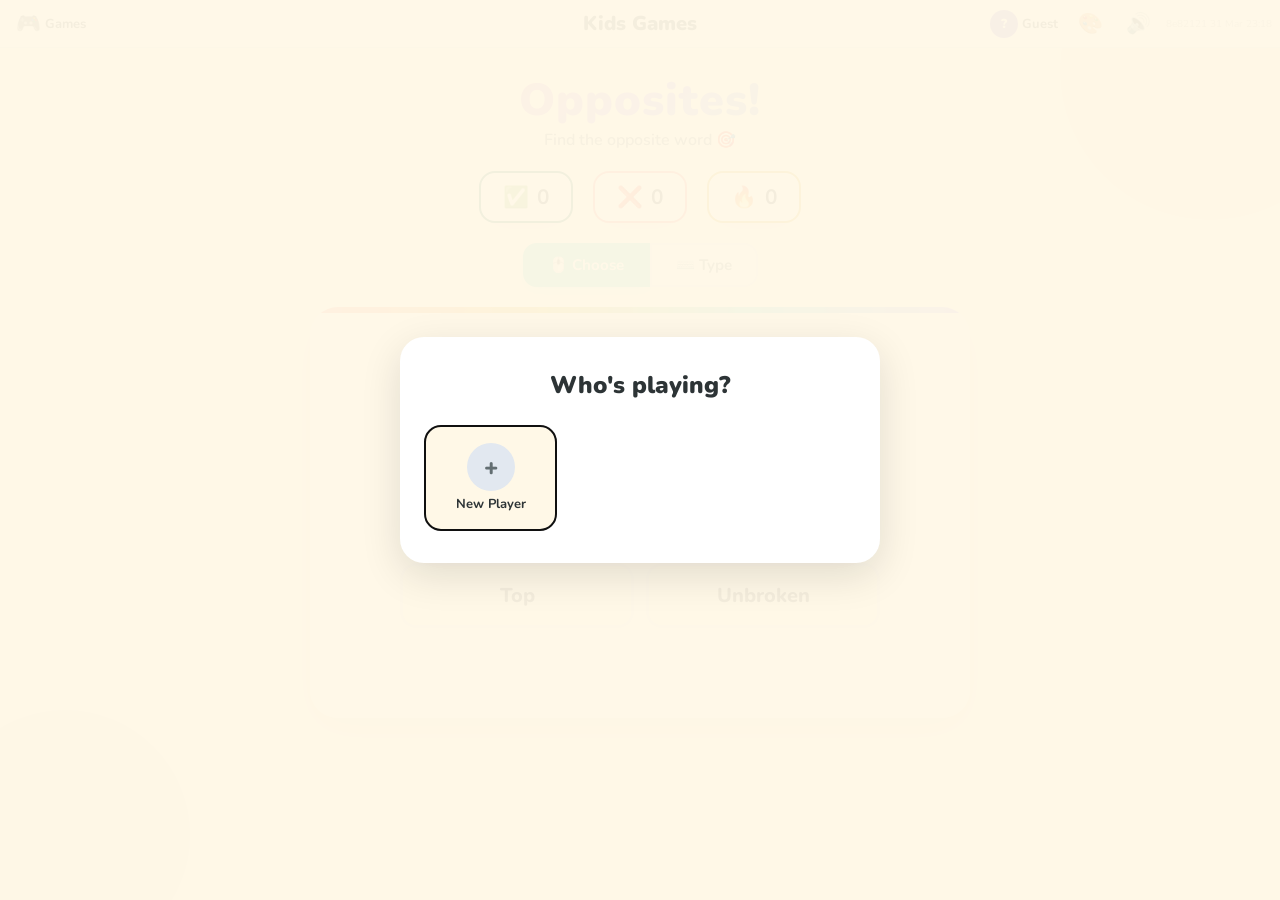
<file: docs/opposites.html>
<!DOCTYPE html>
<html lang="en" data-theme="colourful-light">
<head>
<meta charset="UTF-8">
<meta name="viewport" content="width=device-width, initial-scale=1.0">
<title>Opposites Game!</title>
<link href="https://fonts.googleapis.com/css2?family=Nunito:wght@400;600;700;800;900&display=swap" rel="stylesheet">
<style>
/* shared/tokens.css — Design tokens for Kids Games hub
   Two themes: colourful-light, colourful-dark
   Set via data-theme attribute on <html> */

/* === Base Tokens (theme-agnostic) === */
:root {
  /* Typography */
  --font-family: 'Nunito', -apple-system, BlinkMacSystemFont, 'Segoe UI', Roboto, sans-serif;
  --font-mono: 'SF Mono', 'Cascadia Code', 'Consolas', monospace;

  /* Spacing scale */
  --space-xs: 4px;
  --space-sm: 8px;
  --space-md: 16px;
  --space-lg: 24px;
  --space-xl: 32px;
  --space-2xl: 48px;
  --space-3xl: 64px;  /* Oversized touch targets for young children */

  /* Border radius */
  --radius-sm: 4px;
  --radius-md: 8px;
  --radius-lg: 12px;
  --radius-xl: 16px;
  --radius-2xl: 24px;
  --radius-full: 9999px;

  /* Font sizes */
  --text-xs: 11px;   /* Admin/hint text only — not readable by ages 4-5 */
  --text-sm: 13px;   /* Secondary text — not reliable for pre-readers */
  --text-base: 16px;
  --text-lg: 20px;
  --text-xl: 24px;
  --text-2xl: 30px;
  --text-3xl: 36px;

  /* Transitions */
  --transition-fast: 150ms ease;
  --transition-normal: 300ms ease;

  /* === Usage Guide ===
     --bg:         Main page background
     --bg-surface: Elevated surfaces (cards, panels, modals)
     --bg-game:    Game play area (canvas container)
     --bg-overlay: Semi-transparent overlay behind modals

     Accent colours are for backgrounds, borders, and decorative fills.
     NOT safe as text colour on light themes — use --text-primary/secondary.
     On dark themes, all accents pass AA as text.
     Always pair colour feedback with animation/shape cues.

     --text-xs/--text-sm: Not readable by ages 4-5. Use --text-base+ for
     any content young children need to read.
  */

  /* TODO Phase 4: @media (prefers-contrast: more) overrides */

  /* Theme swatch colours — static, not theme-dependent (used by shell.css to preview each theme) */
  --swatch-colourful-light-bg: #FFF8E7;
  --swatch-colourful-light-border: #FF6B6B;
  --swatch-colourful-dark-bg: #1A1520;
  --swatch-colourful-dark-border: #C4A8FF;
}

/* === Colourful Light === */
:root[data-theme="colourful-light"] {
  /* Backgrounds */
  --bg: #FFF8E7;
  --bg-surface: #FFFFFF;
  --bg-game: #FFFFFF;
  --bg-overlay: rgba(255, 248, 231, 0.95);

  /* Text */
  --text-primary: #2D3436;
  --text-secondary: #636E72;
  --text-muted: #6E6E7E;       /* Darkened from #8A8A9A — 4.9:1 on white, 4.6:1 on cream */

  /* Borders */
  --border: #E2E8F0;
  --border-light: #EEEEEA;

  /* Shadows */
  --shadow: 0 8px 30px rgba(0,0,0,0.08);
  --shadow-lg: 0 12px 40px rgba(0,0,0,0.12);

  /* Accent colours — for backgrounds/borders/decorative use, NOT as text on light bg */
  --accent-primary: #FF6B6B;
  --accent-secondary: #4ECDC4;
  --accent-tertiary: #D4A300;   /* Darkened from #FFE66D — visible on cream (3.8:1) */
  --accent-purple: #A78BFA;
  --accent-warm: #FB923C;
  --accent-pink: #F472B6;
  --accent-blue: #60A5FA;

  /* Feedback */
  --success-bg: #D1FAE5;
  --success-text: #065F46;
  --error-bg: #FEE2E2;
  --error-text: #B91C1C;       /* Darkened from #DC2626 — 5.3:1 on error-bg */
  --warning-bg: #FEF3C7;
  --warning-text: #92400E;

  /* Buttons — MUST be solid colours, not gradients.
     Colourful gradient applied in component CSS via background: linear-gradient() */
  --btn-primary-bg: #7C5FE0;   /* Solid purple — used for border-color, outline, etc. */
  --btn-primary-text: #FFFFFF;  /* 4.8:1 on #7C5FE0 */
  --btn-primary-hover: #6A4FCC;
  --btn-secondary-bg: transparent;
  --btn-secondary-text: #2D3436;
  --btn-secondary-border: #E2E8F0;
  --btn-secondary-hover: #F5F5F0;

  /* HUD / Shell bar */
  --hud-bg: #FFFFFF;
  --hud-text: #2D3436;
  --hud-accent: #7C5FE0;       /* Darkened from #A78BFA — 4.6:1 on white */
}

/* === Colourful Dark === */
:root[data-theme="colourful-dark"] {
  /* Backgrounds */
  --bg: #1A1520;
  --bg-surface: #251E2C;
  --bg-game: #1A1520;
  --bg-overlay: rgba(26, 21, 32, 0.95);

  /* Text */
  --text-primary: #F0ECF4;
  --text-secondary: #BDB4C8;
  --text-muted: #9590A5;       /* Lightened from #8A8098 — 4.8:1 on surface */

  /* Borders */
  --border: #3A3244;
  --border-light: #2E2838;

  /* Shadows */
  --shadow: 0 8px 30px rgba(0,0,0,0.25);
  --shadow-lg: 0 12px 40px rgba(0,0,0,0.35);

  /* Accent colours (brighter for dark bg contrast) — all pass 7:1+ on dark bg */
  --accent-primary: #FF8A8A;
  --accent-secondary: #6EE7D8;
  --accent-tertiary: #F5DC78;   /* Slightly desaturated from #FFE66D — reduces halation */
  --accent-purple: #C4A8FF;
  --accent-warm: #FFB06A;
  --accent-pink: #F9A8D4;
  --accent-blue: #80B4FF;

  /* Feedback */
  --success-bg: rgba(52, 211, 153, 0.15);
  --success-text: #6EE7B7;
  --error-bg: rgba(255, 107, 107, 0.15);
  --error-text: #FF8A8A;
  --warning-bg: rgba(255, 230, 109, 0.15);
  --warning-text: #F5DC78;

  /* Buttons — solid colours only */
  --btn-primary-bg: #C4A8FF;
  --btn-primary-text: #1A1520;
  --btn-primary-hover: #A888EE;
  --btn-secondary-bg: transparent;
  --btn-secondary-text: #F0ECF4;
  --btn-secondary-border: #3A3244;
  --btn-secondary-hover: #2E2838;

  /* HUD / Shell bar */
  --hud-bg: #251E2C;
  --hud-text: #F0ECF4;
  --hud-accent: #C4A8FF;
}

/* === Reduced Motion === */
@media (prefers-reduced-motion: reduce) {
  *, *::before, *::after {
    animation: none !important;
    transition: none !important;
  }
}
/* shared/shell.css — Shell bar styles
   Uses kg- prefix on all class names to avoid conflicts with game CSS.
   All colours reference shared design tokens (var(--*)). */

/* Enforce [hidden] — author display rules (e.g. display:flex) override the
   user-agent's [hidden]{display:none}, so we must re-apply it explicitly. */
[hidden] { display: none !important; }

/* === Shell Bar === */
.kg-shell {
  position: fixed;
  top: 0;
  left: 0;
  right: 0;
  height: 48px;
  background: var(--hud-bg);
  border-bottom: 1px solid var(--border);
  display: flex;
  align-items: center;
  gap: var(--space-xs);
  padding: 0 var(--space-sm);
  z-index: 1000;
  font-family: var(--font-family);
}

/* Body offset — games/hub must add this so content isn't hidden under bar */
body {
  padding-top: 56px;
}

.kg-shell__btn {
  display: flex;
  align-items: center;
  gap: var(--space-xs);
  padding: var(--space-xs) var(--space-sm);
  min-height: 44px;
  min-width: 44px;
  background: none;
  border: none;
  border-radius: var(--radius-md);
  cursor: pointer;
  color: var(--hud-text);
  font-family: var(--font-family);
  font-size: var(--text-sm);
  font-weight: 700;
  transition: background var(--transition-fast);
  white-space: nowrap;
}

.kg-shell__btn:hover {
  background: var(--border);
}

.kg-shell__btn:focus-visible {
  outline: 2px solid var(--hud-accent);
  outline-offset: 2px;
}

.kg-shell__icon {
  font-size: var(--text-lg);
  line-height: 1;
}

.kg-shell__label {
  font-size: var(--text-sm);
  color: var(--hud-text);
}

.kg-shell__title {
  position: absolute;
  left: 50%;
  transform: translateX(-50%);
  font-size: var(--text-lg);
  font-weight: 900;
  color: var(--hud-text);
  white-space: nowrap;
  pointer-events: auto;
}

.kg-shell__home {
  text-decoration: none;
  border-radius: var(--radius-md);
  padding: 2px 8px;
  transition: background var(--transition-fast);
}

.kg-shell__home:hover {
  background: var(--border);
}

.kg-shell__spacer {
  flex: 1;
}

.kg-shell__version {
  font-size: 10px;
  font-family: var(--font-family);
  color: var(--hud-text);
  opacity: 0.35;
  white-space: nowrap;
  user-select: none;
}

.kg-shell__avatar {
  display: inline-flex;
  align-items: center;
  justify-content: center;
  width: 28px;
  height: 28px;
  border-radius: var(--radius-full);
  background: var(--hud-accent);
  color: var(--hud-bg);
  font-weight: 900;
  font-size: var(--text-sm);
}

/* === Games Dropdown === */
.kg-shell__games-wrap {
  position: relative;
}

.kg-games-dropdown {
  position: absolute;
  top: calc(100% + 4px);
  left: 0;
  background: var(--bg-surface);
  border: 1px solid var(--border);
  border-radius: var(--radius-lg);
  box-shadow: var(--shadow-lg);
  min-width: 180px;
  z-index: 1001;
  overflow: hidden;
}

.kg-game-link {
  display: flex;
  align-items: center;
  gap: var(--space-sm);
  padding: var(--space-sm) var(--space-md);
  color: var(--text-primary);
  text-decoration: none;
  font-family: var(--font-family);
  font-size: var(--text-base);
  font-weight: 700;
  transition: background var(--transition-fast);
  min-height: 44px;
}

.kg-game-link:hover {
  background: var(--border);
}

.kg-game-link__icon {
  font-size: var(--text-xl);
}

/* === Theme Dropdown === */
.kg-theme-dropdown {
  position: fixed;
  top: 52px;
  right: var(--space-sm);
  background: var(--bg-surface);
  border: 1px solid var(--border);
  border-radius: var(--radius-lg);
  box-shadow: var(--shadow-lg);
  min-width: 180px;
  z-index: 1001;
  overflow: hidden;
}

.kg-theme-option {
  display: flex;
  align-items: center;
  gap: var(--space-sm);
  width: 100%;
  padding: var(--space-sm) var(--space-md);
  background: none;
  border: none;
  cursor: pointer;
  color: var(--text-primary);
  font-family: var(--font-family);
  font-size: var(--text-base);
  font-weight: 700;
  text-align: left;
  transition: background var(--transition-fast);
  min-height: 44px;
}

.kg-theme-option:hover,
.kg-theme-option.active {
  background: var(--border);
}

.kg-theme-swatch {
  display: inline-block;
  width: 20px;
  height: 20px;
  border-radius: var(--radius-full);
  border: 2px solid var(--border);
  flex-shrink: 0;
}

.kg-theme-swatch--colourful-light { background: var(--swatch-colourful-light-bg); border-color: var(--swatch-colourful-light-border); }
.kg-theme-swatch--colourful-dark  { background: var(--swatch-colourful-dark-bg);  border-color: var(--swatch-colourful-dark-border); }

/* === Overlays === */
.kg-overlay {
  position: fixed;
  inset: 0;
  background: var(--bg-overlay);
  z-index: 1100;
  display: flex;
  align-items: center;
  justify-content: center;
  padding: var(--space-lg);
}

.kg-overlay__content {
  background: var(--bg-surface);
  border-radius: var(--radius-2xl);
  padding: var(--space-xl) var(--space-lg);
  box-shadow: var(--shadow-lg);
  width: 100%;
  max-width: 480px;
  max-height: calc(100vh - var(--space-2xl));
  overflow-y: auto;
}

.kg-overlay__heading {
  font-size: var(--text-xl);
  font-weight: 900;
  color: var(--text-primary);
  margin-bottom: var(--space-lg);
  text-align: center;
}

/* === Player Grid === */
.kg-player-grid {
  display: grid;
  grid-template-columns: repeat(auto-fill, minmax(120px, 1fr));
  gap: var(--space-md);
}

.kg-player-card {
  display: flex;
  flex-direction: column;
  align-items: center;
  gap: var(--space-xs);
  padding: var(--space-md) var(--space-sm);
  background: var(--bg);
  border: 2px solid var(--border);
  border-radius: var(--radius-xl);
  cursor: pointer;
  min-height: 44px;
  font-family: var(--font-family);
  transition: transform var(--transition-fast), box-shadow var(--transition-fast);
}

.kg-player-card:hover {
  transform: translateY(-2px);
  box-shadow: var(--shadow);
}

.kg-player-card--add {
  border-style: dashed;
  color: var(--text-secondary);
}

.kg-player-card__avatar {
  display: flex;
  align-items: center;
  justify-content: center;
  width: 48px;
  height: 48px;
  border-radius: var(--radius-full);
  background: var(--accent-purple);
  color: var(--bg-surface);
  font-size: var(--text-xl);
  font-weight: 900;
}

.kg-player-card--add .kg-player-card__avatar {
  background: var(--border);
  color: var(--text-secondary);
}

.kg-player-card__name {
  font-size: var(--text-sm);
  font-weight: 700;
  color: var(--text-primary);
  text-align: center;
  max-width: 100%;
  overflow: hidden;
  text-overflow: ellipsis;
  white-space: nowrap;
}

.kg-player-card__bracket {
  font-size: var(--text-xs);
  color: var(--text-muted);
}

/* === Add Player Form === */
.kg-form-label {
  display: block;
  font-size: var(--text-sm);
  font-weight: 700;
  color: var(--text-secondary);
  margin-bottom: var(--space-xs);
  font-family: var(--font-family);
}

.kg-form-input {
  display: block;
  width: 100%;
  padding: var(--space-sm) var(--space-md);
  border: 2px solid var(--border);
  border-radius: var(--radius-lg);
  font-family: var(--font-family);
  font-size: var(--text-base);
  font-weight: 600;
  color: var(--text-primary);
  background: var(--bg);
  margin-bottom: var(--space-md);
  box-sizing: border-box;
  min-height: 44px;
  transition: border-color var(--transition-fast);
}

.kg-form-input:focus {
  outline: none;
  border-color: var(--hud-accent);
}

.kg-form-fieldset {
  border: none;
  padding: 0;
  margin: 0 0 var(--space-md) 0;
}

.kg-age-toggle {
  display: flex;
  gap: var(--space-xs);
  margin-bottom: var(--space-md);
}

.kg-age-tab {
  flex: 1;
  padding: var(--space-xs) var(--space-sm);
  border: 2px solid var(--border);
  border-radius: var(--radius-lg);
  background: none;
  cursor: pointer;
  font-family: var(--font-family);
  font-size: var(--text-sm);
  font-weight: 700;
  color: var(--text-secondary);
  min-height: 44px;
  transition: all var(--transition-fast);
}

.kg-age-tab.active {
  background: var(--hud-accent);
  border-color: var(--hud-accent);
  color: var(--bg-surface);
}

.kg-form-field {
  margin-bottom: var(--space-sm);
}

.kg-form-actions {
  display: flex;
  gap: var(--space-sm);
  margin-top: var(--space-md);
}

/* === Buttons === */
.kg-btn {
  display: inline-flex;
  align-items: center;
  justify-content: center;
  padding: var(--space-sm) var(--space-lg);
  border-radius: var(--radius-xl);
  font-family: var(--font-family);
  font-size: var(--text-base);
  font-weight: 800;
  cursor: pointer;
  min-height: 48px;
  transition: all var(--transition-fast);
  border: 2px solid transparent;
}

.kg-btn--primary {
  background: var(--btn-primary-bg);
  color: var(--btn-primary-text);
  border-color: var(--btn-primary-bg);
  flex: 1;
}

.kg-btn--primary:hover:not(:disabled) {
  background: var(--btn-primary-hover);
  border-color: var(--btn-primary-hover);
}

.kg-btn--primary:disabled {
  opacity: 0.5;
  cursor: not-allowed;
}

.kg-btn--secondary {
  background: var(--btn-secondary-bg);
  color: var(--btn-secondary-text);
  border-color: var(--btn-secondary-border);
}

.kg-btn--secondary:hover {
  background: var(--btn-secondary-hover);
}

/* === Birthday nudge banner (Phase 4) === */
.kg-nudge-banner {
  width: 100%;
  margin-bottom: var(--space-sm);
  background: var(--warning-bg);
  border-radius: var(--radius-xl);
  padding: var(--space-sm) var(--space-md);
  display: flex;
  align-items: center;
  gap: var(--space-sm);
  font-family: var(--font-family);
  font-weight: 700;
  font-size: var(--text-sm);
  color: var(--text-primary);
  box-sizing: border-box;
}

.kg-nudge-banner__dismiss {
  background: none;
  border: none;
  cursor: pointer;
  font-size: var(--text-lg);
  color: var(--text-secondary);
  margin-left: auto;
  min-height: 44px;
  min-width: 44px;
  display: flex;
  align-items: center;
  justify-content: center;
}

/* === Responsive === */
@media (max-width: 540px) {
  .kg-shell__label {
    display: none;
  }
  .kg-shell__version {
    display: none;
  }
}

@media (max-width: 400px) {
  .kg-shell__title {
    display: none;
  }
  .kg-player-grid {
    grid-template-columns: repeat(2, 1fr);
  }
}
  * { margin: 0; padding: 0; box-sizing: border-box; }

  body {
    font-family: var(--font-family);
    background: var(--bg);
    min-height: 100vh;
    overflow-x: hidden;
    position: relative;
    padding-top: 56px;
  }

  /* Floating background shapes */
  body::before, body::after {
    content: '';
    position: fixed;
    border-radius: 50%;
    z-index: 0;
    opacity: 0.15;
    animation: floaty 8s ease-in-out infinite;
  }
  body::before {
    width: 300px; height: 300px;
    background: var(--accent-primary);
    top: -80px; right: -80px;
  }
  body::after {
    width: 250px; height: 250px;
    background: var(--accent-secondary);
    bottom: -60px; left: -60px;
    animation-delay: -4s;
  }

  @keyframes floaty {
    0%, 100% { transform: translate(0, 0) scale(1); }
    50% { transform: translate(15px, 20px) scale(1.05); }
  }

  .container {
    max-width: 700px;
    margin: 0 auto;
    padding: 20px;
    position: relative;
    z-index: 1;
  }

  /* HEADER */
  .header {
    text-align: center;
    margin-bottom: 20px;
  }

  .header h1 {
    font-family: var(--font-family); font-weight: 900;
    font-size: 2.8rem;
    background: linear-gradient(135deg, var(--accent-primary), var(--accent-purple), var(--accent-secondary));
    -webkit-background-clip: text;
    -webkit-text-fill-color: transparent;
    background-clip: text;
    letter-spacing: 1px;
    line-height: 1.1;
    margin-bottom: 4px;
    animation: titleBounce 0.6s ease-out;
  }

  @keyframes titleBounce {
    0% { transform: scale(0.5); opacity: 0; }
    60% { transform: scale(1.1); }
    100% { transform: scale(1); opacity: 1; }
  }

  .header .subtitle {
    font-size: 1rem;
    color: var(--text-secondary);
    font-weight: 600;
  }

  /* SCORE BAR */
  .score-bar {
    display: flex;
    justify-content: center;
    gap: 20px;
    margin-bottom: 20px;
    flex-wrap: wrap;
  }

  .score-item {
    background: var(--bg-surface);
    border-radius: 16px;
    padding: 10px 22px;
    box-shadow: var(--shadow);
    display: flex;
    align-items: center;
    gap: 8px;
    font-weight: 700;
    font-size: 1rem;
    border: 2px solid transparent;
    transition: transform 0.2s;
  }

  .score-item.correct { border-color: var(--success-text); }
  .score-item.wrong { border-color: var(--accent-primary); }
  .score-item.streak { border-color: var(--accent-tertiary); }

  .score-item .emoji { font-size: 1.3rem; }
  .score-item .num { font-size: 1.3rem; color: var(--text-primary); }

  .score-item.pop {
    animation: scorePop 0.35s ease-out;
  }
  @keyframes scorePop {
    0% { transform: scale(1); }
    50% { transform: scale(1.2); }
    100% { transform: scale(1); }
  }

  /* MODE TOGGLE */
  .mode-toggle {
    display: flex;
    justify-content: center;
    margin-bottom: 20px;
  }

  .toggle-btn {
    background: var(--bg-surface);
    border: 2px solid var(--border);
    padding: 10px 24px;
    font-family: var(--font-family);
    font-weight: 700;
    font-size: 0.95rem;
    cursor: pointer;
    transition: all 0.25s;
    color: var(--text-secondary);
  }

  .toggle-btn:first-child { border-radius: 14px 0 0 14px; }
  .toggle-btn:last-child { border-radius: 0 14px 14px 0; }

  .toggle-btn.active {
    background: var(--accent-secondary);
    border-color: var(--accent-secondary);
    color: var(--btn-primary-text);
    box-shadow: 0 4px 12px rgba(78, 205, 196, 0.3);
  }

  /* GAME CARD */
  .game-card {
    background: var(--bg-surface);
    border-radius: 28px;
    padding: 36px 28px;
    box-shadow: var(--shadow-lg);
    text-align: center;
    position: relative;
    overflow: hidden;
    transition: transform 0.3s;
  }

  .game-card::before {
    content: '';
    position: absolute;
    top: 0; left: 0; right: 0;
    height: 6px;
    background: linear-gradient(90deg, var(--accent-primary), var(--accent-tertiary), var(--accent-secondary), var(--accent-purple));
  }

  .progress-text {
    font-size: 0.85rem;
    color: var(--text-secondary);
    font-weight: 600;
    margin-bottom: 10px;
  }

  .prompt-label {
    font-size: 1rem;
    color: var(--text-secondary);
    font-weight: 600;
    margin-bottom: 6px;
  }

  .prompt-word {
    font-family: var(--font-family); font-weight: 900;
    font-size: 3.2rem;
    color: var(--text-primary);
    margin-bottom: 24px;
    animation: wordIn 0.4s ease-out;
    line-height: 1.2;
  }

  @keyframes wordIn {
    0% { transform: translateY(20px) scale(0.9); opacity: 0; }
    100% { transform: translateY(0) scale(1); opacity: 1; }
  }

  /* MULTIPLE CHOICE */
  .choices {
    display: grid;
    grid-template-columns: 1fr 1fr;
    gap: 12px;
    max-width: 480px;
    margin: 0 auto;
  }

  .choice-btn {
    background: var(--bg);
    border: 3px solid var(--border);
    border-radius: 16px;
    padding: 16px 12px;
    font-family: var(--font-family);
    font-weight: 800;
    font-size: 1.25rem;
    cursor: pointer;
    transition: all 0.2s;
    color: var(--text-primary);
    position: relative;
    overflow: hidden;
  }

  .choice-btn:hover {
    transform: translateY(-2px);
    border-color: var(--accent-purple);
    box-shadow: 0 6px 20px rgba(167, 139, 250, 0.2);
  }

  .choice-btn:active { transform: scale(0.97); }

  .choice-btn.correct-answer {
    background: var(--success-bg);
    border-color: var(--success-text);
    animation: correctShake 0.5s ease-out;
  }

  .choice-btn.wrong-answer {
    background: var(--error-bg);
    border-color: var(--accent-primary);
    animation: wrongShake 0.4s ease-out;
  }

  @keyframes correctShake {
    0% { transform: scale(1); }
    30% { transform: scale(1.08); }
    60% { transform: scale(0.97); }
    100% { transform: scale(1); }
  }

  @keyframes wrongShake {
    0%, 100% { transform: translateX(0); }
    20% { transform: translateX(-8px); }
    40% { transform: translateX(8px); }
    60% { transform: translateX(-5px); }
    80% { transform: translateX(5px); }
  }

  /* TYPING MODE */
  .type-area {
    max-width: 400px;
    margin: 0 auto;
  }

  .type-input {
    width: 100%;
    padding: 16px 20px;
    border: 3px solid var(--border);
    border-radius: 16px;
    font-family: var(--font-family);
    font-weight: 700;
    font-size: 1.3rem;
    text-align: center;
    outline: none;
    transition: border-color 0.25s;
    color: var(--text-primary);
    background: var(--bg);
  }

  .type-input:focus {
    border-color: var(--accent-purple);
    box-shadow: 0 0 0 4px rgba(167,139,250,0.15);
  }

  .type-input.correct-input {
    border-color: var(--success-text);
    background: var(--success-bg);
  }

  .type-input.wrong-input {
    border-color: var(--accent-primary);
    background: var(--error-bg);
    animation: wrongShake 0.4s ease-out;
  }

  .submit-btn {
    margin-top: 14px;
    background: linear-gradient(135deg, var(--accent-purple), var(--accent-blue));
    color: var(--btn-primary-text);
    border: none;
    border-radius: 14px;
    padding: 14px 40px;
    font-family: var(--font-family);
    font-weight: 800;
    font-size: 1.1rem;
    cursor: pointer;
    transition: all 0.25s;
    box-shadow: 0 4px 15px rgba(167,139,250,0.3);
  }

  .submit-btn:hover {
    transform: translateY(-2px);
    box-shadow: 0 6px 20px rgba(167,139,250,0.4);
  }

  .hint-text {
    margin-top: 12px;
    font-size: 0.85rem;
    color: var(--text-secondary);
    font-weight: 600;
  }

  /* FEEDBACK */
  .feedback {
    margin-top: 18px;
    font-weight: 800;
    font-size: 1.2rem;
    min-height: 36px;
    transition: opacity 0.3s;
  }

  .feedback.correct-fb { color: var(--success-text); }
  .feedback.wrong-fb { color: var(--accent-primary); }

  .accepted-answers {
    margin-top: 6px;
    font-size: 0.85rem;
    color: var(--text-secondary);
    font-weight: 600;
  }

  /* CELEBRATION PARTICLES */
  .particle {
    position: fixed;
    pointer-events: none;
    z-index: 100;
    font-size: 1.8rem;
    animation: particleFall 1.2s ease-in forwards;
  }

  @keyframes particleFall {
    0% { opacity: 1; transform: translateY(0) rotate(0deg) scale(1); }
    100% { opacity: 0; transform: translateY(120px) rotate(360deg) scale(0.3); }
  }

  /* END SCREEN */
  .end-screen {
    text-align: center;
    padding: 30px 20px;
  }

  .end-screen .trophy { font-size: 5rem; margin-bottom: 10px; animation: titleBounce 0.6s ease-out; }

  .end-screen h2 {
    font-family: var(--font-family); font-weight: 900;
    font-size: 2.2rem;
    color: var(--text-primary);
    margin-bottom: 6px;
  }

  .end-screen .final-score {
    font-size: 1.2rem;
    color: var(--text-secondary);
    font-weight: 700;
    margin-bottom: 8px;
  }

  .end-screen .stars {
    font-size: 2.5rem;
    margin-bottom: 20px;
  }

  .restart-btn {
    background: linear-gradient(135deg, var(--accent-primary), var(--accent-warm));
    color: var(--btn-primary-text);
    border: none;
    border-radius: 16px;
    padding: 16px 44px;
    font-family: var(--font-family); font-weight: 900;
    font-size: 1.3rem;
    cursor: pointer;
    transition: all 0.25s;
    box-shadow: 0 6px 20px rgba(255,107,107,0.3);
  }

  .restart-btn:hover {
    transform: translateY(-3px) scale(1.03);
    box-shadow: 0 8px 25px rgba(255,107,107,0.4);
  }

  /* RESPONSIVE */
  @media (max-width: 500px) {
    .header h1 { font-size: 2rem; }
    .prompt-word { font-size: 2.4rem; }
    .choice-btn { font-size: 1.05rem; padding: 13px 10px; }
    .choices { gap: 8px; }
    .game-card { padding: 28px 18px; }
    .score-bar { gap: 10px; }
    .score-item { padding: 8px 14px; font-size: 0.9rem; }
  }

</style>
</head>
<body data-page="opposites" data-page-title="Opposites">
<!-- Kids Games Shell Bar -->
<div id="kg-shell" class="kg-shell" role="banner">
  <!-- Games dropdown -->
  <div class="kg-shell__games-wrap">
    <button id="kg-games-btn" class="kg-shell__btn kg-shell__games-btn" aria-expanded="false" aria-controls="kg-games-dropdown">
      <span class="kg-shell__icon" aria-hidden="true">🎮</span>
      <span class="kg-shell__label">Games</span>
    </button>
    <div id="kg-games-dropdown" class="kg-games-dropdown" hidden>
      <!-- Populated by shell.js -->
    </div>
  </div>

  <!-- Page title — links home -->
  <a id="kg-page-title" class="kg-shell__title kg-shell__home" href="/kids-games/">Kids Games</a>

  <!-- Spacer -->
  <span class="kg-shell__spacer"></span>

  <!-- Player -->
  <button id="kg-player-btn" class="kg-shell__btn kg-shell__player-btn" aria-label="Switch player">
    <span id="kg-player-avatar" class="kg-shell__avatar">?</span>
    <span id="kg-player-name" class="kg-shell__label">Guest</span>
  </button>

  <!-- Theme picker -->
  <button id="kg-theme-btn" class="kg-shell__btn" aria-label="Change theme" aria-expanded="false" aria-controls="kg-theme-dropdown" title="Theme">
    <span id="kg-theme-icon" class="kg-shell__icon" aria-hidden="true">🎨</span>
  </button>

  <!-- Volume -->
  <button id="kg-volume-btn" class="kg-shell__btn" aria-label="Toggle sound" aria-pressed="false" title="Sound">
    <span id="kg-volume-icon" class="kg-shell__icon" aria-hidden="true">🔊</span>
  </button>

  <!-- Build version — injected by build.sh -->
  <span class="kg-shell__version" title="Build version">8e82121 31 Mar 23:18</span>
</div>

<!-- Player select overlay -->
<div id="kg-player-overlay" class="kg-overlay" hidden>
  <div class="kg-overlay__content kg-player-select" role="dialog" aria-labelledby="kg-player-heading">
    <h2 id="kg-player-heading" class="kg-overlay__heading">Who's playing?</h2>
    <div id="kg-player-grid" class="kg-player-grid">
      <!-- Player cards + "Add player" card populated by shell.js -->
    </div>
  </div>
</div>

<!-- Add player overlay -->
<div id="kg-addplayer-overlay" class="kg-overlay" hidden>
  <div class="kg-overlay__content kg-addplayer-form" role="dialog" aria-labelledby="kg-addplayer-heading">
    <h2 id="kg-addplayer-heading" class="kg-overlay__heading">New Player</h2>
    <form id="kg-addplayer-form">
      <label class="kg-form-label" for="kg-name-input">Name</label>
      <input id="kg-name-input" class="kg-form-input" type="text" maxlength="20" autocomplete="off" placeholder="Your name" required>

      <fieldset class="kg-form-fieldset">
        <legend class="kg-form-label">How old are you? (optional)</legend>
        <div class="kg-age-toggle" role="tablist">
          <button type="button" class="kg-age-tab active" data-mode="dob" role="tab" aria-selected="true">Date of birth</button>
          <button type="button" class="kg-age-tab" data-mode="age" role="tab" aria-selected="false">Age number</button>
        </div>

        <div id="kg-dob-field" class="kg-form-field" role="tabpanel">
          <label class="kg-form-label" for="kg-dob-input">Date of birth</label>
          <input id="kg-dob-input" class="kg-form-input" type="date">
        </div>

        <div id="kg-age-field" class="kg-form-field" role="tabpanel" hidden>
          <label class="kg-form-label" for="kg-age-input">Age</label>
          <input id="kg-age-input" class="kg-form-input" type="number" min="3" max="99">
        </div>
      </fieldset>

      <div class="kg-form-actions">
        <button type="submit" class="kg-btn kg-btn--primary" id="kg-addplayer-submit" disabled>Let's go!</button>
        <button type="button" class="kg-btn kg-btn--secondary" id="kg-addplayer-cancel">Back</button>
      </div>
    </form>
  </div>
</div>

<!-- Theme picker dropdown -->
<div id="kg-theme-dropdown" class="kg-theme-dropdown" hidden>
  <button class="kg-theme-option" data-theme="colourful-light">
    <span class="kg-theme-swatch kg-theme-swatch--colourful-light"></span>
    Light
  </button>
  <button class="kg-theme-option" data-theme="colourful-dark">
    <span class="kg-theme-swatch kg-theme-swatch--colourful-dark"></span>
    Dark
  </button>
</div>

<div class="container">
  <div class="header">
    <h1>Opposites!</h1>
    <p class="subtitle">Find the opposite word 🎯</p>
  </div>

  <div class="score-bar">
    <div class="score-item correct" id="correctBox">
      <span class="emoji">✅</span>
      <span class="num" id="correctCount">0</span>
    </div>
    <div class="score-item wrong" id="wrongBox">
      <span class="emoji">❌</span>
      <span class="num" id="wrongCount">0</span>
    </div>
    <div class="score-item streak" id="streakBox">
      <span class="emoji">🔥</span>
      <span class="num" id="streakCount">0</span>
    </div>
  </div>

  <div class="mode-toggle">
    <button class="toggle-btn active" id="choiceMode" onclick="setMode('choice')">🖱️ Choose</button>
    <button class="toggle-btn" id="typeMode" onclick="setMode('type')">⌨️ Type</button>
  </div>

  <div class="game-card" id="gameCard">
    <!-- Game content injected here -->
  </div>
</div>

  <script>
(function() { 'use strict';
// shared/storage.js — Player profiles and namespaced game data
// NOTE: This file is concatenated INSIDE the shell IIFE by the build script.
// Do NOT wrap in its own IIFE.

const STORAGE_PREFIX = 'kidsgames_';
const PLAYERS_KEY = STORAGE_PREFIX + 'players';
const ACTIVE_KEY = STORAGE_PREFIX + 'activePlayer';

function _read(key) {
  try {
    const raw = localStorage.getItem(key);
    return raw === null ? null : JSON.parse(raw);
  } catch (e) {
    console.error('KidsGames: corrupt data for key', key, e);
    return null;
  }
}

function _write(key, val) {
  try {
    localStorage.setItem(key, JSON.stringify(val));
    return true;
  } catch (e) {
    console.error('KidsGames: storage write failed', key, e);
    return false;
  }
}

// Sanitise player names: letters/numbers/spaces/hyphens/apostrophes, max 20 chars
function sanitiseName(name) {
  return name.replace(/[^\p{L}\p{N} '\-]/gu, '').trim().slice(0, 20);
}

// Escape HTML to prevent injection when inserting into innerHTML
function escapeHtml(str) {
  const el = document.createElement('span');
  el.textContent = str;
  return el.innerHTML;
}

function getAllPlayers() {
  return _read(PLAYERS_KEY) || {};
}

function getPlayer(name) {
  const players = getAllPlayers();
  return players[name] || null;
}

function createPlayer(name, { dob, manualAge }) {
  name = sanitiseName(name);
  if (!name) return false;
  const players = getAllPlayers();
  if (players[name]) return false; // already exists
  players[name] = {
    name: name,
    dob: dob || null,
    manualAge: dob ? null : (manualAge || null),
    theme: getDefaultTheme(),
    createdAt: new Date().toISOString().slice(0, 10)
  };
  // Return the sanitised name on success so callers can look up the right key
  return _write(PLAYERS_KEY, players) ? name : false;
}

function savePlayer(name, data) {
  const players = getAllPlayers();
  if (!players[name]) return;
  players[name] = { ...players[name], ...data };
  _write(PLAYERS_KEY, players);
}

function deletePlayer(name) {
  const players = getAllPlayers();
  delete players[name];
  _write(PLAYERS_KEY, players);
  // Clean up game-specific data — match exact suffix pattern
  const suffix = '_' + name;
  try {
    Object.keys(localStorage).forEach(k => {
      if (k.startsWith(STORAGE_PREFIX) && k.endsWith(suffix) && k !== PLAYERS_KEY && k !== ACTIVE_KEY) {
        localStorage.removeItem(k);
      }
    });
  } catch (e) {
    console.error('KidsGames: failed to clean up game data for player', name, e);
  }
}

function getActivePlayer() {
  const name = _read(ACTIVE_KEY);
  return name ? getPlayer(name) : null;
}

function setActivePlayer(name) {
  _write(ACTIVE_KEY, name);
}

function getAgeBracket(player) {
  const age = getAge(player);
  if (age === null) return '6-8'; // fallback
  if (age <= 5) return '4-5';
  if (age <= 8) return '6-8';
  if (age <= 12) return '9-12';
  return '13+';
}

function getAge(player) {
  if (player.dob) {
    const today = new Date();
    const birth = new Date(player.dob);
    let age = today.getFullYear() - birth.getFullYear();
    const monthDiff = today.getMonth() - birth.getMonth();
    if (monthDiff < 0 || (monthDiff === 0 && today.getDate() < birth.getDate())) age--;
    return age;
  }
  return player.manualAge || null;
}

function getDefaultTheme() {
  return window.matchMedia && window.matchMedia('(prefers-color-scheme: dark)').matches
    ? 'colourful-dark' : 'colourful-light';
}

// Game-specific data
function loadGameData(gameId) {
  const player = getActivePlayer();
  if (!player) return {};
  return _read(STORAGE_PREFIX + gameId + '_' + player.name) || {};
}

function saveGameData(gameId, data) {
  const player = getActivePlayer();
  if (!player) return;
  _write(STORAGE_PREFIX + gameId + '_' + player.name, data);
}
// shared/shell.js — Shell bar logic
// NOTE: The build script wraps storage.js + shell.js together in a single IIFE.
// Storage functions (getPlayer, savePlayer, etc.) are available here without import.




  // --- Expose public API ---
  const _playerChangeListeners = [];

  window.KidsGames = {
    get player() {
      const p = getActivePlayer();
      if (!p) return null;
      return { name: p.name, ageBracket: getAgeBracket(p), theme: p.theme };
    },
    get muted() { return muted; },
    loadGameData: loadGameData,
    saveGameData: saveGameData,
    onPlayerChange(fn) { _playerChangeListeners.push(fn); },
  };

  function _notifyPlayerChange() {
    const ctx = window.KidsGames.player;
    _playerChangeListeners.forEach(fn => { try { fn(ctx); } catch(e) { console.error(e); } });
  }

  // --- Games list — update when adding new games ---
  const GAMES = [
    { id: 'type-trainer',  title: 'Type Trainer',  icon: '⌨️',  url: 'type-trainer.html',  needsKeyboard: true  },
    { id: 'opposites',     title: 'Opposites',      icon: '🔄',  url: 'opposites.html',     needsKeyboard: false },
    { id: 'number-bonds',  title: 'Number Bonds',   icon: '🔢',  url: 'number-bonds.html',  needsKeyboard: false },
  ];

  // --- Volume state ---
  let muted = false;

  // --- Migration helpers ---

  function bracketToAge(bracket) {
    const map = { '4-5': 5, '6-8': 7, '9-12': 10, 'Adult': 18, '13+': 18 };
    return map[bracket] || 7;
  }

  function migrateTypeTrainerData() {
    // Only run once
    if (localStorage.getItem('kidsgames_migrated_typetrainer')) return;

    let oldPlayers;
    try {
      oldPlayers = JSON.parse(localStorage.getItem('players') || 'null');
    } catch (e) {
      console.error('KidsGames: corrupt old player data, skipping migration', e);
      localStorage.setItem('kidsgames_migrated_typetrainer', 'true');
      return;
    }

    if (!oldPlayers || !oldPlayers.players) {
      localStorage.setItem('kidsgames_migrated_typetrainer', 'true');
      return;
    }

    // Migrate each player profile
    Object.entries(oldPlayers.players).forEach(([name, data]) => {
      if (!getPlayer(name)) {
        const theme = data.settings && data.settings.theme ? data.settings.theme : 'colourful-light';
        const themeMap = { 'light': 'colourful-light', 'dark': 'colourful-dark', 'clean-light': 'colourful-light', 'clean-dark': 'colourful-dark', 'colourful-light': 'colourful-light', 'colourful-dark': 'colourful-dark' };
        createPlayer(name, { dob: null, manualAge: bracketToAge(data.ageBracket) });
        savePlayer(name, { theme: themeMap[theme] || theme });
      }
      // Migrate game-specific data
      const key = STORAGE_PREFIX + 'typetrainer_' + name;
      _write(key, {
        highScore: data.highScore || 0,
        highestStage: data.highestStage || 0,
        totalGamesPlayed: data.totalGamesPlayed || 0,
        stats: data.stats || {},
        speedPreference: (data.settings && data.settings.speedPreference) || 1.8,
      });
    });

    // Set active player from old data
    const lastPlayer = localStorage.getItem('typingGame_lastPlayer');
    if (lastPlayer && getPlayer(lastPlayer)) {
      setActivePlayer(lastPlayer);
    }

    // Clean up old keys (only if migration succeeded)
    const newPlayers = getAllPlayers();
    if (Object.keys(newPlayers).length > 0) {
      localStorage.removeItem('players');
      localStorage.removeItem('currentPlayer');
      localStorage.removeItem('typingGame_theme');
      localStorage.removeItem('typingGame_lastPlayer');
    } else {
      console.error('KidsGames: migration wrote no players — keeping old keys as backup');
    }
    localStorage.setItem('kidsgames_migrated_typetrainer', 'true');
  }

  // --- Form helpers ---
  function _resetAddPlayerForm() {
    const nameInput = document.getElementById('kg-name-input');
    nameInput.value = '';
    nameInput.disabled = false;
    document.getElementById('kg-dob-input').value = '';
    document.getElementById('kg-age-input').value = '';
    document.getElementById('kg-addplayer-submit').disabled = true;
    document.getElementById('kg-addplayer-heading').textContent = 'New Player';
    // Reset to DoB tab
    document.querySelectorAll('.kg-age-tab').forEach(tab => {
      const isDob = tab.dataset.mode === 'dob';
      tab.classList.toggle('active', isDob);
      tab.setAttribute('aria-selected', isDob ? 'true' : 'false');
    });
    document.getElementById('kg-dob-field').hidden = false;
    document.getElementById('kg-age-field').hidden = true;
  }

  function _cancelAgeUpdate() {
    const form = document.getElementById('kg-addplayer-form');
    if (form._ageUpdateHandler) {
      form.removeEventListener('submit', form._ageUpdateHandler);
      form._ageUpdateHandler = null;
    }
    _resetAddPlayerForm();
  }

  // --- Age update (from nudge banner) ---
  function showAgeUpdate(player) {
    const addOverlay = document.getElementById('kg-addplayer-overlay');
    const playerOverlay = document.getElementById('kg-player-overlay');
    _cancelAgeUpdate(); // clean up any stale handler and reset form state
    document.getElementById('kg-addplayer-heading').textContent = 'Update age for ' + escapeHtml(player.name);
    const nameInput = document.getElementById('kg-name-input');
    nameInput.value = player.name;
    nameInput.disabled = true;
    document.getElementById('kg-addplayer-submit').disabled = false;
    playerOverlay.hidden = true;
    addOverlay.hidden = false;

    const form = document.getElementById('kg-addplayer-form');
    function handler(e) {
      e.preventDefault();
      const dob = document.getElementById('kg-dob-input').value || null;
      const manualAge = document.getElementById('kg-age-input').value
        ? parseInt(document.getElementById('kg-age-input').value) : null;
      savePlayer(player.name, {
        dob: dob || player.dob,
        manualAge: dob ? null : (manualAge || player.manualAge),
        lastAgeNudge: new Date().toISOString().slice(0, 10),
      });
      addOverlay.hidden = true;
      _cancelAgeUpdate();
      showPlayerSelect();
    }
    form._ageUpdateHandler = handler;
    form.addEventListener('submit', handler);
  }

  // --- OS colour scheme detection ---
  function applyOSThemePreference() {
    // Only applies if no active player (first visit or guest)
    if (getActivePlayer()) return;
    // Default to colourful-light for both light and no-preference
    const prefersDark = window.matchMedia('(prefers-color-scheme: dark)').matches;
    const theme = prefersDark ? 'colourful-dark' : 'colourful-light';
    document.documentElement.setAttribute('data-theme', theme);
  }

  // --- Init ---
  let _initialized = false;  // guard against double-invocation

  function initShell() {
    if (_initialized) return;
    _initialized = true;

    applyOSThemePreference();

    // Migrate old type trainer data (only runs once, only on type-trainer page)
    if (document.body.dataset.page === 'type-trainer') {
      migrateTypeTrainerData();
    }

    renderGamesDropdown();

    // Restrict DoB input to today (prevents negative ages from future dates)
    const dobInput = document.getElementById('kg-dob-input');
    if (dobInput) dobInput.max = new Date().toISOString().slice(0, 10);

    // Hide games dropdown button on the hub (hub IS the games list)
    if (document.body.dataset.page === 'hub') {
      document.getElementById('kg-games-btn').hidden = true;
    }

    const activePlayer = getActivePlayer();
    if (!activePlayer) {
      showPlayerSelect();
    } else {
      applyPlayer(activePlayer);
    }
    bindEvents();
  }

  // --- Player selection ---
  function getPlayersDueForNudge(players) {
    return Object.values(players).filter(p => {
      if (getAge(p) === null) return false;
      // Don't show if dismissed less than 7 days ago
      const lastSeen = p.lastAgeNudgeSeen || '2000-01-01';
      const daysSinceSeen = (Date.now() - new Date(lastSeen).getTime()) / 86400000;
      if (daysSinceSeen < 7) return false;
      // Show if it's been at least a year since last nudge
      const lastNudge = p.lastAgeNudge || p.createdAt;
      const daysSinceNudge = (Date.now() - new Date(lastNudge).getTime()) / 86400000;
      return daysSinceNudge >= 365;
    });
  }

  function showPlayerSelect() {
    const overlay = document.getElementById('kg-player-overlay');
    const grid = document.getElementById('kg-player-grid');
    const players = getAllPlayers();

    let html = '';
    Object.values(players).forEach(p => {
      const safeName = escapeHtml(p.name);
      const initial = escapeHtml(p.name.charAt(0).toUpperCase());
      const bracket = getAgeBracket(p);
      html += `
        <button class="kg-player-card" data-player="${p.name}">
          <span class="kg-player-card__avatar">${initial}</span>
          <span class="kg-player-card__name">${safeName}</span>
          <span class="kg-player-card__bracket">${bracket}</span>
        </button>`;
    });
    html += `
      <button class="kg-player-card kg-player-card--add" id="kg-add-player-btn" aria-label="Add new player">
        <span class="kg-player-card__avatar">+</span>
        <span class="kg-player-card__name">New Player</span>
      </button>`;

    const dueForNudge = getPlayersDueForNudge(players);
    const overlayContent = overlay.querySelector('.kg-overlay__content');
    // Remove any existing nudge banner
    const existingNudge = overlayContent.querySelector('.kg-nudge-banner');
    if (existingNudge) existingNudge.remove();

    if (dueForNudge.length > 0) {
      const names = dueForNudge.map(p => escapeHtml(p.name)).join(', ');
      const banner = document.createElement('div');
      banner.className = 'kg-nudge-banner';
      banner.innerHTML = `
        <span class="kg-nudge-banner__icon" aria-hidden="true">🎂</span>
        <span class="kg-nudge-banner__text">Time to check ages for ${names}!</span>
        <button class="kg-btn kg-btn--secondary kg-nudge-banner__btn" id="kg-nudge-update">Update ages</button>
        <button class="kg-nudge-banner__dismiss" aria-label="Dismiss age reminder">✕</button>
      `;
      overlayContent.insertBefore(banner, overlayContent.querySelector('.kg-overlay__heading').nextSibling);
    }

    grid.innerHTML = html;
    overlay.hidden = false;
    const firstCard = grid.querySelector('.kg-player-card');
    if (firstCard) firstCard.focus();

    if (dueForNudge.length > 0) {
      document.getElementById('kg-nudge-update')?.addEventListener('click', () => {
        showAgeUpdate(dueForNudge[0]);
      });
      overlayContent.querySelector('.kg-nudge-banner__dismiss')?.addEventListener('click', () => {
        dueForNudge.forEach(p => {
          savePlayer(p.name, { lastAgeNudgeSeen: new Date().toISOString().slice(0, 10) });
        });
        overlayContent.querySelector('.kg-nudge-banner')?.remove();
      });
    }
  }

  function applyPlayer(player) {
    setActivePlayer(player.name);
    // Migrate any clean theme stored before the theme reduction
    let theme = player.theme;
    if (theme === 'clean-light' || !theme) theme = 'colourful-light';
    else if (theme === 'clean-dark') theme = 'colourful-dark';
    if (theme !== player.theme) savePlayer(player.name, { theme });
    document.getElementById('kg-player-avatar').textContent = player.name.charAt(0).toUpperCase();
    document.getElementById('kg-player-name').textContent = player.name;
    document.documentElement.setAttribute('data-theme', theme);
    document.getElementById('kg-player-overlay').hidden = true;
    _notifyPlayerChange();
  }

  // --- Theme picker ---
  function setTheme(theme) {
    document.documentElement.setAttribute('data-theme', theme);
    const player = getActivePlayer();
    if (player) {
      savePlayer(player.name, { theme });
    }
  }

  function toggleThemeDropdown() {
    const dd = document.getElementById('kg-theme-dropdown');
    const btn = document.getElementById('kg-theme-btn');
    dd.hidden = !dd.hidden;
    btn.setAttribute('aria-expanded', !dd.hidden);
    if (!dd.hidden) {
      // Highlight current theme
      const current = document.documentElement.getAttribute('data-theme');
      dd.querySelectorAll('.kg-theme-option').forEach(b => {
        b.classList.toggle('active', b.dataset.theme === current);
      });
    }
  }

  // --- Games dropdown ---
  function renderGamesDropdown() {
    const dd = document.getElementById('kg-games-dropdown');
    dd.innerHTML = GAMES.map(g => `
      <a href="${g.url}" class="kg-game-link${g.needsKeyboard ? ' kg-needs-keyboard' : ''}">
        <span class="kg-game-link__icon">${g.icon}</span>
        <span class="kg-game-link__title">${escapeHtml(g.title)}</span>
      </a>
    `).join('');
  }

  // --- Volume ---
  function toggleMute() {
    muted = !muted;
    document.getElementById('kg-volume-icon').textContent = muted ? '🔇' : '🔊';
    document.getElementById('kg-volume-btn').setAttribute('aria-pressed', muted);
  }

  // --- Event binding ---
  function bindEvents() {
    // Games dropdown
    document.getElementById('kg-games-btn').addEventListener('click', () => {
      const dd = document.getElementById('kg-games-dropdown');
      const btn = document.getElementById('kg-games-btn');
      dd.hidden = !dd.hidden;
      btn.setAttribute('aria-expanded', !dd.hidden);
    });

    // Player button
    document.getElementById('kg-player-btn').addEventListener('click', showPlayerSelect);

    // Player card selection (delegated)
    document.getElementById('kg-player-grid').addEventListener('click', (e) => {
      const card = e.target.closest('.kg-player-card');
      if (!card) return;
      if (card.id === 'kg-add-player-btn') {
        document.getElementById('kg-player-overlay').hidden = true;
        _resetAddPlayerForm();
        document.getElementById('kg-addplayer-overlay').hidden = false;
        document.getElementById('kg-name-input').focus();
        return;
      }
      const name = card.dataset.player;
      const player = getPlayer(name);
      if (player) applyPlayer(player);
    });

    // Add player form
    document.getElementById('kg-addplayer-form').addEventListener('submit', (e) => {
      e.preventDefault();
      const name = document.getElementById('kg-name-input').value.trim();
      const dobInput = document.getElementById('kg-dob-input');
      const ageInput = document.getElementById('kg-age-input');
      const dob = dobInput.value || null;
      const manualAge = ageInput.value ? parseInt(ageInput.value) : null;

      if (!name) return;
      const created = createPlayer(name, { dob, manualAge });
      if (created) {
        const player = getPlayer(created);
        document.getElementById('kg-addplayer-overlay').hidden = true;
        _resetAddPlayerForm();
        applyPlayer(player);
      }
    });

    // Add player cancel
    document.getElementById('kg-addplayer-cancel').addEventListener('click', () => {
      document.getElementById('kg-addplayer-overlay').hidden = true;
      _cancelAgeUpdate();
      showPlayerSelect();
    });

    // Age toggle (dob vs manual)
    document.querySelectorAll('.kg-age-tab').forEach(tab => {
      tab.addEventListener('click', () => {
        document.querySelectorAll('.kg-age-tab').forEach(t => {
          t.classList.remove('active');
          t.setAttribute('aria-selected', 'false');
        });
        tab.classList.add('active');
        tab.setAttribute('aria-selected', 'true');
        const mode = tab.dataset.mode;
        document.getElementById('kg-dob-field').hidden = mode !== 'dob';
        document.getElementById('kg-age-field').hidden = mode !== 'age';
      });
    });

    // Enable submit when name is entered
    document.getElementById('kg-name-input').addEventListener('input', (e) => {
      document.getElementById('kg-addplayer-submit').disabled = !e.target.value.trim();
    });

    // Theme picker
    document.getElementById('kg-theme-btn').addEventListener('click', toggleThemeDropdown);
    document.getElementById('kg-theme-dropdown').addEventListener('click', (e) => {
      const option = e.target.closest('.kg-theme-option');
      if (!option) return;
      setTheme(option.dataset.theme);
      document.getElementById('kg-theme-dropdown').hidden = true;
      document.getElementById('kg-theme-btn').setAttribute('aria-expanded', 'false');
    });

    // Volume
    document.getElementById('kg-volume-btn').addEventListener('click', toggleMute);

    // Keyboard: Escape closes overlays/dropdowns, Tab traps focus in overlays
    document.addEventListener('keydown', (e) => {
      if (e.key === 'Escape') {
        const playerOverlay = document.getElementById('kg-player-overlay');
        const addOverlay = document.getElementById('kg-addplayer-overlay');
        const gamesDD = document.getElementById('kg-games-dropdown');
        const themeDD = document.getElementById('kg-theme-dropdown');

        if (!themeDD.hidden) {
          themeDD.hidden = true;
          document.getElementById('kg-theme-btn').setAttribute('aria-expanded', 'false');
          return;
        }
        if (!gamesDD.hidden) {
          gamesDD.hidden = true;
          document.getElementById('kg-games-btn').setAttribute('aria-expanded', 'false');
          return;
        }
        if (!addOverlay.hidden) { addOverlay.hidden = true; _cancelAgeUpdate(); showPlayerSelect(); return; }
        // Player overlay: only close if there's an active player (can't dismiss on first visit)
        if (!playerOverlay.hidden && getActivePlayer()) { playerOverlay.hidden = true; return; }
      }

      if (e.key === 'Tab') {
        const openOverlay = document.querySelector('.kg-overlay:not([hidden])');
        if (!openOverlay) return;
        const focusable = openOverlay.querySelectorAll('button:not([disabled]), input, select, textarea, a[href], [tabindex]:not([tabindex="-1"])');
        if (!focusable.length) return;
        const first = focusable[0];
        const last = focusable[focusable.length - 1];
        if (e.shiftKey && document.activeElement === first) {
          e.preventDefault(); last.focus();
        } else if (!e.shiftKey && document.activeElement === last) {
          e.preventDefault(); first.focus();
        }
      }
    });

    // Lock body scroll when overlay is open
    const scrollObserver = new MutationObserver(() => {
      const anyOpen = document.querySelector('.kg-overlay:not([hidden])');
      document.body.style.overflow = anyOpen ? 'hidden' : '';
    });
    document.querySelectorAll('.kg-overlay').forEach(o => {
      scrollObserver.observe(o, { attributes: true, attributeFilter: ['hidden'] });
    });

    // Close dropdowns on outside click
    document.addEventListener('click', (e) => {
      if (!e.target.closest('.kg-shell__games-wrap')) {
        document.getElementById('kg-games-dropdown').hidden = true;
        document.getElementById('kg-games-btn').setAttribute('aria-expanded', 'false');
      }
      if (!e.target.closest('#kg-theme-btn') && !e.target.closest('.kg-theme-dropdown')) {
        document.getElementById('kg-theme-dropdown').hidden = true;
        document.getElementById('kg-theme-btn').setAttribute('aria-expanded', 'false');
      }
    });

    // OS colour scheme: auto-switch theme when no player is logged in
    window.matchMedia('(prefers-color-scheme: dark)').addEventListener('change', (e) => {
      // Only auto-switch if no player has explicitly chosen a theme
      if (getActivePlayer()) return;
      const theme = e.matches ? 'colourful-dark' : 'colourful-light';
      document.documentElement.setAttribute('data-theme', theme);
    });
  }

  // --- Init on DOM ready ---
  if (document.readyState === 'loading') {
    document.addEventListener('DOMContentLoaded', initShell);
  } else {
    initShell();
  }

})();
  </script>
<script>
// Read player context from shared shell
const BRACKET_CONFIG = {
  '4-5': { wordCount: 15, distractorCount: 2, showHint: true,  difficulties: ['easy'] },
  '6-8': { wordCount: 20, distractorCount: 3, showHint: true,  difficulties: ['easy', 'medium'] },
  '9-12': { wordCount: 30, distractorCount: 3, showHint: false, difficulties: ['easy', 'medium', 'hard'] },
  '13+':  { wordCount: 40, distractorCount: 3, showHint: false, difficulties: ['easy', 'medium', 'hard'] },
};
let ageBracket = (window.KidsGames && window.KidsGames.player) ? window.KidsGames.player.ageBracket : '6-8';
let config = BRACKET_CONFIG[ageBracket] || BRACKET_CONFIG['6-8'];

// Load saved data for current player
const savedData = window.KidsGames ? window.KidsGames.loadGameData('opposites') : {};
let lifetimeGames = savedData.gamesPlayed || 0;
let lifetimeBestStreak = savedData.bestStreak || 0;
let lifetimeBestScore = savedData.bestScore || 0;

// ---- WORD DATA ----
// BEGIN_WORD_PAIRS
const wordPairs = [
  {
    "word": "Awake",
    "opposites": [
      "asleep"
    ],
    "distractors": [
      "hate",
      "far",
      "open",
      "refuse",
      "recorded"
    ],
    "difficulty": "easy"
  },
  {
    "word": "Big",
    "opposites": [
      "little",
      "small"
    ],
    "distractors": [
      "hopeless",
      "general",
      "annual",
      "divide",
      "adjusted"
    ],
    "difficulty": "easy"
  },
  {
    "word": "Black",
    "opposites": [
      "white"
    ],
    "distractors": [
      "loss",
      "accept",
      "hopelessly",
      "breathless",
      "silence"
    ],
    "difficulty": "easy"
  },
  {
    "word": "Boy",
    "opposites": [
      "girl"
    ],
    "distractors": [
      "safe",
      "top",
      "sweet",
      "unbroken",
      "unfriendly"
    ],
    "difficulty": "easy"
  },
  {
    "word": "Brave",
    "opposites": [
      "timid"
    ],
    "distractors": [
      "unhappy",
      "cool",
      "pessimism",
      "run",
      "presence"
    ],
    "difficulty": "easy"
  },
  {
    "word": "Clean",
    "opposites": [
      "dirty",
      "messy"
    ],
    "distractors": [
      "opening",
      "weaken",
      "friend",
      "safety",
      "hopelessly"
    ],
    "difficulty": "easy"
  },
  {
    "word": "Come",
    "opposites": [
      "go",
      "leave"
    ],
    "distractors": [
      "angular",
      "empty",
      "rough",
      "distrust",
      "unloaded"
    ],
    "difficulty": "easy"
  },
  {
    "word": "Cry",
    "opposites": [
      "laugh",
      "smile"
    ],
    "distractors": [
      "find",
      "come",
      "discharge",
      "bounce",
      "early"
    ],
    "difficulty": "easy"
  },
  {
    "word": "Dark",
    "opposites": [
      "light"
    ],
    "distractors": [
      "comfort",
      "dangerous",
      "unofficial",
      "long",
      "inverse"
    ],
    "difficulty": "easy"
  },
  {
    "word": "Day",
    "opposites": [
      "night"
    ],
    "distractors": [
      "bound",
      "attack",
      "objective",
      "adjusted",
      "broken"
    ],
    "difficulty": "easy"
  },
  {
    "word": "Fast",
    "opposites": [
      "slow"
    ],
    "distractors": [
      "positive",
      "incapable",
      "past",
      "shut",
      "sleeping"
    ],
    "difficulty": "easy"
  },
  {
    "word": "Front",
    "opposites": [
      "back"
    ],
    "distractors": [
      "little",
      "allow",
      "inaccurate",
      "delay",
      "curved"
    ],
    "difficulty": "easy"
  },
  {
    "word": "Full",
    "opposites": [
      "empty"
    ],
    "distractors": [
      "there",
      "incomplete",
      "popular",
      "beautiful",
      "retreat"
    ],
    "difficulty": "easy"
  },
  {
    "word": "Give",
    "opposites": [
      "take"
    ],
    "distractors": [
      "minor",
      "exempt",
      "pleasure",
      "answer",
      "future"
    ],
    "difficulty": "easy"
  },
  {
    "word": "Good",
    "opposites": [
      "bad",
      "evil"
    ],
    "distractors": [
      "complexity",
      "strange",
      "night",
      "asleep",
      "inactive"
    ],
    "difficulty": "easy"
  },
  {
    "word": "Happy",
    "opposites": [
      "sad",
      "unhappy"
    ],
    "distractors": [
      "lady",
      "evil",
      "stand",
      "geographic",
      "ugly"
    ],
    "difficulty": "easy"
  },
  {
    "word": "Hard",
    "opposites": [
      "easy",
      "soft"
    ],
    "distractors": [
      "unhappy",
      "uncertain",
      "negative",
      "short",
      "sparkling"
    ],
    "difficulty": "easy"
  },
  {
    "word": "High",
    "opposites": [
      "low"
    ],
    "distractors": [
      "sadness",
      "yield",
      "preventive",
      "uneasy",
      "religious"
    ],
    "difficulty": "easy"
  },
  {
    "word": "Hot",
    "opposites": [
      "cold"
    ],
    "distractors": [
      "paid",
      "adopted",
      "queen",
      "like",
      "safety"
    ],
    "difficulty": "easy"
  },
  {
    "word": "Left",
    "opposites": [
      "right"
    ],
    "distractors": [
      "deficit",
      "juvenile",
      "unaware",
      "end",
      "sadness"
    ],
    "difficulty": "easy"
  },
  {
    "word": "Loud",
    "opposites": [
      "quiet",
      "soft"
    ],
    "distractors": [
      "uneven",
      "quickly",
      "delay",
      "vertical",
      "west"
    ],
    "difficulty": "easy"
  },
  {
    "word": "Love",
    "opposites": [
      "hate"
    ],
    "distractors": [
      "weak",
      "popular",
      "likely",
      "aged",
      "peace"
    ],
    "difficulty": "easy"
  },
  {
    "word": "Near",
    "opposites": [
      "far"
    ],
    "distractors": [
      "decrease",
      "empty",
      "acceptance",
      "natural",
      "spread"
    ],
    "difficulty": "easy"
  },
  {
    "word": "Nice",
    "opposites": [
      "nasty"
    ],
    "distractors": [
      "raise",
      "ample",
      "graceful",
      "unite",
      "top"
    ],
    "difficulty": "easy"
  },
  {
    "word": "Old",
    "opposites": [
      "new",
      "young"
    ],
    "distractors": [
      "bounce",
      "much",
      "cerebral",
      "like",
      "attached"
    ],
    "difficulty": "easy"
  },
  {
    "word": "On",
    "opposites": [
      "off"
    ],
    "distractors": [
      "domestic",
      "head",
      "contract",
      "few",
      "formal"
    ],
    "difficulty": "easy"
  },
  {
    "word": "Open",
    "opposites": [
      "close",
      "shut"
    ],
    "distractors": [
      "employee",
      "visible",
      "humble",
      "capitalism",
      "curved"
    ],
    "difficulty": "easy"
  },
  {
    "word": "Push",
    "opposites": [
      "pull"
    ],
    "distractors": [
      "decent",
      "little",
      "annual",
      "vertical",
      "agree"
    ],
    "difficulty": "easy"
  },
  {
    "word": "Run",
    "opposites": [
      "walk"
    ],
    "distractors": [
      "unloading",
      "indoors",
      "large",
      "confront",
      "decision"
    ],
    "difficulty": "easy"
  },
  {
    "word": "Sit",
    "opposites": [
      "stand"
    ],
    "distractors": [
      "sane",
      "injustice",
      "noisy",
      "future",
      "hostile"
    ],
    "difficulty": "easy"
  },
  {
    "word": "Stop",
    "opposites": [
      "begin",
      "continue",
      "go",
      "start"
    ],
    "distractors": [
      "blessed",
      "welcome",
      "useful",
      "dull",
      "specify"
    ],
    "difficulty": "easy"
  },
  {
    "word": "Sweet",
    "opposites": [
      "dry",
      "salty",
      "sour"
    ],
    "distractors": [
      "dormant",
      "opaque",
      "difficult",
      "pleasure",
      "early"
    ],
    "difficulty": "easy"
  },
  {
    "word": "Tall",
    "opposites": [
      "short",
      "small"
    ],
    "distractors": [
      "enter",
      "source",
      "out",
      "liability",
      "due"
    ],
    "difficulty": "easy"
  },
  {
    "word": "Top",
    "opposites": [
      "bottom",
      "side"
    ],
    "distractors": [
      "minus",
      "positive",
      "liability",
      "tangible",
      "directly"
    ],
    "difficulty": "easy"
  },
  {
    "word": "Up",
    "opposites": [
      "down"
    ],
    "distractors": [
      "passing",
      "failing",
      "front",
      "sink",
      "widen"
    ],
    "difficulty": "easy"
  },
  {
    "word": "Wet",
    "opposites": [
      "dry"
    ],
    "distractors": [
      "close",
      "supply",
      "there",
      "bless",
      "lesser"
    ],
    "difficulty": "easy"
  },
  {
    "word": "Win",
    "opposites": [
      "fail",
      "lose"
    ],
    "distractors": [
      "gather",
      "aged",
      "official",
      "stupid",
      "minor"
    ],
    "difficulty": "easy"
  },
  {
    "word": "Yes",
    "opposites": [
      "no"
    ],
    "distractors": [
      "frivolous",
      "sharp",
      "all",
      "boy",
      "begin"
    ],
    "difficulty": "easy"
  },
  {
    "word": "Absolute",
    "opposites": [
      "relative"
    ],
    "distractors": [
      "stretch",
      "small",
      "visible",
      "resist",
      "implicit"
    ],
    "difficulty": "hard"
  },
  {
    "word": "Relative",
    "opposites": [
      "absolute"
    ],
    "distractors": [
      "decreasing",
      "depressing",
      "victory",
      "feminine",
      "hate"
    ],
    "difficulty": "hard"
  },
  {
    "word": "Abstract",
    "opposites": [
      "concrete"
    ],
    "distractors": [
      "decreasing",
      "end",
      "opening",
      "easy",
      "fancy"
    ],
    "difficulty": "hard"
  },
  {
    "word": "Concrete",
    "opposites": [
      "abstract"
    ],
    "distractors": [
      "resist",
      "uneasy",
      "slowly",
      "discontent",
      "indirectly"
    ],
    "difficulty": "hard"
  },
  {
    "word": "Abundant",
    "opposites": [
      "scarce"
    ],
    "distractors": [
      "awake",
      "ability",
      "still",
      "upstream",
      "left"
    ],
    "difficulty": "hard"
  },
  {
    "word": "Scarce",
    "opposites": [
      "abundant"
    ],
    "distractors": [
      "far",
      "impatient",
      "have",
      "allow",
      "intensive"
    ],
    "difficulty": "hard"
  },
  {
    "word": "Accurate",
    "opposites": [
      "inaccurate"
    ],
    "distractors": [
      "lowered",
      "synthetic",
      "home",
      "head",
      "ugly"
    ],
    "difficulty": "hard"
  },
  {
    "word": "Inaccurate",
    "opposites": [
      "accurate"
    ],
    "distractors": [
      "timid",
      "ignore",
      "down",
      "fire",
      "asleep"
    ],
    "difficulty": "hard"
  },
  {
    "word": "Active",
    "opposites": [
      "inactive"
    ],
    "distractors": [
      "lose",
      "below",
      "miss",
      "expanded",
      "cooked"
    ],
    "difficulty": "hard"
  },
  {
    "word": "Inactive",
    "opposites": [
      "active"
    ],
    "distractors": [
      "foe",
      "side",
      "con",
      "eastern",
      "greater"
    ],
    "difficulty": "hard"
  },
  {
    "word": "Passive",
    "opposites": [
      "active"
    ],
    "distractors": [
      "sadly",
      "particular",
      "out",
      "formal",
      "slowly"
    ],
    "difficulty": "hard"
  },
  {
    "word": "Dormant",
    "opposites": [
      "active"
    ],
    "distractors": [
      "expand",
      "delay",
      "war",
      "first",
      "change"
    ],
    "difficulty": "hard"
  },
  {
    "word": "Quiet",
    "opposites": [
      "active"
    ],
    "distractors": [
      "immoral",
      "rational",
      "sister",
      "friend",
      "fancy"
    ],
    "difficulty": "hard"
  },
  {
    "word": "Acute",
    "opposites": [
      "chronic"
    ],
    "distractors": [
      "compound",
      "worthy",
      "some",
      "whole",
      "standing"
    ],
    "difficulty": "hard"
  },
  {
    "word": "Chronic",
    "opposites": [
      "acute"
    ],
    "distractors": [
      "local",
      "undue",
      "defensive",
      "love",
      "distrust"
    ],
    "difficulty": "hard"
  },
  {
    "word": "Adequate",
    "opposites": [
      "inadequate"
    ],
    "distractors": [
      "finish",
      "gradual",
      "distrust",
      "functional",
      "cry"
    ],
    "difficulty": "hard"
  },
  {
    "word": "Inadequate",
    "opposites": [
      "adequate"
    ],
    "distractors": [
      "unaware",
      "sunset",
      "pride",
      "preceding",
      "awkward"
    ],
    "difficulty": "hard"
  },
  {
    "word": "Alive",
    "opposites": [
      "dead"
    ],
    "distractors": [
      "manual",
      "tall",
      "nasty",
      "unaware",
      "wise"
    ],
    "difficulty": "hard"
  },
  {
    "word": "Dead",
    "opposites": [
      "alive"
    ],
    "distractors": [
      "low",
      "short",
      "plaintiff",
      "down",
      "bound"
    ],
    "difficulty": "medium"
  },
  {
    "word": "Live",
    "opposites": [
      "dead"
    ],
    "distractors": [
      "slowly",
      "incorrect",
      "heat",
      "tail",
      "difficulty"
    ],
    "difficulty": "medium"
  },
  {
    "word": "Ample",
    "opposites": [
      "meager"
    ],
    "distractors": [
      "rested",
      "hopeful",
      "move",
      "allow",
      "irregular"
    ],
    "difficulty": "hard"
  },
  {
    "word": "Meager",
    "opposites": [
      "ample"
    ],
    "distractors": [
      "unfamiliar",
      "stormy",
      "careful",
      "father",
      "separate"
    ],
    "difficulty": "hard"
  },
  {
    "word": "Analytic",
    "opposites": [
      "synthetic"
    ],
    "distractors": [
      "bare",
      "out",
      "irrelevant",
      "tangible",
      "rush"
    ],
    "difficulty": "hard"
  },
  {
    "word": "Synthetic",
    "opposites": [
      "analytic"
    ],
    "distractors": [
      "alive",
      "wife",
      "bull",
      "foot",
      "careless"
    ],
    "difficulty": "hard"
  },
  {
    "word": "Preceding",
    "opposites": [
      "succeeding"
    ],
    "distractors": [
      "anterior",
      "real",
      "fill",
      "official",
      "show"
    ],
    "difficulty": "hard"
  },
  {
    "word": "Succeeding",
    "opposites": [
      "preceding"
    ],
    "distractors": [
      "opaque",
      "seated",
      "slow",
      "unfamiliar",
      "there"
    ],
    "difficulty": "hard"
  },
  {
    "word": "Anterior",
    "opposites": [
      "posterior"
    ],
    "distractors": [
      "solid",
      "deaf",
      "dangerous",
      "outward",
      "short"
    ],
    "difficulty": "hard"
  },
  {
    "word": "Posterior",
    "opposites": [
      "anterior"
    ],
    "distractors": [
      "superior",
      "running",
      "forward",
      "verbal",
      "profit"
    ],
    "difficulty": "hard"
  },
  {
    "word": "Due",
    "opposites": [
      "undue"
    ],
    "distractors": [
      "retail",
      "careless",
      "acute",
      "bear",
      "publicly"
    ],
    "difficulty": "medium"
  },
  {
    "word": "Undue",
    "opposites": [
      "due"
    ],
    "distractors": [
      "happy",
      "calm",
      "shout",
      "heavy",
      "employed"
    ],
    "difficulty": "hard"
  },
  {
    "word": "Attached",
    "opposites": [
      "detached"
    ],
    "distractors": [
      "irregular",
      "down",
      "overhead",
      "free",
      "emotional"
    ],
    "difficulty": "hard"
  },
  {
    "word": "Detached",
    "opposites": [
      "attached"
    ],
    "distractors": [
      "analytic",
      "western",
      "unpopular",
      "black",
      "primary"
    ],
    "difficulty": "hard"
  },
  {
    "word": "Automatic",
    "opposites": [
      "manual"
    ],
    "distractors": [
      "greater",
      "go",
      "move",
      "sparkling",
      "liked"
    ],
    "difficulty": "hard"
  },
  {
    "word": "Manual",
    "opposites": [
      "automatic"
    ],
    "distractors": [
      "out",
      "prominence",
      "know",
      "go",
      "advance"
    ],
    "difficulty": "hard"
  },
  {
    "word": "Asleep",
    "opposites": [
      "awake"
    ],
    "distractors": [
      "king",
      "contract",
      "upstairs",
      "indirect",
      "unfamiliar"
    ],
    "difficulty": "hard"
  },
  {
    "word": "Aware",
    "opposites": [
      "unaware"
    ],
    "distractors": [
      "unmarried",
      "unfriendly",
      "meager",
      "clarity",
      "exclude"
    ],
    "difficulty": "hard"
  },
  {
    "word": "Unaware",
    "opposites": [
      "aware"
    ],
    "distractors": [
      "informally",
      "preceding",
      "admit",
      "few",
      "ample"
    ],
    "difficulty": "hard"
  },
  {
    "word": "Back",
    "opposites": [
      "front"
    ],
    "distractors": [
      "chronic",
      "indecision",
      "untouched",
      "wanted",
      "indirectly"
    ],
    "difficulty": "easy"
  },
  {
    "word": "Leading",
    "opposites": [
      "following"
    ],
    "distractors": [
      "lively",
      "ample",
      "welcome",
      "worst",
      "interior"
    ],
    "difficulty": "medium"
  },
  {
    "word": "Following",
    "opposites": [
      "leading"
    ],
    "distractors": [
      "automatic",
      "reward",
      "detached",
      "gain",
      "heavenly"
    ],
    "difficulty": "medium"
  },
  {
    "word": "Backward",
    "opposites": [
      "forward"
    ],
    "distractors": [
      "unreal",
      "loose",
      "studio",
      "inclined",
      "complexity"
    ],
    "difficulty": "hard"
  },
  {
    "word": "Forward",
    "opposites": [
      "backward"
    ],
    "distractors": [
      "minority",
      "abstract",
      "failure",
      "better",
      "rural"
    ],
    "difficulty": "medium"
  },
  {
    "word": "Reverse",
    "opposites": [
      "forward"
    ],
    "distractors": [
      "employer",
      "decision",
      "export",
      "ever",
      "more"
    ],
    "difficulty": "hard"
  },
  {
    "word": "Beautiful",
    "opposites": [
      "ugly"
    ],
    "distractors": [
      "unknown",
      "straight",
      "plaintiff",
      "weaken",
      "few"
    ],
    "difficulty": "medium"
  },
  {
    "word": "Ugly",
    "opposites": [
      "beautiful"
    ],
    "distractors": [
      "raised",
      "greater",
      "proud",
      "right",
      "sister"
    ],
    "difficulty": "hard"
  },
  {
    "word": "Best",
    "opposites": [
      "worst"
    ],
    "distractors": [
      "socialism",
      "immature",
      "stable",
      "more",
      "make"
    ],
    "difficulty": "easy"
  },
  {
    "word": "Worst",
    "opposites": [
      "best"
    ],
    "distractors": [
      "unaware",
      "day",
      "unstable",
      "birth",
      "anode"
    ],
    "difficulty": "hard"
  },
  {
    "word": "Better",
    "opposites": [
      "worse"
    ],
    "distractors": [
      "uncertain",
      "back",
      "indoors",
      "free",
      "increasing"
    ],
    "difficulty": "medium"
  },
  {
    "word": "Worse",
    "opposites": [
      "better"
    ],
    "distractors": [
      "greater",
      "incorrect",
      "orthodox",
      "automatic",
      "horizontal"
    ],
    "difficulty": "hard"
  },
  {
    "word": "White",
    "opposites": [
      "black"
    ],
    "distractors": [
      "secular",
      "hardened",
      "lively",
      "compound",
      "differ"
    ],
    "difficulty": "medium"
  },
  {
    "word": "Bold",
    "opposites": [
      "timid"
    ],
    "distractors": [
      "formally",
      "danger",
      "green",
      "figure",
      "allow"
    ],
    "difficulty": "hard"
  },
  {
    "word": "Timid",
    "opposites": [
      "bold"
    ],
    "distractors": [
      "bull",
      "unhappily",
      "dark",
      "niece",
      "hire"
    ],
    "difficulty": "hard"
  },
  {
    "word": "Breathing",
    "opposites": [
      "breathless"
    ],
    "distractors": [
      "finish",
      "mature",
      "lord",
      "unchanged",
      "cubic"
    ],
    "difficulty": "hard"
  },
  {
    "word": "Breathless",
    "opposites": [
      "breathing"
    ],
    "distractors": [
      "little",
      "uncommon",
      "dirty",
      "disagree",
      "failing"
    ],
    "difficulty": "hard"
  },
  {
    "word": "Light",
    "opposites": [
      "dark"
    ],
    "distractors": [
      "inverse",
      "unlimited",
      "found",
      "analysis",
      "domestic"
    ],
    "difficulty": "medium"
  },
  {
    "word": "Bright",
    "opposites": [
      "dull"
    ],
    "distractors": [
      "shrink",
      "off",
      "curly",
      "order",
      "joy"
    ],
    "difficulty": "hard"
  },
  {
    "word": "Dull",
    "opposites": [
      "bright"
    ],
    "distractors": [
      "little",
      "cool",
      "upstream",
      "cold",
      "chronic"
    ],
    "difficulty": "hard"
  },
  {
    "word": "Broken",
    "opposites": [
      "unbroken"
    ],
    "distractors": [
      "dull",
      "joy",
      "out",
      "exempt",
      "unloaded"
    ],
    "difficulty": "hard"
  },
  {
    "word": "Unbroken",
    "opposites": [
      "broken"
    ],
    "distractors": [
      "inaccurate",
      "boy",
      "northern",
      "charge",
      "correct"
    ],
    "difficulty": "hard"
  },
  {
    "word": "Calm",
    "opposites": [
      "stormy"
    ],
    "distractors": [
      "hope",
      "large",
      "uneasy",
      "refuse",
      "double"
    ],
    "difficulty": "hard"
  },
  {
    "word": "Stormy",
    "opposites": [
      "calm"
    ],
    "distractors": [
      "wholesale",
      "night",
      "sane",
      "presence",
      "day"
    ],
    "difficulty": "hard"
  },
  {
    "word": "Capable",
    "opposites": [
      "incapable"
    ],
    "distractors": [
      "far",
      "following",
      "innocence",
      "rugged",
      "hopelessly"
    ],
    "difficulty": "hard"
  },
  {
    "word": "Incapable",
    "opposites": [
      "capable"
    ],
    "distractors": [
      "win",
      "yield",
      "secular",
      "injustice",
      "retreat"
    ],
    "difficulty": "hard"
  },
  {
    "word": "Careful",
    "opposites": [
      "careless"
    ],
    "distractors": [
      "delicate",
      "junior",
      "sporadic",
      "abundant",
      "extensive"
    ],
    "difficulty": "hard"
  },
  {
    "word": "Careless",
    "opposites": [
      "careful"
    ],
    "distractors": [
      "preventive",
      "linger",
      "abstract",
      "impartial",
      "domestic"
    ],
    "difficulty": "hard"
  },
  {
    "word": "Certain",
    "opposites": [
      "uncertain"
    ],
    "distractors": [
      "supply",
      "running",
      "nephew",
      "changed",
      "bare"
    ],
    "difficulty": "medium"
  },
  {
    "word": "Uncertain",
    "opposites": [
      "certain"
    ],
    "distractors": [
      "encourage",
      "unloading",
      "irregular",
      "success",
      "curse"
    ],
    "difficulty": "hard"
  },
  {
    "word": "Adjusted",
    "opposites": [
      "unadjusted"
    ],
    "distractors": [
      "indirect",
      "heavy",
      "east",
      "show",
      "withdraw"
    ],
    "difficulty": "hard"
  },
  {
    "word": "Unadjusted",
    "opposites": [
      "adjusted"
    ],
    "distractors": [
      "explicit",
      "poor",
      "on",
      "external",
      "multiply"
    ],
    "difficulty": "hard"
  },
  {
    "word": "Changed",
    "opposites": [
      "unchanged"
    ],
    "distractors": [
      "south",
      "bore",
      "rich",
      "keep",
      "plaintiff"
    ],
    "difficulty": "medium"
  },
  {
    "word": "Unchanged",
    "opposites": [
      "changed"
    ],
    "distractors": [
      "mind",
      "withdraw",
      "seated",
      "like",
      "middle"
    ],
    "difficulty": "hard"
  },
  {
    "word": "Cheerful",
    "opposites": [
      "depressing"
    ],
    "distractors": [
      "set",
      "safety",
      "clear",
      "neutral",
      "relative"
    ],
    "difficulty": "hard"
  },
  {
    "word": "Depressing",
    "opposites": [
      "cheerful"
    ],
    "distractors": [
      "relaxed",
      "general",
      "closing",
      "hire",
      "strong"
    ],
    "difficulty": "hard"
  },
  {
    "word": "Dirty",
    "opposites": [
      "clean"
    ],
    "distractors": [
      "unorthodox",
      "mild",
      "prevent",
      "bend",
      "graceful"
    ],
    "difficulty": "hard"
  },
  {
    "word": "Clear",
    "opposites": [
      "opaque"
    ],
    "distractors": [
      "specific",
      "old",
      "foe",
      "fat",
      "rational"
    ],
    "difficulty": "medium"
  },
  {
    "word": "Opaque",
    "opposites": [
      "clear"
    ],
    "distractors": [
      "net",
      "short",
      "manual",
      "repel",
      "outside"
    ],
    "difficulty": "hard"
  },
  {
    "word": "Smart",
    "opposites": [
      "stupid"
    ],
    "distractors": [
      "living",
      "unwelcome",
      "irrational",
      "demand",
      "there"
    ],
    "difficulty": "hard"
  },
  {
    "word": "Stupid",
    "opposites": [
      "smart"
    ],
    "distractors": [
      "north",
      "run",
      "uncommon",
      "unknown",
      "implicit"
    ],
    "difficulty": "hard"
  },
  {
    "word": "Far",
    "opposites": [
      "near"
    ],
    "distractors": [
      "obscurity",
      "greater",
      "abstract",
      "clear",
      "asset"
    ],
    "difficulty": "medium"
  },
  {
    "word": "Distant",
    "opposites": [
      "close"
    ],
    "distractors": [
      "frivolous",
      "closed",
      "rush",
      "ride",
      "few"
    ],
    "difficulty": "hard"
  },
  {
    "word": "Close",
    "opposites": [
      "distant"
    ],
    "distractors": [
      "blind",
      "synthesis",
      "narrow",
      "uncommon",
      "possible"
    ],
    "difficulty": "medium"
  },
  {
    "word": "Common",
    "opposites": [
      "uncommon"
    ],
    "distractors": [
      "difficulty",
      "unfamiliar",
      "innocent",
      "inaccurate",
      "sleep"
    ],
    "difficulty": "medium"
  },
  {
    "word": "Uncommon",
    "opposites": [
      "common"
    ],
    "distractors": [
      "blind",
      "big",
      "wholly",
      "bounce",
      "outdoors"
    ],
    "difficulty": "hard"
  },
  {
    "word": "Usual",
    "opposites": [
      "unusual"
    ],
    "distractors": [
      "order",
      "stretch",
      "refuse",
      "multiply",
      "queen"
    ],
    "difficulty": "hard"
  },
  {
    "word": "Unusual",
    "opposites": [
      "usual"
    ],
    "distractors": [
      "finite",
      "permissive",
      "separate",
      "manual",
      "man"
    ],
    "difficulty": "hard"
  },
  {
    "word": "Compact",
    "opposites": [
      "loose"
    ],
    "distractors": [
      "nasty",
      "death",
      "few",
      "lord",
      "contracted"
    ],
    "difficulty": "hard"
  },
  {
    "word": "Loose",
    "opposites": [
      "compact"
    ],
    "distractors": [
      "repair",
      "immature",
      "decreasing",
      "military",
      "nephew"
    ],
    "difficulty": "hard"
  },
  {
    "word": "Whole",
    "opposites": [
      "half"
    ],
    "distractors": [
      "unrelated",
      "artificial",
      "real",
      "prominence",
      "married"
    ],
    "difficulty": "medium"
  },
  {
    "word": "Half",
    "opposites": [
      "whole"
    ],
    "distractors": [
      "finish",
      "sporadic",
      "slow",
      "urban",
      "man"
    ],
    "difficulty": "medium"
  },
  {
    "word": "Complete",
    "opposites": [
      "incomplete"
    ],
    "distractors": [
      "unpopular",
      "credit",
      "cheer",
      "unexpected",
      "tragedy"
    ],
    "difficulty": "medium"
  },
  {
    "word": "Incomplete",
    "opposites": [
      "complete"
    ],
    "distractors": [
      "location",
      "ripe",
      "regular",
      "pro",
      "differ"
    ],
    "difficulty": "hard"
  },
  {
    "word": "Contracted",
    "opposites": [
      "expanded"
    ],
    "distractors": [
      "awake",
      "minimum",
      "disliked",
      "domestic",
      "junior"
    ],
    "difficulty": "hard"
  },
  {
    "word": "Expanded",
    "opposites": [
      "contracted"
    ],
    "distractors": [
      "walk",
      "clarity",
      "particular",
      "child",
      "immortal"
    ],
    "difficulty": "hard"
  },
  {
    "word": "Continual",
    "opposites": [
      "sporadic"
    ],
    "distractors": [
      "tame",
      "double",
      "gain",
      "free",
      "narrow"
    ],
    "difficulty": "hard"
  },
  {
    "word": "Sporadic",
    "opposites": [
      "continual"
    ],
    "distractors": [
      "rested",
      "enter",
      "linger",
      "exclude",
      "decreased"
    ],
    "difficulty": "hard"
  },
  {
    "word": "Cooked",
    "opposites": [
      "raw"
    ],
    "distractors": [
      "father",
      "worse",
      "won",
      "foolish",
      "lord"
    ],
    "difficulty": "hard"
  },
  {
    "word": "Raw",
    "opposites": [
      "cooked"
    ],
    "distractors": [
      "happiness",
      "failure",
      "objective",
      "broken",
      "establish"
    ],
    "difficulty": "hard"
  },
  {
    "word": "Correct",
    "opposites": [
      "incorrect"
    ],
    "distractors": [
      "make",
      "heavenly",
      "uncle",
      "civilian",
      "local"
    ],
    "difficulty": "hard"
  },
  {
    "word": "Right",
    "opposites": [
      "left",
      "wrong"
    ],
    "distractors": [
      "allow",
      "closing",
      "delicate",
      "open",
      "passive"
    ],
    "difficulty": "easy"
  },
  {
    "word": "Incorrect",
    "opposites": [
      "correct"
    ],
    "distractors": [
      "horizontal",
      "side",
      "yin",
      "spread",
      "unaware"
    ],
    "difficulty": "hard"
  },
  {
    "word": "Wrong",
    "opposites": [
      "right"
    ],
    "distractors": [
      "spoken",
      "center",
      "liking",
      "ease",
      "fertile"
    ],
    "difficulty": "medium"
  },
  {
    "word": "Cubic",
    "opposites": [
      "linear"
    ],
    "distractors": [
      "contract",
      "prominence",
      "minus",
      "utopian",
      "irrational"
    ],
    "difficulty": "hard"
  },
  {
    "word": "Linear",
    "opposites": [
      "cubic"
    ],
    "distractors": [
      "hopeless",
      "delicate",
      "girl",
      "peace",
      "clean"
    ],
    "difficulty": "hard"
  },
  {
    "word": "Cursed",
    "opposites": [
      "blessed"
    ],
    "distractors": [
      "bless",
      "pull",
      "cheerful",
      "discontent",
      "different"
    ],
    "difficulty": "hard"
  },
  {
    "word": "Blessed",
    "opposites": [
      "cursed"
    ],
    "distractors": [
      "empty",
      "cheap",
      "buy",
      "union",
      "unworthy"
    ],
    "difficulty": "hard"
  },
  {
    "word": "Annual",
    "opposites": [
      "perennial"
    ],
    "distractors": [
      "dry",
      "acute",
      "decrease",
      "running",
      "loose"
    ],
    "difficulty": "hard"
  },
  {
    "word": "Perennial",
    "opposites": [
      "annual"
    ],
    "distractors": [
      "written",
      "right",
      "hide",
      "dry",
      "niece"
    ],
    "difficulty": "hard"
  },
  {
    "word": "Deaf",
    "opposites": [
      "hearing"
    ],
    "distractors": [
      "indirectly",
      "loading",
      "reward",
      "less",
      "expand"
    ],
    "difficulty": "hard"
  },
  {
    "word": "Hearing",
    "opposites": [
      "deaf"
    ],
    "distractors": [
      "verbal",
      "ground",
      "act",
      "stretch",
      "warm"
    ],
    "difficulty": "hard"
  },
  {
    "word": "Decent",
    "opposites": [
      "indecent"
    ],
    "distractors": [
      "other",
      "attend",
      "pro",
      "fine",
      "early"
    ],
    "difficulty": "hard"
  },
  {
    "word": "Indecent",
    "opposites": [
      "decent"
    ],
    "distractors": [
      "agree",
      "side",
      "liquid",
      "sad",
      "make"
    ],
    "difficulty": "hard"
  },
  {
    "word": "Deep",
    "opposites": [
      "shallow"
    ],
    "distractors": [
      "standing",
      "hope",
      "unloaded",
      "miss",
      "content"
    ],
    "difficulty": "medium"
  },
  {
    "word": "Shallow",
    "opposites": [
      "deep"
    ],
    "distractors": [
      "well",
      "falling",
      "defeat",
      "raised",
      "recorded"
    ],
    "difficulty": "hard"
  },
  {
    "word": "Definite",
    "opposites": [
      "indefinite"
    ],
    "distractors": [
      "single",
      "forward",
      "change",
      "liked",
      "heavenly"
    ],
    "difficulty": "hard"
  },
  {
    "word": "Indefinite",
    "opposites": [
      "definite"
    ],
    "distractors": [
      "unlimited",
      "objective",
      "fewer",
      "publicly",
      "ugly"
    ],
    "difficulty": "hard"
  },
  {
    "word": "Delicate",
    "opposites": [
      "rugged"
    ],
    "distractors": [
      "cursed",
      "preserved",
      "sudden",
      "plus",
      "inaction"
    ],
    "difficulty": "hard"
  },
  {
    "word": "Rugged",
    "opposites": [
      "delicate"
    ],
    "distractors": [
      "easy",
      "sunrise",
      "bound",
      "posterior",
      "center"
    ],
    "difficulty": "hard"
  },
  {
    "word": "Destroyed",
    "opposites": [
      "preserved"
    ],
    "distractors": [
      "related",
      "nasty",
      "informally",
      "wild",
      "round"
    ],
    "difficulty": "hard"
  },
  {
    "word": "Preserved",
    "opposites": [
      "destroyed"
    ],
    "distractors": [
      "succeeding",
      "aft",
      "equal",
      "urban",
      "absent"
    ],
    "difficulty": "hard"
  },
  {
    "word": "Difficult",
    "opposites": [
      "easy"
    ],
    "distractors": [
      "pull",
      "indecision",
      "union",
      "loud",
      "hit"
    ],
    "difficulty": "medium"
  },
  {
    "word": "Easy",
    "opposites": [
      "difficult"
    ],
    "distractors": [
      "ease",
      "positive",
      "untouched",
      "come",
      "inside"
    ],
    "difficulty": "medium"
  },
  {
    "word": "Direct",
    "opposites": [
      "indirect"
    ],
    "distractors": [
      "feminine",
      "shout",
      "primary",
      "refrain",
      "rural"
    ],
    "difficulty": "hard"
  },
  {
    "word": "Indirect",
    "opposites": [
      "direct"
    ],
    "distractors": [
      "outdoors",
      "admit",
      "mind",
      "narrowly",
      "show"
    ],
    "difficulty": "hard"
  },
  {
    "word": "Inverse",
    "opposites": [
      "direct"
    ],
    "distractors": [
      "waking",
      "functional",
      "downstairs",
      "empty",
      "literal"
    ],
    "difficulty": "hard"
  },
  {
    "word": "Sharp",
    "opposites": [
      "dull"
    ],
    "distractors": [
      "blind",
      "down",
      "sit",
      "absent",
      "subjective"
    ],
    "difficulty": "hard"
  },
  {
    "word": "Lively",
    "opposites": [
      "dull"
    ],
    "distractors": [
      "parent",
      "demand",
      "enjoy",
      "nominal",
      "freeze"
    ],
    "difficulty": "hard"
  },
  {
    "word": "Early",
    "opposites": [
      "late",
      "middle"
    ],
    "distractors": [
      "employed",
      "intangible",
      "expanded",
      "death",
      "quickly"
    ],
    "difficulty": "medium"
  },
  {
    "word": "Middle",
    "opposites": [
      "early",
      "late"
    ],
    "distractors": [
      "push",
      "public",
      "majority",
      "export",
      "lord"
    ],
    "difficulty": "medium"
  },
  {
    "word": "Late",
    "opposites": [
      "early",
      "middle"
    ],
    "distractors": [
      "push",
      "better",
      "capitalism",
      "senior",
      "wrong"
    ],
    "difficulty": "medium"
  },
  {
    "word": "Uneasy",
    "opposites": [
      "easy"
    ],
    "distractors": [
      "weak",
      "inner",
      "acute",
      "known",
      "unpopular"
    ],
    "difficulty": "hard"
  },
  {
    "word": "East",
    "opposites": [
      "west"
    ],
    "distractors": [
      "flat",
      "formal",
      "sparkling",
      "artificial",
      "offensive"
    ],
    "difficulty": "medium"
  },
  {
    "word": "West",
    "opposites": [
      "east"
    ],
    "distractors": [
      "surrender",
      "unpopular",
      "long",
      "complain",
      "have"
    ],
    "difficulty": "medium"
  },
  {
    "word": "Western",
    "opposites": [
      "eastern"
    ],
    "distractors": [
      "safe",
      "incoming",
      "yield",
      "best",
      "relaxed"
    ],
    "difficulty": "medium"
  },
  {
    "word": "Eastern",
    "opposites": [
      "western"
    ],
    "distractors": [
      "left",
      "curse",
      "slowly",
      "adequate",
      "unorthodox"
    ],
    "difficulty": "hard"
  },
  {
    "word": "Employed",
    "opposites": [
      "unemployed"
    ],
    "distractors": [
      "national",
      "friend",
      "automatic",
      "discourage",
      "bear"
    ],
    "difficulty": "hard"
  },
  {
    "word": "Unemployed",
    "opposites": [
      "employed"
    ],
    "distractors": [
      "concrete",
      "whisper",
      "sweet",
      "standing",
      "closing"
    ],
    "difficulty": "hard"
  },
  {
    "word": "Increased",
    "opposites": [
      "decreased"
    ],
    "distractors": [
      "loud",
      "birth",
      "preserved",
      "raised",
      "contracted"
    ],
    "difficulty": "hard"
  },
  {
    "word": "Decreased",
    "opposites": [
      "increased"
    ],
    "distractors": [
      "rested",
      "plaintiff",
      "distant",
      "cathode",
      "hostile"
    ],
    "difficulty": "hard"
  },
  {
    "word": "Even",
    "opposites": [
      "uneven"
    ],
    "distractors": [
      "tame",
      "wealth",
      "integrated",
      "break",
      "mental"
    ],
    "difficulty": "easy"
  },
  {
    "word": "Uneven",
    "opposites": [
      "even"
    ],
    "distractors": [
      "eastern",
      "synthesis",
      "particular",
      "admit",
      "contract"
    ],
    "difficulty": "hard"
  },
  {
    "word": "Odd",
    "opposites": [
      "even"
    ],
    "distractors": [
      "distant",
      "content",
      "establish",
      "uneasy",
      "moral"
    ],
    "difficulty": "hard"
  },
  {
    "word": "Expected",
    "opposites": [
      "unexpected"
    ],
    "distractors": [
      "depressing",
      "complexity",
      "open",
      "immoral",
      "ease"
    ],
    "difficulty": "hard"
  },
  {
    "word": "Unexpected",
    "opposites": [
      "expected"
    ],
    "distractors": [
      "credit",
      "unpleasant",
      "humble",
      "strengthen",
      "opening"
    ],
    "difficulty": "hard"
  },
  {
    "word": "Expensive",
    "opposites": [
      "cheap"
    ],
    "distractors": [
      "following",
      "weakness",
      "innocence",
      "attend",
      "pleasure"
    ],
    "difficulty": "hard"
  },
  {
    "word": "Cheap",
    "opposites": [
      "expensive"
    ],
    "distractors": [
      "hopeful",
      "uncertain",
      "prominence",
      "repel",
      "ripe"
    ],
    "difficulty": "hard"
  },
  {
    "word": "Explicit",
    "opposites": [
      "implicit"
    ],
    "distractors": [
      "lead",
      "inability",
      "sell",
      "compact",
      "linger"
    ],
    "difficulty": "hard"
  },
  {
    "word": "Implicit",
    "opposites": [
      "explicit"
    ],
    "distractors": [
      "express",
      "bore",
      "abundant",
      "alternate",
      "below"
    ],
    "difficulty": "hard"
  },
  {
    "word": "External",
    "opposites": [
      "internal"
    ],
    "distractors": [
      "insane",
      "king",
      "religious",
      "automatic",
      "increasing"
    ],
    "difficulty": "hard"
  },
  {
    "word": "Internal",
    "opposites": [
      "external"
    ],
    "distractors": [
      "juvenile",
      "new",
      "full",
      "urban",
      "issue"
    ],
    "difficulty": "hard"
  },
  {
    "word": "Outer",
    "opposites": [
      "inner"
    ],
    "distractors": [
      "downstream",
      "unchanged",
      "serious",
      "patient",
      "sadness"
    ],
    "difficulty": "hard"
  },
  {
    "word": "Inner",
    "opposites": [
      "outer"
    ],
    "distractors": [
      "enforce",
      "curved",
      "sunset",
      "preserved",
      "sighted"
    ],
    "difficulty": "hard"
  },
  {
    "word": "Outward",
    "opposites": [
      "inward"
    ],
    "distractors": [
      "unexpected",
      "forget",
      "badly",
      "aunt",
      "unlikely"
    ],
    "difficulty": "hard"
  },
  {
    "word": "Inward",
    "opposites": [
      "outward"
    ],
    "distractors": [
      "tragedy",
      "profit",
      "outdoors",
      "lie",
      "rising"
    ],
    "difficulty": "hard"
  },
  {
    "word": "Exterior",
    "opposites": [
      "interior"
    ],
    "distractors": [
      "tame",
      "blind",
      "fail",
      "know",
      "weakness"
    ],
    "difficulty": "hard"
  },
  {
    "word": "Interior",
    "opposites": [
      "exterior"
    ],
    "distractors": [
      "unlike",
      "moving",
      "vertical",
      "attend",
      "bold"
    ],
    "difficulty": "hard"
  },
  {
    "word": "Fair",
    "opposites": [
      "unfair"
    ],
    "distractors": [
      "short",
      "hollow",
      "hopeless",
      "bless",
      "dry"
    ],
    "difficulty": "hard"
  },
  {
    "word": "Unfair",
    "opposites": [
      "fair"
    ],
    "distractors": [
      "studio",
      "yang",
      "parent",
      "unpopular",
      "subjective"
    ],
    "difficulty": "hard"
  },
  {
    "word": "Familiar",
    "opposites": [
      "unfamiliar"
    ],
    "distractors": [
      "sit",
      "utopian",
      "natural",
      "internal",
      "downstairs"
    ],
    "difficulty": "hard"
  },
  {
    "word": "Unfamiliar",
    "opposites": [
      "familiar"
    ],
    "distractors": [
      "informal",
      "paid",
      "suffer",
      "glad",
      "unofficial"
    ],
    "difficulty": "hard"
  },
  {
    "word": "Strange",
    "opposites": [
      "familiar"
    ],
    "distractors": [
      "tight",
      "asset",
      "safety",
      "loaded",
      "advance"
    ],
    "difficulty": "hard"
  },
  {
    "word": "Slow",
    "opposites": [
      "fast"
    ],
    "distractors": [
      "front",
      "worthy",
      "unfamiliar",
      "bold",
      "away"
    ],
    "difficulty": "hard"
  },
  {
    "word": "Fat",
    "opposites": [
      "thin"
    ],
    "distractors": [
      "repair",
      "irregular",
      "upstream",
      "start",
      "enlist"
    ],
    "difficulty": "hard"
  },
  {
    "word": "Thin",
    "opposites": [
      "fat"
    ],
    "distractors": [
      "home",
      "innocence",
      "touched",
      "foot",
      "laugh"
    ],
    "difficulty": "hard"
  },
  {
    "word": "Fertile",
    "opposites": [
      "sterile"
    ],
    "distractors": [
      "uptown",
      "rough",
      "exit",
      "high",
      "broken"
    ],
    "difficulty": "hard"
  },
  {
    "word": "Sterile",
    "opposites": [
      "fertile"
    ],
    "distractors": [
      "female",
      "organic",
      "nominal",
      "guilt",
      "hopeless"
    ],
    "difficulty": "hard"
  },
  {
    "word": "Finite",
    "opposites": [
      "infinite"
    ],
    "distractors": [
      "intense",
      "lord",
      "justice",
      "mental",
      "rested"
    ],
    "difficulty": "hard"
  },
  {
    "word": "Infinite",
    "opposites": [
      "finite"
    ],
    "distractors": [
      "failing",
      "indirectly",
      "shut",
      "different",
      "confront"
    ],
    "difficulty": "hard"
  },
  {
    "word": "Opening",
    "opposites": [
      "closing"
    ],
    "distractors": [
      "retail",
      "nasty",
      "inside",
      "security",
      "all"
    ],
    "difficulty": "hard"
  },
  {
    "word": "Closing",
    "opposites": [
      "opening"
    ],
    "distractors": [
      "limited",
      "intense",
      "cold",
      "sudden",
      "compact"
    ],
    "difficulty": "hard"
  },
  {
    "word": "First",
    "opposites": [
      "last"
    ],
    "distractors": [
      "widen",
      "strange",
      "more",
      "unusual",
      "disagree"
    ],
    "difficulty": "easy"
  },
  {
    "word": "Last",
    "opposites": [
      "first"
    ],
    "distractors": [
      "here",
      "resist",
      "war",
      "outward",
      "unfamiliar"
    ],
    "difficulty": "easy"
  },
  {
    "word": "Second",
    "opposites": [
      "first"
    ],
    "distractors": [
      "friendly",
      "include",
      "rising",
      "unloaded",
      "freeze"
    ],
    "difficulty": "medium"
  },
  {
    "word": "Curly",
    "opposites": [
      "straight"
    ],
    "distractors": [
      "sound",
      "lose",
      "often",
      "liability",
      "saved"
    ],
    "difficulty": "hard"
  },
  {
    "word": "Straight",
    "opposites": [
      "curly"
    ],
    "distractors": [
      "careless",
      "equal",
      "slow",
      "unmarried",
      "evil"
    ],
    "difficulty": "medium"
  },
  {
    "word": "Fore",
    "opposites": [
      "aft"
    ],
    "distractors": [
      "future",
      "explicit",
      "green",
      "good",
      "sleep"
    ],
    "difficulty": "hard"
  },
  {
    "word": "Aft",
    "opposites": [
      "fore"
    ],
    "distractors": [
      "above",
      "contracted",
      "figurative",
      "active",
      "alive"
    ],
    "difficulty": "hard"
  },
  {
    "word": "Native",
    "opposites": [
      "adopted"
    ],
    "distractors": [
      "failing",
      "minor",
      "comfort",
      "contracted",
      "despair"
    ],
    "difficulty": "hard"
  },
  {
    "word": "Adopted",
    "opposites": [
      "native"
    ],
    "distractors": [
      "complain",
      "uptown",
      "adjusted",
      "full",
      "beauty"
    ],
    "difficulty": "hard"
  },
  {
    "word": "Foreign",
    "opposites": [
      "native"
    ],
    "distractors": [
      "hardened",
      "tense",
      "false",
      "multiple",
      "unofficial"
    ],
    "difficulty": "medium"
  },
  {
    "word": "Domestic",
    "opposites": [
      "foreign"
    ],
    "distractors": [
      "inner",
      "chronic",
      "incoming",
      "true",
      "far"
    ],
    "difficulty": "hard"
  },
  {
    "word": "Formal",
    "opposites": [
      "informal"
    ],
    "distractors": [
      "unite",
      "due",
      "emotional",
      "downtown",
      "back"
    ],
    "difficulty": "hard"
  },
  {
    "word": "Informal",
    "opposites": [
      "formal"
    ],
    "distractors": [
      "difficulty",
      "liking",
      "rejection",
      "inadequate",
      "destroyed"
    ],
    "difficulty": "hard"
  },
  {
    "word": "Free",
    "opposites": [
      "bound"
    ],
    "distractors": [
      "indefinite",
      "withdraw",
      "anode",
      "minimum",
      "white"
    ],
    "difficulty": "medium"
  },
  {
    "word": "Bound",
    "opposites": [
      "free"
    ],
    "distractors": [
      "seated",
      "usual",
      "increase",
      "defend",
      "square"
    ],
    "difficulty": "hard"
  },
  {
    "word": "Fresh",
    "opposites": [
      "preserved"
    ],
    "distractors": [
      "synthesis",
      "asset",
      "depart",
      "ending",
      "bad"
    ],
    "difficulty": "hard"
  },
  {
    "word": "Friendly",
    "opposites": [
      "unfriendly"
    ],
    "distractors": [
      "raise",
      "ever",
      "positive",
      "hollow",
      "verbal"
    ],
    "difficulty": "hard"
  },
  {
    "word": "Unfriendly",
    "opposites": [
      "friendly"
    ],
    "distractors": [
      "masculine",
      "distrust",
      "senior",
      "mild",
      "location"
    ],
    "difficulty": "hard"
  },
  {
    "word": "Hostile",
    "opposites": [
      "friendly"
    ],
    "distractors": [
      "success",
      "synthetic",
      "yang",
      "reject",
      "careful"
    ],
    "difficulty": "hard"
  },
  {
    "word": "Empty",
    "opposites": [
      "full"
    ],
    "distractors": [
      "attack",
      "aft",
      "victory",
      "domestic",
      "little"
    ],
    "difficulty": "hard"
  },
  {
    "word": "Functional",
    "opposites": [
      "organic"
    ],
    "distractors": [
      "husband",
      "best",
      "indirect",
      "lowered",
      "uneven"
    ],
    "difficulty": "hard"
  },
  {
    "word": "Organic",
    "opposites": [
      "functional"
    ],
    "distractors": [
      "retreat",
      "leading",
      "indirect",
      "black",
      "unrelated"
    ],
    "difficulty": "hard"
  },
  {
    "word": "General",
    "opposites": [
      "specific"
    ],
    "distractors": [
      "hollow",
      "disorder",
      "minority",
      "relaxed",
      "major"
    ],
    "difficulty": "medium"
  },
  {
    "word": "Specific",
    "opposites": [
      "general"
    ],
    "distractors": [
      "top",
      "steep",
      "dramatic",
      "sunrise",
      "saved"
    ],
    "difficulty": "medium"
  },
  {
    "word": "National",
    "opposites": [
      "local"
    ],
    "distractors": [
      "security",
      "all",
      "asleep",
      "order",
      "soft"
    ],
    "difficulty": "medium"
  },
  {
    "word": "Local",
    "opposites": [
      "national"
    ],
    "distractors": [
      "little",
      "set",
      "leave",
      "victory",
      "sound"
    ],
    "difficulty": "medium"
  },
  {
    "word": "Bad",
    "opposites": [
      "good"
    ],
    "distractors": [
      "king",
      "buy",
      "finite",
      "different",
      "close"
    ],
    "difficulty": "medium"
  },
  {
    "word": "Evil",
    "opposites": [
      "good"
    ],
    "distractors": [
      "hopefully",
      "national",
      "juvenile",
      "delicate",
      "lesser"
    ],
    "difficulty": "hard"
  },
  {
    "word": "Graceful",
    "opposites": [
      "awkward"
    ],
    "distractors": [
      "pass",
      "deaf",
      "aware",
      "synthetic",
      "west"
    ],
    "difficulty": "hard"
  },
  {
    "word": "Awkward",
    "opposites": [
      "graceful"
    ],
    "distractors": [
      "exit",
      "intensive",
      "reward",
      "cheer",
      "manage"
    ],
    "difficulty": "hard"
  },
  {
    "word": "Gradual",
    "opposites": [
      "sudden"
    ],
    "distractors": [
      "location",
      "dramatic",
      "complex",
      "complete",
      "intangible"
    ],
    "difficulty": "hard"
  },
  {
    "word": "Sudden",
    "opposites": [
      "gradual"
    ],
    "distractors": [
      "disorder",
      "minimum",
      "wealth",
      "real",
      "unlimited"
    ],
    "difficulty": "hard"
  },
  {
    "word": "Steep",
    "opposites": [
      "gradual"
    ],
    "distractors": [
      "visible",
      "slowly",
      "useless",
      "compound",
      "ugly"
    ],
    "difficulty": "hard"
  },
  {
    "word": "Unhappy",
    "opposites": [
      "happy"
    ],
    "distractors": [
      "penalty",
      "concrete",
      "joint",
      "mind",
      "moving"
    ],
    "difficulty": "hard"
  },
  {
    "word": "Soft",
    "opposites": [
      "hard"
    ],
    "distractors": [
      "sleeping",
      "passing",
      "push",
      "dull",
      "graceful"
    ],
    "difficulty": "hard"
  },
  {
    "word": "Heavenly",
    "opposites": [
      "earthly"
    ],
    "distractors": [
      "woman",
      "ease",
      "trust",
      "love",
      "hit"
    ],
    "difficulty": "hard"
  },
  {
    "word": "Earthly",
    "opposites": [
      "heavenly"
    ],
    "distractors": [
      "uncle",
      "unite",
      "likely",
      "difficulty",
      "concrete"
    ],
    "difficulty": "hard"
  },
  {
    "word": "Heavy",
    "opposites": [
      "light"
    ],
    "distractors": [
      "attack",
      "specify",
      "unexpected",
      "relaxed",
      "partly"
    ],
    "difficulty": "hard"
  },
  {
    "word": "Low",
    "opposites": [
      "high"
    ],
    "distractors": [
      "bear",
      "double",
      "long",
      "internal",
      "wisdom"
    ],
    "difficulty": "medium"
  },
  {
    "word": "Raised",
    "opposites": [
      "lowered"
    ],
    "distractors": [
      "blind",
      "sadness",
      "kern",
      "downtown",
      "bright"
    ],
    "difficulty": "hard"
  },
  {
    "word": "Lowered",
    "opposites": [
      "raised"
    ],
    "distractors": [
      "relaxed",
      "inorganic",
      "unrelated",
      "northern",
      "mortal"
    ],
    "difficulty": "hard"
  },
  {
    "word": "Home",
    "opposites": [
      "away"
    ],
    "distractors": [
      "queen",
      "changed",
      "early",
      "gross",
      "rich"
    ],
    "difficulty": "easy"
  },
  {
    "word": "Away",
    "opposites": [
      "home"
    ],
    "distractors": [
      "inaction",
      "dystopian",
      "dramatic",
      "lady",
      "emotional"
    ],
    "difficulty": "medium"
  },
  {
    "word": "Hopeful",
    "opposites": [
      "hopeless"
    ],
    "distractors": [
      "kern",
      "lose",
      "retail",
      "yes",
      "sparkling"
    ],
    "difficulty": "hard"
  },
  {
    "word": "Hopeless",
    "opposites": [
      "hopeful"
    ],
    "distractors": [
      "breathing",
      "much",
      "incoming",
      "still",
      "close"
    ],
    "difficulty": "hard"
  },
  {
    "word": "Horizontal",
    "opposites": [
      "inclined",
      "vertical"
    ],
    "distractors": [
      "stand",
      "nominal",
      "foolish",
      "fail",
      "big"
    ],
    "difficulty": "hard"
  },
  {
    "word": "Vertical",
    "opposites": [
      "horizontal",
      "inclined"
    ],
    "distractors": [
      "father",
      "formally",
      "inferior",
      "center",
      "alive"
    ],
    "difficulty": "hard"
  },
  {
    "word": "Inclined",
    "opposites": [
      "horizontal",
      "vertical"
    ],
    "distractors": [
      "interior",
      "partly",
      "impatient",
      "death",
      "generalize"
    ],
    "difficulty": "hard"
  },
  {
    "word": "Standing",
    "opposites": [
      "seated"
    ],
    "distractors": [
      "virtuous",
      "victory",
      "double",
      "lose",
      "chronic"
    ],
    "difficulty": "hard"
  },
  {
    "word": "Seated",
    "opposites": [
      "standing"
    ],
    "distractors": [
      "last",
      "like",
      "con",
      "raw",
      "lyric"
    ],
    "difficulty": "hard"
  },
  {
    "word": "Running",
    "opposites": [
      "standing"
    ],
    "distractors": [
      "compound",
      "discomfort",
      "falling",
      "loose",
      "sit"
    ],
    "difficulty": "medium"
  },
  {
    "word": "Passing",
    "opposites": [
      "running"
    ],
    "distractors": [
      "dislike",
      "end",
      "notice",
      "low",
      "wake"
    ],
    "difficulty": "hard"
  },
  {
    "word": "Cold",
    "opposites": [
      "hot"
    ],
    "distractors": [
      "lively",
      "moral",
      "wholesale",
      "good",
      "retreat"
    ],
    "difficulty": "medium"
  },
  {
    "word": "Incoming",
    "opposites": [
      "outgoing"
    ],
    "distractors": [
      "related",
      "broken",
      "specific",
      "far",
      "weak"
    ],
    "difficulty": "hard"
  },
  {
    "word": "Outgoing",
    "opposites": [
      "incoming"
    ],
    "distractors": [
      "uncommon",
      "juvenile",
      "equal",
      "difficult",
      "virtuous"
    ],
    "difficulty": "hard"
  },
  {
    "word": "Innocent",
    "opposites": [
      "guilty"
    ],
    "distractors": [
      "weaken",
      "major",
      "unwelcome",
      "night",
      "literal"
    ],
    "difficulty": "hard"
  },
  {
    "word": "Guilty",
    "opposites": [
      "innocent"
    ],
    "distractors": [
      "round",
      "yield",
      "divided",
      "tired",
      "away"
    ],
    "difficulty": "hard"
  },
  {
    "word": "Integrated",
    "opposites": [
      "segregated"
    ],
    "distractors": [
      "written",
      "wholesale",
      "indecent",
      "plus",
      "familiar"
    ],
    "difficulty": "hard"
  },
  {
    "word": "Segregated",
    "opposites": [
      "integrated"
    ],
    "distractors": [
      "ability",
      "welcome",
      "deny",
      "cubic",
      "manual"
    ],
    "difficulty": "hard"
  },
  {
    "word": "Glad",
    "opposites": [
      "sad"
    ],
    "distractors": [
      "loaded",
      "repel",
      "arrive",
      "center",
      "unofficial"
    ],
    "difficulty": "hard"
  },
  {
    "word": "Sad",
    "opposites": [
      "glad"
    ],
    "distractors": [
      "set",
      "decreasing",
      "like",
      "prevent",
      "black"
    ],
    "difficulty": "hard"
  },
  {
    "word": "Known",
    "opposites": [
      "unknown"
    ],
    "distractors": [
      "saved",
      "appear",
      "feminine",
      "trust",
      "clarity"
    ],
    "difficulty": "medium"
  },
  {
    "word": "Unknown",
    "opposites": [
      "known"
    ],
    "distractors": [
      "foe",
      "downstream",
      "indefinite",
      "smooth",
      "outdoors"
    ],
    "difficulty": "hard"
  },
  {
    "word": "Large",
    "opposites": [
      "small"
    ],
    "distractors": [
      "rising",
      "closed",
      "south",
      "retreat",
      "attack"
    ],
    "difficulty": "medium"
  },
  {
    "word": "Small",
    "opposites": [
      "large"
    ],
    "distractors": [
      "formally",
      "displeased",
      "spoken",
      "immortal",
      "fair"
    ],
    "difficulty": "medium"
  },
  {
    "word": "Little",
    "opposites": [
      "big"
    ],
    "distractors": [
      "comfort",
      "low",
      "patience",
      "plus",
      "unhappy"
    ],
    "difficulty": "medium"
  },
  {
    "word": "Greater",
    "opposites": [
      "lesser"
    ],
    "distractors": [
      "raise",
      "irrelevant",
      "accurate",
      "most",
      "avoid"
    ],
    "difficulty": "hard"
  },
  {
    "word": "Lesser",
    "opposites": [
      "greater"
    ],
    "distractors": [
      "rested",
      "night",
      "withdraw",
      "negative",
      "impossible"
    ],
    "difficulty": "hard"
  },
  {
    "word": "Like",
    "opposites": [
      "unlike",
      "dislike"
    ],
    "distractors": [
      "lord",
      "exit",
      "prevent",
      "bear",
      "destroyed"
    ],
    "difficulty": "easy"
  },
  {
    "word": "Unlike",
    "opposites": [
      "like"
    ],
    "distractors": [
      "dystopian",
      "yes",
      "contracted",
      "wanted",
      "silence"
    ],
    "difficulty": "hard"
  },
  {
    "word": "Likely",
    "opposites": [
      "unlikely"
    ],
    "distractors": [
      "north",
      "careless",
      "single",
      "rarely",
      "written"
    ],
    "difficulty": "medium"
  },
  {
    "word": "Unlikely",
    "opposites": [
      "likely"
    ],
    "distractors": [
      "happy",
      "begin",
      "decent",
      "relevant",
      "child"
    ],
    "difficulty": "hard"
  },
  {
    "word": "Limited",
    "opposites": [
      "unlimited"
    ],
    "distractors": [
      "easy",
      "leading",
      "tense",
      "interest",
      "small"
    ],
    "difficulty": "medium"
  },
  {
    "word": "Unlimited",
    "opposites": [
      "limited"
    ],
    "distractors": [
      "defensive",
      "death",
      "action",
      "noisy",
      "friend"
    ],
    "difficulty": "hard"
  },
  {
    "word": "Literal",
    "opposites": [
      "figurative"
    ],
    "distractors": [
      "ugly",
      "net",
      "woman",
      "above",
      "positive"
    ],
    "difficulty": "hard"
  },
  {
    "word": "Figurative",
    "opposites": [
      "literal"
    ],
    "distractors": [
      "less",
      "defeat",
      "contract",
      "discharge",
      "downstairs"
    ],
    "difficulty": "hard"
  },
  {
    "word": "Recorded",
    "opposites": [
      "live"
    ],
    "distractors": [
      "privately",
      "win",
      "answer",
      "manual",
      "soft"
    ],
    "difficulty": "hard"
  },
  {
    "word": "Loaded",
    "opposites": [
      "unloaded"
    ],
    "distractors": [
      "pride",
      "lead",
      "lyric",
      "local",
      "deny"
    ],
    "difficulty": "hard"
  },
  {
    "word": "Unloaded",
    "opposites": [
      "loaded"
    ],
    "distractors": [
      "light",
      "frivolous",
      "incapable",
      "lose",
      "happiness"
    ],
    "difficulty": "hard"
  },
  {
    "word": "Long",
    "opposites": [
      "short"
    ],
    "distractors": [
      "danger",
      "careless",
      "numerical",
      "western",
      "inaction"
    ],
    "difficulty": "easy"
  },
  {
    "word": "Short",
    "opposites": [
      "long"
    ],
    "distractors": [
      "mature",
      "sit",
      "inactive",
      "natural",
      "linger"
    ],
    "difficulty": "medium"
  },
  {
    "word": "Tight",
    "opposites": [
      "loose"
    ],
    "distractors": [
      "live",
      "male",
      "past",
      "pleasant",
      "separate"
    ],
    "difficulty": "hard"
  },
  {
    "word": "Lost",
    "opposites": [
      "found"
    ],
    "distractors": [
      "deep",
      "hopeful",
      "indirectly",
      "rich",
      "express"
    ],
    "difficulty": "medium"
  },
  {
    "word": "Found",
    "opposites": [
      "lost"
    ],
    "distractors": [
      "supply",
      "exit",
      "implicit",
      "increased",
      "expected"
    ],
    "difficulty": "medium"
  },
  {
    "word": "Saved",
    "opposites": [
      "lost"
    ],
    "distractors": [
      "reverse",
      "yang",
      "neutral",
      "failure",
      "deficit"
    ],
    "difficulty": "hard"
  },
  {
    "word": "Won",
    "opposites": [
      "lost"
    ],
    "distractors": [
      "raised",
      "invalid",
      "decision",
      "hearing",
      "gradual"
    ],
    "difficulty": "medium"
  },
  {
    "word": "Hardened",
    "opposites": [
      "soft"
    ],
    "distractors": [
      "weak",
      "despair",
      "outgoing",
      "curved",
      "innocent"
    ],
    "difficulty": "hard"
  },
  {
    "word": "Liked",
    "opposites": [
      "disliked"
    ],
    "distractors": [
      "nephew",
      "day",
      "buy",
      "tame",
      "lyric"
    ],
    "difficulty": "hard"
  },
  {
    "word": "Disliked",
    "opposites": [
      "liked"
    ],
    "distractors": [
      "credit",
      "narrowly",
      "inverse",
      "back",
      "double"
    ],
    "difficulty": "hard"
  },
  {
    "word": "Lyric",
    "opposites": [
      "dramatic"
    ],
    "distractors": [
      "closed",
      "trust",
      "mature",
      "hate",
      "same"
    ],
    "difficulty": "hard"
  },
  {
    "word": "Dramatic",
    "opposites": [
      "lyric"
    ],
    "distractors": [
      "war",
      "seated",
      "written",
      "green",
      "finite"
    ],
    "difficulty": "hard"
  },
  {
    "word": "Magnetic",
    "opposites": [
      "geographic"
    ],
    "distractors": [
      "minus",
      "divided",
      "cheerful",
      "heavenly",
      "negative"
    ],
    "difficulty": "hard"
  },
  {
    "word": "Geographic",
    "opposites": [
      "magnetic"
    ],
    "distractors": [
      "patience",
      "past",
      "ugliness",
      "married",
      "wealth"
    ],
    "difficulty": "hard"
  },
  {
    "word": "Major",
    "opposites": [
      "minor"
    ],
    "distractors": [
      "married",
      "near",
      "exempt",
      "father",
      "proud"
    ],
    "difficulty": "medium"
  },
  {
    "word": "Minor",
    "opposites": [
      "major"
    ],
    "distractors": [
      "literal",
      "dark",
      "express",
      "rejection",
      "content"
    ],
    "difficulty": "hard"
  },
  {
    "word": "Male",
    "opposites": [
      "female"
    ],
    "distractors": [
      "avoid",
      "quiet",
      "synthesis",
      "confront",
      "valid"
    ],
    "difficulty": "hard"
  },
  {
    "word": "Female",
    "opposites": [
      "male"
    ],
    "distractors": [
      "equal",
      "hardened",
      "raise",
      "notice",
      "graceful"
    ],
    "difficulty": "medium"
  },
  {
    "word": "Married",
    "opposites": [
      "unmarried"
    ],
    "distractors": [
      "particular",
      "keep",
      "inside",
      "unfriendly",
      "sorrow"
    ],
    "difficulty": "medium"
  },
  {
    "word": "Unmarried",
    "opposites": [
      "married"
    ],
    "distractors": [
      "unfair",
      "success",
      "seated",
      "cash",
      "expand"
    ],
    "difficulty": "hard"
  },
  {
    "word": "Masculine",
    "opposites": [
      "feminine"
    ],
    "distractors": [
      "widen",
      "break",
      "foe",
      "source",
      "linear"
    ],
    "difficulty": "hard"
  },
  {
    "word": "Feminine",
    "opposites": [
      "masculine"
    ],
    "distractors": [
      "pain",
      "capable",
      "pleasure",
      "foot",
      "abstract"
    ],
    "difficulty": "hard"
  },
  {
    "word": "Mature",
    "opposites": [
      "immature"
    ],
    "distractors": [
      "military",
      "lower",
      "multiple",
      "up",
      "clarity"
    ],
    "difficulty": "hard"
  },
  {
    "word": "Immature",
    "opposites": [
      "mature"
    ],
    "distractors": [
      "preventive",
      "ignore",
      "raw",
      "light",
      "male"
    ],
    "difficulty": "hard"
  },
  {
    "word": "Ripe",
    "opposites": [
      "green"
    ],
    "distractors": [
      "artificial",
      "admit",
      "round",
      "expected",
      "opening"
    ],
    "difficulty": "hard"
  },
  {
    "word": "Green",
    "opposites": [
      "ripe"
    ],
    "distractors": [
      "correct",
      "ride",
      "slowly",
      "personal",
      "indirectly"
    ],
    "difficulty": "medium"
  },
  {
    "word": "Maximum",
    "opposites": [
      "minimum"
    ],
    "distractors": [
      "invisible",
      "limited",
      "attend",
      "east",
      "guilty"
    ],
    "difficulty": "hard"
  },
  {
    "word": "Minimum",
    "opposites": [
      "maximum"
    ],
    "distractors": [
      "manage",
      "united",
      "bounce",
      "male",
      "deny"
    ],
    "difficulty": "hard"
  },
  {
    "word": "Mild",
    "opposites": [
      "intense"
    ],
    "distractors": [
      "defensive",
      "buy",
      "distant",
      "intangible",
      "following"
    ],
    "difficulty": "hard"
  },
  {
    "word": "Intense",
    "opposites": [
      "mild"
    ],
    "distractors": [
      "perennial",
      "whisper",
      "national",
      "loss",
      "freeze"
    ],
    "difficulty": "hard"
  },
  {
    "word": "Intensive",
    "opposites": [
      "extensive"
    ],
    "distractors": [
      "woman",
      "humble",
      "buy",
      "decrease",
      "personal"
    ],
    "difficulty": "hard"
  },
  {
    "word": "Extensive",
    "opposites": [
      "intensive"
    ],
    "distractors": [
      "light",
      "depart",
      "public",
      "good",
      "large"
    ],
    "difficulty": "hard"
  },
  {
    "word": "Military",
    "opposites": [
      "civilian"
    ],
    "distractors": [
      "there",
      "half",
      "sparkling",
      "mental",
      "uncle"
    ],
    "difficulty": "medium"
  },
  {
    "word": "Civilian",
    "opposites": [
      "military"
    ],
    "distractors": [
      "cheer",
      "uncle",
      "known",
      "indecision",
      "negative"
    ],
    "difficulty": "hard"
  },
  {
    "word": "Moral",
    "opposites": [
      "immoral"
    ],
    "distractors": [
      "issue",
      "despair",
      "plain",
      "depressing",
      "gain"
    ],
    "difficulty": "hard"
  },
  {
    "word": "Immoral",
    "opposites": [
      "moral"
    ],
    "distractors": [
      "steep",
      "thick",
      "on",
      "failure",
      "presence"
    ],
    "difficulty": "hard"
  },
  {
    "word": "Many",
    "opposites": [
      "few"
    ],
    "distractors": [
      "flat",
      "yang",
      "empty",
      "juvenile",
      "anterior"
    ],
    "difficulty": "easy"
  },
  {
    "word": "Few",
    "opposites": [
      "many"
    ],
    "distractors": [
      "sadness",
      "recall",
      "dry",
      "poverty",
      "immature"
    ],
    "difficulty": "medium"
  },
  {
    "word": "Much",
    "opposites": [
      "little"
    ],
    "distractors": [
      "defendant",
      "unrelated",
      "common",
      "annual",
      "active"
    ],
    "difficulty": "easy"
  },
  {
    "word": "More",
    "opposites": [
      "less"
    ],
    "distractors": [
      "absolute",
      "green",
      "useful",
      "close",
      "capable"
    ],
    "difficulty": "easy"
  },
  {
    "word": "Less",
    "opposites": [
      "more"
    ],
    "distractors": [
      "unhappy",
      "indoors",
      "wrong",
      "unprepared",
      "all"
    ],
    "difficulty": "medium"
  },
  {
    "word": "Most",
    "opposites": [
      "least"
    ],
    "distractors": [
      "religious",
      "queen",
      "disagree",
      "prominence",
      "publicly"
    ],
    "difficulty": "easy"
  },
  {
    "word": "Least",
    "opposites": [
      "most"
    ],
    "distractors": [
      "rural",
      "trust",
      "disagree",
      "disappear",
      "easy"
    ],
    "difficulty": "medium"
  },
  {
    "word": "Fewer",
    "opposites": [
      "more"
    ],
    "distractors": [
      "center",
      "child",
      "careful",
      "differ",
      "downstream"
    ],
    "difficulty": "hard"
  },
  {
    "word": "Mortal",
    "opposites": [
      "immortal"
    ],
    "distractors": [
      "tragedy",
      "related",
      "long",
      "top",
      "war"
    ],
    "difficulty": "hard"
  },
  {
    "word": "Immortal",
    "opposites": [
      "mortal"
    ],
    "distractors": [
      "religious",
      "fresh",
      "numerical",
      "coarse",
      "soft"
    ],
    "difficulty": "hard"
  },
  {
    "word": "Moving",
    "opposites": [
      "still"
    ],
    "distractors": [
      "impatient",
      "careful",
      "rejection",
      "physical",
      "hopefully"
    ],
    "difficulty": "medium"
  },
  {
    "word": "Still",
    "opposites": [
      "moving"
    ],
    "distractors": [
      "socialism",
      "past",
      "preceding",
      "noisy",
      "figurative"
    ],
    "difficulty": "easy"
  },
  {
    "word": "Natural",
    "opposites": [
      "unnatural"
    ],
    "distractors": [
      "unfair",
      "whole",
      "recall",
      "sparkling",
      "bright"
    ],
    "difficulty": "medium"
  },
  {
    "word": "Unnatural",
    "opposites": [
      "natural"
    ],
    "distractors": [
      "lady",
      "domestic",
      "offense",
      "hate",
      "liability"
    ],
    "difficulty": "hard"
  },
  {
    "word": "Artificial",
    "opposites": [
      "natural"
    ],
    "distractors": [
      "love",
      "acute",
      "ride",
      "northern",
      "away"
    ],
    "difficulty": "hard"
  },
  {
    "word": "Flat",
    "opposites": [
      "natural",
      "sharp"
    ],
    "distractors": [
      "incomplete",
      "set",
      "express",
      "straight",
      "automatic"
    ],
    "difficulty": "hard"
  },
  {
    "word": "Net",
    "opposites": [
      "gross"
    ],
    "distractors": [
      "exempt",
      "hit",
      "finish",
      "fore",
      "folly"
    ],
    "difficulty": "hard"
  },
  {
    "word": "Gross",
    "opposites": [
      "net"
    ],
    "distractors": [
      "bound",
      "lend",
      "sudden",
      "artificial",
      "stand"
    ],
    "difficulty": "hard"
  },
  {
    "word": "Nasty",
    "opposites": [
      "nice"
    ],
    "distractors": [
      "indefinite",
      "lower",
      "asset",
      "black",
      "loaded"
    ],
    "difficulty": "hard"
  },
  {
    "word": "North",
    "opposites": [
      "south"
    ],
    "distractors": [
      "indecent",
      "cooked",
      "publicly",
      "seated",
      "enjoy"
    ],
    "difficulty": "medium"
  },
  {
    "word": "South",
    "opposites": [
      "north"
    ],
    "distractors": [
      "odd",
      "clear",
      "husband",
      "open",
      "raw"
    ],
    "difficulty": "medium"
  },
  {
    "word": "Northern",
    "opposites": [
      "southern"
    ],
    "distractors": [
      "happy",
      "impartial",
      "arrive",
      "lower",
      "earthly"
    ],
    "difficulty": "hard"
  },
  {
    "word": "Southern",
    "opposites": [
      "northern"
    ],
    "distractors": [
      "distrust",
      "immortal",
      "hard",
      "odd",
      "small"
    ],
    "difficulty": "hard"
  },
  {
    "word": "Objective",
    "opposites": [
      "subjective"
    ],
    "distractors": [
      "adequate",
      "contracted",
      "refuse",
      "safe",
      "rarely"
    ],
    "difficulty": "hard"
  },
  {
    "word": "Subjective",
    "opposites": [
      "objective"
    ],
    "distractors": [
      "far",
      "confront",
      "posterior",
      "touched",
      "solid"
    ],
    "difficulty": "hard"
  },
  {
    "word": "Offensive",
    "opposites": [
      "defensive"
    ],
    "distractors": [
      "content",
      "patient",
      "unwilling",
      "majority",
      "dirty"
    ],
    "difficulty": "hard"
  },
  {
    "word": "Defensive",
    "opposites": [
      "offensive"
    ],
    "distractors": [
      "some",
      "unwanted",
      "empty",
      "comedy",
      "accurate"
    ],
    "difficulty": "hard"
  },
  {
    "word": "Official",
    "opposites": [
      "unofficial"
    ],
    "distractors": [
      "disappear",
      "go",
      "father",
      "well",
      "mature"
    ],
    "difficulty": "medium"
  },
  {
    "word": "Unofficial",
    "opposites": [
      "official"
    ],
    "distractors": [
      "unstable",
      "defense",
      "sweet",
      "preceding",
      "false"
    ],
    "difficulty": "hard"
  },
  {
    "word": "New",
    "opposites": [
      "old"
    ],
    "distractors": [
      "cerebral",
      "other",
      "rejection",
      "dirty",
      "uptown"
    ],
    "difficulty": "easy"
  },
  {
    "word": "Young",
    "opposites": [
      "old"
    ],
    "distractors": [
      "reduce",
      "numerical",
      "leading",
      "best",
      "mortal"
    ],
    "difficulty": "medium"
  },
  {
    "word": "Off",
    "opposites": [
      "on"
    ],
    "distractors": [
      "beginning",
      "indefinite",
      "attached",
      "expanded",
      "figurative"
    ],
    "difficulty": "easy"
  },
  {
    "word": "Shut",
    "opposites": [
      "open"
    ],
    "distractors": [
      "fall",
      "happiness",
      "wisdom",
      "pro",
      "reduce"
    ],
    "difficulty": "hard"
  },
  {
    "word": "Closed",
    "opposites": [
      "open"
    ],
    "distractors": [
      "still",
      "negative",
      "liability",
      "indirectly",
      "male"
    ],
    "difficulty": "hard"
  },
  {
    "word": "Opposite",
    "opposites": [
      "alternate"
    ],
    "distractors": [
      "all",
      "cool",
      "analysis",
      "junior",
      "careful"
    ],
    "difficulty": "hard"
  },
  {
    "word": "Alternate",
    "opposites": [
      "opposite"
    ],
    "distractors": [
      "enter",
      "safety",
      "distant",
      "child",
      "aunt"
    ],
    "difficulty": "hard"
  },
  {
    "word": "Inorganic",
    "opposites": [
      "organic"
    ],
    "distractors": [
      "gather",
      "wholesale",
      "widen",
      "free",
      "junior"
    ],
    "difficulty": "hard"
  },
  {
    "word": "Orthodox",
    "opposites": [
      "unorthodox"
    ],
    "distractors": [
      "some",
      "bad",
      "lean",
      "offensive",
      "succeed"
    ],
    "difficulty": "hard"
  },
  {
    "word": "Unorthodox",
    "opposites": [
      "orthodox"
    ],
    "distractors": [
      "all",
      "rational",
      "round",
      "delay",
      "calm"
    ],
    "difficulty": "hard"
  },
  {
    "word": "Outside",
    "opposites": [
      "inside"
    ],
    "distractors": [
      "moral",
      "sane",
      "mother",
      "outgoing",
      "pleasant"
    ],
    "difficulty": "medium"
  },
  {
    "word": "Inside",
    "opposites": [
      "outside"
    ],
    "distractors": [
      "preserved",
      "order",
      "bottom",
      "attached",
      "bright"
    ],
    "difficulty": "medium"
  },
  {
    "word": "Covered",
    "opposites": [
      "bare"
    ],
    "distractors": [
      "have",
      "white",
      "broken",
      "joint",
      "stormy"
    ],
    "difficulty": "hard"
  },
  {
    "word": "Bare",
    "opposites": [
      "covered"
    ],
    "distractors": [
      "avoid",
      "include",
      "patterned",
      "borrow",
      "cooked"
    ],
    "difficulty": "hard"
  },
  {
    "word": "Paid",
    "opposites": [
      "unpaid"
    ],
    "distractors": [
      "advance",
      "synthetic",
      "folly",
      "absence",
      "flat"
    ],
    "difficulty": "medium"
  },
  {
    "word": "Unpaid",
    "opposites": [
      "paid"
    ],
    "distractors": [
      "queen",
      "whole",
      "irrelevant",
      "inside",
      "mother"
    ],
    "difficulty": "hard"
  },
  {
    "word": "Partial",
    "opposites": [
      "impartial"
    ],
    "distractors": [
      "bless",
      "out",
      "widen",
      "chronic",
      "liked"
    ],
    "difficulty": "hard"
  },
  {
    "word": "Impartial",
    "opposites": [
      "partial"
    ],
    "distractors": [
      "inability",
      "civilian",
      "unorthodox",
      "unadjusted",
      "simplicity"
    ],
    "difficulty": "hard"
  },
  {
    "word": "Past",
    "opposites": [
      "future",
      "present"
    ],
    "distractors": [
      "welcome",
      "domestic",
      "easy",
      "employer",
      "divided"
    ],
    "difficulty": "medium"
  },
  {
    "word": "Present",
    "opposites": [
      "future",
      "past"
    ],
    "distractors": [
      "general",
      "depressing",
      "inorganic",
      "decrease",
      "mental"
    ],
    "difficulty": "medium"
  },
  {
    "word": "Future",
    "opposites": [
      "past",
      "present"
    ],
    "distractors": [
      "distant",
      "attack",
      "unloaded",
      "ugliness",
      "national"
    ],
    "difficulty": "medium"
  },
  {
    "word": "Patient",
    "opposites": [
      "impatient"
    ],
    "distractors": [
      "allow",
      "senior",
      "presence",
      "break",
      "establish"
    ],
    "difficulty": "hard"
  },
  {
    "word": "Impatient",
    "opposites": [
      "patient"
    ],
    "distractors": [
      "birth",
      "universal",
      "gain",
      "defense",
      "decrease"
    ],
    "difficulty": "hard"
  },
  {
    "word": "Permissive",
    "opposites": [
      "preventive"
    ],
    "distractors": [
      "open",
      "end",
      "employer",
      "exempt",
      "inaction"
    ],
    "difficulty": "hard"
  },
  {
    "word": "Preventive",
    "opposites": [
      "permissive"
    ],
    "distractors": [
      "greater",
      "sit",
      "implicit",
      "limited",
      "security"
    ],
    "difficulty": "hard"
  },
  {
    "word": "Personal",
    "opposites": [
      "impersonal"
    ],
    "distractors": [
      "resist",
      "intensive",
      "offensive",
      "orthodox",
      "come"
    ],
    "difficulty": "medium"
  },
  {
    "word": "Impersonal",
    "opposites": [
      "personal"
    ],
    "distractors": [
      "external",
      "hearing",
      "express",
      "employer",
      "emotional"
    ],
    "difficulty": "hard"
  },
  {
    "word": "Physical",
    "opposites": [
      "mental"
    ],
    "distractors": [
      "manual",
      "deaf",
      "accept",
      "happiness",
      "sweet"
    ],
    "difficulty": "hard"
  },
  {
    "word": "Mental",
    "opposites": [
      "physical"
    ],
    "distractors": [
      "bright",
      "deny",
      "indirectly",
      "free",
      "pleased"
    ],
    "difficulty": "hard"
  },
  {
    "word": "Secular",
    "opposites": [
      "religious"
    ],
    "distractors": [
      "rural",
      "all",
      "official",
      "inverse",
      "physical"
    ],
    "difficulty": "hard"
  },
  {
    "word": "Religious",
    "opposites": [
      "secular"
    ],
    "distractors": [
      "civilian",
      "widen",
      "moving",
      "level",
      "import"
    ],
    "difficulty": "hard"
  },
  {
    "word": "Plain",
    "opposites": [
      "patterned"
    ],
    "distractors": [
      "asset",
      "worse",
      "adequate",
      "direct",
      "inverse"
    ],
    "difficulty": "hard"
  },
  {
    "word": "Patterned",
    "opposites": [
      "plain"
    ],
    "distractors": [
      "whisper",
      "answer",
      "quiet",
      "woman",
      "best"
    ],
    "difficulty": "hard"
  },
  {
    "word": "Fancy",
    "opposites": [
      "plain"
    ],
    "distractors": [
      "unlikely",
      "verbal",
      "king",
      "same",
      "down"
    ],
    "difficulty": "hard"
  },
  {
    "word": "Pleasant",
    "opposites": [
      "unpleasant"
    ],
    "distractors": [
      "particular",
      "double",
      "center",
      "limited",
      "free"
    ],
    "difficulty": "hard"
  },
  {
    "word": "Unpleasant",
    "opposites": [
      "pleasant"
    ],
    "distractors": [
      "expand",
      "willing",
      "far",
      "off",
      "junior"
    ],
    "difficulty": "hard"
  },
  {
    "word": "Pleased",
    "opposites": [
      "displeased"
    ],
    "distractors": [
      "opaque",
      "found",
      "cash",
      "majority",
      "upstairs"
    ],
    "difficulty": "hard"
  },
  {
    "word": "Displeased",
    "opposites": [
      "pleased"
    ],
    "distractors": [
      "happily",
      "niece",
      "intense",
      "active",
      "hostile"
    ],
    "difficulty": "hard"
  },
  {
    "word": "Popular",
    "opposites": [
      "unpopular"
    ],
    "distractors": [
      "public",
      "ability",
      "dead",
      "cry",
      "second"
    ],
    "difficulty": "medium"
  },
  {
    "word": "Unpopular",
    "opposites": [
      "popular"
    ],
    "distractors": [
      "mature",
      "foreign",
      "break",
      "linear",
      "defend"
    ],
    "difficulty": "hard"
  },
  {
    "word": "Positive",
    "opposites": [
      "negative",
      "neutral"
    ],
    "distractors": [
      "outgoing",
      "lyric",
      "unnatural",
      "unusual",
      "cry"
    ],
    "difficulty": "hard"
  },
  {
    "word": "Negative",
    "opposites": [
      "neutral",
      "positive"
    ],
    "distractors": [
      "virtuous",
      "admit",
      "separate",
      "expected",
      "sporadic"
    ],
    "difficulty": "hard"
  },
  {
    "word": "Neutral",
    "opposites": [
      "negative",
      "positive"
    ],
    "distractors": [
      "popular",
      "above",
      "insecurity",
      "graceful",
      "invisible"
    ],
    "difficulty": "hard"
  },
  {
    "word": "Plus",
    "opposites": [
      "minus"
    ],
    "distractors": [
      "loading",
      "differ",
      "parent",
      "bounce",
      "inside"
    ],
    "difficulty": "hard"
  },
  {
    "word": "Minus",
    "opposites": [
      "plus"
    ],
    "distractors": [
      "aware",
      "humble",
      "refuse",
      "scarce",
      "blind"
    ],
    "difficulty": "hard"
  },
  {
    "word": "Possible",
    "opposites": [
      "impossible"
    ],
    "distractors": [
      "left",
      "curved",
      "forward",
      "moral",
      "ease"
    ],
    "difficulty": "medium"
  },
  {
    "word": "Impossible",
    "opposites": [
      "possible"
    ],
    "distractors": [
      "senior",
      "beauty",
      "nominal",
      "wake",
      "aged"
    ],
    "difficulty": "hard"
  },
  {
    "word": "Prepared",
    "opposites": [
      "unprepared"
    ],
    "distractors": [
      "rounded",
      "lyric",
      "distant",
      "nominal",
      "love"
    ],
    "difficulty": "hard"
  },
  {
    "word": "Unprepared",
    "opposites": [
      "prepared"
    ],
    "distractors": [
      "moving",
      "decreased",
      "hide",
      "answer",
      "strong"
    ],
    "difficulty": "hard"
  },
  {
    "word": "Absent",
    "opposites": [
      "present"
    ],
    "distractors": [
      "have",
      "war",
      "future",
      "breathing",
      "simple"
    ],
    "difficulty": "hard"
  },
  {
    "word": "Primary",
    "opposites": [
      "secondary"
    ],
    "distractors": [
      "unchanged",
      "away",
      "blind",
      "sound",
      "emotional"
    ],
    "difficulty": "hard"
  },
  {
    "word": "Secondary",
    "opposites": [
      "primary"
    ],
    "distractors": [
      "never",
      "reverse",
      "proud",
      "extensive",
      "confront"
    ],
    "difficulty": "hard"
  },
  {
    "word": "Basic",
    "opposites": [
      "incidental"
    ],
    "distractors": [
      "offensive",
      "empty",
      "north",
      "discontent",
      "employed"
    ],
    "difficulty": "hard"
  },
  {
    "word": "Incidental",
    "opposites": [
      "basic"
    ],
    "distractors": [
      "backward",
      "wide",
      "happiness",
      "far",
      "indirectly"
    ],
    "difficulty": "hard"
  },
  {
    "word": "Private",
    "opposites": [
      "public"
    ],
    "distractors": [
      "wide",
      "slow",
      "raise",
      "alternate",
      "orthodox"
    ],
    "difficulty": "medium"
  },
  {
    "word": "Public",
    "opposites": [
      "private"
    ],
    "distractors": [
      "disappear",
      "establish",
      "socialism",
      "act",
      "definite"
    ],
    "difficulty": "medium"
  },
  {
    "word": "Proud",
    "opposites": [
      "humble"
    ],
    "distractors": [
      "soft",
      "adjusted",
      "deep",
      "innocent",
      "sterile"
    ],
    "difficulty": "hard"
  },
  {
    "word": "Humble",
    "opposites": [
      "proud"
    ],
    "distractors": [
      "uneven",
      "pessimism",
      "preserved",
      "lose",
      "discharge"
    ],
    "difficulty": "hard"
  },
  {
    "word": "Noisy",
    "opposites": [
      "quiet"
    ],
    "distractors": [
      "girl",
      "backward",
      "cheap",
      "repel",
      "pain"
    ],
    "difficulty": "hard"
  },
  {
    "word": "Rational",
    "opposites": [
      "irrational"
    ],
    "distractors": [
      "useless",
      "dry",
      "whisper",
      "cathode",
      "lose"
    ],
    "difficulty": "hard"
  },
  {
    "word": "Irrational",
    "opposites": [
      "rational"
    ],
    "distractors": [
      "clarity",
      "solid",
      "source",
      "export",
      "defense"
    ],
    "difficulty": "hard"
  },
  {
    "word": "Emotional",
    "opposites": [
      "cerebral"
    ],
    "distractors": [
      "sadness",
      "fall",
      "mortal",
      "pleasure",
      "few"
    ],
    "difficulty": "hard"
  },
  {
    "word": "Cerebral",
    "opposites": [
      "emotional"
    ],
    "distractors": [
      "rugged",
      "single",
      "detached",
      "tense",
      "double"
    ],
    "difficulty": "hard"
  },
  {
    "word": "Real",
    "opposites": [
      "unreal"
    ],
    "distractors": [
      "pride",
      "ripe",
      "linger",
      "literal",
      "strength"
    ],
    "difficulty": "medium"
  },
  {
    "word": "Unreal",
    "opposites": [
      "real"
    ],
    "distractors": [
      "live",
      "unorthodox",
      "decreasing",
      "back",
      "extensive"
    ],
    "difficulty": "hard"
  },
  {
    "word": "Nominal",
    "opposites": [
      "real"
    ],
    "distractors": [
      "weak",
      "some",
      "absolute",
      "ample",
      "impersonal"
    ],
    "difficulty": "hard"
  },
  {
    "word": "Regular",
    "opposites": [
      "irregular"
    ],
    "distractors": [
      "have",
      "hardened",
      "backward",
      "socialism",
      "light"
    ],
    "difficulty": "hard"
  },
  {
    "word": "Irregular",
    "opposites": [
      "regular"
    ],
    "distractors": [
      "comedy",
      "minority",
      "decreasing",
      "neutral",
      "superior"
    ],
    "difficulty": "hard"
  },
  {
    "word": "Related",
    "opposites": [
      "unrelated"
    ],
    "distractors": [
      "obscurity",
      "finish",
      "leave",
      "include",
      "abundant"
    ],
    "difficulty": "medium"
  },
  {
    "word": "Unrelated",
    "opposites": [
      "related"
    ],
    "distractors": [
      "liquid",
      "deposit",
      "patience",
      "bear",
      "interior"
    ],
    "difficulty": "hard"
  },
  {
    "word": "Relevant",
    "opposites": [
      "irrelevant"
    ],
    "distractors": [
      "fewer",
      "analysis",
      "touched",
      "invisible",
      "rugged"
    ],
    "difficulty": "hard"
  },
  {
    "word": "Irrelevant",
    "opposites": [
      "relevant"
    ],
    "distractors": [
      "succeeding",
      "hollow",
      "adjusted",
      "withdraw",
      "new"
    ],
    "difficulty": "hard"
  },
  {
    "word": "Rich",
    "opposites": [
      "poor"
    ],
    "distractors": [
      "stay",
      "worse",
      "warm",
      "foot",
      "even"
    ],
    "difficulty": "hard"
  },
  {
    "word": "Poor",
    "opposites": [
      "rich"
    ],
    "distractors": [
      "abstract",
      "vertical",
      "sunset",
      "compound",
      "complex"
    ],
    "difficulty": "medium"
  },
  {
    "word": "Lean",
    "opposites": [
      "rich"
    ],
    "distractors": [
      "never",
      "ever",
      "yang",
      "sharp",
      "patient"
    ],
    "difficulty": "hard"
  },
  {
    "word": "Center",
    "opposites": [
      "left",
      "right"
    ],
    "distractors": [
      "patterned",
      "saved",
      "prepared",
      "unrelated",
      "raise"
    ],
    "difficulty": "medium"
  },
  {
    "word": "Round",
    "opposites": [
      "square"
    ],
    "distractors": [
      "subjective",
      "demand",
      "penalty",
      "adequate",
      "arrive"
    ],
    "difficulty": "medium"
  },
  {
    "word": "Square",
    "opposites": [
      "round"
    ],
    "distractors": [
      "pride",
      "adult",
      "south",
      "undue",
      "flat"
    ],
    "difficulty": "hard"
  },
  {
    "word": "Rounded",
    "opposites": [
      "angular"
    ],
    "distractors": [
      "unbroken",
      "increase",
      "cash",
      "minus",
      "found"
    ],
    "difficulty": "hard"
  },
  {
    "word": "Angular",
    "opposites": [
      "rounded"
    ],
    "distractors": [
      "passing",
      "freeze",
      "employee",
      "waking",
      "delicate"
    ],
    "difficulty": "hard"
  },
  {
    "word": "Rural",
    "opposites": [
      "urban"
    ],
    "distractors": [
      "north",
      "best",
      "injustice",
      "lord",
      "perennial"
    ],
    "difficulty": "hard"
  },
  {
    "word": "Urban",
    "opposites": [
      "rural"
    ],
    "distractors": [
      "inorganic",
      "extensive",
      "girl",
      "discomfort",
      "lady"
    ],
    "difficulty": "hard"
  },
  {
    "word": "Safe",
    "opposites": [
      "dangerous"
    ],
    "distractors": [
      "primary",
      "sporadic",
      "reward",
      "sleep",
      "worse"
    ],
    "difficulty": "medium"
  },
  {
    "word": "Dangerous",
    "opposites": [
      "safe"
    ],
    "distractors": [
      "extensive",
      "loading",
      "pleasant",
      "defense",
      "leave"
    ],
    "difficulty": "hard"
  },
  {
    "word": "Out",
    "opposites": [
      "safe"
    ],
    "distractors": [
      "artificial",
      "lend",
      "expanded",
      "queen",
      "security"
    ],
    "difficulty": "easy"
  },
  {
    "word": "Same",
    "opposites": [
      "different"
    ],
    "distractors": [
      "enforce",
      "include",
      "acceptance",
      "happily",
      "broken"
    ],
    "difficulty": "easy"
  },
  {
    "word": "Different",
    "opposites": [
      "same"
    ],
    "distractors": [
      "foot",
      "queen",
      "safe",
      "welcome",
      "present"
    ],
    "difficulty": "medium"
  },
  {
    "word": "Other",
    "opposites": [
      "same"
    ],
    "distractors": [
      "hot",
      "future",
      "intensive",
      "implicit",
      "informal"
    ],
    "difficulty": "easy"
  },
  {
    "word": "Sane",
    "opposites": [
      "insane"
    ],
    "distractors": [
      "official",
      "miss",
      "down",
      "unfamiliar",
      "national"
    ],
    "difficulty": "hard"
  },
  {
    "word": "Insane",
    "opposites": [
      "sane"
    ],
    "distractors": [
      "linear",
      "easy",
      "forward",
      "male",
      "lower"
    ],
    "difficulty": "hard"
  },
  {
    "word": "Senior",
    "opposites": [
      "junior"
    ],
    "distractors": [
      "certain",
      "decreasing",
      "charge",
      "slowly",
      "refrain"
    ],
    "difficulty": "hard"
  },
  {
    "word": "Junior",
    "opposites": [
      "senior"
    ],
    "distractors": [
      "include",
      "happily",
      "absolute",
      "king",
      "southern"
    ],
    "difficulty": "hard"
  },
  {
    "word": "Separate",
    "opposites": [
      "joint"
    ],
    "distractors": [
      "miss",
      "answer",
      "raw",
      "liability",
      "pleasant"
    ],
    "difficulty": "hard"
  },
  {
    "word": "Joint",
    "opposites": [
      "separate"
    ],
    "distractors": [
      "difficult",
      "late",
      "external",
      "have",
      "action"
    ],
    "difficulty": "hard"
  },
  {
    "word": "Serious",
    "opposites": [
      "frivolous"
    ],
    "distractors": [
      "charge",
      "fall",
      "find",
      "west",
      "widen"
    ],
    "difficulty": "medium"
  },
  {
    "word": "Frivolous",
    "opposites": [
      "serious"
    ],
    "distractors": [
      "compound",
      "accurate",
      "unrelated",
      "impatient",
      "loss"
    ],
    "difficulty": "hard"
  },
  {
    "word": "Sighted",
    "opposites": [
      "blind"
    ],
    "distractors": [
      "stretch",
      "earthly",
      "numerical",
      "yin",
      "saved"
    ],
    "difficulty": "hard"
  },
  {
    "word": "Blind",
    "opposites": [
      "sighted"
    ],
    "distractors": [
      "complain",
      "cheer",
      "go",
      "solid",
      "steep"
    ],
    "difficulty": "hard"
  },
  {
    "word": "Simple",
    "opposites": [
      "compound"
    ],
    "distractors": [
      "above",
      "heavy",
      "intensive",
      "find",
      "move"
    ],
    "difficulty": "medium"
  },
  {
    "word": "Compound",
    "opposites": [
      "simple"
    ],
    "distractors": [
      "tense",
      "refrain",
      "slow",
      "personal",
      "cash"
    ],
    "difficulty": "hard"
  },
  {
    "word": "Complex",
    "opposites": [
      "simple"
    ],
    "distractors": [
      "tail",
      "multiple",
      "weak",
      "gather",
      "tight"
    ],
    "difficulty": "hard"
  },
  {
    "word": "Single",
    "opposites": [
      "multiple"
    ],
    "distractors": [
      "content",
      "positive",
      "wanted",
      "sadly",
      "square"
    ],
    "difficulty": "medium"
  },
  {
    "word": "Multiple",
    "opposites": [
      "single"
    ],
    "distractors": [
      "middle",
      "hire",
      "infinite",
      "hide",
      "analysis"
    ],
    "difficulty": "hard"
  },
  {
    "word": "Double",
    "opposites": [
      "single"
    ],
    "distractors": [
      "cursed",
      "seated",
      "adequate",
      "living",
      "overhead"
    ],
    "difficulty": "medium"
  },
  {
    "word": "Verbal",
    "opposites": [
      "numerical"
    ],
    "distractors": [
      "secular",
      "finish",
      "adjusted",
      "laugh",
      "worn"
    ],
    "difficulty": "hard"
  },
  {
    "word": "Numerical",
    "opposites": [
      "verbal"
    ],
    "distractors": [
      "complete",
      "saved",
      "better",
      "attack",
      "early"
    ],
    "difficulty": "hard"
  },
  {
    "word": "Coarse",
    "opposites": [
      "fine"
    ],
    "distractors": [
      "limited",
      "liquid",
      "unwilling",
      "shallow",
      "attend"
    ],
    "difficulty": "hard"
  },
  {
    "word": "Fine",
    "opposites": [
      "coarse"
    ],
    "distractors": [
      "sighted",
      "bright",
      "functional",
      "hire",
      "hollow"
    ],
    "difficulty": "medium"
  },
  {
    "word": "Smooth",
    "opposites": [
      "rough"
    ],
    "distractors": [
      "alternate",
      "push",
      "poor",
      "inadequate",
      "private"
    ],
    "difficulty": "hard"
  },
  {
    "word": "Rough",
    "opposites": [
      "smooth"
    ],
    "distractors": [
      "wanted",
      "plain",
      "soft",
      "minus",
      "best"
    ],
    "difficulty": "hard"
  },
  {
    "word": "Solid",
    "opposites": [
      "liquid"
    ],
    "distractors": [
      "patterned",
      "general",
      "run",
      "less",
      "careful"
    ],
    "difficulty": "hard"
  },
  {
    "word": "Liquid",
    "opposites": [
      "solid"
    ],
    "distractors": [
      "stay",
      "friend",
      "northern",
      "leave",
      "deep"
    ],
    "difficulty": "hard"
  },
  {
    "word": "Hollow",
    "opposites": [
      "solid"
    ],
    "distractors": [
      "linear",
      "relative",
      "hardened",
      "exempt",
      "tired"
    ],
    "difficulty": "hard"
  },
  {
    "word": "Some",
    "opposites": [
      "all",
      "no"
    ],
    "distractors": [
      "prominence",
      "equal",
      "blessed",
      "lose",
      "sunrise"
    ],
    "difficulty": "easy"
  },
  {
    "word": "No",
    "opposites": [
      "all",
      "some"
    ],
    "distractors": [
      "relaxed",
      "smooth",
      "question",
      "clean",
      "beautiful"
    ],
    "difficulty": "easy"
  },
  {
    "word": "All",
    "opposites": [
      "no",
      "some"
    ],
    "distractors": [
      "left",
      "innocent",
      "free",
      "delicate",
      "con"
    ],
    "difficulty": "easy"
  },
  {
    "word": "Sparkling",
    "opposites": [
      "still"
    ],
    "distractors": [
      "disappear",
      "end",
      "sadly",
      "dangerous",
      "opaque"
    ],
    "difficulty": "hard"
  },
  {
    "word": "Spoken",
    "opposites": [
      "written"
    ],
    "distractors": [
      "raise",
      "disliked",
      "earthly",
      "mature",
      "loose"
    ],
    "difficulty": "hard"
  },
  {
    "word": "Written",
    "opposites": [
      "spoken"
    ],
    "distractors": [
      "passive",
      "heavy",
      "rounded",
      "hate",
      "enter"
    ],
    "difficulty": "medium"
  },
  {
    "word": "Stable",
    "opposites": [
      "unstable"
    ],
    "distractors": [
      "rise",
      "spoken",
      "anterior",
      "opaque",
      "wicked"
    ],
    "difficulty": "hard"
  },
  {
    "word": "Unstable",
    "opposites": [
      "stable"
    ],
    "distractors": [
      "liability",
      "here",
      "hard",
      "humility",
      "foolish"
    ],
    "difficulty": "hard"
  },
  {
    "word": "Curved",
    "opposites": [
      "straight"
    ],
    "distractors": [
      "ugliness",
      "home",
      "contract",
      "decent",
      "geographic"
    ],
    "difficulty": "hard"
  },
  {
    "word": "Strong",
    "opposites": [
      "weak"
    ],
    "distractors": [
      "sane",
      "big",
      "comedy",
      "outside",
      "raised"
    ],
    "difficulty": "medium"
  },
  {
    "word": "Weak",
    "opposites": [
      "strong"
    ],
    "distractors": [
      "tail",
      "center",
      "exterior",
      "man",
      "parent"
    ],
    "difficulty": "hard"
  },
  {
    "word": "Superior",
    "opposites": [
      "inferior"
    ],
    "distractors": [
      "white",
      "never",
      "past",
      "detached",
      "rarely"
    ],
    "difficulty": "hard"
  },
  {
    "word": "Inferior",
    "opposites": [
      "superior"
    ],
    "distractors": [
      "hopefully",
      "decreasing",
      "ride",
      "finish",
      "loud"
    ],
    "difficulty": "hard"
  },
  {
    "word": "Dry",
    "opposites": [
      "sweet"
    ],
    "distractors": [
      "absent",
      "relaxed",
      "inaccurate",
      "sadness",
      "impossible"
    ],
    "difficulty": "hard"
  },
  {
    "word": "Tame",
    "opposites": [
      "wild"
    ],
    "distractors": [
      "plain",
      "cold",
      "admit",
      "hard",
      "paid"
    ],
    "difficulty": "hard"
  },
  {
    "word": "Wild",
    "opposites": [
      "tame"
    ],
    "distractors": [
      "lower",
      "detached",
      "off",
      "raised",
      "remember"
    ],
    "difficulty": "hard"
  },
  {
    "word": "Tangible",
    "opposites": [
      "intangible"
    ],
    "distractors": [
      "employee",
      "pain",
      "unadjusted",
      "attract",
      "justice"
    ],
    "difficulty": "hard"
  },
  {
    "word": "Intangible",
    "opposites": [
      "tangible"
    ],
    "distractors": [
      "mind",
      "specify",
      "nasty",
      "right",
      "inaccurate"
    ],
    "difficulty": "hard"
  },
  {
    "word": "Tense",
    "opposites": [
      "relaxed"
    ],
    "distractors": [
      "unorthodox",
      "narrowly",
      "subjective",
      "kern",
      "defense"
    ],
    "difficulty": "hard"
  },
  {
    "word": "Relaxed",
    "opposites": [
      "tense"
    ],
    "distractors": [
      "expected",
      "attend",
      "discontent",
      "acceptance",
      "superior"
    ],
    "difficulty": "hard"
  },
  {
    "word": "Thick",
    "opposites": [
      "thin"
    ],
    "distractors": [
      "union",
      "false",
      "pride",
      "internal",
      "withdraw"
    ],
    "difficulty": "hard"
  },
  {
    "word": "Tired",
    "opposites": [
      "rested"
    ],
    "distractors": [
      "wrong",
      "anterior",
      "weaken",
      "raise",
      "spoken"
    ],
    "difficulty": "hard"
  },
  {
    "word": "Rested",
    "opposites": [
      "tired"
    ],
    "distractors": [
      "yes",
      "major",
      "closing",
      "accurate",
      "leave"
    ],
    "difficulty": "hard"
  },
  {
    "word": "Bottom",
    "opposites": [
      "side",
      "top"
    ],
    "distractors": [
      "opening",
      "scarce",
      "much",
      "military",
      "worn"
    ],
    "difficulty": "hard"
  },
  {
    "word": "Side",
    "opposites": [
      "bottom",
      "top"
    ],
    "distractors": [
      "humble",
      "fire",
      "hopefully",
      "tired",
      "incoming"
    ],
    "difficulty": "medium"
  },
  {
    "word": "Touched",
    "opposites": [
      "untouched"
    ],
    "distractors": [
      "yes",
      "shout",
      "adult",
      "familiar",
      "won"
    ],
    "difficulty": "hard"
  },
  {
    "word": "Untouched",
    "opposites": [
      "touched"
    ],
    "distractors": [
      "paid",
      "discourage",
      "passive",
      "girl",
      "gross"
    ],
    "difficulty": "hard"
  },
  {
    "word": "True",
    "opposites": [
      "false"
    ],
    "distractors": [
      "limited",
      "complete",
      "notice",
      "personal",
      "sighted"
    ],
    "difficulty": "medium"
  },
  {
    "word": "False",
    "opposites": [
      "true"
    ],
    "distractors": [
      "noisy",
      "agree",
      "compound",
      "minus",
      "offensive"
    ],
    "difficulty": "hard"
  },
  {
    "word": "Surface",
    "opposites": [
      "overhead"
    ],
    "distractors": [
      "exterior",
      "valid",
      "guilt",
      "invalid",
      "personal"
    ],
    "difficulty": "hard"
  },
  {
    "word": "Overhead",
    "opposites": [
      "surface"
    ],
    "distractors": [
      "suffer",
      "partly",
      "greater",
      "hide",
      "worst"
    ],
    "difficulty": "hard"
  },
  {
    "word": "United",
    "opposites": [
      "divided"
    ],
    "distractors": [
      "disappear",
      "dangerous",
      "reverse",
      "insane",
      "pessimism"
    ],
    "difficulty": "medium"
  },
  {
    "word": "Divided",
    "opposites": [
      "united"
    ],
    "distractors": [
      "issue",
      "implicit",
      "hopelessly",
      "major",
      "least"
    ],
    "difficulty": "hard"
  },
  {
    "word": "Rising",
    "opposites": [
      "falling"
    ],
    "distractors": [
      "adjusted",
      "beautiful",
      "unnatural",
      "husband",
      "male"
    ],
    "difficulty": "hard"
  },
  {
    "word": "Falling",
    "opposites": [
      "rising"
    ],
    "distractors": [
      "minimum",
      "numerical",
      "waking",
      "shrink",
      "same"
    ],
    "difficulty": "hard"
  },
  {
    "word": "Down",
    "opposites": [
      "up"
    ],
    "distractors": [
      "eastern",
      "war",
      "verbal",
      "unorthodox",
      "fine"
    ],
    "difficulty": "easy"
  },
  {
    "word": "Upstairs",
    "opposites": [
      "downstairs"
    ],
    "distractors": [
      "scarce",
      "disappear",
      "outside",
      "comedy",
      "serious"
    ],
    "difficulty": "hard"
  },
  {
    "word": "Downstairs",
    "opposites": [
      "upstairs"
    ],
    "distractors": [
      "literal",
      "hate",
      "leave",
      "ample",
      "leading"
    ],
    "difficulty": "hard"
  },
  {
    "word": "Upstream",
    "opposites": [
      "downstream"
    ],
    "distractors": [
      "sister",
      "hope",
      "unreal",
      "patient",
      "unwilling"
    ],
    "difficulty": "hard"
  },
  {
    "word": "Downstream",
    "opposites": [
      "upstream"
    ],
    "distractors": [
      "hide",
      "curse",
      "demand",
      "lively",
      "sweet"
    ],
    "difficulty": "hard"
  },
  {
    "word": "Uptown",
    "opposites": [
      "downtown"
    ],
    "distractors": [
      "hearing",
      "beginning",
      "cash",
      "interest",
      "blind"
    ],
    "difficulty": "hard"
  },
  {
    "word": "Downtown",
    "opposites": [
      "uptown"
    ],
    "distractors": [
      "wet",
      "contracted",
      "attached",
      "soft",
      "discontent"
    ],
    "difficulty": "hard"
  },
  {
    "word": "Useful",
    "opposites": [
      "useless"
    ],
    "distractors": [
      "socialism",
      "preventive",
      "present",
      "negative",
      "head"
    ],
    "difficulty": "hard"
  },
  {
    "word": "Useless",
    "opposites": [
      "useful"
    ],
    "distractors": [
      "top",
      "analysis",
      "difficult",
      "demand",
      "rough"
    ],
    "difficulty": "hard"
  },
  {
    "word": "Utopian",
    "opposites": [
      "dystopian"
    ],
    "distractors": [
      "mental",
      "secular",
      "double",
      "attack",
      "backward"
    ],
    "difficulty": "hard"
  },
  {
    "word": "Dystopian",
    "opposites": [
      "utopian"
    ],
    "distractors": [
      "beauty",
      "linear",
      "directly",
      "preventive",
      "proud"
    ],
    "difficulty": "hard"
  },
  {
    "word": "Valid",
    "opposites": [
      "invalid"
    ],
    "distractors": [
      "immoral",
      "friend",
      "unloaded",
      "standing",
      "far"
    ],
    "difficulty": "hard"
  },
  {
    "word": "Invalid",
    "opposites": [
      "valid"
    ],
    "distractors": [
      "open",
      "exclude",
      "inward",
      "wicked",
      "unworthy"
    ],
    "difficulty": "hard"
  },
  {
    "word": "Virtuous",
    "opposites": [
      "wicked"
    ],
    "distractors": [
      "possible",
      "absence",
      "uncommon",
      "known",
      "lie"
    ],
    "difficulty": "hard"
  },
  {
    "word": "Wicked",
    "opposites": [
      "virtuous"
    ],
    "distractors": [
      "glad",
      "danger",
      "numerical",
      "informal",
      "figure"
    ],
    "difficulty": "hard"
  },
  {
    "word": "Visible",
    "opposites": [
      "invisible"
    ],
    "distractors": [
      "won",
      "inaction",
      "upstream",
      "infinite",
      "whole"
    ],
    "difficulty": "hard"
  },
  {
    "word": "Invisible",
    "opposites": [
      "visible"
    ],
    "distractors": [
      "wrong",
      "back",
      "liquid",
      "even",
      "change"
    ],
    "difficulty": "hard"
  },
  {
    "word": "Wanted",
    "opposites": [
      "unwanted"
    ],
    "distractors": [
      "verbal",
      "timid",
      "deposit",
      "supply",
      "most"
    ],
    "difficulty": "medium"
  },
  {
    "word": "Unwanted",
    "opposites": [
      "wanted"
    ],
    "distractors": [
      "niece",
      "closed",
      "wake",
      "due",
      "retail"
    ],
    "difficulty": "hard"
  },
  {
    "word": "Warm",
    "opposites": [
      "cool"
    ],
    "distractors": [
      "informally",
      "dramatic",
      "feminine",
      "inverse",
      "laugh"
    ],
    "difficulty": "hard"
  },
  {
    "word": "Cool",
    "opposites": [
      "warm"
    ],
    "distractors": [
      "wake",
      "poverty",
      "despair",
      "odd",
      "enter"
    ],
    "difficulty": "medium"
  },
  {
    "word": "Increasing",
    "opposites": [
      "decreasing"
    ],
    "distractors": [
      "present",
      "welcome",
      "general",
      "loose",
      "opening"
    ],
    "difficulty": "hard"
  },
  {
    "word": "Decreasing",
    "opposites": [
      "increasing"
    ],
    "distractors": [
      "exit",
      "blessed",
      "heavenly",
      "depart",
      "downtown"
    ],
    "difficulty": "hard"
  },
  {
    "word": "Welcome",
    "opposites": [
      "unwelcome"
    ],
    "distractors": [
      "open",
      "past",
      "finish",
      "impatience",
      "impersonal"
    ],
    "difficulty": "hard"
  },
  {
    "word": "Unwelcome",
    "opposites": [
      "welcome"
    ],
    "distractors": [
      "tame",
      "take",
      "wholesale",
      "sporadic",
      "figure"
    ],
    "difficulty": "hard"
  },
  {
    "word": "Wide",
    "opposites": [
      "narrow"
    ],
    "distractors": [
      "bold",
      "undue",
      "intensive",
      "proud",
      "shrink"
    ],
    "difficulty": "hard"
  },
  {
    "word": "Narrow",
    "opposites": [
      "wide"
    ],
    "distractors": [
      "stretch",
      "untouched",
      "rarely",
      "unrelated",
      "gather"
    ],
    "difficulty": "hard"
  },
  {
    "word": "Willing",
    "opposites": [
      "unwilling"
    ],
    "distractors": [
      "related",
      "recall",
      "ugliness",
      "back",
      "incomplete"
    ],
    "difficulty": "hard"
  },
  {
    "word": "Unwilling",
    "opposites": [
      "willing"
    ],
    "distractors": [
      "much",
      "offense",
      "back",
      "rough",
      "dry"
    ],
    "difficulty": "hard"
  },
  {
    "word": "Wise",
    "opposites": [
      "foolish"
    ],
    "distractors": [
      "sink",
      "worthy",
      "young",
      "continual",
      "enforce"
    ],
    "difficulty": "hard"
  },
  {
    "word": "Foolish",
    "opposites": [
      "wise"
    ],
    "distractors": [
      "encourage",
      "wholesale",
      "aged",
      "trust",
      "internal"
    ],
    "difficulty": "hard"
  },
  {
    "word": "Worn",
    "opposites": [
      "new"
    ],
    "distractors": [
      "spread",
      "sporadic",
      "joint",
      "invisible",
      "dead"
    ],
    "difficulty": "hard"
  },
  {
    "word": "Worthy",
    "opposites": [
      "unworthy"
    ],
    "distractors": [
      "have",
      "complete",
      "worn",
      "preserved",
      "green"
    ],
    "difficulty": "hard"
  },
  {
    "word": "Unworthy",
    "opposites": [
      "worthy"
    ],
    "distractors": [
      "east",
      "middle",
      "mortal",
      "wake",
      "specific"
    ],
    "difficulty": "hard"
  },
  {
    "word": "Partly",
    "opposites": [
      "wholly"
    ],
    "distractors": [
      "shut",
      "worthy",
      "found",
      "reverse",
      "seated"
    ],
    "difficulty": "hard"
  },
  {
    "word": "Wholly",
    "opposites": [
      "partly"
    ],
    "distractors": [
      "fertile",
      "sadness",
      "wholesale",
      "literal",
      "incomplete"
    ],
    "difficulty": "hard"
  },
  {
    "word": "Well",
    "opposites": [
      "badly"
    ],
    "distractors": [
      "victory",
      "ripe",
      "comedy",
      "above",
      "broken"
    ],
    "difficulty": "easy"
  },
  {
    "word": "Badly",
    "opposites": [
      "well"
    ],
    "distractors": [
      "visible",
      "living",
      "employed",
      "weakness",
      "obscurity"
    ],
    "difficulty": "hard"
  },
  {
    "word": "Ever",
    "opposites": [
      "never"
    ],
    "distractors": [
      "difficult",
      "decreased",
      "father",
      "fall",
      "repair"
    ],
    "difficulty": "medium"
  },
  {
    "word": "Never",
    "opposites": [
      "ever"
    ],
    "distractors": [
      "analysis",
      "objective",
      "cathode",
      "abundant",
      "fail"
    ],
    "difficulty": "easy"
  },
  {
    "word": "Often",
    "opposites": [
      "rarely"
    ],
    "distractors": [
      "sit",
      "best",
      "active",
      "living",
      "charge"
    ],
    "difficulty": "medium"
  },
  {
    "word": "Rarely",
    "opposites": [
      "often"
    ],
    "distractors": [
      "difficulty",
      "small",
      "aunt",
      "adopted",
      "break"
    ],
    "difficulty": "hard"
  },
  {
    "word": "Happily",
    "opposites": [
      "sadly"
    ],
    "distractors": [
      "patience",
      "center",
      "answer",
      "hate",
      "sweet"
    ],
    "difficulty": "hard"
  },
  {
    "word": "Sadly",
    "opposites": [
      "happily"
    ],
    "distractors": [
      "dystopian",
      "pleasure",
      "hopelessly",
      "lyric",
      "offense"
    ],
    "difficulty": "hard"
  },
  {
    "word": "Unhappily",
    "opposites": [
      "happily"
    ],
    "distractors": [
      "immature",
      "overhead",
      "hopeful",
      "sell",
      "allow"
    ],
    "difficulty": "hard"
  },
  {
    "word": "Directly",
    "opposites": [
      "indirectly"
    ],
    "distractors": [
      "acceptance",
      "unreal",
      "married",
      "some",
      "unaware"
    ],
    "difficulty": "hard"
  },
  {
    "word": "Indirectly",
    "opposites": [
      "directly"
    ],
    "distractors": [
      "disorder",
      "synthetic",
      "inverse",
      "compound",
      "lean"
    ],
    "difficulty": "hard"
  },
  {
    "word": "Ahead",
    "opposites": [
      "back"
    ],
    "distractors": [
      "divided",
      "inferior",
      "second",
      "official",
      "particular"
    ],
    "difficulty": "medium"
  },
  {
    "word": "Below",
    "opposites": [
      "above"
    ],
    "distractors": [
      "decent",
      "moral",
      "contract",
      "less",
      "forget"
    ],
    "difficulty": "medium"
  },
  {
    "word": "Above",
    "opposites": [
      "below"
    ],
    "distractors": [
      "off",
      "humble",
      "cooked",
      "lose",
      "mental"
    ],
    "difficulty": "medium"
  },
  {
    "word": "Quickly",
    "opposites": [
      "slowly"
    ],
    "distractors": [
      "unwilling",
      "absence",
      "unchanged",
      "less",
      "lowered"
    ],
    "difficulty": "medium"
  },
  {
    "word": "Here",
    "opposites": [
      "there"
    ],
    "distractors": [
      "dry",
      "whole",
      "greater",
      "rough",
      "vertical"
    ],
    "difficulty": "easy"
  },
  {
    "word": "There",
    "opposites": [
      "here"
    ],
    "distractors": [
      "perennial",
      "capable",
      "acute",
      "dramatic",
      "neutral"
    ],
    "difficulty": "easy"
  },
  {
    "word": "Indoors",
    "opposites": [
      "outdoors"
    ],
    "distractors": [
      "tragedy",
      "square",
      "inclined",
      "lively",
      "kern"
    ],
    "difficulty": "hard"
  },
  {
    "word": "Outdoors",
    "opposites": [
      "indoors"
    ],
    "distractors": [
      "unnatural",
      "simplicity",
      "widen",
      "moral",
      "unfair"
    ],
    "difficulty": "hard"
  },
  {
    "word": "Slowly",
    "opposites": [
      "quickly"
    ],
    "distractors": [
      "attack",
      "lively",
      "valid",
      "unwilling",
      "tame"
    ],
    "difficulty": "hard"
  },
  {
    "word": "Publicly",
    "opposites": [
      "privately"
    ],
    "distractors": [
      "valid",
      "intense",
      "dystopian",
      "nice",
      "light"
    ],
    "difficulty": "hard"
  },
  {
    "word": "Privately",
    "opposites": [
      "publicly"
    ],
    "distractors": [
      "secondary",
      "unwanted",
      "spoken",
      "raised",
      "free"
    ],
    "difficulty": "hard"
  },
  {
    "word": "Informally",
    "opposites": [
      "formally"
    ],
    "distractors": [
      "decision",
      "outside",
      "dormant",
      "acute",
      "tight"
    ],
    "difficulty": "hard"
  },
  {
    "word": "Formally",
    "opposites": [
      "informally"
    ],
    "distractors": [
      "useful",
      "liability",
      "bull",
      "uncle",
      "intangible"
    ],
    "difficulty": "hard"
  },
  {
    "word": "Hopefully",
    "opposites": [
      "hopelessly"
    ],
    "distractors": [
      "won",
      "quickly",
      "dark",
      "depressing",
      "senior"
    ],
    "difficulty": "hard"
  },
  {
    "word": "Hopelessly",
    "opposites": [
      "hopefully"
    ],
    "distractors": [
      "incorrect",
      "large",
      "disappear",
      "permissive",
      "defend"
    ],
    "difficulty": "hard"
  },
  {
    "word": "Narrowly",
    "opposites": [
      "broadly"
    ],
    "distractors": [
      "emotional",
      "permissive",
      "active",
      "rational",
      "chronic"
    ],
    "difficulty": "hard"
  },
  {
    "word": "Broadly",
    "opposites": [
      "narrowly"
    ],
    "distractors": [
      "studio",
      "absence",
      "fat",
      "future",
      "failing"
    ],
    "difficulty": "hard"
  },
  {
    "word": "Pro",
    "opposites": [
      "con"
    ],
    "distractors": [
      "disliked",
      "back",
      "minus",
      "wanted",
      "solid"
    ],
    "difficulty": "hard"
  },
  {
    "word": "Con",
    "opposites": [
      "pro"
    ],
    "distractors": [
      "defend",
      "retail",
      "long",
      "fail",
      "death"
    ],
    "difficulty": "hard"
  },
  {
    "word": "Retail",
    "opposites": [
      "wholesale"
    ],
    "distractors": [
      "sink",
      "yin",
      "usual",
      "continual",
      "capable"
    ],
    "difficulty": "hard"
  },
  {
    "word": "Wholesale",
    "opposites": [
      "retail"
    ],
    "distractors": [
      "basic",
      "plain",
      "straighten",
      "offensive",
      "increase"
    ],
    "difficulty": "hard"
  },
  {
    "word": "Retreat",
    "opposites": [
      "advance"
    ],
    "distractors": [
      "permissive",
      "expand",
      "decent",
      "finite",
      "pessimism"
    ],
    "difficulty": "hard"
  },
  {
    "word": "Failing",
    "opposites": [
      "passing"
    ],
    "distractors": [
      "welcome",
      "emotional",
      "wicked",
      "concrete",
      "active"
    ],
    "difficulty": "hard"
  },
  {
    "word": "Finish",
    "opposites": [
      "start"
    ],
    "distractors": [
      "relative",
      "linear",
      "change",
      "north",
      "buy"
    ],
    "difficulty": "hard"
  },
  {
    "word": "Start",
    "opposites": [
      "finish"
    ],
    "distractors": [
      "tired",
      "worthy",
      "sparkling",
      "indefinite",
      "synthesis"
    ],
    "difficulty": "medium"
  },
  {
    "word": "Advance",
    "opposites": [
      "retreat"
    ],
    "distractors": [
      "unwilling",
      "annual",
      "unnatural",
      "ground",
      "less"
    ],
    "difficulty": "hard"
  },
  {
    "word": "Decrease",
    "opposites": [
      "increase"
    ],
    "distractors": [
      "late",
      "secondary",
      "question",
      "reject",
      "masculine"
    ],
    "difficulty": "hard"
  },
  {
    "word": "Increase",
    "opposites": [
      "decrease"
    ],
    "distractors": [
      "majority",
      "southern",
      "cool",
      "enforce",
      "decreasing"
    ],
    "difficulty": "medium"
  },
  {
    "word": "Loading",
    "opposites": [
      "unloading"
    ],
    "distractors": [
      "indirectly",
      "downstairs",
      "sleep",
      "anode",
      "masculine"
    ],
    "difficulty": "hard"
  },
  {
    "word": "Unloading",
    "opposites": [
      "loading"
    ],
    "distractors": [
      "rested",
      "fire",
      "high",
      "impersonal",
      "gross"
    ],
    "difficulty": "hard"
  },
  {
    "word": "Presence",
    "opposites": [
      "absence"
    ],
    "distractors": [
      "wife",
      "clear",
      "center",
      "decision",
      "intense"
    ],
    "difficulty": "hard"
  },
  {
    "word": "Absence",
    "opposites": [
      "presence"
    ],
    "distractors": [
      "linger",
      "boil",
      "peace",
      "liking",
      "push"
    ],
    "difficulty": "hard"
  },
  {
    "word": "Anode",
    "opposites": [
      "cathode"
    ],
    "distractors": [
      "liability",
      "tired",
      "small",
      "girl",
      "bore"
    ],
    "difficulty": "hard"
  },
  {
    "word": "Cathode",
    "opposites": [
      "anode"
    ],
    "distractors": [
      "raise",
      "complexity",
      "simplicity",
      "bad",
      "widen"
    ],
    "difficulty": "hard"
  },
  {
    "word": "Export",
    "opposites": [
      "import"
    ],
    "distractors": [
      "chronic",
      "decision",
      "true",
      "increased",
      "badly"
    ],
    "difficulty": "hard"
  },
  {
    "word": "Express",
    "opposites": [
      "local"
    ],
    "distractors": [
      "liking",
      "widen",
      "failure",
      "lie",
      "unpopular"
    ],
    "difficulty": "hard"
  },
  {
    "word": "Head",
    "opposites": [
      "tail"
    ],
    "distractors": [
      "definite",
      "unite",
      "source",
      "home",
      "tall"
    ],
    "difficulty": "medium"
  },
  {
    "word": "Import",
    "opposites": [
      "export"
    ],
    "distractors": [
      "impatience",
      "poverty",
      "clear",
      "familiar",
      "left"
    ],
    "difficulty": "hard"
  },
  {
    "word": "Location",
    "opposites": [
      "studio"
    ],
    "distractors": [
      "complex",
      "immoral",
      "square",
      "destroyed",
      "irrelevant"
    ],
    "difficulty": "hard"
  },
  {
    "word": "Studio",
    "opposites": [
      "location"
    ],
    "distractors": [
      "innocence",
      "last",
      "unrelated",
      "wicked",
      "lie"
    ],
    "difficulty": "hard"
  },
  {
    "word": "Tail",
    "opposites": [
      "head"
    ],
    "distractors": [
      "figure",
      "tense",
      "exclude",
      "disappear",
      "succeeding"
    ],
    "difficulty": "hard"
  },
  {
    "word": "Patience",
    "opposites": [
      "impatience"
    ],
    "distractors": [
      "night",
      "cursed",
      "worthy",
      "fore",
      "loading"
    ],
    "difficulty": "hard"
  },
  {
    "word": "Impatience",
    "opposites": [
      "patience"
    ],
    "distractors": [
      "moving",
      "lady",
      "touched",
      "never",
      "pleasant"
    ],
    "difficulty": "hard"
  },
  {
    "word": "Beauty",
    "opposites": [
      "ugliness"
    ],
    "distractors": [
      "immoral",
      "uneven",
      "stable",
      "indirectly",
      "unofficial"
    ],
    "difficulty": "hard"
  },
  {
    "word": "Ugliness",
    "opposites": [
      "beauty"
    ],
    "distractors": [
      "hopefully",
      "inside",
      "loss",
      "attract",
      "widen"
    ],
    "difficulty": "hard"
  },
  {
    "word": "Ease",
    "opposites": [
      "difficulty"
    ],
    "distractors": [
      "source",
      "defense",
      "take",
      "action",
      "large"
    ],
    "difficulty": "hard"
  },
  {
    "word": "Difficulty",
    "opposites": [
      "ease"
    ],
    "distractors": [
      "yang",
      "united",
      "unfamiliar",
      "horizontal",
      "unloaded"
    ],
    "difficulty": "hard"
  },
  {
    "word": "Simplicity",
    "opposites": [
      "complexity"
    ],
    "distractors": [
      "advance",
      "unmarried",
      "specific",
      "married",
      "charge"
    ],
    "difficulty": "hard"
  },
  {
    "word": "Complexity",
    "opposites": [
      "simplicity"
    ],
    "distractors": [
      "disliked",
      "insecurity",
      "fore",
      "war",
      "upstairs"
    ],
    "difficulty": "hard"
  },
  {
    "word": "Clarity",
    "opposites": [
      "obscurity"
    ],
    "distractors": [
      "much",
      "true",
      "alternate",
      "increase",
      "bend"
    ],
    "difficulty": "hard"
  },
  {
    "word": "Obscurity",
    "opposites": [
      "clarity"
    ],
    "distractors": [
      "widen",
      "unlimited",
      "liked",
      "loose",
      "patience"
    ],
    "difficulty": "hard"
  },
  {
    "word": "Justice",
    "opposites": [
      "injustice"
    ],
    "distractors": [
      "loss",
      "privately",
      "displeased",
      "incidental",
      "establish"
    ],
    "difficulty": "hard"
  },
  {
    "word": "Injustice",
    "opposites": [
      "justice"
    ],
    "distractors": [
      "off",
      "repel",
      "buy",
      "deep",
      "dramatic"
    ],
    "difficulty": "hard"
  },
  {
    "word": "Decision",
    "opposites": [
      "indecision"
    ],
    "distractors": [
      "scarce",
      "liked",
      "stay",
      "reverse",
      "shut"
    ],
    "difficulty": "medium"
  },
  {
    "word": "Indecision",
    "opposites": [
      "decision"
    ],
    "distractors": [
      "single",
      "girl",
      "innocent",
      "admit",
      "untouched"
    ],
    "difficulty": "hard"
  },
  {
    "word": "Wisdom",
    "opposites": [
      "folly"
    ],
    "distractors": [
      "informal",
      "closing",
      "succeed",
      "there",
      "likely"
    ],
    "difficulty": "hard"
  },
  {
    "word": "Folly",
    "opposites": [
      "wisdom"
    ],
    "distractors": [
      "unloading",
      "union",
      "unlikely",
      "linear",
      "dirty"
    ],
    "difficulty": "hard"
  },
  {
    "word": "Trust",
    "opposites": [
      "distrust"
    ],
    "distractors": [
      "tragedy",
      "accept",
      "indecision",
      "low",
      "home"
    ],
    "difficulty": "medium"
  },
  {
    "word": "Distrust",
    "opposites": [
      "trust"
    ],
    "distractors": [
      "acute",
      "plaintiff",
      "unhappily",
      "national",
      "despair"
    ],
    "difficulty": "hard"
  },
  {
    "word": "Sound",
    "opposites": [
      "silence"
    ],
    "distractors": [
      "sudden",
      "adequate",
      "careless",
      "rich",
      "net"
    ],
    "difficulty": "medium"
  },
  {
    "word": "Silence",
    "opposites": [
      "sound"
    ],
    "distractors": [
      "shrink",
      "relaxed",
      "careless",
      "source",
      "charge"
    ],
    "difficulty": "hard"
  },
  {
    "word": "Strength",
    "opposites": [
      "weakness"
    ],
    "distractors": [
      "linear",
      "clean",
      "pro",
      "inverse",
      "nominal"
    ],
    "difficulty": "hard"
  },
  {
    "word": "Weakness",
    "opposites": [
      "strength"
    ],
    "distractors": [
      "brother",
      "bottom",
      "side",
      "aunt",
      "infinite"
    ],
    "difficulty": "hard"
  },
  {
    "word": "Majority",
    "opposites": [
      "minority"
    ],
    "distractors": [
      "specify",
      "liked",
      "least",
      "won",
      "foot"
    ],
    "difficulty": "hard"
  },
  {
    "word": "Minority",
    "opposites": [
      "majority"
    ],
    "distractors": [
      "analytic",
      "gather",
      "breathless",
      "bear",
      "patience"
    ],
    "difficulty": "hard"
  },
  {
    "word": "Reward",
    "opposites": [
      "penalty"
    ],
    "distractors": [
      "gradual",
      "below",
      "include",
      "heat",
      "absolute"
    ],
    "difficulty": "hard"
  },
  {
    "word": "Asset",
    "opposites": [
      "liability"
    ],
    "distractors": [
      "expected",
      "round",
      "unexpected",
      "yes",
      "public"
    ],
    "difficulty": "hard"
  },
  {
    "word": "Liability",
    "opposites": [
      "asset"
    ],
    "distractors": [
      "set",
      "useless",
      "inward",
      "cheer",
      "lyric"
    ],
    "difficulty": "hard"
  },
  {
    "word": "Penalty",
    "opposites": [
      "reward"
    ],
    "distractors": [
      "absolute",
      "day",
      "unmarried",
      "express",
      "waking"
    ],
    "difficulty": "hard"
  },
  {
    "word": "Ability",
    "opposites": [
      "inability"
    ],
    "distractors": [
      "cheerful",
      "northern",
      "saved",
      "no",
      "living"
    ],
    "difficulty": "hard"
  },
  {
    "word": "Inability",
    "opposites": [
      "ability"
    ],
    "distractors": [
      "privately",
      "badly",
      "downtown",
      "incorrect",
      "wanted"
    ],
    "difficulty": "hard"
  },
  {
    "word": "Optimism",
    "opposites": [
      "pessimism"
    ],
    "distractors": [
      "wild",
      "limited",
      "strange",
      "find",
      "stupid"
    ],
    "difficulty": "hard"
  },
  {
    "word": "Pessimism",
    "opposites": [
      "optimism"
    ],
    "distractors": [
      "net",
      "late",
      "know",
      "written",
      "juvenile"
    ],
    "difficulty": "hard"
  },
  {
    "word": "Waking",
    "opposites": [
      "sleeping"
    ],
    "distractors": [
      "guilty",
      "contract",
      "inward",
      "good",
      "multiply"
    ],
    "difficulty": "hard"
  },
  {
    "word": "Sleeping",
    "opposites": [
      "waking"
    ],
    "distractors": [
      "objective",
      "depart",
      "male",
      "express",
      "woman"
    ],
    "difficulty": "hard"
  },
  {
    "word": "Analysis",
    "opposites": [
      "synthesis"
    ],
    "distractors": [
      "generalize",
      "strange",
      "expected",
      "yin",
      "hate"
    ],
    "difficulty": "hard"
  },
  {
    "word": "Synthesis",
    "opposites": [
      "analysis"
    ],
    "distractors": [
      "unreal",
      "pass",
      "different",
      "unwilling",
      "unnatural"
    ],
    "difficulty": "hard"
  },
  {
    "word": "Particular",
    "opposites": [
      "general"
    ],
    "distractors": [
      "bold",
      "irrational",
      "plaintiff",
      "calm",
      "outward"
    ],
    "difficulty": "medium"
  },
  {
    "word": "Beginning",
    "opposites": [
      "end",
      "middle"
    ],
    "distractors": [
      "annual",
      "touched",
      "moving",
      "standing",
      "come"
    ],
    "difficulty": "medium"
  },
  {
    "word": "End",
    "opposites": [
      "beginning",
      "middle"
    ],
    "distractors": [
      "known",
      "neutral",
      "heavenly",
      "fine",
      "whisper"
    ],
    "difficulty": "medium"
  },
  {
    "word": "Yang",
    "opposites": [
      "yin"
    ],
    "distractors": [
      "greater",
      "flat",
      "immature",
      "obscurity",
      "heat"
    ],
    "difficulty": "hard"
  },
  {
    "word": "Yin",
    "opposites": [
      "yang"
    ],
    "distractors": [
      "tail",
      "front",
      "sad",
      "bull",
      "impartial"
    ],
    "difficulty": "hard"
  },
  {
    "word": "Universal",
    "opposites": [
      "particular"
    ],
    "distractors": [
      "visible",
      "danger",
      "pull",
      "military",
      "war"
    ],
    "difficulty": "hard"
  },
  {
    "word": "Comedy",
    "opposites": [
      "tragedy"
    ],
    "distractors": [
      "uncommon",
      "hate",
      "male",
      "personal",
      "ground"
    ],
    "difficulty": "hard"
  },
  {
    "word": "Tragedy",
    "opposites": [
      "comedy"
    ],
    "distractors": [
      "empty",
      "unfriendly",
      "right",
      "touched",
      "preserved"
    ],
    "difficulty": "hard"
  },
  {
    "word": "Question",
    "opposites": [
      "answer"
    ],
    "distractors": [
      "no",
      "admit",
      "sleeping",
      "plain",
      "lean"
    ],
    "difficulty": "medium"
  },
  {
    "word": "Answer",
    "opposites": [
      "question"
    ],
    "distractors": [
      "safety",
      "broadly",
      "tense",
      "generalize",
      "here"
    ],
    "difficulty": "medium"
  },
  {
    "word": "Ending",
    "opposites": [
      "beginning"
    ],
    "distractors": [
      "keep",
      "man",
      "fail",
      "friendly",
      "resist"
    ],
    "difficulty": "hard"
  },
  {
    "word": "Failure",
    "opposites": [
      "success"
    ],
    "distractors": [
      "vertical",
      "sink",
      "whisper",
      "minority",
      "set"
    ],
    "difficulty": "hard"
  },
  {
    "word": "Success",
    "opposites": [
      "failure"
    ],
    "distractors": [
      "best",
      "never",
      "coarse",
      "rarely",
      "danger"
    ],
    "difficulty": "medium"
  },
  {
    "word": "Birth",
    "opposites": [
      "death"
    ],
    "distractors": [
      "present",
      "forward",
      "absence",
      "smart",
      "succeeding"
    ],
    "difficulty": "hard"
  },
  {
    "word": "Rise",
    "opposites": [
      "fall"
    ],
    "distractors": [
      "enforce",
      "hopelessly",
      "unwanted",
      "first",
      "tail"
    ],
    "difficulty": "hard"
  },
  {
    "word": "Death",
    "opposites": [
      "birth"
    ],
    "distractors": [
      "quickly",
      "delicate",
      "east",
      "unnatural",
      "unworthy"
    ],
    "difficulty": "medium"
  },
  {
    "word": "Fall",
    "opposites": [
      "rise"
    ],
    "distractors": [
      "single",
      "common",
      "sink",
      "curly",
      "shrink"
    ],
    "difficulty": "medium"
  },
  {
    "word": "Victory",
    "opposites": [
      "defeat"
    ],
    "distractors": [
      "justice",
      "upstairs",
      "bright",
      "welcome",
      "numerical"
    ],
    "difficulty": "hard"
  },
  {
    "word": "Defeat",
    "opposites": [
      "victory"
    ],
    "distractors": [
      "find",
      "dead",
      "some",
      "correct",
      "narrow"
    ],
    "difficulty": "hard"
  },
  {
    "word": "Pleasure",
    "opposites": [
      "pain"
    ],
    "distractors": [
      "lean",
      "sparkling",
      "absence",
      "meager",
      "decrease"
    ],
    "difficulty": "hard"
  },
  {
    "word": "Pain",
    "opposites": [
      "pleasure"
    ],
    "distractors": [
      "strong",
      "uncle",
      "allow",
      "intense",
      "heat"
    ],
    "difficulty": "medium"
  },
  {
    "word": "Liking",
    "opposites": [
      "dislike"
    ],
    "distractors": [
      "near",
      "private",
      "incoming",
      "hire",
      "boy"
    ],
    "difficulty": "hard"
  },
  {
    "word": "Dislike",
    "opposites": [
      "liking"
    ],
    "distractors": [
      "confront",
      "friendly",
      "difficulty",
      "unaware",
      "active"
    ],
    "difficulty": "hard"
  },
  {
    "word": "Pride",
    "opposites": [
      "humility"
    ],
    "distractors": [
      "safe",
      "young",
      "poverty",
      "posterior",
      "slowly"
    ],
    "difficulty": "hard"
  },
  {
    "word": "Humility",
    "opposites": [
      "pride"
    ],
    "distractors": [
      "synthetic",
      "automatic",
      "relaxed",
      "tall",
      "hardened"
    ],
    "difficulty": "hard"
  },
  {
    "word": "Happiness",
    "opposites": [
      "sadness"
    ],
    "distractors": [
      "irregular",
      "implicit",
      "gather",
      "wrong",
      "miss"
    ],
    "difficulty": "hard"
  },
  {
    "word": "Joy",
    "opposites": [
      "sorrow"
    ],
    "distractors": [
      "living",
      "rush",
      "foot",
      "angular",
      "patterned"
    ],
    "difficulty": "hard"
  },
  {
    "word": "Sadness",
    "opposites": [
      "happiness"
    ],
    "distractors": [
      "positive",
      "smooth",
      "unpleasant",
      "fancy",
      "ugly"
    ],
    "difficulty": "hard"
  },
  {
    "word": "Sorrow",
    "opposites": [
      "joy"
    ],
    "distractors": [
      "deficit",
      "king",
      "indoors",
      "right",
      "bull"
    ],
    "difficulty": "hard"
  },
  {
    "word": "Hope",
    "opposites": [
      "despair"
    ],
    "distractors": [
      "opposite",
      "usual",
      "cheap",
      "here",
      "secondary"
    ],
    "difficulty": "medium"
  },
  {
    "word": "Despair",
    "opposites": [
      "hope"
    ],
    "distractors": [
      "happily",
      "expanded",
      "fill",
      "organic",
      "yield"
    ],
    "difficulty": "hard"
  },
  {
    "word": "Hate",
    "opposites": [
      "love"
    ],
    "distractors": [
      "boy",
      "specify",
      "old",
      "masculine",
      "superior"
    ],
    "difficulty": "medium"
  },
  {
    "word": "Aged",
    "opposites": [
      "young"
    ],
    "distractors": [
      "wife",
      "stretch",
      "formally",
      "out",
      "indirectly"
    ],
    "difficulty": "hard"
  },
  {
    "word": "Living",
    "opposites": [
      "dead"
    ],
    "distractors": [
      "popular",
      "recall",
      "awkward",
      "inclined",
      "curved"
    ],
    "difficulty": "medium"
  },
  {
    "word": "Offense",
    "opposites": [
      "defense"
    ],
    "distractors": [
      "shut",
      "easy",
      "figurative",
      "fair",
      "boil"
    ],
    "difficulty": "hard"
  },
  {
    "word": "Defense",
    "opposites": [
      "offense"
    ],
    "distractors": [
      "hit",
      "stupid",
      "tall",
      "find",
      "husband"
    ],
    "difficulty": "hard"
  },
  {
    "word": "Capitalism",
    "opposites": [
      "socialism"
    ],
    "distractors": [
      "rounded",
      "ground",
      "miss",
      "hard",
      "raised"
    ],
    "difficulty": "hard"
  },
  {
    "word": "Socialism",
    "opposites": [
      "capitalism"
    ],
    "distractors": [
      "straight",
      "attached",
      "certain",
      "weakness",
      "up"
    ],
    "difficulty": "hard"
  },
  {
    "word": "Foot",
    "opposites": [
      "head"
    ],
    "distractors": [
      "coarse",
      "liability",
      "uncle",
      "danger",
      "dormant"
    ],
    "difficulty": "hard"
  },
  {
    "word": "Adult",
    "opposites": [
      "juvenile"
    ],
    "distractors": [
      "hopeful",
      "accept",
      "inaccurate",
      "irrational",
      "simple"
    ],
    "difficulty": "hard"
  },
  {
    "word": "Juvenile",
    "opposites": [
      "adult"
    ],
    "distractors": [
      "steep",
      "indoors",
      "fresh",
      "whisper",
      "raise"
    ],
    "difficulty": "hard"
  },
  {
    "word": "Defendant",
    "opposites": [
      "plaintiff"
    ],
    "distractors": [
      "live",
      "annual",
      "invisible",
      "lyric",
      "steep"
    ],
    "difficulty": "hard"
  },
  {
    "word": "Friend",
    "opposites": [
      "foe"
    ],
    "distractors": [
      "fire",
      "ignore",
      "beauty",
      "less",
      "ease"
    ],
    "difficulty": "medium"
  },
  {
    "word": "Aunt",
    "opposites": [
      "uncle"
    ],
    "distractors": [
      "asset",
      "repel",
      "sister",
      "establish",
      "least"
    ],
    "difficulty": "hard"
  },
  {
    "word": "Bear",
    "opposites": [
      "bull"
    ],
    "distractors": [
      "heavenly",
      "immature",
      "hearing",
      "husband",
      "partly"
    ],
    "difficulty": "hard"
  },
  {
    "word": "Brother",
    "opposites": [
      "sister"
    ],
    "distractors": [
      "empty",
      "rich",
      "feminine",
      "literal",
      "preceding"
    ],
    "difficulty": "medium"
  },
  {
    "word": "Bull",
    "opposites": [
      "bear"
    ],
    "distractors": [
      "start",
      "sound",
      "mind",
      "expected",
      "fall"
    ],
    "difficulty": "hard"
  },
  {
    "word": "Child",
    "opposites": [
      "parent"
    ],
    "distractors": [
      "demand",
      "different",
      "finish",
      "useless",
      "passive"
    ],
    "difficulty": "medium"
  },
  {
    "word": "Girl",
    "opposites": [
      "boy"
    ],
    "distractors": [
      "off",
      "offense",
      "sister",
      "positive",
      "walk"
    ],
    "difficulty": "medium"
  },
  {
    "word": "Employee",
    "opposites": [
      "employer"
    ],
    "distractors": [
      "ever",
      "less",
      "prominence",
      "center",
      "irregular"
    ],
    "difficulty": "hard"
  },
  {
    "word": "Employer",
    "opposites": [
      "employee"
    ],
    "distractors": [
      "indefinite",
      "feminine",
      "pleasant",
      "inner",
      "whisper"
    ],
    "difficulty": "hard"
  },
  {
    "word": "Father",
    "opposites": [
      "mother"
    ],
    "distractors": [
      "here",
      "thick",
      "raised",
      "specific",
      "feminine"
    ],
    "difficulty": "medium"
  },
  {
    "word": "Foe",
    "opposites": [
      "friend"
    ],
    "distractors": [
      "sunset",
      "decent",
      "bounce",
      "weak",
      "meager"
    ],
    "difficulty": "hard"
  },
  {
    "word": "Husband",
    "opposites": [
      "wife"
    ],
    "distractors": [
      "unloading",
      "irrelevant",
      "center",
      "start",
      "sadly"
    ],
    "difficulty": "medium"
  },
  {
    "word": "King",
    "opposites": [
      "queen"
    ],
    "distractors": [
      "incorrect",
      "impossible",
      "home",
      "outgoing",
      "last"
    ],
    "difficulty": "medium"
  },
  {
    "word": "Lady",
    "opposites": [
      "lord"
    ],
    "distractors": [
      "net",
      "socialism",
      "reverse",
      "rough",
      "mental"
    ],
    "difficulty": "hard"
  },
  {
    "word": "Lord",
    "opposites": [
      "lady"
    ],
    "distractors": [
      "dull",
      "above",
      "freeze",
      "exempt",
      "familiar"
    ],
    "difficulty": "medium"
  },
  {
    "word": "Man",
    "opposites": [
      "woman"
    ],
    "distractors": [
      "chronic",
      "lesser",
      "unpleasant",
      "uncle",
      "waking"
    ],
    "difficulty": "easy"
  },
  {
    "word": "Mother",
    "opposites": [
      "father"
    ],
    "distractors": [
      "optimism",
      "abstract",
      "unaware",
      "interior",
      "buy"
    ],
    "difficulty": "medium"
  },
  {
    "word": "Nephew",
    "opposites": [
      "niece"
    ],
    "distractors": [
      "surrender",
      "wisdom",
      "freeze",
      "sister",
      "decrease"
    ],
    "difficulty": "hard"
  },
  {
    "word": "Niece",
    "opposites": [
      "nephew"
    ],
    "distractors": [
      "fresh",
      "untouched",
      "aft",
      "nasty",
      "ripe"
    ],
    "difficulty": "hard"
  },
  {
    "word": "Parent",
    "opposites": [
      "child"
    ],
    "distractors": [
      "happy",
      "foreign",
      "unfair",
      "refuse",
      "uncommon"
    ],
    "difficulty": "hard"
  },
  {
    "word": "Plaintiff",
    "opposites": [
      "defendant"
    ],
    "distractors": [
      "deny",
      "whisper",
      "untouched",
      "home",
      "union"
    ],
    "difficulty": "hard"
  },
  {
    "word": "Queen",
    "opposites": [
      "king"
    ],
    "distractors": [
      "pessimism",
      "danger",
      "second",
      "public",
      "low"
    ],
    "difficulty": "hard"
  },
  {
    "word": "Sister",
    "opposites": [
      "brother"
    ],
    "distractors": [
      "retail",
      "fewer",
      "raise",
      "lost",
      "popular"
    ],
    "difficulty": "hard"
  },
  {
    "word": "Uncle",
    "opposites": [
      "aunt"
    ],
    "distractors": [
      "dry",
      "ahead",
      "adult",
      "partial",
      "intense"
    ],
    "difficulty": "hard"
  },
  {
    "word": "Wife",
    "opposites": [
      "husband"
    ],
    "distractors": [
      "sad",
      "impartial",
      "narrow",
      "dystopian",
      "dry"
    ],
    "difficulty": "medium"
  },
  {
    "word": "Woman",
    "opposites": [
      "man"
    ],
    "distractors": [
      "incapable",
      "take",
      "begin",
      "tangible",
      "surrender"
    ],
    "difficulty": "medium"
  },
  {
    "word": "Gain",
    "opposites": [
      "loss"
    ],
    "distractors": [
      "most",
      "last",
      "mental",
      "moral",
      "rich"
    ],
    "difficulty": "hard"
  },
  {
    "word": "Loss",
    "opposites": [
      "gain"
    ],
    "distractors": [
      "active",
      "presence",
      "empty",
      "refuse",
      "deep"
    ],
    "difficulty": "medium"
  },
  {
    "word": "Credit",
    "opposites": [
      "cash"
    ],
    "distractors": [
      "hard",
      "sad",
      "wholesale",
      "injustice",
      "simplicity"
    ],
    "difficulty": "medium"
  },
  {
    "word": "Cash",
    "opposites": [
      "credit"
    ],
    "distractors": [
      "repair",
      "round",
      "male",
      "preserved",
      "thin"
    ],
    "difficulty": "hard"
  },
  {
    "word": "Demand",
    "opposites": [
      "supply"
    ],
    "distractors": [
      "flat",
      "graceful",
      "displeased",
      "import",
      "differ"
    ],
    "difficulty": "hard"
  },
  {
    "word": "Sink",
    "opposites": [
      "source"
    ],
    "distractors": [
      "hopeless",
      "invalid",
      "pro",
      "brother",
      "acceptance"
    ],
    "difficulty": "hard"
  },
  {
    "word": "Source",
    "opposites": [
      "sink"
    ],
    "distractors": [
      "objective",
      "guilty",
      "attack",
      "unite",
      "upstairs"
    ],
    "difficulty": "medium"
  },
  {
    "word": "Supply",
    "opposites": [
      "demand"
    ],
    "distractors": [
      "heat",
      "aged",
      "reject",
      "upstream",
      "unstable"
    ],
    "difficulty": "hard"
  },
  {
    "word": "Deficit",
    "opposites": [
      "lead"
    ],
    "distractors": [
      "employed",
      "remember",
      "bend",
      "unorthodox",
      "unemployed"
    ],
    "difficulty": "hard"
  },
  {
    "word": "Lead",
    "opposites": [
      "deficit"
    ],
    "distractors": [
      "annual",
      "repair",
      "hopefully",
      "upstairs",
      "inner"
    ],
    "difficulty": "medium"
  },
  {
    "word": "Acceptance",
    "opposites": [
      "rejection"
    ],
    "distractors": [
      "publicly",
      "aged",
      "analytic",
      "badly",
      "up"
    ],
    "difficulty": "hard"
  },
  {
    "word": "Rejection",
    "opposites": [
      "acceptance"
    ],
    "distractors": [
      "leading",
      "let",
      "nephew",
      "dormant",
      "defend"
    ],
    "difficulty": "hard"
  },
  {
    "word": "Order",
    "opposites": [
      "disorder"
    ],
    "distractors": [
      "come",
      "irrelevant",
      "linear",
      "pain",
      "awkward"
    ],
    "difficulty": "medium"
  },
  {
    "word": "Peace",
    "opposites": [
      "war"
    ],
    "distractors": [
      "detached",
      "sunset",
      "rugged",
      "day",
      "friendly"
    ],
    "difficulty": "medium"
  },
  {
    "word": "Disorder",
    "opposites": [
      "order"
    ],
    "distractors": [
      "unwanted",
      "all",
      "plain",
      "synthetic",
      "tragedy"
    ],
    "difficulty": "hard"
  },
  {
    "word": "War",
    "opposites": [
      "peace"
    ],
    "distractors": [
      "sorrow",
      "man",
      "comedy",
      "overhead",
      "employer"
    ],
    "difficulty": "medium"
  },
  {
    "word": "Innocence",
    "opposites": [
      "guilt"
    ],
    "distractors": [
      "down",
      "hard",
      "come",
      "directly",
      "con"
    ],
    "difficulty": "hard"
  },
  {
    "word": "Guilt",
    "opposites": [
      "innocence"
    ],
    "distractors": [
      "relevant",
      "full",
      "high",
      "sadly",
      "begin"
    ],
    "difficulty": "hard"
  },
  {
    "word": "Action",
    "opposites": [
      "inaction"
    ],
    "distractors": [
      "literal",
      "above",
      "hardened",
      "high",
      "visible"
    ],
    "difficulty": "medium"
  },
  {
    "word": "Inaction",
    "opposites": [
      "action"
    ],
    "distractors": [
      "lend",
      "comfort",
      "uncle",
      "insane",
      "bounce"
    ],
    "difficulty": "hard"
  },
  {
    "word": "Separation",
    "opposites": [
      "union"
    ],
    "distractors": [
      "explicit",
      "cheerful",
      "stormy",
      "badly",
      "indefinite"
    ],
    "difficulty": "hard"
  },
  {
    "word": "Union",
    "opposites": [
      "separation"
    ],
    "distractors": [
      "raised",
      "unfamiliar",
      "answer",
      "often",
      "passing"
    ],
    "difficulty": "medium"
  },
  {
    "word": "Prominence",
    "opposites": [
      "obscurity"
    ],
    "distractors": [
      "act",
      "inside",
      "greater",
      "bend",
      "public"
    ],
    "difficulty": "hard"
  },
  {
    "word": "Comfort",
    "opposites": [
      "discomfort"
    ],
    "distractors": [
      "reverse",
      "plain",
      "unreal",
      "stable",
      "anode"
    ],
    "difficulty": "hard"
  },
  {
    "word": "Discomfort",
    "opposites": [
      "comfort"
    ],
    "distractors": [
      "away",
      "separation",
      "national",
      "feminine",
      "supply"
    ],
    "difficulty": "hard"
  },
  {
    "word": "Wealth",
    "opposites": [
      "poverty"
    ],
    "distractors": [
      "succeed",
      "ugly",
      "bear",
      "juvenile",
      "discharge"
    ],
    "difficulty": "hard"
  },
  {
    "word": "Poverty",
    "opposites": [
      "wealth"
    ],
    "distractors": [
      "tall",
      "broken",
      "unreal",
      "displeased",
      "unpleasant"
    ],
    "difficulty": "hard"
  },
  {
    "word": "Safety",
    "opposites": [
      "danger"
    ],
    "distractors": [
      "retail",
      "bottom",
      "live",
      "sadness",
      "day"
    ],
    "difficulty": "hard"
  },
  {
    "word": "Security",
    "opposites": [
      "insecurity"
    ],
    "distractors": [
      "poverty",
      "decreased",
      "worst",
      "invalid",
      "joint"
    ],
    "difficulty": "medium"
  },
  {
    "word": "Danger",
    "opposites": [
      "safety"
    ],
    "distractors": [
      "defense",
      "move",
      "gross",
      "cathode",
      "calm"
    ],
    "difficulty": "hard"
  },
  {
    "word": "Insecurity",
    "opposites": [
      "security"
    ],
    "distractors": [
      "rarely",
      "scarce",
      "graceful",
      "foreign",
      "war"
    ],
    "difficulty": "hard"
  },
  {
    "word": "Night",
    "opposites": [
      "day"
    ],
    "distractors": [
      "express",
      "bottom",
      "unlikely",
      "passive",
      "following"
    ],
    "difficulty": "medium"
  },
  {
    "word": "Sunrise",
    "opposites": [
      "sunset"
    ],
    "distractors": [
      "supply",
      "short",
      "privately",
      "absence",
      "girl"
    ],
    "difficulty": "hard"
  },
  {
    "word": "Sunset",
    "opposites": [
      "sunrise"
    ],
    "distractors": [
      "top",
      "explicit",
      "many",
      "hard",
      "fore"
    ],
    "difficulty": "hard"
  },
  {
    "word": "Sleep",
    "opposites": [
      "wake"
    ],
    "distractors": [
      "wisdom",
      "decent",
      "complain",
      "prevent",
      "reduce"
    ],
    "difficulty": "medium"
  },
  {
    "word": "Wake",
    "opposites": [
      "sleep"
    ],
    "distractors": [
      "prevent",
      "proud",
      "backward",
      "masculine",
      "late"
    ],
    "difficulty": "hard"
  },
  {
    "word": "Relax",
    "opposites": [
      "tense"
    ],
    "distractors": [
      "anode",
      "raised",
      "express",
      "yield",
      "prepared"
    ],
    "difficulty": "hard"
  },
  {
    "word": "Laugh",
    "opposites": [
      "cry"
    ],
    "distractors": [
      "loss",
      "slowly",
      "nasty",
      "plus",
      "expand"
    ],
    "difficulty": "hard"
  },
  {
    "word": "Reduce",
    "opposites": [
      "gain"
    ],
    "distractors": [
      "reject",
      "annual",
      "depart",
      "peace",
      "freeze"
    ],
    "difficulty": "hard"
  },
  {
    "word": "Change",
    "opposites": [
      "stay"
    ],
    "distractors": [
      "reverse",
      "virtuous",
      "confront",
      "shut",
      "inadequate"
    ],
    "difficulty": "medium"
  },
  {
    "word": "Stay",
    "opposites": [
      "change"
    ],
    "distractors": [
      "incapable",
      "sighted",
      "gradual",
      "following",
      "defensive"
    ],
    "difficulty": "medium"
  },
  {
    "word": "Strengthen",
    "opposites": [
      "weaken"
    ],
    "distractors": [
      "waking",
      "gather",
      "figure",
      "majority",
      "public"
    ],
    "difficulty": "hard"
  },
  {
    "word": "Weaken",
    "opposites": [
      "strengthen"
    ],
    "distractors": [
      "stand",
      "natural",
      "stop",
      "humility",
      "limited"
    ],
    "difficulty": "hard"
  },
  {
    "word": "Shrink",
    "opposites": [
      "stretch"
    ],
    "distractors": [
      "go",
      "solid",
      "upstream",
      "bad",
      "bare"
    ],
    "difficulty": "hard"
  },
  {
    "word": "Contract",
    "opposites": [
      "expand"
    ],
    "distractors": [
      "wholesale",
      "fancy",
      "junior",
      "inward",
      "cash"
    ],
    "difficulty": "hard"
  },
  {
    "word": "Stretch",
    "opposites": [
      "shrink"
    ],
    "distractors": [
      "decision",
      "father",
      "popular",
      "white",
      "attract"
    ],
    "difficulty": "hard"
  },
  {
    "word": "Repair",
    "opposites": [
      "break"
    ],
    "distractors": [
      "question",
      "male",
      "enjoy",
      "horizontal",
      "laugh"
    ],
    "difficulty": "hard"
  },
  {
    "word": "Widen",
    "opposites": [
      "narrow"
    ],
    "distractors": [
      "back",
      "worst",
      "lesser",
      "difficult",
      "popular"
    ],
    "difficulty": "hard"
  },
  {
    "word": "Begin",
    "opposites": [
      "end"
    ],
    "distractors": [
      "relax",
      "go",
      "happiness",
      "difficult",
      "reject"
    ],
    "difficulty": "hard"
  },
  {
    "word": "Heat",
    "opposites": [
      "cool"
    ],
    "distractors": [
      "prepared",
      "much",
      "past",
      "cheerful",
      "bright"
    ],
    "difficulty": "hard"
  },
  {
    "word": "Freeze",
    "opposites": [
      "boil"
    ],
    "distractors": [
      "clean",
      "intense",
      "verbal",
      "impartial",
      "surrender"
    ],
    "difficulty": "hard"
  },
  {
    "word": "Boil",
    "opposites": [
      "freeze"
    ],
    "distractors": [
      "unlike",
      "uncertain",
      "correct",
      "timid",
      "exterior"
    ],
    "difficulty": "hard"
  },
  {
    "word": "Appear",
    "opposites": [
      "disappear"
    ],
    "distractors": [
      "senior",
      "smooth",
      "start",
      "failing",
      "wide"
    ],
    "difficulty": "hard"
  },
  {
    "word": "Disappear",
    "opposites": [
      "appear"
    ],
    "distractors": [
      "regular",
      "adjusted",
      "open",
      "breathless",
      "inside"
    ],
    "difficulty": "hard"
  },
  {
    "word": "Fill",
    "opposites": [
      "empty"
    ],
    "distractors": [
      "failing",
      "broken",
      "asset",
      "liability",
      "move"
    ],
    "difficulty": "hard"
  },
  {
    "word": "Rush",
    "opposites": [
      "delay"
    ],
    "distractors": [
      "moving",
      "plus",
      "full",
      "magnetic",
      "rich"
    ],
    "difficulty": "hard"
  },
  {
    "word": "Delay",
    "opposites": [
      "rush"
    ],
    "distractors": [
      "impossible",
      "discontent",
      "worse",
      "heat",
      "decrease"
    ],
    "difficulty": "hard"
  },
  {
    "word": "Know",
    "opposites": [
      "ignore"
    ],
    "distractors": [
      "home",
      "studio",
      "partly",
      "unemployed",
      "deficit"
    ],
    "difficulty": "easy"
  },
  {
    "word": "Ignore",
    "opposites": [
      "know"
    ],
    "distractors": [
      "popular",
      "unemployed",
      "blessed",
      "like",
      "mature"
    ],
    "difficulty": "hard"
  },
  {
    "word": "Remember",
    "opposites": [
      "forget"
    ],
    "distractors": [
      "lesser",
      "uptown",
      "deep",
      "anterior",
      "eastern"
    ],
    "difficulty": "medium"
  },
  {
    "word": "Forget",
    "opposites": [
      "remember"
    ],
    "distractors": [
      "serious",
      "figurative",
      "rural",
      "masculine",
      "united"
    ],
    "difficulty": "medium"
  },
  {
    "word": "Mind",
    "opposites": [
      "forget"
    ],
    "distractors": [
      "bore",
      "backward",
      "past",
      "running",
      "horizontal"
    ],
    "difficulty": "medium"
  },
  {
    "word": "Exclude",
    "opposites": [
      "include"
    ],
    "distractors": [
      "stretch",
      "death",
      "useless",
      "weakness",
      "comedy"
    ],
    "difficulty": "hard"
  },
  {
    "word": "Multiply",
    "opposites": [
      "divide"
    ],
    "distractors": [
      "thin",
      "spoken",
      "cheerful",
      "wrong",
      "green"
    ],
    "difficulty": "hard"
  },
  {
    "word": "Divide",
    "opposites": [
      "multiply"
    ],
    "distractors": [
      "come",
      "private",
      "nasty",
      "ending",
      "popular"
    ],
    "difficulty": "hard"
  },
  {
    "word": "Include",
    "opposites": [
      "exclude"
    ],
    "distractors": [
      "buy",
      "flat",
      "compound",
      "south",
      "insane"
    ],
    "difficulty": "medium"
  },
  {
    "word": "Reject",
    "opposites": [
      "accept"
    ],
    "distractors": [
      "fire",
      "recall",
      "defendant",
      "weakness",
      "cubic"
    ],
    "difficulty": "hard"
  },
  {
    "word": "Accept",
    "opposites": [
      "reject"
    ],
    "distractors": [
      "feminine",
      "least",
      "optimism",
      "action",
      "opening"
    ],
    "difficulty": "hard"
  },
  {
    "word": "Refuse",
    "opposites": [
      "accept"
    ],
    "distractors": [
      "untouched",
      "immoral",
      "expensive",
      "proud",
      "less"
    ],
    "difficulty": "hard"
  },
  {
    "word": "Disagree",
    "opposites": [
      "agree"
    ],
    "distractors": [
      "magnetic",
      "remember",
      "action",
      "pride",
      "upstream"
    ],
    "difficulty": "hard"
  },
  {
    "word": "Agree",
    "opposites": [
      "disagree"
    ],
    "distractors": [
      "beauty",
      "interest",
      "home",
      "still",
      "pleasant"
    ],
    "difficulty": "hard"
  },
  {
    "word": "Avoid",
    "opposites": [
      "confront"
    ],
    "distractors": [
      "short",
      "hire",
      "walk",
      "secondary",
      "impatient"
    ],
    "difficulty": "hard"
  },
  {
    "word": "Confront",
    "opposites": [
      "avoid"
    ],
    "distractors": [
      "far",
      "absence",
      "infinite",
      "silence",
      "formally"
    ],
    "difficulty": "hard"
  },
  {
    "word": "Deny",
    "opposites": [
      "admit"
    ],
    "distractors": [
      "implicit",
      "sink",
      "spread",
      "pro",
      "push"
    ],
    "difficulty": "hard"
  },
  {
    "word": "Admit",
    "opposites": [
      "deny"
    ],
    "distractors": [
      "boil",
      "curved",
      "sunrise",
      "native",
      "blind"
    ],
    "difficulty": "hard"
  },
  {
    "word": "Cheer",
    "opposites": [
      "complain"
    ],
    "distractors": [
      "suffer",
      "magnetic",
      "have",
      "innocence",
      "automatic"
    ],
    "difficulty": "hard"
  },
  {
    "word": "Curse",
    "opposites": [
      "bless"
    ],
    "distractors": [
      "establish",
      "bend",
      "irregular",
      "sister",
      "invalid"
    ],
    "difficulty": "hard"
  },
  {
    "word": "Bless",
    "opposites": [
      "curse"
    ],
    "distractors": [
      "blessed",
      "pride",
      "ripe",
      "lowered",
      "passing"
    ],
    "difficulty": "hard"
  },
  {
    "word": "Make",
    "opposites": [
      "break"
    ],
    "distractors": [
      "employee",
      "difficult",
      "change",
      "safe",
      "arrive"
    ],
    "difficulty": "easy"
  },
  {
    "word": "Complain",
    "opposites": [
      "cheer"
    ],
    "distractors": [
      "unpleasant",
      "back",
      "smooth",
      "asset",
      "untouched"
    ],
    "difficulty": "hard"
  },
  {
    "word": "Shout",
    "opposites": [
      "whisper"
    ],
    "distractors": [
      "obscurity",
      "rational",
      "below",
      "warm",
      "war"
    ],
    "difficulty": "hard"
  },
  {
    "word": "Whisper",
    "opposites": [
      "shout"
    ],
    "distractors": [
      "square",
      "privately",
      "yes",
      "depart",
      "impartial"
    ],
    "difficulty": "hard"
  },
  {
    "word": "Expand",
    "opposites": [
      "contract"
    ],
    "distractors": [
      "wealth",
      "borrow",
      "quickly",
      "weakness",
      "sorrow"
    ],
    "difficulty": "hard"
  },
  {
    "word": "Specify",
    "opposites": [
      "generalize"
    ],
    "distractors": [
      "white",
      "dirty",
      "gather",
      "inclined",
      "girl"
    ],
    "difficulty": "hard"
  },
  {
    "word": "Generalize",
    "opposites": [
      "specify"
    ],
    "distractors": [
      "lady",
      "covered",
      "western",
      "socialism",
      "yin"
    ],
    "difficulty": "hard"
  },
  {
    "word": "Enlist",
    "opposites": [
      "discharge"
    ],
    "distractors": [
      "inaccurate",
      "presence",
      "defense",
      "gain",
      "socialism"
    ],
    "difficulty": "hard"
  },
  {
    "word": "Discharge",
    "opposites": [
      "enlist"
    ],
    "distractors": [
      "noisy",
      "bless",
      "gross",
      "linger",
      "insane"
    ],
    "difficulty": "hard"
  },
  {
    "word": "Lose",
    "opposites": [
      "win"
    ],
    "distractors": [
      "cheerful",
      "fast",
      "careful",
      "segregated",
      "organic"
    ],
    "difficulty": "medium"
  },
  {
    "word": "Surrender",
    "opposites": [
      "resist"
    ],
    "distractors": [
      "welcome",
      "avoid",
      "worthy",
      "advance",
      "complexity"
    ],
    "difficulty": "hard"
  },
  {
    "word": "Resist",
    "opposites": [
      "surrender"
    ],
    "distractors": [
      "rejection",
      "beauty",
      "empty",
      "numerical",
      "patterned"
    ],
    "difficulty": "hard"
  },
  {
    "word": "Attack",
    "opposites": [
      "defend"
    ],
    "distractors": [
      "absent",
      "weak",
      "attract",
      "credit",
      "folly"
    ],
    "difficulty": "medium"
  },
  {
    "word": "Defend",
    "opposites": [
      "attack"
    ],
    "distractors": [
      "disorder",
      "virtuous",
      "rugged",
      "off",
      "on"
    ],
    "difficulty": "hard"
  },
  {
    "word": "Hit",
    "opposites": [
      "miss"
    ],
    "distractors": [
      "overhead",
      "changed",
      "male",
      "lean",
      "white"
    ],
    "difficulty": "medium"
  },
  {
    "word": "Miss",
    "opposites": [
      "hit"
    ],
    "distractors": [
      "close",
      "have",
      "fill",
      "deaf",
      "opposite"
    ],
    "difficulty": "medium"
  },
  {
    "word": "Break",
    "opposites": [
      "repair"
    ],
    "distractors": [
      "civilian",
      "new",
      "all",
      "move",
      "straight"
    ],
    "difficulty": "medium"
  },
  {
    "word": "Spread",
    "opposites": [
      "gather"
    ],
    "distractors": [
      "partly",
      "overhead",
      "opposite",
      "bottom",
      "capable"
    ],
    "difficulty": "hard"
  },
  {
    "word": "Gather",
    "opposites": [
      "spread"
    ],
    "distractors": [
      "blind",
      "repair",
      "separation",
      "hollow",
      "less"
    ],
    "difficulty": "hard"
  },
  {
    "word": "Pull",
    "opposites": [
      "push"
    ],
    "distractors": [
      "detached",
      "mature",
      "active",
      "deposit",
      "wake"
    ],
    "difficulty": "hard"
  },
  {
    "word": "Charge",
    "opposites": [
      "discharge"
    ],
    "distractors": [
      "distant",
      "nice",
      "new",
      "foot",
      "dirty"
    ],
    "difficulty": "medium"
  },
  {
    "word": "Attract",
    "opposites": [
      "repel"
    ],
    "distractors": [
      "gain",
      "show",
      "east",
      "include",
      "away"
    ],
    "difficulty": "hard"
  },
  {
    "word": "Repel",
    "opposites": [
      "attract"
    ],
    "distractors": [
      "wise",
      "odd",
      "retail",
      "lively",
      "net"
    ],
    "difficulty": "hard"
  },
  {
    "word": "Stand",
    "opposites": [
      "lie",
      "sit"
    ],
    "distractors": [
      "loading",
      "different",
      "weak",
      "sudden",
      "enjoy"
    ],
    "difficulty": "medium"
  },
  {
    "word": "Lie",
    "opposites": [
      "sit",
      "stand"
    ],
    "distractors": [
      "unreal",
      "pain",
      "outward",
      "exterior",
      "hate"
    ],
    "difficulty": "hard"
  },
  {
    "word": "Raise",
    "opposites": [
      "level"
    ],
    "distractors": [
      "girl",
      "junior",
      "private",
      "sit",
      "exclude"
    ],
    "difficulty": "hard"
  },
  {
    "word": "Level",
    "opposites": [
      "raise"
    ],
    "distractors": [
      "figure",
      "sterile",
      "rough",
      "silence",
      "sane"
    ],
    "difficulty": "medium"
  },
  {
    "word": "Content",
    "opposites": [
      "discontent"
    ],
    "distractors": [
      "prepared",
      "brave",
      "security",
      "informal",
      "curly"
    ],
    "difficulty": "medium"
  },
  {
    "word": "Discontent",
    "opposites": [
      "content"
    ],
    "distractors": [
      "unloaded",
      "bless",
      "safety",
      "find",
      "linger"
    ],
    "difficulty": "hard"
  },
  {
    "word": "Encourage",
    "opposites": [
      "discourage"
    ],
    "distractors": [
      "anterior",
      "ease",
      "uncertain",
      "notice",
      "quickly"
    ],
    "difficulty": "hard"
  },
  {
    "word": "Discourage",
    "opposites": [
      "encourage"
    ],
    "distractors": [
      "exterior",
      "permissive",
      "still",
      "fertile",
      "spoken"
    ],
    "difficulty": "hard"
  },
  {
    "word": "Interest",
    "opposites": [
      "bore"
    ],
    "distractors": [
      "far",
      "known",
      "parent",
      "downstairs",
      "rarely"
    ],
    "difficulty": "medium"
  },
  {
    "word": "Bore",
    "opposites": [
      "interest"
    ],
    "distractors": [
      "hope",
      "moral",
      "reward",
      "impossible",
      "end"
    ],
    "difficulty": "hard"
  },
  {
    "word": "Go",
    "opposites": [
      "come"
    ],
    "distractors": [
      "secondary",
      "folly",
      "distant",
      "alternate",
      "outside"
    ],
    "difficulty": "easy"
  },
  {
    "word": "Move",
    "opposites": [
      "stay"
    ],
    "distractors": [
      "spoken",
      "tragedy",
      "even",
      "kern",
      "sister"
    ],
    "difficulty": "medium"
  },
  {
    "word": "Walk",
    "opposites": [
      "ride"
    ],
    "distractors": [
      "danger",
      "show",
      "married",
      "ground",
      "distrust"
    ],
    "difficulty": "medium"
  },
  {
    "word": "Ride",
    "opposites": [
      "walk"
    ],
    "distractors": [
      "worse",
      "queen",
      "incorrect",
      "moral",
      "uncommon"
    ],
    "difficulty": "hard"
  },
  {
    "word": "Set",
    "opposites": [
      "rise"
    ],
    "distractors": [
      "heavy",
      "maximum",
      "common",
      "outer",
      "plain"
    ],
    "difficulty": "medium"
  },
  {
    "word": "Lower",
    "opposites": [
      "higher",
      "raise"
    ],
    "distractors": [
      "guilt",
      "perennial",
      "unwelcome",
      "impossible",
      "square"
    ],
    "difficulty": "medium"
  },
  {
    "word": "Arrive",
    "opposites": [
      "leave"
    ],
    "distractors": [
      "minority",
      "cursed",
      "impatience",
      "negative",
      "safe"
    ],
    "difficulty": "hard"
  },
  {
    "word": "Depart",
    "opposites": [
      "stay"
    ],
    "distractors": [
      "inward",
      "falling",
      "happiness",
      "here",
      "guilt"
    ],
    "difficulty": "hard"
  },
  {
    "word": "Leave",
    "opposites": [
      "arrive"
    ],
    "distractors": [
      "defense",
      "uneven",
      "failing",
      "western",
      "downstairs"
    ],
    "difficulty": "medium"
  },
  {
    "word": "Exit",
    "opposites": [
      "enter"
    ],
    "distractors": [
      "disliked",
      "annual",
      "exterior",
      "many",
      "solid"
    ],
    "difficulty": "hard"
  },
  {
    "word": "Enter",
    "opposites": [
      "exit"
    ],
    "distractors": [
      "answer",
      "inadequate",
      "partial",
      "day",
      "divided"
    ],
    "difficulty": "hard"
  },
  {
    "word": "Straighten",
    "opposites": [
      "bend"
    ],
    "distractors": [
      "cubic",
      "fat",
      "act",
      "neutral",
      "unloading"
    ],
    "difficulty": "hard"
  },
  {
    "word": "Bend",
    "opposites": [
      "straighten"
    ],
    "distractors": [
      "unwanted",
      "aunt",
      "useful",
      "irregular",
      "deficit"
    ],
    "difficulty": "hard"
  },
  {
    "word": "Linger",
    "opposites": [
      "rush"
    ],
    "distractors": [
      "downstream",
      "lean",
      "sleep",
      "double",
      "upstairs"
    ],
    "difficulty": "hard"
  },
  {
    "word": "Suffer",
    "opposites": [
      "enjoy"
    ],
    "distractors": [
      "eastern",
      "worst",
      "anode",
      "sweet",
      "enter"
    ],
    "difficulty": "hard"
  },
  {
    "word": "Enjoy",
    "opposites": [
      "suffer"
    ],
    "distractors": [
      "discharge",
      "hostile",
      "geographic",
      "top",
      "literal"
    ],
    "difficulty": "medium"
  },
  {
    "word": "Notice",
    "opposites": [
      "ignore"
    ],
    "distractors": [
      "specific",
      "here",
      "disliked",
      "employed",
      "encourage"
    ],
    "difficulty": "hard"
  },
  {
    "word": "Show",
    "opposites": [
      "hide"
    ],
    "distractors": [
      "spoken",
      "cathode",
      "accept",
      "charge",
      "defend"
    ],
    "difficulty": "medium"
  },
  {
    "word": "Hide",
    "opposites": [
      "show"
    ],
    "distractors": [
      "useless",
      "broadly",
      "unwelcome",
      "stupid",
      "tail"
    ],
    "difficulty": "hard"
  },
  {
    "word": "Keep",
    "opposites": [
      "lose"
    ],
    "distractors": [
      "far",
      "lesser",
      "stand",
      "privately",
      "recall"
    ],
    "difficulty": "medium"
  },
  {
    "word": "Take",
    "opposites": [
      "give"
    ],
    "distractors": [
      "personal",
      "privately",
      "issue",
      "expand",
      "scarce"
    ],
    "difficulty": "easy"
  },
  {
    "word": "Buy",
    "opposites": [
      "sell"
    ],
    "distractors": [
      "enlist",
      "shrink",
      "complex",
      "hopefully",
      "friendly"
    ],
    "difficulty": "medium"
  },
  {
    "word": "Sell",
    "opposites": [
      "buy"
    ],
    "distractors": [
      "out",
      "uncertain",
      "forget",
      "exempt",
      "bear"
    ],
    "difficulty": "hard"
  },
  {
    "word": "Bounce",
    "opposites": [
      "clear"
    ],
    "distractors": [
      "bless",
      "inclined",
      "unmarried",
      "top",
      "solid"
    ],
    "difficulty": "hard"
  },
  {
    "word": "Allow",
    "opposites": [
      "deny"
    ],
    "distractors": [
      "unknown",
      "opposite",
      "hire",
      "timid",
      "simple"
    ],
    "difficulty": "medium"
  },
  {
    "word": "Profit",
    "opposites": [
      "lose"
    ],
    "distractors": [
      "uncommon",
      "lie",
      "borrow",
      "heavenly",
      "native"
    ],
    "difficulty": "hard"
  },
  {
    "word": "Find",
    "opposites": [
      "lose"
    ],
    "distractors": [
      "withdraw",
      "exclude",
      "folly",
      "order",
      "orthodox"
    ],
    "difficulty": "medium"
  },
  {
    "word": "Deposit",
    "opposites": [
      "withdraw"
    ],
    "distractors": [
      "sleep",
      "beginning",
      "dislike",
      "other",
      "west"
    ],
    "difficulty": "hard"
  },
  {
    "word": "Withdraw",
    "opposites": [
      "deposit"
    ],
    "distractors": [
      "universal",
      "blessed",
      "bore",
      "straight",
      "kern"
    ],
    "difficulty": "hard"
  },
  {
    "word": "Borrow",
    "opposites": [
      "lend"
    ],
    "distractors": [
      "straight",
      "take",
      "analytic",
      "import",
      "orthodox"
    ],
    "difficulty": "hard"
  },
  {
    "word": "Lend",
    "opposites": [
      "borrow"
    ],
    "distractors": [
      "indirectly",
      "short",
      "reward",
      "there",
      "employed"
    ],
    "difficulty": "hard"
  },
  {
    "word": "Kern",
    "opposites": [
      "kern"
    ],
    "distractors": [
      "immortal",
      "safety",
      "geographic",
      "lyric",
      "tail"
    ],
    "difficulty": "hard"
  },
  {
    "word": "Act",
    "opposites": [
      "refrain"
    ],
    "distractors": [
      "greater",
      "willing",
      "credit",
      "lend",
      "calm"
    ],
    "difficulty": "medium"
  },
  {
    "word": "Fire",
    "opposites": [
      "hire"
    ],
    "distractors": [
      "wrong",
      "cheer",
      "go",
      "relevant",
      "analytic"
    ],
    "difficulty": "medium"
  },
  {
    "word": "Hire",
    "opposites": [
      "fire"
    ],
    "distractors": [
      "recorded",
      "bull",
      "contracted",
      "wealth",
      "correct"
    ],
    "difficulty": "hard"
  },
  {
    "word": "Let",
    "opposites": [
      "allow",
      "permit"
    ],
    "distractors": [
      "standing",
      "deep",
      "wake",
      "fewer",
      "enforce"
    ],
    "difficulty": "medium"
  },
  {
    "word": "Establish",
    "opposites": [
      "abolish"
    ],
    "distractors": [
      "vertical",
      "discharge",
      "woman",
      "secondary",
      "downstairs"
    ],
    "difficulty": "hard"
  },
  {
    "word": "Abolish",
    "opposites": [
      "establish"
    ],
    "distractors": [
      "deaf",
      "ease",
      "dislike",
      "like",
      "victory"
    ],
    "difficulty": "hard"
  },
  {
    "word": "Prevent",
    "opposites": [
      "let"
    ],
    "distractors": [
      "poor",
      "fancy",
      "liquid",
      "following",
      "pride"
    ],
    "difficulty": "hard"
  },
  {
    "word": "Unite",
    "opposites": [
      "divide"
    ],
    "distractors": [
      "enter",
      "spread",
      "broken",
      "emotional",
      "unwilling"
    ],
    "difficulty": "hard"
  },
  {
    "word": "Issue",
    "opposites": [
      "recall"
    ],
    "distractors": [
      "admit",
      "loaded",
      "action",
      "impersonal",
      "no"
    ],
    "difficulty": "medium"
  },
  {
    "word": "Recall",
    "opposites": [
      "issue"
    ],
    "distractors": [
      "down",
      "unnatural",
      "clarity",
      "black",
      "attract"
    ],
    "difficulty": "hard"
  },
  {
    "word": "Manage",
    "opposites": [
      "fail"
    ],
    "distractors": [
      "know",
      "broken",
      "rush",
      "written",
      "happiness"
    ],
    "difficulty": "hard"
  },
  {
    "word": "Fail",
    "opposites": [
      "pass"
    ],
    "distractors": [
      "lady",
      "union",
      "unpaid",
      "anterior",
      "enter"
    ],
    "difficulty": "hard"
  },
  {
    "word": "Pass",
    "opposites": [
      "fail"
    ],
    "distractors": [
      "below",
      "proud",
      "friendly",
      "sane",
      "issue"
    ],
    "difficulty": "medium"
  },
  {
    "word": "Succeed",
    "opposites": [
      "fail"
    ],
    "distractors": [
      "foreign",
      "useful",
      "lesser",
      "mortal",
      "enforce"
    ],
    "difficulty": "hard"
  },
  {
    "word": "Enforce",
    "opposites": [
      "exempt"
    ],
    "distractors": [
      "found",
      "objective",
      "hopelessly",
      "ease",
      "cooked"
    ],
    "difficulty": "hard"
  },
  {
    "word": "Exempt",
    "opposites": [
      "enforce"
    ],
    "distractors": [
      "cathode",
      "divided",
      "ride",
      "new",
      "sink"
    ],
    "difficulty": "hard"
  },
  {
    "word": "Attend",
    "opposites": [
      "miss"
    ],
    "distractors": [
      "lose",
      "dormant",
      "inactive",
      "careful",
      "fall"
    ],
    "difficulty": "hard"
  },
  {
    "word": "Have",
    "opposites": [
      "lack"
    ],
    "distractors": [
      "interest",
      "refrain",
      "stable",
      "hard",
      "complete"
    ],
    "difficulty": "easy"
  },
  {
    "word": "Equal",
    "opposites": [
      "differ"
    ],
    "distractors": [
      "inverse",
      "complex",
      "sparkling",
      "awake",
      "other"
    ],
    "difficulty": "hard"
  },
  {
    "word": "Differ",
    "opposites": [
      "equal"
    ],
    "distractors": [
      "first",
      "order",
      "correct",
      "juvenile",
      "immature"
    ],
    "difficulty": "hard"
  },
  {
    "word": "Yield",
    "opposites": [
      "stand"
    ],
    "distractors": [
      "sharp",
      "unlimited",
      "broken",
      "brother",
      "past"
    ],
    "difficulty": "hard"
  },
  {
    "word": "Refrain",
    "opposites": [
      "act"
    ],
    "distractors": [
      "seated",
      "worst",
      "secular",
      "lady",
      "adult"
    ],
    "difficulty": "hard"
  }
];
// END_WORD_PAIRS

// ---- AUDIO CONTEXT (sound effects) ----
let audioCtx;
function getAudioCtx() {
  if (!audioCtx) audioCtx = new (window.AudioContext || window.webkitAudioContext)();
  return audioCtx;
}

function playCorrectSound() {
  try {
    const ctx = getAudioCtx();
    const osc = ctx.createOscillator();
    const gain = ctx.createGain();
    osc.connect(gain); gain.connect(ctx.destination);
    osc.type = 'sine';
    osc.frequency.setValueAtTime(523, ctx.currentTime);
    osc.frequency.setValueAtTime(659, ctx.currentTime + 0.1);
    osc.frequency.setValueAtTime(784, ctx.currentTime + 0.2);
    gain.gain.setValueAtTime(0.3, ctx.currentTime);
    gain.gain.exponentialRampToValueAtTime(0.01, ctx.currentTime + 0.4);
    osc.start(); osc.stop(ctx.currentTime + 0.4);
  } catch(e) {}
}

function playWrongSound() {
  try {
    const ctx = getAudioCtx();
    const osc = ctx.createOscillator();
    const gain = ctx.createGain();
    osc.connect(gain); gain.connect(ctx.destination);
    osc.type = 'sawtooth';
    osc.frequency.setValueAtTime(200, ctx.currentTime);
    osc.frequency.setValueAtTime(150, ctx.currentTime + 0.15);
    gain.gain.setValueAtTime(0.2, ctx.currentTime);
    gain.gain.exponentialRampToValueAtTime(0.01, ctx.currentTime + 0.3);
    osc.start(); osc.stop(ctx.currentTime + 0.3);
  } catch(e) {}
}

function playFinishSound() {
  try {
    const ctx = getAudioCtx();
    [523, 659, 784, 1047].forEach((f, i) => {
      const osc = ctx.createOscillator();
      const gain = ctx.createGain();
      osc.connect(gain); gain.connect(ctx.destination);
      osc.type = 'sine';
      osc.frequency.setValueAtTime(f, ctx.currentTime + i * 0.15);
      gain.gain.setValueAtTime(0.25, ctx.currentTime + i * 0.15);
      gain.gain.exponentialRampToValueAtTime(0.01, ctx.currentTime + i * 0.15 + 0.4);
      osc.start(ctx.currentTime + i * 0.15);
      osc.stop(ctx.currentTime + i * 0.15 + 0.4);
    });
  } catch(e) {}
}

// ---- PARTICLES ----
function spawnParticles(x, y) {
  const emojis = ['⭐', '🎉', '✨', '💫', '🌟', '🥳'];
  for (let i = 0; i < 6; i++) {
    const el = document.createElement('div');
    el.className = 'particle';
    el.textContent = emojis[Math.floor(Math.random() * emojis.length)];
    el.style.left = (x + (Math.random() - 0.5) * 80) + 'px';
    el.style.top = (y + (Math.random() - 0.5) * 40) + 'px';
    document.body.appendChild(el);
    setTimeout(() => el.remove(), 1300);
  }
}

// ---- GAME STATE ----
let mode = 'choice'; // 'choice' or 'type'
let currentIndex = 0;
let correctScore = 0;
let wrongScore = 0;
let streak = 0;
let bestStreak = 0;
let shuffledPairs = [];
let answered = false;

function shuffle(arr) {
  const a = [...arr];
  for (let i = a.length - 1; i > 0; i--) {
    const j = Math.floor(Math.random() * (i + 1));
    [a[i], a[j]] = [a[j], a[i]];
  }
  return a;
}

function setMode(m) {
  mode = m;
  document.getElementById('choiceMode').classList.toggle('active', m === 'choice');
  document.getElementById('typeMode').classList.toggle('active', m === 'type');
  if (!answered) renderQuestion();
}

function startGame() {
  const allowedDifficulties = config.difficulties || ['easy', 'medium', 'hard'];
  const pool = wordPairs.filter(p => allowedDifficulties.includes(p.difficulty || 'hard'));
  shuffledPairs = shuffle(pool).slice(0, config.wordCount);
  currentIndex = 0;
  correctScore = 0;
  wrongScore = 0;
  streak = 0;
  bestStreak = 0;
  updateScores();
  renderQuestion();
}

function updateScores() {
  document.getElementById('correctCount').textContent = correctScore;
  document.getElementById('wrongCount').textContent = wrongScore;
  document.getElementById('streakCount').textContent = streak;
}

function popScore(id) {
  const el = document.getElementById(id);
  el.classList.remove('pop');
  void el.offsetWidth;
  el.classList.add('pop');
}

function renderQuestion() {
  answered = false;
  const pair = shuffledPairs[currentIndex];
  const card = document.getElementById('gameCard');

  let html = `
    <div class="progress-text">Question ${currentIndex + 1} of ${shuffledPairs.length}</div>
    <div class="prompt-label">What is the opposite of...</div>
    <div class="prompt-word">${pair.word}</div>
  `;

  if (mode === 'choice') {
    // Pick 1 correct answer and 3 distractors (only from this word's own distractor list)
    const correctOne = pair.opposites[Math.floor(Math.random() * pair.opposites.length)];
    const wrongOnes = shuffle(pair.distractors).slice(0, config.distractorCount);
    const options = shuffle([correctOne, ...wrongOnes]);

    html += `<div class="choices">`;
    options.forEach((opt, i) => {
      html += `<button class="choice-btn" id="opt${i}" onclick="checkChoice(this, '${opt.replace(/'/g, "\\'")}')">${capitalize(opt)}</button>`;
    });
    html += `</div>`;
  } else {
    html += `
      <div class="type-area">
        <input class="type-input" id="typeInput" type="text" placeholder="Type the opposite..." autocomplete="off" autofocus />
        <br>
        <button class="submit-btn" onclick="checkTyped()">Check! ✨</button>
      </div>
    `;
    if (mode === 'type' && config.showHint) {
      html += `<div class="hint-text">Any correct opposite counts!</div>`;
    }
  }

  html += `<div class="feedback" id="feedback"></div>`;
  card.innerHTML = html;

  if (mode === 'type') {
    const input = document.getElementById('typeInput');
    input.focus();
    input.addEventListener('keydown', (e) => {
      if (e.key === 'Enter') checkTyped();
    });
  }
}

function capitalize(s) { return s.charAt(0).toUpperCase() + s.slice(1); }

function checkChoice(btn, chosen) {
  if (answered) return;
  answered = true;
  const pair = shuffledPairs[currentIndex];
  const isCorrect = pair.opposites.some(o => o.toLowerCase() === chosen.toLowerCase());

  const fb = document.getElementById('feedback');
  if (isCorrect) {
    btn.classList.add('correct-answer');
    handleCorrect(fb, pair, btn);
  } else {
    btn.classList.add('wrong-answer');
    handleWrong(fb, pair);
    // Highlight a correct one
    document.querySelectorAll('.choice-btn').forEach(b => {
      if (pair.opposites.some(o => o.toLowerCase() === b.textContent.trim().toLowerCase())) {
        setTimeout(() => b.classList.add('correct-answer'), 400);
      }
    });
  }
}

// Reduce a typed word to its base form so tense/plural variants are accepted.
// e.g. "lost" → "lose", "started" → "start", "runs" → "run"
function normalizeTyped(w) {
  const irregulars = {
    lost:'lose', won:'win', went:'go', ran:'run', sat:'sit',
    stood:'stand', came:'come', gave:'give', took:'take', fell:'fall',
    rose:'rise', broke:'break', chose:'choose', froze:'freeze',
    hid:'hide', woke:'wake', sang:'sing', rang:'ring', wept:'weep',
    slept:'sleep', kept:'keep', felt:'feel', heard:'hear', held:'hold',
    led:'lead', met:'meet', paid:'pay', said:'say', sent:'send',
    spent:'spend', taught:'teach', told:'tell', thought:'think',
    brought:'bring', caught:'catch', bought:'buy', fought:'fight',
    found:'find', left:'leave', made:'make', got:'get', built:'build',
    hated:'hate', loved:'love', cried:'cry', tried:'try',
  };
  if (irregulars[w]) return irregulars[w];
  // -ed: walked→walk, stopped→stop, tried→try
  if (w.endsWith('ied') && w.length > 4) return w.slice(0, -3) + 'y';
  if (w.endsWith('ed') && w.length > 4) {
    const s = w.slice(0, -2);
    if (s.length > 2 && s.at(-1) === s.at(-2) && !'aeiou'.includes(s.at(-1)))
      return s.slice(0, -1); // stopped→stop
    return s; // walked→walk
  }
  // -ing: walking→walk, running→run
  if (w.endsWith('ing') && w.length > 5) {
    const s = w.slice(0, -3);
    if (s.length > 2 && s.at(-1) === s.at(-2) && !'aeiou'.includes(s.at(-1)))
      return s.slice(0, -1); // running→run
    return s.length >= 2 ? s : w;
  }
  // -s: loses→lose, runs→run (not: class, grass)
  if (w.endsWith('s') && !w.endsWith('ss') && w.length > 3) return w.slice(0, -1);
  return w;
}

function checkTyped() {
  if (answered) return;
  const input = document.getElementById('typeInput');
  const value = input.value.trim().toLowerCase();
  if (!value) return;

  answered = true;
  const pair = shuffledPairs[currentIndex];
  const normalized = normalizeTyped(value);
  const isCorrect = pair.opposites.some(o => {
    const ov = o.toLowerCase();
    return ov === value || ov === normalized;
  });

  const fb = document.getElementById('feedback');
  if (isCorrect) {
    input.classList.add('correct-input');
    handleCorrect(fb, pair, input);
  } else {
    input.classList.add('wrong-input');
    handleWrong(fb, pair);
  }
}

function handleCorrect(fb, pair, el) {
  correctScore++;
  streak++;
  if (streak > bestStreak) bestStreak = streak;
  updateScores();
  popScore('correctBox');
  popScore('streakBox');
  playCorrectSound();

  const rect = el.getBoundingClientRect();
  spawnParticles(rect.left + rect.width / 2, rect.top);

  const messages = ['Amazing! 🎉', 'You got it! ⭐', 'Super! 🌟', 'Wow! 💫', 'Nailed it! 🥳', 'Brilliant! ✨', 'Yes! 🎯'];
  fb.className = 'feedback correct-fb';
  fb.innerHTML = messages[Math.floor(Math.random() * messages.length)];
  fb.innerHTML += `<div class="accepted-answers">Also accepted: ${pair.opposites.map(capitalize).join(', ')}</div>`;

  setTimeout(nextQuestion, 1800);
}

function handleWrong(fb, pair) {
  wrongScore++;
  streak = 0;
  updateScores();
  popScore('wrongBox');
  popScore('streakBox');
  playWrongSound();

  const messages = ['Not quite!', 'Oops!', 'Try again next time!', 'So close!'];
  fb.className = 'feedback wrong-fb';
  fb.innerHTML = messages[Math.floor(Math.random() * messages.length)];
  fb.innerHTML += `<div class="accepted-answers">Correct answers: ${pair.opposites.map(capitalize).join(', ')}</div>`;

  setTimeout(nextQuestion, 2200);
}

function nextQuestion() {
  currentIndex++;
  if (currentIndex >= shuffledPairs.length) {
    showEndScreen();
  } else {
    renderQuestion();
  }
}

function showEndScreen() {
  // Update and save lifetime stats
  lifetimeGames++;
  if (bestStreak > lifetimeBestStreak) lifetimeBestStreak = bestStreak;
  if (correctScore > lifetimeBestScore) lifetimeBestScore = correctScore;
  if (window.KidsGames) {
    window.KidsGames.saveGameData('opposites', {
      gamesPlayed: lifetimeGames,
      bestStreak: lifetimeBestStreak,
      bestScore: lifetimeBestScore,
      lastPlayed: new Date().toISOString().slice(0, 10),
    });
  }
  playFinishSound();
  const pct = Math.round((correctScore / shuffledPairs.length) * 100);
  let stars = '';
  if (pct >= 90) stars = '⭐⭐⭐';
  else if (pct >= 70) stars = '⭐⭐';
  else if (pct >= 50) stars = '⭐';
  else stars = '💪';

  let message = '';
  if (pct >= 90) message = 'You\'re an Opposites Champion!';
  else if (pct >= 70) message = 'Great job!';
  else if (pct >= 50) message = 'Good effort!';
  else message = 'Keep practicing!';

  const card = document.getElementById('gameCard');
  card.innerHTML = `
    <div class="end-screen">
      <div class="trophy">🏆</div>
      <h2>${message}</h2>
      <div class="final-score">${correctScore} out of ${shuffledPairs.length} correct (${pct}%)</div>
      <div class="final-score">Best streak: ${bestStreak} 🔥</div>
      <div class="stars">${stars}</div>
      <button class="restart-btn" onclick="startGame()">Play Again! 🔄</button>
    </div>
  `;

  if (lifetimeGames > 1) {
    const statsDiv = document.createElement('div');
    statsDiv.className = 'final-score';
    statsDiv.style.cssText = 'margin-top: 8px; opacity: 0.7;';
    statsDiv.textContent = `Personal best: ${lifetimeBestScore} · Best streak: ${lifetimeBestStreak} · Games: ${lifetimeGames}`;
    document.querySelector('.end-screen').appendChild(statsDiv);
  }

  // Big celebration particles
  setTimeout(() => {
    for (let i = 0; i < 3; i++) {
      setTimeout(() => spawnParticles(
        window.innerWidth / 2 + (Math.random() - 0.5) * 200,
        window.innerHeight / 3
      ), i * 200);
    }
  }, 300);
}

// ---- START ----
startGame();

// Re-apply age bracket if player is selected after page load (e.g. first visit, cache clear)
if (window.KidsGames) {
  window.KidsGames.onPlayerChange(function(ctx) {
    const newBracket = ctx ? ctx.ageBracket : '6-8';
    if (newBracket !== ageBracket) {
      ageBracket = newBracket;
      config = BRACKET_CONFIG[ageBracket] || BRACKET_CONFIG['6-8'];
      startGame();
    }
  });
}
</script>
</body>
</html>
</file>
<file: css/style.css>
@charset "UTF-8";

/* ========================================
   THEME SYSTEM — CSS Custom Properties
   ======================================== */

:root {
  /* --- Typography --- */
  --font-ui: -apple-system, BlinkMacSystemFont, 'Segoe UI', Roboto, sans-serif;
  --font-mono: 'SF Mono', 'Cascadia Code', 'Consolas', 'Liberation Mono', monospace;

  /* --- Spacing scale --- */
  --space-xs: 4px;
  --space-sm: 8px;
  --space-md: 16px;
  --space-lg: 24px;
  --space-xl: 32px;
  --space-2xl: 48px;

  /* --- Border radius --- */
  --radius-sm: 4px;
  --radius-md: 8px;
  --radius-lg: 12px;
  --radius-xl: 16px;
  --radius-full: 9999px;

  /* --- Font sizes --- */
  --text-xs: 11px;
  --text-sm: 13px;
  --text-base: 16px;
  --text-lg: 20px;
  --text-xl: 24px;
  --text-2xl: 30px;
  --text-3xl: 36px;

  /* --- Finger zone colours (light theme — WCAG AAA 7:1+ against #FFF) --- */
  --zone-left-pinky:   #1E3A5F;   /* Deep blue    — 8.9:1 */
  --zone-left-ring:    #0F766E;   /* Teal         — 7.3:1 */
  --zone-left-middle:  #166534;   /* Green        — 8.6:1 */
  --zone-left-index:   #7C4A03;   /* Amber        — 7.5:1 */
  --zone-right-index:  #8B3510;   /* Orange       — 7.2:1 */
  --zone-right-middle: #9D174D;   /* Rose/pink    — 7.4:1 */
  --zone-right-ring:   #6B21A8;   /* Purple       — 8.2:1 */
  --zone-right-pinky:  #3F4E5F;   /* Slate blue   — 7.6:1 */

  /* --- Transition --- */
  --transition-fast: 150ms ease;
  --transition-normal: 300ms ease;
}

/* --- Light theme (default for ages 4-5, 6-8) --- */
:root[data-theme="light"] {
  --bg-primary: #FAFAF8;
  --bg-game: #FFFFFF;
  --bg-grid: #F0F0EC;
  --bg-surface: #F5F5F0;
  --bg-overlay: rgba(250, 250, 248, 0.95);

  --text-primary: #1A1A2E;
  --text-secondary: #4A4A5A;
  --text-muted: #8A8A9A;

  --border-default: #E0E0D8;
  --border-light: #EEEEEA;

  --danger-zone: #FEE2E2;
  --danger-text: #DC2626;

  --hud-bg: #F5F5F0;
  --hud-text: #1A1A2E;
  --hud-accent: #536E7A;

  --stage-bar-bg: #F5F5F0;
  --stage-bar-fill: #536E7A;

  --btn-primary-bg: #0B2C44;
  --btn-primary-text: #FFFFFF;
  --btn-primary-hover: #1A4A63;
  --btn-secondary-bg: transparent;
  --btn-secondary-text: #0B2C44;
  --btn-secondary-border: #536E7A;
  --btn-secondary-hover: #ECF1F4;

  --overlay-bg: rgba(250, 250, 248, 0.95);
  --overlay-text: #1A1A2E;

  --kbd-bg: #FFFFFF;
  --kbd-border: #D0D0C8;
  --kbd-shadow: rgba(0, 0, 0, 0.08);
  --kbd-text: #1A1A2E;
}

/* --- Dark theme (default for ages 9-12, Adult) --- */
:root[data-theme="dark"] {
  --bg-primary: #0E0E1A;
  --bg-game: #0A0A1A;
  --bg-grid: rgba(20, 20, 60, 0.8);
  --bg-surface: #0F0F2A;
  --bg-overlay: rgba(5, 5, 20, 0.93);

  --text-primary: #E8E8F0;
  /* Fix W9: improved contrast — #A3A3C2 ~7.4:1 against #0E0E1A */
  --text-secondary: #A3A3C2;
  /* Fix W9: improved contrast — #8585A8 ~4.8:1 (AA for muted text) */
  --text-muted: #8585A8;

  --border-default: #1A1A4A;
  --border-light: #1A1A3A;

  --danger-zone: rgba(220, 60, 60, 0.15);
  --danger-text: #FF6B6B;

  --hud-bg: #0F0F2A;
  --hud-text: #7AF;
  --hud-accent: #7AF;

  --stage-bar-bg: #0C0C25;
  --stage-bar-fill: #7AF;

  --btn-primary-bg: #7AF;
  --btn-primary-text: #0A0A1A;
  --btn-primary-hover: #99BBFF;
  --btn-secondary-bg: transparent;
  --btn-secondary-text: #7AF;
  --btn-secondary-border: #7AF;
  --btn-secondary-hover: #1A2A4A;

  --overlay-bg: rgba(5, 5, 20, 0.93);
  --overlay-text: #FFFFFF;

  --kbd-bg: #141428;
  --kbd-border: #1A1A4A;
  --kbd-shadow: rgba(0, 0, 0, 0.3);
  --kbd-text: #C0C0D8;

  /* --- Finger zone colours (dark theme — brighter/more saturated) --- */
  --zone-left-pinky:   #3B82F6;
  --zone-left-ring:    #14B8A6;
  --zone-left-middle:  #22C55E;
  --zone-left-index:   #F59E0B;
  --zone-right-index:  #F97316;
  --zone-right-middle: #F472B6;
  --zone-right-ring:   #A855F7;
  --zone-right-pinky:  #94A3B8;
}


/* ========================================
   RESET & BASE
   ======================================== */

*, *::before, *::after {
  box-sizing: border-box;
  margin: 0;
  padding: 0;
}

html, body {
  height: 100%;
  font-family: var(--font-ui);
  font-size: var(--text-base);
  color: var(--text-primary);
  background: var(--bg-primary);
  -webkit-font-smoothing: antialiased;
  -moz-osx-font-smoothing: grayscale;
}

body {
  display: flex;
  align-items: center;
  justify-content: center;
  padding: var(--space-md);
}


/* ========================================
   GLOBAL FOCUS STYLES (Fix W8)
   ======================================== */

:focus-visible {
  outline: 3px solid var(--btn-primary-bg);
  outline-offset: 2px;
}


/* ========================================
   GLOBAL THEME TOGGLE (outside game frame)
   ======================================== */

.global-theme-toggle {
  position: fixed;
  top: 12px;
  right: 12px;
  z-index: 1000;
  width: 40px;
  height: 40px;
  border-radius: var(--radius-full);
  border: 1px solid var(--border-default);
  background: var(--bg-surface);
  color: var(--text-primary);
  font-size: 20px;
  cursor: pointer;
  display: flex;
  align-items: center;
  justify-content: center;
  transition: background var(--transition-fast), border-color var(--transition-fast);
  box-shadow: 0 2px 8px rgba(0,0,0,0.1);
}
.global-theme-toggle:hover {
  background: var(--btn-secondary-hover);
  border-color: var(--btn-primary-bg);
}

/* ========================================
   GAME WRAPPER
   ======================================== */

#game-wrapper {
  width: 100%;
  max-width: 1200px;
  height: 90vh;
  max-height: 95vh;
  background: var(--bg-game);
  border-radius: var(--radius-lg);
  border: 1px solid var(--border-default);
  overflow: hidden;
  position: relative;
  display: flex;
  flex-direction: column;
  font-family: var(--font-mono);
}


/* ========================================
   HUD
   ======================================== */

.hud {
  display: flex;
  justify-content: space-between;
  align-items: center;
  padding: var(--space-sm) var(--space-md);
  background: var(--hud-bg);
  border-bottom: 1px solid var(--border-default);
  color: var(--hud-text);
  font-size: var(--text-xs);
  flex-shrink: 0;
}

.hud-item {
  display: flex;
  align-items: center;
  gap: var(--space-xs);
}

.hud-item span {
  color: var(--text-primary);
  font-weight: 600;
}

.hud-btn {
  background: none;
  border: none;
  cursor: pointer;
  font-size: var(--text-base);
  padding: var(--space-xs);
  border-radius: var(--radius-sm);
  line-height: 1;
  min-width: 44px;
  min-height: 44px;
  display: inline-flex;
  align-items: center;
  justify-content: center;
  color: var(--hud-text);
  transition: background var(--transition-fast);
}

.hud-btn:hover {
  background: var(--border-light);
}

.hud-btn:focus-visible {
  outline: 3px solid var(--btn-primary-bg);
  outline-offset: 2px;
}

/* Simplified HUD for youngest players (4-5 bracket) */
.hud--simplified .hud-streak,
.hud--simplified .keyboard-toggle-btn {
  display: none !important;
}

/* ── Mute Button ─────────────────────────────────────────── */

.mute-btn[aria-pressed="true"] {
  opacity: 0.5;
}

.mute-icon {
  pointer-events: none;
}

/* ── Theme Toggle Button ────────────────────────────────── */

.theme-toggle-btn {
  gap: var(--space-xs);
}

.theme-icon {
  pointer-events: none;
  font-size: var(--text-lg);
  line-height: 1;
}

/* Mode select theme toggle — standalone button below the mode buttons */
.theme-toggle-standalone {
  background: none;
  border: 1px solid var(--border-default);
  cursor: pointer;
  font-size: var(--text-sm);
  padding: var(--space-xs) var(--space-md);
  border-radius: var(--radius-full);
  color: var(--text-secondary);
  transition: background var(--transition-fast), color var(--transition-fast);
  display: inline-flex;
  align-items: center;
  gap: var(--space-xs);
  min-height: 36px;
}

.theme-toggle-standalone:hover {
  background: var(--border-light);
  color: var(--text-primary);
}

.theme-toggle-standalone:focus-visible {
  outline: 3px solid var(--btn-primary-bg);
  outline-offset: 2px;
}


/* ========================================
   STAGE BAR
   ======================================== */

.stage-bar {
  padding: var(--space-xs) var(--space-md);
  background: var(--stage-bar-bg);
  font-size: var(--text-xs);
  color: var(--text-muted);
  display: flex;
  align-items: center;
  gap: var(--space-sm);
  flex-shrink: 0;
}

.stage-label {
  color: var(--hud-accent);
  font-weight: 600;
  white-space: nowrap;
  overflow: hidden;
  text-overflow: ellipsis;
  max-width: 200px;
}

.stage-track {
  flex: 1;
  height: 3px;
  background: var(--border-light);
  border-radius: var(--radius-full);
  overflow: hidden;
}

.stage-fill {
  height: 100%;
  background: var(--stage-bar-fill);
  border-radius: var(--radius-full);
  transition: width 0.4s ease;
}

.stage-progress {
  font-size: var(--text-xs);
  color: var(--text-muted);
  white-space: nowrap;
}


/* ========================================
   CANVAS AREA
   ======================================== */

.canvas-wrap {
  flex: 1;
  position: relative;
  overflow: hidden;
  min-height: 0;
}

.canvas-wrap canvas {
  display: block;
  width: 100%;
  height: 100%;
}

/* Play area container */
.play-area {
  flex: 1;
  display: flex;
  flex-direction: column;
  min-height: 0;
}
.play-area[hidden] { display: none; }


/* ========================================
   KEYBOARD CONTAINER (wrapper in game layout)
   ======================================== */

.keyboard-container {
  flex-shrink: 0;
  padding: var(--space-sm) var(--space-md);
  background: var(--bg-surface);
  border-top: 1px solid var(--border-default);
  display: none;  /* Hidden until keyboard.js activates it */
}


/* ========================================
   TYPED ROW
   ======================================== */

.typed-row {
  background: var(--bg-game);
  padding: var(--space-xs) var(--space-md);
  min-height: 30px;
  display: flex;
  align-items: center;
  justify-content: center;
  flex-shrink: 0;
  border-top: 1px solid var(--border-light);
}

.typed-display {
  font-size: var(--text-lg);
  color: var(--hud-accent);
  letter-spacing: 4px;
  font-weight: 600;
  min-height: 22px;
}


/* ========================================
   OVERLAY (modal screens)
   ======================================== */

.overlay {
  position: absolute;
  inset: 0;
  background: var(--overlay-bg);
  display: flex;
  flex-direction: column;
  align-items: center;
  justify-content: center;
  gap: var(--space-md);
  color: var(--overlay-text);
  padding: var(--space-xl);
  z-index: 100;
}

.overlay[hidden] {
  display: none;
}

.overlay h2 {
  font-family: var(--font-ui);
  font-size: var(--text-xl);
  font-weight: 700;
  color: var(--hud-accent);
  letter-spacing: 1px;
}

.overlay p {
  font-family: var(--font-ui);
  font-size: var(--text-sm);
  color: var(--text-secondary);
  text-align: center;
  max-width: 360px;
  line-height: 1.7;
}


/* ========================================
   BUTTONS
   ======================================== */

.btn {
  display: inline-flex;
  align-items: center;
  justify-content: center;
  padding: var(--space-sm) var(--space-xl);
  border-radius: var(--radius-md);
  font-family: var(--font-ui);
  font-size: var(--text-sm);
  font-weight: 600;
  cursor: pointer;
  letter-spacing: 0.5px;
  transition: background var(--transition-fast), border-color var(--transition-fast);
  border: 2px solid transparent;
  min-width: 120px;
  min-height: 44px;
  text-align: center;
  text-decoration: none;
}

.btn:focus-visible {
  outline: 3px solid var(--btn-primary-bg);
  outline-offset: 2px;
}

.btn-primary {
  background: var(--btn-primary-bg);
  color: var(--btn-primary-text);
  border-color: var(--btn-primary-bg);
}

.btn-primary:hover {
  background: var(--btn-primary-hover);
  border-color: var(--btn-primary-hover);
}

.btn-secondary {
  background: var(--btn-secondary-bg);
  color: var(--btn-secondary-text);
  border-color: var(--btn-secondary-border);
}

.btn-secondary:hover {
  background: var(--btn-secondary-hover);
}

.btn-lg {
  padding: var(--space-md) var(--space-xl);
  font-size: var(--text-base);
  min-width: 180px;
}

.btn-sm {
  padding: var(--space-xs) var(--space-md);
  font-size: var(--text-xs);
  min-width: 80px;
}

/* Go button — prominent call-to-action variant */
.go-btn {
  display: inline-flex;
  align-items: center;
  justify-content: center;
  padding: var(--space-md) var(--space-2xl);
  border-radius: var(--radius-lg);
  font-family: var(--font-ui);
  font-size: var(--text-lg);
  font-weight: 700;
  cursor: pointer;
  letter-spacing: 1px;
  transition: background var(--transition-fast), transform var(--transition-fast);
  border: 2px solid transparent;
  min-width: 180px;
  min-height: 44px;
  text-align: center;
  background: var(--btn-primary-bg);
  color: var(--btn-primary-text);
  border-color: var(--btn-primary-bg);
}

.go-btn:hover {
  background: var(--btn-primary-hover);
  border-color: var(--btn-primary-hover);
  transform: translateY(-1px);
}

.go-btn:focus-visible {
  outline: 3px solid var(--btn-primary-bg);
  outline-offset: 2px;
}

/* Disabled state for all buttons */
.btn:disabled, .btn[disabled],
.go-btn:disabled, .go-btn[disabled] {
  opacity: 0.4;
  cursor: not-allowed;
  pointer-events: none;
}


/* ========================================
   PLAYER SELECT
   ======================================== */

.player-list {
  display: flex;
  flex-direction: column;
  gap: var(--space-sm);
  width: 100%;
  max-width: 300px;
  margin: var(--space-md) 0;
}

.player-btn {
  display: flex;
  align-items: center;
  justify-content: space-between;
  width: 100%;
  padding: var(--space-sm) var(--space-md);
  min-height: 44px;
  background: var(--bg-surface);
  border: 1px solid var(--border-default);
  border-radius: var(--radius-md);
  font-family: var(--font-ui);
  font-size: var(--text-base);
  font-weight: 600;
  color: var(--text-primary);
  cursor: pointer;
  transition: border-color var(--transition-fast), background var(--transition-fast);
}

.player-btn:hover {
  border-color: var(--hud-accent);
  background: var(--btn-secondary-hover);
}

.player-btn:focus-visible {
  outline: 3px solid var(--btn-primary-bg);
  outline-offset: 2px;
}

.player-btn .player-bracket {
  font-size: var(--text-xs);
  font-weight: 400;
  color: var(--text-muted);
}

.player-btn-delete {
  background: none;
  border: none;
  color: var(--text-muted);
  cursor: pointer;
  font-size: var(--text-sm);
  padding: var(--space-xs);
  border-radius: var(--radius-sm);
  transition: color var(--transition-fast);
  flex-shrink: 0;
  margin-left: var(--space-sm);
  min-width: 44px;
  min-height: 44px;
  display: inline-flex;
  align-items: center;
  justify-content: center;
}

.player-btn-delete:hover {
  color: var(--danger-text);
}

.player-btn-delete:focus-visible {
  outline: 3px solid var(--btn-primary-bg);
  outline-offset: 2px;
}

.add-player-btn {
  display: flex;
  align-items: center;
  justify-content: center;
  width: 100%;
  padding: var(--space-sm) var(--space-md);
  min-height: 44px;
  background: transparent;
  border: 2px dashed var(--border-default);
  border-radius: var(--radius-md);
  font-family: var(--font-ui);
  font-size: var(--text-base);
  color: var(--text-muted);
  cursor: pointer;
  transition: border-color var(--transition-fast), color var(--transition-fast);
}

.add-player-btn:hover {
  border-color: var(--hud-accent);
  color: var(--hud-accent);
}

.add-player-btn:focus-visible {
  outline: 3px solid var(--btn-primary-bg);
  outline-offset: 2px;
}


/* ========================================
   PLAYER SELECT — GRID CARDS
   ======================================== */

/* Landing: scroll the overlay if cards overflow */
.overlay--player-select {
  overflow-y: auto;
  justify-content: flex-start;
  padding-top: var(--space-2xl);
  padding-bottom: var(--space-xl);
}

/* Footer credit on landing screen */
.game-footer {
  margin-top: auto;
  padding-top: var(--space-lg);
  font-family: var(--font-ui);
  font-size: var(--font-sm);
  color: var(--text-muted);
  text-align: center;
  line-height: 1.6;
}

.game-footer a {
  color: var(--hud-accent);
  text-decoration: none;
  transition: color var(--transition-fast);
}

.game-footer a:hover {
  color: var(--text-primary);
  text-decoration: underline;
}

/* Game title / branding on landing screen */
.game-title {
  font-family: var(--font-ui);
  font-size: var(--text-2xl);
  font-weight: 800;
  color: var(--btn-primary-bg);
  letter-spacing: 2px;
  text-align: center;
  margin-bottom: 0;
}

.game-tagline {
  font-family: var(--font-ui);
  font-size: var(--text-sm);
  color: var(--text-muted);
  letter-spacing: 1px;
  text-align: center;
  margin-bottom: var(--space-md);
}

/* 3-column grid */
.player-grid {
  display: grid;
  grid-template-columns: repeat(3, 1fr);
  gap: var(--space-md);
  width: 100%;
  max-width: 600px;
  margin: var(--space-md) 0;
}

/* Square card */
.player-card {
  aspect-ratio: 1;
  display: flex;
  flex-direction: column;
  align-items: center;
  justify-content: flex-start;
  padding: var(--space-md) var(--space-sm);
  background: var(--bg-surface);
  border: 2px solid var(--border-default);
  border-radius: var(--radius-lg);
  cursor: pointer;
  transition: border-color var(--transition-fast), transform var(--transition-fast), background var(--transition-fast);
  position: relative;
  overflow: hidden;
  gap: var(--space-sm);
  text-align: center;
}

.player-card:hover {
  border-color: var(--btn-primary-bg);
  transform: translateY(-2px);
  background: var(--btn-secondary-hover);
}

.player-card:focus-visible {
  outline: 3px solid var(--btn-primary-bg);
  outline-offset: 2px;
}

/* Large initial letter avatar */
.player-card-avatar {
  width: 44px;
  height: 44px;
  border-radius: var(--radius-full);
  background: var(--btn-primary-bg);
  color: var(--btn-primary-text);
  display: flex;
  align-items: center;
  justify-content: center;
  font-family: var(--font-ui);
  font-size: var(--text-lg);
  font-weight: 800;
  flex-shrink: 0;
  margin-bottom: 2px;
}

.player-card-name {
  font-family: var(--font-ui);
  font-size: var(--text-sm);
  font-weight: 700;
  color: var(--text-primary);
  white-space: nowrap;
  overflow: hidden;
  text-overflow: ellipsis;
  max-width: 100%;
  margin-bottom: 4px;
}

/* Coloured age bracket pill */
.player-card-badge {
  font-family: var(--font-ui);
  font-size: var(--text-xs);
  font-weight: 600;
  color: var(--btn-primary-bg);
  background: var(--btn-secondary-hover);
  border: 1px solid var(--border-default);
  border-radius: var(--radius-full);
  padding: 1px 8px;
  white-space: nowrap;
}

/* Stats mini-grid (2 columns) */
.player-card-stats {
  display: grid;
  grid-template-columns: 1fr 1fr;
  gap: 2px var(--space-xs);
  width: 100%;
  margin-top: auto;
}

.player-card-stat {
  display: flex;
  flex-direction: column;
  align-items: center;
}

.player-card-stat-value {
  font-family: var(--font-mono);
  font-size: var(--text-sm);
  font-weight: 700;
  color: var(--hud-accent);
  line-height: 1.2;
}

.player-card-stat-label {
  font-family: var(--font-ui);
  font-size: 11px;
  color: var(--text-muted);
  text-transform: uppercase;
  letter-spacing: 0.3px;
  line-height: 1.2;
}

/* Delete button on card (top-right corner) */
.player-card-delete {
  position: absolute;
  top: 4px;
  right: 4px;
  background: none;
  border: none;
  color: var(--text-muted);
  cursor: pointer;
  font-size: 14px;
  width: 24px;
  height: 24px;
  display: flex;
  align-items: center;
  justify-content: center;
  border-radius: var(--radius-sm);
  transition: color var(--transition-fast), background var(--transition-fast);
  line-height: 1;
  padding: 0;
}

.player-card-delete:hover {
  color: var(--danger-text);
  background: var(--danger-zone);
}

.player-card-delete:focus-visible {
  outline: 2px solid var(--btn-primary-bg);
  outline-offset: 1px;
}

/* "Add Player" card — dashed style */
.player-card--add {
  background: transparent;
  border-style: dashed;
  border-color: var(--border-default);
  color: var(--text-muted);
  cursor: pointer;
}

.player-card--add:hover {
  border-color: var(--hud-accent);
  color: var(--hud-accent);
  background: var(--btn-secondary-hover);
  transform: translateY(-2px);
}

.player-card-add-icon {
  font-size: var(--text-2xl);
  font-weight: 300;
  color: inherit;
  margin-bottom: var(--space-xs);
  line-height: 1;
}

.player-card-add-label {
  font-family: var(--font-ui);
  font-size: var(--text-xs);
  font-weight: 600;
  color: inherit;
}

/* Responsive: 2-col on narrow viewports */
@media (max-width: 500px) {
  .player-grid {
    grid-template-columns: repeat(2, 1fr);
    max-width: 400px;
  }
}


/* ========================================
   AGE BRACKET PICKER
   ======================================== */

.bracket-picker {
  display: grid;
  grid-template-columns: repeat(2, 1fr);
  gap: var(--space-sm);
  width: 100%;
  max-width: 300px;
  margin: var(--space-sm) 0;
}

.bracket-btn {
  padding: var(--space-sm) var(--space-md);
  min-height: 44px;
  background: var(--bg-surface);
  border: 2px solid var(--border-default);
  border-radius: var(--radius-md);
  font-family: var(--font-ui);
  font-size: var(--text-sm);
  font-weight: 600;
  color: var(--text-primary);
  cursor: pointer;
  text-align: center;
  transition: border-color var(--transition-fast), background var(--transition-fast);
}

.bracket-btn:hover {
  border-color: var(--hud-accent);
}

.bracket-btn:focus-visible {
  outline: 3px solid var(--btn-primary-bg);
  outline-offset: 2px;
}

.bracket-btn.selected {
  border-color: var(--btn-primary-bg);
  background: var(--btn-secondary-hover);
  color: var(--btn-primary-bg);
}


/* ========================================
   MODE SELECT
   ======================================== */

.mode-select-buttons {
  display: flex;
  flex-direction: column;
  gap: var(--space-md);
  align-items: center;
  margin: var(--space-md) 0;
}

.mode-btn {
  display: flex;
  flex-direction: column;
  align-items: center;
  gap: var(--space-xs);
  width: 220px;
  padding: var(--space-lg) var(--space-md);
  min-height: 44px;
  border-radius: var(--radius-lg);
  font-family: var(--font-ui);
  cursor: pointer;
  transition: transform var(--transition-fast), box-shadow var(--transition-fast);
  border: 2px solid var(--border-default);
  background: var(--bg-surface);
  color: var(--text-primary);
}

.mode-btn:hover {
  transform: translateY(-2px);
  box-shadow: 0 4px 12px rgba(0, 0, 0, 0.1);
}

.mode-btn:focus-visible {
  outline: 3px solid var(--btn-primary-bg);
  outline-offset: 2px;
}

.mode-btn--active {
  background: var(--btn-primary-bg);
  color: var(--btn-primary-text);
  border-color: var(--btn-primary-bg);
  box-shadow: 0 2px 8px rgba(0, 0, 0, 0.15);
}

.mode-btn-title {
  font-size: var(--text-lg);
  font-weight: 700;
}

.mode-btn-desc {
  font-size: var(--text-xs);
  opacity: 0.8;
  text-align: center;
}

.mode-btn.prominent {
  background: var(--btn-primary-bg);
  color: var(--btn-primary-text);
  border-color: var(--btn-primary-bg);
}

.mode-btn.prominent:hover {
  background: var(--btn-primary-hover);
}

.mode-btn.subtle {
  background: var(--bg-surface);
  color: var(--text-primary);
  border-color: var(--border-default);
}

.mode-btn.subtle:hover {
  border-color: var(--hud-accent);
}


/* ========================================
   FORM INPUTS
   ======================================== */

.input-label {
  display: block;
  font-size: var(--text-base);
  font-weight: 600;
  color: var(--text-primary);
  margin-bottom: var(--space-xs);
  text-align: center;
}

.input-field {
  width: 100%;
  max-width: 300px;
  padding: var(--space-sm) var(--space-md);
  min-height: 44px;
  border: 2px solid var(--border-default);
  border-radius: var(--radius-md);
  font-family: var(--font-ui);
  font-size: var(--text-base);
  color: var(--text-primary);
  background: var(--bg-game);
  transition: border-color var(--transition-fast);
}

/* Fix W8: visible focus ring instead of outline: none */
.input-field:focus-visible {
  outline: 3px solid var(--btn-primary-bg);
  outline-offset: 2px;
  border-color: var(--btn-primary-bg);
}

.input-field::placeholder {
  color: var(--text-muted);
}


/* ========================================
   MOBILE / TOUCH GATE
   ======================================== */

.mobile-gate {
  position: fixed;
  inset: 0;
  z-index: 10000;
  display: flex;
  align-items: center;
  justify-content: center;
  background: var(--bg-primary);
  padding: var(--space-lg);
}

.mobile-gate[hidden] {
  display: none;
}

.mobile-gate-content {
  text-align: center;
  max-width: 400px;
}

.mobile-gate-icon {
  color: var(--text-secondary);
  margin-bottom: var(--space-lg);
}

.mobile-gate-title {
  font-family: var(--font-ui);
  font-size: 1.75rem;
  font-weight: 700;
  color: var(--text-primary);
  margin: 0 0 var(--space-md);
}

.mobile-gate-message {
  font-family: var(--font-ui);
  font-size: 1.125rem;
  color: var(--text-secondary);
  margin: 0;
  line-height: 1.6;
}


/* ========================================
   RESPONSIVE
   ======================================== */

/* Tablet */
@media (max-width: 1024px) {
  #game-wrapper {
    max-width: 100%;
    height: 100%;
    max-height: 100vh;
    border-radius: 0;
    border: none;
  }

  body {
    padding: 0;
  }
}

/* Mobile — keyboard required message */
@media (max-width: 767px) {
  #game-wrapper {
    max-width: 100%;
    height: 100%;
    max-height: 100vh;
    border-radius: 0;
    border: none;
  }

  body {
    padding: 0;
  }

  .hud {
    font-size: 10px;
    padding: var(--space-xs) var(--space-sm);
  }

  .mode-select-buttons {
    flex-direction: row;
    flex-wrap: wrap;
    justify-content: center;
  }

  .mode-btn {
    width: 160px;
    padding: var(--space-md) var(--space-sm);
  }

  /* Hide game content on small screens as first line of defence */
  #game-wrapper {
    display: none;
  }

  .mobile-gate[hidden] {
    display: flex;
  }

  .mobile-gate {
    display: flex;
  }
}


/* ========================================
   DELETE CONFIRMATION (Fix W3)
   ======================================== */

.delete-confirm-panel {
  position: absolute;
  inset: 0;
  display: flex;
  flex-direction: column;
  align-items: center;
  justify-content: center;
  gap: var(--space-md);
  background: var(--overlay-bg);
  z-index: 110;
  padding: var(--space-xl);
}

.delete-confirm-text {
  font-family: var(--font-ui);
  font-size: var(--text-lg);
  font-weight: 700;
  color: var(--text-primary);
  text-align: center;
}

.delete-confirm-buttons {
  display: flex;
  gap: var(--space-md);
  align-items: center;
}

/* ========================================
   NEW HIGH SCORE CELEBRATION
   ======================================== */

@keyframes hs-pulse {
  0%   { transform: scale(0.6); opacity: 0; }
  60%  { transform: scale(1.15); opacity: 1; }
  80%  { transform: scale(0.95); }
  100% { transform: scale(1); opacity: 1; }
}

@keyframes hs-glow {
  0%, 100% { text-shadow: 0 0 8px var(--hud-accent); }
  50%       { text-shadow: 0 0 24px var(--hud-accent), 0 0 48px var(--hud-accent); }
}

.new-high-score-banner {
  display: inline-block;
  font-family: var(--font-ui);
  font-size: var(--text-lg);
  font-weight: 800;
  letter-spacing: 2px;
  color: var(--hud-accent);
  text-transform: uppercase;
  animation: hs-pulse 0.5s cubic-bezier(0.22, 1, 0.36, 1) forwards,
             hs-glow 1.5s ease-in-out 0.5s infinite;
  margin-top: var(--space-xs);
}

/* Danger button variant */
.btn-danger {
  background: var(--danger-text);
  color: #FFFFFF;
  border-color: var(--danger-text);
}

.btn-danger:hover {
  opacity: 0.9;
}


/* ========================================
   INPUT ERROR MESSAGE
   ======================================== */

.input-error {
  font-family: var(--font-ui);
  font-size: var(--text-sm);
  color: var(--danger-text);
  text-align: center;
  max-width: 300px;
  margin: var(--space-xs) 0;
}


/* ========================================
   LEARN PROGRESS DOTS (Fix W10)
   ======================================== */

.mode-btn-dots {
  display: flex;
  gap: var(--space-xs);
  justify-content: center;
  margin-top: var(--space-xs);
}

.progress-dot {
  width: 8px;
  height: 8px;
  border-radius: var(--radius-full);
  background: var(--border-default);
  display: inline-block;
}

.progress-dot.filled {
  background: var(--btn-primary-bg);
}

/* Prominent mode button dots need inverted colours */
.mode-btn.prominent .progress-dot {
  background: rgba(255, 255, 255, 0.3);
}

.mode-btn.prominent .progress-dot.filled {
  background: #FFFFFF;
}


/* ========================================
   UTILITIES
   ======================================== */

.visually-hidden {
  position: absolute;
  width: 1px;
  height: 1px;
  padding: 0;
  margin: -1px;
  overflow: hidden;
  clip: rect(0, 0, 0, 0);
  white-space: nowrap;
  border: 0;
}

.fade-in {
  animation: fadeIn 0.3s ease forwards;
}

@keyframes fadeIn {
  from { opacity: 0; transform: translateY(8px); }
  to { opacity: 1; transform: translateY(0); }
}


/* ========================================
   ON-SCREEN KEYBOARD (Task 6)
   ======================================== */

.keyboard {
  --key-gap: 4px;
  --key-height: 48px;
  display: flex;
  flex-direction: column;
  gap: var(--key-gap);
  width: 100%;
  max-width: 900px;
  margin: 0 auto;
  padding: 12px;
  user-select: none;
  transition: opacity 0.4s ease;
}

.keyboard[aria-hidden="true"] {
  /* still visible — aria-hidden means "not interactive", not "display:none" */
}

.keyboard--hidden {
  display: none !important;
}

.keyboard-row {
  display: grid;
  gap: var(--key-gap);
}

/* Row grid templates (UK QWERTY stagger)
   Each row uses fractional units. Standard key = 1fr.
   Wider keys use larger fractions for correct stagger. */
.keyboard-row--number { grid-template-columns: repeat(13, 1fr) 2fr; }
.keyboard-row--top    { grid-template-columns: 1.5fr repeat(10, 1fr) 1.5fr; }
.keyboard-row--home   { grid-template-columns: 1.75fr repeat(10, 1fr) 2.25fr; }
.keyboard-row--bottom { grid-template-columns: 2.25fr repeat(10, 1fr) 2.75fr; }
.keyboard-row--space  { grid-template-columns: 3fr 6fr 3fr; }

.key {
  display: flex;
  align-items: center;
  justify-content: center;
  height: var(--key-height);
  border-radius: 6px;
  font-family: 'SF Mono', 'Cascadia Code', 'Consolas', monospace;
  font-size: 14px;
  font-weight: 600;
  color: #fff;
  opacity: 0.75;                /* idle = low intensity */
  position: relative;
  overflow: hidden;             /* contain pattern pseudo-element */
  transition: opacity 0.2s ease, box-shadow 0.2s ease, transform 0.15s ease;
}

/* -- Zone background colours (applied via data attribute) -- */
.key[data-zone="left-pinky"]   { background: var(--zone-left-pinky); }
.key[data-zone="left-ring"]    { background: var(--zone-left-ring); }
.key[data-zone="left-middle"]  { background: var(--zone-left-middle); }
.key[data-zone="left-index"]   { background: var(--zone-left-index); }
.key[data-zone="right-index"]  { background: var(--zone-right-index); }
.key[data-zone="right-middle"] { background: var(--zone-right-middle); }
.key[data-zone="right-ring"]   { background: var(--zone-right-ring); }
.key[data-zone="right-pinky"]  { background: var(--zone-right-pinky); }

/* -- Colour-blind pattern fills (pseudo-element overlay) --
   Opacity 0.18 per Addendum 1 O3 for better visibility */
.key::after {
  content: '';
  position: absolute;
  inset: 0;
  opacity: 0.18;
  pointer-events: none;
}
.key[data-zone="left-pinky"]::after {
  /* dots */
  background-image: radial-gradient(circle, #fff 1px, transparent 1px);
  background-size: 6px 6px;
}
.key[data-zone="left-ring"]::after {
  /* horizontal lines */
  background-image: repeating-linear-gradient(
    0deg, #fff 0px, #fff 1px, transparent 1px, transparent 5px
  );
}
.key[data-zone="left-middle"]::after {
  /* vertical lines */
  background-image: repeating-linear-gradient(
    90deg, #fff 0px, #fff 1px, transparent 1px, transparent 5px
  );
}
.key[data-zone="left-index"]::after {
  /* diagonal lines (top-left to bottom-right) */
  background-image: repeating-linear-gradient(
    45deg, #fff 0px, #fff 1px, transparent 1px, transparent 6px
  );
}
.key[data-zone="right-index"]::after {
  /* diagonal lines (top-right to bottom-left) */
  background-image: repeating-linear-gradient(
    -45deg, #fff 0px, #fff 1px, transparent 1px, transparent 6px
  );
}
.key[data-zone="right-middle"]::after {
  /* crosshatch */
  background-image:
    repeating-linear-gradient(
      45deg, #fff 0px, #fff 1px, transparent 1px, transparent 6px
    ),
    repeating-linear-gradient(
      -45deg, #fff 0px, #fff 1px, transparent 1px, transparent 6px
    );
}
.key[data-zone="right-ring"]::after {
  /* large dots */
  background-image: radial-gradient(circle, #fff 2px, transparent 2px);
  background-size: 10px 10px;
}
.key[data-zone="right-pinky"]::after {
  /* dashes */
  background-image: repeating-linear-gradient(
    90deg, #fff 0px, #fff 4px, transparent 4px, transparent 8px
  );
  background-size: 8px 5px;
}

/* -- Home-row indicator (tactile bumps on F and J) -- */
.key--home-indicator::before {
  content: '';
  position: absolute;
  bottom: 6px;
  left: 50%;
  transform: translateX(-50%);
  width: 12px;
  height: 2px;
  background: rgba(255, 255, 255, 0.6);
  border-radius: 1px;
}

/* -- Responsive scaling -- */
@media (max-width: 1024px) {
  .keyboard { max-width: 100%; padding: 8px; }
  .key { --key-height: 42px; font-size: 13px; }
}
@media (max-width: 768px) {
  .key { --key-height: 36px; font-size: 11px; }
}


/* ========================================
   KEYBOARD INTERACTION STATES (Task 7)
   ======================================== */

/* -- Idle state (default) --
   Keys are at opacity: 0.55 (set on .key base class above).
   No additional class needed. */

/* -- Target: gentle pulse glow -- */
@keyframes key-pulse {
  0%, 100% { opacity: 0.75; box-shadow: 0 0 8px rgba(255, 255, 255, 0.2); }
  50%      { opacity: 1;    box-shadow: 0 0 18px rgba(255, 255, 255, 0.45); }
}

.key--target {
  opacity: 1;
  animation: key-pulse 1.5s ease-in-out infinite;
}

/* -- Correct: bright flash, then return to idle -- */
@keyframes key-correct-flash {
  0%   { opacity: 1; box-shadow: 0 0 24px rgba(255, 255, 255, 0.7); transform: scale(1.08); }
  100% { opacity: 0.55; box-shadow: none; transform: scale(1); }
}

.key--correct {
  animation: key-correct-flash 0.4s ease-out forwards;
}

/* -- Wrong: subtle shake on the wrong key -- */
@keyframes key-shake {
  0%, 100% { transform: translateX(0); }
  15%      { transform: translateX(-4px); }
  30%      { transform: translateX(4px); }
  45%      { transform: translateX(-3px); }
  60%      { transform: translateX(3px); }
  75%      { transform: translateX(-1px); }
  90%      { transform: translateX(1px); }
}

.key--wrong {
  animation: key-shake 0.4s ease-out;
  opacity: 0.55;
}

/* -- Spotlight mode (4-5 bracket): dim all keys except target -- */
.keyboard--spotlight .key {
  opacity: 0.2;
  transition: opacity 0.3s ease;
}

.keyboard--spotlight .key--target {
  opacity: 1;
  transform: scale(1.12);
  z-index: 1;
  animation: key-pulse 1.2s ease-in-out infinite;
}


/* ========================================
   HUD KEYBOARD TOGGLE (Task 8)
   ======================================== */

.hud-btn__label {
  font-size: var(--text-xs);
}

.hud-btn--active {
  background: var(--text-secondary, #4A4A5A);
  color: var(--bg-primary, #FAFAF8);
}


/* ========================================
   PLAY MODE — THEME VARIABLES (Task 19)
   ======================================== */

:root[data-theme="light"] {
  --heart-colour: #EF4444;
  --streak-colour: #D97706;
  --streak-glow: rgba(217, 119, 6, 0.4);
  --streak-colour-max: #B45309;
  --streak-glow-max: rgba(180, 83, 9, 0.5);
}

:root[data-theme="dark"] {
  --heart-colour: #F87171;
  --streak-colour: #FBBF24;
  --streak-glow: rgba(251, 191, 36, 0.4);
  --streak-colour-max: #F59E0B;
  --streak-glow-max: rgba(245, 158, 11, 0.5);
}


/* ========================================
   PLAY MODE — PLAY AREA
   ======================================== */

.play-area {
  display: flex;
  flex-direction: column;
  flex: 1;
  min-height: 0;
  position: relative;
}


/* ========================================
   PLAY MODE — STREAK GLOW (Task 18)
   ======================================== */

#hud-streak-value[data-streak="high"] {
  color: var(--streak-colour) !important;
  text-shadow: 0 0 8px var(--streak-glow);
  transition: text-shadow 0.3s ease, transform 0.3s ease;
  display: inline-block;
  transform: scale(1.1);
}

#hud-streak-value[data-streak="max"] {
  color: var(--streak-colour-max) !important;
  text-shadow: 0 0 12px var(--streak-glow-max), 0 0 24px var(--streak-glow-max);
  display: inline-block;
  transform: scale(1.2);
  animation: streak-shimmer 1.5s ease-in-out infinite;
}

@keyframes streak-shimmer {
  0%, 100% { opacity: 1; }
  50%      { opacity: 0.8; }
}


/* ========================================
   PLAY MODE — GAME OVER OVERLAY (Task 19)
   ======================================== */

.gameover-score {
  font-size: var(--text-3xl);
  font-weight: 700;
  color: var(--hud-accent);
  font-family: var(--font-mono);
  letter-spacing: 2px;
}

.gameover-stats {
  font-family: var(--font-ui);
  font-size: var(--text-sm);
  line-height: 2;
  color: var(--text-secondary);
  text-align: center;
  max-width: 320px;
}

.gameover-stats strong {
  color: var(--text-primary);
  font-weight: 600;
}

.gameover-stat-row {
  display: block;
}

.gameover-stat-label {
  color: var(--text-muted);
}

/* Weak-key badges on game-over overlay (Task 20) */
.weak-keys-section {
  margin-top: var(--space-md);
}

.weak-key-list {
  display: flex;
  gap: var(--space-sm);
  justify-content: center;
  flex-wrap: wrap;
}

.weak-key-badge {
  display: inline-flex;
  align-items: center;
  justify-content: center;
  width: 44px;
  height: 44px;
  border-radius: 8px;
  font-family: var(--font-mono);
  font-size: 1.2rem;
  font-weight: 700;
  background: #FEE2E2;
  color: #991B1B;
  border: 2px solid #FECACA;
}

[data-theme="dark"] .weak-key-badge {
  background: #3B1111;
  color: #FCA5A5;
  border-color: #7F1D1D;
}


/* ========================================
   PLAY MODE — HEARTS / LIVES (Task 19)
   ======================================== */

#hud-lives-value {
  color: var(--heart-colour, #EF4444);
  font-size: var(--text-lg);
  letter-spacing: 2px;
}


/* ========================================
   PAUSE BUTTON (Task T3)
   ======================================== */

#pause-btn {
  /* base pause button in HUD — inherits .hud-btn styles */
}

.pause-btn--large {
  width: 56px;
  height: 56px;
  font-size: 24px;
  position: absolute;
  top: 8px;
  right: 8px;
  z-index: 10;
  border-radius: 50%;
  background: var(--btn-primary-bg);
  color: white;
  border: none;
  cursor: pointer;
  display: flex;
  align-items: center;
  justify-content: center;
}

.pause-btn--labelled {
  min-width: 80px;
  height: 44px;
  font-size: 14px;
}

.pause-btn--pulse {
  animation: pausePulse 0.5s ease-in-out 4;
}

@keyframes pausePulse {
  0%, 100% { transform: scale(1); }
  50%      { transform: scale(1.15); }
}




/* ========================================
   REDUCED MOTION (Task T3 — Accessibility)
   ======================================== */

@media (prefers-reduced-motion: reduce) {
  *, *::before, *::after {
    animation: none !important;
    transition-duration: 0.01ms !important;
  }
}


/* Screen-reader only — visually hidden but accessible */
.sr-only {
  position: absolute;
  width: 1px;
  height: 1px;
  padding: 0;
  margin: -1px;
  overflow: hidden;
  clip: rect(0, 0, 0, 0);
  white-space: nowrap;
  border: 0;
}
</file>
<file: shared/tokens.css>
/* shared/tokens.css — Design tokens for Kids Games hub
   Two themes: colourful-light, colourful-dark
   Set via data-theme attribute on <html> */

/* === Base Tokens (theme-agnostic) === */
:root {
  /* Typography */
  --font-family: 'Nunito', -apple-system, BlinkMacSystemFont, 'Segoe UI', Roboto, sans-serif;
  --font-mono: 'SF Mono', 'Cascadia Code', 'Consolas', monospace;

  /* Spacing scale */
  --space-xs: 4px;
  --space-sm: 8px;
  --space-md: 16px;
  --space-lg: 24px;
  --space-xl: 32px;
  --space-2xl: 48px;
  --space-3xl: 64px;  /* Oversized touch targets for young children */

  /* Border radius */
  --radius-sm: 4px;
  --radius-md: 8px;
  --radius-lg: 12px;
  --radius-xl: 16px;
  --radius-2xl: 24px;
  --radius-full: 9999px;

  /* Font sizes */
  --text-xs: 11px;   /* Admin/hint text only — not readable by ages 4-5 */
  --text-sm: 13px;   /* Secondary text — not reliable for pre-readers */
  --text-base: 16px;
  --text-lg: 20px;
  --text-xl: 24px;
  --text-2xl: 30px;
  --text-3xl: 36px;

  /* Transitions */
  --transition-fast: 150ms ease;
  --transition-normal: 300ms ease;

  /* === Usage Guide ===
     --bg:         Main page background
     --bg-surface: Elevated surfaces (cards, panels, modals)
     --bg-game:    Game play area (canvas container)
     --bg-overlay: Semi-transparent overlay behind modals

     Accent colours are for backgrounds, borders, and decorative fills.
     NOT safe as text colour on light themes — use --text-primary/secondary.
     On dark themes, all accents pass AA as text.
     Always pair colour feedback with animation/shape cues.

     --text-xs/--text-sm: Not readable by ages 4-5. Use --text-base+ for
     any content young children need to read.
  */

  /* TODO Phase 4: @media (prefers-contrast: more) overrides */

  /* Theme swatch colours — static, not theme-dependent (used by shell.css to preview each theme) */
  --swatch-colourful-light-bg: #FFF8E7;
  --swatch-colourful-light-border: #FF6B6B;
  --swatch-colourful-dark-bg: #1A1520;
  --swatch-colourful-dark-border: #C4A8FF;
}

/* === Colourful Light === */
:root[data-theme="colourful-light"] {
  /* Backgrounds */
  --bg: #FFF8E7;
  --bg-surface: #FFFFFF;
  --bg-game: #FFFFFF;
  --bg-overlay: rgba(255, 248, 231, 0.95);

  /* Text */
  --text-primary: #2D3436;
  --text-secondary: #636E72;
  --text-muted: #6E6E7E;       /* Darkened from #8A8A9A — 4.9:1 on white, 4.6:1 on cream */

  /* Borders */
  --border: #E2E8F0;
  --border-light: #EEEEEA;

  /* Shadows */
  --shadow: 0 8px 30px rgba(0,0,0,0.08);
  --shadow-lg: 0 12px 40px rgba(0,0,0,0.12);

  /* Accent colours — for backgrounds/borders/decorative use, NOT as text on light bg */
  --accent-primary: #FF6B6B;
  --accent-secondary: #4ECDC4;
  --accent-tertiary: #D4A300;   /* Darkened from #FFE66D — visible on cream (3.8:1) */
  --accent-purple: #A78BFA;
  --accent-warm: #FB923C;
  --accent-pink: #F472B6;
  --accent-blue: #60A5FA;

  /* Feedback */
  --success-bg: #D1FAE5;
  --success-text: #065F46;
  --error-bg: #FEE2E2;
  --error-text: #B91C1C;       /* Darkened from #DC2626 — 5.3:1 on error-bg */
  --warning-bg: #FEF3C7;
  --warning-text: #92400E;

  /* Buttons — MUST be solid colours, not gradients.
     Colourful gradient applied in component CSS via background: linear-gradient() */
  --btn-primary-bg: #7C5FE0;   /* Solid purple — used for border-color, outline, etc. */
  --btn-primary-text: #FFFFFF;  /* 4.8:1 on #7C5FE0 */
  --btn-primary-hover: #6A4FCC;
  --btn-secondary-bg: transparent;
  --btn-secondary-text: #2D3436;
  --btn-secondary-border: #E2E8F0;
  --btn-secondary-hover: #F5F5F0;

  /* HUD / Shell bar */
  --hud-bg: #FFFFFF;
  --hud-text: #2D3436;
  --hud-accent: #7C5FE0;       /* Darkened from #A78BFA — 4.6:1 on white */
}

/* === Colourful Dark === */
:root[data-theme="colourful-dark"] {
  /* Backgrounds */
  --bg: #1A1520;
  --bg-surface: #251E2C;
  --bg-game: #1A1520;
  --bg-overlay: rgba(26, 21, 32, 0.95);

  /* Text */
  --text-primary: #F0ECF4;
  --text-secondary: #BDB4C8;
  --text-muted: #9590A5;       /* Lightened from #8A8098 — 4.8:1 on surface */

  /* Borders */
  --border: #3A3244;
  --border-light: #2E2838;

  /* Shadows */
  --shadow: 0 8px 30px rgba(0,0,0,0.25);
  --shadow-lg: 0 12px 40px rgba(0,0,0,0.35);

  /* Accent colours (brighter for dark bg contrast) — all pass 7:1+ on dark bg */
  --accent-primary: #FF8A8A;
  --accent-secondary: #6EE7D8;
  --accent-tertiary: #F5DC78;   /* Slightly desaturated from #FFE66D — reduces halation */
  --accent-purple: #C4A8FF;
  --accent-warm: #FFB06A;
  --accent-pink: #F9A8D4;
  --accent-blue: #80B4FF;

  /* Feedback */
  --success-bg: rgba(52, 211, 153, 0.15);
  --success-text: #6EE7B7;
  --error-bg: rgba(255, 107, 107, 0.15);
  --error-text: #FF8A8A;
  --warning-bg: rgba(255, 230, 109, 0.15);
  --warning-text: #F5DC78;

  /* Buttons — solid colours only */
  --btn-primary-bg: #C4A8FF;
  --btn-primary-text: #1A1520;
  --btn-primary-hover: #A888EE;
  --btn-secondary-bg: transparent;
  --btn-secondary-text: #F0ECF4;
  --btn-secondary-border: #3A3244;
  --btn-secondary-hover: #2E2838;

  /* HUD / Shell bar */
  --hud-bg: #251E2C;
  --hud-text: #F0ECF4;
  --hud-accent: #C4A8FF;
}

/* === Reduced Motion === */
@media (prefers-reduced-motion: reduce) {
  *, *::before, *::after {
    animation: none !important;
    transition: none !important;
  }
}
</file>
<file: shared/shell.css>
/* shared/shell.css — Shell bar styles
   Uses kg- prefix on all class names to avoid conflicts with game CSS.
   All colours reference shared design tokens (var(--*)). */

/* Enforce [hidden] — author display rules (e.g. display:flex) override the
   user-agent's [hidden]{display:none}, so we must re-apply it explicitly. */
[hidden] { display: none !important; }

/* === Shell Bar === */
.kg-shell {
  position: fixed;
  top: 0;
  left: 0;
  right: 0;
  height: 48px;
  background: var(--hud-bg);
  border-bottom: 1px solid var(--border);
  display: flex;
  align-items: center;
  gap: var(--space-xs);
  padding: 0 var(--space-sm);
  z-index: 1000;
  font-family: var(--font-family);
}

/* Body offset — games/hub must add this so content isn't hidden under bar */
body {
  padding-top: 56px;
}

.kg-shell__btn {
  display: flex;
  align-items: center;
  gap: var(--space-xs);
  padding: var(--space-xs) var(--space-sm);
  min-height: 44px;
  min-width: 44px;
  background: none;
  border: none;
  border-radius: var(--radius-md);
  cursor: pointer;
  color: var(--hud-text);
  font-family: var(--font-family);
  font-size: var(--text-sm);
  font-weight: 700;
  transition: background var(--transition-fast);
  white-space: nowrap;
}

.kg-shell__btn:hover {
  background: var(--border);
}

.kg-shell__btn:focus-visible {
  outline: 2px solid var(--hud-accent);
  outline-offset: 2px;
}

.kg-shell__icon {
  font-size: var(--text-lg);
  line-height: 1;
}

.kg-shell__label {
  font-size: var(--text-sm);
  color: var(--hud-text);
}

.kg-shell__title {
  position: absolute;
  left: 50%;
  transform: translateX(-50%);
  font-size: var(--text-lg);
  font-weight: 900;
  color: var(--hud-text);
  white-space: nowrap;
  pointer-events: auto;
}

.kg-shell__home {
  text-decoration: none;
  border-radius: var(--radius-md);
  padding: 2px 8px;
  transition: background var(--transition-fast);
}

.kg-shell__home:hover {
  background: var(--border);
}

.kg-shell__spacer {
  flex: 1;
}

.kg-shell__version {
  font-size: 10px;
  font-family: var(--font-family);
  color: var(--hud-text);
  opacity: 0.35;
  white-space: nowrap;
  user-select: none;
}

.kg-shell__avatar {
  display: inline-flex;
  align-items: center;
  justify-content: center;
  width: 28px;
  height: 28px;
  border-radius: var(--radius-full);
  background: var(--hud-accent);
  color: var(--hud-bg);
  font-weight: 900;
  font-size: var(--text-sm);
}

/* === Games Dropdown === */
.kg-shell__games-wrap {
  position: relative;
}

.kg-games-dropdown {
  position: absolute;
  top: calc(100% + 4px);
  left: 0;
  background: var(--bg-surface);
  border: 1px solid var(--border);
  border-radius: var(--radius-lg);
  box-shadow: var(--shadow-lg);
  min-width: 180px;
  z-index: 1001;
  overflow: hidden;
}

.kg-game-link {
  display: flex;
  align-items: center;
  gap: var(--space-sm);
  padding: var(--space-sm) var(--space-md);
  color: var(--text-primary);
  text-decoration: none;
  font-family: var(--font-family);
  font-size: var(--text-base);
  font-weight: 700;
  transition: background var(--transition-fast);
  min-height: 44px;
}

.kg-game-link:hover {
  background: var(--border);
}

.kg-game-link__icon {
  font-size: var(--text-xl);
}

/* === Theme Dropdown === */
.kg-theme-dropdown {
  position: fixed;
  top: 52px;
  right: var(--space-sm);
  background: var(--bg-surface);
  border: 1px solid var(--border);
  border-radius: var(--radius-lg);
  box-shadow: var(--shadow-lg);
  min-width: 180px;
  z-index: 1001;
  overflow: hidden;
}

.kg-theme-option {
  display: flex;
  align-items: center;
  gap: var(--space-sm);
  width: 100%;
  padding: var(--space-sm) var(--space-md);
  background: none;
  border: none;
  cursor: pointer;
  color: var(--text-primary);
  font-family: var(--font-family);
  font-size: var(--text-base);
  font-weight: 700;
  text-align: left;
  transition: background var(--transition-fast);
  min-height: 44px;
}

.kg-theme-option:hover,
.kg-theme-option.active {
  background: var(--border);
}

.kg-theme-swatch {
  display: inline-block;
  width: 20px;
  height: 20px;
  border-radius: var(--radius-full);
  border: 2px solid var(--border);
  flex-shrink: 0;
}

.kg-theme-swatch--colourful-light { background: var(--swatch-colourful-light-bg); border-color: var(--swatch-colourful-light-border); }
.kg-theme-swatch--colourful-dark  { background: var(--swatch-colourful-dark-bg);  border-color: var(--swatch-colourful-dark-border); }

/* === Overlays === */
.kg-overlay {
  position: fixed;
  inset: 0;
  background: var(--bg-overlay);
  z-index: 1100;
  display: flex;
  align-items: center;
  justify-content: center;
  padding: var(--space-lg);
}

.kg-overlay__content {
  background: var(--bg-surface);
  border-radius: var(--radius-2xl);
  padding: var(--space-xl) var(--space-lg);
  box-shadow: var(--shadow-lg);
  width: 100%;
  max-width: 480px;
  max-height: calc(100vh - var(--space-2xl));
  overflow-y: auto;
}

.kg-overlay__heading {
  font-size: var(--text-xl);
  font-weight: 900;
  color: var(--text-primary);
  margin-bottom: var(--space-lg);
  text-align: center;
}

/* === Player Grid === */
.kg-player-grid {
  display: grid;
  grid-template-columns: repeat(auto-fill, minmax(120px, 1fr));
  gap: var(--space-md);
}

.kg-player-card {
  display: flex;
  flex-direction: column;
  align-items: center;
  gap: var(--space-xs);
  padding: var(--space-md) var(--space-sm);
  background: var(--bg);
  border: 2px solid var(--border);
  border-radius: var(--radius-xl);
  cursor: pointer;
  min-height: 44px;
  font-family: var(--font-family);
  transition: transform var(--transition-fast), box-shadow var(--transition-fast);
}

.kg-player-card:hover {
  transform: translateY(-2px);
  box-shadow: var(--shadow);
}

.kg-player-card--add {
  border-style: dashed;
  color: var(--text-secondary);
}

.kg-player-card__avatar {
  display: flex;
  align-items: center;
  justify-content: center;
  width: 48px;
  height: 48px;
  border-radius: var(--radius-full);
  background: var(--accent-purple);
  color: var(--bg-surface);
  font-size: var(--text-xl);
  font-weight: 900;
}

.kg-player-card--add .kg-player-card__avatar {
  background: var(--border);
  color: var(--text-secondary);
}

.kg-player-card__name {
  font-size: var(--text-sm);
  font-weight: 700;
  color: var(--text-primary);
  text-align: center;
  max-width: 100%;
  overflow: hidden;
  text-overflow: ellipsis;
  white-space: nowrap;
}

.kg-player-card__bracket {
  font-size: var(--text-xs);
  color: var(--text-muted);
}

/* === Add Player Form === */
.kg-form-label {
  display: block;
  font-size: var(--text-sm);
  font-weight: 700;
  color: var(--text-secondary);
  margin-bottom: var(--space-xs);
  font-family: var(--font-family);
}

.kg-form-input {
  display: block;
  width: 100%;
  padding: var(--space-sm) var(--space-md);
  border: 2px solid var(--border);
  border-radius: var(--radius-lg);
  font-family: var(--font-family);
  font-size: var(--text-base);
  font-weight: 600;
  color: var(--text-primary);
  background: var(--bg);
  margin-bottom: var(--space-md);
  box-sizing: border-box;
  min-height: 44px;
  transition: border-color var(--transition-fast);
}

.kg-form-input:focus {
  outline: none;
  border-color: var(--hud-accent);
}

.kg-form-fieldset {
  border: none;
  padding: 0;
  margin: 0 0 var(--space-md) 0;
}

.kg-age-toggle {
  display: flex;
  gap: var(--space-xs);
  margin-bottom: var(--space-md);
}

.kg-age-tab {
  flex: 1;
  padding: var(--space-xs) var(--space-sm);
  border: 2px solid var(--border);
  border-radius: var(--radius-lg);
  background: none;
  cursor: pointer;
  font-family: var(--font-family);
  font-size: var(--text-sm);
  font-weight: 700;
  color: var(--text-secondary);
  min-height: 44px;
  transition: all var(--transition-fast);
}

.kg-age-tab.active {
  background: var(--hud-accent);
  border-color: var(--hud-accent);
  color: var(--bg-surface);
}

.kg-form-field {
  margin-bottom: var(--space-sm);
}

.kg-form-actions {
  display: flex;
  gap: var(--space-sm);
  margin-top: var(--space-md);
}

/* === Buttons === */
.kg-btn {
  display: inline-flex;
  align-items: center;
  justify-content: center;
  padding: var(--space-sm) var(--space-lg);
  border-radius: var(--radius-xl);
  font-family: var(--font-family);
  font-size: var(--text-base);
  font-weight: 800;
  cursor: pointer;
  min-height: 48px;
  transition: all var(--transition-fast);
  border: 2px solid transparent;
}

.kg-btn--primary {
  background: var(--btn-primary-bg);
  color: var(--btn-primary-text);
  border-color: var(--btn-primary-bg);
  flex: 1;
}

.kg-btn--primary:hover:not(:disabled) {
  background: var(--btn-primary-hover);
  border-color: var(--btn-primary-hover);
}

.kg-btn--primary:disabled {
  opacity: 0.5;
  cursor: not-allowed;
}

.kg-btn--secondary {
  background: var(--btn-secondary-bg);
  color: var(--btn-secondary-text);
  border-color: var(--btn-secondary-border);
}

.kg-btn--secondary:hover {
  background: var(--btn-secondary-hover);
}

/* === Birthday nudge banner (Phase 4) === */
.kg-nudge-banner {
  width: 100%;
  margin-bottom: var(--space-sm);
  background: var(--warning-bg);
  border-radius: var(--radius-xl);
  padding: var(--space-sm) var(--space-md);
  display: flex;
  align-items: center;
  gap: var(--space-sm);
  font-family: var(--font-family);
  font-weight: 700;
  font-size: var(--text-sm);
  color: var(--text-primary);
  box-sizing: border-box;
}

.kg-nudge-banner__dismiss {
  background: none;
  border: none;
  cursor: pointer;
  font-size: var(--text-lg);
  color: var(--text-secondary);
  margin-left: auto;
  min-height: 44px;
  min-width: 44px;
  display: flex;
  align-items: center;
  justify-content: center;
}

/* === Responsive === */
@media (max-width: 540px) {
  .kg-shell__label {
    display: none;
  }
  .kg-shell__version {
    display: none;
  }
}

@media (max-width: 400px) {
  .kg-shell__title {
    display: none;
  }
  .kg-player-grid {
    grid-template-columns: repeat(2, 1fr);
  }
}
</file>
<file: games/maths/css/style.css>
/* Maths — game styles */

* { margin: 0; padding: 0; box-sizing: border-box; }

body {
  font-family: var(--font-family);
  background: var(--bg);
  min-height: 100vh;
  overflow-x: hidden;
  position: relative;
  padding-top: 56px;
}

body::before, body::after {
  content: '';
  position: fixed;
  border-radius: 50%;
  z-index: 0;
  opacity: 0.15;
  animation: mathsFloat 8s ease-in-out infinite;
  pointer-events: none;
}
body::before { width: 300px; height: 300px; background: var(--accent-primary); top: -80px; right: -80px; }
body::after  { width: 250px; height: 250px; background: var(--accent-purple); bottom: -60px; left: -60px; animation-delay: -4s; }

@keyframes mathsFloat {
  0%,100% { transform: translate(0,0) scale(1); }
  50% { transform: translate(15px,20px) scale(1.05); }
}

/* === Screens === */

#maths-app {
  position: relative;
  z-index: 1;
}

.maths-screen {
  min-height: calc(100vh - 56px);
  display: flex;
  align-items: flex-start;
  justify-content: center;
  padding: 24px 16px 48px;
}

.maths-screen[hidden] { display: none !important; }

/* === Settings Screen === */

.maths-settings-wrap {
  width: 100%;
  max-width: 560px;
  display: flex;
  flex-direction: column;
  gap: var(--space-lg);
}

.maths-logo {
  font-size: 4rem;
  text-align: center;
  animation: mathsBounce 0.6s ease-out;
}

@keyframes mathsBounce {
  0% { transform: scale(0.5); opacity: 0; }
  60% { transform: scale(1.1); }
  100% { transform: scale(1); opacity: 1; }
}

.maths-title {
  font-size: 2.4rem;
  font-weight: 900;
  text-align: center;
  background: linear-gradient(135deg, var(--accent-primary), var(--accent-primary), var(--accent-purple));
  -webkit-background-clip: text;
  -webkit-text-fill-color: transparent;
  background-clip: text;
}

/* Fieldsets */
.maths-fieldset {
  border: none;
  padding: 0;
}

.maths-legend {
  font-size: var(--text-sm);
  font-weight: 800;
  color: var(--text-secondary);
  text-transform: uppercase;
  letter-spacing: 0.05em;
  margin-bottom: var(--space-sm);
  display: block;
}

/* Operation + Difficulty toggles */
.maths-toggle-row {
  display: flex;
  flex-wrap: wrap;
  gap: var(--space-xs);
}

.maths-toggle {
  flex: 1;
  min-width: 56px;
  min-height: 48px;
  border: 2px solid var(--border);
  border-radius: var(--radius-xl);
  background: var(--bg-surface);
  font-family: var(--font-family);
  font-size: var(--text-lg);
  font-weight: 800;
  color: var(--text-secondary);
  cursor: pointer;
  transition: all var(--transition-fast);
}

.maths-toggle:hover {
  border-color: var(--hud-accent);
  color: var(--hud-accent);
}

.maths-toggle--active {
  background: var(--hud-accent);
  border-color: var(--hud-accent);
  color: var(--bg-surface);
}

.maths-toggle--active:hover {
  color: var(--bg-surface);
}

.maths-diff-hint {
  font-size: var(--text-sm);
  color: var(--text-muted);
  font-weight: 600;
  margin-top: var(--space-xs);
}

/* Custom options */
.maths-custom-opts {
  background: var(--bg-surface);
  border-radius: var(--radius-xl);
  padding: var(--space-md);
  display: flex;
  flex-direction: column;
  gap: var(--space-sm);
  border: 1px solid var(--border);
}

.maths-custom-row {
  display: flex;
  align-items: center;
  gap: var(--space-sm);
}

.maths-label {
  font-size: var(--text-sm);
  font-weight: 700;
  color: var(--text-primary);
  flex: 1;
}

.maths-input {
  width: 90px;
  padding: var(--space-xs) var(--space-sm);
  border: 2px solid var(--border);
  border-radius: var(--radius-md);
  font-family: var(--font-family);
  font-size: var(--text-base);
  font-weight: 700;
  color: var(--text-primary);
  background: var(--bg);
  text-align: center;
}

.maths-input:focus {
  outline: none;
  border-color: var(--hud-accent);
}
.maths-input:focus-visible {
  outline: 2px solid var(--hud-accent);
  border-color: var(--hud-accent);
  outline-offset: 2px;
}

/* Mode buttons */
.maths-mode-row {
  display: grid;
  grid-template-columns: repeat(3, 1fr);
  gap: var(--space-sm);
}

.maths-mode-btn {
  display: flex;
  flex-direction: column;
  align-items: center;
  gap: 4px;
  padding: var(--space-md) var(--space-sm);
  border: 2px solid var(--border);
  border-radius: var(--radius-xl);
  background: var(--bg-surface);
  color: var(--text-primary);
  cursor: pointer;
  font-family: var(--font-family);
  transition: all var(--transition-fast);
  min-height: 80px;
}

.maths-mode-btn:hover {
  border-color: var(--hud-accent);
}

.maths-mode-btn--active {
  background: var(--hud-accent);
  border-color: var(--hud-accent);
  color: var(--bg-surface);
}

.maths-mode-icon { font-size: 1.5rem; }
.maths-mode-name { font-size: var(--text-sm); font-weight: 800; }
.maths-mode-desc { font-size: var(--text-xs); opacity: 0.8; }

/* Buttons */
.maths-btn {
  display: inline-flex;
  align-items: center;
  justify-content: center;
  padding: var(--space-sm) var(--space-xl);
  border-radius: var(--radius-xl);
  font-family: var(--font-family);
  font-size: var(--text-base);
  font-weight: 800;
  cursor: pointer;
  min-height: 48px;
  border: 2px solid transparent;
  transition: all var(--transition-fast);
}

.maths-btn--primary {
  background: linear-gradient(135deg, var(--accent-primary), var(--accent-primary));
  color: var(--bg-surface);
  border-color: var(--accent-primary);
  width: 100%;
}

.maths-btn--primary:hover { filter: brightness(1.05); }

.maths-btn--secondary {
  background: var(--bg-surface);
  color: var(--text-primary);
  border-color: var(--border);
}

.maths-btn--secondary:hover { background: var(--border); }

.maths-btn--ghost {
  background: none;
  color: var(--text-secondary);
  border-color: var(--border);
  font-size: var(--text-sm);
  padding: var(--space-xs) var(--space-md);
  min-height: 44px;
}

.maths-toggle:focus-visible,
.maths-mode-btn:focus-visible,
.maths-btn:focus-visible {
  outline: 2px solid var(--hud-accent);
  outline-offset: 2px;
}

.maths-btn--large { font-size: var(--text-xl); min-height: 60px; }

/* === Game Screen === */

.maths-screen--game {
  flex-direction: column;
  align-items: stretch;
  padding: 0;
}

.maths-hud {
  display: flex;
  align-items: center;
  justify-content: space-between;
  width: 100%;
  padding: var(--space-sm) var(--space-md);
  border-bottom: 1px solid var(--border);
  background: var(--bg-surface);
  min-height: 48px;
  gap: var(--space-sm);
}

.maths-hud-score {
  font-size: var(--text-base);
  font-weight: 700;
  color: var(--text-primary);
  min-width: 80px;
}

.maths-hud-center {
  font-size: var(--text-base);
  font-weight: 800;
  color: var(--hud-accent);
  text-align: center;
  flex: 1;
}

/* Game body — centres question + choices as one unit */
.maths-game-body {
  flex: 1;
  display: flex;
  flex-direction: column;
  align-items: center;
  justify-content: center;
  width: 100%;
  gap: var(--space-xl);
  padding: var(--space-lg) var(--space-md) var(--space-2xl);
}

/* Question display */
.maths-question-wrap {
  display: flex;
  align-items: center;
  justify-content: center;
  width: 100%;
}

.maths-question {
  /* clamp(2rem, 8vw, 4rem) works for short equations.
     For custom mode with 3+ digit numbers (e.g. "? × 144 = 1728"),
     main.js must add class .maths-question--long which overrides to clamp(1.2rem, 4vw, 2.4rem). */
  font-size: clamp(2rem, 8vw, 4rem);
  font-weight: 900;
  color: var(--text-primary);
  text-align: center;
  line-height: 1.2;
}

.maths-question--long {
  font-size: clamp(1.2rem, 4vw, 2.4rem);
}

.maths-question .maths-blank {
  display: inline-block;
  min-width: 2ch;
  padding: 0 8px;
  border-bottom: 4px solid var(--accent-primary);
  color: var(--accent-primary);
}

/* Answer choices */
.maths-choices {
  display: grid;
  grid-template-columns: 1fr 1fr;
  gap: var(--space-sm);
  padding: var(--space-md);
  width: 100%;
  max-width: 480px;
  margin: 0 auto;
}

.maths-choice {
  display: flex;
  align-items: center;
  justify-content: center;
  min-height: 72px;
  font-size: clamp(1.2rem, 5vw, 2rem);
  font-weight: 900;
  border: 3px solid var(--border);
  border-radius: var(--radius-xl);
  background: var(--bg-surface);
  color: var(--text-primary);
  cursor: pointer;
  font-family: var(--font-family);
  transition: all var(--transition-fast);
  box-shadow: var(--shadow);
  -webkit-tap-highlight-color: transparent;
}

@media (hover: hover) {
  .maths-choice:hover:not(:disabled) {
    border-color: var(--hud-accent);
    transform: translateY(-2px);
    box-shadow: var(--shadow-lg);
  }
}

.maths-choice:active:not(:disabled) {
  transform: translateY(0);
}

.maths-choice--correct {
  background: var(--success-bg);
  border-color: var(--success-text);
  color: var(--success-text);
  animation: mathsCorrect 0.4s ease-out;
}

.maths-choice--wrong {
  background: var(--error-bg);
  border-color: var(--error-text);
  color: var(--error-text);
  animation: mathsWrong 0.4s ease-out;
}

.maths-choice--reveal {
  background: var(--success-bg);
  border-color: var(--success-text);
  color: var(--success-text);
}

@keyframes mathsCorrect {
  0% { transform: scale(1); }
  50% { transform: scale(1.08); }
  100% { transform: scale(1); }
}

@keyframes mathsWrong {
  0%,100% { transform: translateX(0); }
  20% { transform: translateX(-6px); }
  40% { transform: translateX(6px); }
  60% { transform: translateX(-4px); }
  80% { transform: translateX(4px); }
}

/* === Results Screen === */

.maths-results-wrap {
  width: 100%;
  max-width: 480px;
  text-align: center;
  display: flex;
  flex-direction: column;
  gap: var(--space-lg);
  align-items: center;
}

.maths-results-icon {
  font-size: 5rem;
  animation: mathsBounce 0.6s ease-out;
}

.maths-results-title {
  font-size: var(--text-3xl);
  font-weight: 900;
  color: var(--text-primary);
}

.maths-stats {
  background: var(--bg-surface);
  border-radius: var(--radius-2xl);
  padding: var(--space-xl);
  box-shadow: var(--shadow);
  width: 100%;
  display: flex;
  flex-direction: column;
  gap: var(--space-md);
}

.maths-stat-row {
  display: flex;
  justify-content: space-between;
  align-items: center;
  font-size: var(--text-base);
  font-weight: 700;
}

.maths-stat-label { color: var(--text-secondary); }
.maths-stat-value { font-size: var(--text-xl); font-weight: 900; color: var(--text-primary); }
.maths-stat-value--best { color: var(--hud-accent); }

.maths-results-actions {
  display: flex;
  flex-direction: column;
  gap: var(--space-sm);
  width: 100%;
}

/* Complexity indicator */
.maths-complexity-row {
  display: flex;
  align-items: center;
  gap: var(--space-sm);
  padding-top: var(--space-xs);
  border-top: 1px solid var(--border);
  flex-wrap: wrap;
}

.maths-complexity-badge {
  font-size: var(--text-xs);
  font-weight: 800;
  padding: 2px 8px;
  border-radius: var(--radius-md);
  color: #fff;
}

.maths-complexity-ages {
  font-size: var(--text-xs);
  color: var(--text-muted);
  font-weight: 600;
}

.maths-complexity-example {
  font-size: var(--text-sm);
  font-weight: 700;
  color: var(--text-primary);
  margin-left: auto;
}

/* === Responsive === */

@media (max-width: 400px) {
  .maths-toggle { font-size: var(--text-base); }
  .maths-mode-row { grid-template-columns: 1fr; }
}

/* === Reduced motion === */
@media (prefers-reduced-motion: reduce) {
  *, *::before, *::after {
    animation: none !important;
    transition: none !important;
  }
}

/* Hint glow — shown on correct button after idle timer fires */
@keyframes mathsHintGlow {
  0%, 100% { box-shadow: 0 0 0 0 rgba(251, 191, 36, 0); }
  50%       { box-shadow: 0 0 0 12px rgba(251, 191, 36, 0.55); }
}

.maths-choice--hint {
  animation: mathsHintGlow 1.4s ease-in-out infinite;
}

@media (prefers-reduced-motion: reduce) {
  .maths-choice--hint {
    animation: none;
    box-shadow: 0 0 0 4px rgba(251, 191, 36, 0.7);
  }
}
</file>
<file: games/number-bonds/css/style.css>
/* Number Bonds — game styles */

* { margin: 0; padding: 0; box-sizing: border-box; }

body {
  font-family: var(--font-family);
  background: var(--bg);
  min-height: 100vh;
  overflow-x: hidden;
  position: relative;
  padding-top: 56px;
}

body::before, body::after {
  content: '';
  position: fixed;
  border-radius: 50%;
  z-index: 0;
  opacity: 0.15;
  animation: nbFloat 8s ease-in-out infinite;
  pointer-events: none;
}
body::before { width: 300px; height: 300px; background: var(--accent-tertiary); top: -80px; right: -80px; }
body::after  { width: 250px; height: 250px; background: var(--accent-secondary); bottom: -60px; left: -60px; animation-delay: -4s; }

@keyframes nbFloat {
  0%,100% { transform: translate(0,0) scale(1); }
  50% { transform: translate(15px,20px) scale(1.05); }
}

/* === Screens === */

#nb-app {
  position: relative;
  z-index: 1;
}

.nb-screen {
  min-height: calc(100vh - 56px);
  display: flex;
  align-items: flex-start;
  justify-content: center;
  padding: 24px 16px 48px;
}

.nb-screen[hidden] { display: none !important; }

/* === Settings Screen === */

.nb-settings-wrap {
  width: 100%;
  max-width: 560px;
  display: flex;
  flex-direction: column;
  gap: var(--space-lg);
}

.nb-logo {
  font-size: 4rem;
  text-align: center;
  animation: nbBounce 0.6s ease-out;
}

@keyframes nbBounce {
  0% { transform: scale(0.5); opacity: 0; }
  60% { transform: scale(1.1); }
  100% { transform: scale(1); opacity: 1; }
}

.nb-title {
  font-size: 2.4rem;
  font-weight: 900;
  text-align: center;
  background: linear-gradient(135deg, var(--accent-tertiary), var(--accent-primary), var(--accent-secondary));
  -webkit-background-clip: text;
  -webkit-text-fill-color: transparent;
  background-clip: text;
}

/* Fieldsets */
.nb-fieldset {
  border: none;
  padding: 0;
}

.nb-legend {
  font-size: var(--text-sm);
  font-weight: 800;
  color: var(--text-secondary);
  text-transform: uppercase;
  letter-spacing: 0.05em;
  margin-bottom: var(--space-sm);
  display: block;
}

/* Operation + Difficulty toggles */
.nb-toggle-row {
  display: flex;
  flex-wrap: wrap;
  gap: var(--space-xs);
}

.nb-toggle {
  flex: 1;
  min-width: 56px;
  min-height: 48px;
  border: 2px solid var(--border);
  border-radius: var(--radius-xl);
  background: var(--bg-surface);
  font-family: var(--font-family);
  font-size: var(--text-lg);
  font-weight: 800;
  color: var(--text-secondary);
  cursor: pointer;
  transition: all var(--transition-fast);
}

.nb-toggle:hover {
  border-color: var(--hud-accent);
  color: var(--hud-accent);
}

.nb-toggle--active {
  background: var(--hud-accent);
  border-color: var(--hud-accent);
  color: var(--bg-surface);
}

.nb-toggle--active:hover {
  color: var(--bg-surface);
}

.nb-diff-hint {
  font-size: var(--text-sm);
  color: var(--text-muted);
  font-weight: 600;
  margin-top: var(--space-xs);
}

/* Custom options */
.nb-custom-opts {
  background: var(--bg-surface);
  border-radius: var(--radius-xl);
  padding: var(--space-md);
  display: flex;
  flex-direction: column;
  gap: var(--space-sm);
  border: 1px solid var(--border);
}

.nb-custom-row {
  display: flex;
  align-items: center;
  gap: var(--space-sm);
}

.nb-label {
  font-size: var(--text-sm);
  font-weight: 700;
  color: var(--text-primary);
  flex: 1;
}

.nb-input {
  width: 90px;
  padding: var(--space-xs) var(--space-sm);
  border: 2px solid var(--border);
  border-radius: var(--radius-md);
  font-family: var(--font-family);
  font-size: var(--text-base);
  font-weight: 700;
  color: var(--text-primary);
  background: var(--bg);
  text-align: center;
}

.nb-input:focus {
  outline: none;
  border-color: var(--hud-accent);
}
.nb-input:focus-visible {
  outline: 2px solid var(--hud-accent);
  outline-offset: 2px;
}

/* Mode buttons */
.nb-mode-row {
  display: grid;
  grid-template-columns: repeat(3, 1fr);
  gap: var(--space-sm);
}

.nb-mode-btn {
  display: flex;
  flex-direction: column;
  align-items: center;
  gap: 4px;
  padding: var(--space-md) var(--space-sm);
  border: 2px solid var(--border);
  border-radius: var(--radius-xl);
  background: var(--bg-surface);
  color: var(--text-primary);
  cursor: pointer;
  font-family: var(--font-family);
  transition: all var(--transition-fast);
  min-height: 80px;
}

.nb-mode-btn:hover {
  border-color: var(--hud-accent);
}

.nb-mode-btn--active {
  background: var(--hud-accent);
  border-color: var(--hud-accent);
  color: var(--bg-surface);
}

.nb-mode-icon { font-size: 1.5rem; }
.nb-mode-name { font-size: var(--text-sm); font-weight: 800; }
.nb-mode-desc { font-size: var(--text-xs); opacity: 0.8; }

/* Buttons */
.nb-btn {
  display: inline-flex;
  align-items: center;
  justify-content: center;
  padding: var(--space-sm) var(--space-xl);
  border-radius: var(--radius-xl);
  font-family: var(--font-family);
  font-size: var(--text-base);
  font-weight: 800;
  cursor: pointer;
  min-height: 48px;
  border: 2px solid transparent;
  transition: all var(--transition-fast);
}

.nb-btn--primary {
  background: linear-gradient(135deg, var(--accent-tertiary), var(--accent-primary));
  color: var(--bg-surface);
  border-color: var(--accent-primary);
  width: 100%;
}

.nb-btn--primary:hover { filter: brightness(1.05); }

.nb-btn--secondary {
  background: var(--bg-surface);
  color: var(--text-primary);
  border-color: var(--border);
}

.nb-btn--secondary:hover { background: var(--border); }

.nb-btn--ghost {
  background: none;
  color: var(--text-secondary);
  border-color: var(--border);
  font-size: var(--text-sm);
  padding: var(--space-xs) var(--space-md);
  min-height: 44px;
}

.nb-toggle:focus-visible,
.nb-mode-btn:focus-visible,
.nb-btn:focus-visible {
  outline: 2px solid var(--hud-accent);
  outline-offset: 2px;
}

.nb-btn--large { font-size: var(--text-xl); min-height: 60px; }

/* === Game Screen === */

.nb-screen--game {
  flex-direction: column;
  align-items: stretch;
  padding: 0;
}

.nb-hud {
  display: flex;
  align-items: center;
  justify-content: space-between;
  width: 100%;
  padding: var(--space-sm) var(--space-md);
  border-bottom: 1px solid var(--border);
  background: var(--bg-surface);
  min-height: 48px;
  gap: var(--space-sm);
}

.nb-hud-score {
  font-size: var(--text-base);
  font-weight: 700;
  color: var(--text-primary);
  min-width: 80px;
}

.nb-hud-center {
  font-size: var(--text-base);
  font-weight: 800;
  color: var(--hud-accent);
  text-align: center;
  flex: 1;
}

/* Game body — centres question + choices as one unit */
.nb-game-body {
  flex: 1;
  display: flex;
  flex-direction: column;
  align-items: center;
  justify-content: center;
  width: 100%;
  gap: var(--space-xl);
  padding: var(--space-lg) var(--space-md) var(--space-2xl);
}

/* Question display */
.nb-question-wrap {
  display: flex;
  align-items: center;
  justify-content: center;
  width: 100%;
}

.nb-question {
  /* clamp(2rem, 8vw, 4rem) works for short equations.
     For custom mode with 3+ digit numbers (e.g. "? × 144 = 1728"),
     main.js must add class .nb-question--long which overrides to clamp(1.2rem, 4vw, 2.4rem). */
  font-size: clamp(2rem, 8vw, 4rem);
  font-weight: 900;
  color: var(--text-primary);
  text-align: center;
  line-height: 1.2;
}

.nb-question--long {
  font-size: clamp(1.2rem, 4vw, 2.4rem);
}

.nb-question .nb-blank {
  display: inline-block;
  min-width: 2ch;
  padding: 0 8px;
  border-bottom: 4px solid var(--accent-primary);
  color: var(--accent-primary);
}

/* Answer choices */
.nb-choices {
  display: grid;
  grid-template-columns: 1fr 1fr;
  gap: var(--space-sm);
  padding: var(--space-md);
  width: 100%;
  max-width: 480px;
  margin: 0 auto;
}

.nb-choice {
  display: flex;
  align-items: center;
  justify-content: center;
  min-height: 72px;
  font-size: clamp(1.2rem, 5vw, 2rem);
  font-weight: 900;
  border: 3px solid var(--border);
  border-radius: var(--radius-xl);
  background: var(--bg-surface);
  color: var(--text-primary);
  cursor: pointer;
  font-family: var(--font-family);
  transition: all var(--transition-fast);
  box-shadow: var(--shadow);
  -webkit-tap-highlight-color: transparent;
}

@media (hover: hover) {
  .nb-choice:hover:not(:disabled) {
    border-color: var(--hud-accent);
    transform: translateY(-2px);
    box-shadow: var(--shadow-lg);
  }
}

.nb-choice:active:not(:disabled) {
  transform: translateY(0);
}

.nb-choice--correct {
  background: var(--success-bg);
  border-color: var(--success-text);
  color: var(--success-text);
  animation: nbCorrect 0.4s ease-out;
}

.nb-choice--wrong {
  background: var(--error-bg);
  border-color: var(--error-text);
  color: var(--error-text);
  animation: nbWrong 0.4s ease-out;
}

.nb-choice--reveal {
  background: var(--success-bg);
  border-color: var(--success-text);
  color: var(--success-text);
}

@keyframes nbCorrect {
  0% { transform: scale(1); }
  50% { transform: scale(1.08); }
  100% { transform: scale(1); }
}

@keyframes nbWrong {
  0%,100% { transform: translateX(0); }
  20% { transform: translateX(-6px); }
  40% { transform: translateX(6px); }
  60% { transform: translateX(-4px); }
  80% { transform: translateX(4px); }
}

/* === Results Screen === */

.nb-results-wrap {
  width: 100%;
  max-width: 480px;
  text-align: center;
  display: flex;
  flex-direction: column;
  gap: var(--space-lg);
  align-items: center;
}

.nb-results-icon {
  font-size: 5rem;
  animation: nbBounce 0.6s ease-out;
}

.nb-results-title {
  font-size: var(--text-3xl);
  font-weight: 900;
  color: var(--text-primary);
}

.nb-stats {
  background: var(--bg-surface);
  border-radius: var(--radius-2xl);
  padding: var(--space-xl);
  box-shadow: var(--shadow);
  width: 100%;
  display: flex;
  flex-direction: column;
  gap: var(--space-md);
}

.nb-stat-row {
  display: flex;
  justify-content: space-between;
  align-items: center;
  font-size: var(--text-base);
  font-weight: 700;
}

.nb-stat-label { color: var(--text-secondary); }
.nb-stat-value { font-size: var(--text-xl); font-weight: 900; color: var(--text-primary); }
.nb-stat-value--best { color: var(--hud-accent); }

.nb-results-actions {
  display: flex;
  flex-direction: column;
  gap: var(--space-sm);
  width: 100%;
}

/* Complexity indicator */
.nb-complexity-row {
  display: flex;
  align-items: center;
  gap: var(--space-sm);
  padding-top: var(--space-xs);
  border-top: 1px solid var(--border);
  flex-wrap: wrap;
}

.nb-complexity-badge {
  font-size: var(--text-xs);
  font-weight: 800;
  padding: 2px 8px;
  border-radius: var(--radius-md);
  color: #fff;
}

.nb-complexity-ages {
  font-size: var(--text-xs);
  color: var(--text-muted);
  font-weight: 600;
}

.nb-complexity-example {
  font-size: var(--text-sm);
  font-weight: 700;
  color: var(--text-primary);
  margin-left: auto;
}

/* === Responsive === */

@media (max-width: 400px) {
  .nb-toggle { font-size: var(--text-base); }
  .nb-mode-row { grid-template-columns: 1fr; }
}

/* === Reduced motion === */
@media (prefers-reduced-motion: reduce) {
  *, *::before, *::after {
    animation: none !important;
    transition: none !important;
  }
}

/* Hint glow — shown on correct button after idle timer fires */
@keyframes nbHintGlow {
  0%, 100% { box-shadow: 0 0 0 0 rgba(251, 191, 36, 0); }
  50%       { box-shadow: 0 0 0 12px rgba(251, 191, 36, 0.55); }
}

.nb-choice--hint {
  animation: nbHintGlow 1.4s ease-in-out infinite;
}

@media (prefers-reduced-motion: reduce) {
  .nb-choice--hint {
    animation: none;
    box-shadow: 0 0 0 4px rgba(251, 191, 36, 0.7);
  }
}
</file>
<file: games/type-trainer/css/style.css>
@charset "UTF-8";

/* ========================================
   THEME SYSTEM — CSS Custom Properties
   ======================================== */

:root {
  /* --- Finger zone colours (light theme — WCAG AAA 7:1+ against #FFF) --- */
  --zone-left-pinky:   #1E3A5F;
  --zone-left-ring:    #0F766E;
  --zone-left-middle:  #166534;
  --zone-left-index:   #7C4A03;
  --zone-right-index:  #8B3510;
  --zone-right-middle: #9D174D;
  --zone-right-ring:   #6B21A8;
  --zone-right-pinky:  #3F4E5F;
}

/* --- Clean light theme (default for ages 9-12, Adult) --- */
:root[data-theme="clean-light"] {
  /* These override or supplement shared tokens */
  --bg-grid: #F0F0EC;

  --border: #E0E0D8;   /* Was --border-default */
  --danger-zone: #FEE2E2;
  --danger-text: #DC2626;

  --stage-bar-bg: #F5F5F0;
  --stage-bar-fill: #536E7A;

  --overlay-bg: rgba(250, 250, 248, 0.95);
  --overlay-text: #1A1A2E;

  --kbd-bg: #FFFFFF;
  --kbd-border: #D0D0C8;
  --kbd-shadow: rgba(0, 0, 0, 0.08);
  --kbd-text: #1A1A2E;
}

/* --- Clean dark theme (default for ages 9-12, Adult) --- */
:root[data-theme="clean-dark"] {
  --bg-grid: rgba(20, 20, 60, 0.8);

  --border: #1A1A4A;   /* Was --border-default */
  --danger-zone: rgba(220, 60, 60, 0.15);
  --danger-text: #FF6B6B;

  --stage-bar-bg: #0C0C25;
  --stage-bar-fill: #7AF;

  --overlay-bg: rgba(5, 5, 20, 0.93);
  --overlay-text: #FFFFFF;

  --kbd-bg: #141428;
  --kbd-border: #1A1A4A;
  --kbd-shadow: rgba(0, 0, 0, 0.3);
  --kbd-text: #C0C0D8;

  /* Finger zone colours (dark theme) */
  --zone-left-pinky:   #3B82F6;
  --zone-left-ring:    #14B8A6;
  --zone-left-middle:  #22C55E;
  --zone-left-index:   #F59E0B;
  --zone-right-index:  #F97316;
  --zone-right-middle: #F472B6;
  --zone-right-ring:   #A855F7;
  --zone-right-pinky:  #94A3B8;
}

/* Colourful themes use same game-specific tokens as clean themes */
:root[data-theme="colourful-light"] {
  --bg-grid: #F0F0EC;
  --border: #E2E8F0;
  --danger-zone: #FEE2E2;
  --danger-text: #DC2626;
  --stage-bar-bg: #FFFFFF;
  --stage-bar-fill: #7C5FE0;
  --overlay-bg: rgba(255, 248, 231, 0.95);
  --overlay-text: #2D3436;
  --kbd-bg: #FFFFFF;
  --kbd-border: #E2E8F0;
  --kbd-shadow: rgba(0, 0, 0, 0.06);
  --kbd-text: #2D3436;
}

:root[data-theme="colourful-dark"] {
  --bg-grid: rgba(37, 30, 44, 0.8);
  --border: #3A3244;
  --danger-zone: rgba(255, 107, 107, 0.15);
  --danger-text: #FF8A8A;
  --stage-bar-bg: #251E2C;
  --stage-bar-fill: #C4A8FF;
  --overlay-bg: rgba(26, 21, 32, 0.95);
  --overlay-text: #F0ECF4;
  --kbd-bg: #251E2C;
  --kbd-border: #3A3244;
  --kbd-shadow: rgba(0, 0, 0, 0.25);
  --kbd-text: #BDB4C8;
  /* Finger zone colours (colourful dark — same as clean dark) */
  --zone-left-pinky:   #3B82F6;
  --zone-left-ring:    #14B8A6;
  --zone-left-middle:  #22C55E;
  --zone-left-index:   #F59E0B;
  --zone-right-index:  #F97316;
  --zone-right-middle: #F472B6;
  --zone-right-ring:   #A855F7;
  --zone-right-pinky:  #94A3B8;
}


/* ========================================
   RESET & BASE
   ======================================== */

*, *::before, *::after {
  box-sizing: border-box;
  margin: 0;
  padding: 0;
}

html, body {
  height: 100%;
  font-family: var(--font-family);
  font-size: var(--text-base);
  color: var(--text-primary);
  background: var(--bg);
  -webkit-font-smoothing: antialiased;
  -moz-osx-font-smoothing: grayscale;
}

body {
  display: flex;
  align-items: center;
  justify-content: center;
  padding: var(--space-md);
  padding-top: 56px;
}

.keyboard-warning {
  background: var(--warning-bg);
  color: var(--text-primary);
  padding: var(--space-sm) var(--space-md);
  border-radius: var(--radius-lg);
  text-align: center;
  font-size: var(--text-sm);
  margin-bottom: var(--space-sm);
}


/* ========================================
   GLOBAL FOCUS STYLES (Fix W8)
   ======================================== */

:focus-visible {
  outline: 3px solid var(--btn-primary-bg);
  outline-offset: 2px;
}


/* ========================================
   GAME WRAPPER
   ======================================== */

#game-wrapper {
  width: 100%;
  max-width: 1200px;
  height: 90vh;
  max-height: 95vh;
  background: var(--bg-game);
  border-radius: var(--radius-lg);
  border: 1px solid var(--border);
  overflow: hidden;
  position: relative;
  display: flex;
  flex-direction: column;
  font-family: var(--font-mono);
}


/* ========================================
   HUD
   ======================================== */

.hud {
  display: flex;
  justify-content: space-between;
  align-items: center;
  padding: var(--space-sm) var(--space-md);
  background: var(--hud-bg);
  border-bottom: 1px solid var(--border);
  color: var(--hud-text);
  font-size: var(--text-xs);
  flex-shrink: 0;
}

.hud-item {
  display: flex;
  align-items: center;
  gap: var(--space-xs);
}

.hud-item span {
  color: var(--text-primary);
  font-weight: 600;
}

.hud-btn {
  background: none;
  border: none;
  cursor: pointer;
  font-size: var(--text-base);
  padding: var(--space-xs);
  border-radius: var(--radius-sm);
  line-height: 1;
  min-width: 44px;
  min-height: 44px;
  display: inline-flex;
  align-items: center;
  justify-content: center;
  color: var(--hud-text);
  transition: background var(--transition-fast);
}

.hud-btn:hover {
  background: var(--border-light);
}

.hud-btn:focus-visible {
  outline: 3px solid var(--btn-primary-bg);
  outline-offset: 2px;
}

/* Simplified HUD for youngest players (4-5 bracket) */
.hud--simplified .hud-streak,
.hud--simplified .keyboard-toggle-btn {
  display: none !important;
}

/* ── Mute Button ─────────────────────────────────────────── */

.mute-btn[aria-pressed="true"] {
  opacity: 0.5;
}

.mute-icon {
  pointer-events: none;
}


/* ========================================
   STAGE BAR
   ======================================== */

.stage-bar {
  padding: var(--space-xs) var(--space-md);
  background: var(--stage-bar-bg);
  font-size: var(--text-xs);
  color: var(--text-muted);
  display: flex;
  align-items: center;
  gap: var(--space-sm);
  flex-shrink: 0;
}

.stage-label {
  color: var(--hud-accent);
  font-weight: 600;
  white-space: nowrap;
  overflow: hidden;
  text-overflow: ellipsis;
  max-width: 200px;
}

.stage-track {
  flex: 1;
  height: 3px;
  background: var(--border-light);
  border-radius: var(--radius-full);
  overflow: hidden;
}

.stage-fill {
  height: 100%;
  background: var(--stage-bar-fill);
  border-radius: var(--radius-full);
  transition: width 0.4s ease;
}

.stage-progress {
  font-size: var(--text-xs);
  color: var(--text-muted);
  white-space: nowrap;
}


/* ========================================
   CANVAS AREA
   ======================================== */

.canvas-wrap {
  flex: 1;
  position: relative;
  overflow: hidden;
  min-height: 0;
}

.canvas-wrap canvas {
  display: block;
  width: 100%;
  height: 100%;
}

/* Play area container */
.play-area {
  flex: 1;
  display: flex;
  flex-direction: column;
  min-height: 0;
}
.play-area[hidden] { display: none; }


/* ========================================
   KEYBOARD CONTAINER (wrapper in game layout)
   ======================================== */

.keyboard-container {
  flex-shrink: 0;
  padding: var(--space-sm) var(--space-md);
  background: var(--bg-surface);
  border-top: 1px solid var(--border);
  display: none;  /* Hidden until keyboard.js activates it */
}


/* ========================================
   TYPED ROW
   ======================================== */

.typed-row {
  background: var(--bg-game);
  padding: var(--space-xs) var(--space-md);
  min-height: 30px;
  display: flex;
  align-items: center;
  justify-content: center;
  flex-shrink: 0;
  border-top: 1px solid var(--border-light);
}

.typed-display {
  font-size: var(--text-lg);
  color: var(--hud-accent);
  letter-spacing: 4px;
  font-weight: 600;
  min-height: 22px;
}


/* ========================================
   OVERLAY (modal screens)
   ======================================== */

.overlay {
  position: absolute;
  inset: 0;
  background: var(--overlay-bg);
  display: flex;
  flex-direction: column;
  align-items: center;
  justify-content: center;
  gap: var(--space-md);
  color: var(--overlay-text);
  padding: var(--space-xl);
  z-index: 100;
}

.overlay[hidden] {
  display: none;
}

.overlay h2 {
  font-family: var(--font-family);
  font-size: var(--text-xl);
  font-weight: 700;
  color: var(--hud-accent);
  letter-spacing: 1px;
}

.overlay p {
  font-family: var(--font-family);
  font-size: var(--text-sm);
  color: var(--text-secondary);
  text-align: center;
  max-width: 360px;
  line-height: 1.7;
}


/* ========================================
   BUTTONS
   ======================================== */

.btn {
  display: inline-flex;
  align-items: center;
  justify-content: center;
  padding: var(--space-sm) var(--space-xl);
  border-radius: var(--radius-md);
  font-family: var(--font-family);
  font-size: var(--text-sm);
  font-weight: 600;
  cursor: pointer;
  letter-spacing: 0.5px;
  transition: background var(--transition-fast), border-color var(--transition-fast);
  border: 2px solid transparent;
  min-width: 120px;
  min-height: 44px;
  text-align: center;
  text-decoration: none;
}

.btn:focus-visible {
  outline: 3px solid var(--btn-primary-bg);
  outline-offset: 2px;
}

.btn-primary {
  background: var(--btn-primary-bg);
  color: var(--btn-primary-text);
  border-color: var(--btn-primary-bg);
}

.btn-primary:hover {
  background: var(--btn-primary-hover);
  border-color: var(--btn-primary-hover);
}

.btn-secondary {
  background: var(--btn-secondary-bg);
  color: var(--btn-secondary-text);
  border-color: var(--btn-secondary-border);
}

.btn-secondary:hover {
  background: var(--btn-secondary-hover);
}

.btn-lg {
  padding: var(--space-md) var(--space-xl);
  font-size: var(--text-base);
  min-width: 180px;
}

.btn-sm {
  padding: var(--space-xs) var(--space-md);
  font-size: var(--text-xs);
  min-width: 80px;
}

/* Go button — prominent call-to-action variant */
.go-btn {
  display: inline-flex;
  align-items: center;
  justify-content: center;
  padding: var(--space-md) var(--space-2xl);
  border-radius: var(--radius-lg);
  font-family: var(--font-family);
  font-size: var(--text-lg);
  font-weight: 700;
  cursor: pointer;
  letter-spacing: 1px;
  transition: background var(--transition-fast), transform var(--transition-fast);
  border: 2px solid transparent;
  min-width: 180px;
  min-height: 44px;
  text-align: center;
  background: var(--btn-primary-bg);
  color: var(--btn-primary-text);
  border-color: var(--btn-primary-bg);
}

.go-btn:hover {
  background: var(--btn-primary-hover);
  border-color: var(--btn-primary-hover);
  transform: translateY(-1px);
}

.go-btn:focus-visible {
  outline: 3px solid var(--btn-primary-bg);
  outline-offset: 2px;
}

/* Disabled state for all buttons */
.btn:disabled, .btn[disabled],
.go-btn:disabled, .go-btn[disabled] {
  opacity: 0.4;
  cursor: not-allowed;
  pointer-events: none;
}


/* ========================================
   PLAYER SELECT
   ======================================== */

.player-list {
  display: flex;
  flex-direction: column;
  gap: var(--space-sm);
  width: 100%;
  max-width: 300px;
  margin: var(--space-md) 0;
}

.player-btn {
  display: flex;
  align-items: center;
  justify-content: space-between;
  width: 100%;
  padding: var(--space-sm) var(--space-md);
  min-height: 44px;
  background: var(--bg-surface);
  border: 1px solid var(--border);
  border-radius: var(--radius-md);
  font-family: var(--font-family);
  font-size: var(--text-base);
  font-weight: 600;
  color: var(--text-primary);
  cursor: pointer;
  transition: border-color var(--transition-fast), background var(--transition-fast);
}

.player-btn:hover {
  border-color: var(--hud-accent);
  background: var(--btn-secondary-hover);
}

.player-btn:focus-visible {
  outline: 3px solid var(--btn-primary-bg);
  outline-offset: 2px;
}

.player-btn .player-bracket {
  font-size: var(--text-xs);
  font-weight: 400;
  color: var(--text-muted);
}

.player-btn-delete {
  background: none;
  border: none;
  color: var(--text-muted);
  cursor: pointer;
  font-size: var(--text-sm);
  padding: var(--space-xs);
  border-radius: var(--radius-sm);
  transition: color var(--transition-fast);
  flex-shrink: 0;
  margin-left: var(--space-sm);
  min-width: 44px;
  min-height: 44px;
  display: inline-flex;
  align-items: center;
  justify-content: center;
}

.player-btn-delete:hover {
  color: var(--danger-text);
}

.player-btn-delete:focus-visible {
  outline: 3px solid var(--btn-primary-bg);
  outline-offset: 2px;
}

.add-player-btn {
  display: flex;
  align-items: center;
  justify-content: center;
  width: 100%;
  padding: var(--space-sm) var(--space-md);
  min-height: 44px;
  background: transparent;
  border: 2px dashed var(--border);
  border-radius: var(--radius-md);
  font-family: var(--font-family);
  font-size: var(--text-base);
  color: var(--text-muted);
  cursor: pointer;
  transition: border-color var(--transition-fast), color var(--transition-fast);
}

.add-player-btn:hover {
  border-color: var(--hud-accent);
  color: var(--hud-accent);
}

.add-player-btn:focus-visible {
  outline: 3px solid var(--btn-primary-bg);
  outline-offset: 2px;
}


/* ========================================
   PLAYER SELECT — GRID CARDS
   ======================================== */

/* Landing: scroll the overlay if cards overflow */
.overlay--player-select {
  overflow-y: auto;
  justify-content: flex-start;
  padding-top: var(--space-2xl);
  padding-bottom: var(--space-xl);
}

/* Footer credit on landing screen */
.game-footer {
  margin-top: auto;
  padding-top: var(--space-lg);
  font-family: var(--font-family);
  font-size: var(--font-sm);
  color: var(--text-muted);
  text-align: center;
  line-height: 1.6;
}

.game-footer a {
  color: var(--hud-accent);
  text-decoration: none;
  transition: color var(--transition-fast);
}

.game-footer a:hover {
  color: var(--text-primary);
  text-decoration: underline;
}

/* Game title / branding on landing screen */
.game-title {
  font-family: var(--font-family);
  font-size: var(--text-2xl);
  font-weight: 800;
  color: var(--btn-primary-bg);
  letter-spacing: 2px;
  text-align: center;
  margin-bottom: 0;
}

.game-tagline {
  font-family: var(--font-family);
  font-size: var(--text-sm);
  color: var(--text-muted);
  letter-spacing: 1px;
  text-align: center;
  margin-bottom: var(--space-md);
}

/* 3-column grid */
.player-grid {
  display: grid;
  grid-template-columns: repeat(3, 1fr);
  gap: var(--space-md);
  width: 100%;
  max-width: 600px;
  margin: var(--space-md) 0;
}

/* Square card */
.player-card {
  aspect-ratio: 1;
  display: flex;
  flex-direction: column;
  align-items: center;
  justify-content: flex-start;
  padding: var(--space-md) var(--space-sm);
  background: var(--bg-surface);
  border: 2px solid var(--border);
  border-radius: var(--radius-lg);
  cursor: pointer;
  transition: border-color var(--transition-fast), transform var(--transition-fast), background var(--transition-fast);
  position: relative;
  overflow: hidden;
  gap: var(--space-sm);
  text-align: center;
}

.player-card:hover {
  border-color: var(--btn-primary-bg);
  transform: translateY(-2px);
  background: var(--btn-secondary-hover);
}

.player-card:focus-visible {
  outline: 3px solid var(--btn-primary-bg);
  outline-offset: 2px;
}

/* Large initial letter avatar */
.player-card-avatar {
  width: 44px;
  height: 44px;
  border-radius: var(--radius-full);
  background: var(--btn-primary-bg);
  color: var(--btn-primary-text);
  display: flex;
  align-items: center;
  justify-content: center;
  font-family: var(--font-family);
  font-size: var(--text-lg);
  font-weight: 800;
  flex-shrink: 0;
  margin-bottom: 2px;
}

.player-card-name {
  font-family: var(--font-family);
  font-size: var(--text-sm);
  font-weight: 700;
  color: var(--text-primary);
  white-space: nowrap;
  overflow: hidden;
  text-overflow: ellipsis;
  max-width: 100%;
  margin-bottom: 4px;
}

/* Coloured age bracket pill */
.player-card-badge {
  font-family: var(--font-family);
  font-size: var(--text-xs);
  font-weight: 600;
  color: var(--btn-primary-bg);
  background: var(--btn-secondary-hover);
  border: 1px solid var(--border);
  border-radius: var(--radius-full);
  padding: 1px 8px;
  white-space: nowrap;
}

/* Stats mini-grid (2 columns) */
.player-card-stats {
  display: grid;
  grid-template-columns: 1fr 1fr;
  gap: 2px var(--space-xs);
  width: 100%;
  margin-top: auto;
}

.player-card-stat {
  display: flex;
  flex-direction: column;
  align-items: center;
}

.player-card-stat-value {
  font-family: var(--font-mono);
  font-size: var(--text-sm);
  font-weight: 700;
  color: var(--hud-accent);
  line-height: 1.2;
}

.player-card-stat-label {
  font-family: var(--font-family);
  font-size: 11px;
  color: var(--text-muted);
  text-transform: uppercase;
  letter-spacing: 0.3px;
  line-height: 1.2;
}

/* Delete button on card (top-right corner) */
.player-card-delete {
  position: absolute;
  top: 4px;
  right: 4px;
  background: none;
  border: none;
  color: var(--text-muted);
  cursor: pointer;
  font-size: 14px;
  width: 24px;
  height: 24px;
  display: flex;
  align-items: center;
  justify-content: center;
  border-radius: var(--radius-sm);
  transition: color var(--transition-fast), background var(--transition-fast);
  line-height: 1;
  padding: 0;
}

.player-card-delete:hover {
  color: var(--danger-text);
  background: var(--danger-zone);
}

.player-card-delete:focus-visible {
  outline: 2px solid var(--btn-primary-bg);
  outline-offset: 1px;
}

/* "Add Player" card — dashed style */
.player-card--add {
  background: transparent;
  border-style: dashed;
  border-color: var(--border);
  color: var(--text-muted);
  cursor: pointer;
}

.player-card--add:hover {
  border-color: var(--hud-accent);
  color: var(--hud-accent);
  background: var(--btn-secondary-hover);
  transform: translateY(-2px);
}

.player-card-add-icon {
  font-size: var(--text-2xl);
  font-weight: 300;
  color: inherit;
  margin-bottom: var(--space-xs);
  line-height: 1;
}

.player-card-add-label {
  font-family: var(--font-family);
  font-size: var(--text-xs);
  font-weight: 600;
  color: inherit;
}

/* Responsive: 2-col on narrow viewports */
@media (max-width: 500px) {
  .player-grid {
    grid-template-columns: repeat(2, 1fr);
    max-width: 400px;
  }
}


/* ========================================
   AGE BRACKET PICKER
   ======================================== */

.bracket-picker {
  display: grid;
  grid-template-columns: repeat(2, 1fr);
  gap: var(--space-sm);
  width: 100%;
  max-width: 300px;
  margin: var(--space-sm) 0;
}

.bracket-btn {
  padding: var(--space-sm) var(--space-md);
  min-height: 44px;
  background: var(--bg-surface);
  border: 2px solid var(--border);
  border-radius: var(--radius-md);
  font-family: var(--font-family);
  font-size: var(--text-sm);
  font-weight: 600;
  color: var(--text-primary);
  cursor: pointer;
  text-align: center;
  transition: border-color var(--transition-fast), background var(--transition-fast);
}

.bracket-btn:hover {
  border-color: var(--hud-accent);
}

.bracket-btn:focus-visible {
  outline: 3px solid var(--btn-primary-bg);
  outline-offset: 2px;
}

.bracket-btn.selected {
  border-color: var(--btn-primary-bg);
  background: var(--btn-secondary-hover);
  color: var(--btn-primary-bg);
}


/* ========================================
   MODE SELECT
   ======================================== */

.mode-select-buttons {
  display: flex;
  flex-direction: column;
  gap: var(--space-md);
  align-items: center;
  margin: var(--space-md) 0;
}

.mode-btn {
  display: flex;
  flex-direction: column;
  align-items: center;
  gap: var(--space-xs);
  width: 220px;
  padding: var(--space-lg) var(--space-md);
  min-height: 44px;
  border-radius: var(--radius-lg);
  font-family: var(--font-family);
  cursor: pointer;
  transition: transform var(--transition-fast), box-shadow var(--transition-fast);
  border: 2px solid var(--border);
  background: var(--bg-surface);
  color: var(--text-primary);
}

.mode-btn:hover {
  transform: translateY(-2px);
  box-shadow: 0 4px 12px rgba(0, 0, 0, 0.1);
}

.mode-btn:focus-visible {
  outline: 3px solid var(--btn-primary-bg);
  outline-offset: 2px;
}

.mode-btn--active {
  background: var(--btn-primary-bg);
  color: var(--btn-primary-text);
  border-color: var(--btn-primary-bg);
  box-shadow: 0 2px 8px rgba(0, 0, 0, 0.15);
}

.mode-btn-title {
  font-size: var(--text-lg);
  font-weight: 700;
}

.mode-btn-desc {
  font-size: var(--text-xs);
  opacity: 0.8;
  text-align: center;
}

.mode-btn.prominent {
  background: var(--btn-primary-bg);
  color: var(--btn-primary-text);
  border-color: var(--btn-primary-bg);
}

.mode-btn.prominent:hover {
  background: var(--btn-primary-hover);
}

.mode-btn.subtle {
  background: var(--bg-surface);
  color: var(--text-primary);
  border-color: var(--border);
}

.mode-btn.subtle:hover {
  border-color: var(--hud-accent);
}


/* ========================================
   FORM INPUTS
   ======================================== */

.input-label {
  display: block;
  font-size: var(--text-base);
  font-weight: 600;
  color: var(--text-primary);
  margin-bottom: var(--space-xs);
  text-align: center;
}

.input-field {
  width: 100%;
  max-width: 300px;
  padding: var(--space-sm) var(--space-md);
  min-height: 44px;
  border: 2px solid var(--border);
  border-radius: var(--radius-md);
  font-family: var(--font-family);
  font-size: var(--text-base);
  color: var(--text-primary);
  background: var(--bg-game);
  transition: border-color var(--transition-fast);
}

/* Fix W8: visible focus ring instead of outline: none */
.input-field:focus-visible {
  outline: 3px solid var(--btn-primary-bg);
  outline-offset: 2px;
  border-color: var(--btn-primary-bg);
}

.input-field::placeholder {
  color: var(--text-muted);
}


/* ========================================
   RESPONSIVE
   ======================================== */

/* Tablet */
@media (max-width: 1024px) {
  #game-wrapper {
    max-width: 100%;
    height: 100%;
    max-height: 100vh;
    border-radius: 0;
    border: none;
  }

  body {
    padding: 0;
  }
}

/* Mobile — keyboard required message */
@media (max-width: 767px) {
  #game-wrapper {
    max-width: 100%;
    height: 100%;
    max-height: 100vh;
    border-radius: 0;
    border: none;
  }

  body {
    padding: 0;
  }

  .hud {
    font-size: 10px;
    padding: var(--space-xs) var(--space-sm);
  }

  .mode-select-buttons {
    flex-direction: row;
    flex-wrap: wrap;
    justify-content: center;
  }

  .mode-btn {
    width: 160px;
    padding: var(--space-md) var(--space-sm);
  }

}


/* ========================================
   DELETE CONFIRMATION (Fix W3)
   ======================================== */

.delete-confirm-panel {
  position: absolute;
  inset: 0;
  display: flex;
  flex-direction: column;
  align-items: center;
  justify-content: center;
  gap: var(--space-md);
  background: var(--overlay-bg);
  z-index: 110;
  padding: var(--space-xl);
}

.delete-confirm-text {
  font-family: var(--font-family);
  font-size: var(--text-lg);
  font-weight: 700;
  color: var(--text-primary);
  text-align: center;
}

.delete-confirm-buttons {
  display: flex;
  gap: var(--space-md);
  align-items: center;
}

/* ========================================
   NEW HIGH SCORE CELEBRATION
   ======================================== */

@keyframes hs-pulse {
  0%   { transform: scale(0.6); opacity: 0; }
  60%  { transform: scale(1.15); opacity: 1; }
  80%  { transform: scale(0.95); }
  100% { transform: scale(1); opacity: 1; }
}

@keyframes hs-glow {
  0%, 100% { text-shadow: 0 0 8px var(--hud-accent); }
  50%       { text-shadow: 0 0 24px var(--hud-accent), 0 0 48px var(--hud-accent); }
}

.new-high-score-banner {
  display: inline-block;
  font-family: var(--font-family);
  font-size: var(--text-lg);
  font-weight: 800;
  letter-spacing: 2px;
  color: var(--hud-accent);
  text-transform: uppercase;
  animation: hs-pulse 0.5s cubic-bezier(0.22, 1, 0.36, 1) forwards,
             hs-glow 1.5s ease-in-out 0.5s infinite;
  margin-top: var(--space-xs);
}

/* Danger button variant */
.btn-danger {
  background: var(--danger-text);
  color: #FFFFFF;
  border-color: var(--danger-text);
}

.btn-danger:hover {
  opacity: 0.9;
}


/* ========================================
   INPUT ERROR MESSAGE
   ======================================== */

.input-error {
  font-family: var(--font-family);
  font-size: var(--text-sm);
  color: var(--danger-text);
  text-align: center;
  max-width: 300px;
  margin: var(--space-xs) 0;
}


/* ========================================
   LEARN PROGRESS DOTS (Fix W10)
   ======================================== */

.mode-btn-dots {
  display: flex;
  gap: var(--space-xs);
  justify-content: center;
  margin-top: var(--space-xs);
}

.progress-dot {
  width: 8px;
  height: 8px;
  border-radius: var(--radius-full);
  background: var(--border);
  display: inline-block;
}

.progress-dot.filled {
  background: var(--btn-primary-bg);
}

/* Prominent mode button dots need inverted colours */
.mode-btn.prominent .progress-dot {
  background: rgba(255, 255, 255, 0.3);
}

.mode-btn.prominent .progress-dot.filled {
  background: #FFFFFF;
}


/* ========================================
   UTILITIES
   ======================================== */

.visually-hidden {
  position: absolute;
  width: 1px;
  height: 1px;
  padding: 0;
  margin: -1px;
  overflow: hidden;
  clip: rect(0, 0, 0, 0);
  white-space: nowrap;
  border: 0;
}

.fade-in {
  animation: fadeIn 0.3s ease forwards;
}

@keyframes fadeIn {
  from { opacity: 0; transform: translateY(8px); }
  to { opacity: 1; transform: translateY(0); }
}


/* ========================================
   ON-SCREEN KEYBOARD (Task 6)
   ======================================== */

.keyboard {
  --key-gap: 4px;
  --key-height: 48px;
  display: flex;
  flex-direction: column;
  gap: var(--key-gap);
  width: 100%;
  max-width: 900px;
  margin: 0 auto;
  padding: 12px;
  user-select: none;
  transition: opacity 0.4s ease;
}

.keyboard[aria-hidden="true"] {
  /* still visible — aria-hidden means "not interactive", not "display:none" */
}

.keyboard--hidden {
  display: none !important;
}

.keyboard-row {
  display: grid;
  gap: var(--key-gap);
}

/* Row grid templates (UK QWERTY stagger)
   Each row uses fractional units. Standard key = 1fr.
   Wider keys use larger fractions for correct stagger. */
.keyboard-row--number { grid-template-columns: repeat(13, 1fr) 2fr; }
.keyboard-row--top    { grid-template-columns: 1.5fr repeat(10, 1fr) 1.5fr; }
.keyboard-row--home   { grid-template-columns: 1.75fr repeat(10, 1fr) 2.25fr; }
.keyboard-row--bottom { grid-template-columns: 2.25fr repeat(10, 1fr) 2.75fr; }
.keyboard-row--space  { grid-template-columns: 3fr 6fr 3fr; }

.key {
  display: flex;
  align-items: center;
  justify-content: center;
  height: var(--key-height);
  border-radius: 6px;
  font-family: 'SF Mono', 'Cascadia Code', 'Consolas', monospace;
  font-size: 14px;
  font-weight: 600;
  color: #fff;
  opacity: 0.75;                /* idle = low intensity */
  position: relative;
  overflow: hidden;             /* contain pattern pseudo-element */
  transition: opacity 0.2s ease, box-shadow 0.2s ease, transform 0.15s ease;
}

/* -- Zone background colours (applied via data attribute) -- */
.key[data-zone="left-pinky"]   { background: var(--zone-left-pinky); }
.key[data-zone="left-ring"]    { background: var(--zone-left-ring); }
.key[data-zone="left-middle"]  { background: var(--zone-left-middle); }
.key[data-zone="left-index"]   { background: var(--zone-left-index); }
.key[data-zone="right-index"]  { background: var(--zone-right-index); }
.key[data-zone="right-middle"] { background: var(--zone-right-middle); }
.key[data-zone="right-ring"]   { background: var(--zone-right-ring); }
.key[data-zone="right-pinky"]  { background: var(--zone-right-pinky); }

/* -- Colour-blind pattern fills (pseudo-element overlay) --
   Opacity 0.18 per Addendum 1 O3 for better visibility */
.key::after {
  content: '';
  position: absolute;
  inset: 0;
  opacity: 0.18;
  pointer-events: none;
}
.key[data-zone="left-pinky"]::after {
  /* dots */
  background-image: radial-gradient(circle, #fff 1px, transparent 1px);
  background-size: 6px 6px;
}
.key[data-zone="left-ring"]::after {
  /* horizontal lines */
  background-image: repeating-linear-gradient(
    0deg, #fff 0px, #fff 1px, transparent 1px, transparent 5px
  );
}
.key[data-zone="left-middle"]::after {
  /* vertical lines */
  background-image: repeating-linear-gradient(
    90deg, #fff 0px, #fff 1px, transparent 1px, transparent 5px
  );
}
.key[data-zone="left-index"]::after {
  /* diagonal lines (top-left to bottom-right) */
  background-image: repeating-linear-gradient(
    45deg, #fff 0px, #fff 1px, transparent 1px, transparent 6px
  );
}
.key[data-zone="right-index"]::after {
  /* diagonal lines (top-right to bottom-left) */
  background-image: repeating-linear-gradient(
    -45deg, #fff 0px, #fff 1px, transparent 1px, transparent 6px
  );
}
.key[data-zone="right-middle"]::after {
  /* crosshatch */
  background-image:
    repeating-linear-gradient(
      45deg, #fff 0px, #fff 1px, transparent 1px, transparent 6px
    ),
    repeating-linear-gradient(
      -45deg, #fff 0px, #fff 1px, transparent 1px, transparent 6px
    );
}
.key[data-zone="right-ring"]::after {
  /* large dots */
  background-image: radial-gradient(circle, #fff 2px, transparent 2px);
  background-size: 10px 10px;
}
.key[data-zone="right-pinky"]::after {
  /* dashes */
  background-image: repeating-linear-gradient(
    90deg, #fff 0px, #fff 4px, transparent 4px, transparent 8px
  );
  background-size: 8px 5px;
}

/* -- Home-row indicator (tactile bumps on F and J) -- */
.key--home-indicator::before {
  content: '';
  position: absolute;
  bottom: 6px;
  left: 50%;
  transform: translateX(-50%);
  width: 12px;
  height: 2px;
  background: rgba(255, 255, 255, 0.6);
  border-radius: 1px;
}

/* -- Responsive scaling -- */
@media (max-width: 1024px) {
  .keyboard { max-width: 100%; padding: 8px; }
  .key { --key-height: 42px; font-size: 13px; }
}
@media (max-width: 768px) {
  .key { --key-height: 36px; font-size: 11px; }
}


/* ========================================
   KEYBOARD INTERACTION STATES (Task 7)
   ======================================== */

/* -- Idle state (default) --
   Keys are at opacity: 0.55 (set on .key base class above).
   No additional class needed. */

/* -- Target: gentle pulse glow -- */
@keyframes key-pulse {
  0%, 100% { opacity: 0.75; box-shadow: 0 0 8px rgba(255, 255, 255, 0.2); }
  50%      { opacity: 1;    box-shadow: 0 0 18px rgba(255, 255, 255, 0.45); }
}

.key--target {
  opacity: 1;
  animation: key-pulse 1.5s ease-in-out infinite;
}

/* -- Correct: bright flash, then return to idle -- */
@keyframes key-correct-flash {
  0%   { opacity: 1; box-shadow: 0 0 24px rgba(255, 255, 255, 0.7); transform: scale(1.08); }
  100% { opacity: 0.55; box-shadow: none; transform: scale(1); }
}

.key--correct {
  animation: key-correct-flash 0.4s ease-out forwards;
}

/* -- Wrong: subtle shake on the wrong key -- */
@keyframes key-shake {
  0%, 100% { transform: translateX(0); }
  15%      { transform: translateX(-4px); }
  30%      { transform: translateX(4px); }
  45%      { transform: translateX(-3px); }
  60%      { transform: translateX(3px); }
  75%      { transform: translateX(-1px); }
  90%      { transform: translateX(1px); }
}

.key--wrong {
  animation: key-shake 0.4s ease-out;
  opacity: 0.55;
}

/* -- Spotlight mode (4-5 bracket): dim all keys except target -- */
.keyboard--spotlight .key {
  opacity: 0.2;
  transition: opacity 0.3s ease;
}

.keyboard--spotlight .key--target {
  opacity: 1;
  transform: scale(1.12);
  z-index: 1;
  animation: key-pulse 1.2s ease-in-out infinite;
}


/* ========================================
   HUD KEYBOARD TOGGLE (Task 8)
   ======================================== */

.hud-btn__label {
  font-size: var(--text-xs);
}

.hud-btn--active {
  background: var(--text-secondary, #4A4A5A);
  color: var(--bg-primary, #FAFAF8);
}

/* Speed dropdown */
.hud-speed-wrap {
  position: relative;
}

.speed-dropdown {
  position: absolute;
  top: calc(100% + 4px);
  right: 0;
  background: var(--bg-surface);
  border: 1px solid var(--border);
  border-radius: var(--radius-lg);
  box-shadow: var(--shadow-lg);
  min-width: 140px;
  z-index: 200;
  overflow: hidden;
}

.speed-option {
  display: flex;
  align-items: center;
  justify-content: space-between;
  width: 100%;
  padding: var(--space-sm) var(--space-md);
  background: none;
  border: none;
  cursor: pointer;
  font-family: var(--font-family);
  font-size: var(--text-sm);
  font-weight: 700;
  color: var(--text-primary);
  text-align: left;
  min-height: 44px;
  transition: background var(--transition-fast);
}

.speed-option:hover {
  background: var(--border);
}

.speed-option--active {
  color: var(--hud-accent, var(--btn-primary-bg));
}

.speed-option__check {
  opacity: 0;
  font-size: var(--text-base);
}

.speed-option--active .speed-option__check {
  opacity: 1;
}


/* ========================================
   PLAY MODE — THEME VARIABLES (Task 19)
   ======================================== */

:root[data-theme="light"] {
  --heart-colour: #EF4444;
  --streak-colour: #D97706;
  --streak-glow: rgba(217, 119, 6, 0.4);
  --streak-colour-max: #B45309;
  --streak-glow-max: rgba(180, 83, 9, 0.5);
}

:root[data-theme="dark"] {
  --heart-colour: #F87171;
  --streak-colour: #FBBF24;
  --streak-glow: rgba(251, 191, 36, 0.4);
  --streak-colour-max: #F59E0B;
  --streak-glow-max: rgba(245, 158, 11, 0.5);
}


/* ========================================
   PLAY MODE — PLAY AREA
   ======================================== */

.play-area {
  display: flex;
  flex-direction: column;
  flex: 1;
  min-height: 0;
  position: relative;
}


/* ========================================
   PLAY MODE — STREAK GLOW (Task 18)
   ======================================== */

#hud-streak-value[data-streak="high"] {
  color: var(--streak-colour) !important;
  text-shadow: 0 0 8px var(--streak-glow);
  transition: text-shadow 0.3s ease, transform 0.3s ease;
  display: inline-block;
  transform: scale(1.1);
}

#hud-streak-value[data-streak="max"] {
  color: var(--streak-colour-max) !important;
  text-shadow: 0 0 12px var(--streak-glow-max), 0 0 24px var(--streak-glow-max);
  display: inline-block;
  transform: scale(1.2);
  animation: streak-shimmer 1.5s ease-in-out infinite;
}

@keyframes streak-shimmer {
  0%, 100% { opacity: 1; }
  50%      { opacity: 0.8; }
}


/* ========================================
   PLAY MODE — GAME OVER OVERLAY (Task 19)
   ======================================== */

.gameover-score {
  font-size: var(--text-3xl);
  font-weight: 700;
  color: var(--hud-accent);
  font-family: var(--font-mono);
  letter-spacing: 2px;
}

.gameover-stats {
  font-family: var(--font-family);
  font-size: var(--text-sm);
  line-height: 2;
  color: var(--text-secondary);
  text-align: center;
  max-width: 320px;
}

.gameover-stats strong {
  color: var(--text-primary);
  font-weight: 600;
}

.gameover-stat-row {
  display: block;
}

.gameover-stat-label {
  color: var(--text-muted);
}

/* Weak-key badges on game-over overlay (Task 20) */
.weak-keys-section {
  margin-top: var(--space-md);
}

.weak-key-list {
  display: flex;
  gap: var(--space-sm);
  justify-content: center;
  flex-wrap: wrap;
}

.weak-key-badge {
  display: inline-flex;
  align-items: center;
  justify-content: center;
  width: 44px;
  height: 44px;
  border-radius: 8px;
  font-family: var(--font-mono);
  font-size: 1.2rem;
  font-weight: 700;
  background: #FEE2E2;
  color: #991B1B;
  border: 2px solid #FECACA;
}

[data-theme="dark"] .weak-key-badge {
  background: #3B1111;
  color: #FCA5A5;
  border-color: #7F1D1D;
}


/* ========================================
   PLAY MODE — HEARTS / LIVES (Task 19)
   ======================================== */

#hud-lives-value {
  color: var(--heart-colour, #EF4444);
  font-size: var(--text-lg);
  letter-spacing: 2px;
}


/* ========================================
   PAUSE BUTTON (Task T3)
   ======================================== */

#pause-btn {
  /* base pause button in HUD — inherits .hud-btn styles */
}

.pause-btn--large {
  width: 56px;
  height: 56px;
  font-size: 24px;
  position: absolute;
  top: 8px;
  right: 8px;
  z-index: 10;
  border-radius: 50%;
  background: var(--btn-primary-bg);
  color: white;
  border: none;
  cursor: pointer;
  display: flex;
  align-items: center;
  justify-content: center;
}

.pause-btn--labelled {
  min-width: 80px;
  height: 44px;
  font-size: 14px;
}

.pause-btn--pulse {
  animation: pausePulse 0.5s ease-in-out 4;
}

@keyframes pausePulse {
  0%, 100% { transform: scale(1); }
  50%      { transform: scale(1.15); }
}




/* ========================================
   REDUCED MOTION (Task T3 — Accessibility)
   ======================================== */

@media (prefers-reduced-motion: reduce) {
  *, *::before, *::after {
    animation: none !important;
    transition-duration: 0.01ms !important;
  }
}


/* Screen-reader only — visually hidden but accessible */
.sr-only {
  position: absolute;
  width: 1px;
  height: 1px;
  padding: 0;
  margin: -1px;
  overflow: hidden;
  clip: rect(0, 0, 0, 0);
  white-space: nowrap;
  border: 0;
}
</file>
